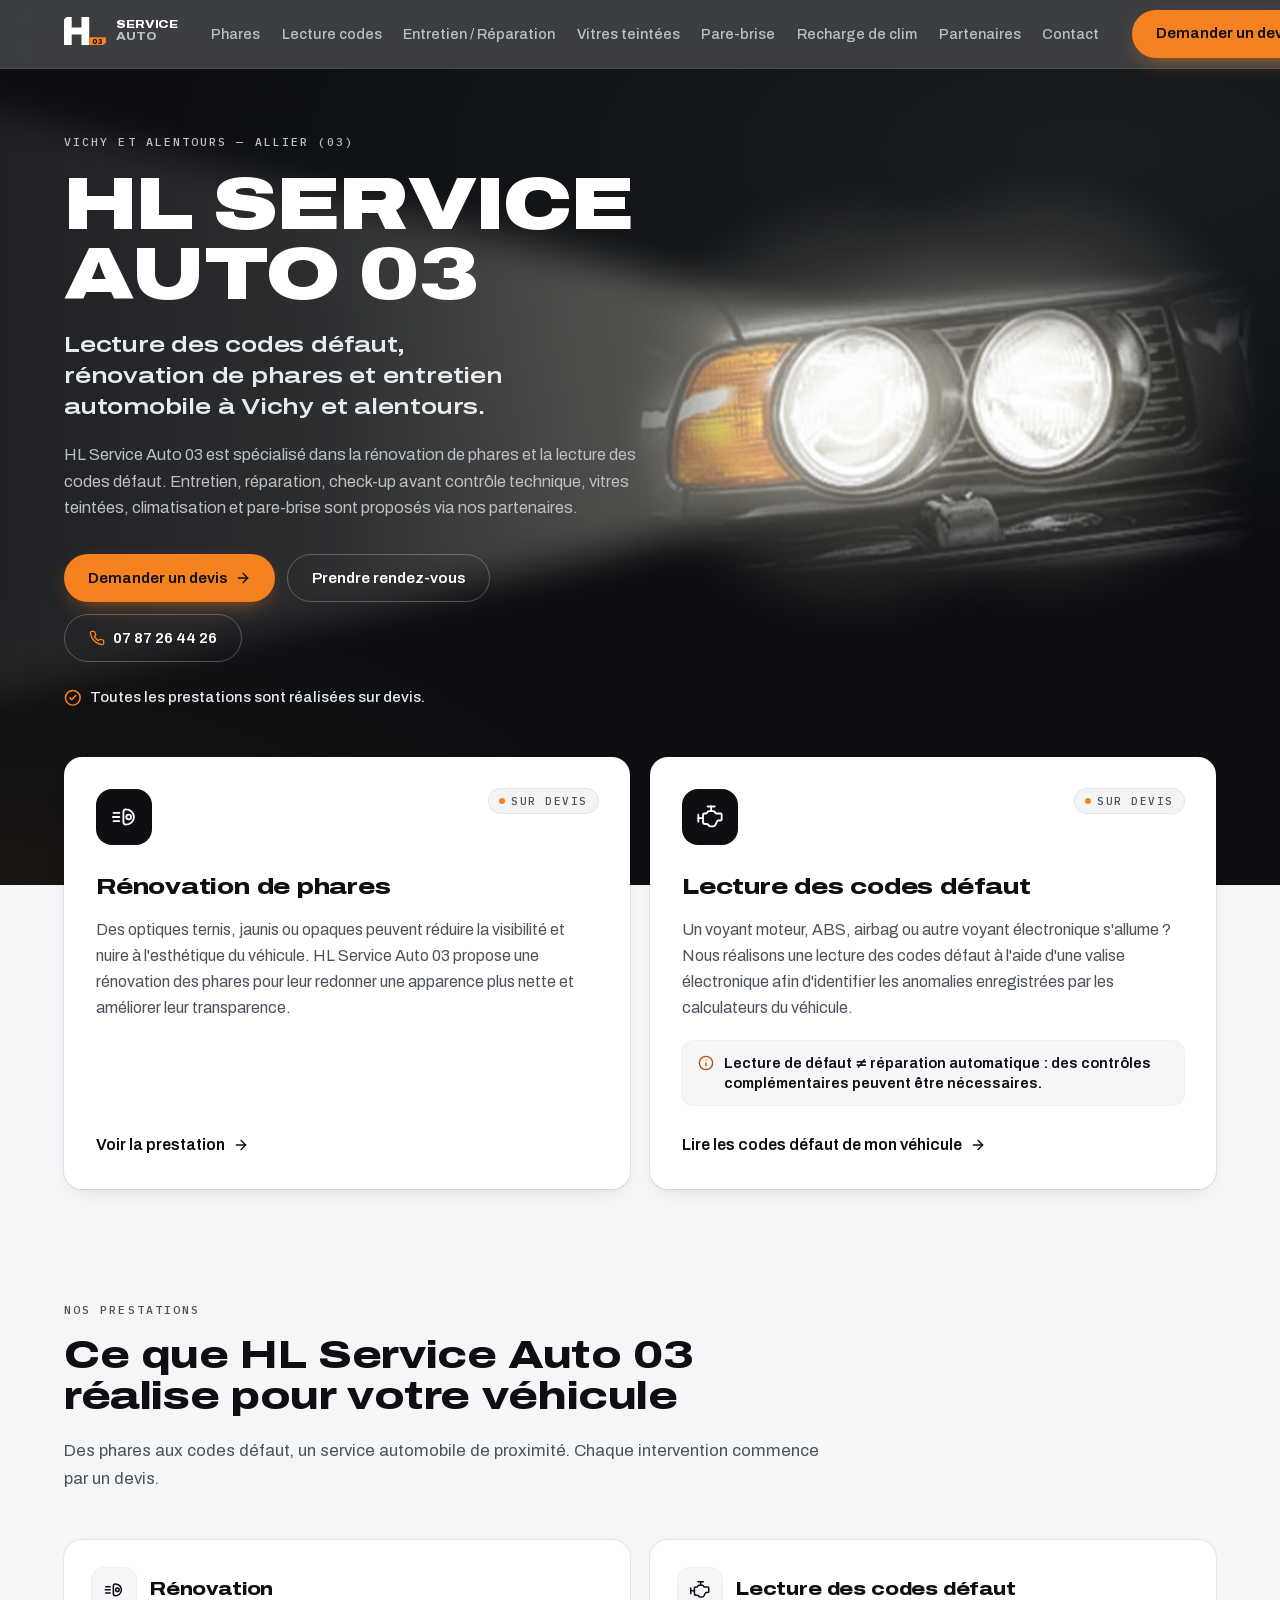
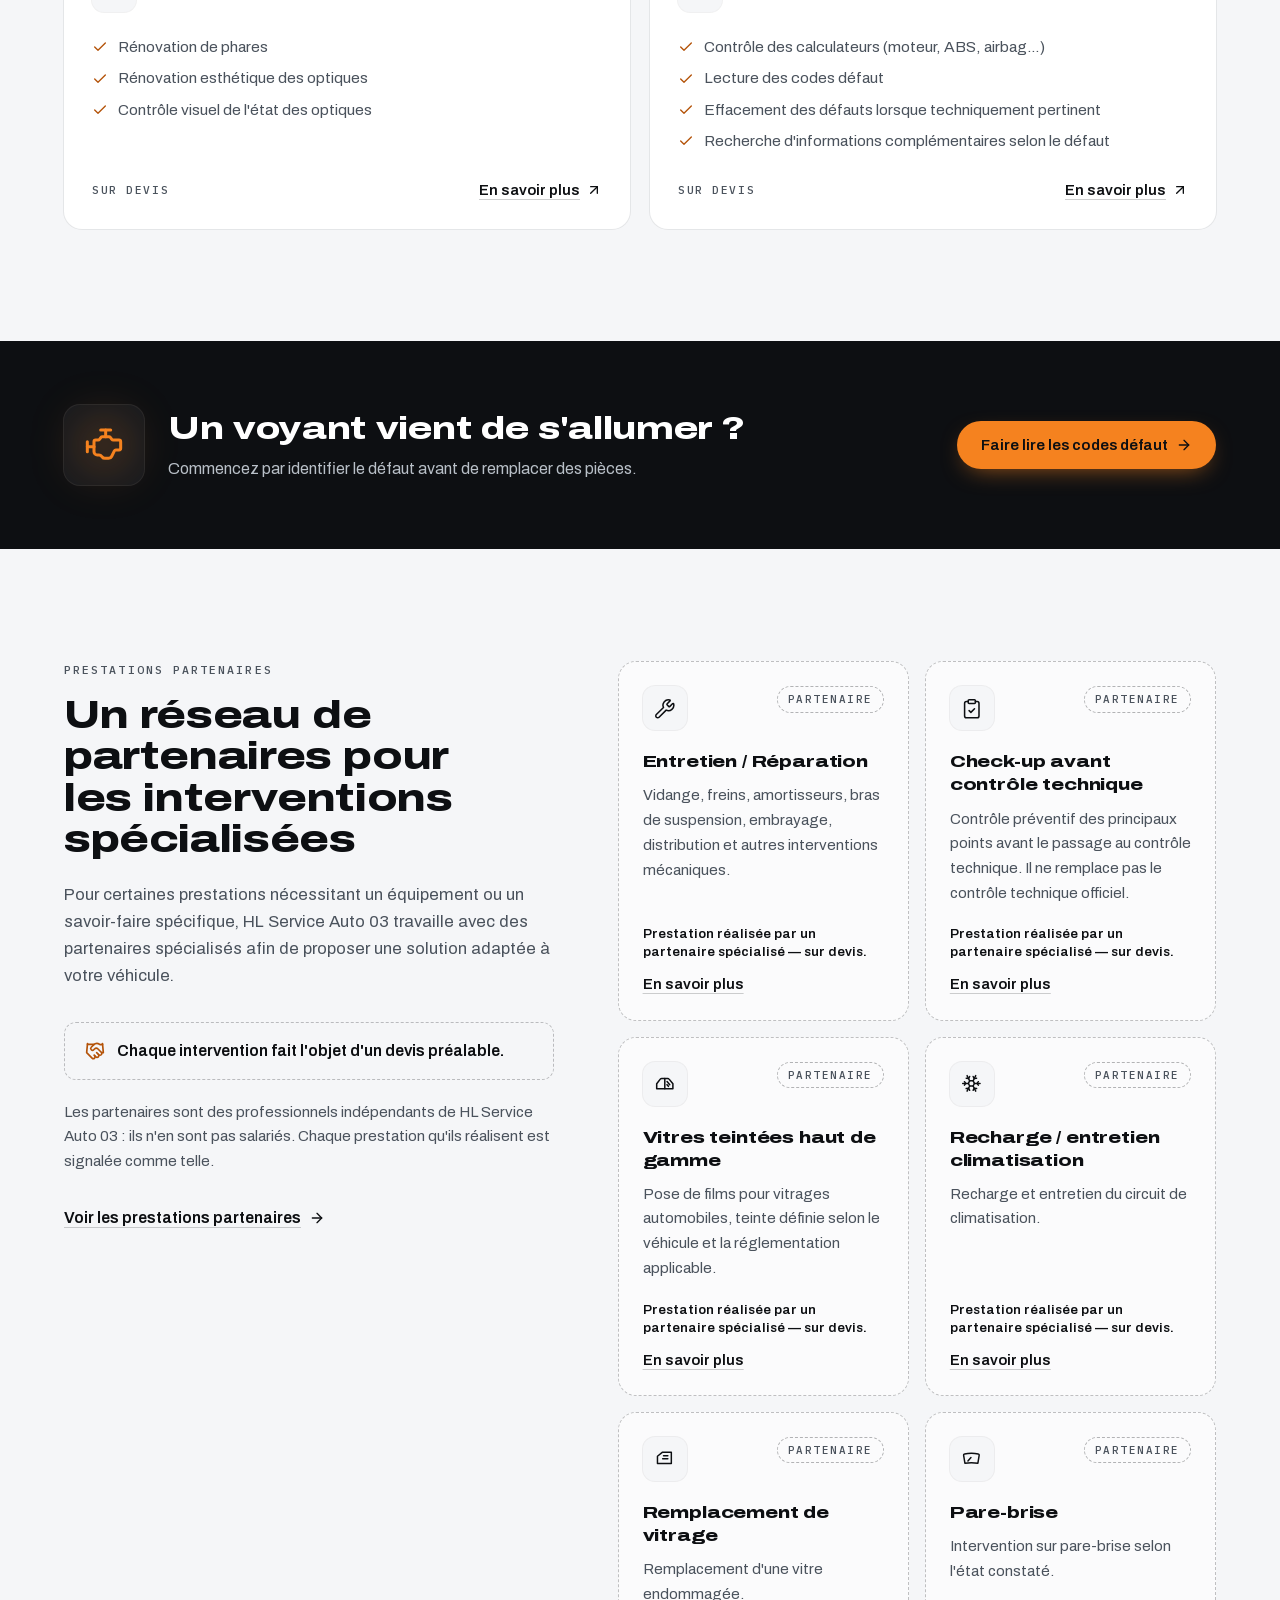
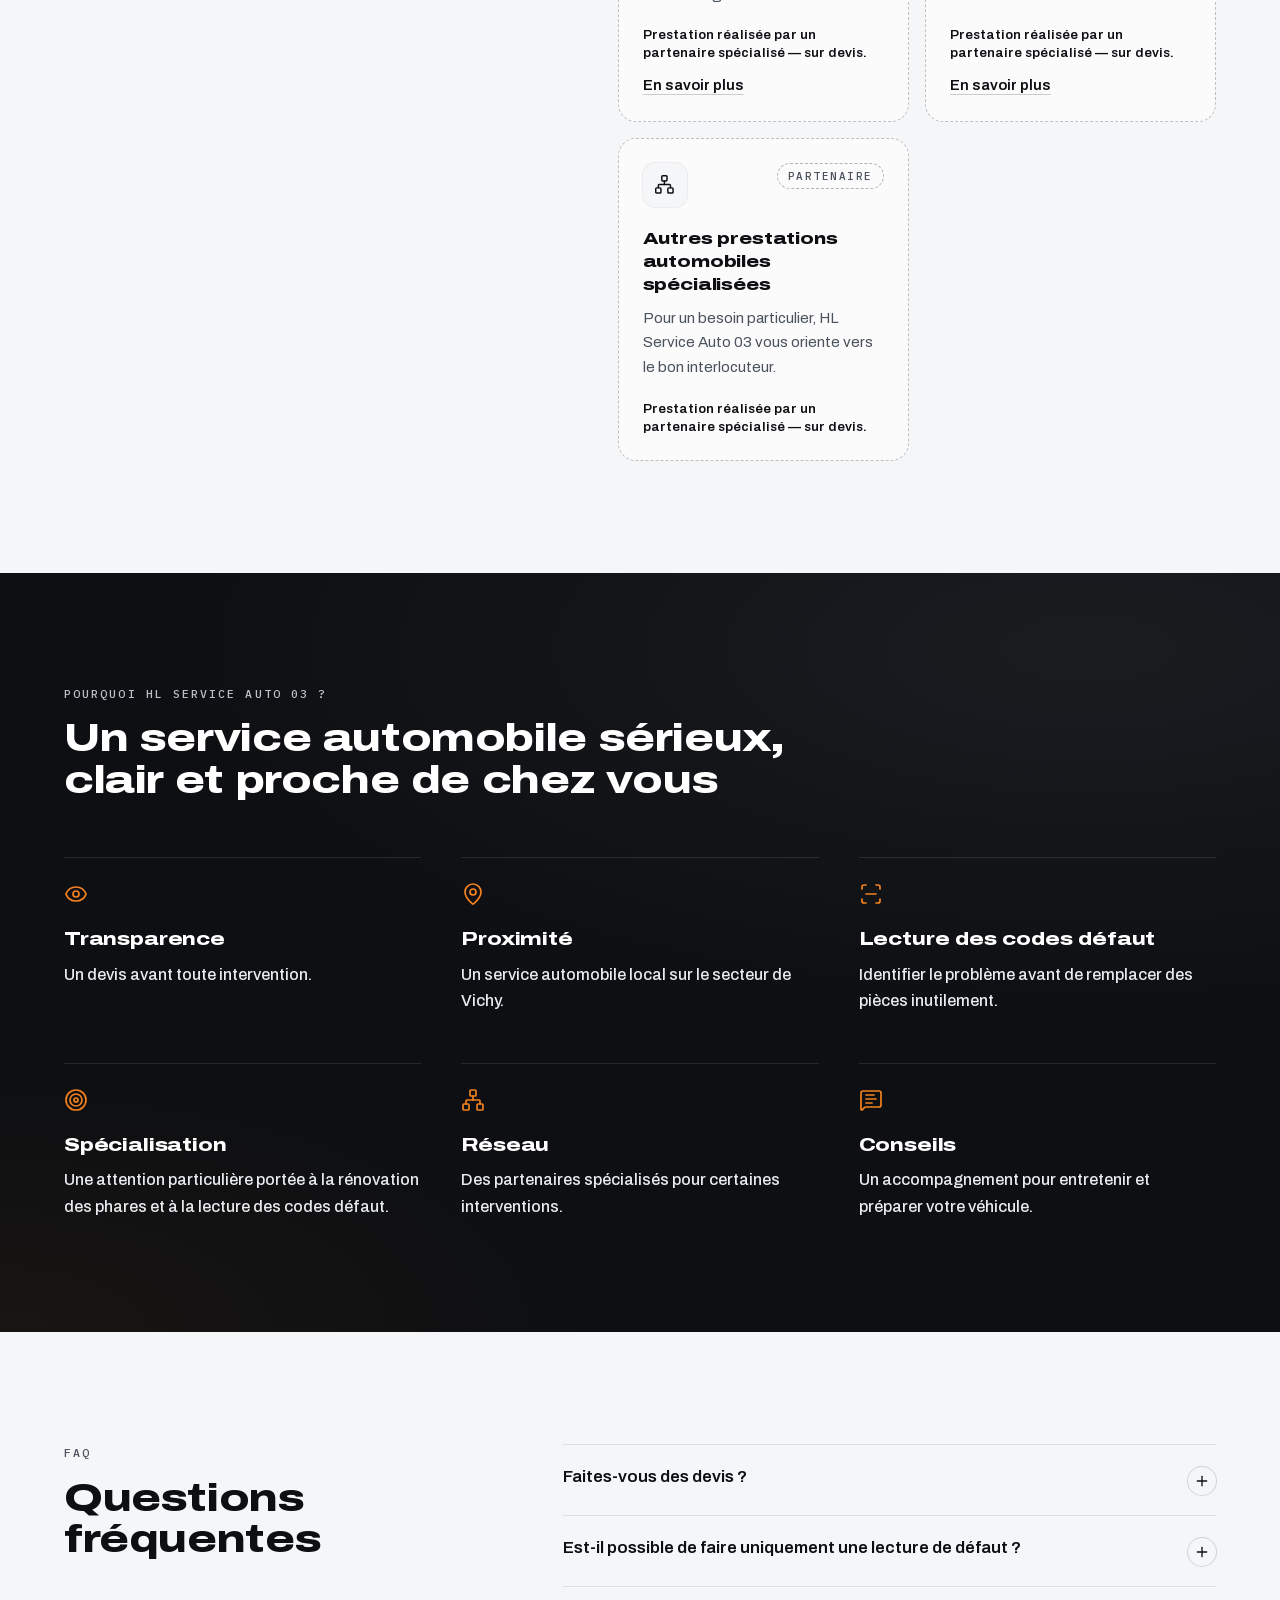
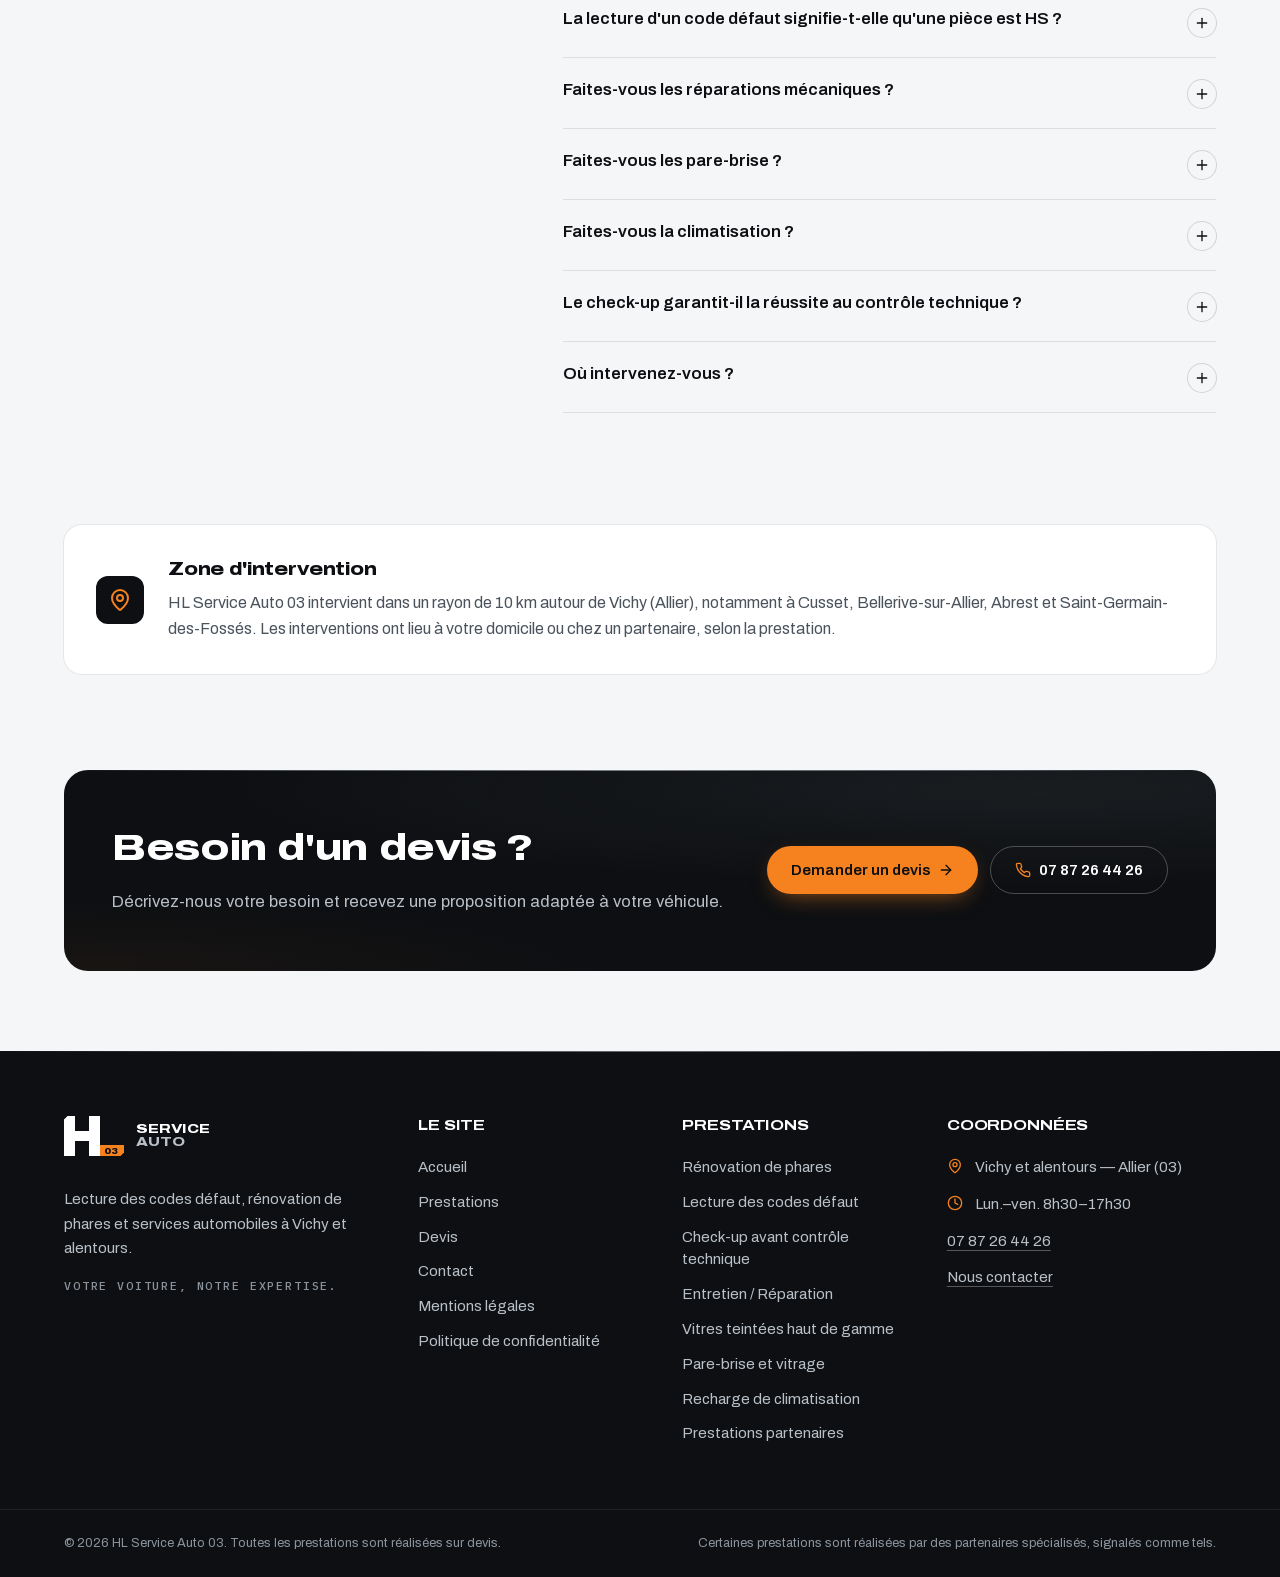
<file: index.html>
<!DOCTYPE html><html lang="fr" class="archivo_8c2be2a3-module__iX1fDW__variable ibm_plex_mono_992fec55-module__ID1hoq__variable" data-scroll-behavior="smooth"><head><meta charSet="utf-8"/><meta name="viewport" content="width=device-width, initial-scale=1"/><meta name="google-site-verification" content="a0N8LoDrwcLMwoKRk_DOuui53l1jz75ec1b_hbQ04Pc"/><link rel="preload" href="assets/media/21ca8f3f56c22ca2-s.p.14a9xpaqsbppk.woff2" as="font" crossorigin="" type="font/woff2"/><link rel="preload" href="assets/media/effe91970fc4db64-s.p.28xcb7557rbh2.woff2" as="font" crossorigin="" type="font/woff2"/><link rel="stylesheet" href="assets/1mr0bpzl0qhpt.css" data-precedence="next"/><meta name="theme-color" content="#0d0f12"/><meta name="color-scheme" content="light"/><title>HL Service Auto 03 | Rénovation de phares et codes défaut à Vichy</title><meta name="description" content="Rénovation de phares, lecture des codes défaut, check-up avant contrôle technique, entretien et mécanique à Vichy et alentours. Toutes les prestations sur devis."/><meta name="application-name" content="HL Service Auto 03"/><link rel="manifest" href="assets/manifest.webmanifest"/><meta name="robots" content="index, follow"/><meta name="googlebot" content="index, follow"/><link rel="canonical" href="https://hlservice-auto03.fr/"/><meta name="format-detection" content="telephone=no, address=no, email=no"/><meta property="og:title" content="HL Service Auto 03 | Rénovation de phares et codes défaut à Vichy"/><meta property="og:description" content="Rénovation de phares, lecture des codes défaut, check-up avant contrôle technique, entretien et mécanique à Vichy et alentours. Toutes les prestations sur devis."/><meta property="og:url" content="https://hlservice-auto03.fr/"/><meta property="og:site_name" content="HL Service Auto 03"/><meta property="og:locale" content="fr_FR"/><meta property="og:type" content="website"/><meta name="twitter:card" content="summary_large_image"/><meta name="twitter:title" content="HL Service Auto 03 | Rénovation de phares et codes défaut à Vichy"/><meta name="twitter:description" content="Rénovation de phares, lecture des codes défaut, check-up avant contrôle technique, entretien et mécanique à Vichy et alentours. Toutes les prestations sur devis."/><link rel="icon" href="assets/favicon.ico" sizes="48x48" type="image/x-icon"/><link rel="icon" href="assets/icon.svg" sizes="any" type="image/svg+xml"/><link rel="apple-touch-icon" href="assets/apple-icon.png" sizes="180x180" type="image/png"/><meta name="next-size-adjust" content=""/><style>
.e34{position:relative}
.e34 img{display:block;width:100%;height:auto}
.e34-blink{position:absolute;inset:0;background:radial-gradient(ellipse at 20% 48%,#ffd27a 0,#ff9a1f 14%,#ff7a00 30%);mix-blend-mode:screen;
clip-path:polygon(26.8% 24.6%,29.6% 24.2%,27.6% 28.5%,26.1% 32.4%,25% 37.1%,24.8% 48.8%,25.5% 58.6%,27% 64%,29.6% 69.1%,11.5% 70.7%,10.8% 60.5%,11.3% 52.7%,12.8% 38.3%,14.4% 32.4%,19.2% 28.1%);
animation:e34-blink .9s linear 2.2s infinite both}
.e34-blink-halo{position:absolute;left:20%;top:48%;width:46%;aspect-ratio:1;border-radius:50%;transform:translate(-50%,-50%);background:radial-gradient(circle,rgba(255,140,20,.55) 0,rgba(255,140,20,.16) 42%,transparent 68%);filter:blur(12px);mix-blend-mode:screen;animation:e34-blink .9s linear 2.2s infinite both}
@keyframes e34-blink{0%,6%{opacity:0}12%,50%{opacity:1}58%,to{opacity:0}}
.e34-pic{position:relative;
-webkit-mask-image:linear-gradient(to right,transparent 0,#000 26%,#000 78%,transparent 100%),linear-gradient(to bottom,transparent 0,#000 30%,#000 72%,transparent 100%);
mask-image:linear-gradient(to right,transparent 0,#000 26%,#000 78%,transparent 100%),linear-gradient(to bottom,transparent 0,#000 30%,#000 72%,transparent 100%);
-webkit-mask-composite:source-in;mask-composite:intersect}
@media (min-width:1024px){.e34{transform:scale(1.18);transform-origin:60% 50%}}
.e34-lamp,.e34-halo{position:absolute;aspect-ratio:1;border-radius:50%;transform:translate(-50%,-50%);mix-blend-mode:screen;opacity:0;animation:e34-on 1.5s ease-out .5s forwards}
.e34-lamp{width:25%;background:radial-gradient(circle,rgba(255,255,255,.95) 0,rgba(255,250,232,.8) 32%,rgba(255,243,210,.3) 58%,transparent 72%)}
.e34-halo{width:70%;background:radial-gradient(circle,rgba(255,246,220,.5) 0,rgba(255,246,220,.14) 40%,transparent 68%);filter:blur(14px)}
.e34-beam{position:absolute;right:48%;top:-127%;width:260%;height:340%;filter:blur(16px);mix-blend-mode:screen;opacity:0;transform-origin:100% 50%;animation:e34-beam-x 1.3s cubic-bezier(.25,1,.5,1) 1.5s forwards}
.e34-beam i{position:absolute;inset:0;background:linear-gradient(to left,rgba(255,246,220,.42),rgba(255,255,255,.12) 38%,transparent 88%);clip-path:polygon(100% 45%,0 4%,0 96%,100% 57%)}
@media (max-width:1023px){
.e34-beam{right:auto;left:-12%;top:44%;width:124%;height:520%;transform-origin:50% 0;animation-name:e34-beam-y}
.e34-beam i{background:linear-gradient(to bottom,rgba(255,246,220,.4),rgba(255,255,255,.1) 40%,transparent 90%);clip-path:polygon(28% 0,80% 0,100% 100%,0 100%)}
}
@keyframes e34-on{0%{opacity:0}8%{opacity:.9}14%{opacity:.15}22%{opacity:1}30%{opacity:.45}42%,to{opacity:1}}
@keyframes e34-beam-x{0%{opacity:0;transform:scaleX(.5)}35%{opacity:1}to{opacity:1;transform:scaleX(1)}}
@keyframes e34-beam-y{0%{opacity:0;transform:scaleY(.5)}35%{opacity:1}to{opacity:1;transform:scaleY(1)}}
@media (prefers-reduced-motion:reduce){.e34-lamp,.e34-halo,.e34-beam{opacity:1;animation:none;transform-origin:initial}.e34-lamp,.e34-halo{transform:translate(-50%,-50%)}.e34-blink,.e34-blink-halo{animation:none;opacity:0}}
</style><style>@media (min-width:1024px) and (max-width:1399px){header nav ul.gap-1 a{padding-left:.55rem;padding-right:.55rem}}</style><meta property="og:image" content="https://hlservice-auto03.fr/og-hlservice.jpg"/><meta property="og:image:width" content="1200"/><meta property="og:image:height" content="630"/><meta property="og:image:alt" content="HL Service Auto 03 — rénovation de phares et lecture des codes défaut à Vichy"/><meta name="twitter:image" content="https://hlservice-auto03.fr/og-hlservice.jpg"/><script type="application/ld+json">{"@context":"https://schema.org","@graph":[{"@type":"AutoRepair","@id":"https://hlservice-auto03.fr/#entreprise","name":"HL Service Auto 03","url":"https://hlservice-auto03.fr/","telephone":"+33787264426","email":"hlserviceauto03@gmail.com","image":"https://hlservice-auto03.fr/og-hlservice.jpg","logo":"https://hlservice-auto03.fr/assets/apple-icon.png","description":"Service automobile à Vichy et alentours (Allier), ouvert du lundi au vendredi de 8h30 à 17h30, spécialisé dans la rénovation de phares et la lecture des codes défaut (avec déplacement possible chez le client). Entretien, réparation, check-up avant contrôle technique, vitres teintées, climatisation et pare-brise via des partenaires spécialisés. Toutes les prestations sont réalisées sur devis.","address":{"@type":"PostalAddress","addressLocality":"Vichy","addressRegion":"Auvergne-Rhône-Alpes","addressCountry":"FR"},"areaServed":[{"@type":"City","name":"Vichy"},{"@type":"City","name":"Cusset"},{"@type":"City","name":"Bellerive-sur-Allier"},{"@type":"City","name":"Abrest"},{"@type":"City","name":"Saint-Germain-des-Fossés"},{"@type":"AdministrativeArea","name":"Allier (03)"}],"founder":{"@type":"Person","name":"Hervé Lombardo"},"openingHoursSpecification":[{"@type":"OpeningHoursSpecification","dayOfWeek":["Monday","Tuesday","Wednesday","Thursday","Friday"],"opens":"08:30","closes":"17:30"}],"knowsAbout":["Rénovation de phares","Lecture des codes défaut","Valise électronique automobile","Voyant moteur","Entretien automobile"],"hasOfferCatalog":{"@type":"OfferCatalog","name":"Prestations HL Service Auto 03","itemListElement":[{"@type":"Offer","itemOffered":{"@id":"https://hlservice-auto03.fr/renovation-phares.html#service"}},{"@type":"Offer","itemOffered":{"@id":"https://hlservice-auto03.fr/diagnostic-auto.html#service"}},{"@type":"Offer","itemOffered":{"@id":"https://hlservice-auto03.fr/entretien-mecanique.html#service"}},{"@type":"Offer","itemOffered":{"@id":"https://hlservice-auto03.fr/vitres-teintees.html#service"}},{"@type":"Offer","itemOffered":{"@id":"https://hlservice-auto03.fr/recharge-clim.html#service"}},{"@type":"Offer","itemOffered":{"@id":"https://hlservice-auto03.fr/pare-brise.html#service"}}]}},{"@type":"WebSite","@id":"https://hlservice-auto03.fr/#site","url":"https://hlservice-auto03.fr/","name":"HL Service Auto 03","inLanguage":"fr-FR","publisher":{"@id":"https://hlservice-auto03.fr/#entreprise"}},{"@type":"WebPage","@id":"https://hlservice-auto03.fr/#webpage","url":"https://hlservice-auto03.fr/","name":"HL Service Auto 03 | Rénovation de phares et codes défaut à Vichy","description":"Rénovation de phares, lecture des codes défaut, check-up avant contrôle technique, entretien et mécanique à Vichy et alentours. Toutes les prestations sur devis.","inLanguage":"fr-FR","isPartOf":{"@id":"https://hlservice-auto03.fr/#site"},"about":{"@id":"https://hlservice-auto03.fr/#entreprise"},"dateModified":"2026-10-09"},{"@type":"FAQPage","@id":"https://hlservice-auto03.fr/#faq","mainEntity":[{"@type":"Question","name":"Faites-vous des devis ?","acceptedAnswer":{"@type":"Answer","text":"Oui. Toutes les prestations sont réalisées après établissement d'un devis."}},{"@type":"Question","name":"Faites-vous les réparations mécaniques ?","acceptedAnswer":{"@type":"Answer","text":"Certaines interventions sont proposées sur devis, via un partenaire spécialisé."}},{"@type":"Question","name":"Faites-vous les pare-brise ?","acceptedAnswer":{"@type":"Answer","text":"Les prestations de vitrage et pare-brise peuvent être réalisées via des partenaires spécialisés."}},{"@type":"Question","name":"Faites-vous la climatisation ?","acceptedAnswer":{"@type":"Answer","text":"Des prestations liées à la climatisation peuvent être proposées via un partenaire spécialisé."}},{"@type":"Question","name":"Où intervenez-vous ?","acceptedAnswer":{"@type":"Answer","text":"HL Service Auto 03 intervient sur le secteur de Vichy et alentours, du lundi au vendredi de 8h30 à 17h30. La lecture des codes défaut et le pare-brise peuvent être réalisés chez vous."}}]}]}</script><script defer src="https://cloud.umami.is/script.js" data-website-id="69b320fe-6316-4dba-9961-7a17dd2dff12" data-domains="hlservice-auto03.fr"></script></head><body class="has-mobile-bar flex min-h-dvh flex-col antialiased"><div hidden=""><!--$--><!--/$--></div><a href="#contenu" class="sr-only z-50 rounded-pill bg-amber px-5 py-3 font-semibold text-ink focus:not-sr-only focus:fixed focus:left-4 focus:top-4">Aller au contenu</a><header class="sticky top-0 z-40 border-b border-white/[0.08] bg-ink/90 backdrop-blur-md supports-[backdrop-filter]:bg-ink/80"><div class="mx-auto w-full max-w-[76rem] px-5 sm:px-8 flex h-[4.25rem] items-center justify-between gap-6"><a class="shrink-0 rounded-md" aria-label="HL Service Auto 03 — accueil" href="./"><span class="inline-flex items-center gap-2.5"><svg viewBox="0 0 120 80" class="h-7 w-auto" aria-hidden="true" focusable="false"><polygon points="7,0 22,0 22,30 50,30 50,0 72,0 72,80 50,80 50,50 22,50 22,80 0,80 0,7" class="fill-white"></polygon><polygon points="72,58 120,58 120,73 113,80 72,80" class="fill-amber"></polygon><text x="94" y="76" text-anchor="middle" font-family="Archivo, Arial Black, sans-serif" font-weight="900" font-size="19" fill="#0D0F12">03</text></svg><span aria-hidden="true" class="font-display font-extrabold uppercase leading-[1.05] text-[0.66rem] tracking-[0.26em] text-white">Service<!-- --> <span class="block text-mist">Auto</span></span><span class="sr-only">HL Service Auto 03</span></span></a><nav aria-label="Navigation principale" class="hidden xl:block"><ul class="flex items-center gap-1"><li><a class="relative whitespace-nowrap rounded-md px-3 py-2 text-[0.9rem] font-medium transition-colors text-mist hover:text-white" href="renovation-phares.html">Phares</a></li><li><a class="relative whitespace-nowrap rounded-md px-3 py-2 text-[0.9rem] font-medium transition-colors text-mist hover:text-white" href="diagnostic-auto.html">Lecture codes</a></li><li><a class="relative whitespace-nowrap rounded-md px-3 py-2 text-[0.9rem] font-medium transition-colors text-mist hover:text-white" href="entretien-mecanique.html">Entretien / Réparation</a></li><li><a class="relative whitespace-nowrap rounded-md px-3 py-2 text-[0.9rem] font-medium transition-colors text-mist hover:text-white" href="vitres-teintees.html">Vitres teintées</a></li><li><a class="relative whitespace-nowrap rounded-md px-3 py-2 text-[0.9rem] font-medium transition-colors text-mist hover:text-white" href="pare-brise.html">Pare-brise</a></li><li><a class="relative whitespace-nowrap rounded-md px-3 py-2 text-[0.9rem] font-medium transition-colors text-mist hover:text-white" href="recharge-clim.html">Recharge de clim</a></li><li><a class="relative whitespace-nowrap rounded-md px-3 py-2 text-[0.9rem] font-medium transition-colors text-mist hover:text-white" href="prestations-partenaires.html">Partenaires</a></li><li><a class="relative whitespace-nowrap rounded-md px-3 py-2 text-[0.9rem] font-medium transition-colors text-mist hover:text-white" href="contact.html">Contact</a></li></ul></nav><div class="flex items-center gap-2"><div class="hidden lg:block"><a class="group inline-flex min-h-12 items-center justify-center gap-2 rounded-pill px-6 text-[0.95rem] font-semibold transition-[background-color,color,border-color,transform,box-shadow] duration-200 ease-out active:scale-[0.98] bg-amber text-ink shadow-[0_8px_24px_-10px_rgb(245_130_31/0.7)] hover:bg-amber-soft min-h-11 whitespace-nowrap px-5 text-sm" data-umami-event="Clic devis" data-umami-event-emplacement="en-tete" href="devis.html">Demander un devis</a></div><div class="xl:hidden"><button type="button" aria-expanded="false" aria-controls="_R_ulb_" class="inline-flex size-11 items-center justify-center rounded-pill border border-white/15 text-white transition-colors hover:border-white/40"><svg xmlns="http://www.w3.org/2000/svg" width="24" height="24" viewBox="0 0 24 24" fill="none" stroke="currentColor" stroke-width="2" stroke-linecap="round" stroke-linejoin="round" class="lucide lucide-menu size-5" aria-hidden="true"><path d="M4 5h16"></path><path d="M4 12h16"></path><path d="M4 19h16"></path></svg><span class="sr-only">Ouvrir le menu</span></button><div id="_R_ulb_" hidden="" class="fixed inset-x-0 bottom-0 top-[4.25rem] z-40 overflow-y-auto bg-ink px-5 pb-28 pt-6"><nav aria-label="Navigation mobile"><ul class="divide-y divide-white/[0.08] border-y border-white/[0.08]"><li><a aria-current="page" class="font-display flex items-center justify-between py-4 text-lg font-bold text-white" href="./">Accueil<span aria-hidden="true" class="size-2 rounded-full bg-amber"></span></a></li><li><a class="font-display flex items-center justify-between py-4 text-lg font-bold text-silver" href="renovation-phares.html">Phares</a></li><li><a class="font-display flex items-center justify-between py-4 text-lg font-bold text-silver" href="diagnostic-auto.html">Lecture des codes défaut</a></li><li><a class="font-display flex items-center justify-between py-4 text-lg font-bold text-silver" href="entretien-mecanique.html">Entretien / Réparation</a></li><li><a class="font-display flex items-center justify-between py-4 text-lg font-bold text-silver" href="vitres-teintees.html">Vitres teintées</a></li><li><a class="font-display flex items-center justify-between py-4 text-lg font-bold text-silver" href="pare-brise.html">Pare-brise</a></li><li><a class="font-display flex items-center justify-between py-4 text-lg font-bold text-silver" href="recharge-clim.html">Recharge de clim</a></li><li><a class="font-display flex items-center justify-between py-4 text-lg font-bold text-silver" href="prestations-partenaires.html">Partenaires</a></li><li><a class="font-display flex items-center justify-between py-4 text-lg font-bold text-silver" href="contact.html">Contact</a></li></ul></nav><div class="mt-8 grid gap-3"><a class="group inline-flex min-h-12 items-center justify-center gap-2 rounded-pill px-6 text-[0.95rem] font-semibold transition-[background-color,color,border-color,transform,box-shadow] duration-200 ease-out active:scale-[0.98] bg-amber text-ink shadow-[0_8px_24px_-10px_rgb(245_130_31/0.7)] hover:bg-amber-soft w-full" data-umami-event="Clic devis" data-umami-event-emplacement="en-tete" href="devis.html">Demander un devis</a></div><p class="mt-8 text-sm text-metal">Vichy et alentours — Allier (03)</p></div></div></div></div></header><main id="contenu" class="flex-1"><section aria-labelledby="hero-title" class="bg-ink-grain relative isolate overflow-hidden"><div class="mx-auto w-full max-w-[76rem] px-5 sm:px-8 relative grid items-center gap-2 pb-36 pt-4 sm:gap-6 sm:pt-14 lg:min-h-[38rem] lg:grid-cols-[1.05fr_1fr] lg:gap-4 lg:pb-44 lg:pt-16"><div class="pointer-events-none relative mt-6 lg:order-2 lg:mt-0"><div class="e34"><div class="e34-pic"><img fetchpriority="high" decoding="async" src="assets/phare-e34.jpg" alt="Phares avant d'une BMW Série 5 E34 noire" width="548" height="256"><span class="e34-blink"></span></div><span class="e34-blink-halo"></span><span class="e34-halo" style="left:38.3%;top:46%"></span><span class="e34-halo" style="left:67.5%;top:40%"></span><span class="e34-lamp" style="left:38.3%;top:46%"></span><span class="e34-lamp" style="left:67.5%;top:40%"></span><span class="e34-beam" aria-hidden="true"><i></i></span></div></div><div class="relative z-10 lg:order-1"><p class="font-mono text-[0.72rem] font-medium uppercase tracking-[0.18em] text-mist">Vichy et alentours — Allier (03)</p><h1 id="hero-title" class="font-display mt-5 text-[2.9rem] font-black uppercase leading-[0.95] text-white sm:text-[4.2rem] lg:text-[4.6rem]">HL Service Auto 03<span class="sr-only"> : </span><span style="text-transform:none" class="block font-display text-balance mt-5 max-w-xl text-[1.08rem] font-semibold leading-snug text-silver sm:text-[1.4rem]">Lecture des codes défaut, rénovation de phares et entretien automobile à Vichy et alentours.</span></h1><p class="text-pretty mt-5 max-w-xl text-[1.02rem] leading-relaxed text-mist">HL Service Auto 03 est spécialisé dans la rénovation de phares et la lecture des codes défaut. Entretien, réparation, check-up avant contrôle technique, vitres teintées, climatisation et pare-brise sont proposés via nos partenaires.</p><div class="mt-8 flex flex-col gap-3 sm:flex-row" style="flex-wrap:wrap"><a style="white-space:nowrap" class="group inline-flex min-h-12 items-center justify-center gap-2 rounded-pill px-6 text-[0.95rem] font-semibold transition-[background-color,color,border-color,transform,box-shadow] duration-200 ease-out active:scale-[0.98] bg-amber text-ink shadow-[0_8px_24px_-10px_rgb(245_130_31/0.7)] hover:bg-amber-soft" data-umami-event="Clic devis" data-umami-event-emplacement="contenu" href="devis.html">Demander un devis<svg xmlns="http://www.w3.org/2000/svg" width="24" height="24" viewBox="0 0 24 24" fill="none" stroke="currentColor" stroke-width="2" stroke-linecap="round" stroke-linejoin="round" class="lucide lucide-arrow-right size-4 transition-transform duration-200 ease-out group-hover:translate-x-0.5" aria-hidden="true"><path d="M5 12h14"></path><path d="m12 5 7 7-7 7"></path></svg></a><a style="white-space:nowrap" class="group inline-flex min-h-12 items-center justify-center gap-2 rounded-pill px-6 text-[0.95rem] font-semibold transition-[background-color,color,border-color,transform,box-shadow] duration-200 ease-out active:scale-[0.98] border border-white/25 text-white hover:border-white/60 hover:bg-white/5" href="contact.html?objet=rendez-vous#formulaire">Prendre rendez-vous</a><a style="white-space:nowrap" class="group inline-flex min-h-12 items-center justify-center gap-2 rounded-pill px-6 text-[0.95rem] font-semibold transition-[background-color,color,border-color,transform,box-shadow] duration-200 ease-out active:scale-[0.98] border border-white/25 text-white hover:border-white/60 hover:bg-white/5" data-umami-event="Appel" data-umami-event-emplacement="contenu" href="tel:+33787264426"><svg xmlns="http://www.w3.org/2000/svg" width="24" height="24" viewBox="0 0 24 24" fill="none" stroke="currentColor" stroke-width="2" stroke-linecap="round" stroke-linejoin="round" class="size-4 text-amber" aria-hidden="true"><path d="M22 16.92v3a2 2 0 0 1-2.18 2 19.79 19.79 0 0 1-8.63-3.07 19.5 19.5 0 0 1-6-6 19.79 19.79 0 0 1-3.07-8.67A2 2 0 0 1 4.11 2h3a2 2 0 0 1 2 1.72 12.84 12.84 0 0 0 .7 2.81 2 2 0 0 1-.45 2.11L8.09 9.91a16 16 0 0 0 6 6l1.27-1.27a2 2 0 0 1 2.11-.45 12.84 12.84 0 0 0 2.81.7A2 2 0 0 1 22 16.92z"></path></svg>07 87 26 44 26</a></div><p class="mt-6 flex items-center gap-2 text-[0.95rem] font-medium text-silver"><svg xmlns="http://www.w3.org/2000/svg" width="24" height="24" viewBox="0 0 24 24" fill="none" stroke="currentColor" stroke-width="2" stroke-linecap="round" stroke-linejoin="round" class="lucide lucide-circle-check lucide-check-circle-2 size-[1.1rem] shrink-0 text-amber" aria-hidden="true"><circle cx="12" cy="12" r="10"></circle><path d="m16 9-5.5 5.5L8 12"></path></svg>Toutes les prestations sont réalisées sur devis.</p></div></div></section><section aria-labelledby="specialites-title" class="relative z-10 -mt-24 lg:-mt-32"><h2 id="specialites-title" class="sr-only">Nos deux spécialités</h2><div class="mx-auto w-full max-w-[76rem] px-5 sm:px-8"><ul class="grid gap-5 lg:grid-cols-2"><li class="reveal h-full"><article class="group relative flex h-full flex-col rounded-card bg-white p-7 shadow-card ring-1 ring-ink/[0.06] transition-[box-shadow,transform] duration-300 ease-out hover:-translate-y-0.5 hover:shadow-card-hover sm:p-8"><div class="flex items-start justify-between gap-4"><span class="inline-flex size-14 items-center justify-center rounded-2xl bg-ink text-white"><svg width="24" height="24" viewBox="0 0 24 24" fill="none" stroke="currentColor" stroke-width="1.6" stroke-linecap="round" stroke-linejoin="round" class="size-7" aria-hidden="true"><path d="M13.5 5.5c4 0 7 2.9 7 6.5s-3 6.5-7 6.5c-1.4 0-2-.8-2-2.4V7.9c0-1.6.6-2.4 2-2.4Z"></path><circle cx="16" cy="12" r="2"></circle><path d="M8 8.5H3"></path><path d="M8 12H2.5"></path><path d="M8 15.5H3"></path></svg></span><span class="inline-flex items-center gap-1.5 rounded-pill px-2.5 py-1 font-mono text-[0.68rem] font-medium uppercase tracking-[0.14em] bg-ink/[0.045] text-slate ring-1 ring-ink/10"><span aria-hidden="true" class="size-1.5 rounded-full bg-amber"></span>Sur devis</span></div><h3 class="font-display text-balance mt-7 text-[1.4rem] font-extrabold leading-tight text-ink">Rénovation de phares</h3><p class="text-pretty mt-4 leading-relaxed text-slate">Des optiques ternis, jaunis ou opaques peuvent réduire la visibilité et nuire à l&#x27;esthétique du véhicule. HL Service Auto 03 propose une rénovation des phares pour leur redonner une apparence plus nette et améliorer leur transparence.</p><div class="mt-auto pt-7"><a class="inline-flex items-center gap-2 font-semibold text-ink transition-colors after:absolute after:inset-0 after:rounded-card hover:text-amber-deep" href="renovation-phares.html">Voir la prestation<svg xmlns="http://www.w3.org/2000/svg" width="24" height="24" viewBox="0 0 24 24" fill="none" stroke="currentColor" stroke-width="2" stroke-linecap="round" stroke-linejoin="round" class="lucide lucide-arrow-right size-4 transition-transform duration-200 ease-out group-hover:translate-x-1" aria-hidden="true"><path d="M5 12h14"></path><path d="m12 5 7 7-7 7"></path></svg></a></div></article></li><li class="reveal h-full" style="--reveal-delay:80ms"><article class="group relative flex h-full flex-col rounded-card bg-white p-7 shadow-card ring-1 ring-ink/[0.06] transition-[box-shadow,transform] duration-300 ease-out hover:-translate-y-0.5 hover:shadow-card-hover sm:p-8"><div class="flex items-start justify-between gap-4"><span class="inline-flex size-14 items-center justify-center rounded-2xl bg-ink text-white"><svg xmlns="http://www.w3.org/2000/svg" width="24" height="24" viewBox="0 0 24 24" fill="none" stroke="currentColor" stroke-width="1.6" stroke-linecap="round" stroke-linejoin="round" class="lucide lucide-engine size-7" aria-hidden="true"><path d="M10 3h6"></path><path d="M13 3v4"></path><path d="M2 10v6"></path><path d="M2 13h4"></path><path d="M6 16a2 2 0 002 2h1a2 2 0 011.6.8l.3.4a2 2 0 001.6.8h2.264a2 2 0 001.789-1.106l1.67-3.341a1 1 0 01.895-.553H21a1 1 0 001-1v-4a1 1 0 00-1-1h-3.5a1 1 0 01-.8-.4l-.9-1.2A1 1 0 0015 7h-4a1 1 0 00-.8.4l-.9 1.2a1 1 0 01-.8.4H7a1 1 0 00-1 1z"></path></svg></span><span class="inline-flex items-center gap-1.5 rounded-pill px-2.5 py-1 font-mono text-[0.68rem] font-medium uppercase tracking-[0.14em] bg-ink/[0.045] text-slate ring-1 ring-ink/10"><span aria-hidden="true" class="size-1.5 rounded-full bg-amber"></span>Sur devis</span></div><h3 class="font-display text-balance mt-7 text-[1.4rem] font-extrabold leading-tight text-ink">Lecture des codes défaut</h3><p class="text-pretty mt-4 leading-relaxed text-slate">Un voyant moteur, ABS, airbag ou autre voyant électronique s&#x27;allume ? Nous réalisons une lecture des codes défaut à l&#x27;aide d&#x27;une valise électronique afin d&#x27;identifier les anomalies enregistrées par les calculateurs du véhicule.</p><p class="mt-5 flex gap-2.5 rounded-xl bg-paper px-4 py-3 text-[0.92rem] font-semibold leading-snug text-ink ring-1 ring-ink/[0.06]"><svg xmlns="http://www.w3.org/2000/svg" width="24" height="24" viewBox="0 0 24 24" fill="none" stroke="currentColor" stroke-width="2" stroke-linecap="round" stroke-linejoin="round" class="lucide lucide-info mt-0.5 size-4 shrink-0 text-amber-deep" aria-hidden="true"><circle cx="12" cy="12" r="10"></circle><path d="M12 16v-4"></path><path d="M12 8h.01"></path></svg>Lecture de défaut ≠ réparation automatique : des contrôles complémentaires peuvent être nécessaires.</p><div class="mt-auto pt-7"><a class="inline-flex items-center gap-2 font-semibold text-ink transition-colors after:absolute after:inset-0 after:rounded-card hover:text-amber-deep" href="diagnostic-auto.html">Lire les codes défaut de mon véhicule<svg xmlns="http://www.w3.org/2000/svg" width="24" height="24" viewBox="0 0 24 24" fill="none" stroke="currentColor" stroke-width="2" stroke-linecap="round" stroke-linejoin="round" class="lucide lucide-arrow-right size-4 transition-transform duration-200 ease-out group-hover:translate-x-1" aria-hidden="true"><path d="M5 12h14"></path><path d="m12 5 7 7-7 7"></path></svg></a></div></article></li></ul></div></section><section id="prestations" aria-labelledby="prestations-title" class="py-20 sm:py-28"><div class="mx-auto w-full max-w-[76rem] px-5 sm:px-8"><div class="max-w-3xl"><p class="font-mono text-[0.72rem] font-medium uppercase tracking-[0.18em] text-slate mb-4">Nos prestations</p><h2 id="prestations-title" class="font-display text-balance text-[1.85rem] font-extrabold leading-[1.08] sm:text-[2.4rem] text-ink">Ce que HL Service Auto 03 réalise pour votre véhicule</h2><p class="text-pretty mt-5 text-[1.05rem] leading-relaxed text-slate">Des phares aux codes défaut, un service automobile de proximité. Chaque intervention commence par un devis.</p></div><ul class="mt-12 grid gap-5 md:grid-cols-2"><li class="reveal h-full"><article class="flex h-full flex-col rounded-card bg-white p-7 ring-1 ring-ink/[0.07]"><div class="flex items-center gap-3.5"><span class="inline-flex size-11 items-center justify-center rounded-xl bg-paper text-ink ring-1 ring-ink/[0.06]"><svg width="24" height="24" viewBox="0 0 24 24" fill="none" stroke="currentColor" stroke-width="1.7" stroke-linecap="round" stroke-linejoin="round" class="size-[1.35rem]" aria-hidden="true"><path d="M13.5 5.5c4 0 7 2.9 7 6.5s-3 6.5-7 6.5c-1.4 0-2-.8-2-2.4V7.9c0-1.6.6-2.4 2-2.4Z"></path><circle cx="16" cy="12" r="2"></circle><path d="M8 8.5H3"></path><path d="M8 12H2.5"></path><path d="M8 15.5H3"></path></svg></span><h3 class="font-display text-[1.1rem] font-extrabold leading-tight text-ink">Rénovation</h3></div><ul class="mt-6 space-y-2.5"><li class="flex gap-2.5 text-[0.97rem] leading-snug text-slate"><svg xmlns="http://www.w3.org/2000/svg" width="24" height="24" viewBox="0 0 24 24" fill="none" stroke="currentColor" stroke-width="2" stroke-linecap="round" stroke-linejoin="round" class="lucide lucide-check mt-[0.2rem] size-4 shrink-0 text-amber-deep" aria-hidden="true"><path d="M20 6 9 17l-5-5"></path></svg>Rénovation de phares</li><li class="flex gap-2.5 text-[0.97rem] leading-snug text-slate"><svg xmlns="http://www.w3.org/2000/svg" width="24" height="24" viewBox="0 0 24 24" fill="none" stroke="currentColor" stroke-width="2" stroke-linecap="round" stroke-linejoin="round" class="lucide lucide-check mt-[0.2rem] size-4 shrink-0 text-amber-deep" aria-hidden="true"><path d="M20 6 9 17l-5-5"></path></svg>Rénovation esthétique des optiques</li><li class="flex gap-2.5 text-[0.97rem] leading-snug text-slate"><svg xmlns="http://www.w3.org/2000/svg" width="24" height="24" viewBox="0 0 24 24" fill="none" stroke="currentColor" stroke-width="2" stroke-linecap="round" stroke-linejoin="round" class="lucide lucide-check mt-[0.2rem] size-4 shrink-0 text-amber-deep" aria-hidden="true"><path d="M20 6 9 17l-5-5"></path></svg>Contrôle visuel de l&#x27;état des optiques</li></ul><div class="mt-auto flex items-center justify-between gap-4 pt-7"><span class="font-mono text-[0.7rem] uppercase tracking-[0.14em] text-slate">Sur devis</span><a class="inline-flex items-center gap-1.5 text-[0.92rem] font-semibold text-ink underline decoration-ink/20 underline-offset-4 transition-colors hover:text-amber-deep hover:decoration-amber-deep/40" href="renovation-phares.html">En savoir plus<span class="sr-only"> : <!-- -->Rénovation</span><svg xmlns="http://www.w3.org/2000/svg" width="24" height="24" viewBox="0 0 24 24" fill="none" stroke="currentColor" stroke-width="2" stroke-linecap="round" stroke-linejoin="round" class="lucide lucide-arrow-up-right size-4" aria-hidden="true"><path d="M7 7h10v10"></path><path d="M7 17 17 7"></path></svg></a></div></article></li><li class="reveal h-full" style="--reveal-delay:70ms"><article class="flex h-full flex-col rounded-card bg-white p-7 ring-1 ring-ink/[0.07]"><div class="flex items-center gap-3.5"><span class="inline-flex size-11 items-center justify-center rounded-xl bg-paper text-ink ring-1 ring-ink/[0.06]"><svg xmlns="http://www.w3.org/2000/svg" width="24" height="24" viewBox="0 0 24 24" fill="none" stroke="currentColor" stroke-width="1.7" stroke-linecap="round" stroke-linejoin="round" class="lucide lucide-engine size-[1.35rem]" aria-hidden="true"><path d="M10 3h6"></path><path d="M13 3v4"></path><path d="M2 10v6"></path><path d="M2 13h4"></path><path d="M6 16a2 2 0 002 2h1a2 2 0 011.6.8l.3.4a2 2 0 001.6.8h2.264a2 2 0 001.789-1.106l1.67-3.341a1 1 0 01.895-.553H21a1 1 0 001-1v-4a1 1 0 00-1-1h-3.5a1 1 0 01-.8-.4l-.9-1.2A1 1 0 0015 7h-4a1 1 0 00-.8.4l-.9 1.2a1 1 0 01-.8.4H7a1 1 0 00-1 1z"></path></svg></span><h3 class="font-display text-[1.1rem] font-extrabold leading-tight text-ink">Lecture des codes défaut</h3></div><ul class="mt-6 space-y-2.5"><li class="flex gap-2.5 text-[0.97rem] leading-snug text-slate"><svg xmlns="http://www.w3.org/2000/svg" width="24" height="24" viewBox="0 0 24 24" fill="none" stroke="currentColor" stroke-width="2" stroke-linecap="round" stroke-linejoin="round" class="lucide lucide-check mt-[0.2rem] size-4 shrink-0 text-amber-deep" aria-hidden="true"><path d="M20 6 9 17l-5-5"></path></svg>Contrôle des calculateurs (moteur, ABS, airbag…)</li><li class="flex gap-2.5 text-[0.97rem] leading-snug text-slate"><svg xmlns="http://www.w3.org/2000/svg" width="24" height="24" viewBox="0 0 24 24" fill="none" stroke="currentColor" stroke-width="2" stroke-linecap="round" stroke-linejoin="round" class="lucide lucide-check mt-[0.2rem] size-4 shrink-0 text-amber-deep" aria-hidden="true"><path d="M20 6 9 17l-5-5"></path></svg>Lecture des codes défaut</li><li class="flex gap-2.5 text-[0.97rem] leading-snug text-slate"><svg xmlns="http://www.w3.org/2000/svg" width="24" height="24" viewBox="0 0 24 24" fill="none" stroke="currentColor" stroke-width="2" stroke-linecap="round" stroke-linejoin="round" class="lucide lucide-check mt-[0.2rem] size-4 shrink-0 text-amber-deep" aria-hidden="true"><path d="M20 6 9 17l-5-5"></path></svg>Effacement des défauts lorsque techniquement pertinent</li><li class="flex gap-2.5 text-[0.97rem] leading-snug text-slate"><svg xmlns="http://www.w3.org/2000/svg" width="24" height="24" viewBox="0 0 24 24" fill="none" stroke="currentColor" stroke-width="2" stroke-linecap="round" stroke-linejoin="round" class="lucide lucide-check mt-[0.2rem] size-4 shrink-0 text-amber-deep" aria-hidden="true"><path d="M20 6 9 17l-5-5"></path></svg>Recherche d&#x27;informations complémentaires selon le défaut</li></ul><div class="mt-auto flex items-center justify-between gap-4 pt-7"><span class="font-mono text-[0.7rem] uppercase tracking-[0.14em] text-slate">Sur devis</span><a class="inline-flex items-center gap-1.5 text-[0.92rem] font-semibold text-ink underline decoration-ink/20 underline-offset-4 transition-colors hover:text-amber-deep hover:decoration-amber-deep/40" href="diagnostic-auto.html">En savoir plus<span class="sr-only"> : <!-- -->Lecture des codes défaut</span><svg xmlns="http://www.w3.org/2000/svg" width="24" height="24" viewBox="0 0 24 24" fill="none" stroke="currentColor" stroke-width="2" stroke-linecap="round" stroke-linejoin="round" class="lucide lucide-arrow-up-right size-4" aria-hidden="true"><path d="M7 7h10v10"></path><path d="M7 17 17 7"></path></svg></a></div></article></li></ul></div></section><section aria-labelledby="voyant-title" class="bg-ink"><div class="mx-auto w-full max-w-[76rem] px-5 sm:px-8 flex flex-col items-start gap-8 py-14 sm:flex-row sm:items-center sm:justify-between sm:py-16"><div class="flex items-center gap-5 sm:gap-6"><span class="relative inline-flex size-16 shrink-0 items-center justify-center rounded-2xl bg-graphite ring-1 ring-white/10 sm:size-20"><span aria-hidden="true" class="absolute inset-3 rounded-full bg-amber/25 blur-xl"></span><svg xmlns="http://www.w3.org/2000/svg" width="24" height="24" viewBox="0 0 24 24" fill="none" stroke="currentColor" stroke-width="1.8" stroke-linecap="round" stroke-linejoin="round" class="lucide lucide-engine relative size-8 text-amber sm:size-10" aria-hidden="true"><path d="M10 3h6"></path><path d="M13 3v4"></path><path d="M2 10v6"></path><path d="M2 13h4"></path><path d="M6 16a2 2 0 002 2h1a2 2 0 011.6.8l.3.4a2 2 0 001.6.8h2.264a2 2 0 001.789-1.106l1.67-3.341a1 1 0 01.895-.553H21a1 1 0 001-1v-4a1 1 0 00-1-1h-3.5a1 1 0 01-.8-.4l-.9-1.2A1 1 0 0015 7h-4a1 1 0 00-.8.4l-.9 1.2a1 1 0 01-.8.4H7a1 1 0 00-1 1z"></path></svg></span><div><h2 id="voyant-title" class="font-display text-[1.6rem] font-extrabold leading-tight text-white sm:text-[2rem]">Un voyant vient de s&#x27;allumer ?</h2><p class="mt-2 text-mist">Commencez par identifier le défaut avant de remplacer des pièces.</p></div></div><a class="group inline-flex min-h-12 items-center justify-center gap-2 rounded-pill px-6 text-[0.95rem] font-semibold transition-[background-color,color,border-color,transform,box-shadow] duration-200 ease-out active:scale-[0.98] bg-amber text-ink shadow-[0_8px_24px_-10px_rgb(245_130_31/0.7)] hover:bg-amber-soft shrink-0" data-umami-event="Clic devis" data-umami-event-emplacement="contenu" href="devis.html?prestation=diagnostic">Faire lire les codes défaut<svg xmlns="http://www.w3.org/2000/svg" width="24" height="24" viewBox="0 0 24 24" fill="none" stroke="currentColor" stroke-width="2" stroke-linecap="round" stroke-linejoin="round" class="lucide lucide-arrow-right size-4 transition-transform duration-200 ease-out group-hover:translate-x-0.5" aria-hidden="true"><path d="M5 12h14"></path><path d="m12 5 7 7-7 7"></path></svg></a></div></section><section aria-labelledby="partenaires-title" class="py-20 sm:py-28"><div class="mx-auto w-full max-w-[76rem] px-5 sm:px-8"><div class="grid gap-12 lg:grid-cols-[0.9fr_1.1fr] lg:gap-16"><div><div class="max-w-3xl"><p class="font-mono text-[0.72rem] font-medium uppercase tracking-[0.18em] text-slate mb-4">Prestations partenaires</p><h2 id="partenaires-title" class="font-display text-balance text-[1.85rem] font-extrabold leading-[1.08] sm:text-[2.4rem] text-ink">Un réseau de partenaires pour les interventions spécialisées</h2><p class="text-pretty mt-5 text-[1.05rem] leading-relaxed text-slate">Pour certaines prestations nécessitant un équipement ou un savoir-faire spécifique, HL Service Auto 03 travaille avec des partenaires spécialisés afin de proposer une solution adaptée à votre véhicule.</p></div><p class="mt-8 flex items-center gap-3 rounded-xl border border-dashed border-ink/25 px-5 py-4 font-semibold text-ink"><svg xmlns="http://www.w3.org/2000/svg" width="24" height="24" viewBox="0 0 24 24" fill="none" stroke="currentColor" stroke-width="2" stroke-linecap="round" stroke-linejoin="round" class="lucide lucide-handshake size-5 shrink-0 text-amber-deep" aria-hidden="true"><path d="m11 17 2 2a1 1 0 1 0 3-3"></path><path d="m14 14 2.5 2.5a1 1 0 1 0 3-3l-3.88-3.88a3 3 0 0 0-4.24 0l-.88.88a1 1 0 1 1-3-3l2.81-2.81a5.79 5.79 0 0 1 7.06-.87l.47.28a2 2 0 0 0 1.42.25L21 4"></path><path d="m21 3 1 11h-2"></path><path d="M3 3 2 14l6.5 6.5a1 1 0 1 0 3-3"></path><path d="M3 4h8"></path></svg>Chaque intervention fait l&#x27;objet d&#x27;un devis préalable.</p><p class="mt-5 text-[0.95rem] leading-relaxed text-slate">Les partenaires sont des professionnels indépendants de HL Service Auto 03 : ils n&#x27;en sont pas salariés. Chaque prestation qu&#x27;ils réalisent est signalée comme telle.</p><a class="mt-8 inline-flex items-center gap-2 font-semibold text-ink underline decoration-ink/20 underline-offset-4 hover:text-amber-deep" href="prestations-partenaires.html">Voir les prestations partenaires<svg xmlns="http://www.w3.org/2000/svg" width="24" height="24" viewBox="0 0 24 24" fill="none" stroke="currentColor" stroke-width="2" stroke-linecap="round" stroke-linejoin="round" class="lucide lucide-arrow-right size-4" aria-hidden="true"><path d="M5 12h14"></path><path d="m12 5 7 7-7 7"></path></svg></a></div><ul class="grid gap-4 sm:grid-cols-2"><li class="reveal h-full"><article class="flex h-full flex-col rounded-card border border-dashed border-ink/25 bg-white/60 p-6"><div class="flex items-start justify-between gap-3"><span class="inline-flex size-11 items-center justify-center rounded-xl bg-paper text-ink ring-1 ring-ink/[0.06]"><svg xmlns="http://www.w3.org/2000/svg" width="24" height="24" viewBox="0 0 24 24" fill="none" stroke="currentColor" stroke-width="1.7" stroke-linecap="round" stroke-linejoin="round" class="lucide lucide-wrench size-[1.35rem]" aria-hidden="true"><path d="M14.7 6.3a1 1 0 0 0 0 1.4l1.6 1.6a1 1 0 0 0 1.4 0l3.106-3.105c.32-.322.863-.22.983.218a6 6 0 0 1-8.259 7.057l-7.91 7.91a1 1 0 0 1-2.999-3l7.91-7.91a6 6 0 0 1 7.057-8.259c.438.12.54.662.219.984z"></path></svg></span><span class="inline-flex items-center gap-1.5 rounded-pill border border-dashed border-ink/30 px-2.5 py-1 font-mono text-[0.68rem] font-medium uppercase tracking-[0.14em] text-slate">Partenaire</span></div><h3 class="font-display mt-5 text-[1.05rem] font-extrabold leading-snug text-ink">Entretien / Réparation</h3><p class="mt-2.5 text-[0.95rem] leading-relaxed text-slate">Vidange, freins, amortisseurs, bras de suspension, embrayage, distribution et autres interventions mécaniques.</p><p class="mt-auto pt-5 text-[0.82rem] font-semibold leading-snug text-ink">Prestation réalisée par un partenaire spécialisé — sur devis.</p><a class="inline-flex items-center gap-1.5 text-[0.92rem] font-semibold text-ink underline decoration-ink/20 underline-offset-4 hover:text-amber-deep" style="margin-top:.75rem;pointer-events:auto" href="entretien-mecanique.html">En savoir plus<span class="sr-only"> : Entretien / Réparation</span></a></article></li><li class="reveal h-full"><article class="flex h-full flex-col rounded-card border border-dashed border-ink/25 bg-white/60 p-6"><div class="flex items-start justify-between gap-3"><span class="inline-flex size-11 items-center justify-center rounded-xl bg-paper text-ink ring-1 ring-ink/[0.06]"><svg xmlns="http://www.w3.org/2000/svg" width="24" height="24" viewBox="0 0 24 24" fill="none" stroke="currentColor" stroke-width="1.7" stroke-linecap="round" stroke-linejoin="round" class="lucide lucide-clipboard-check size-[1.35rem]" aria-hidden="true"><rect width="8" height="4" x="8" y="2" rx="1" ry="1"></rect><path d="M16 4h2a2 2 0 0 1 2 2v14a2 2 0 0 1-2 2H6a2 2 0 0 1-2-2V6a2 2 0 0 1 2-2h2"></path><path d="m9 14 2 2 4-4"></path></svg></span><span class="inline-flex items-center gap-1.5 rounded-pill border border-dashed border-ink/30 px-2.5 py-1 font-mono text-[0.68rem] font-medium uppercase tracking-[0.14em] text-slate">Partenaire</span></div><h3 class="font-display mt-5 text-[1.05rem] font-extrabold leading-snug text-ink">Check-up avant contrôle technique</h3><p class="mt-2.5 text-[0.95rem] leading-relaxed text-slate">Contrôle préventif des principaux points avant le passage au contrôle technique. Il ne remplace pas le contrôle technique officiel.</p><p class="mt-auto pt-5 text-[0.82rem] font-semibold leading-snug text-ink">Prestation réalisée par un partenaire spécialisé — sur devis.</p><a class="inline-flex items-center gap-1.5 text-[0.92rem] font-semibold text-ink underline decoration-ink/20 underline-offset-4 hover:text-amber-deep" style="margin-top:.75rem;pointer-events:auto" href="entretien-mecanique.html#pre-controle">En savoir plus<span class="sr-only"> : Check-up avant contrôle technique</span></a></article></li><li class="reveal h-full"><article class="flex h-full flex-col rounded-card border border-dashed border-ink/25 bg-white/60 p-6"><div class="flex items-start justify-between gap-3"><span class="inline-flex size-11 items-center justify-center rounded-xl bg-paper text-ink ring-1 ring-ink/[0.06]"><svg width="24" height="24" viewBox="0 0 24 24" fill="none" stroke="currentColor" stroke-width="1.7" stroke-linecap="round" stroke-linejoin="round" class="size-[1.35rem]" aria-hidden="true"><path d="M3 17.5h18V12l-4.2-5.2a2 2 0 0 0-1.6-.8H8.6a2 2 0 0 0-1.6.8L3 12Z"></path><path d="M12 6v11.5"></path><path d="M14.5 9.5l3 3.5M14.5 13l1.5 1.8"></path></svg></span><span class="inline-flex items-center gap-1.5 rounded-pill border border-dashed border-ink/30 px-2.5 py-1 font-mono text-[0.68rem] font-medium uppercase tracking-[0.14em] text-slate">Partenaire</span></div><h3 class="font-display mt-5 text-[1.05rem] font-extrabold leading-snug text-ink">Vitres teintées haut de gamme</h3><p class="mt-2.5 text-[0.95rem] leading-relaxed text-slate">Pose de films pour vitrages automobiles, teinte définie selon le véhicule et la réglementation applicable.</p><p class="mt-auto pt-5 text-[0.82rem] font-semibold leading-snug text-ink">Prestation réalisée par un partenaire spécialisé — sur devis.</p><a class="inline-flex items-center gap-1.5 text-[0.92rem] font-semibold text-ink underline decoration-ink/20 underline-offset-4 hover:text-amber-deep" style="margin-top:.75rem;pointer-events:auto" href="vitres-teintees.html">En savoir plus<span class="sr-only"> : Vitres teintées haut de gamme</span></a></article></li><li class="reveal h-full"><article class="flex h-full flex-col rounded-card border border-dashed border-ink/25 bg-white/60 p-6"><div class="flex items-start justify-between gap-3"><span class="inline-flex size-11 items-center justify-center rounded-xl bg-paper text-ink ring-1 ring-ink/[0.06]"><svg xmlns="http://www.w3.org/2000/svg" width="24" height="24" viewBox="0 0 24 24" fill="none" stroke="currentColor" stroke-width="1.7" stroke-linecap="round" stroke-linejoin="round" class="lucide lucide-snowflake size-[1.3rem]" aria-hidden="true"><path d="m10 20-1.25-2.5L6 18"></path><path d="M10 4 8.75 6.5 6 6"></path><path d="m14 20 1.25-2.5L18 18"></path><path d="m14 4 1.25 2.5L18 6"></path><path d="m17 21-3-6h-4"></path><path d="m17 3-3 6 1.5 3"></path><path d="M2 12h6.5L10 9"></path><path d="m20 10-1.5 2 1.5 2"></path><path d="M22 12h-6.5L14 15"></path><path d="m4 10 1.5 2L4 14"></path><path d="m7 21 3-6-1.5-3"></path><path d="m7 3 3 6h4"></path></svg></span><span class="inline-flex items-center gap-1.5 rounded-pill border border-dashed border-ink/30 px-2.5 py-1 font-mono text-[0.68rem] font-medium uppercase tracking-[0.14em] text-slate">Partenaire</span></div><h3 class="font-display mt-5 text-[1.05rem] font-extrabold leading-snug text-ink">Recharge / entretien climatisation</h3><p class="mt-2.5 text-[0.95rem] leading-relaxed text-slate">Recharge et entretien du circuit de climatisation.</p><p class="mt-auto pt-5 text-[0.82rem] font-semibold leading-snug text-ink">Prestation réalisée par un partenaire spécialisé — sur devis.</p><a class="inline-flex items-center gap-1.5 text-[0.92rem] font-semibold text-ink underline decoration-ink/20 underline-offset-4 hover:text-amber-deep" style="margin-top:.75rem;pointer-events:auto" href="recharge-clim.html">En savoir plus<span class="sr-only"> : Recharge / entretien climatisation</span></a></article></li><li class="reveal h-full" style="--reveal-delay:70ms"><article class="flex h-full flex-col rounded-card border border-dashed border-ink/25 bg-white/60 p-6"><div class="flex items-start justify-between gap-3"><span class="inline-flex size-11 items-center justify-center rounded-xl bg-paper text-ink ring-1 ring-ink/[0.06]"><svg width="24" height="24" viewBox="0 0 24 24" fill="none" stroke="currentColor" stroke-width="1.7" stroke-linecap="round" stroke-linejoin="round" class="size-[1.3rem]" aria-hidden="true"><path d="M4 18V9.5L9.5 5H20v13Z"></path><path d="M11 9h5M10 12.5h6"></path></svg></span><span class="inline-flex items-center gap-1.5 rounded-pill border border-dashed border-ink/30 px-2.5 py-1 font-mono text-[0.68rem] font-medium uppercase tracking-[0.14em] text-slate">Partenaire</span></div><h3 class="font-display mt-5 text-[1.05rem] font-extrabold leading-snug text-ink">Remplacement de vitrage</h3><p class="mt-2.5 text-[0.95rem] leading-relaxed text-slate">Remplacement d&#x27;une vitre endommagée.</p><p class="mt-auto pt-5 text-[0.82rem] font-semibold leading-snug text-ink">Prestation réalisée par un partenaire spécialisé — sur devis.</p><a class="inline-flex items-center gap-1.5 text-[0.92rem] font-semibold text-ink underline decoration-ink/20 underline-offset-4 hover:text-amber-deep" style="margin-top:.75rem;pointer-events:auto" href="pare-brise.html">En savoir plus<span class="sr-only"> : Remplacement de vitrage</span></a></article></li><li class="reveal h-full"><article class="flex h-full flex-col rounded-card border border-dashed border-ink/25 bg-white/60 p-6"><div class="flex items-start justify-between gap-3"><span class="inline-flex size-11 items-center justify-center rounded-xl bg-paper text-ink ring-1 ring-ink/[0.06]"><svg width="24" height="24" viewBox="0 0 24 24" fill="none" stroke="currentColor" stroke-width="1.7" stroke-linecap="round" stroke-linejoin="round" class="size-[1.3rem]" aria-hidden="true"><path d="M4.5 17.5 3 8.2C2.9 7.5 3.4 7 4 6.9 6.6 6.3 9.3 6 12 6s5.4.3 8 .9c.6.1 1.1.6 1 1.3l-1.5 9.3c-2.4-.4-5-.6-7.5-.6s-5.1.2-7.5.6Z"></path><path d="M8 15l3.5-4"></path></svg></span><span class="inline-flex items-center gap-1.5 rounded-pill border border-dashed border-ink/30 px-2.5 py-1 font-mono text-[0.68rem] font-medium uppercase tracking-[0.14em] text-slate">Partenaire</span></div><h3 class="font-display mt-5 text-[1.05rem] font-extrabold leading-snug text-ink">Pare-brise</h3><p class="mt-2.5 text-[0.95rem] leading-relaxed text-slate">Intervention sur pare-brise selon l&#x27;état constaté.</p><p class="mt-auto pt-5 text-[0.82rem] font-semibold leading-snug text-ink">Prestation réalisée par un partenaire spécialisé — sur devis.</p><a class="inline-flex items-center gap-1.5 text-[0.92rem] font-semibold text-ink underline decoration-ink/20 underline-offset-4 hover:text-amber-deep" style="margin-top:.75rem;pointer-events:auto" href="pare-brise.html">En savoir plus<span class="sr-only"> : Pare-brise</span></a></article></li><li class="reveal h-full" style="--reveal-delay:70ms"><article class="flex h-full flex-col rounded-card border border-dashed border-ink/25 bg-white/60 p-6"><div class="flex items-start justify-between gap-3"><span class="inline-flex size-11 items-center justify-center rounded-xl bg-paper text-ink ring-1 ring-ink/[0.06]"><svg xmlns="http://www.w3.org/2000/svg" width="24" height="24" viewBox="0 0 24 24" fill="none" stroke="currentColor" stroke-width="1.7" stroke-linecap="round" stroke-linejoin="round" class="lucide lucide-network size-[1.3rem]" aria-hidden="true"><rect x="16" y="16" width="6" height="6" rx="1"></rect><rect x="2" y="16" width="6" height="6" rx="1"></rect><rect x="9" y="2" width="6" height="6" rx="1"></rect><path d="M5 16v-3a1 1 0 0 1 1-1h12a1 1 0 0 1 1 1v3"></path><path d="M12 12V8"></path></svg></span><span class="inline-flex items-center gap-1.5 rounded-pill border border-dashed border-ink/30 px-2.5 py-1 font-mono text-[0.68rem] font-medium uppercase tracking-[0.14em] text-slate">Partenaire</span></div><h3 class="font-display mt-5 text-[1.05rem] font-extrabold leading-snug text-ink">Autres prestations automobiles spécialisées</h3><p class="mt-2.5 text-[0.95rem] leading-relaxed text-slate">Pour un besoin particulier, HL Service Auto 03 vous oriente vers le bon interlocuteur.</p><p class="mt-auto pt-5 text-[0.82rem] font-semibold leading-snug text-ink">Prestation réalisée par un partenaire spécialisé — sur devis.</p></article></li></ul></div></div></section><section aria-labelledby="pourquoi-title" class="bg-ink-grain py-20 text-white sm:py-28"><div class="mx-auto w-full max-w-[76rem] px-5 sm:px-8"><div class="max-w-3xl"><p class="font-mono text-[0.72rem] font-medium uppercase tracking-[0.18em] text-mist mb-4">Pourquoi HL Service Auto 03 ?</p><h2 id="pourquoi-title" class="font-display text-balance text-[1.85rem] font-extrabold leading-[1.08] sm:text-[2.4rem] text-white">Un service automobile sérieux, clair et proche de chez vous</h2></div><ul class="mt-14 grid gap-x-10 gap-y-12 sm:grid-cols-2 lg:grid-cols-3"><li class="reveal"><div class="border-t border-white/10 pt-6"><svg xmlns="http://www.w3.org/2000/svg" width="24" height="24" viewBox="0 0 24 24" fill="none" stroke="currentColor" stroke-width="1.7" stroke-linecap="round" stroke-linejoin="round" class="lucide lucide-eye size-6 text-amber" aria-hidden="true"><path d="M2.062 12.348a1 1 0 0 1 0-.696 10.75 10.75 0 0 1 19.876 0 1 1 0 0 1 0 .696 10.75 10.75 0 0 1-19.876 0"></path><circle cx="12" cy="12" r="3"></circle></svg><h3 class="font-display mt-5 text-[1.15rem] font-extrabold">Transparence</h3><p class="mt-2 text-[1.02rem] font-medium leading-relaxed text-silver">Un devis avant toute intervention.</p></div></li><li class="reveal" style="--reveal-delay:70ms"><div class="border-t border-white/10 pt-6"><svg xmlns="http://www.w3.org/2000/svg" width="24" height="24" viewBox="0 0 24 24" fill="none" stroke="currentColor" stroke-width="1.7" stroke-linecap="round" stroke-linejoin="round" class="lucide lucide-map-pin size-6 text-amber" aria-hidden="true"><path d="M20 10c0 4.993-5.539 10.193-7.399 11.799a1 1 0 0 1-1.202 0C9.539 20.193 4 14.993 4 10a8 8 0 0 1 16 0"></path><circle cx="12" cy="10" r="3"></circle></svg><h3 class="font-display mt-5 text-[1.15rem] font-extrabold">Proximité</h3><p class="mt-2 text-[1.02rem] font-medium leading-relaxed text-silver">Un service automobile local sur le secteur de Vichy.</p></div></li><li class="reveal" style="--reveal-delay:140ms"><div class="border-t border-white/10 pt-6"><svg xmlns="http://www.w3.org/2000/svg" width="24" height="24" viewBox="0 0 24 24" fill="none" stroke="currentColor" stroke-width="1.7" stroke-linecap="round" stroke-linejoin="round" class="lucide lucide-scan-line size-6 text-amber" aria-hidden="true"><path d="M3 7V5a2 2 0 0 1 2-2h2"></path><path d="M17 3h2a2 2 0 0 1 2 2v2"></path><path d="M21 17v2a2 2 0 0 1-2 2h-2"></path><path d="M7 21H5a2 2 0 0 1-2-2v-2"></path><path d="M7 12h10"></path></svg><h3 class="font-display mt-5 text-[1.15rem] font-extrabold">Lecture des codes défaut</h3><p class="mt-2 text-[1.02rem] font-medium leading-relaxed text-silver">Identifier le problème avant de remplacer des pièces inutilement.</p></div></li><li class="reveal"><div class="border-t border-white/10 pt-6"><svg xmlns="http://www.w3.org/2000/svg" width="24" height="24" viewBox="0 0 24 24" fill="none" stroke="currentColor" stroke-width="1.7" stroke-linecap="round" stroke-linejoin="round" class="lucide lucide-target size-6 text-amber" aria-hidden="true"><circle cx="12" cy="12" r="10"></circle><circle cx="12" cy="12" r="6"></circle><circle cx="12" cy="12" r="2"></circle></svg><h3 class="font-display mt-5 text-[1.15rem] font-extrabold">Spécialisation</h3><p class="mt-2 text-[1.02rem] font-medium leading-relaxed text-silver">Une attention particulière portée à la rénovation des phares et à la lecture des codes défaut.</p></div></li><li class="reveal" style="--reveal-delay:70ms"><div class="border-t border-white/10 pt-6"><svg xmlns="http://www.w3.org/2000/svg" width="24" height="24" viewBox="0 0 24 24" fill="none" stroke="currentColor" stroke-width="1.7" stroke-linecap="round" stroke-linejoin="round" class="lucide lucide-network size-6 text-amber" aria-hidden="true"><rect x="16" y="16" width="6" height="6" rx="1"></rect><rect x="2" y="16" width="6" height="6" rx="1"></rect><rect x="9" y="2" width="6" height="6" rx="1"></rect><path d="M5 16v-3a1 1 0 0 1 1-1h12a1 1 0 0 1 1 1v3"></path><path d="M12 12V8"></path></svg><h3 class="font-display mt-5 text-[1.15rem] font-extrabold">Réseau</h3><p class="mt-2 text-[1.02rem] font-medium leading-relaxed text-silver">Des partenaires spécialisés pour certaines interventions.</p></div></li><li class="reveal" style="--reveal-delay:140ms"><div class="border-t border-white/10 pt-6"><svg xmlns="http://www.w3.org/2000/svg" width="24" height="24" viewBox="0 0 24 24" fill="none" stroke="currentColor" stroke-width="1.7" stroke-linecap="round" stroke-linejoin="round" class="lucide lucide-message-square-text size-6 text-amber" aria-hidden="true"><path d="M22 17a2 2 0 0 1-2 2H6.828a2 2 0 0 0-1.414.586l-2.202 2.202A.71.71 0 0 1 2 21.286V5a2 2 0 0 1 2-2h16a2 2 0 0 1 2 2z"></path><path d="M7 11h10"></path><path d="M7 15h6"></path><path d="M7 7h8"></path></svg><h3 class="font-display mt-5 text-[1.15rem] font-extrabold">Conseils</h3><p class="mt-2 text-[1.02rem] font-medium leading-relaxed text-silver">Un accompagnement pour entretenir et préparer votre véhicule.</p></div></li></ul></div></section><section hidden aria-labelledby="galerie-title" class="py-20 sm:py-28"><div class="mx-auto w-full max-w-[76rem] px-5 sm:px-8"><div class="max-w-3xl"><p class="font-mono text-[0.72rem] font-medium uppercase tracking-[0.18em] text-slate mb-4">Galerie</p><h2 id="galerie-title" class="font-display text-balance text-[1.85rem] font-extrabold leading-[1.08] sm:text-[2.4rem] text-ink">Nos réalisations, en vraies photos</h2><p class="text-pretty mt-5 text-[1.05rem] leading-relaxed text-slate">Cette galerie présente uniquement des photos réelles des véhicules et des interventions de HL Service Auto 03.</p></div><div class="mt-12 grid gap-10 md:grid-cols-2"><div class="reveal"><div class="flex items-baseline justify-between gap-4"><h3 class="font-display text-[1.1rem] font-extrabold text-ink">Rénovation de phares</h3><a class="inline-flex shrink-0 items-center gap-1.5 whitespace-nowrap text-[0.9rem] font-semibold text-slate transition-colors hover:text-ink" href="renovation-phares.html">La prestation<span class="sr-only"> : <!-- -->Rénovation de phares</span><svg xmlns="http://www.w3.org/2000/svg" width="24" height="24" viewBox="0 0 24 24" fill="none" stroke="currentColor" stroke-width="2" stroke-linecap="round" stroke-linejoin="round" class="lucide lucide-arrow-right size-3.5" aria-hidden="true"><path d="M5 12h14"></path><path d="m12 5 7 7-7 7"></path></svg></a></div><div class="grid grid-cols-2 gap-3 mt-4"><div class="aspect-[4/3] flex relative flex-col items-center justify-center gap-2 overflow-hidden rounded-card border border-dashed border-ink/20 bg-silver/60 p-4 text-center"><div aria-hidden="true" class="absolute inset-0 opacity-60 [background-image:repeating-linear-gradient(135deg,transparent_0_14px,rgb(13_15_18/0.035)_14px_15px)]"></div><svg xmlns="http://www.w3.org/2000/svg" width="24" height="24" viewBox="0 0 24 24" fill="none" stroke="currentColor" stroke-width="1.6" stroke-linecap="round" stroke-linejoin="round" class="lucide lucide-camera relative size-6 text-metal" aria-hidden="true"><path d="M13.997 4a2 2 0 0 1 1.76 1.05l.486.9A2 2 0 0 0 18.003 7H20a2 2 0 0 1 2 2v9a2 2 0 0 1-2 2H4a2 2 0 0 1-2-2V9a2 2 0 0 1 2-2h1.997a2 2 0 0 0 1.759-1.048l.489-.904A2 2 0 0 1 10.004 4z"></path><circle cx="12" cy="13" r="3"></circle></svg><p class="relative text-[0.9rem] font-semibold text-ink">Avant</p><p class="relative text-[0.8rem] text-slate">Photo réelle à venir</p></div><div class="aspect-[4/3] flex relative flex-col items-center justify-center gap-2 overflow-hidden rounded-card border border-dashed border-ink/20 bg-silver/60 p-4 text-center"><div aria-hidden="true" class="absolute inset-0 opacity-60 [background-image:repeating-linear-gradient(135deg,transparent_0_14px,rgb(13_15_18/0.035)_14px_15px)]"></div><svg xmlns="http://www.w3.org/2000/svg" width="24" height="24" viewBox="0 0 24 24" fill="none" stroke="currentColor" stroke-width="1.6" stroke-linecap="round" stroke-linejoin="round" class="lucide lucide-camera relative size-6 text-metal" aria-hidden="true"><path d="M13.997 4a2 2 0 0 1 1.76 1.05l.486.9A2 2 0 0 0 18.003 7H20a2 2 0 0 1 2 2v9a2 2 0 0 1-2 2H4a2 2 0 0 1-2-2V9a2 2 0 0 1 2-2h1.997a2 2 0 0 0 1.759-1.048l.489-.904A2 2 0 0 1 10.004 4z"></path><circle cx="12" cy="13" r="3"></circle></svg><p class="relative text-[0.9rem] font-semibold text-ink">Après</p><p class="relative text-[0.8rem] text-slate">Photo réelle à venir</p></div></div></div><div class="reveal" style="--reveal-delay:80ms"><div class="flex items-baseline justify-between gap-4"><h3 class="font-display text-[1.1rem] font-extrabold text-ink">Vitres teintées</h3><a class="inline-flex shrink-0 items-center gap-1.5 whitespace-nowrap text-[0.9rem] font-semibold text-slate transition-colors hover:text-ink" href="vitres-teintees.html">La prestation<span class="sr-only"> : <!-- -->Vitres teintées</span><svg xmlns="http://www.w3.org/2000/svg" width="24" height="24" viewBox="0 0 24 24" fill="none" stroke="currentColor" stroke-width="2" stroke-linecap="round" stroke-linejoin="round" class="lucide lucide-arrow-right size-3.5" aria-hidden="true"><path d="M5 12h14"></path><path d="m12 5 7 7-7 7"></path></svg></a></div><div class="grid gap-3 grid-cols-2 mt-4"><div class="aspect-[4/3] flex relative flex-col items-center justify-center gap-2 overflow-hidden rounded-card border border-dashed border-ink/20 bg-silver/60 p-4 text-center"><div aria-hidden="true" class="absolute inset-0 opacity-60 [background-image:repeating-linear-gradient(135deg,transparent_0_14px,rgb(13_15_18/0.035)_14px_15px)]"></div><svg xmlns="http://www.w3.org/2000/svg" width="24" height="24" viewBox="0 0 24 24" fill="none" stroke="currentColor" stroke-width="1.6" stroke-linecap="round" stroke-linejoin="round" class="lucide lucide-camera relative size-6 text-metal" aria-hidden="true"><path d="M13.997 4a2 2 0 0 1 1.76 1.05l.486.9A2 2 0 0 0 18.003 7H20a2 2 0 0 1 2 2v9a2 2 0 0 1-2 2H4a2 2 0 0 1-2-2V9a2 2 0 0 1 2-2h1.997a2 2 0 0 0 1.759-1.048l.489-.904A2 2 0 0 1 10.004 4z"></path><circle cx="12" cy="13" r="3"></circle></svg><p class="relative text-[0.9rem] font-semibold text-ink">Photos de véhicules</p><p class="relative text-[0.8rem] text-slate">Photo réelle à venir</p></div><div class="aspect-[4/3] flex relative flex-col items-center justify-center gap-2 overflow-hidden rounded-card border border-dashed border-ink/20 bg-silver/60 p-4 text-center"><div aria-hidden="true" class="absolute inset-0 opacity-60 [background-image:repeating-linear-gradient(135deg,transparent_0_14px,rgb(13_15_18/0.035)_14px_15px)]"></div><svg xmlns="http://www.w3.org/2000/svg" width="24" height="24" viewBox="0 0 24 24" fill="none" stroke="currentColor" stroke-width="1.6" stroke-linecap="round" stroke-linejoin="round" class="lucide lucide-camera relative size-6 text-metal" aria-hidden="true"><path d="M13.997 4a2 2 0 0 1 1.76 1.05l.486.9A2 2 0 0 0 18.003 7H20a2 2 0 0 1 2 2v9a2 2 0 0 1-2 2H4a2 2 0 0 1-2-2V9a2 2 0 0 1 2-2h1.997a2 2 0 0 0 1.759-1.048l.489-.904A2 2 0 0 1 10.004 4z"></path><circle cx="12" cy="13" r="3"></circle></svg><p class="relative text-[0.9rem] font-semibold text-ink">Photos de véhicules</p><p class="relative text-[0.8rem] text-slate">Photo réelle à venir</p></div></div></div><div class="reveal"><div class="flex items-baseline justify-between gap-4"><h3 class="font-display text-[1.1rem] font-extrabold text-ink">Entretien</h3><a class="inline-flex shrink-0 items-center gap-1.5 whitespace-nowrap text-[0.9rem] font-semibold text-slate transition-colors hover:text-ink" href="entretien-mecanique.html">La prestation<span class="sr-only"> : <!-- -->Entretien</span><svg xmlns="http://www.w3.org/2000/svg" width="24" height="24" viewBox="0 0 24 24" fill="none" stroke="currentColor" stroke-width="2" stroke-linecap="round" stroke-linejoin="round" class="lucide lucide-arrow-right size-3.5" aria-hidden="true"><path d="M5 12h14"></path><path d="m12 5 7 7-7 7"></path></svg></a></div><div class="grid gap-3 grid-cols-2 mt-4"><div class="aspect-[4/3] flex relative flex-col items-center justify-center gap-2 overflow-hidden rounded-card border border-dashed border-ink/20 bg-silver/60 p-4 text-center"><div aria-hidden="true" class="absolute inset-0 opacity-60 [background-image:repeating-linear-gradient(135deg,transparent_0_14px,rgb(13_15_18/0.035)_14px_15px)]"></div><svg xmlns="http://www.w3.org/2000/svg" width="24" height="24" viewBox="0 0 24 24" fill="none" stroke="currentColor" stroke-width="1.6" stroke-linecap="round" stroke-linejoin="round" class="lucide lucide-camera relative size-6 text-metal" aria-hidden="true"><path d="M13.997 4a2 2 0 0 1 1.76 1.05l.486.9A2 2 0 0 0 18.003 7H20a2 2 0 0 1 2 2v9a2 2 0 0 1-2 2H4a2 2 0 0 1-2-2V9a2 2 0 0 1 2-2h1.997a2 2 0 0 0 1.759-1.048l.489-.904A2 2 0 0 1 10.004 4z"></path><circle cx="12" cy="13" r="3"></circle></svg><p class="relative text-[0.9rem] font-semibold text-ink">Photos des interventions</p><p class="relative text-[0.8rem] text-slate">Photo réelle à venir</p></div><div class="aspect-[4/3] flex relative flex-col items-center justify-center gap-2 overflow-hidden rounded-card border border-dashed border-ink/20 bg-silver/60 p-4 text-center"><div aria-hidden="true" class="absolute inset-0 opacity-60 [background-image:repeating-linear-gradient(135deg,transparent_0_14px,rgb(13_15_18/0.035)_14px_15px)]"></div><svg xmlns="http://www.w3.org/2000/svg" width="24" height="24" viewBox="0 0 24 24" fill="none" stroke="currentColor" stroke-width="1.6" stroke-linecap="round" stroke-linejoin="round" class="lucide lucide-camera relative size-6 text-metal" aria-hidden="true"><path d="M13.997 4a2 2 0 0 1 1.76 1.05l.486.9A2 2 0 0 0 18.003 7H20a2 2 0 0 1 2 2v9a2 2 0 0 1-2 2H4a2 2 0 0 1-2-2V9a2 2 0 0 1 2-2h1.997a2 2 0 0 0 1.759-1.048l.489-.904A2 2 0 0 1 10.004 4z"></path><circle cx="12" cy="13" r="3"></circle></svg><p class="relative text-[0.9rem] font-semibold text-ink">Photos des interventions</p><p class="relative text-[0.8rem] text-slate">Photo réelle à venir</p></div></div></div><div class="reveal" style="--reveal-delay:80ms"><div class="flex items-baseline justify-between gap-4"><h3 class="font-display text-[1.1rem] font-extrabold text-ink">Lecture des codes défaut</h3><a class="inline-flex shrink-0 items-center gap-1.5 whitespace-nowrap text-[0.9rem] font-semibold text-slate transition-colors hover:text-ink" href="diagnostic-auto.html">La prestation<span class="sr-only"> : <!-- -->Lecture des codes défaut</span><svg xmlns="http://www.w3.org/2000/svg" width="24" height="24" viewBox="0 0 24 24" fill="none" stroke="currentColor" stroke-width="2" stroke-linecap="round" stroke-linejoin="round" class="lucide lucide-arrow-right size-3.5" aria-hidden="true"><path d="M5 12h14"></path><path d="m12 5 7 7-7 7"></path></svg></a></div><div class="grid gap-3 grid-cols-2 mt-4"><div class="aspect-[8/3] flex relative flex-col items-center justify-center gap-2 overflow-hidden rounded-card border border-dashed border-ink/20 bg-silver/60 p-4 text-center col-span-2"><div aria-hidden="true" class="absolute inset-0 opacity-60 [background-image:repeating-linear-gradient(135deg,transparent_0_14px,rgb(13_15_18/0.035)_14px_15px)]"></div><svg xmlns="http://www.w3.org/2000/svg" width="24" height="24" viewBox="0 0 24 24" fill="none" stroke="currentColor" stroke-width="1.6" stroke-linecap="round" stroke-linejoin="round" class="lucide lucide-camera relative size-6 text-metal" aria-hidden="true"><path d="M13.997 4a2 2 0 0 1 1.76 1.05l.486.9A2 2 0 0 0 18.003 7H20a2 2 0 0 1 2 2v9a2 2 0 0 1-2 2H4a2 2 0 0 1-2-2V9a2 2 0 0 1 2-2h1.997a2 2 0 0 0 1.759-1.048l.489-.904A2 2 0 0 1 10.004 4z"></path><circle cx="12" cy="13" r="3"></circle></svg><p class="relative text-[0.9rem] font-semibold text-ink">Photo de la valise électronique</p><p class="relative text-[0.8rem] text-slate">Photo réelle à venir</p></div></div></div></div></div></section><section hidden aria-labelledby="avis-title" class="py-20 sm:py-28 bg-silver/50"><div class="mx-auto w-full max-w-[76rem] px-5 sm:px-8"><div class="max-w-3xl"><p class="font-mono text-[0.72rem] font-medium uppercase tracking-[0.18em] text-slate mb-4">Avis clients</p><h2 id="avis-title" class="font-display text-balance text-[1.85rem] font-extrabold leading-[1.08] sm:text-[2.4rem] text-ink">L&#x27;avis de nos clients</h2></div><div class="mt-12 flex flex-col gap-6 rounded-card border border-dashed border-ink/20 bg-white/60 p-8 sm:flex-row sm:items-center sm:justify-between sm:p-10"><div class="flex gap-4"><svg xmlns="http://www.w3.org/2000/svg" width="24" height="24" viewBox="0 0 24 24" fill="none" stroke="currentColor" stroke-width="2" stroke-linecap="round" stroke-linejoin="round" class="lucide lucide-message-square-text mt-1 size-6 shrink-0 text-amber-deep" aria-hidden="true"><path d="M22 17a2 2 0 0 1-2 2H6.828a2 2 0 0 0-1.414.586l-2.202 2.202A.71.71 0 0 1 2 21.286V5a2 2 0 0 1 2-2h16a2 2 0 0 1 2 2z"></path><path d="M7 11h10"></path><path d="M7 15h6"></path><path d="M7 7h8"></path></svg><div><p class="font-display text-[1.15rem] font-extrabold text-ink">Les avis clients seront publiés ici.</p><p class="mt-2 max-w-xl leading-relaxed text-slate">Seuls de vrais avis, laissés par de vrais clients, seront publiés ici.</p></div></div></div></div></section><section id="faq" aria-labelledby="faq-title" class="py-20 sm:py-28"><div class="mx-auto w-full max-w-[76rem] px-5 sm:px-8 grid gap-12 lg:grid-cols-[0.8fr_1.2fr] lg:gap-16"><div class="max-w-3xl"><p class="font-mono text-[0.72rem] font-medium uppercase tracking-[0.18em] text-slate mb-4">FAQ</p><h2 id="faq-title" class="font-display text-balance text-[1.85rem] font-extrabold leading-[1.08] sm:text-[2.4rem] text-ink">Questions fréquentes</h2></div><div class="divide-y divide-ink/10 border-y border-ink/10"><details class="group"><summary class="flex cursor-pointer items-start justify-between gap-6 py-5 text-left font-semibold text-ink transition-colors hover:text-amber-deep"><span class="text-[1.05rem] leading-snug">Faites-vous des devis ?</span><span class="mt-0.5 inline-flex size-7 shrink-0 items-center justify-center rounded-full ring-1 ring-ink/15"><svg xmlns="http://www.w3.org/2000/svg" width="24" height="24" viewBox="0 0 24 24" fill="none" stroke="currentColor" stroke-width="2" stroke-linecap="round" stroke-linejoin="round" class="lucide lucide-plus faq-icon size-4 transition-transform duration-200 ease-out" aria-hidden="true"><path d="M5 12h14"></path><path d="M12 5v14"></path></svg></span></summary><p class="text-pretty -mt-1 pb-6 pr-12 leading-relaxed text-slate">Oui. Toutes les prestations sont réalisées après établissement d&#x27;un devis.</p></details><details class="group"><summary class="flex cursor-pointer items-start justify-between gap-6 py-5 text-left font-semibold text-ink transition-colors hover:text-amber-deep"><span class="text-[1.05rem] leading-snug">Est-il possible de faire uniquement une lecture de défaut ?</span><span class="mt-0.5 inline-flex size-7 shrink-0 items-center justify-center rounded-full ring-1 ring-ink/15"><svg xmlns="http://www.w3.org/2000/svg" width="24" height="24" viewBox="0 0 24 24" fill="none" stroke="currentColor" stroke-width="2" stroke-linecap="round" stroke-linejoin="round" class="lucide lucide-plus faq-icon size-4 transition-transform duration-200 ease-out" aria-hidden="true"><path d="M5 12h14"></path><path d="M12 5v14"></path></svg></span></summary><p class="text-pretty -mt-1 pb-6 pr-12 leading-relaxed text-slate">Oui, selon le véhicule et la demande.</p></details><details class="group"><summary class="flex cursor-pointer items-start justify-between gap-6 py-5 text-left font-semibold text-ink transition-colors hover:text-amber-deep"><span class="text-[1.05rem] leading-snug">La lecture d&#x27;un code défaut signifie-t-elle qu&#x27;une pièce est HS ?</span><span class="mt-0.5 inline-flex size-7 shrink-0 items-center justify-center rounded-full ring-1 ring-ink/15"><svg xmlns="http://www.w3.org/2000/svg" width="24" height="24" viewBox="0 0 24 24" fill="none" stroke="currentColor" stroke-width="2" stroke-linecap="round" stroke-linejoin="round" class="lucide lucide-plus faq-icon size-4 transition-transform duration-200 ease-out" aria-hidden="true"><path d="M5 12h14"></path><path d="M12 5v14"></path></svg></span></summary><p class="text-pretty -mt-1 pb-6 pr-12 leading-relaxed text-slate">Non. Un code défaut constitue une première indication et peut nécessiter des contrôles complémentaires.</p></details><details class="group"><summary class="flex cursor-pointer items-start justify-between gap-6 py-5 text-left font-semibold text-ink transition-colors hover:text-amber-deep"><span class="text-[1.05rem] leading-snug">Faites-vous les réparations mécaniques ?</span><span class="mt-0.5 inline-flex size-7 shrink-0 items-center justify-center rounded-full ring-1 ring-ink/15"><svg xmlns="http://www.w3.org/2000/svg" width="24" height="24" viewBox="0 0 24 24" fill="none" stroke="currentColor" stroke-width="2" stroke-linecap="round" stroke-linejoin="round" class="lucide lucide-plus faq-icon size-4 transition-transform duration-200 ease-out" aria-hidden="true"><path d="M5 12h14"></path><path d="M12 5v14"></path></svg></span></summary><p class="text-pretty -mt-1 pb-6 pr-12 leading-relaxed text-slate">Certaines interventions sont proposées sur devis, via un partenaire spécialisé.</p></details><details class="group"><summary class="flex cursor-pointer items-start justify-between gap-6 py-5 text-left font-semibold text-ink transition-colors hover:text-amber-deep"><span class="text-[1.05rem] leading-snug">Faites-vous les pare-brise ?</span><span class="mt-0.5 inline-flex size-7 shrink-0 items-center justify-center rounded-full ring-1 ring-ink/15"><svg xmlns="http://www.w3.org/2000/svg" width="24" height="24" viewBox="0 0 24 24" fill="none" stroke="currentColor" stroke-width="2" stroke-linecap="round" stroke-linejoin="round" class="lucide lucide-plus faq-icon size-4 transition-transform duration-200 ease-out" aria-hidden="true"><path d="M5 12h14"></path><path d="M12 5v14"></path></svg></span></summary><p class="text-pretty -mt-1 pb-6 pr-12 leading-relaxed text-slate">Les prestations de vitrage et pare-brise peuvent être réalisées via des partenaires spécialisés.</p></details><details class="group"><summary class="flex cursor-pointer items-start justify-between gap-6 py-5 text-left font-semibold text-ink transition-colors hover:text-amber-deep"><span class="text-[1.05rem] leading-snug">Faites-vous la climatisation ?</span><span class="mt-0.5 inline-flex size-7 shrink-0 items-center justify-center rounded-full ring-1 ring-ink/15"><svg xmlns="http://www.w3.org/2000/svg" width="24" height="24" viewBox="0 0 24 24" fill="none" stroke="currentColor" stroke-width="2" stroke-linecap="round" stroke-linejoin="round" class="lucide lucide-plus faq-icon size-4 transition-transform duration-200 ease-out" aria-hidden="true"><path d="M5 12h14"></path><path d="M12 5v14"></path></svg></span></summary><p class="text-pretty -mt-1 pb-6 pr-12 leading-relaxed text-slate">Des prestations liées à la climatisation peuvent être proposées via un partenaire spécialisé.</p></details><details class="group"><summary class="flex cursor-pointer items-start justify-between gap-6 py-5 text-left font-semibold text-ink transition-colors hover:text-amber-deep"><span class="text-[1.05rem] leading-snug">Le check-up garantit-il la réussite au contrôle technique ?</span><span class="mt-0.5 inline-flex size-7 shrink-0 items-center justify-center rounded-full ring-1 ring-ink/15"><svg xmlns="http://www.w3.org/2000/svg" width="24" height="24" viewBox="0 0 24 24" fill="none" stroke="currentColor" stroke-width="2" stroke-linecap="round" stroke-linejoin="round" class="lucide lucide-plus faq-icon size-4 transition-transform duration-200 ease-out" aria-hidden="true"><path d="M5 12h14"></path><path d="M12 5v14"></path></svg></span></summary><p class="text-pretty -mt-1 pb-6 pr-12 leading-relaxed text-slate">Non. Il s&#x27;agit d&#x27;un contrôle préventif et le contrôle technique officiel reste réalisé par un centre agréé.</p></details><details class="group"><summary class="flex cursor-pointer items-start justify-between gap-6 py-5 text-left font-semibold text-ink transition-colors hover:text-amber-deep"><span class="text-[1.05rem] leading-snug">Où intervenez-vous ?</span><span class="mt-0.5 inline-flex size-7 shrink-0 items-center justify-center rounded-full ring-1 ring-ink/15"><svg xmlns="http://www.w3.org/2000/svg" width="24" height="24" viewBox="0 0 24 24" fill="none" stroke="currentColor" stroke-width="2" stroke-linecap="round" stroke-linejoin="round" class="lucide lucide-plus faq-icon size-4 transition-transform duration-200 ease-out" aria-hidden="true"><path d="M5 12h14"></path><path d="M12 5v14"></path></svg></span></summary><p class="text-pretty -mt-1 pb-6 pr-12 leading-relaxed text-slate">HL Service Auto 03 intervient sur le secteur de Vichy et alentours, du lundi au vendredi de 8h30 à 17h30. La lecture des codes défaut et le pare-brise peuvent être réalisés chez vous.</p></details></div></div></section><section aria-labelledby="zone-title" class="pb-4"><div class="mx-auto w-full max-w-[76rem] px-5 sm:px-8"><div class="flex flex-col gap-4 rounded-card bg-white p-7 ring-1 ring-ink/[0.07] sm:flex-row sm:items-center sm:gap-6 sm:p-8"><span class="inline-flex size-12 shrink-0 items-center justify-center rounded-xl bg-ink text-amber"><svg xmlns="http://www.w3.org/2000/svg" width="24" height="24" viewBox="0 0 24 24" fill="none" stroke="currentColor" stroke-width="2" stroke-linecap="round" stroke-linejoin="round" class="lucide lucide-map-pin size-6" aria-hidden="true"><path d="M20 10c0 4.993-5.539 10.193-7.399 11.799a1 1 0 0 1-1.202 0C9.539 20.193 4 14.993 4 10a8 8 0 0 1 16 0"></path><circle cx="12" cy="10" r="3"></circle></svg></span><div><h2 id="zone-title" class="font-display text-[1.1rem] font-extrabold text-ink">Zone d&#x27;intervention</h2><p class="mt-1.5 leading-relaxed text-slate">HL Service Auto 03 intervient dans un rayon de 10 km autour de Vichy (Allier), notamment à Cusset, Bellerive-sur-Allier, Abrest et Saint-Germain-des-Fossés. Les interventions ont lieu à votre domicile ou chez un partenaire, selon la prestation.</p></div></div></div></section><section aria-label="Besoin d&#x27;un devis ?" class="py-16 sm:py-20"><div class="mx-auto w-full max-w-[76rem] px-5 sm:px-8"><div class="bg-ink-grain relative overflow-hidden rounded-[1.5rem] px-7 py-12 sm:px-12 sm:py-14"><div aria-hidden="true" class="metal-rule absolute inset-x-0 top-0 h-px opacity-50"></div><div class="flex flex-col gap-8 lg:flex-row lg:items-center lg:justify-between"><div class="max-w-2xl"><h2 class="font-display text-balance text-[1.9rem] font-extrabold leading-tight text-white sm:text-[2.3rem]">Besoin d&#x27;un devis ?</h2><p class="text-pretty mt-4 text-[1.05rem] leading-relaxed text-mist">Décrivez-nous votre besoin et recevez une proposition adaptée à votre véhicule.</p></div><div class="flex shrink-0 flex-col gap-3 sm:flex-row"><a class="group inline-flex min-h-12 items-center justify-center gap-2 rounded-pill px-6 text-[0.95rem] font-semibold transition-[background-color,color,border-color,transform,box-shadow] duration-200 ease-out active:scale-[0.98] bg-amber text-ink shadow-[0_8px_24px_-10px_rgb(245_130_31/0.7)] hover:bg-amber-soft" data-umami-event="Clic devis" data-umami-event-emplacement="contenu" href="devis.html">Demander un devis<svg xmlns="http://www.w3.org/2000/svg" width="24" height="24" viewBox="0 0 24 24" fill="none" stroke="currentColor" stroke-width="2" stroke-linecap="round" stroke-linejoin="round" class="lucide lucide-arrow-right size-4 transition-transform duration-200 ease-out group-hover:translate-x-0.5" aria-hidden="true"><path d="M5 12h14"></path><path d="m12 5 7 7-7 7"></path></svg></a><a style="white-space:nowrap" class="group inline-flex min-h-12 items-center justify-center gap-2 rounded-pill px-6 text-[0.95rem] font-semibold transition-[background-color,color,border-color,transform,box-shadow] duration-200 ease-out active:scale-[0.98] border border-white/25 text-white hover:border-white/60 hover:bg-white/5" data-umami-event="Appel" data-umami-event-emplacement="contenu" href="tel:+33787264426"><svg xmlns="http://www.w3.org/2000/svg" width="24" height="24" viewBox="0 0 24 24" fill="none" stroke="currentColor" stroke-width="2" stroke-linecap="round" stroke-linejoin="round" class="size-4 text-amber" aria-hidden="true"><path d="M22 16.92v3a2 2 0 0 1-2.18 2 19.79 19.79 0 0 1-8.63-3.07 19.5 19.5 0 0 1-6-6 19.79 19.79 0 0 1-3.07-8.67A2 2 0 0 1 4.11 2h3a2 2 0 0 1 2 1.72 12.84 12.84 0 0 0 .7 2.81 2 2 0 0 1-.45 2.11L8.09 9.91a16 16 0 0 0 6 6l1.27-1.27a2 2 0 0 1 2.11-.45 12.84 12.84 0 0 0 2.81.7A2 2 0 0 1 22 16.92z"></path></svg>07 87 26 44 26</a></div></div></div></div></section><!--$--><!--/$--></main><footer class="bg-ink text-mist"><div aria-hidden="true" class="metal-rule h-px opacity-40"></div><div class="mx-auto w-full max-w-[76rem] px-5 sm:px-8 grid gap-12 py-16 md:grid-cols-2 lg:grid-cols-[1.4fr_1fr_1fr_1.2fr] lg:gap-10"><div><a class="inline-block rounded-md" aria-label="HL Service Auto 03 — accueil" href="./"><span class="inline-flex items-center gap-3"><svg viewBox="0 0 120 80" class="h-10 w-auto" aria-hidden="true" focusable="false"><polygon points="7,0 22,0 22,30 50,30 50,0 72,0 72,80 50,80 50,50 22,50 22,80 0,80 0,7" class="fill-white"></polygon><polygon points="72,58 120,58 120,73 113,80 72,80" class="fill-amber"></polygon><text x="94" y="76" text-anchor="middle" font-family="Archivo, Arial Black, sans-serif" font-weight="900" font-size="19" fill="#0D0F12">03</text></svg><span aria-hidden="true" class="font-display font-extrabold uppercase leading-[1.05] text-[0.8rem] tracking-[0.28em] text-white">Service<!-- --> <span class="block text-mist">Auto</span></span><span class="sr-only">HL Service Auto 03</span></span></a><p class="mt-6 max-w-xs text-[0.95rem] leading-relaxed text-mist">Lecture des codes défaut, rénovation de phares et services automobiles à Vichy et alentours.</p><p class="mt-4 font-mono text-[0.72rem] uppercase tracking-[0.16em] text-metal">Votre voiture, notre expertise.</p></div><nav aria-label="Liens du site"><h2 class="font-display text-sm font-bold uppercase tracking-[0.14em] text-white">Le site</h2><ul class="mt-5 space-y-3 text-[0.95rem]"><li><a class="transition-colors hover:text-white" href="./">Accueil</a></li><li><a class="transition-colors hover:text-white" href="./#prestations">Prestations</a></li><li><a class="transition-colors hover:text-white" data-umami-event="Clic devis" data-umami-event-emplacement="pied de page" href="devis.html">Devis</a></li><li><a class="transition-colors hover:text-white" href="contact.html">Contact</a></li><li><a class="transition-colors hover:text-white" href="mentions-legales.html">Mentions légales</a></li><li><a class="transition-colors hover:text-white" href="politique-confidentialite.html">Politique de confidentialité</a></li></ul></nav><nav aria-label="Nos prestations"><h2 class="font-display text-sm font-bold uppercase tracking-[0.14em] text-white">Prestations</h2><ul class="mt-5 space-y-3 text-[0.95rem]"><li><a class="transition-colors hover:text-white" href="renovation-phares.html">Rénovation de phares</a></li><li><a class="transition-colors hover:text-white" href="diagnostic-auto.html">Lecture des codes défaut</a></li><li><a class="transition-colors hover:text-white" href="entretien-mecanique.html#pre-controle">Check-up avant contrôle technique</a></li><li><a class="transition-colors hover:text-white" href="entretien-mecanique.html">Entretien / Réparation</a></li><li><a class="transition-colors hover:text-white" href="vitres-teintees.html">Vitres teintées haut de gamme</a></li><li><a class="transition-colors hover:text-white" href="pare-brise.html">Pare-brise et vitrage</a></li><li><a class="transition-colors hover:text-white" href="recharge-clim.html">Recharge de climatisation</a></li><li><a class="transition-colors hover:text-white" href="prestations-partenaires.html">Prestations partenaires</a></li></ul></nav><div><h2 class="font-display text-sm font-bold uppercase tracking-[0.14em] text-white">Coordonnées</h2><ul class="mt-5 space-y-3.5 text-[0.95rem]"><li class="flex gap-3"><svg xmlns="http://www.w3.org/2000/svg" width="24" height="24" viewBox="0 0 24 24" fill="none" stroke="currentColor" stroke-width="2" stroke-linecap="round" stroke-linejoin="round" class="lucide lucide-map-pin mt-0.5 size-4 shrink-0 text-amber" aria-hidden="true"><path d="M20 10c0 4.993-5.539 10.193-7.399 11.799a1 1 0 0 1-1.202 0C9.539 20.193 4 14.993 4 10a8 8 0 0 1 16 0"></path><circle cx="12" cy="10" r="3"></circle></svg><span>Vichy et alentours — Allier (03)</span></li><li class="flex gap-3"><svg xmlns="http://www.w3.org/2000/svg" width="24" height="24" viewBox="0 0 24 24" fill="none" stroke="currentColor" stroke-width="2" stroke-linecap="round" stroke-linejoin="round" class="lucide lucide-clock mt-0.5 size-4 shrink-0 text-amber" aria-hidden="true"><circle cx="12" cy="12" r="10"></circle><path d="M12 6v6l4 2"></path></svg><span>Lun.–ven. 8h30–17h30</span></li><li><a class="underline decoration-white/30 underline-offset-4 hover:text-white" data-umami-event="Appel" data-umami-event-emplacement="pied de page" href="tel:+33787264426">07 87 26 44 26</a></li><li><a class="underline decoration-white/30 underline-offset-4 hover:text-white" href="contact.html">Nous contacter</a></li></ul></div></div><div class="border-t border-white/[0.08]"><div class="mx-auto w-full max-w-[76rem] px-5 sm:px-8 flex flex-col gap-2 py-6 text-[0.8rem] text-metal sm:flex-row sm:items-center sm:justify-between"><p>© <!-- -->2026<!-- --> <!-- -->HL Service Auto 03<!-- -->. Toutes les prestations sont réalisées sur devis.</p><p>Certaines prestations sont réalisées par des partenaires spécialisés, signalés comme tels.</p></div></div></footer><div class="zone-dark fixed inset-x-0 bottom-0 z-30 border-t border-white/10 bg-ink/95 px-3 pt-3 backdrop-blur-md [padding-bottom:calc(0.75rem+env(safe-area-inset-bottom))] lg:hidden"><div class="mx-auto grid max-w-lg gap-2.5 grid-cols-[1fr_1.35fr]"><a class="inline-flex min-h-12 items-center justify-center gap-2 rounded-pill border border-white/20 font-semibold text-white active:scale-[0.98]" data-umami-event="Appel" data-umami-event-emplacement="barre mobile" href="tel:+33787264426"><svg xmlns="http://www.w3.org/2000/svg" width="24" height="24" viewBox="0 0 24 24" fill="none" stroke="currentColor" stroke-width="2" stroke-linecap="round" stroke-linejoin="round" class="size-[1.1rem] text-amber" aria-hidden="true"><path d="M22 16.92v3a2 2 0 0 1-2.18 2 19.79 19.79 0 0 1-8.63-3.07 19.5 19.5 0 0 1-6-6 19.79 19.79 0 0 1-3.07-8.67A2 2 0 0 1 4.11 2h3a2 2 0 0 1 2 1.72 12.84 12.84 0 0 0 .7 2.81 2 2 0 0 1-.45 2.11L8.09 9.91a16 16 0 0 0 6 6l1.27-1.27a2 2 0 0 1 2.11-.45 12.84 12.84 0 0 0 2.81.7A2 2 0 0 1 22 16.92z"></path></svg>Appeler</a><a class="inline-flex min-h-12 items-center justify-center gap-2 rounded-pill bg-amber font-semibold text-ink active:scale-[0.98]" data-umami-event="Clic devis" data-umami-event-emplacement="barre mobile" href="devis.html"><svg xmlns="http://www.w3.org/2000/svg" width="24" height="24" viewBox="0 0 24 24" fill="none" stroke="currentColor" stroke-width="2" stroke-linecap="round" stroke-linejoin="round" class="lucide lucide-file-text size-[1.1rem]" aria-hidden="true"><path d="M6 22a2 2 0 0 1-2-2V4a2 2 0 0 1 2-2h8a2.4 2.4 0 0 1 1.704.706l3.588 3.588A2.4 2.4 0 0 1 20 8v12a2 2 0 0 1-2 2z"></path><path d="M14 2v5a1 1 0 0 0 1 1h5"></path><path d="M10 9H8"></path><path d="M16 13H8"></path><path d="M16 17H8"></path></svg>Demander un devis</a></div></div><script>
document.querySelectorAll('button[aria-controls]').forEach(function (b) {
  var m = document.getElementById(b.getAttribute('aria-controls'));
  if (!m) return;
  b.addEventListener('click', function () {
    var open = b.getAttribute('aria-expanded') === 'true';
    b.setAttribute('aria-expanded', String(!open));
    if (open) m.setAttribute('hidden', ''); else m.removeAttribute('hidden');
    // le flou de l'en-tête limiterait le menu plein écran à la hauteur de l'en-tête
    var h = b.closest('header');
    if (h) { h.style.backdropFilter = open ? '' : 'none'; h.style.webkitBackdropFilter = open ? '' : 'none'; }
    document.body.style.overflow = open ? '' : 'hidden';
    var t = b.querySelector('.sr-only'); if (t) t.textContent = open ? 'Ouvrir le menu' : 'Fermer le menu';
  });
});
</script></body></html>
</file>
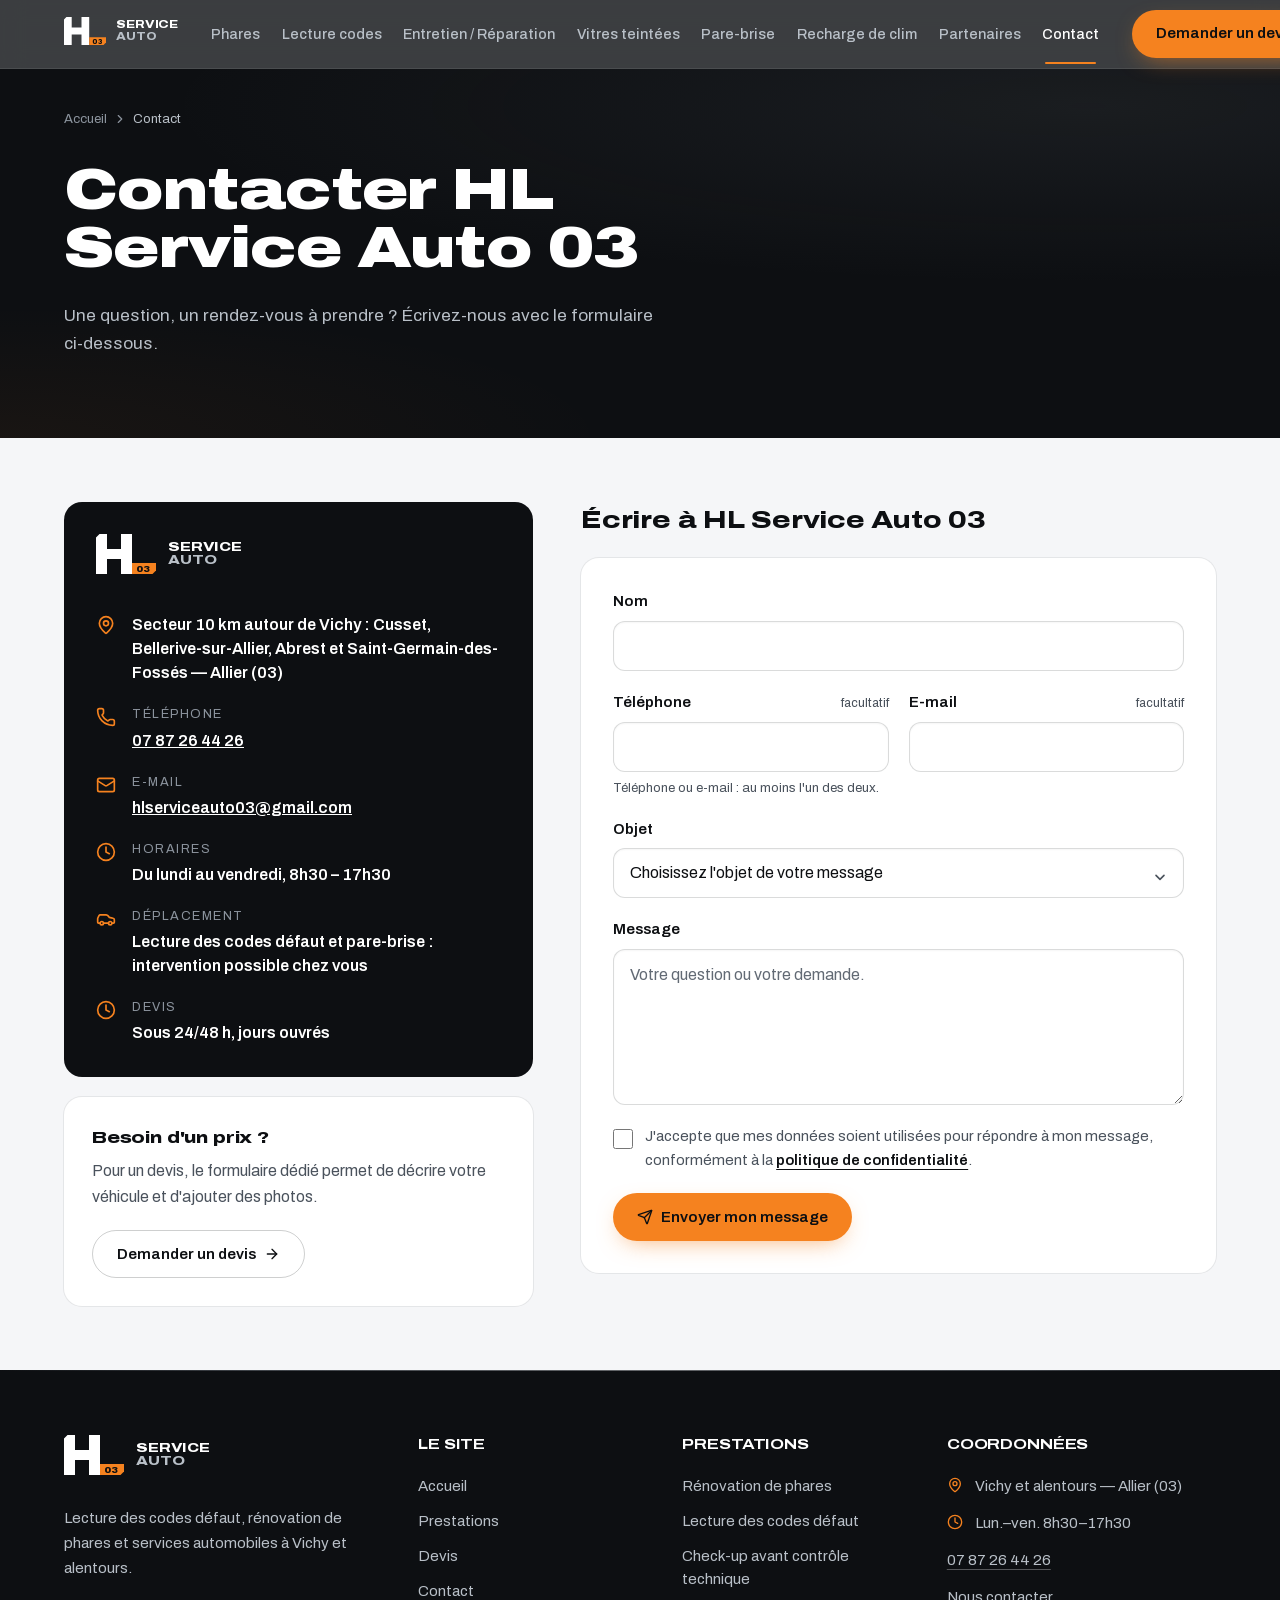
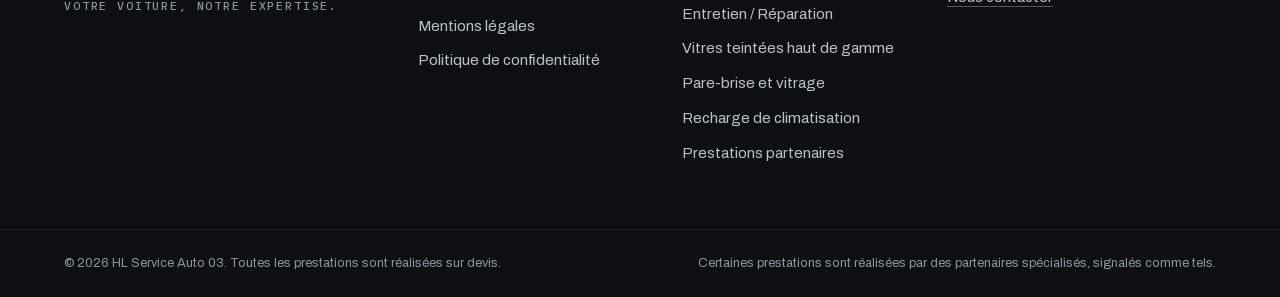
<file: contact.html>
<!DOCTYPE html><html lang="fr" class="archivo_8c2be2a3-module__iX1fDW__variable ibm_plex_mono_992fec55-module__ID1hoq__variable" data-scroll-behavior="smooth"><head><meta charSet="utf-8"/><meta name="viewport" content="width=device-width, initial-scale=1"/><link rel="preload" href="assets/media/21ca8f3f56c22ca2-s.p.14a9xpaqsbppk.woff2" as="font" crossorigin="" type="font/woff2"/><link rel="preload" href="assets/media/effe91970fc4db64-s.p.28xcb7557rbh2.woff2" as="font" crossorigin="" type="font/woff2"/><link rel="stylesheet" href="assets/1mr0bpzl0qhpt.css" data-precedence="next"/><meta name="theme-color" content="#0d0f12"/><meta name="color-scheme" content="light"/><title>Contact | HL Service Auto 03</title><meta name="description" content="Contactez HL Service Auto 03 à Vichy et alentours (Allier, 03) : téléphone 07 87 26 44 26, e-mail ou formulaire. Réponse aux demandes de devis sous 24/48 h."/><meta name="application-name" content="HL Service Auto 03"/><link rel="manifest" href="assets/manifest.webmanifest"/><meta name="robots" content="index, follow"/><meta name="googlebot" content="index, follow"/><link rel="canonical" href="https://hlservice-auto03.fr/contact.html"/><meta name="format-detection" content="telephone=no, address=no, email=no"/><meta property="og:title" content="Contact | HL Service Auto 03"/><meta property="og:description" content="Contactez HL Service Auto 03 à Vichy et alentours (Allier, 03) : téléphone 07 87 26 44 26, e-mail ou formulaire. Réponse aux demandes de devis sous 24/48 h."/><meta property="og:url" content="https://hlservice-auto03.fr/contact.html"/><meta property="og:site_name" content="HL Service Auto 03"/><meta property="og:locale" content="fr_FR"/><meta property="og:type" content="website"/><meta name="twitter:card" content="summary_large_image"/><meta name="twitter:title" content="Contact | HL Service Auto 03"/><meta name="twitter:description" content="Contactez HL Service Auto 03 à Vichy et alentours (Allier, 03) : téléphone 07 87 26 44 26, e-mail ou formulaire. Réponse aux demandes de devis sous 24/48 h."/><link rel="icon" href="assets/favicon.ico" sizes="48x48" type="image/x-icon"/><link rel="icon" href="assets/icon.svg" sizes="any" type="image/svg+xml"/><link rel="apple-touch-icon" href="assets/apple-icon.png" sizes="180x180" type="image/png"/><meta name="next-size-adjust" content=""/><style>@media (min-width:1024px) and (max-width:1399px){header nav ul.gap-1 a{padding-left:.55rem;padding-right:.55rem}}</style><meta property="og:image" content="https://hlservice-auto03.fr/og-hlservice.jpg"/><meta property="og:image:width" content="1200"/><meta property="og:image:height" content="630"/><meta property="og:image:alt" content="HL Service Auto 03 — rénovation de phares et lecture des codes défaut à Vichy"/><meta name="twitter:image" content="https://hlservice-auto03.fr/og-hlservice.jpg"/><script type="application/ld+json">{"@context":"https://schema.org","@graph":[{"@type":"ContactPage","@id":"https://hlservice-auto03.fr/contact.html#webpage","url":"https://hlservice-auto03.fr/contact.html","name":"Contact | HL Service Auto 03","description":"Contactez HL Service Auto 03 à Vichy et alentours (Allier, 03) : téléphone 07 87 26 44 26, e-mail ou formulaire. Réponse aux demandes de devis sous 24/48 h.","inLanguage":"fr-FR","isPartOf":{"@id":"https://hlservice-auto03.fr/#site"},"about":{"@id":"https://hlservice-auto03.fr/#entreprise"},"dateModified":"2026-10-09","breadcrumb":{"@id":"https://hlservice-auto03.fr/contact.html#breadcrumb"}},{"@type":"AutoRepair","@id":"https://hlservice-auto03.fr/#entreprise","name":"HL Service Auto 03","url":"https://hlservice-auto03.fr/","telephone":"+33787264426"},{"@type":"BreadcrumbList","@id":"https://hlservice-auto03.fr/contact.html#breadcrumb","itemListElement":[{"@type":"ListItem","position":1,"name":"Accueil","item":"https://hlservice-auto03.fr/"},{"@type":"ListItem","position":2,"name":"Contact","item":"https://hlservice-auto03.fr/contact.html"}]}]}</script><script defer src="https://cloud.umami.is/script.js" data-website-id="69b320fe-6316-4dba-9961-7a17dd2dff12" data-domains="hlservice-auto03.fr"></script></head><body class="has-mobile-bar flex min-h-dvh flex-col antialiased"><div hidden=""><!--$--><!--/$--></div><a href="#contenu" class="sr-only z-50 rounded-pill bg-amber px-5 py-3 font-semibold text-ink focus:not-sr-only focus:fixed focus:left-4 focus:top-4">Aller au contenu</a><header class="sticky top-0 z-40 border-b border-white/[0.08] bg-ink/90 backdrop-blur-md supports-[backdrop-filter]:bg-ink/80"><div class="mx-auto w-full max-w-[76rem] px-5 sm:px-8 flex h-[4.25rem] items-center justify-between gap-6"><a class="shrink-0 rounded-md" aria-label="HL Service Auto 03 — accueil" href="./"><span class="inline-flex items-center gap-2.5"><svg viewBox="0 0 120 80" class="h-7 w-auto" aria-hidden="true" focusable="false"><polygon points="7,0 22,0 22,30 50,30 50,0 72,0 72,80 50,80 50,50 22,50 22,80 0,80 0,7" class="fill-white"></polygon><polygon points="72,58 120,58 120,73 113,80 72,80" class="fill-amber"></polygon><text x="94" y="76" text-anchor="middle" font-family="Archivo, Arial Black, sans-serif" font-weight="900" font-size="19" fill="#0D0F12">03</text></svg><span aria-hidden="true" class="font-display font-extrabold uppercase leading-[1.05] text-[0.66rem] tracking-[0.26em] text-white">Service<!-- --> <span class="block text-mist">Auto</span></span><span class="sr-only">HL Service Auto 03</span></span></a><nav aria-label="Navigation principale" class="hidden xl:block"><ul class="flex items-center gap-1"><li><a class="relative whitespace-nowrap rounded-md px-3 py-2 text-[0.9rem] font-medium transition-colors text-mist hover:text-white" href="renovation-phares.html">Phares</a></li><li><a class="relative whitespace-nowrap rounded-md px-3 py-2 text-[0.9rem] font-medium transition-colors text-mist hover:text-white" href="diagnostic-auto.html">Lecture codes</a></li><li><a class="relative whitespace-nowrap rounded-md px-3 py-2 text-[0.9rem] font-medium transition-colors text-mist hover:text-white" href="entretien-mecanique.html">Entretien / Réparation</a></li><li><a class="relative whitespace-nowrap rounded-md px-3 py-2 text-[0.9rem] font-medium transition-colors text-mist hover:text-white" href="vitres-teintees.html">Vitres teintées</a></li><li><a class="relative whitespace-nowrap rounded-md px-3 py-2 text-[0.9rem] font-medium transition-colors text-mist hover:text-white" href="pare-brise.html">Pare-brise</a></li><li><a class="relative whitespace-nowrap rounded-md px-3 py-2 text-[0.9rem] font-medium transition-colors text-mist hover:text-white" href="recharge-clim.html">Recharge de clim</a></li><li><a class="relative whitespace-nowrap rounded-md px-3 py-2 text-[0.9rem] font-medium transition-colors text-mist hover:text-white" href="prestations-partenaires.html">Partenaires</a></li><li><a aria-current="page" class="relative whitespace-nowrap rounded-md px-3 py-2 text-[0.9rem] font-medium transition-colors text-white" href="contact.html">Contact<span aria-hidden="true" class="absolute inset-x-3 -bottom-[0.9rem] h-0.5 rounded-full bg-amber"></span></a></li></ul></nav><div class="flex items-center gap-2"><div class="hidden lg:block"><a class="group inline-flex min-h-12 items-center justify-center gap-2 rounded-pill px-6 text-[0.95rem] font-semibold transition-[background-color,color,border-color,transform,box-shadow] duration-200 ease-out active:scale-[0.98] bg-amber text-ink shadow-[0_8px_24px_-10px_rgb(245_130_31/0.7)] hover:bg-amber-soft min-h-11 whitespace-nowrap px-5 text-sm" data-umami-event="Clic devis" data-umami-event-emplacement="en-tete" href="devis.html">Demander un devis</a></div><div class="xl:hidden"><button type="button" aria-expanded="false" aria-controls="_R_ulb_" class="inline-flex size-11 items-center justify-center rounded-pill border border-white/15 text-white transition-colors hover:border-white/40"><svg xmlns="http://www.w3.org/2000/svg" width="24" height="24" viewBox="0 0 24 24" fill="none" stroke="currentColor" stroke-width="2" stroke-linecap="round" stroke-linejoin="round" class="lucide lucide-menu size-5" aria-hidden="true"><path d="M4 5h16"></path><path d="M4 12h16"></path><path d="M4 19h16"></path></svg><span class="sr-only">Ouvrir le menu</span></button><div id="_R_ulb_" hidden="" class="fixed inset-x-0 bottom-0 top-[4.25rem] z-40 overflow-y-auto bg-ink px-5 pb-28 pt-6"><nav aria-label="Navigation mobile"><ul class="divide-y divide-white/[0.08] border-y border-white/[0.08]"><li><a class="font-display flex items-center justify-between py-4 text-lg font-bold text-silver" href="./">Accueil</a></li><li><a class="font-display flex items-center justify-between py-4 text-lg font-bold text-silver" href="renovation-phares.html">Phares</a></li><li><a class="font-display flex items-center justify-between py-4 text-lg font-bold text-silver" href="diagnostic-auto.html">Lecture des codes défaut</a></li><li><a class="font-display flex items-center justify-between py-4 text-lg font-bold text-silver" href="entretien-mecanique.html">Entretien / Réparation</a></li><li><a class="font-display flex items-center justify-between py-4 text-lg font-bold text-silver" href="vitres-teintees.html">Vitres teintées</a></li><li><a class="font-display flex items-center justify-between py-4 text-lg font-bold text-silver" href="pare-brise.html">Pare-brise</a></li><li><a class="font-display flex items-center justify-between py-4 text-lg font-bold text-silver" href="recharge-clim.html">Recharge de clim</a></li><li><a class="font-display flex items-center justify-between py-4 text-lg font-bold text-silver" href="prestations-partenaires.html">Partenaires</a></li><li><a aria-current="page" class="font-display flex items-center justify-between py-4 text-lg font-bold text-white" href="contact.html">Contact<span aria-hidden="true" class="size-2 rounded-full bg-amber"></span></a></li></ul></nav><div class="mt-8 grid gap-3"><a class="group inline-flex min-h-12 items-center justify-center gap-2 rounded-pill px-6 text-[0.95rem] font-semibold transition-[background-color,color,border-color,transform,box-shadow] duration-200 ease-out active:scale-[0.98] bg-amber text-ink shadow-[0_8px_24px_-10px_rgb(245_130_31/0.7)] hover:bg-amber-soft w-full" data-umami-event="Clic devis" data-umami-event-emplacement="en-tete" href="devis.html">Demander un devis</a></div><p class="mt-8 text-sm text-metal">Vichy et alentours — Allier (03)</p></div></div></div></div></header><main id="contenu" class="flex-1"><section class="bg-ink-grain relative overflow-hidden"><div class="mx-auto w-full max-w-[76rem] px-5 sm:px-8 relative pb-16 pt-8 sm:pb-20 sm:pt-10"><div><nav aria-label="Fil d&#x27;Ariane"><ol class="flex flex-wrap items-center gap-1.5 text-[0.82rem] text-metal"><li><a class="transition-colors hover:text-white" href="./">Accueil</a></li><li aria-hidden="true"><svg xmlns="http://www.w3.org/2000/svg" width="24" height="24" viewBox="0 0 24 24" fill="none" stroke="currentColor" stroke-width="2" stroke-linecap="round" stroke-linejoin="round" class="lucide lucide-chevron-right size-3.5" aria-hidden="true"><path d="m9 18 6-6-6-6"></path></svg></li><li aria-current="page" class="text-mist">Contact</li></ol></nav><h1 class="mt-8 max-w-4xl text-white"><span class="font-display text-balance block text-[2.25rem] font-black leading-[1.02] sm:text-[3.2rem] lg:text-[3.6rem]">Contacter HL Service Auto 03</span></h1><div class="text-pretty mt-6 max-w-2xl text-[1.08rem] leading-relaxed text-mist"><p>Une question, un rendez-vous à prendre ? <!-- -->Écrivez-nous avec<!-- --> le formulaire ci-dessous.</p></div></div></div></section><section aria-label="Coordonnées et formulaire" class="py-12 sm:py-16"><div class="mx-auto w-full max-w-[76rem] px-5 sm:px-8 grid gap-10 lg:grid-cols-[0.85fr_1.15fr] lg:gap-12"><div id="coordonnees" class="space-y-5"><div class="rounded-card bg-ink p-7 text-white sm:p-8"><span class="inline-flex items-center gap-3"><svg viewBox="0 0 120 80" class="h-10 w-auto" aria-hidden="true" focusable="false"><polygon points="7,0 22,0 22,30 50,30 50,0 72,0 72,80 50,80 50,50 22,50 22,80 0,80 0,7" class="fill-white"></polygon><polygon points="72,58 120,58 120,73 113,80 72,80" class="fill-amber"></polygon><text x="94" y="76" text-anchor="middle" font-family="Archivo, Arial Black, sans-serif" font-weight="900" font-size="19" fill="#0D0F12">03</text></svg><span aria-hidden="true" class="font-display font-extrabold uppercase leading-[1.05] text-[0.8rem] tracking-[0.28em] text-white">Service<!-- --> <span class="block text-mist">Auto</span></span><span class="sr-only">HL Service Auto 03</span></span><ul class="mt-8 space-y-5"><li class="flex gap-4"><svg xmlns="http://www.w3.org/2000/svg" width="24" height="24" viewBox="0 0 24 24" fill="none" stroke="currentColor" stroke-width="2" stroke-linecap="round" stroke-linejoin="round" class="lucide lucide-map-pin mt-0.5 size-5 shrink-0 text-amber" aria-hidden="true"><path d="M20 10c0 4.993-5.539 10.193-7.399 11.799a1 1 0 0 1-1.202 0C9.539 20.193 4 14.993 4 10a8 8 0 0 1 16 0"></path><circle cx="12" cy="10" r="3"></circle></svg><div><p class="font-semibold">Secteur <!-- -->10 km autour de Vichy : Cusset, Bellerive-sur-Allier, Abrest et Saint-Germain-des-Fossés — Allier (03)</p></div></li><li class="flex gap-4"><svg xmlns="http://www.w3.org/2000/svg" width="24" height="24" viewBox="0 0 24 24" fill="none" stroke="currentColor" stroke-width="2" stroke-linecap="round" stroke-linejoin="round" class="lucide lucide-phone mt-0.5 size-5 shrink-0 text-amber" aria-hidden="true"><path d="M13.832 16.568a1 1 0 0 0 1.213-.303l.355-.465A2 2 0 0 1 17 15h3a2 2 0 0 1 2 2v3a2 2 0 0 1-2 2A18 18 0 0 1 2 4a2 2 0 0 1 2-2h3a2 2 0 0 1 2 2v3a2 2 0 0 1-.8 1.6l-.468.351a1 1 0 0 0-.292 1.233 14 14 0 0 0 6.392 6.384"></path></svg><div><p class="text-[0.8rem] uppercase tracking-[0.12em] text-metal">Téléphone</p><p class="mt-1"><a class="font-semibold text-white underline" data-umami-event="Appel" data-umami-event-emplacement="contenu" href="tel:+33787264426">07 87 26 44 26</a></p></div></li><li class="flex gap-4"><svg xmlns="http://www.w3.org/2000/svg" width="24" height="24" viewBox="0 0 24 24" fill="none" stroke="currentColor" stroke-width="2" stroke-linecap="round" stroke-linejoin="round" class="lucide lucide-mail mt-0.5 size-5 shrink-0 text-amber" aria-hidden="true"><path d="m22 7-8.991 5.727a2 2 0 0 1-2.009 0L2 7"></path><rect x="2" y="4" width="20" height="16" rx="2"></rect></svg><div><p class="text-[0.8rem] uppercase tracking-[0.12em] text-metal">E-mail</p><p class="mt-1"><a class="font-semibold text-white underline" data-umami-event="E-mail" data-umami-event-emplacement="contenu" href="mailto:hlserviceauto03@gmail.com">hlserviceauto03@gmail.com</a></p></div></li><li class="flex gap-4"><svg xmlns="http://www.w3.org/2000/svg" width="24" height="24" viewBox="0 0 24 24" fill="none" stroke="currentColor" stroke-width="2" stroke-linecap="round" stroke-linejoin="round" class="lucide lucide-clock mt-0.5 size-5 shrink-0 text-amber" aria-hidden="true"><circle cx="12" cy="12" r="10"></circle><path d="M12 6v6l4 2"></path></svg><div><p class="text-[0.8rem] uppercase tracking-[0.12em] text-metal">Horaires</p><p class="mt-1"><span class="font-semibold text-white">Du lundi au vendredi, 8h30 – 17h30</span></p></div></li><li class="flex gap-4"><svg xmlns="http://www.w3.org/2000/svg" width="24" height="24" viewBox="0 0 24 24" fill="none" stroke="currentColor" stroke-width="2" stroke-linecap="round" stroke-linejoin="round" class="lucide lucide-car mt-0.5 size-5 shrink-0 text-amber" aria-hidden="true"><path d="M19 17h2c.6 0 1-.4 1-1v-3c0-.9-.7-1.7-1.5-1.9C18.7 10.6 16 10 16 10s-1.3-1.4-2.2-2.3c-.5-.4-1.1-.7-1.8-.7H5c-.6 0-1.1.4-1.4.9l-1.4 2.9A3.7 3.7 0 0 0 2 12v4c0 .6.4 1 1 1h2"></path><circle cx="7" cy="17" r="2"></circle><path d="M9 17h6"></path><circle cx="17" cy="17" r="2"></circle></svg><div><p class="text-[0.8rem] uppercase tracking-[0.12em] text-metal">Déplacement</p><p class="mt-1"><span class="font-semibold text-white">Lecture des codes défaut et pare-brise : intervention possible chez vous</span></p></div></li><li class="flex gap-4"><svg xmlns="http://www.w3.org/2000/svg" width="24" height="24" viewBox="0 0 24 24" fill="none" stroke="currentColor" stroke-width="2" stroke-linecap="round" stroke-linejoin="round" class="lucide lucide-clock mt-0.5 size-5 shrink-0 text-amber" aria-hidden="true"><circle cx="12" cy="12" r="10"></circle><path d="M12 6v6l4 2"></path></svg><div><p class="text-[0.8rem] uppercase tracking-[0.12em] text-metal">Devis</p><p class="mt-1"><span class="font-semibold text-white">Sous 24/48 h, jours ouvrés</span></p></div></li></ul></div><div class="rounded-card bg-white p-7 ring-1 ring-ink/[0.07]"><p class="font-display text-[1.05rem] font-extrabold text-ink">Besoin d&#x27;un prix ?</p><p class="mt-2 leading-relaxed text-slate">Pour un devis, le formulaire dédié permet de décrire votre véhicule et d&#x27;ajouter des photos.</p><a class="group inline-flex min-h-12 items-center justify-center gap-2 rounded-pill px-6 text-[0.95rem] font-semibold transition-[background-color,color,border-color,transform,box-shadow] duration-200 ease-out active:scale-[0.98] border border-ink/20 text-ink hover:border-ink/50 hover:bg-ink/[0.03] mt-5" data-umami-event="Clic devis" data-umami-event-emplacement="contenu" href="devis.html">Demander un devis<svg xmlns="http://www.w3.org/2000/svg" width="24" height="24" viewBox="0 0 24 24" fill="none" stroke="currentColor" stroke-width="2" stroke-linecap="round" stroke-linejoin="round" class="lucide lucide-arrow-right size-4 transition-transform duration-200 ease-out group-hover:translate-x-0.5" aria-hidden="true"><path d="M5 12h14"></path><path d="m12 5 7 7-7 7"></path></svg></a></div></div><div id="formulaire" class="scroll-mt-24"><h2 class="font-display mb-5 text-[1.5rem] font-extrabold text-ink">Écrire à HL Service Auto 03</h2><!--$!--><template data-dgst="BAILOUT_TO_CLIENT_SIDE_RENDERING"></template><form action="https://formsubmit.co/hlserviceauto03@gmail.com" method="POST" enctype="multipart/form-data" class="relative space-y-5 rounded-card bg-white p-6 ring-1 ring-ink/[0.07] sm:p-8"><input type="hidden" name="_subject" value="Nouveau message — site HL Service Auto 03"><input type="hidden" name="_template" value="table"><input type="hidden" name="_captcha" value="false"><div aria-hidden="true" class="absolute -left-[9999px] top-auto h-px w-px overflow-hidden"><label for="site-web">Ne pas remplir ce champ</label><input id="site-web" type="text" tabindex="-1" autoComplete="off" name="_honey"/></div><div class="grid gap-5 sm:grid-cols-2"><div class="sm:col-span-2"><label for="nom" class="flex items-baseline justify-between gap-3 text-[0.95rem] font-semibold text-ink"><span>Nom</span></label><input id="nom" required="" class="mt-2 block w-full rounded-xl border bg-white px-4 py-3 text-[1rem] text-ink shadow-[inset_0_1px_2px_rgb(13_15_18/0.04)] transition-[border-color,box-shadow] duration-150 placeholder:text-dim focus:border-ink focus:outline-none focus:ring-4 focus:ring-amber/25 border-ink/15 hover:border-ink/30" autoComplete="name" name="nom"/></div><div><label for="telephone" class="flex items-baseline justify-between gap-3 text-[0.95rem] font-semibold text-ink"><span>Téléphone</span><span class="text-[0.8rem] font-normal text-slate">facultatif</span></label><input id="telephone" aria-describedby="telephone-hint" class="mt-2 block w-full rounded-xl border bg-white px-4 py-3 text-[1rem] text-ink shadow-[inset_0_1px_2px_rgb(13_15_18/0.04)] transition-[border-color,box-shadow] duration-150 placeholder:text-dim focus:border-ink focus:outline-none focus:ring-4 focus:ring-amber/25 border-ink/15 hover:border-ink/30" type="tel" autoComplete="tel" inputMode="tel" name="telephone"/><p id="telephone-hint" class="mt-1.5 text-[0.82rem] text-slate">Téléphone ou e-mail : au moins l&#x27;un des deux.</p></div><div><label for="email" class="flex items-baseline justify-between gap-3 text-[0.95rem] font-semibold text-ink"><span>E-mail</span><span class="text-[0.8rem] font-normal text-slate">facultatif</span></label><input id="email" class="mt-2 block w-full rounded-xl border bg-white px-4 py-3 text-[1rem] text-ink shadow-[inset_0_1px_2px_rgb(13_15_18/0.04)] transition-[border-color,box-shadow] duration-150 placeholder:text-dim focus:border-ink focus:outline-none focus:ring-4 focus:ring-amber/25 border-ink/15 hover:border-ink/30" type="email" autoComplete="email" inputMode="email" name="email"/></div><div class="sm:col-span-2"><label for="objet" class="flex items-baseline justify-between gap-3 text-[0.95rem] font-semibold text-ink"><span>Objet</span></label><div class="relative"><select id="objet" name="objet" required="" class="mt-2 block w-full rounded-xl border bg-white px-4 py-3 text-[1rem] text-ink shadow-[inset_0_1px_2px_rgb(13_15_18/0.04)] transition-[border-color,box-shadow] duration-150 placeholder:text-dim focus:border-ink focus:outline-none focus:ring-4 focus:ring-amber/25 border-ink/15 hover:border-ink/30 appearance-none pr-11"><option value="" disabled="" selected="">Choisissez l&#x27;objet de votre message</option><option value="rendez-vous">Prendre rendez-vous</option><option value="question">Poser une question</option><option value="autre">Autre demande</option></select><svg aria-hidden="true" viewBox="0 0 20 20" class="pointer-events-none absolute right-4 top-1/2 mt-1 size-4 -translate-y-1/2 text-slate" fill="none" stroke="currentColor" stroke-width="2"><path d="m5 8 5 5 5-5" stroke-linecap="round" stroke-linejoin="round"></path></svg></div></div><div class="sm:col-span-2"><label for="message" class="flex items-baseline justify-between gap-3 text-[0.95rem] font-semibold text-ink"><span>Message</span></label><textarea id="message" name="message" required="" class="mt-2 block w-full rounded-xl border bg-white px-4 py-3 text-[1rem] text-ink shadow-[inset_0_1px_2px_rgb(13_15_18/0.04)] transition-[border-color,box-shadow] duration-150 placeholder:text-dim focus:border-ink focus:outline-none focus:ring-4 focus:ring-amber/25 border-ink/15 hover:border-ink/30 min-h-28 resize-y leading-relaxed" rows="5" placeholder="Votre question ou votre demande."></textarea></div></div><div><label for="consentement" class="flex cursor-pointer gap-3 text-[0.92rem] leading-relaxed text-slate"><input id="consentement" type="checkbox" required="" class="mt-1 size-5 shrink-0 cursor-pointer rounded accent-[#0d0f12]" name="consentement" value="oui"/><span>J&#x27;accepte que mes données soient utilisées pour <!-- -->répondre à mon message<!-- -->, conformément à la<!-- --> <a class="font-semibold text-ink underline underline-offset-4" target="_blank" href="politique-confidentialite.html">politique de confidentialité<span class="sr-only"> (nouvel onglet)</span></a>.</span></label></div><button type="submit" class="group inline-flex min-h-12 items-center justify-center gap-2 rounded-pill px-6 text-[0.95rem] font-semibold transition-[background-color,color,border-color,transform,box-shadow] duration-200 ease-out active:scale-[0.98] bg-amber text-ink shadow-[0_8px_24px_-10px_rgb(245_130_31/0.7)] hover:bg-amber-soft w-full disabled:cursor-wait disabled:opacity-70 sm:w-auto"><svg xmlns="http://www.w3.org/2000/svg" width="24" height="24" viewBox="0 0 24 24" fill="none" stroke="currentColor" stroke-width="2" stroke-linecap="round" stroke-linejoin="round" class="lucide lucide-send size-4" aria-hidden="true"><path d="M14.536 21.686a.5.5 0 0 0 .937-.024l6.5-19a.496.496 0 0 0-.635-.635l-19 6.5a.5.5 0 0 0-.024.937l7.93 3.18a2 2 0 0 1 1.112 1.11z"></path><path d="m21.854 2.147-10.94 10.939"></path></svg>Envoyer mon message</button></form><!--/$--></div></div></section><!--$--><!--/$--></main><footer class="bg-ink text-mist"><div aria-hidden="true" class="metal-rule h-px opacity-40"></div><div class="mx-auto w-full max-w-[76rem] px-5 sm:px-8 grid gap-12 py-16 md:grid-cols-2 lg:grid-cols-[1.4fr_1fr_1fr_1.2fr] lg:gap-10"><div><a class="inline-block rounded-md" aria-label="HL Service Auto 03 — accueil" href="./"><span class="inline-flex items-center gap-3"><svg viewBox="0 0 120 80" class="h-10 w-auto" aria-hidden="true" focusable="false"><polygon points="7,0 22,0 22,30 50,30 50,0 72,0 72,80 50,80 50,50 22,50 22,80 0,80 0,7" class="fill-white"></polygon><polygon points="72,58 120,58 120,73 113,80 72,80" class="fill-amber"></polygon><text x="94" y="76" text-anchor="middle" font-family="Archivo, Arial Black, sans-serif" font-weight="900" font-size="19" fill="#0D0F12">03</text></svg><span aria-hidden="true" class="font-display font-extrabold uppercase leading-[1.05] text-[0.8rem] tracking-[0.28em] text-white">Service<!-- --> <span class="block text-mist">Auto</span></span><span class="sr-only">HL Service Auto 03</span></span></a><p class="mt-6 max-w-xs text-[0.95rem] leading-relaxed text-mist">Lecture des codes défaut, rénovation de phares et services automobiles à Vichy et alentours.</p><p class="mt-4 font-mono text-[0.72rem] uppercase tracking-[0.16em] text-metal">Votre voiture, notre expertise.</p></div><nav aria-label="Liens du site"><h2 class="font-display text-sm font-bold uppercase tracking-[0.14em] text-white">Le site</h2><ul class="mt-5 space-y-3 text-[0.95rem]"><li><a class="transition-colors hover:text-white" href="./">Accueil</a></li><li><a class="transition-colors hover:text-white" href="./#prestations">Prestations</a></li><li><a class="transition-colors hover:text-white" data-umami-event="Clic devis" data-umami-event-emplacement="pied de page" href="devis.html">Devis</a></li><li><a class="transition-colors hover:text-white" href="contact.html">Contact</a></li><li><a class="transition-colors hover:text-white" href="mentions-legales.html">Mentions légales</a></li><li><a class="transition-colors hover:text-white" href="politique-confidentialite.html">Politique de confidentialité</a></li></ul></nav><nav aria-label="Nos prestations"><h2 class="font-display text-sm font-bold uppercase tracking-[0.14em] text-white">Prestations</h2><ul class="mt-5 space-y-3 text-[0.95rem]"><li><a class="transition-colors hover:text-white" href="renovation-phares.html">Rénovation de phares</a></li><li><a class="transition-colors hover:text-white" href="diagnostic-auto.html">Lecture des codes défaut</a></li><li><a class="transition-colors hover:text-white" href="entretien-mecanique.html#pre-controle">Check-up avant contrôle technique</a></li><li><a class="transition-colors hover:text-white" href="entretien-mecanique.html">Entretien / Réparation</a></li><li><a class="transition-colors hover:text-white" href="vitres-teintees.html">Vitres teintées haut de gamme</a></li><li><a class="transition-colors hover:text-white" href="pare-brise.html">Pare-brise et vitrage</a></li><li><a class="transition-colors hover:text-white" href="recharge-clim.html">Recharge de climatisation</a></li><li><a class="transition-colors hover:text-white" href="prestations-partenaires.html">Prestations partenaires</a></li></ul></nav><div><h2 class="font-display text-sm font-bold uppercase tracking-[0.14em] text-white">Coordonnées</h2><ul class="mt-5 space-y-3.5 text-[0.95rem]"><li class="flex gap-3"><svg xmlns="http://www.w3.org/2000/svg" width="24" height="24" viewBox="0 0 24 24" fill="none" stroke="currentColor" stroke-width="2" stroke-linecap="round" stroke-linejoin="round" class="lucide lucide-map-pin mt-0.5 size-4 shrink-0 text-amber" aria-hidden="true"><path d="M20 10c0 4.993-5.539 10.193-7.399 11.799a1 1 0 0 1-1.202 0C9.539 20.193 4 14.993 4 10a8 8 0 0 1 16 0"></path><circle cx="12" cy="10" r="3"></circle></svg><span>Vichy et alentours — Allier (03)</span></li><li class="flex gap-3"><svg xmlns="http://www.w3.org/2000/svg" width="24" height="24" viewBox="0 0 24 24" fill="none" stroke="currentColor" stroke-width="2" stroke-linecap="round" stroke-linejoin="round" class="lucide lucide-clock mt-0.5 size-4 shrink-0 text-amber" aria-hidden="true"><circle cx="12" cy="12" r="10"></circle><path d="M12 6v6l4 2"></path></svg><span>Lun.–ven. 8h30–17h30</span></li><li><a class="underline decoration-white/30 underline-offset-4 hover:text-white" data-umami-event="Appel" data-umami-event-emplacement="pied de page" href="tel:+33787264426">07 87 26 44 26</a></li><li><a class="underline decoration-white/30 underline-offset-4 hover:text-white" href="contact.html">Nous contacter</a></li></ul></div></div><div class="border-t border-white/[0.08]"><div class="mx-auto w-full max-w-[76rem] px-5 sm:px-8 flex flex-col gap-2 py-6 text-[0.8rem] text-metal sm:flex-row sm:items-center sm:justify-between"><p>© <!-- -->2026<!-- --> <!-- -->HL Service Auto 03<!-- -->. Toutes les prestations sont réalisées sur devis.</p><p>Certaines prestations sont réalisées par des partenaires spécialisés, signalés comme tels.</p></div></div></footer><div class="zone-dark fixed inset-x-0 bottom-0 z-30 border-t border-white/10 bg-ink/95 px-3 pt-3 backdrop-blur-md [padding-bottom:calc(0.75rem+env(safe-area-inset-bottom))] lg:hidden"><div class="mx-auto grid max-w-lg gap-2.5 grid-cols-[1fr_1.35fr]"><a class="inline-flex min-h-12 items-center justify-center gap-2 rounded-pill border border-white/20 font-semibold text-white active:scale-[0.98]" data-umami-event="Appel" data-umami-event-emplacement="barre mobile" href="tel:+33787264426"><svg xmlns="http://www.w3.org/2000/svg" width="24" height="24" viewBox="0 0 24 24" fill="none" stroke="currentColor" stroke-width="2" stroke-linecap="round" stroke-linejoin="round" class="size-[1.1rem] text-amber" aria-hidden="true"><path d="M22 16.92v3a2 2 0 0 1-2.18 2 19.79 19.79 0 0 1-8.63-3.07 19.5 19.5 0 0 1-6-6 19.79 19.79 0 0 1-3.07-8.67A2 2 0 0 1 4.11 2h3a2 2 0 0 1 2 1.72 12.84 12.84 0 0 0 .7 2.81 2 2 0 0 1-.45 2.11L8.09 9.91a16 16 0 0 0 6 6l1.27-1.27a2 2 0 0 1 2.11-.45 12.84 12.84 0 0 0 2.81.7A2 2 0 0 1 22 16.92z"></path></svg>Appeler</a><a class="inline-flex min-h-12 items-center justify-center gap-2 rounded-pill bg-amber font-semibold text-ink active:scale-[0.98]" data-umami-event="Clic devis" data-umami-event-emplacement="barre mobile" href="devis.html"><svg xmlns="http://www.w3.org/2000/svg" width="24" height="24" viewBox="0 0 24 24" fill="none" stroke="currentColor" stroke-width="2" stroke-linecap="round" stroke-linejoin="round" class="lucide lucide-file-text size-[1.1rem]" aria-hidden="true"><path d="M6 22a2 2 0 0 1-2-2V4a2 2 0 0 1 2-2h8a2.4 2.4 0 0 1 1.704.706l3.588 3.588A2.4 2.4 0 0 1 20 8v12a2 2 0 0 1-2 2z"></path><path d="M14 2v5a1 1 0 0 0 1 1h5"></path><path d="M10 9H8"></path><path d="M16 13H8"></path><path d="M16 17H8"></path></svg>Demander un devis</a></div></div><script>
document.querySelectorAll('button[aria-controls]').forEach(function (b) {
  var m = document.getElementById(b.getAttribute('aria-controls'));
  if (!m) return;
  b.addEventListener('click', function () {
    var open = b.getAttribute('aria-expanded') === 'true';
    b.setAttribute('aria-expanded', String(!open));
    if (open) m.setAttribute('hidden', ''); else m.removeAttribute('hidden');
    // le flou de l'en-tête limiterait le menu plein écran à la hauteur de l'en-tête
    var h = b.closest('header');
    if (h) { h.style.backdropFilter = open ? '' : 'none'; h.style.webkitBackdropFilter = open ? '' : 'none'; }
    document.body.style.overflow = open ? '' : 'hidden';
    var t = b.querySelector('.sr-only'); if (t) t.textContent = open ? 'Ouvrir le menu' : 'Fermer le menu';
  });
});
</script><script>(function(){try{var v=new URLSearchParams(location.search).get('objet'),s=document.querySelector('select[name="objet"]');if(!v||!s)return;for(var i=0;i<s.options.length;i++){if(s.options[i].value===v){s.value=v;break;}}}catch(e){}})();</script><script>(function(){var f=document.querySelector('form[action*="formsubmit"]');if(!f)return;f.addEventListener('submit',function(){try{var c=f.querySelector('[name="objet"]');if(window.umami)umami.track('Envoi formulaire contact',{objet:c?c.value:''});}catch(e){}});})();</script></body></html>
</file>
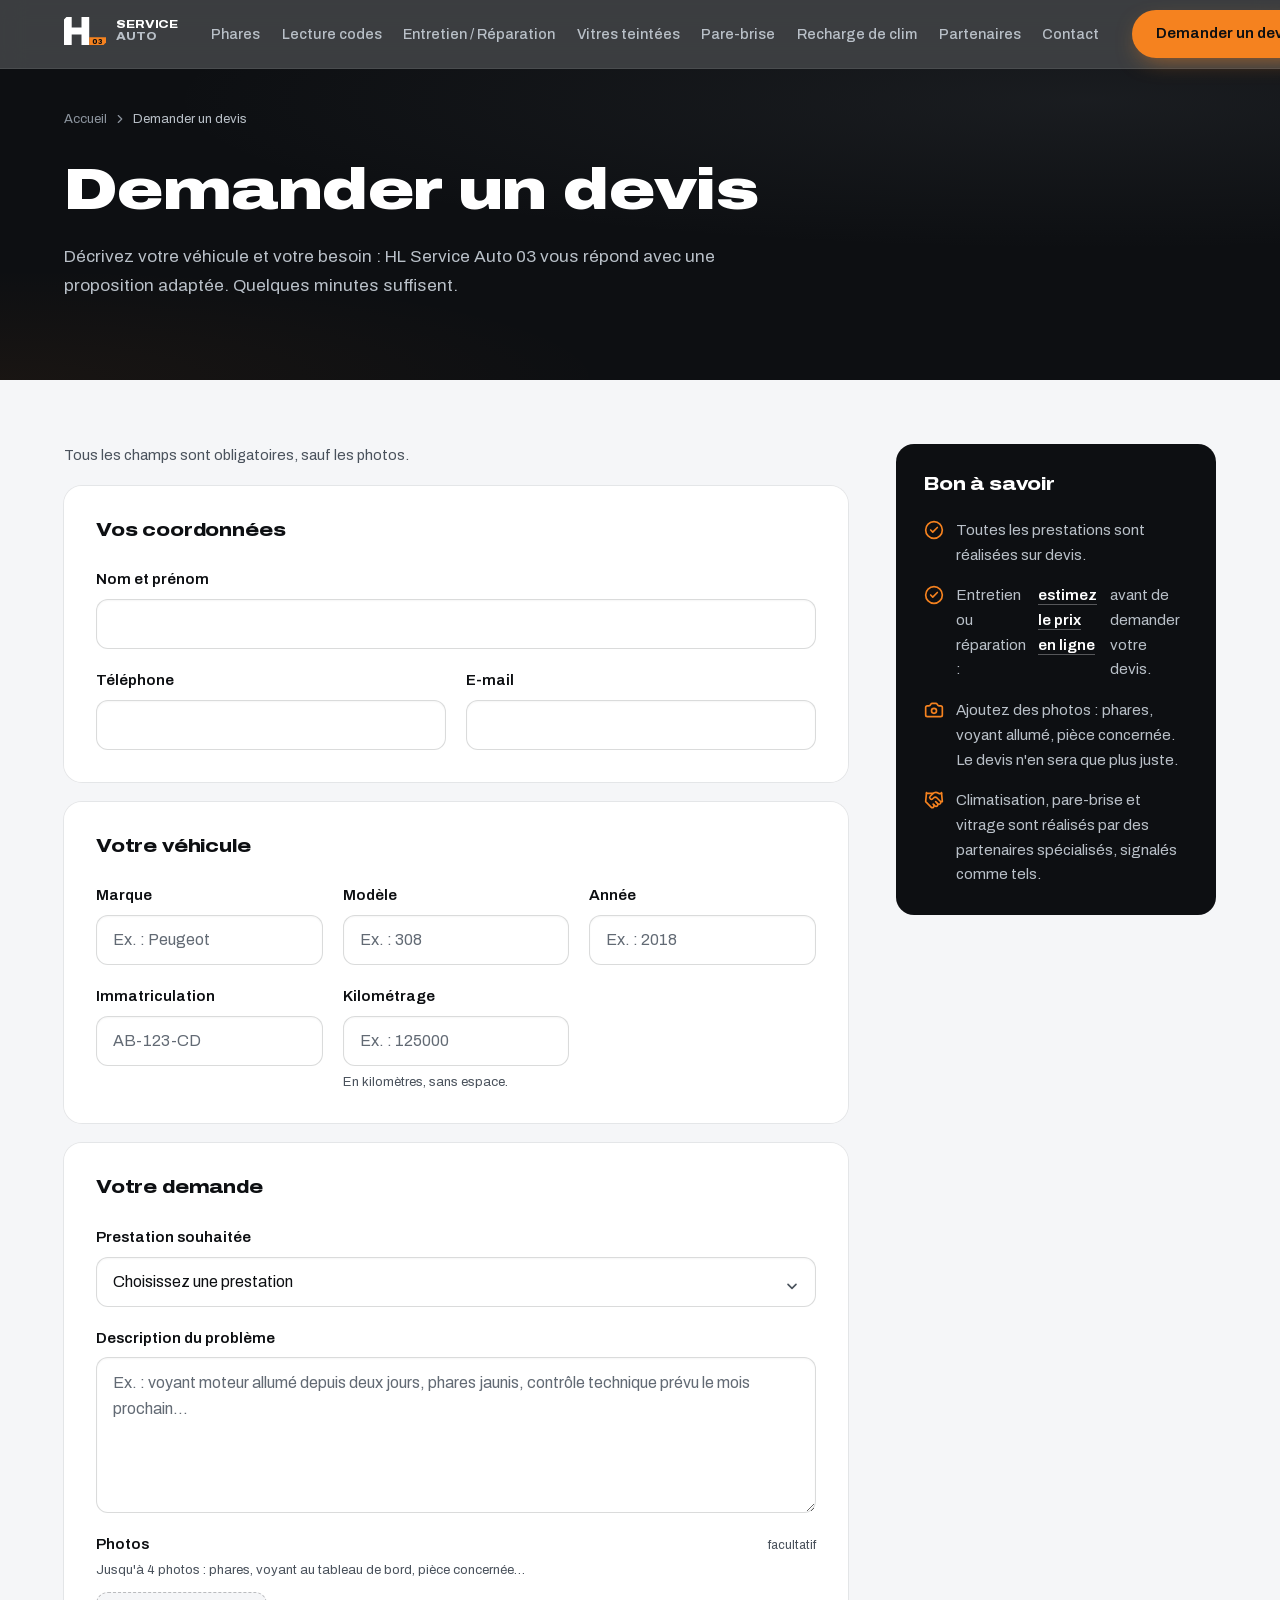
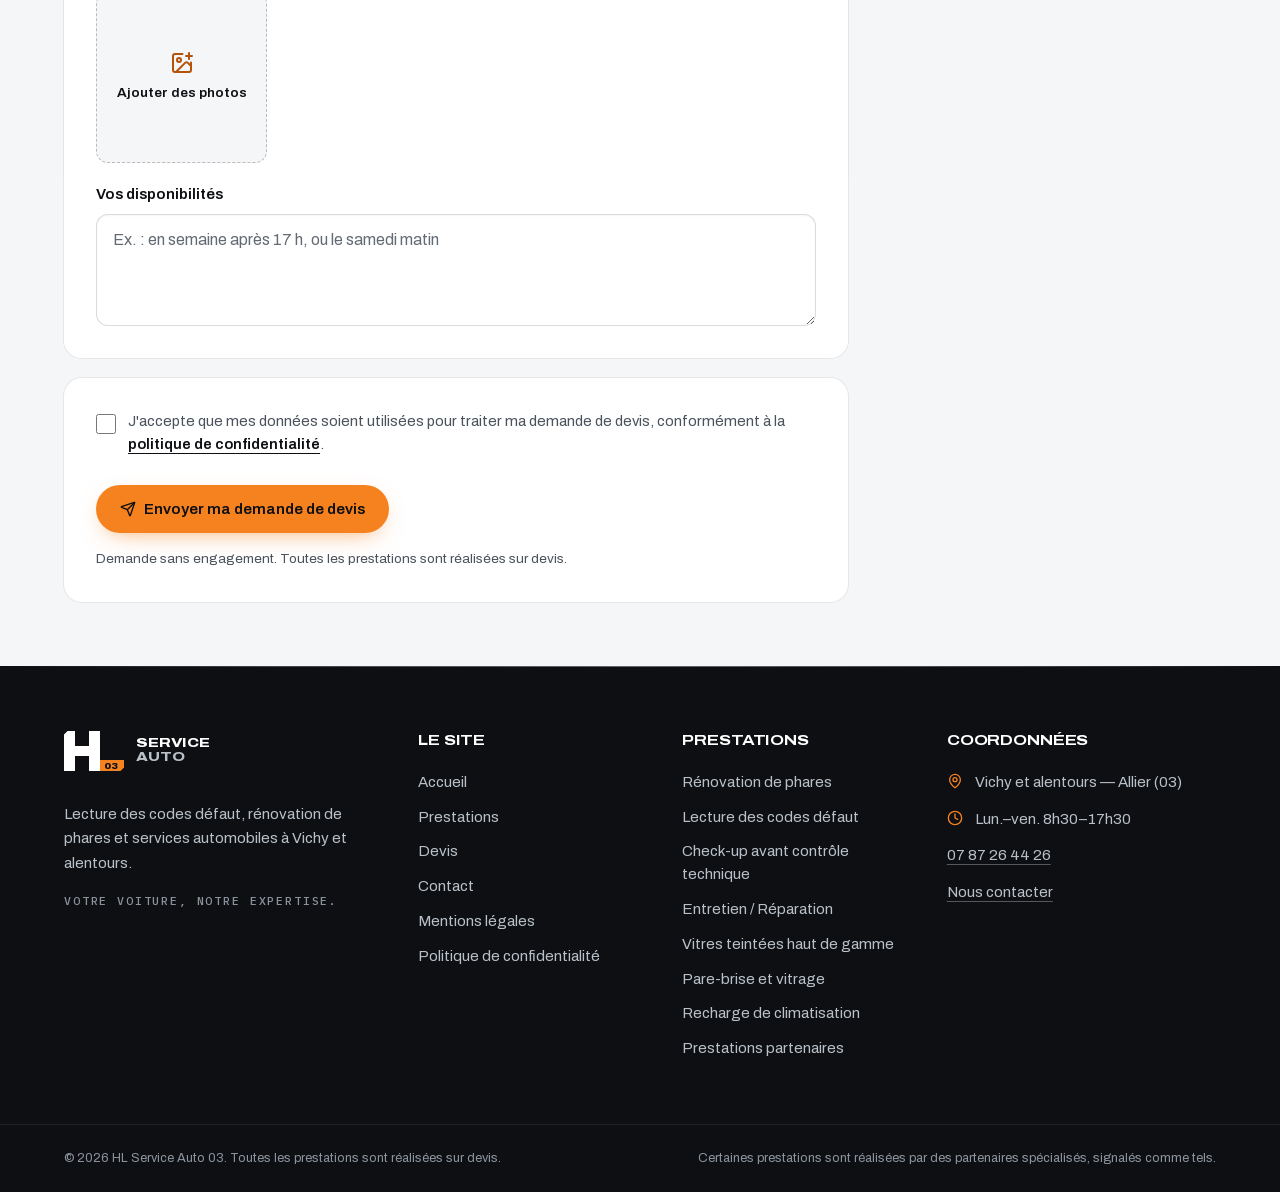
<file: devis.html>
<!DOCTYPE html><html lang="fr" class="archivo_8c2be2a3-module__iX1fDW__variable ibm_plex_mono_992fec55-module__ID1hoq__variable" data-scroll-behavior="smooth"><head><meta charSet="utf-8"/><meta name="viewport" content="width=device-width, initial-scale=1"/><link rel="preload" href="assets/media/21ca8f3f56c22ca2-s.p.14a9xpaqsbppk.woff2" as="font" crossorigin="" type="font/woff2"/><link rel="preload" href="assets/media/effe91970fc4db64-s.p.28xcb7557rbh2.woff2" as="font" crossorigin="" type="font/woff2"/><link rel="stylesheet" href="assets/1mr0bpzl0qhpt.css" data-precedence="next"/><meta name="theme-color" content="#0d0f12"/><meta name="color-scheme" content="light"/><title>Demander un devis | HL Service Auto 03</title><meta name="description" content="Demandez un devis à HL Service Auto 03 : rénovation de phares, lecture des codes défaut, entretien, vitres teintées, pare-brise. Vichy et alentours."/><meta name="application-name" content="HL Service Auto 03"/><link rel="manifest" href="assets/manifest.webmanifest"/><meta name="robots" content="index, follow"/><meta name="googlebot" content="index, follow"/><link rel="canonical" href="https://hlservice-auto03.fr/devis.html"/><meta name="format-detection" content="telephone=no, address=no, email=no"/><meta property="og:title" content="Demander un devis | HL Service Auto 03"/><meta property="og:description" content="Demandez un devis à HL Service Auto 03 : rénovation de phares, lecture des codes défaut, entretien, vitres teintées, pare-brise. Vichy et alentours."/><meta property="og:url" content="https://hlservice-auto03.fr/devis.html"/><meta property="og:site_name" content="HL Service Auto 03"/><meta property="og:locale" content="fr_FR"/><meta property="og:type" content="website"/><meta name="twitter:card" content="summary_large_image"/><meta name="twitter:title" content="Demander un devis | HL Service Auto 03"/><meta name="twitter:description" content="Demandez un devis à HL Service Auto 03 : rénovation de phares, lecture des codes défaut, entretien, vitres teintées, pare-brise. Vichy et alentours."/><link rel="icon" href="assets/favicon.ico" sizes="48x48" type="image/x-icon"/><link rel="icon" href="assets/icon.svg" sizes="any" type="image/svg+xml"/><link rel="apple-touch-icon" href="assets/apple-icon.png" sizes="180x180" type="image/png"/><meta name="next-size-adjust" content=""/><style>@media (min-width:1024px) and (max-width:1399px){header nav ul.gap-1 a{padding-left:.55rem;padding-right:.55rem}}</style><meta property="og:image" content="https://hlservice-auto03.fr/og-hlservice.jpg"/><meta property="og:image:width" content="1200"/><meta property="og:image:height" content="630"/><meta property="og:image:alt" content="HL Service Auto 03 — rénovation de phares et lecture des codes défaut à Vichy"/><meta name="twitter:image" content="https://hlservice-auto03.fr/og-hlservice.jpg"/><script type="application/ld+json">{"@context":"https://schema.org","@graph":[{"@type":"WebPage","@id":"https://hlservice-auto03.fr/devis.html#webpage","url":"https://hlservice-auto03.fr/devis.html","name":"Demander un devis | HL Service Auto 03","description":"Demandez un devis à HL Service Auto 03 : rénovation de phares, lecture des codes défaut, entretien, vitres teintées, pare-brise. Vichy et alentours.","inLanguage":"fr-FR","isPartOf":{"@id":"https://hlservice-auto03.fr/#site"},"about":{"@id":"https://hlservice-auto03.fr/#entreprise"},"dateModified":"2026-10-09","breadcrumb":{"@id":"https://hlservice-auto03.fr/devis.html#breadcrumb"}},{"@type":"AutoRepair","@id":"https://hlservice-auto03.fr/#entreprise","name":"HL Service Auto 03","url":"https://hlservice-auto03.fr/","telephone":"+33787264426"},{"@type":"BreadcrumbList","@id":"https://hlservice-auto03.fr/devis.html#breadcrumb","itemListElement":[{"@type":"ListItem","position":1,"name":"Accueil","item":"https://hlservice-auto03.fr/"},{"@type":"ListItem","position":2,"name":"Demander un devis","item":"https://hlservice-auto03.fr/devis.html"}]}]}</script><script defer src="https://cloud.umami.is/script.js" data-website-id="69b320fe-6316-4dba-9961-7a17dd2dff12" data-domains="hlservice-auto03.fr"></script></head><body class="has-mobile-bar flex min-h-dvh flex-col antialiased"><div hidden=""><!--$--><!--/$--></div><a href="#contenu" class="sr-only z-50 rounded-pill bg-amber px-5 py-3 font-semibold text-ink focus:not-sr-only focus:fixed focus:left-4 focus:top-4">Aller au contenu</a><header class="sticky top-0 z-40 border-b border-white/[0.08] bg-ink/90 backdrop-blur-md supports-[backdrop-filter]:bg-ink/80"><div class="mx-auto w-full max-w-[76rem] px-5 sm:px-8 flex h-[4.25rem] items-center justify-between gap-6"><a class="shrink-0 rounded-md" aria-label="HL Service Auto 03 — accueil" href="./"><span class="inline-flex items-center gap-2.5"><svg viewBox="0 0 120 80" class="h-7 w-auto" aria-hidden="true" focusable="false"><polygon points="7,0 22,0 22,30 50,30 50,0 72,0 72,80 50,80 50,50 22,50 22,80 0,80 0,7" class="fill-white"></polygon><polygon points="72,58 120,58 120,73 113,80 72,80" class="fill-amber"></polygon><text x="94" y="76" text-anchor="middle" font-family="Archivo, Arial Black, sans-serif" font-weight="900" font-size="19" fill="#0D0F12">03</text></svg><span aria-hidden="true" class="font-display font-extrabold uppercase leading-[1.05] text-[0.66rem] tracking-[0.26em] text-white">Service<!-- --> <span class="block text-mist">Auto</span></span><span class="sr-only">HL Service Auto 03</span></span></a><nav aria-label="Navigation principale" class="hidden xl:block"><ul class="flex items-center gap-1"><li><a class="relative whitespace-nowrap rounded-md px-3 py-2 text-[0.9rem] font-medium transition-colors text-mist hover:text-white" href="renovation-phares.html">Phares</a></li><li><a class="relative whitespace-nowrap rounded-md px-3 py-2 text-[0.9rem] font-medium transition-colors text-mist hover:text-white" href="diagnostic-auto.html">Lecture codes</a></li><li><a class="relative whitespace-nowrap rounded-md px-3 py-2 text-[0.9rem] font-medium transition-colors text-mist hover:text-white" href="entretien-mecanique.html">Entretien / Réparation</a></li><li><a class="relative whitespace-nowrap rounded-md px-3 py-2 text-[0.9rem] font-medium transition-colors text-mist hover:text-white" href="vitres-teintees.html">Vitres teintées</a></li><li><a class="relative whitespace-nowrap rounded-md px-3 py-2 text-[0.9rem] font-medium transition-colors text-mist hover:text-white" href="pare-brise.html">Pare-brise</a></li><li><a class="relative whitespace-nowrap rounded-md px-3 py-2 text-[0.9rem] font-medium transition-colors text-mist hover:text-white" href="recharge-clim.html">Recharge de clim</a></li><li><a class="relative whitespace-nowrap rounded-md px-3 py-2 text-[0.9rem] font-medium transition-colors text-mist hover:text-white" href="prestations-partenaires.html">Partenaires</a></li><li><a class="relative whitespace-nowrap rounded-md px-3 py-2 text-[0.9rem] font-medium transition-colors text-mist hover:text-white" href="contact.html">Contact</a></li></ul></nav><div class="flex items-center gap-2"><div class="hidden lg:block"><a class="group inline-flex min-h-12 items-center justify-center gap-2 rounded-pill px-6 text-[0.95rem] font-semibold transition-[background-color,color,border-color,transform,box-shadow] duration-200 ease-out active:scale-[0.98] bg-amber text-ink shadow-[0_8px_24px_-10px_rgb(245_130_31/0.7)] hover:bg-amber-soft min-h-11 whitespace-nowrap px-5 text-sm" data-umami-event="Clic devis" data-umami-event-emplacement="en-tete" href="devis.html">Demander un devis</a></div><div class="xl:hidden"><button type="button" aria-expanded="false" aria-controls="_R_ulb_" class="inline-flex size-11 items-center justify-center rounded-pill border border-white/15 text-white transition-colors hover:border-white/40"><svg xmlns="http://www.w3.org/2000/svg" width="24" height="24" viewBox="0 0 24 24" fill="none" stroke="currentColor" stroke-width="2" stroke-linecap="round" stroke-linejoin="round" class="lucide lucide-menu size-5" aria-hidden="true"><path d="M4 5h16"></path><path d="M4 12h16"></path><path d="M4 19h16"></path></svg><span class="sr-only">Ouvrir le menu</span></button><div id="_R_ulb_" hidden="" class="fixed inset-x-0 bottom-0 top-[4.25rem] z-40 overflow-y-auto bg-ink px-5 pb-28 pt-6"><nav aria-label="Navigation mobile"><ul class="divide-y divide-white/[0.08] border-y border-white/[0.08]"><li><a class="font-display flex items-center justify-between py-4 text-lg font-bold text-silver" href="./">Accueil</a></li><li><a class="font-display flex items-center justify-between py-4 text-lg font-bold text-silver" href="renovation-phares.html">Phares</a></li><li><a class="font-display flex items-center justify-between py-4 text-lg font-bold text-silver" href="diagnostic-auto.html">Lecture des codes défaut</a></li><li><a class="font-display flex items-center justify-between py-4 text-lg font-bold text-silver" href="entretien-mecanique.html">Entretien / Réparation</a></li><li><a class="font-display flex items-center justify-between py-4 text-lg font-bold text-silver" href="vitres-teintees.html">Vitres teintées</a></li><li><a class="font-display flex items-center justify-between py-4 text-lg font-bold text-silver" href="pare-brise.html">Pare-brise</a></li><li><a class="font-display flex items-center justify-between py-4 text-lg font-bold text-silver" href="recharge-clim.html">Recharge de clim</a></li><li><a class="font-display flex items-center justify-between py-4 text-lg font-bold text-silver" href="prestations-partenaires.html">Partenaires</a></li><li><a class="font-display flex items-center justify-between py-4 text-lg font-bold text-silver" href="contact.html">Contact</a></li></ul></nav><div class="mt-8 grid gap-3"><a class="group inline-flex min-h-12 items-center justify-center gap-2 rounded-pill px-6 text-[0.95rem] font-semibold transition-[background-color,color,border-color,transform,box-shadow] duration-200 ease-out active:scale-[0.98] bg-amber text-ink shadow-[0_8px_24px_-10px_rgb(245_130_31/0.7)] hover:bg-amber-soft w-full" data-umami-event="Clic devis" data-umami-event-emplacement="en-tete" href="devis.html">Demander un devis</a></div><p class="mt-8 text-sm text-metal">Vichy et alentours — Allier (03)</p></div></div></div></div></header><main id="contenu" class="flex-1"><section class="bg-ink-grain relative overflow-hidden"><div class="mx-auto w-full max-w-[76rem] px-5 sm:px-8 relative pb-16 pt-8 sm:pb-20 sm:pt-10"><div><nav aria-label="Fil d&#x27;Ariane"><ol class="flex flex-wrap items-center gap-1.5 text-[0.82rem] text-metal"><li><a class="transition-colors hover:text-white" href="./">Accueil</a></li><li aria-hidden="true"><svg xmlns="http://www.w3.org/2000/svg" width="24" height="24" viewBox="0 0 24 24" fill="none" stroke="currentColor" stroke-width="2" stroke-linecap="round" stroke-linejoin="round" class="lucide lucide-chevron-right size-3.5" aria-hidden="true"><path d="m9 18 6-6-6-6"></path></svg></li><li aria-current="page" class="text-mist">Demander un devis</li></ol></nav><h1 class="mt-8 max-w-4xl text-white"><span class="font-display text-balance block text-[2.25rem] font-black leading-[1.02] sm:text-[3.2rem] lg:text-[3.6rem]">Demander un devis</span></h1><div class="text-pretty mt-6 max-w-2xl text-[1.08rem] leading-relaxed text-mist"><p>Décrivez votre véhicule et votre besoin : HL Service Auto 03 vous répond avec une proposition adaptée. Quelques minutes suffisent.</p></div></div></div></section><section aria-label="Formulaire de demande de devis" class="py-12 sm:py-16"><div class="mx-auto w-full max-w-[76rem] px-5 sm:px-8 grid gap-10 lg:grid-cols-[1fr_20rem] lg:gap-12"><div><!--$!--><template data-dgst="BAILOUT_TO_CLIENT_SIDE_RENDERING"></template><form action="https://formsubmit.co/hlserviceauto03@gmail.com" method="POST" enctype="multipart/form-data" class="relative space-y-5" aria-describedby="devis-aide"><input type="hidden" name="_subject" value="Nouvelle demande de devis — site HL Service Auto 03"><input type="hidden" name="_template" value="table"><input type="hidden" name="_captcha" value="false"><p id="devis-aide" class="text-[0.92rem] text-slate">Tous les champs sont obligatoires, sauf les photos.</p><div aria-hidden="true" class="absolute -left-[9999px] top-auto h-px w-px overflow-hidden"><label for="site-web">Ne pas remplir ce champ</label><input id="site-web" type="text" tabindex="-1" autoComplete="off" name="_honey"/></div><fieldset class="rounded-card bg-white p-6 ring-1 ring-ink/[0.07] sm:p-8"><legend class="sr-only">Vos coordonnées</legend><p aria-hidden="true" class="font-display mb-6 text-[1.1rem] font-extrabold text-ink">Vos coordonnées</p><div class="grid gap-5 sm:grid-cols-2"><div class="sm:col-span-2"><label for="nom" class="flex items-baseline justify-between gap-3 text-[0.95rem] font-semibold text-ink"><span>Nom et prénom</span></label><input id="nom" required="" class="mt-2 block w-full rounded-xl border bg-white px-4 py-3 text-[1rem] text-ink shadow-[inset_0_1px_2px_rgb(13_15_18/0.04)] transition-[border-color,box-shadow] duration-150 placeholder:text-dim focus:border-ink focus:outline-none focus:ring-4 focus:ring-amber/25 border-ink/15 hover:border-ink/30" autoComplete="name" name="nom"/></div><div><label for="telephone" class="flex items-baseline justify-between gap-3 text-[0.95rem] font-semibold text-ink"><span>Téléphone</span></label><input id="telephone" required="" class="mt-2 block w-full rounded-xl border bg-white px-4 py-3 text-[1rem] text-ink shadow-[inset_0_1px_2px_rgb(13_15_18/0.04)] transition-[border-color,box-shadow] duration-150 placeholder:text-dim focus:border-ink focus:outline-none focus:ring-4 focus:ring-amber/25 border-ink/15 hover:border-ink/30" type="tel" autoComplete="tel" inputMode="tel" name="telephone"/></div><div><label for="email" class="flex items-baseline justify-between gap-3 text-[0.95rem] font-semibold text-ink"><span>E-mail</span></label><input id="email" required="" class="mt-2 block w-full rounded-xl border bg-white px-4 py-3 text-[1rem] text-ink shadow-[inset_0_1px_2px_rgb(13_15_18/0.04)] transition-[border-color,box-shadow] duration-150 placeholder:text-dim focus:border-ink focus:outline-none focus:ring-4 focus:ring-amber/25 border-ink/15 hover:border-ink/30" type="email" autoComplete="email" inputMode="email" name="email"/></div></div></fieldset><fieldset class="rounded-card bg-white p-6 ring-1 ring-ink/[0.07] sm:p-8"><legend class="sr-only">Votre véhicule</legend><p aria-hidden="true" class="font-display mb-6 text-[1.1rem] font-extrabold text-ink">Votre véhicule</p><div class="grid gap-5 sm:grid-cols-2 lg:grid-cols-3"><div><label for="marque" class="flex items-baseline justify-between gap-3 text-[0.95rem] font-semibold text-ink"><span>Marque</span></label><input id="marque" required="" class="mt-2 block w-full rounded-xl border bg-white px-4 py-3 text-[1rem] text-ink shadow-[inset_0_1px_2px_rgb(13_15_18/0.04)] transition-[border-color,box-shadow] duration-150 placeholder:text-dim focus:border-ink focus:outline-none focus:ring-4 focus:ring-amber/25 border-ink/15 hover:border-ink/30" placeholder="Ex. : Peugeot" autoComplete="off" name="marque"/></div><div><label for="modele" class="flex items-baseline justify-between gap-3 text-[0.95rem] font-semibold text-ink"><span>Modèle</span></label><input id="modele" required="" class="mt-2 block w-full rounded-xl border bg-white px-4 py-3 text-[1rem] text-ink shadow-[inset_0_1px_2px_rgb(13_15_18/0.04)] transition-[border-color,box-shadow] duration-150 placeholder:text-dim focus:border-ink focus:outline-none focus:ring-4 focus:ring-amber/25 border-ink/15 hover:border-ink/30" placeholder="Ex. : 308" autoComplete="off" name="modele"/></div><div><label for="annee" class="flex items-baseline justify-between gap-3 text-[0.95rem] font-semibold text-ink"><span>Année</span></label><input id="annee" required="" class="mt-2 block w-full rounded-xl border bg-white px-4 py-3 text-[1rem] text-ink shadow-[inset_0_1px_2px_rgb(13_15_18/0.04)] transition-[border-color,box-shadow] duration-150 placeholder:text-dim focus:border-ink focus:outline-none focus:ring-4 focus:ring-amber/25 border-ink/15 hover:border-ink/30" inputMode="numeric" pattern="[0-9]{4}" maxLength="4" placeholder="Ex. : 2018" name="annee"/></div><div><label for="immatriculation" class="flex items-baseline justify-between gap-3 text-[0.95rem] font-semibold text-ink"><span>Immatriculation</span></label><input id="immatriculation" required="" class="mt-2 block w-full rounded-xl border bg-white px-4 py-3 text-[1rem] text-ink shadow-[inset_0_1px_2px_rgb(13_15_18/0.04)] transition-[border-color,box-shadow] duration-150 placeholder:text-dim focus:border-ink focus:outline-none focus:ring-4 focus:ring-amber/25 border-ink/15 hover:border-ink/30" placeholder="AB-123-CD" autoCapitalize="characters" autoComplete="off" name="immatriculation"/></div><div><label for="kilometrage" class="flex items-baseline justify-between gap-3 text-[0.95rem] font-semibold text-ink"><span>Kilométrage</span></label><input id="kilometrage" required="" aria-describedby="kilometrage-hint" class="mt-2 block w-full rounded-xl border bg-white px-4 py-3 text-[1rem] text-ink shadow-[inset_0_1px_2px_rgb(13_15_18/0.04)] transition-[border-color,box-shadow] duration-150 placeholder:text-dim focus:border-ink focus:outline-none focus:ring-4 focus:ring-amber/25 border-ink/15 hover:border-ink/30" inputMode="numeric" placeholder="Ex. : 125000" name="kilometrage"/><p id="kilometrage-hint" class="mt-1.5 text-[0.82rem] text-slate">En kilomètres, sans espace.</p></div></div></fieldset><fieldset class="rounded-card bg-white p-6 ring-1 ring-ink/[0.07] sm:p-8"><legend class="sr-only">Votre demande</legend><p aria-hidden="true" class="font-display mb-6 text-[1.1rem] font-extrabold text-ink">Votre demande</p><div class="grid gap-5"><div><label for="prestation" class="flex items-baseline justify-between gap-3 text-[0.95rem] font-semibold text-ink"><span>Prestation souhaitée</span></label><div class="relative"><select id="prestation" name="prestation" required="" class="mt-2 block w-full rounded-xl border bg-white px-4 py-3 text-[1rem] text-ink shadow-[inset_0_1px_2px_rgb(13_15_18/0.04)] transition-[border-color,box-shadow] duration-150 placeholder:text-dim focus:border-ink focus:outline-none focus:ring-4 focus:ring-amber/25 border-ink/15 hover:border-ink/30 appearance-none pr-11"><option value="" disabled="" selected="">Choisissez une prestation</option><option value="renovation-phares">Rénovation de phares</option><option value="diagnostic">Lecture des codes défaut</option><option value="pre-controle-technique">Pré-contrôle technique (via un partenaire)</option><option value="vidange">Vidange (via un partenaire)</option><option value="freins">Freins (via un partenaire)</option><option value="amortisseurs">Amortisseurs (via un partenaire)</option><option value="bras-suspension">Bras de suspension (via un partenaire)</option><option value="embrayage">Embrayage (via un partenaire)</option><option value="distribution">Distribution (via un partenaire)</option><option value="vitres-teintees">Vitres teintées (via un partenaire)</option><option value="climatisation">Climatisation<!-- --> (via un partenaire)</option><option value="pare-brise-vitrage">Pare-brise / vitrage<!-- --> (via un partenaire)</option><option value="autre">Autre</option></select><svg aria-hidden="true" viewBox="0 0 20 20" class="pointer-events-none absolute right-4 top-1/2 mt-1 size-4 -translate-y-1/2 text-slate" fill="none" stroke="currentColor" stroke-width="2"><path d="m5 8 5 5 5-5" stroke-linecap="round" stroke-linejoin="round"></path></svg></div></div><div><label for="description" class="flex items-baseline justify-between gap-3 text-[0.95rem] font-semibold text-ink"><span>Description du problème</span></label><textarea id="description" name="description" required="" class="mt-2 block w-full rounded-xl border bg-white px-4 py-3 text-[1rem] text-ink shadow-[inset_0_1px_2px_rgb(13_15_18/0.04)] transition-[border-color,box-shadow] duration-150 placeholder:text-dim focus:border-ink focus:outline-none focus:ring-4 focus:ring-amber/25 border-ink/15 hover:border-ink/30 min-h-28 resize-y leading-relaxed" rows="5" placeholder="Ex. : voyant moteur allumé depuis deux jours, phares jaunis, contrôle technique prévu le mois prochain…"></textarea></div><div><p class="flex items-baseline justify-between gap-3 text-[0.95rem] font-semibold text-ink"><span id="photos-label">Photos</span><span class="text-[0.8rem] font-normal text-slate">facultatif</span></p><p id="photos-hint" class="mt-1 text-[0.82rem] text-slate">Jusqu&#x27;à <!-- -->4<!-- --> photos : phares, voyant au tableau de bord, pièce concernée…</p><div class="mt-3 grid grid-cols-2 gap-3 sm:grid-cols-4"><label for="photos" class="flex aspect-square cursor-pointer flex-col items-center justify-center gap-2 rounded-xl border border-dashed border-ink/25 bg-paper text-center text-[0.85rem] font-semibold text-ink transition-colors hover:border-ink/50 focus-within:border-ink focus-within:ring-4 focus-within:ring-amber/25"><svg xmlns="http://www.w3.org/2000/svg" width="24" height="24" viewBox="0 0 24 24" fill="none" stroke="currentColor" stroke-width="2" stroke-linecap="round" stroke-linejoin="round" class="lucide lucide-image-plus size-6 text-amber-deep" aria-hidden="true"><path d="M16 5h6"></path><path d="M19 2v6"></path><path d="M21 11.5V19a2 2 0 0 1-2 2H5a2 2 0 0 1-2-2V5a2 2 0 0 1 2-2h7.5"></path><path d="m21 15-3.086-3.086a2 2 0 0 0-2.828 0L6 21"></path><circle cx="9" cy="9" r="2"></circle></svg>Ajouter des photos<input id="photos" type="file" accept="image/*" multiple="" aria-describedby="photos-hint" aria-labelledby="photos-label" class="sr-only" name="attachment"/></label></div></div><div><label for="disponibilites" class="flex items-baseline justify-between gap-3 text-[0.95rem] font-semibold text-ink"><span>Vos disponibilités</span></label><textarea id="disponibilites" name="disponibilites" required="" class="mt-2 block w-full rounded-xl border bg-white px-4 py-3 text-[1rem] text-ink shadow-[inset_0_1px_2px_rgb(13_15_18/0.04)] transition-[border-color,box-shadow] duration-150 placeholder:text-dim focus:border-ink focus:outline-none focus:ring-4 focus:ring-amber/25 border-ink/15 hover:border-ink/30 min-h-28 resize-y leading-relaxed" rows="2" placeholder="Ex. : en semaine après 17 h, ou le samedi matin"></textarea></div></div></fieldset><div class="rounded-card bg-white p-6 ring-1 ring-ink/[0.07] sm:p-8"><div><label for="consentement" class="flex cursor-pointer gap-3 text-[0.92rem] leading-relaxed text-slate"><input id="consentement" type="checkbox" required="" class="mt-1 size-5 shrink-0 cursor-pointer rounded accent-[#0d0f12]" name="consentement" value="oui"/><span>J&#x27;accepte que mes données soient utilisées pour <!-- -->traiter ma demande de devis<!-- -->, conformément à la<!-- --> <a class="font-semibold text-ink underline underline-offset-4" target="_blank" href="politique-confidentialite.html">politique de confidentialité<span class="sr-only"> (nouvel onglet)</span></a>.</span></label></div><button type="submit" class="group inline-flex min-h-12 items-center justify-center gap-2 rounded-pill px-6 text-[0.95rem] font-semibold transition-[background-color,color,border-color,transform,box-shadow] duration-200 ease-out active:scale-[0.98] bg-amber text-ink shadow-[0_8px_24px_-10px_rgb(245_130_31/0.7)] hover:bg-amber-soft mt-7 w-full disabled:cursor-wait disabled:opacity-70 sm:w-auto"><svg xmlns="http://www.w3.org/2000/svg" width="24" height="24" viewBox="0 0 24 24" fill="none" stroke="currentColor" stroke-width="2" stroke-linecap="round" stroke-linejoin="round" class="lucide lucide-send size-4" aria-hidden="true"><path d="M14.536 21.686a.5.5 0 0 0 .937-.024l6.5-19a.496.496 0 0 0-.635-.635l-19 6.5a.5.5 0 0 0-.024.937l7.93 3.18a2 2 0 0 1 1.112 1.11z"></path><path d="m21.854 2.147-10.94 10.939"></path></svg>Envoyer ma demande de devis</button><p class="mt-4 text-[0.85rem] text-slate">Demande sans engagement. Toutes les prestations sont réalisées sur devis.</p></div></form><!--/$--></div><aside aria-label="Bon à savoir"><div class="space-y-5 rounded-card bg-ink p-7 text-white lg:sticky lg:top-24"><p class="font-display text-[1.1rem] font-extrabold">Bon à savoir</p><ul class="space-y-4 text-[0.95rem] leading-relaxed text-mist"><li class="flex gap-3"><svg xmlns="http://www.w3.org/2000/svg" width="24" height="24" viewBox="0 0 24 24" fill="none" stroke="currentColor" stroke-width="2" stroke-linecap="round" stroke-linejoin="round" class="lucide lucide-circle-check lucide-check-circle-2 mt-0.5 size-5 shrink-0 text-amber" aria-hidden="true"><circle cx="12" cy="12" r="10"></circle><path d="m16 9-5.5 5.5L8 12"></path></svg>Toutes les prestations sont réalisées sur devis.</li><li class="flex gap-3"><svg xmlns="http://www.w3.org/2000/svg" width="24" height="24" viewBox="0 0 24 24" fill="none" stroke="currentColor" stroke-width="2" stroke-linecap="round" stroke-linejoin="round" class="lucide lucide-circle-check lucide-check-circle-2 mt-0.5 size-5 shrink-0 text-amber" aria-hidden="true"><circle cx="12" cy="12" r="10"></circle><path d="m16 9-5.5 5.5L8 12"></path></svg>Entretien ou réparation : <a class="font-semibold text-white underline decoration-white/30 underline-offset-4" data-umami-event="Clic estimation" data-umami-event-emplacement="contenu" href="estimation-entretien.html">estimez le prix en ligne</a> avant de demander votre devis.</li><li class="flex gap-3"><svg xmlns="http://www.w3.org/2000/svg" width="24" height="24" viewBox="0 0 24 24" fill="none" stroke="currentColor" stroke-width="2" stroke-linecap="round" stroke-linejoin="round" class="lucide lucide-camera mt-0.5 size-5 shrink-0 text-amber" aria-hidden="true"><path d="M13.997 4a2 2 0 0 1 1.76 1.05l.486.9A2 2 0 0 0 18.003 7H20a2 2 0 0 1 2 2v9a2 2 0 0 1-2 2H4a2 2 0 0 1-2-2V9a2 2 0 0 1 2-2h1.997a2 2 0 0 0 1.759-1.048l.489-.904A2 2 0 0 1 10.004 4z"></path><circle cx="12" cy="13" r="3"></circle></svg>Ajoutez des photos : phares, voyant allumé, pièce concernée. Le devis n&#x27;en sera que plus juste.</li><li class="flex gap-3"><svg xmlns="http://www.w3.org/2000/svg" width="24" height="24" viewBox="0 0 24 24" fill="none" stroke="currentColor" stroke-width="2" stroke-linecap="round" stroke-linejoin="round" class="lucide lucide-handshake mt-0.5 size-5 shrink-0 text-amber" aria-hidden="true"><path d="m11 17 2 2a1 1 0 1 0 3-3"></path><path d="m14 14 2.5 2.5a1 1 0 1 0 3-3l-3.88-3.88a3 3 0 0 0-4.24 0l-.88.88a1 1 0 1 1-3-3l2.81-2.81a5.79 5.79 0 0 1 7.06-.87l.47.28a2 2 0 0 0 1.42.25L21 4"></path><path d="m21 3 1 11h-2"></path><path d="M3 3 2 14l6.5 6.5a1 1 0 1 0 3-3"></path><path d="M3 4h8"></path></svg>Climatisation, pare-brise et vitrage sont réalisés par des partenaires spécialisés, signalés comme tels.</li></ul></div></aside></div></section><!--$--><!--/$--></main><footer class="bg-ink text-mist"><div aria-hidden="true" class="metal-rule h-px opacity-40"></div><div class="mx-auto w-full max-w-[76rem] px-5 sm:px-8 grid gap-12 py-16 md:grid-cols-2 lg:grid-cols-[1.4fr_1fr_1fr_1.2fr] lg:gap-10"><div><a class="inline-block rounded-md" aria-label="HL Service Auto 03 — accueil" href="./"><span class="inline-flex items-center gap-3"><svg viewBox="0 0 120 80" class="h-10 w-auto" aria-hidden="true" focusable="false"><polygon points="7,0 22,0 22,30 50,30 50,0 72,0 72,80 50,80 50,50 22,50 22,80 0,80 0,7" class="fill-white"></polygon><polygon points="72,58 120,58 120,73 113,80 72,80" class="fill-amber"></polygon><text x="94" y="76" text-anchor="middle" font-family="Archivo, Arial Black, sans-serif" font-weight="900" font-size="19" fill="#0D0F12">03</text></svg><span aria-hidden="true" class="font-display font-extrabold uppercase leading-[1.05] text-[0.8rem] tracking-[0.28em] text-white">Service<!-- --> <span class="block text-mist">Auto</span></span><span class="sr-only">HL Service Auto 03</span></span></a><p class="mt-6 max-w-xs text-[0.95rem] leading-relaxed text-mist">Lecture des codes défaut, rénovation de phares et services automobiles à Vichy et alentours.</p><p class="mt-4 font-mono text-[0.72rem] uppercase tracking-[0.16em] text-metal">Votre voiture, notre expertise.</p></div><nav aria-label="Liens du site"><h2 class="font-display text-sm font-bold uppercase tracking-[0.14em] text-white">Le site</h2><ul class="mt-5 space-y-3 text-[0.95rem]"><li><a class="transition-colors hover:text-white" href="./">Accueil</a></li><li><a class="transition-colors hover:text-white" href="./#prestations">Prestations</a></li><li><a class="transition-colors hover:text-white" data-umami-event="Clic devis" data-umami-event-emplacement="pied de page" href="devis.html">Devis</a></li><li><a class="transition-colors hover:text-white" href="contact.html">Contact</a></li><li><a class="transition-colors hover:text-white" href="mentions-legales.html">Mentions légales</a></li><li><a class="transition-colors hover:text-white" href="politique-confidentialite.html">Politique de confidentialité</a></li></ul></nav><nav aria-label="Nos prestations"><h2 class="font-display text-sm font-bold uppercase tracking-[0.14em] text-white">Prestations</h2><ul class="mt-5 space-y-3 text-[0.95rem]"><li><a class="transition-colors hover:text-white" href="renovation-phares.html">Rénovation de phares</a></li><li><a class="transition-colors hover:text-white" href="diagnostic-auto.html">Lecture des codes défaut</a></li><li><a class="transition-colors hover:text-white" href="entretien-mecanique.html#pre-controle">Check-up avant contrôle technique</a></li><li><a class="transition-colors hover:text-white" href="entretien-mecanique.html">Entretien / Réparation</a></li><li><a class="transition-colors hover:text-white" href="vitres-teintees.html">Vitres teintées haut de gamme</a></li><li><a class="transition-colors hover:text-white" href="pare-brise.html">Pare-brise et vitrage</a></li><li><a class="transition-colors hover:text-white" href="recharge-clim.html">Recharge de climatisation</a></li><li><a class="transition-colors hover:text-white" href="prestations-partenaires.html">Prestations partenaires</a></li></ul></nav><div><h2 class="font-display text-sm font-bold uppercase tracking-[0.14em] text-white">Coordonnées</h2><ul class="mt-5 space-y-3.5 text-[0.95rem]"><li class="flex gap-3"><svg xmlns="http://www.w3.org/2000/svg" width="24" height="24" viewBox="0 0 24 24" fill="none" stroke="currentColor" stroke-width="2" stroke-linecap="round" stroke-linejoin="round" class="lucide lucide-map-pin mt-0.5 size-4 shrink-0 text-amber" aria-hidden="true"><path d="M20 10c0 4.993-5.539 10.193-7.399 11.799a1 1 0 0 1-1.202 0C9.539 20.193 4 14.993 4 10a8 8 0 0 1 16 0"></path><circle cx="12" cy="10" r="3"></circle></svg><span>Vichy et alentours — Allier (03)</span></li><li class="flex gap-3"><svg xmlns="http://www.w3.org/2000/svg" width="24" height="24" viewBox="0 0 24 24" fill="none" stroke="currentColor" stroke-width="2" stroke-linecap="round" stroke-linejoin="round" class="lucide lucide-clock mt-0.5 size-4 shrink-0 text-amber" aria-hidden="true"><circle cx="12" cy="12" r="10"></circle><path d="M12 6v6l4 2"></path></svg><span>Lun.–ven. 8h30–17h30</span></li><li><a class="underline decoration-white/30 underline-offset-4 hover:text-white" data-umami-event="Appel" data-umami-event-emplacement="pied de page" href="tel:+33787264426">07 87 26 44 26</a></li><li><a class="underline decoration-white/30 underline-offset-4 hover:text-white" href="contact.html">Nous contacter</a></li></ul></div></div><div class="border-t border-white/[0.08]"><div class="mx-auto w-full max-w-[76rem] px-5 sm:px-8 flex flex-col gap-2 py-6 text-[0.8rem] text-metal sm:flex-row sm:items-center sm:justify-between"><p>© <!-- -->2026<!-- --> <!-- -->HL Service Auto 03<!-- -->. Toutes les prestations sont réalisées sur devis.</p><p>Certaines prestations sont réalisées par des partenaires spécialisés, signalés comme tels.</p></div></div></footer><div class="zone-dark fixed inset-x-0 bottom-0 z-30 border-t border-white/10 bg-ink/95 px-3 pt-3 backdrop-blur-md [padding-bottom:calc(0.75rem+env(safe-area-inset-bottom))] lg:hidden"><div class="mx-auto grid max-w-lg gap-2.5 grid-cols-1"><a class="inline-flex min-h-12 items-center justify-center gap-2 rounded-pill border border-white/20 font-semibold text-white active:scale-[0.98]" data-umami-event="Appel" data-umami-event-emplacement="barre mobile" href="tel:+33787264426"><svg xmlns="http://www.w3.org/2000/svg" width="24" height="24" viewBox="0 0 24 24" fill="none" stroke="currentColor" stroke-width="2" stroke-linecap="round" stroke-linejoin="round" class="size-[1.1rem] text-amber" aria-hidden="true"><path d="M22 16.92v3a2 2 0 0 1-2.18 2 19.79 19.79 0 0 1-8.63-3.07 19.5 19.5 0 0 1-6-6 19.79 19.79 0 0 1-3.07-8.67A2 2 0 0 1 4.11 2h3a2 2 0 0 1 2 1.72 12.84 12.84 0 0 0 .7 2.81 2 2 0 0 1-.45 2.11L8.09 9.91a16 16 0 0 0 6 6l1.27-1.27a2 2 0 0 1 2.11-.45 12.84 12.84 0 0 0 2.81.7A2 2 0 0 1 22 16.92z"></path></svg>Appeler</a></div></div><script>
document.querySelectorAll('button[aria-controls]').forEach(function (b) {
  var m = document.getElementById(b.getAttribute('aria-controls'));
  if (!m) return;
  b.addEventListener('click', function () {
    var open = b.getAttribute('aria-expanded') === 'true';
    b.setAttribute('aria-expanded', String(!open));
    if (open) m.setAttribute('hidden', ''); else m.removeAttribute('hidden');
    // le flou de l'en-tête limiterait le menu plein écran à la hauteur de l'en-tête
    var h = b.closest('header');
    if (h) { h.style.backdropFilter = open ? '' : 'none'; h.style.webkitBackdropFilter = open ? '' : 'none'; }
    document.body.style.overflow = open ? '' : 'hidden';
    var t = b.querySelector('.sr-only'); if (t) t.textContent = open ? 'Ouvrir le menu' : 'Fermer le menu';
  });
});
</script><script>
(function () {
  var f = document.getElementById('photos'); if (!f) return;
  var label = f.closest('label'), base = 'Ajouter des photos';
  var txt = document.createElement('span'); txt.textContent = base;
  [].slice.call(label.childNodes).forEach(function (n) { if (n.nodeType === 3) label.removeChild(n); });
  label.insertBefore(txt, f);
  f.addEventListener('change', function () {
    var n = f.files.length;
    if (n > 4) { alert('4 photos maximum.'); f.value = ''; n = 0; }
    txt.textContent = n ? n + (n > 1 ? ' photos ajoutées' : ' photo ajoutée') : base;
  });
})();
</script><script>(function(){try{var v=new URLSearchParams(location.search).get('prestation'),s=document.getElementById('prestation');if(!v||!s)return;for(var i=0;i<s.options.length;i++){if(s.options[i].value===v){s.value=v;break;}}}catch(e){}})();</script><script>(function(){var f=document.querySelector('form[action*="formsubmit"]');if(!f)return;f.addEventListener('submit',function(){try{var c=f.querySelector('[name="prestation"]');if(window.umami)umami.track('Envoi formulaire devis',{prestation:c?c.value:''});}catch(e){}});})();</script></body></html>
</file>
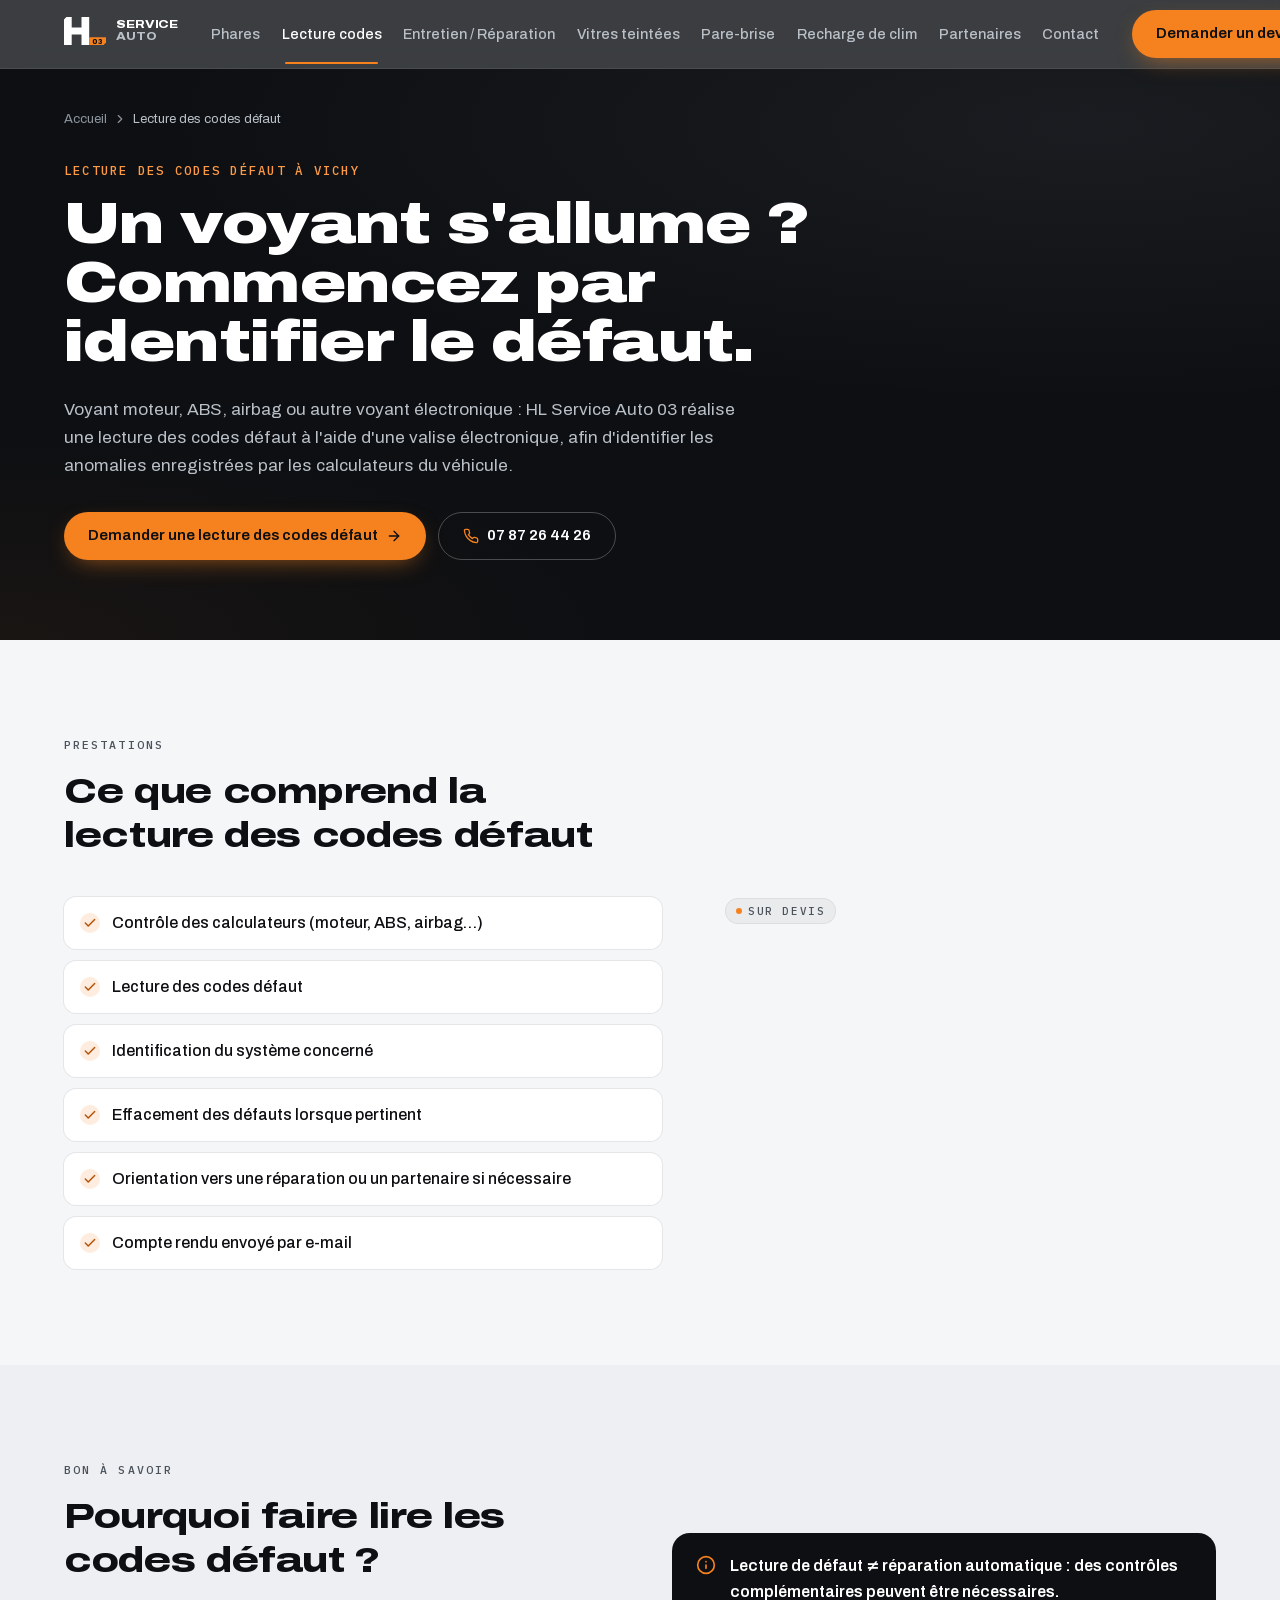
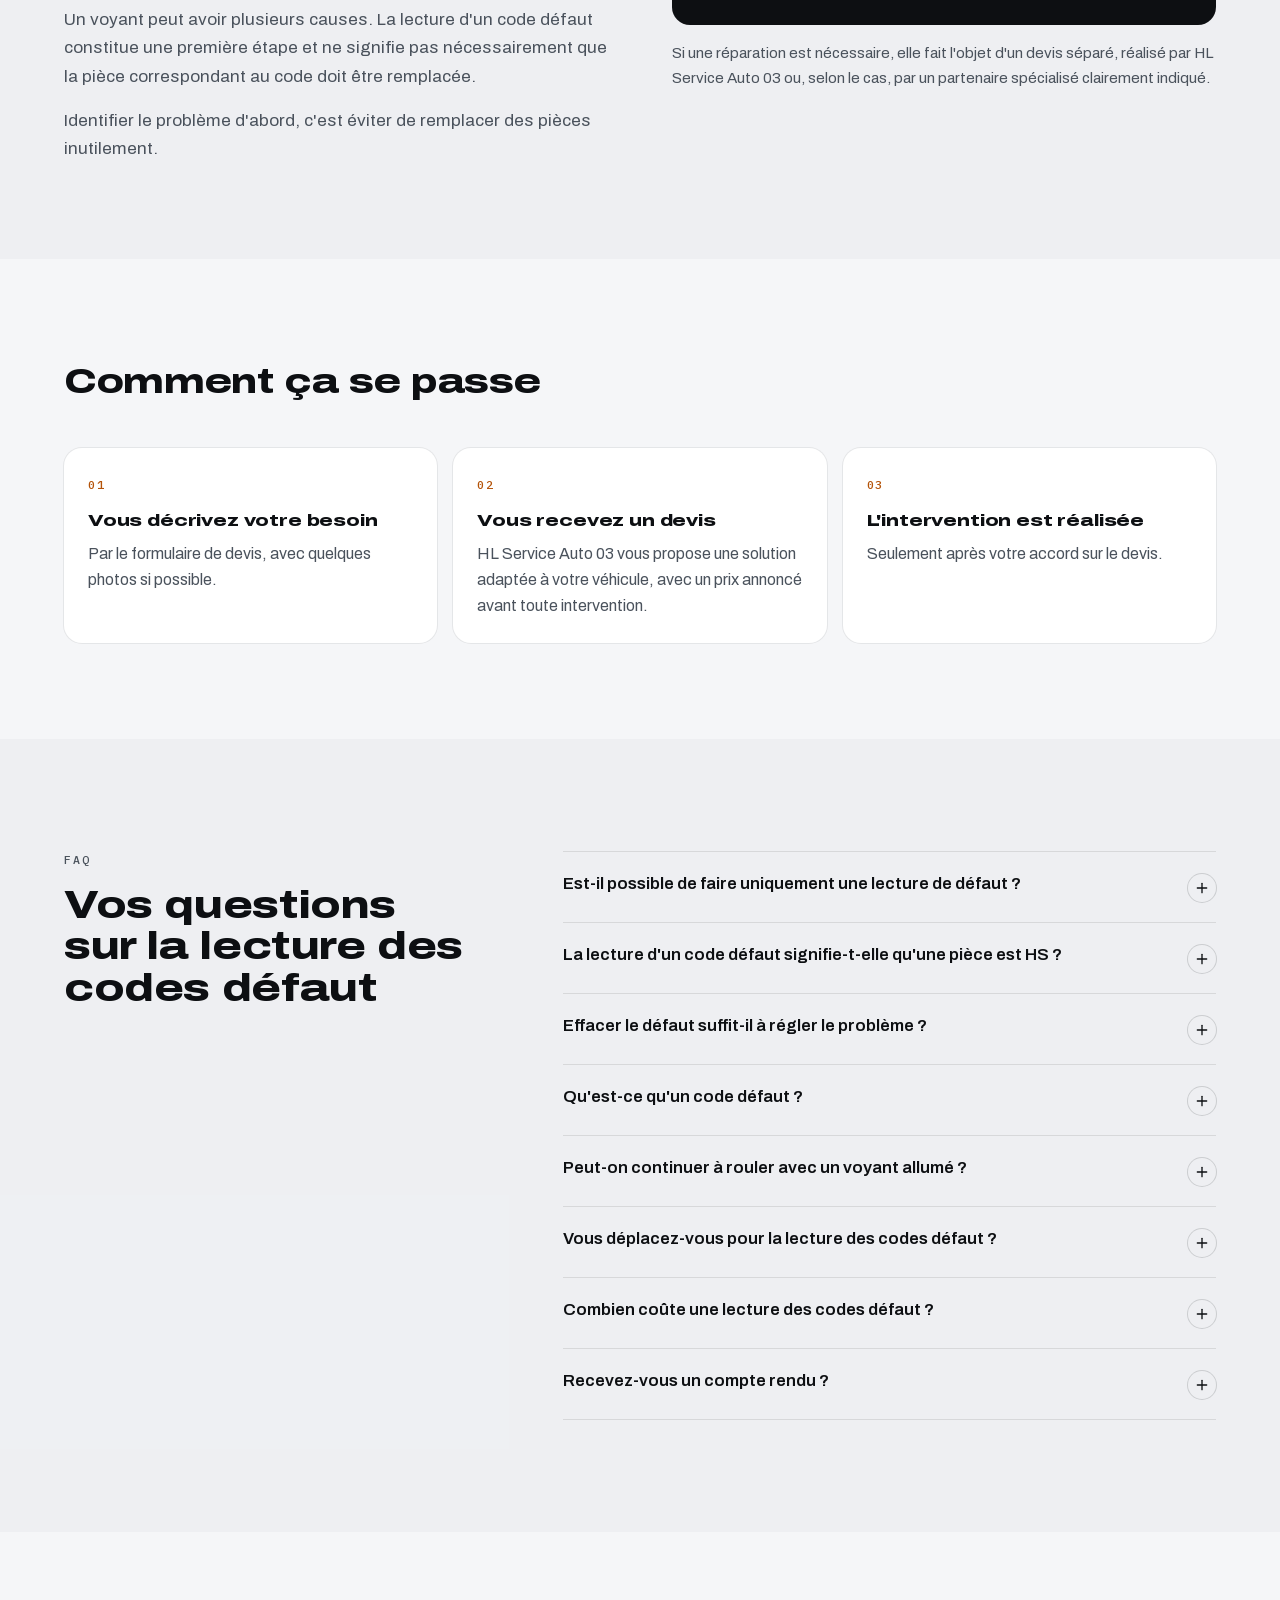
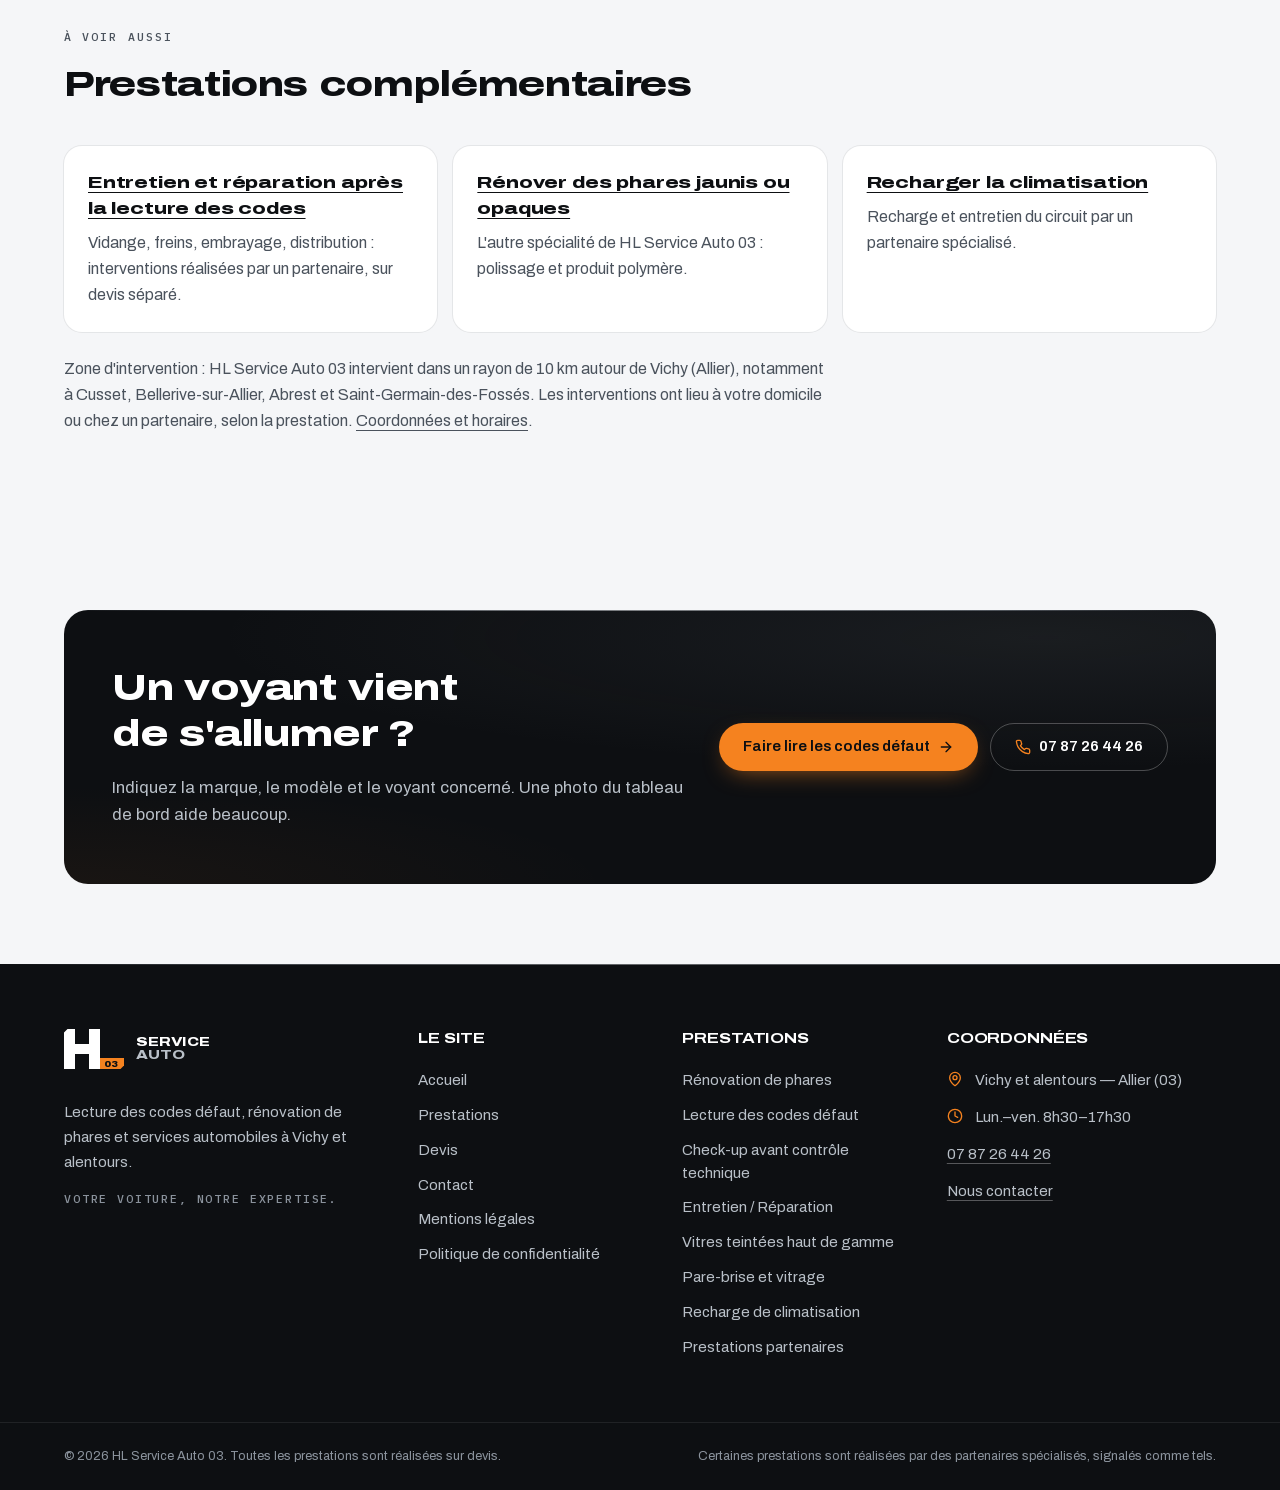
<file: diagnostic-auto.html>
<!DOCTYPE html><html lang="fr" class="archivo_8c2be2a3-module__iX1fDW__variable ibm_plex_mono_992fec55-module__ID1hoq__variable" data-scroll-behavior="smooth"><head><meta charSet="utf-8"/><meta name="viewport" content="width=device-width, initial-scale=1"/><link rel="preload" href="assets/media/21ca8f3f56c22ca2-s.p.14a9xpaqsbppk.woff2" as="font" crossorigin="" type="font/woff2"/><link rel="preload" href="assets/media/effe91970fc4db64-s.p.28xcb7557rbh2.woff2" as="font" crossorigin="" type="font/woff2"/><link rel="stylesheet" href="assets/1mr0bpzl0qhpt.css" data-precedence="next"/><meta name="theme-color" content="#0d0f12"/><meta name="color-scheme" content="light"/><title>Lecture des codes défaut à Vichy | HL Service Auto 03</title><meta name="description" content="Voyant moteur, ABS ou airbag allumé ? Lecture des codes défaut à la valise à Vichy et dans un rayon de 10 km : 50 €, compte rendu par e-mail."/><meta name="application-name" content="HL Service Auto 03"/><link rel="manifest" href="assets/manifest.webmanifest"/><meta name="robots" content="index, follow"/><meta name="googlebot" content="index, follow"/><link rel="canonical" href="https://hlservice-auto03.fr/diagnostic-auto.html"/><meta name="format-detection" content="telephone=no, address=no, email=no"/><meta property="og:title" content="Lecture des codes défaut à Vichy | HL Service Auto 03"/><meta property="og:description" content="Voyant moteur, ABS ou airbag allumé ? Lecture des codes défaut à la valise à Vichy et dans un rayon de 10 km : 50 €, compte rendu par e-mail."/><meta property="og:url" content="https://hlservice-auto03.fr/diagnostic-auto.html"/><meta property="og:site_name" content="HL Service Auto 03"/><meta property="og:locale" content="fr_FR"/><meta property="og:type" content="website"/><meta name="twitter:card" content="summary_large_image"/><meta name="twitter:title" content="Lecture des codes défaut à Vichy | HL Service Auto 03"/><meta name="twitter:description" content="Voyant moteur, ABS ou airbag allumé ? Lecture des codes défaut à la valise à Vichy et dans un rayon de 10 km : 50 €, compte rendu par e-mail."/><link rel="icon" href="assets/favicon.ico" sizes="48x48" type="image/x-icon"/><link rel="icon" href="assets/icon.svg" sizes="any" type="image/svg+xml"/><link rel="apple-touch-icon" href="assets/apple-icon.png" sizes="180x180" type="image/png"/><meta name="next-size-adjust" content=""/><style>@media (min-width:1024px) and (max-width:1399px){header nav ul.gap-1 a{padding-left:.55rem;padding-right:.55rem}}</style><meta property="og:image" content="https://hlservice-auto03.fr/og-hlservice.jpg"/><meta property="og:image:width" content="1200"/><meta property="og:image:height" content="630"/><meta property="og:image:alt" content="HL Service Auto 03 — rénovation de phares et lecture des codes défaut à Vichy"/><meta name="twitter:image" content="https://hlservice-auto03.fr/og-hlservice.jpg"/><script type="application/ld+json">{"@context":"https://schema.org","@graph":[{"@type":"WebPage","@id":"https://hlservice-auto03.fr/diagnostic-auto.html#webpage","url":"https://hlservice-auto03.fr/diagnostic-auto.html","name":"Lecture des codes défaut à Vichy | HL Service Auto 03","description":"Voyant moteur, ABS ou airbag allumé ? Lecture des codes défaut à la valise à Vichy et dans un rayon de 10 km : 50 €, compte rendu par e-mail.","inLanguage":"fr-FR","isPartOf":{"@id":"https://hlservice-auto03.fr/#site"},"about":{"@id":"https://hlservice-auto03.fr/#entreprise"},"dateModified":"2026-10-09","breadcrumb":{"@id":"https://hlservice-auto03.fr/diagnostic-auto.html#breadcrumb"},"mainEntity":{"@id":"https://hlservice-auto03.fr/diagnostic-auto.html#service"}},{"@type":"AutoRepair","@id":"https://hlservice-auto03.fr/#entreprise","name":"HL Service Auto 03","url":"https://hlservice-auto03.fr/","telephone":"+33787264426"},{"@type":"BreadcrumbList","@id":"https://hlservice-auto03.fr/diagnostic-auto.html#breadcrumb","itemListElement":[{"@type":"ListItem","position":1,"name":"Accueil","item":"https://hlservice-auto03.fr/"},{"@type":"ListItem","position":2,"name":"Lecture des codes défaut","item":"https://hlservice-auto03.fr/diagnostic-auto.html"}]},{"@type":"Service","@id":"https://hlservice-auto03.fr/diagnostic-auto.html#service","name":"Lecture des codes défaut","serviceType":"Lecture des codes défaut","description":"Lecture des codes défaut à la valise électronique (voyant moteur, ABS, airbag…) pour identifier les anomalies enregistrées par les calculateurs du véhicule. Intervention possible au domicile du client, à Vichy et alentours. Sur devis.","url":"https://hlservice-auto03.fr/diagnostic-auto.html","areaServed":[{"@type":"City","name":"Vichy"},{"@type":"City","name":"Cusset"},{"@type":"City","name":"Bellerive-sur-Allier"},{"@type":"City","name":"Abrest"},{"@type":"City","name":"Saint-Germain-des-Fossés"}],"offers":{"@type":"Offer","price":"50.00","priceCurrency":"EUR","description":"50 €, plus 20 € de déplacement lorsque l'intervention a lieu au domicile du client. Compte rendu envoyé par e-mail."},"provider":{"@id":"https://hlservice-auto03.fr/#entreprise"}},{"@type":"FAQPage","@id":"https://hlservice-auto03.fr/diagnostic-auto.html#faq","mainEntity":[{"@type":"Question","name":"Est-il possible de faire uniquement une lecture de défaut ?","acceptedAnswer":{"@type":"Answer","text":"Oui, selon le véhicule et la demande."}},{"@type":"Question","name":"La lecture d'un code défaut signifie-t-elle qu'une pièce est HS ?","acceptedAnswer":{"@type":"Answer","text":"Non. Un code défaut constitue une première indication et peut nécessiter des contrôles complémentaires."}},{"@type":"Question","name":"Effacer le défaut suffit-il à régler le problème ?","acceptedAnswer":{"@type":"Answer","text":"Pas forcément. Si la cause est toujours présente, le voyant peut se rallumer. L'effacement n'est réalisé que lorsqu'il est techniquement pertinent."}},{"@type":"Question","name":"Qu'est-ce qu'un code défaut ?","acceptedAnswer":{"@type":"Answer","text":"Les calculateurs du véhicule (moteur, ABS, airbag…) surveillent en permanence de nombreux capteurs. Lorsqu'ils détectent une anomalie, ils enregistrent un code défaut, souvent accompagné de l'allumage d'un voyant au tableau de bord. La valise électronique permet de lire ces codes pour orienter la recherche de la panne."}},{"@type":"Question","name":"Peut-on continuer à rouler avec un voyant allumé ?","acceptedAnswer":{"@type":"Answer","text":"Cela dépend du voyant. Un voyant orange signale une anomalie à faire vérifier rapidement. Un voyant rouge, ou un voyant moteur qui clignote, peut indiquer un problème plus sérieux: limitez l'utilisation du véhicule et reportez-vous au manuel du constructeur. Dans tous les cas, faire lire les codes défaut permet d'y voir plus clair."}},{"@type":"Question","name":"Vous déplacez-vous pour la lecture des codes défaut ?","acceptedAnswer":{"@type":"Answer","text":"Oui. La lecture des codes défaut peut être réalisée chez vous, à Vichy et alentours, du lundi au vendredi de 8h30 à 17h30. Indiquez votre adresse et le voyant concerné dans votre demande."}},{"@type":"Question","name":"Combien coûte une lecture des codes défaut ?","acceptedAnswer":{"@type":"Answer","text":"50 €. Lorsque l'intervention a lieu chez vous, un déplacement de 20 € s'ajoute. Le prix vous est confirmé avant l'intervention."}},{"@type":"Question","name":"Recevez-vous un compte rendu ?","acceptedAnswer":{"@type":"Answer","text":"Oui. Un compte rendu de la lecture des codes défaut vous est envoyé par e-mail."}}]}]}</script><script defer src="https://cloud.umami.is/script.js" data-website-id="69b320fe-6316-4dba-9961-7a17dd2dff12" data-domains="hlservice-auto03.fr"></script></head><body class="has-mobile-bar flex min-h-dvh flex-col antialiased"><div hidden=""><!--$--><!--/$--></div><a href="#contenu" class="sr-only z-50 rounded-pill bg-amber px-5 py-3 font-semibold text-ink focus:not-sr-only focus:fixed focus:left-4 focus:top-4">Aller au contenu</a><header class="sticky top-0 z-40 border-b border-white/[0.08] bg-ink/90 backdrop-blur-md supports-[backdrop-filter]:bg-ink/80"><div class="mx-auto w-full max-w-[76rem] px-5 sm:px-8 flex h-[4.25rem] items-center justify-between gap-6"><a class="shrink-0 rounded-md" aria-label="HL Service Auto 03 — accueil" href="./"><span class="inline-flex items-center gap-2.5"><svg viewBox="0 0 120 80" class="h-7 w-auto" aria-hidden="true" focusable="false"><polygon points="7,0 22,0 22,30 50,30 50,0 72,0 72,80 50,80 50,50 22,50 22,80 0,80 0,7" class="fill-white"></polygon><polygon points="72,58 120,58 120,73 113,80 72,80" class="fill-amber"></polygon><text x="94" y="76" text-anchor="middle" font-family="Archivo, Arial Black, sans-serif" font-weight="900" font-size="19" fill="#0D0F12">03</text></svg><span aria-hidden="true" class="font-display font-extrabold uppercase leading-[1.05] text-[0.66rem] tracking-[0.26em] text-white">Service<!-- --> <span class="block text-mist">Auto</span></span><span class="sr-only">HL Service Auto 03</span></span></a><nav aria-label="Navigation principale" class="hidden xl:block"><ul class="flex items-center gap-1"><li><a class="relative whitespace-nowrap rounded-md px-3 py-2 text-[0.9rem] font-medium transition-colors text-mist hover:text-white" href="renovation-phares.html">Phares</a></li><li><a aria-current="page" class="relative whitespace-nowrap rounded-md px-3 py-2 text-[0.9rem] font-medium transition-colors text-white" href="diagnostic-auto.html">Lecture codes<span aria-hidden="true" class="absolute inset-x-3 -bottom-[0.9rem] h-0.5 rounded-full bg-amber"></span></a></li><li><a class="relative whitespace-nowrap rounded-md px-3 py-2 text-[0.9rem] font-medium transition-colors text-mist hover:text-white" href="entretien-mecanique.html">Entretien / Réparation</a></li><li><a class="relative whitespace-nowrap rounded-md px-3 py-2 text-[0.9rem] font-medium transition-colors text-mist hover:text-white" href="vitres-teintees.html">Vitres teintées</a></li><li><a class="relative whitespace-nowrap rounded-md px-3 py-2 text-[0.9rem] font-medium transition-colors text-mist hover:text-white" href="pare-brise.html">Pare-brise</a></li><li><a class="relative whitespace-nowrap rounded-md px-3 py-2 text-[0.9rem] font-medium transition-colors text-mist hover:text-white" href="recharge-clim.html">Recharge de clim</a></li><li><a class="relative whitespace-nowrap rounded-md px-3 py-2 text-[0.9rem] font-medium transition-colors text-mist hover:text-white" href="prestations-partenaires.html">Partenaires</a></li><li><a class="relative whitespace-nowrap rounded-md px-3 py-2 text-[0.9rem] font-medium transition-colors text-mist hover:text-white" href="contact.html">Contact</a></li></ul></nav><div class="flex items-center gap-2"><div class="hidden lg:block"><a class="group inline-flex min-h-12 items-center justify-center gap-2 rounded-pill px-6 text-[0.95rem] font-semibold transition-[background-color,color,border-color,transform,box-shadow] duration-200 ease-out active:scale-[0.98] bg-amber text-ink shadow-[0_8px_24px_-10px_rgb(245_130_31/0.7)] hover:bg-amber-soft min-h-11 whitespace-nowrap px-5 text-sm" data-umami-event="Clic devis" data-umami-event-emplacement="en-tete" href="devis.html">Demander un devis</a></div><div class="xl:hidden"><button type="button" aria-expanded="false" aria-controls="_R_ulb_" class="inline-flex size-11 items-center justify-center rounded-pill border border-white/15 text-white transition-colors hover:border-white/40"><svg xmlns="http://www.w3.org/2000/svg" width="24" height="24" viewBox="0 0 24 24" fill="none" stroke="currentColor" stroke-width="2" stroke-linecap="round" stroke-linejoin="round" class="lucide lucide-menu size-5" aria-hidden="true"><path d="M4 5h16"></path><path d="M4 12h16"></path><path d="M4 19h16"></path></svg><span class="sr-only">Ouvrir le menu</span></button><div id="_R_ulb_" hidden="" class="fixed inset-x-0 bottom-0 top-[4.25rem] z-40 overflow-y-auto bg-ink px-5 pb-28 pt-6"><nav aria-label="Navigation mobile"><ul class="divide-y divide-white/[0.08] border-y border-white/[0.08]"><li><a class="font-display flex items-center justify-between py-4 text-lg font-bold text-silver" href="./">Accueil</a></li><li><a class="font-display flex items-center justify-between py-4 text-lg font-bold text-silver" href="renovation-phares.html">Phares</a></li><li><a aria-current="page" class="font-display flex items-center justify-between py-4 text-lg font-bold text-white" href="diagnostic-auto.html">Lecture des codes défaut<span aria-hidden="true" class="size-2 rounded-full bg-amber"></span></a></li><li><a class="font-display flex items-center justify-between py-4 text-lg font-bold text-silver" href="entretien-mecanique.html">Entretien / Réparation</a></li><li><a class="font-display flex items-center justify-between py-4 text-lg font-bold text-silver" href="vitres-teintees.html">Vitres teintées</a></li><li><a class="font-display flex items-center justify-between py-4 text-lg font-bold text-silver" href="pare-brise.html">Pare-brise</a></li><li><a class="font-display flex items-center justify-between py-4 text-lg font-bold text-silver" href="recharge-clim.html">Recharge de clim</a></li><li><a class="font-display flex items-center justify-between py-4 text-lg font-bold text-silver" href="prestations-partenaires.html">Partenaires</a></li><li><a class="font-display flex items-center justify-between py-4 text-lg font-bold text-silver" href="contact.html">Contact</a></li></ul></nav><div class="mt-8 grid gap-3"><a class="group inline-flex min-h-12 items-center justify-center gap-2 rounded-pill px-6 text-[0.95rem] font-semibold transition-[background-color,color,border-color,transform,box-shadow] duration-200 ease-out active:scale-[0.98] bg-amber text-ink shadow-[0_8px_24px_-10px_rgb(245_130_31/0.7)] hover:bg-amber-soft w-full" data-umami-event="Clic devis" data-umami-event-emplacement="en-tete" href="devis.html">Demander un devis</a></div><p class="mt-8 text-sm text-metal">Vichy et alentours — Allier (03)</p></div></div></div></div></header><main id="contenu" class="flex-1"><section class="bg-ink-grain relative overflow-hidden"><div class="mx-auto w-full max-w-[76rem] px-5 sm:px-8 relative pb-16 pt-8 sm:pb-20 sm:pt-10"><div><nav aria-label="Fil d&#x27;Ariane"><ol class="flex flex-wrap items-center gap-1.5 text-[0.82rem] text-metal"><li><a class="transition-colors hover:text-white" href="./">Accueil</a></li><li aria-hidden="true"><svg xmlns="http://www.w3.org/2000/svg" width="24" height="24" viewBox="0 0 24 24" fill="none" stroke="currentColor" stroke-width="2" stroke-linecap="round" stroke-linejoin="round" class="lucide lucide-chevron-right size-3.5" aria-hidden="true"><path d="m9 18 6-6-6-6"></path></svg></li><li aria-current="page" class="text-mist">Lecture des codes défaut</li></ol></nav><h1 class="mt-8 max-w-4xl text-white"><span class="mb-4 block font-mono text-[0.78rem] font-medium uppercase tracking-[0.18em] text-amber-soft">Lecture des codes défaut à Vichy</span><span class="sr-only"> : </span><span class="font-display text-balance block text-[2.25rem] font-black leading-[1.02] sm:text-[3.2rem] lg:text-[3.6rem]">Un voyant s&#x27;allume ? Commencez par identifier le défaut.</span></h1><div class="text-pretty mt-6 max-w-2xl text-[1.08rem] leading-relaxed text-mist"><p>Voyant moteur, ABS, airbag ou autre voyant électronique : HL Service Auto 03 réalise une lecture des codes défaut à l&#x27;aide d&#x27;une valise électronique, afin d&#x27;identifier les anomalies enregistrées par les calculateurs du véhicule.</p></div><div class="mt-8 flex flex-col gap-3 sm:flex-row"><a class="group inline-flex min-h-12 items-center justify-center gap-2 rounded-pill px-6 text-[0.95rem] font-semibold transition-[background-color,color,border-color,transform,box-shadow] duration-200 ease-out active:scale-[0.98] bg-amber text-ink shadow-[0_8px_24px_-10px_rgb(245_130_31/0.7)] hover:bg-amber-soft" data-umami-event="Clic devis" data-umami-event-emplacement="contenu" href="devis.html?prestation=diagnostic">Demander une lecture des codes défaut<svg xmlns="http://www.w3.org/2000/svg" width="24" height="24" viewBox="0 0 24 24" fill="none" stroke="currentColor" stroke-width="2" stroke-linecap="round" stroke-linejoin="round" class="lucide lucide-arrow-right size-4 transition-transform duration-200 ease-out group-hover:translate-x-0.5" aria-hidden="true"><path d="M5 12h14"></path><path d="m12 5 7 7-7 7"></path></svg></a><a style="white-space:nowrap" class="group inline-flex min-h-12 items-center justify-center gap-2 rounded-pill px-6 text-[0.95rem] font-semibold transition-[background-color,color,border-color,transform,box-shadow] duration-200 ease-out active:scale-[0.98] border border-white/25 text-white hover:border-white/60 hover:bg-white/5" data-umami-event="Appel" data-umami-event-emplacement="contenu" href="tel:+33787264426"><svg xmlns="http://www.w3.org/2000/svg" width="24" height="24" viewBox="0 0 24 24" fill="none" stroke="currentColor" stroke-width="2" stroke-linecap="round" stroke-linejoin="round" class="size-4 text-amber" aria-hidden="true"><path d="M22 16.92v3a2 2 0 0 1-2.18 2 19.79 19.79 0 0 1-8.63-3.07 19.5 19.5 0 0 1-6-6 19.79 19.79 0 0 1-3.07-8.67A2 2 0 0 1 4.11 2h3a2 2 0 0 1 2 1.72 12.84 12.84 0 0 0 .7 2.81 2 2 0 0 1-.45 2.11L8.09 9.91a16 16 0 0 0 6 6l1.27-1.27a2 2 0 0 1 2.11-.45 12.84 12.84 0 0 0 2.81.7A2 2 0 0 1 22 16.92z"></path></svg>07 87 26 44 26</a></div></div></div></section><section aria-labelledby="prestations-diag-title" class="py-16 sm:py-24"><div class="mx-auto w-full max-w-[76rem] px-5 sm:px-8"><p class="mb-4 font-mono text-[0.72rem] font-medium uppercase tracking-[0.18em] text-slate">Prestations</p><h2 id="prestations-diag-title" class="font-display text-balance max-w-3xl text-[1.75rem] font-extrabold leading-tight text-ink sm:text-[2.2rem]">Ce que comprend la lecture des codes défaut</h2><div class="mt-10"><div class="grid gap-10 lg:grid-cols-[1.1fr_0.9fr] lg:gap-16"><ul class="grid gap-3"><li class="flex gap-3 rounded-xl bg-white px-4 py-3.5 font-medium text-ink ring-1 ring-ink/[0.07]"><span class="mt-0.5 inline-flex size-5 shrink-0 items-center justify-center rounded-full bg-amber/15"><svg xmlns="http://www.w3.org/2000/svg" width="24" height="24" viewBox="0 0 24 24" fill="none" stroke="currentColor" stroke-width="2.5" stroke-linecap="round" stroke-linejoin="round" class="lucide lucide-check size-3.5 text-amber-deep" aria-hidden="true"><path d="M20 6 9 17l-5-5"></path></svg></span>Contrôle des calculateurs (moteur, ABS, airbag…)</li><li class="flex gap-3 rounded-xl bg-white px-4 py-3.5 font-medium text-ink ring-1 ring-ink/[0.07]"><span class="mt-0.5 inline-flex size-5 shrink-0 items-center justify-center rounded-full bg-amber/15"><svg xmlns="http://www.w3.org/2000/svg" width="24" height="24" viewBox="0 0 24 24" fill="none" stroke="currentColor" stroke-width="2.5" stroke-linecap="round" stroke-linejoin="round" class="lucide lucide-check size-3.5 text-amber-deep" aria-hidden="true"><path d="M20 6 9 17l-5-5"></path></svg></span>Lecture des codes défaut</li><li class="flex gap-3 rounded-xl bg-white px-4 py-3.5 font-medium text-ink ring-1 ring-ink/[0.07]"><span class="mt-0.5 inline-flex size-5 shrink-0 items-center justify-center rounded-full bg-amber/15"><svg xmlns="http://www.w3.org/2000/svg" width="24" height="24" viewBox="0 0 24 24" fill="none" stroke="currentColor" stroke-width="2.5" stroke-linecap="round" stroke-linejoin="round" class="lucide lucide-check size-3.5 text-amber-deep" aria-hidden="true"><path d="M20 6 9 17l-5-5"></path></svg></span>Identification du système concerné</li><li class="flex gap-3 rounded-xl bg-white px-4 py-3.5 font-medium text-ink ring-1 ring-ink/[0.07]"><span class="mt-0.5 inline-flex size-5 shrink-0 items-center justify-center rounded-full bg-amber/15"><svg xmlns="http://www.w3.org/2000/svg" width="24" height="24" viewBox="0 0 24 24" fill="none" stroke="currentColor" stroke-width="2.5" stroke-linecap="round" stroke-linejoin="round" class="lucide lucide-check size-3.5 text-amber-deep" aria-hidden="true"><path d="M20 6 9 17l-5-5"></path></svg></span>Effacement des défauts lorsque pertinent</li><li class="flex gap-3 rounded-xl bg-white px-4 py-3.5 font-medium text-ink ring-1 ring-ink/[0.07]"><span class="mt-0.5 inline-flex size-5 shrink-0 items-center justify-center rounded-full bg-amber/15"><svg xmlns="http://www.w3.org/2000/svg" width="24" height="24" viewBox="0 0 24 24" fill="none" stroke="currentColor" stroke-width="2.5" stroke-linecap="round" stroke-linejoin="round" class="lucide lucide-check size-3.5 text-amber-deep" aria-hidden="true"><path d="M20 6 9 17l-5-5"></path></svg></span>Orientation vers une réparation ou un partenaire si nécessaire</li><li class="flex gap-3 rounded-xl bg-white px-4 py-3.5 font-medium text-ink ring-1 ring-ink/[0.07]"><span class="mt-0.5 inline-flex size-5 shrink-0 items-center justify-center rounded-full bg-amber/15"><svg xmlns="http://www.w3.org/2000/svg" width="24" height="24" viewBox="0 0 24 24" fill="none" stroke="currentColor" stroke-width="2.5" stroke-linecap="round" stroke-linejoin="round" class="lucide lucide-check size-3.5 text-amber-deep" aria-hidden="true"><path d="M20 6 9 17l-5-5"></path></svg></span>Compte rendu envoyé par e-mail</li></ul><div class="space-y-4"><div hidden class="grid gap-3"><div class="aspect-[4/3] flex relative flex-col items-center justify-center gap-2 overflow-hidden rounded-card border border-dashed border-ink/20 bg-silver/60 p-4 text-center"><div aria-hidden="true" class="absolute inset-0 opacity-60 [background-image:repeating-linear-gradient(135deg,transparent_0_14px,rgb(13_15_18/0.035)_14px_15px)]"></div><svg xmlns="http://www.w3.org/2000/svg" width="24" height="24" viewBox="0 0 24 24" fill="none" stroke="currentColor" stroke-width="1.6" stroke-linecap="round" stroke-linejoin="round" class="lucide lucide-camera relative size-6 text-metal" aria-hidden="true"><path d="M13.997 4a2 2 0 0 1 1.76 1.05l.486.9A2 2 0 0 0 18.003 7H20a2 2 0 0 1 2 2v9a2 2 0 0 1-2 2H4a2 2 0 0 1-2-2V9a2 2 0 0 1 2-2h1.997a2 2 0 0 0 1.759-1.048l.489-.904A2 2 0 0 1 10.004 4z"></path><circle cx="12" cy="13" r="3"></circle></svg><p class="relative text-[0.9rem] font-semibold text-ink">Photo de la valise électronique</p><p class="relative text-[0.8rem] text-slate">Photo réelle à venir</p></div></div><span class="inline-flex items-center gap-1.5 rounded-pill px-2.5 py-1 font-mono text-[0.68rem] font-medium uppercase tracking-[0.14em] bg-ink/[0.045] text-slate ring-1 ring-ink/10"><span aria-hidden="true" class="size-1.5 rounded-full bg-amber"></span>Sur devis</span></div></div></div></div></section><section aria-labelledby="pourquoi-diag-title" class="bg-silver/50 py-16 sm:py-24"><div class="mx-auto w-full max-w-[76rem] px-5 sm:px-8 grid gap-10 lg:grid-cols-[1fr_1fr] lg:gap-16"><div><p class="mb-4 font-mono text-[0.72rem] font-medium uppercase tracking-[0.18em] text-slate">Bon à savoir</p><h2 id="pourquoi-diag-title" class="font-display text-[1.75rem] font-extrabold leading-tight text-ink sm:text-[2.2rem]">Pourquoi faire lire les codes défaut ?</h2><p class="mt-6 text-[1.08rem] leading-relaxed text-slate">Un voyant peut avoir plusieurs causes. La lecture d&#x27;un code défaut constitue une première étape et ne signifie pas nécessairement que la pièce correspondant au code doit être remplacée.</p><p class="mt-4 text-[1.08rem] leading-relaxed text-slate">Identifier le problème d&#x27;abord, c&#x27;est éviter de remplacer des pièces inutilement.</p></div><div class="flex flex-col justify-center gap-4"><div class="flex gap-3.5 rounded-card bg-ink px-6 py-5 text-white"><svg xmlns="http://www.w3.org/2000/svg" width="24" height="24" viewBox="0 0 24 24" fill="none" stroke="currentColor" stroke-width="2" stroke-linecap="round" stroke-linejoin="round" class="lucide lucide-info mt-0.5 size-5 shrink-0 text-amber" aria-hidden="true"><circle cx="12" cy="12" r="10"></circle><path d="M12 16v-4"></path><path d="M12 8h.01"></path></svg><div class="font-semibold leading-relaxed">Lecture de défaut ≠ réparation automatique : des contrôles complémentaires peuvent être nécessaires.</div></div><p class="text-[0.95rem] leading-relaxed text-slate">Si une réparation est nécessaire, elle fait l&#x27;objet d&#x27;un devis séparé, réalisé par HL Service Auto 03 ou, selon le cas, par un partenaire spécialisé clairement indiqué.</p></div></div></section><section aria-labelledby="etapes-diag-title" class="py-16 sm:py-24"><div class="mx-auto w-full max-w-[76rem] px-5 sm:px-8"><h2 id="etapes-diag-title" class="font-display text-[1.75rem] font-extrabold text-ink sm:text-[2.2rem]">Comment ça se passe</h2><ol class="grid gap-4 md:grid-cols-3 mt-10"><li class="rounded-card bg-white p-6 ring-1 ring-ink/[0.07]"><span class="font-mono text-[0.75rem] font-medium tracking-[0.14em] text-amber-deep">01</span><p class="font-display mt-3 text-[1.08rem] font-extrabold text-ink">Vous décrivez votre besoin</p><p class="mt-2 leading-relaxed text-slate">Par le formulaire de devis, avec quelques photos si possible.</p></li><li class="rounded-card bg-white p-6 ring-1 ring-ink/[0.07]"><span class="font-mono text-[0.75rem] font-medium tracking-[0.14em] text-amber-deep">02</span><p class="font-display mt-3 text-[1.08rem] font-extrabold text-ink">Vous recevez un devis</p><p class="mt-2 leading-relaxed text-slate">HL Service Auto 03 vous propose une solution adaptée à votre véhicule, avec un prix annoncé avant toute intervention.</p></li><li class="rounded-card bg-white p-6 ring-1 ring-ink/[0.07]"><span class="font-mono text-[0.75rem] font-medium tracking-[0.14em] text-amber-deep">03</span><p class="font-display mt-3 text-[1.08rem] font-extrabold text-ink">L&#x27;intervention est réalisée</p><p class="mt-2 leading-relaxed text-slate">Seulement après votre accord sur le devis.</p></li></ol></div></section><section id="faq-diagnostic" aria-labelledby="faq-diagnostic-title" class="py-20 sm:py-28 bg-silver/50"><div class="mx-auto w-full max-w-[76rem] px-5 sm:px-8 grid gap-12 lg:grid-cols-[0.8fr_1.2fr] lg:gap-16"><div class="max-w-3xl"><p class="font-mono text-[0.72rem] font-medium uppercase tracking-[0.18em] text-slate mb-4">FAQ</p><h2 id="faq-diagnostic-title" class="font-display text-balance text-[1.85rem] font-extrabold leading-[1.08] sm:text-[2.4rem] text-ink">Vos questions sur la lecture des codes défaut</h2></div><div class="divide-y divide-ink/10 border-y border-ink/10"><details class="group"><summary class="flex cursor-pointer items-start justify-between gap-6 py-5 text-left font-semibold text-ink transition-colors hover:text-amber-deep"><span class="text-[1.05rem] leading-snug">Est-il possible de faire uniquement une lecture de défaut ?</span><span class="mt-0.5 inline-flex size-7 shrink-0 items-center justify-center rounded-full ring-1 ring-ink/15"><svg xmlns="http://www.w3.org/2000/svg" width="24" height="24" viewBox="0 0 24 24" fill="none" stroke="currentColor" stroke-width="2" stroke-linecap="round" stroke-linejoin="round" class="lucide lucide-plus faq-icon size-4 transition-transform duration-200 ease-out" aria-hidden="true"><path d="M5 12h14"></path><path d="M12 5v14"></path></svg></span></summary><p class="text-pretty -mt-1 pb-6 pr-12 leading-relaxed text-slate">Oui, selon le véhicule et la demande.</p></details><details class="group"><summary class="flex cursor-pointer items-start justify-between gap-6 py-5 text-left font-semibold text-ink transition-colors hover:text-amber-deep"><span class="text-[1.05rem] leading-snug">La lecture d&#x27;un code défaut signifie-t-elle qu&#x27;une pièce est HS ?</span><span class="mt-0.5 inline-flex size-7 shrink-0 items-center justify-center rounded-full ring-1 ring-ink/15"><svg xmlns="http://www.w3.org/2000/svg" width="24" height="24" viewBox="0 0 24 24" fill="none" stroke="currentColor" stroke-width="2" stroke-linecap="round" stroke-linejoin="round" class="lucide lucide-plus faq-icon size-4 transition-transform duration-200 ease-out" aria-hidden="true"><path d="M5 12h14"></path><path d="M12 5v14"></path></svg></span></summary><p class="text-pretty -mt-1 pb-6 pr-12 leading-relaxed text-slate">Non. Un code défaut constitue une première indication et peut nécessiter des contrôles complémentaires.</p></details><details class="group"><summary class="flex cursor-pointer items-start justify-between gap-6 py-5 text-left font-semibold text-ink transition-colors hover:text-amber-deep"><span class="text-[1.05rem] leading-snug">Effacer le défaut suffit-il à régler le problème ?</span><span class="mt-0.5 inline-flex size-7 shrink-0 items-center justify-center rounded-full ring-1 ring-ink/15"><svg xmlns="http://www.w3.org/2000/svg" width="24" height="24" viewBox="0 0 24 24" fill="none" stroke="currentColor" stroke-width="2" stroke-linecap="round" stroke-linejoin="round" class="lucide lucide-plus faq-icon size-4 transition-transform duration-200 ease-out" aria-hidden="true"><path d="M5 12h14"></path><path d="M12 5v14"></path></svg></span></summary><p class="text-pretty -mt-1 pb-6 pr-12 leading-relaxed text-slate">Pas forcément. Si la cause est toujours présente, le voyant peut se rallumer. L&#x27;effacement n&#x27;est réalisé que lorsqu&#x27;il est techniquement pertinent.</p></details><details class="group"><summary class="flex cursor-pointer items-start justify-between gap-6 py-5 text-left font-semibold text-ink transition-colors hover:text-amber-deep"><span class="text-[1.05rem] leading-snug">Qu&#x27;est-ce qu&#x27;un code défaut ?</span><span class="mt-0.5 inline-flex size-7 shrink-0 items-center justify-center rounded-full ring-1 ring-ink/15"><svg xmlns="http://www.w3.org/2000/svg" width="24" height="24" viewBox="0 0 24 24" fill="none" stroke="currentColor" stroke-width="2" stroke-linecap="round" stroke-linejoin="round" class="lucide lucide-plus faq-icon size-4 transition-transform duration-200 ease-out" aria-hidden="true"><path d="M5 12h14"></path><path d="M12 5v14"></path></svg></span></summary><p class="text-pretty -mt-1 pb-6 pr-12 leading-relaxed text-slate">Les calculateurs du véhicule (moteur, ABS, airbag…) surveillent en permanence de nombreux capteurs. Lorsqu&#x27;ils détectent une anomalie, ils enregistrent un code défaut, souvent accompagné de l&#x27;allumage d&#x27;un voyant au tableau de bord. La valise électronique permet de lire ces codes pour orienter la recherche de la panne.</p></details><details class="group"><summary class="flex cursor-pointer items-start justify-between gap-6 py-5 text-left font-semibold text-ink transition-colors hover:text-amber-deep"><span class="text-[1.05rem] leading-snug">Peut-on continuer à rouler avec un voyant allumé ?</span><span class="mt-0.5 inline-flex size-7 shrink-0 items-center justify-center rounded-full ring-1 ring-ink/15"><svg xmlns="http://www.w3.org/2000/svg" width="24" height="24" viewBox="0 0 24 24" fill="none" stroke="currentColor" stroke-width="2" stroke-linecap="round" stroke-linejoin="round" class="lucide lucide-plus faq-icon size-4 transition-transform duration-200 ease-out" aria-hidden="true"><path d="M5 12h14"></path><path d="M12 5v14"></path></svg></span></summary><p class="text-pretty -mt-1 pb-6 pr-12 leading-relaxed text-slate">Cela dépend du voyant. Un voyant orange signale une anomalie à faire vérifier rapidement. Un voyant rouge, ou un voyant moteur qui clignote, peut indiquer un problème plus sérieux : limitez l&#x27;utilisation du véhicule et reportez-vous au manuel du constructeur. Dans tous les cas, faire lire les codes défaut permet d&#x27;y voir plus clair.</p></details><details class="group"><summary class="flex cursor-pointer items-start justify-between gap-6 py-5 text-left font-semibold text-ink transition-colors hover:text-amber-deep"><span class="text-[1.05rem] leading-snug">Vous déplacez-vous pour la lecture des codes défaut ?</span><span class="mt-0.5 inline-flex size-7 shrink-0 items-center justify-center rounded-full ring-1 ring-ink/15"><svg xmlns="http://www.w3.org/2000/svg" width="24" height="24" viewBox="0 0 24 24" fill="none" stroke="currentColor" stroke-width="2" stroke-linecap="round" stroke-linejoin="round" class="lucide lucide-plus faq-icon size-4 transition-transform duration-200 ease-out" aria-hidden="true"><path d="M5 12h14"></path><path d="M12 5v14"></path></svg></span></summary><p class="text-pretty -mt-1 pb-6 pr-12 leading-relaxed text-slate">Oui. La lecture des codes défaut peut être réalisée chez vous, à Vichy et alentours, du lundi au vendredi de 8h30 à 17h30. Indiquez votre adresse et le voyant concerné dans votre demande.</p></details><details class="group"><summary class="flex cursor-pointer items-start justify-between gap-6 py-5 text-left font-semibold text-ink transition-colors hover:text-amber-deep"><span class="text-[1.05rem] leading-snug">Combien coûte une lecture des codes défaut ?</span><span class="mt-0.5 inline-flex size-7 shrink-0 items-center justify-center rounded-full ring-1 ring-ink/15"><svg xmlns="http://www.w3.org/2000/svg" width="24" height="24" viewBox="0 0 24 24" fill="none" stroke="currentColor" stroke-width="2" stroke-linecap="round" stroke-linejoin="round" class="lucide lucide-plus faq-icon size-4 transition-transform duration-200 ease-out" aria-hidden="true"><path d="M5 12h14"></path><path d="M12 5v14"></path></svg></span></summary><p class="text-pretty -mt-1 pb-6 pr-12 leading-relaxed text-slate">50 €. Lorsque l'intervention a lieu chez vous, un déplacement de 20 € s'ajoute. Le prix vous est confirmé avant l'intervention.</p></details><details class="group"><summary class="flex cursor-pointer items-start justify-between gap-6 py-5 text-left font-semibold text-ink transition-colors hover:text-amber-deep"><span class="text-[1.05rem] leading-snug">Recevez-vous un compte rendu ?</span><span class="mt-0.5 inline-flex size-7 shrink-0 items-center justify-center rounded-full ring-1 ring-ink/15"><svg xmlns="http://www.w3.org/2000/svg" width="24" height="24" viewBox="0 0 24 24" fill="none" stroke="currentColor" stroke-width="2" stroke-linecap="round" stroke-linejoin="round" class="lucide lucide-plus faq-icon size-4 transition-transform duration-200 ease-out" aria-hidden="true"><path d="M5 12h14"></path><path d="M12 5v14"></path></svg></span></summary><p class="text-pretty -mt-1 pb-6 pr-12 leading-relaxed text-slate">Oui. Un compte rendu de la lecture des codes défaut vous est envoyé par e-mail.</p></details></div></div></section><section aria-labelledby="liens-title" class="py-16 sm:py-24"><div class="mx-auto w-full max-w-[76rem] px-5 sm:px-8"><p class="mb-4 font-mono text-[0.72rem] font-medium uppercase tracking-[0.18em] text-slate">À voir aussi</p><h2 id="liens-title" class="font-display text-balance max-w-3xl text-[1.75rem] font-extrabold leading-tight text-ink sm:text-[2.2rem]">Prestations complémentaires</h2><ul class="grid gap-4 md:grid-cols-3 mt-10"><li class="rounded-card bg-white p-6 ring-1 ring-ink/[0.07]"><p class="font-display text-[1.08rem] font-extrabold text-ink"><a class="underline underline-offset-4 hover:text-amber-deep" href="entretien-mecanique.html">Entretien et réparation après la lecture des codes</a></p><p class="mt-2 leading-relaxed text-slate">Vidange, freins, embrayage, distribution : interventions réalisées par un partenaire, sur devis séparé.</p></li><li class="rounded-card bg-white p-6 ring-1 ring-ink/[0.07]"><p class="font-display text-[1.08rem] font-extrabold text-ink"><a class="underline underline-offset-4 hover:text-amber-deep" href="renovation-phares.html">Rénover des phares jaunis ou opaques</a></p><p class="mt-2 leading-relaxed text-slate">L'autre spécialité de HL Service Auto 03 : polissage et produit polymère.</p></li><li class="rounded-card bg-white p-6 ring-1 ring-ink/[0.07]"><p class="font-display text-[1.08rem] font-extrabold text-ink"><a class="underline underline-offset-4 hover:text-amber-deep" href="recharge-clim.html">Recharger la climatisation</a></p><p class="mt-2 leading-relaxed text-slate">Recharge et entretien du circuit par un partenaire spécialisé.</p></li></ul><p class="mt-6 max-w-3xl leading-relaxed text-slate">Zone d'intervention : HL Service Auto 03 intervient dans un rayon de 10 km autour de Vichy (Allier), notamment à Cusset, Bellerive-sur-Allier, Abrest et Saint-Germain-des-Fossés. Les interventions ont lieu à votre domicile ou chez un partenaire, selon la prestation. <a class="underline underline-offset-4 hover:text-amber-deep" href="contact.html">Coordonnées et horaires</a>.</p></div></section><section aria-label="Un voyant vient de s&#x27;allumer ?" class="py-16 sm:py-20"><div class="mx-auto w-full max-w-[76rem] px-5 sm:px-8"><div class="bg-ink-grain relative overflow-hidden rounded-[1.5rem] px-7 py-12 sm:px-12 sm:py-14"><div aria-hidden="true" class="metal-rule absolute inset-x-0 top-0 h-px opacity-50"></div><div class="flex flex-col gap-8 lg:flex-row lg:items-center lg:justify-between"><div class="max-w-2xl"><h2 class="font-display text-balance text-[1.9rem] font-extrabold leading-tight text-white sm:text-[2.3rem]">Un voyant vient de s&#x27;allumer ?</h2><p class="text-pretty mt-4 text-[1.05rem] leading-relaxed text-mist">Indiquez la marque, le modèle et le voyant concerné. Une photo du tableau de bord aide beaucoup.</p></div><div class="flex shrink-0 flex-col gap-3 sm:flex-row"><a class="group inline-flex min-h-12 items-center justify-center gap-2 rounded-pill px-6 text-[0.95rem] font-semibold transition-[background-color,color,border-color,transform,box-shadow] duration-200 ease-out active:scale-[0.98] bg-amber text-ink shadow-[0_8px_24px_-10px_rgb(245_130_31/0.7)] hover:bg-amber-soft" data-umami-event="Clic devis" data-umami-event-emplacement="contenu" href="devis.html?prestation=diagnostic">Faire lire les codes défaut<svg xmlns="http://www.w3.org/2000/svg" width="24" height="24" viewBox="0 0 24 24" fill="none" stroke="currentColor" stroke-width="2" stroke-linecap="round" stroke-linejoin="round" class="lucide lucide-arrow-right size-4 transition-transform duration-200 ease-out group-hover:translate-x-0.5" aria-hidden="true"><path d="M5 12h14"></path><path d="m12 5 7 7-7 7"></path></svg></a><a style="white-space:nowrap" class="group inline-flex min-h-12 items-center justify-center gap-2 rounded-pill px-6 text-[0.95rem] font-semibold transition-[background-color,color,border-color,transform,box-shadow] duration-200 ease-out active:scale-[0.98] border border-white/25 text-white hover:border-white/60 hover:bg-white/5" data-umami-event="Appel" data-umami-event-emplacement="contenu" href="tel:+33787264426"><svg xmlns="http://www.w3.org/2000/svg" width="24" height="24" viewBox="0 0 24 24" fill="none" stroke="currentColor" stroke-width="2" stroke-linecap="round" stroke-linejoin="round" class="size-4 text-amber" aria-hidden="true"><path d="M22 16.92v3a2 2 0 0 1-2.18 2 19.79 19.79 0 0 1-8.63-3.07 19.5 19.5 0 0 1-6-6 19.79 19.79 0 0 1-3.07-8.67A2 2 0 0 1 4.11 2h3a2 2 0 0 1 2 1.72 12.84 12.84 0 0 0 .7 2.81 2 2 0 0 1-.45 2.11L8.09 9.91a16 16 0 0 0 6 6l1.27-1.27a2 2 0 0 1 2.11-.45 12.84 12.84 0 0 0 2.81.7A2 2 0 0 1 22 16.92z"></path></svg>07 87 26 44 26</a></div></div></div></div></section><!--$--><!--/$--></main><footer class="bg-ink text-mist"><div aria-hidden="true" class="metal-rule h-px opacity-40"></div><div class="mx-auto w-full max-w-[76rem] px-5 sm:px-8 grid gap-12 py-16 md:grid-cols-2 lg:grid-cols-[1.4fr_1fr_1fr_1.2fr] lg:gap-10"><div><a class="inline-block rounded-md" aria-label="HL Service Auto 03 — accueil" href="./"><span class="inline-flex items-center gap-3"><svg viewBox="0 0 120 80" class="h-10 w-auto" aria-hidden="true" focusable="false"><polygon points="7,0 22,0 22,30 50,30 50,0 72,0 72,80 50,80 50,50 22,50 22,80 0,80 0,7" class="fill-white"></polygon><polygon points="72,58 120,58 120,73 113,80 72,80" class="fill-amber"></polygon><text x="94" y="76" text-anchor="middle" font-family="Archivo, Arial Black, sans-serif" font-weight="900" font-size="19" fill="#0D0F12">03</text></svg><span aria-hidden="true" class="font-display font-extrabold uppercase leading-[1.05] text-[0.8rem] tracking-[0.28em] text-white">Service<!-- --> <span class="block text-mist">Auto</span></span><span class="sr-only">HL Service Auto 03</span></span></a><p class="mt-6 max-w-xs text-[0.95rem] leading-relaxed text-mist">Lecture des codes défaut, rénovation de phares et services automobiles à Vichy et alentours.</p><p class="mt-4 font-mono text-[0.72rem] uppercase tracking-[0.16em] text-metal">Votre voiture, notre expertise.</p></div><nav aria-label="Liens du site"><h2 class="font-display text-sm font-bold uppercase tracking-[0.14em] text-white">Le site</h2><ul class="mt-5 space-y-3 text-[0.95rem]"><li><a class="transition-colors hover:text-white" href="./">Accueil</a></li><li><a class="transition-colors hover:text-white" href="./#prestations">Prestations</a></li><li><a class="transition-colors hover:text-white" data-umami-event="Clic devis" data-umami-event-emplacement="pied de page" href="devis.html">Devis</a></li><li><a class="transition-colors hover:text-white" href="contact.html">Contact</a></li><li><a class="transition-colors hover:text-white" href="mentions-legales.html">Mentions légales</a></li><li><a class="transition-colors hover:text-white" href="politique-confidentialite.html">Politique de confidentialité</a></li></ul></nav><nav aria-label="Nos prestations"><h2 class="font-display text-sm font-bold uppercase tracking-[0.14em] text-white">Prestations</h2><ul class="mt-5 space-y-3 text-[0.95rem]"><li><a class="transition-colors hover:text-white" href="renovation-phares.html">Rénovation de phares</a></li><li><a class="transition-colors hover:text-white" href="diagnostic-auto.html">Lecture des codes défaut</a></li><li><a class="transition-colors hover:text-white" href="entretien-mecanique.html#pre-controle">Check-up avant contrôle technique</a></li><li><a class="transition-colors hover:text-white" href="entretien-mecanique.html">Entretien / Réparation</a></li><li><a class="transition-colors hover:text-white" href="vitres-teintees.html">Vitres teintées haut de gamme</a></li><li><a class="transition-colors hover:text-white" href="pare-brise.html">Pare-brise et vitrage</a></li><li><a class="transition-colors hover:text-white" href="recharge-clim.html">Recharge de climatisation</a></li><li><a class="transition-colors hover:text-white" href="prestations-partenaires.html">Prestations partenaires</a></li></ul></nav><div><h2 class="font-display text-sm font-bold uppercase tracking-[0.14em] text-white">Coordonnées</h2><ul class="mt-5 space-y-3.5 text-[0.95rem]"><li class="flex gap-3"><svg xmlns="http://www.w3.org/2000/svg" width="24" height="24" viewBox="0 0 24 24" fill="none" stroke="currentColor" stroke-width="2" stroke-linecap="round" stroke-linejoin="round" class="lucide lucide-map-pin mt-0.5 size-4 shrink-0 text-amber" aria-hidden="true"><path d="M20 10c0 4.993-5.539 10.193-7.399 11.799a1 1 0 0 1-1.202 0C9.539 20.193 4 14.993 4 10a8 8 0 0 1 16 0"></path><circle cx="12" cy="10" r="3"></circle></svg><span>Vichy et alentours — Allier (03)</span></li><li class="flex gap-3"><svg xmlns="http://www.w3.org/2000/svg" width="24" height="24" viewBox="0 0 24 24" fill="none" stroke="currentColor" stroke-width="2" stroke-linecap="round" stroke-linejoin="round" class="lucide lucide-clock mt-0.5 size-4 shrink-0 text-amber" aria-hidden="true"><circle cx="12" cy="12" r="10"></circle><path d="M12 6v6l4 2"></path></svg><span>Lun.–ven. 8h30–17h30</span></li><li><a class="underline decoration-white/30 underline-offset-4 hover:text-white" data-umami-event="Appel" data-umami-event-emplacement="pied de page" href="tel:+33787264426">07 87 26 44 26</a></li><li><a class="underline decoration-white/30 underline-offset-4 hover:text-white" href="contact.html">Nous contacter</a></li></ul></div></div><div class="border-t border-white/[0.08]"><div class="mx-auto w-full max-w-[76rem] px-5 sm:px-8 flex flex-col gap-2 py-6 text-[0.8rem] text-metal sm:flex-row sm:items-center sm:justify-between"><p>© <!-- -->2026<!-- --> <!-- -->HL Service Auto 03<!-- -->. Toutes les prestations sont réalisées sur devis.</p><p>Certaines prestations sont réalisées par des partenaires spécialisés, signalés comme tels.</p></div></div></footer><div class="zone-dark fixed inset-x-0 bottom-0 z-30 border-t border-white/10 bg-ink/95 px-3 pt-3 backdrop-blur-md [padding-bottom:calc(0.75rem+env(safe-area-inset-bottom))] lg:hidden"><div class="mx-auto grid max-w-lg gap-2.5 grid-cols-[1fr_1.35fr]"><a class="inline-flex min-h-12 items-center justify-center gap-2 rounded-pill border border-white/20 font-semibold text-white active:scale-[0.98]" data-umami-event="Appel" data-umami-event-emplacement="barre mobile" href="tel:+33787264426"><svg xmlns="http://www.w3.org/2000/svg" width="24" height="24" viewBox="0 0 24 24" fill="none" stroke="currentColor" stroke-width="2" stroke-linecap="round" stroke-linejoin="round" class="size-[1.1rem] text-amber" aria-hidden="true"><path d="M22 16.92v3a2 2 0 0 1-2.18 2 19.79 19.79 0 0 1-8.63-3.07 19.5 19.5 0 0 1-6-6 19.79 19.79 0 0 1-3.07-8.67A2 2 0 0 1 4.11 2h3a2 2 0 0 1 2 1.72 12.84 12.84 0 0 0 .7 2.81 2 2 0 0 1-.45 2.11L8.09 9.91a16 16 0 0 0 6 6l1.27-1.27a2 2 0 0 1 2.11-.45 12.84 12.84 0 0 0 2.81.7A2 2 0 0 1 22 16.92z"></path></svg>Appeler</a><a class="inline-flex min-h-12 items-center justify-center gap-2 rounded-pill bg-amber font-semibold text-ink active:scale-[0.98]" data-umami-event="Clic devis" data-umami-event-emplacement="barre mobile" href="devis.html"><svg xmlns="http://www.w3.org/2000/svg" width="24" height="24" viewBox="0 0 24 24" fill="none" stroke="currentColor" stroke-width="2" stroke-linecap="round" stroke-linejoin="round" class="lucide lucide-file-text size-[1.1rem]" aria-hidden="true"><path d="M6 22a2 2 0 0 1-2-2V4a2 2 0 0 1 2-2h8a2.4 2.4 0 0 1 1.704.706l3.588 3.588A2.4 2.4 0 0 1 20 8v12a2 2 0 0 1-2 2z"></path><path d="M14 2v5a1 1 0 0 0 1 1h5"></path><path d="M10 9H8"></path><path d="M16 13H8"></path><path d="M16 17H8"></path></svg>Demander un devis</a></div></div><script>
document.querySelectorAll('button[aria-controls]').forEach(function (b) {
  var m = document.getElementById(b.getAttribute('aria-controls'));
  if (!m) return;
  b.addEventListener('click', function () {
    var open = b.getAttribute('aria-expanded') === 'true';
    b.setAttribute('aria-expanded', String(!open));
    if (open) m.setAttribute('hidden', ''); else m.removeAttribute('hidden');
    // le flou de l'en-tête limiterait le menu plein écran à la hauteur de l'en-tête
    var h = b.closest('header');
    if (h) { h.style.backdropFilter = open ? '' : 'none'; h.style.webkitBackdropFilter = open ? '' : 'none'; }
    document.body.style.overflow = open ? '' : 'hidden';
    var t = b.querySelector('.sr-only'); if (t) t.textContent = open ? 'Ouvrir le menu' : 'Fermer le menu';
  });
});
</script></body></html>
</file>
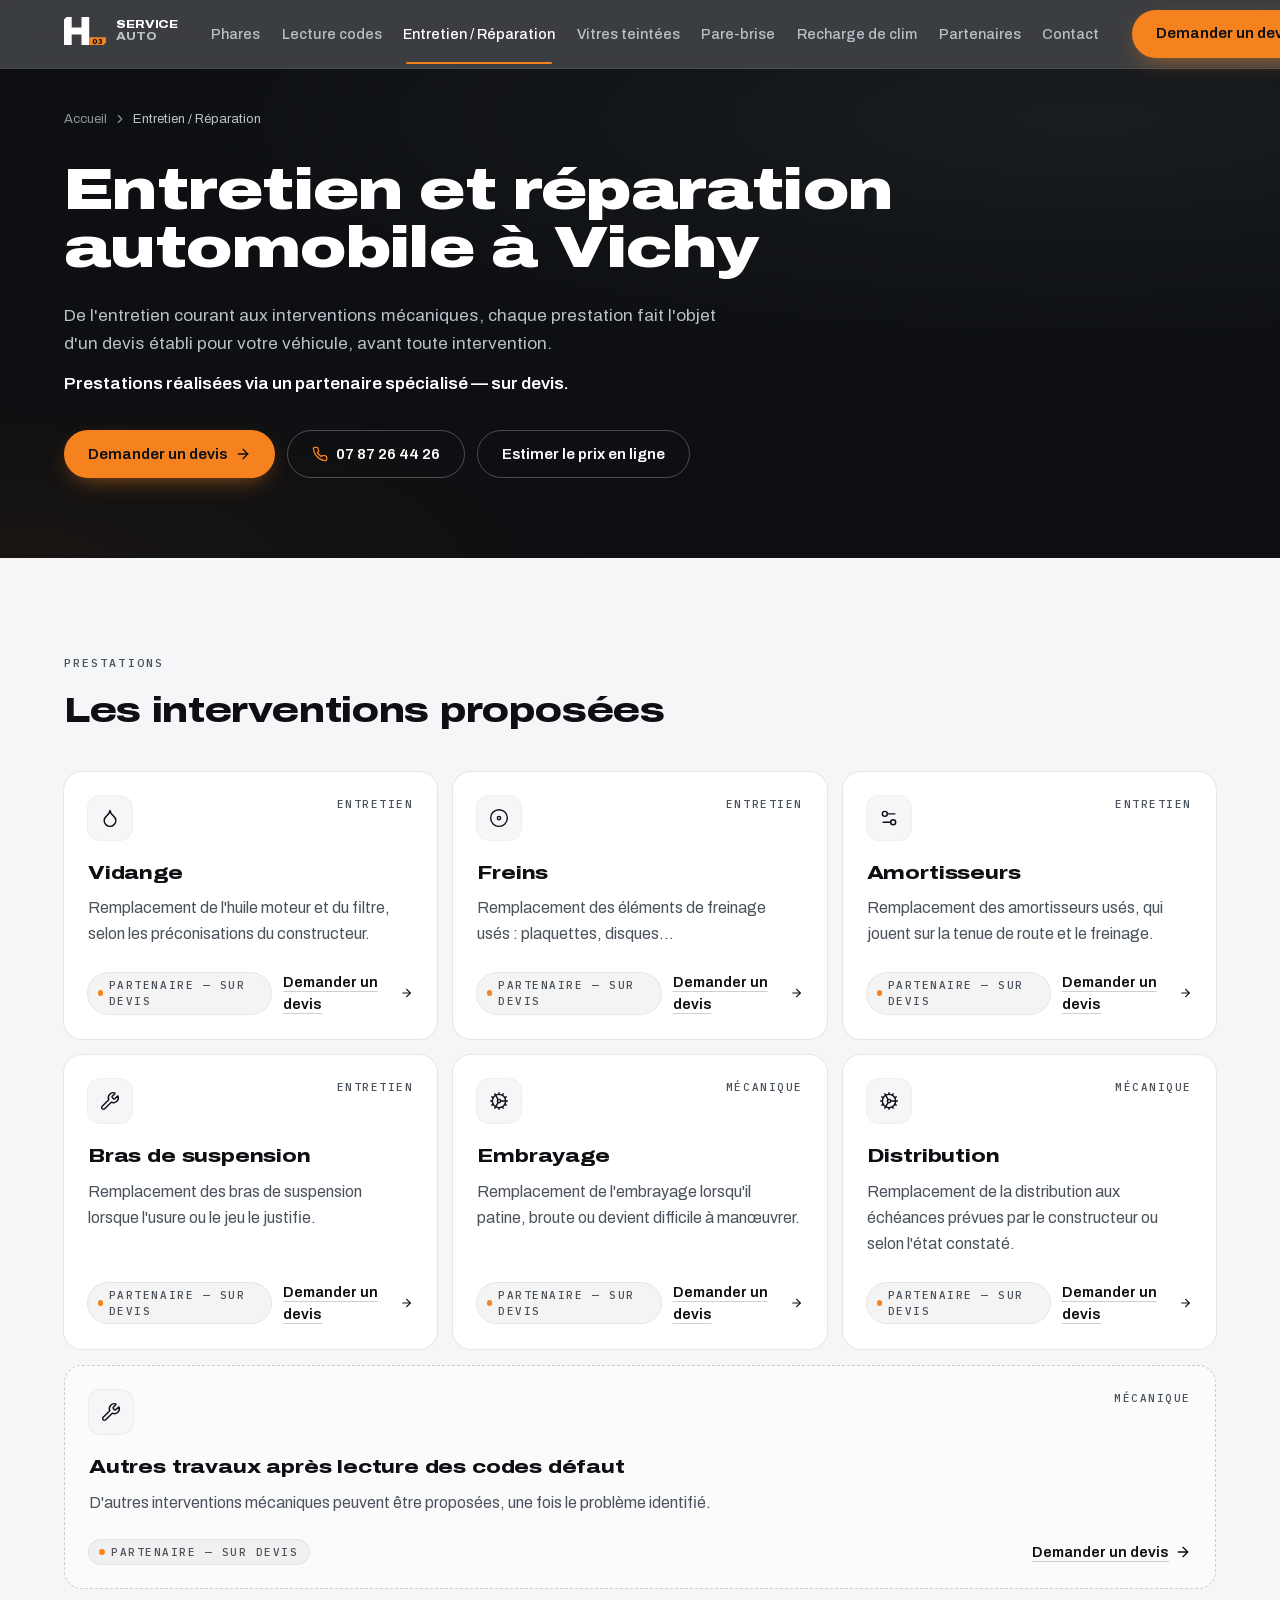
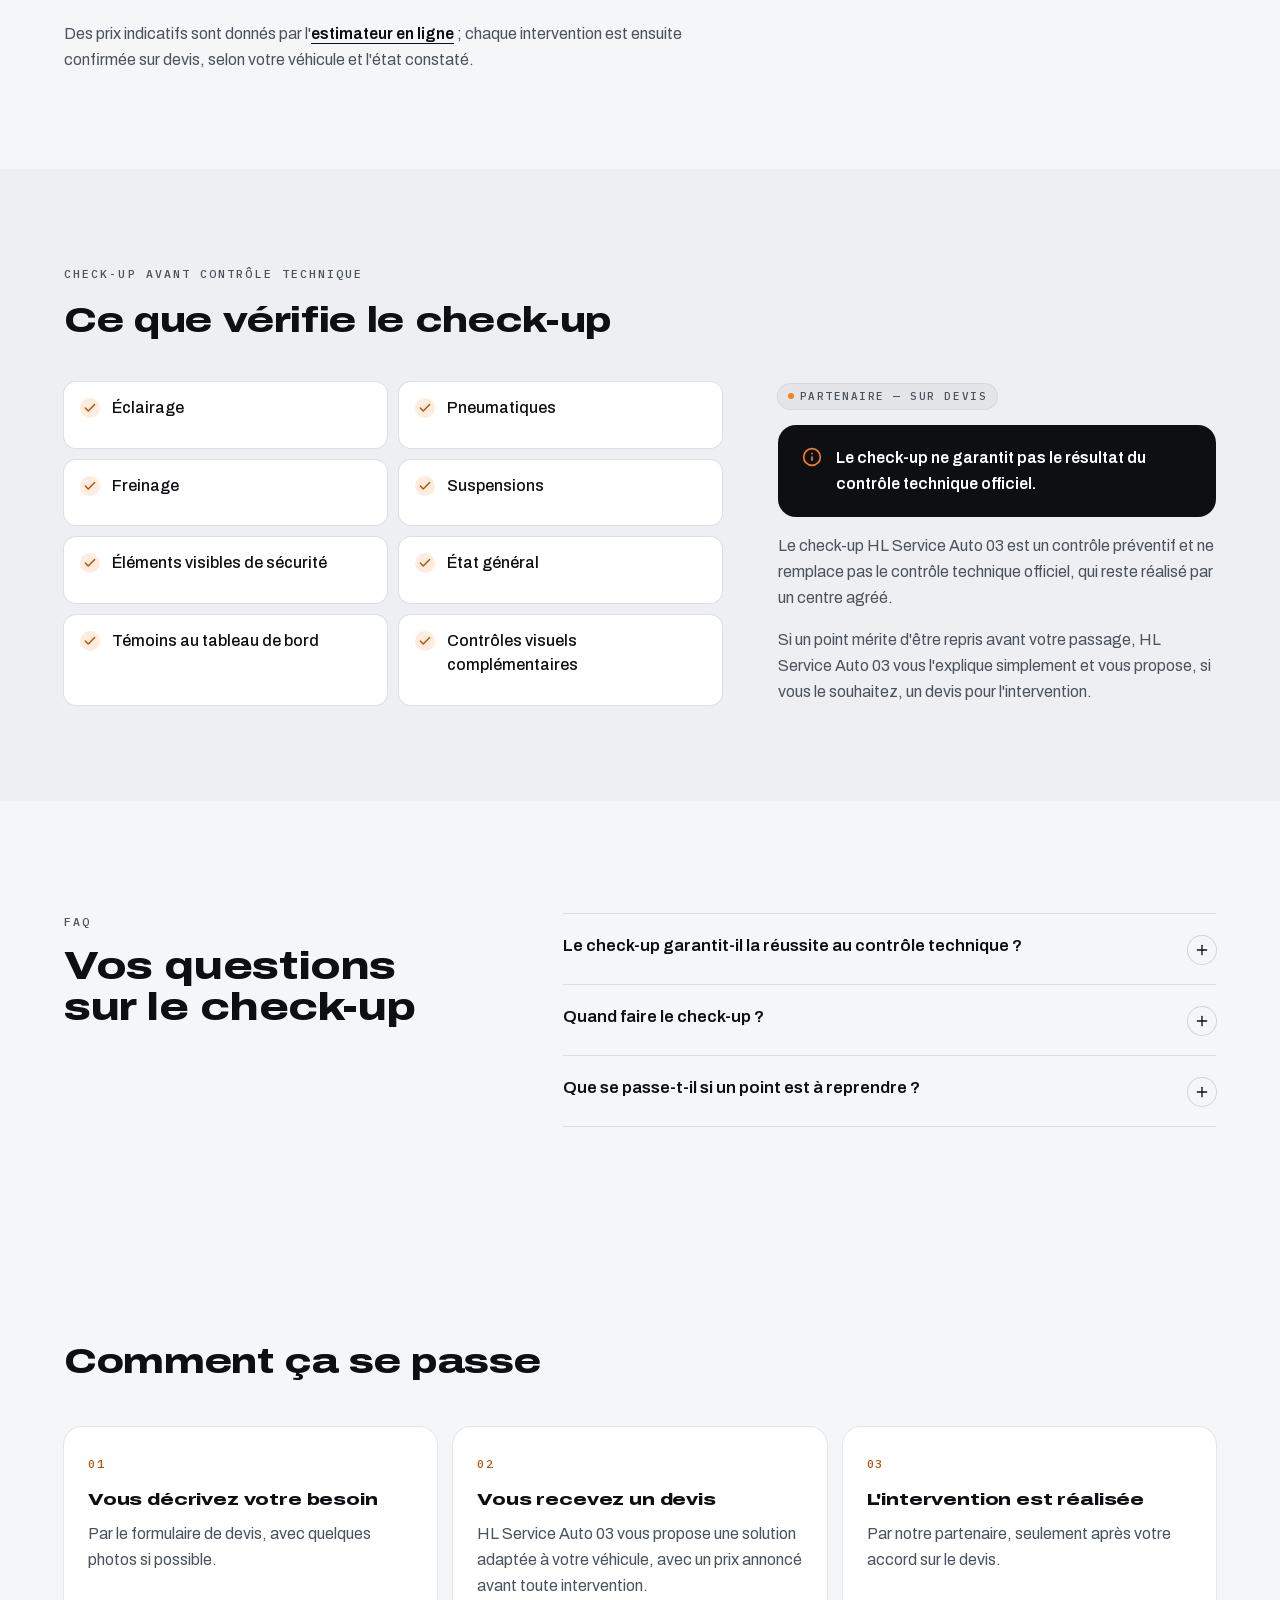
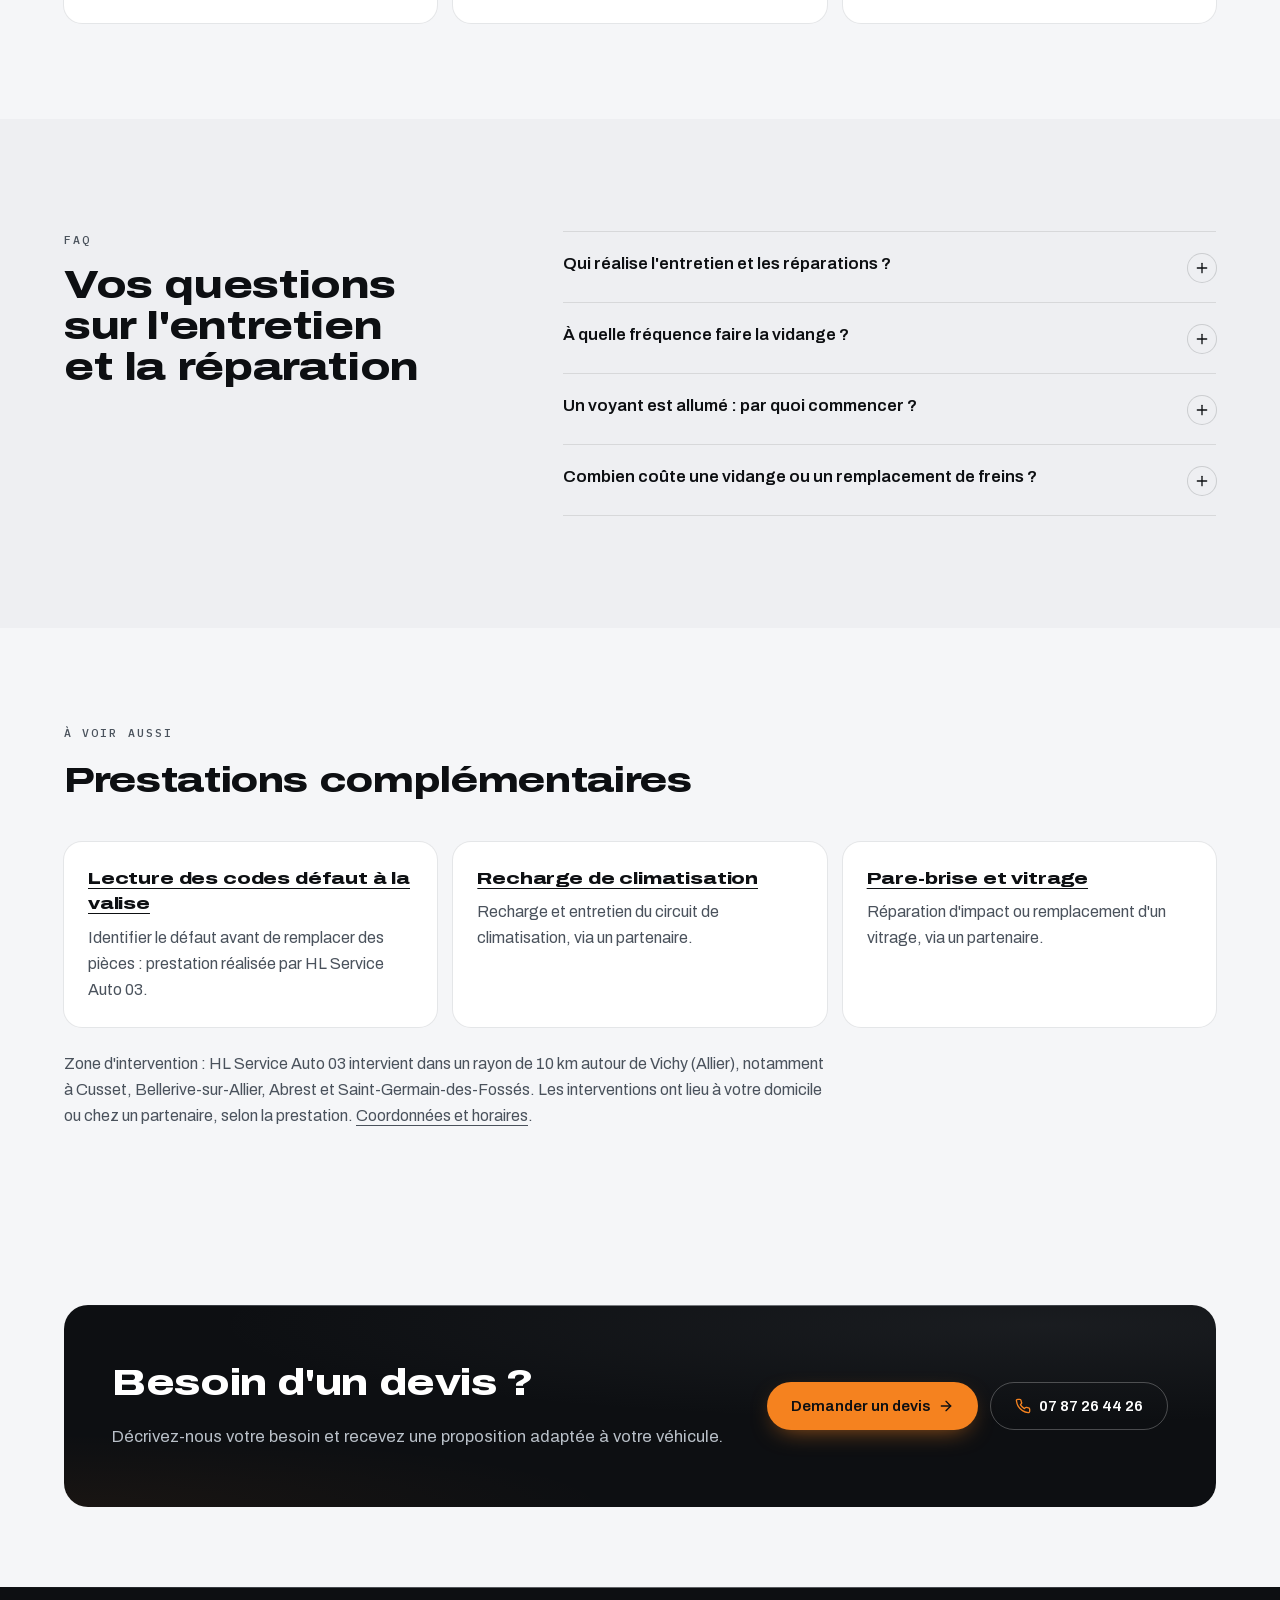
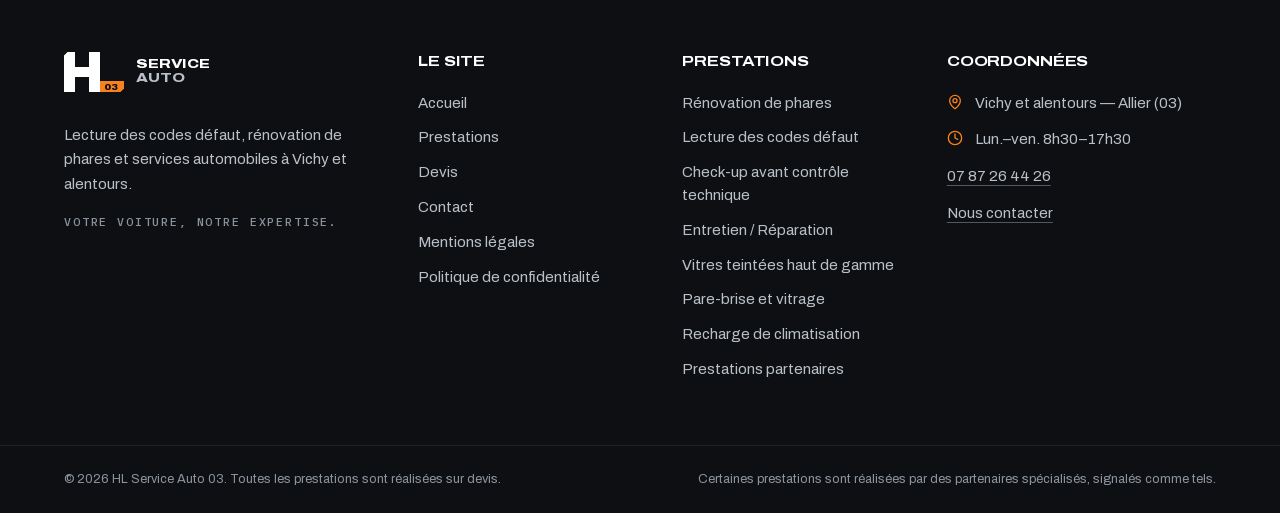
<file: entretien-mecanique.html>
<!DOCTYPE html><html lang="fr" class="archivo_8c2be2a3-module__iX1fDW__variable ibm_plex_mono_992fec55-module__ID1hoq__variable" data-scroll-behavior="smooth"><head><meta charSet="utf-8"/><meta name="viewport" content="width=device-width, initial-scale=1"/><link rel="preload" href="assets/media/21ca8f3f56c22ca2-s.p.14a9xpaqsbppk.woff2" as="font" crossorigin="" type="font/woff2"/><link rel="preload" href="assets/media/effe91970fc4db64-s.p.28xcb7557rbh2.woff2" as="font" crossorigin="" type="font/woff2"/><link rel="stylesheet" href="assets/1mr0bpzl0qhpt.css" data-precedence="next"/><meta name="theme-color" content="#0d0f12"/><meta name="color-scheme" content="light"/><title>Entretien et réparation automobile à Vichy | HL Service Auto 03</title><meta name="description" content="Vidange, freins, amortisseurs, bras de suspension, embrayage, distribution : entretien et mécanique automobile à Vichy et alentours, toujours sur devis."/><meta name="application-name" content="HL Service Auto 03"/><link rel="manifest" href="assets/manifest.webmanifest"/><meta name="robots" content="index, follow"/><meta name="googlebot" content="index, follow"/><link rel="canonical" href="https://hlservice-auto03.fr/entretien-mecanique.html"/><meta name="format-detection" content="telephone=no, address=no, email=no"/><meta property="og:title" content="Entretien et réparation automobile à Vichy | HL Service Auto 03"/><meta property="og:description" content="Vidange, freins, amortisseurs, bras de suspension, embrayage, distribution : entretien et mécanique automobile à Vichy et alentours, toujours sur devis."/><meta property="og:url" content="https://hlservice-auto03.fr/entretien-mecanique.html"/><meta property="og:site_name" content="HL Service Auto 03"/><meta property="og:locale" content="fr_FR"/><meta property="og:type" content="website"/><meta name="twitter:card" content="summary_large_image"/><meta name="twitter:title" content="Entretien et réparation automobile à Vichy | HL Service Auto 03"/><meta name="twitter:description" content="Vidange, freins, amortisseurs, bras de suspension, embrayage, distribution : entretien et mécanique automobile à Vichy et alentours, toujours sur devis."/><link rel="icon" href="assets/favicon.ico" sizes="48x48" type="image/x-icon"/><link rel="icon" href="assets/icon.svg" sizes="any" type="image/svg+xml"/><link rel="apple-touch-icon" href="assets/apple-icon.png" sizes="180x180" type="image/png"/><meta name="next-size-adjust" content=""/><style>@media (min-width:1024px) and (max-width:1399px){header nav ul.gap-1 a{padding-left:.55rem;padding-right:.55rem}}</style><meta property="og:image" content="https://hlservice-auto03.fr/og-hlservice.jpg"/><meta property="og:image:width" content="1200"/><meta property="og:image:height" content="630"/><meta property="og:image:alt" content="HL Service Auto 03 — rénovation de phares et lecture des codes défaut à Vichy"/><meta name="twitter:image" content="https://hlservice-auto03.fr/og-hlservice.jpg"/><script type="application/ld+json">{"@context":"https://schema.org","@graph":[{"@type":"WebPage","@id":"https://hlservice-auto03.fr/entretien-mecanique.html#webpage","url":"https://hlservice-auto03.fr/entretien-mecanique.html","name":"Entretien et réparation automobile à Vichy | HL Service Auto 03","description":"Vidange, freins, amortisseurs, bras de suspension, embrayage, distribution : entretien et mécanique automobile à Vichy et alentours, toujours sur devis.","inLanguage":"fr-FR","isPartOf":{"@id":"https://hlservice-auto03.fr/#site"},"about":{"@id":"https://hlservice-auto03.fr/#entreprise"},"dateModified":"2026-10-09","breadcrumb":{"@id":"https://hlservice-auto03.fr/entretien-mecanique.html#breadcrumb"},"mainEntity":{"@id":"https://hlservice-auto03.fr/entretien-mecanique.html#service"}},{"@type":"AutoRepair","@id":"https://hlservice-auto03.fr/#entreprise","name":"HL Service Auto 03","url":"https://hlservice-auto03.fr/","telephone":"+33787264426"},{"@type":"BreadcrumbList","@id":"https://hlservice-auto03.fr/entretien-mecanique.html#breadcrumb","itemListElement":[{"@type":"ListItem","position":1,"name":"Accueil","item":"https://hlservice-auto03.fr/"},{"@type":"ListItem","position":2,"name":"Entretien et réparation automobile","item":"https://hlservice-auto03.fr/entretien-mecanique.html"}]},{"@type":"Service","@id":"https://hlservice-auto03.fr/entretien-mecanique.html#service","name":"Entretien et réparation automobile","serviceType":"Entretien et réparation automobile","description":"Vidange, freins, amortisseurs, bras de suspension, embrayage, distribution et check-up avant contrôle technique, réalisés par un partenaire spécialisé. Sur devis.","url":"https://hlservice-auto03.fr/entretien-mecanique.html","areaServed":[{"@type":"City","name":"Vichy"},{"@type":"City","name":"Cusset"},{"@type":"City","name":"Bellerive-sur-Allier"},{"@type":"City","name":"Abrest"},{"@type":"City","name":"Saint-Germain-des-Fossés"}],"offers":{"@type":"Offer","description":"Prix communiqué sur devis, avant toute intervention."},"broker":{"@id":"https://hlservice-auto03.fr/#entreprise"}},{"@type":"FAQPage","@id":"https://hlservice-auto03.fr/entretien-mecanique.html#faq","mainEntity":[{"@type":"Question","name":"Le check-up garantit-il la réussite au contrôle technique ?","acceptedAnswer":{"@type":"Answer","text":"Non. Il s'agit d'un contrôle préventif et le contrôle technique officiel reste réalisé par un centre agréé."}},{"@type":"Question","name":"Quand faire le check-up ?","acceptedAnswer":{"@type":"Answer","text":"Idéalement quelques semaines avant votre rendez-vous au contrôle technique, pour laisser le temps de traiter ce qui doit l'être."}},{"@type":"Question","name":"Que se passe-t-il si un point est à reprendre ?","acceptedAnswer":{"@type":"Answer","text":"HL Service Auto 03 vous l'explique simplement et vous propose, si vous le souhaitez, un devis pour l'intervention correspondante."}},{"@type":"Question","name":"Qui réalise l'entretien et les réparations ?","acceptedAnswer":{"@type":"Answer","text":"Un partenaire spécialisé, professionnel indépendant de HL Service Auto 03. Chaque intervention fait l'objet d'un devis préalable et n'est réalisée qu'après votre accord."}},{"@type":"Question","name":"À quelle fréquence faire la vidange ?","acceptedAnswer":{"@type":"Answer","text":"L'intervalle dépend du constructeur, du moteur et de l'usage du véhicule : il figure dans le carnet d'entretien. La vidange est réalisée selon ces préconisations."}},{"@type":"Question","name":"Un voyant est allumé : par quoi commencer ?","acceptedAnswer":{"@type":"Answer","text":"Par une lecture des codes défaut à la valise électronique, réalisée par HL Service Auto 03 : elle identifie le système concerné avant de remplacer des pièces. Si une réparation est nécessaire, elle fait l'objet d'un devis séparé."}},{"@type":"Question","name":"Combien coûte une vidange ou un remplacement de freins ?","acceptedAnswer":{"@type":"Answer","text":"Pour une citadine, comptez à partir de 106,50 € TTC pour une vidange avec filtre à huile et à partir de 119 € TTC pour des plaquettes avant. L'estimateur en ligne donne une fourchette pour chaque prestation ; le prix exact est confirmé sur devis, avec la plaque d'immatriculation."}}]}]}</script><script defer src="https://cloud.umami.is/script.js" data-website-id="69b320fe-6316-4dba-9961-7a17dd2dff12" data-domains="hlservice-auto03.fr"></script></head><body class="has-mobile-bar flex min-h-dvh flex-col antialiased"><div hidden=""><!--$--><!--/$--></div><a href="#contenu" class="sr-only z-50 rounded-pill bg-amber px-5 py-3 font-semibold text-ink focus:not-sr-only focus:fixed focus:left-4 focus:top-4">Aller au contenu</a><header class="sticky top-0 z-40 border-b border-white/[0.08] bg-ink/90 backdrop-blur-md supports-[backdrop-filter]:bg-ink/80"><div class="mx-auto w-full max-w-[76rem] px-5 sm:px-8 flex h-[4.25rem] items-center justify-between gap-6"><a class="shrink-0 rounded-md" aria-label="HL Service Auto 03 — accueil" href="./"><span class="inline-flex items-center gap-2.5"><svg viewBox="0 0 120 80" class="h-7 w-auto" aria-hidden="true" focusable="false"><polygon points="7,0 22,0 22,30 50,30 50,0 72,0 72,80 50,80 50,50 22,50 22,80 0,80 0,7" class="fill-white"></polygon><polygon points="72,58 120,58 120,73 113,80 72,80" class="fill-amber"></polygon><text x="94" y="76" text-anchor="middle" font-family="Archivo, Arial Black, sans-serif" font-weight="900" font-size="19" fill="#0D0F12">03</text></svg><span aria-hidden="true" class="font-display font-extrabold uppercase leading-[1.05] text-[0.66rem] tracking-[0.26em] text-white">Service<!-- --> <span class="block text-mist">Auto</span></span><span class="sr-only">HL Service Auto 03</span></span></a><nav aria-label="Navigation principale" class="hidden xl:block"><ul class="flex items-center gap-1"><li><a class="relative whitespace-nowrap rounded-md px-3 py-2 text-[0.9rem] font-medium transition-colors text-mist hover:text-white" href="renovation-phares.html">Phares</a></li><li><a class="relative whitespace-nowrap rounded-md px-3 py-2 text-[0.9rem] font-medium transition-colors text-mist hover:text-white" href="diagnostic-auto.html">Lecture codes</a></li><li><a aria-current="page" class="relative whitespace-nowrap rounded-md px-3 py-2 text-[0.9rem] font-medium transition-colors text-white" href="entretien-mecanique.html">Entretien / Réparation<span aria-hidden="true" class="absolute inset-x-3 -bottom-[0.9rem] h-0.5 rounded-full bg-amber"></span></a></li><li><a class="relative whitespace-nowrap rounded-md px-3 py-2 text-[0.9rem] font-medium transition-colors text-mist hover:text-white" href="vitres-teintees.html">Vitres teintées</a></li><li><a class="relative whitespace-nowrap rounded-md px-3 py-2 text-[0.9rem] font-medium transition-colors text-mist hover:text-white" href="pare-brise.html">Pare-brise</a></li><li><a class="relative whitespace-nowrap rounded-md px-3 py-2 text-[0.9rem] font-medium transition-colors text-mist hover:text-white" href="recharge-clim.html">Recharge de clim</a></li><li><a class="relative whitespace-nowrap rounded-md px-3 py-2 text-[0.9rem] font-medium transition-colors text-mist hover:text-white" href="prestations-partenaires.html">Partenaires</a></li><li><a class="relative whitespace-nowrap rounded-md px-3 py-2 text-[0.9rem] font-medium transition-colors text-mist hover:text-white" href="contact.html">Contact</a></li></ul></nav><div class="flex items-center gap-2"><div class="hidden lg:block"><a class="group inline-flex min-h-12 items-center justify-center gap-2 rounded-pill px-6 text-[0.95rem] font-semibold transition-[background-color,color,border-color,transform,box-shadow] duration-200 ease-out active:scale-[0.98] bg-amber text-ink shadow-[0_8px_24px_-10px_rgb(245_130_31/0.7)] hover:bg-amber-soft min-h-11 whitespace-nowrap px-5 text-sm" data-umami-event="Clic devis" data-umami-event-emplacement="en-tete" href="devis.html">Demander un devis</a></div><div class="xl:hidden"><button type="button" aria-expanded="false" aria-controls="_R_ulb_" class="inline-flex size-11 items-center justify-center rounded-pill border border-white/15 text-white transition-colors hover:border-white/40"><svg xmlns="http://www.w3.org/2000/svg" width="24" height="24" viewBox="0 0 24 24" fill="none" stroke="currentColor" stroke-width="2" stroke-linecap="round" stroke-linejoin="round" class="lucide lucide-menu size-5" aria-hidden="true"><path d="M4 5h16"></path><path d="M4 12h16"></path><path d="M4 19h16"></path></svg><span class="sr-only">Ouvrir le menu</span></button><div id="_R_ulb_" hidden="" class="fixed inset-x-0 bottom-0 top-[4.25rem] z-40 overflow-y-auto bg-ink px-5 pb-28 pt-6"><nav aria-label="Navigation mobile"><ul class="divide-y divide-white/[0.08] border-y border-white/[0.08]"><li><a class="font-display flex items-center justify-between py-4 text-lg font-bold text-silver" href="./">Accueil</a></li><li><a class="font-display flex items-center justify-between py-4 text-lg font-bold text-silver" href="renovation-phares.html">Phares</a></li><li><a class="font-display flex items-center justify-between py-4 text-lg font-bold text-silver" href="diagnostic-auto.html">Lecture des codes défaut</a></li><li><a aria-current="page" class="font-display flex items-center justify-between py-4 text-lg font-bold text-white" href="entretien-mecanique.html">Entretien / Réparation<span aria-hidden="true" class="size-2 rounded-full bg-amber"></span></a></li><li><a class="font-display flex items-center justify-between py-4 text-lg font-bold text-silver" href="vitres-teintees.html">Vitres teintées</a></li><li><a class="font-display flex items-center justify-between py-4 text-lg font-bold text-silver" href="pare-brise.html">Pare-brise</a></li><li><a class="font-display flex items-center justify-between py-4 text-lg font-bold text-silver" href="recharge-clim.html">Recharge de clim</a></li><li><a class="font-display flex items-center justify-between py-4 text-lg font-bold text-silver" href="prestations-partenaires.html">Partenaires</a></li><li><a class="font-display flex items-center justify-between py-4 text-lg font-bold text-silver" href="contact.html">Contact</a></li></ul></nav><div class="mt-8 grid gap-3"><a class="group inline-flex min-h-12 items-center justify-center gap-2 rounded-pill px-6 text-[0.95rem] font-semibold transition-[background-color,color,border-color,transform,box-shadow] duration-200 ease-out active:scale-[0.98] bg-amber text-ink shadow-[0_8px_24px_-10px_rgb(245_130_31/0.7)] hover:bg-amber-soft w-full" data-umami-event="Clic devis" data-umami-event-emplacement="en-tete" href="devis.html">Demander un devis</a></div><p class="mt-8 text-sm text-metal">Vichy et alentours — Allier (03)</p></div></div></div></div></header><main id="contenu" class="flex-1"><section class="bg-ink-grain relative overflow-hidden"><div class="mx-auto w-full max-w-[76rem] px-5 sm:px-8 relative pb-16 pt-8 sm:pb-20 sm:pt-10"><div><nav aria-label="Fil d&#x27;Ariane"><ol class="flex flex-wrap items-center gap-1.5 text-[0.82rem] text-metal"><li><a class="transition-colors hover:text-white" href="./">Accueil</a></li><li aria-hidden="true"><svg xmlns="http://www.w3.org/2000/svg" width="24" height="24" viewBox="0 0 24 24" fill="none" stroke="currentColor" stroke-width="2" stroke-linecap="round" stroke-linejoin="round" class="lucide lucide-chevron-right size-3.5" aria-hidden="true"><path d="m9 18 6-6-6-6"></path></svg></li><li aria-current="page" class="text-mist">Entretien / Réparation</li></ol></nav><h1 class="mt-8 max-w-4xl text-white"><span class="font-display text-balance block text-[2.25rem] font-black leading-[1.02] sm:text-[3.2rem] lg:text-[3.6rem]">Entretien et réparation automobile à Vichy</span></h1><div class="text-pretty mt-6 max-w-2xl text-[1.08rem] leading-relaxed text-mist"><p>De l&#x27;entretien courant aux interventions mécaniques, chaque prestation fait l&#x27;objet d&#x27;un devis établi pour votre véhicule, avant toute intervention.</p><p class="font-semibold text-white" style="margin-top:.75rem">Prestations réalisées via un partenaire spécialisé — sur devis.</p></div><div class="mt-8 flex flex-col gap-3 sm:flex-row"><a class="group inline-flex min-h-12 items-center justify-center gap-2 rounded-pill px-6 text-[0.95rem] font-semibold transition-[background-color,color,border-color,transform,box-shadow] duration-200 ease-out active:scale-[0.98] bg-amber text-ink shadow-[0_8px_24px_-10px_rgb(245_130_31/0.7)] hover:bg-amber-soft" data-umami-event="Clic devis" data-umami-event-emplacement="contenu" href="devis.html">Demander un devis<svg xmlns="http://www.w3.org/2000/svg" width="24" height="24" viewBox="0 0 24 24" fill="none" stroke="currentColor" stroke-width="2" stroke-linecap="round" stroke-linejoin="round" class="lucide lucide-arrow-right size-4 transition-transform duration-200 ease-out group-hover:translate-x-0.5" aria-hidden="true"><path d="M5 12h14"></path><path d="m12 5 7 7-7 7"></path></svg></a><a style="white-space:nowrap" class="group inline-flex min-h-12 items-center justify-center gap-2 rounded-pill px-6 text-[0.95rem] font-semibold transition-[background-color,color,border-color,transform,box-shadow] duration-200 ease-out active:scale-[0.98] border border-white/25 text-white hover:border-white/60 hover:bg-white/5" data-umami-event="Appel" data-umami-event-emplacement="contenu" href="tel:+33787264426"><svg xmlns="http://www.w3.org/2000/svg" width="24" height="24" viewBox="0 0 24 24" fill="none" stroke="currentColor" stroke-width="2" stroke-linecap="round" stroke-linejoin="round" class="size-4 text-amber" aria-hidden="true"><path d="M22 16.92v3a2 2 0 0 1-2.18 2 19.79 19.79 0 0 1-8.63-3.07 19.5 19.5 0 0 1-6-6 19.79 19.79 0 0 1-3.07-8.67A2 2 0 0 1 4.11 2h3a2 2 0 0 1 2 1.72 12.84 12.84 0 0 0 .7 2.81 2 2 0 0 1-.45 2.11L8.09 9.91a16 16 0 0 0 6 6l1.27-1.27a2 2 0 0 1 2.11-.45 12.84 12.84 0 0 0 2.81.7A2 2 0 0 1 22 16.92z"></path></svg>07 87 26 44 26</a><a style="white-space:nowrap" class="group inline-flex min-h-12 items-center justify-center gap-2 rounded-pill px-6 text-[0.95rem] font-semibold transition-[background-color,color,border-color,transform,box-shadow] duration-200 ease-out active:scale-[0.98] border border-white/25 text-white hover:border-white/60 hover:bg-white/5" data-umami-event="Clic estimation" data-umami-event-emplacement="contenu" href="estimation-entretien.html">Estimer le prix en ligne</a></div></div></div></section><section aria-labelledby="interventions-title" class="py-16 sm:py-24"><div class="mx-auto w-full max-w-[76rem] px-5 sm:px-8"><p class="mb-4 font-mono text-[0.72rem] font-medium uppercase tracking-[0.18em] text-slate">Prestations</p><h2 id="interventions-title" class="font-display text-balance max-w-3xl text-[1.75rem] font-extrabold leading-tight text-ink sm:text-[2.2rem]">Les interventions proposées</h2><div class="mt-10"><ul class="grid gap-4 sm:grid-cols-2 lg:grid-cols-3"><li class="reveal h-full"><article class="flex h-full flex-col rounded-card bg-white p-6 ring-1 ring-ink/[0.07]"><div class="flex items-start justify-between gap-3"><span class="inline-flex size-11 items-center justify-center rounded-xl bg-paper text-ink ring-1 ring-ink/[0.06]"><svg xmlns="http://www.w3.org/2000/svg" width="24" height="24" viewBox="0 0 24 24" fill="none" stroke="currentColor" stroke-width="1.7" stroke-linecap="round" stroke-linejoin="round" class="lucide lucide-droplet size-5" aria-hidden="true"><path d="M12 22a7 7 0 0 0 7-7c0-2-1-3.9-3-5.5s-3.5-4-4-6.5c-.5 2.5-2 4.9-4 6.5C6 11.1 5 13 5 15a7 7 0 0 0 7 7z"></path></svg></span><span class="font-mono text-[0.68rem] uppercase tracking-[0.14em] text-slate">Entretien</span></div><h3 class="font-display mt-5 text-[1.15rem] font-extrabold text-ink">Vidange</h3><p class="mt-2 leading-relaxed text-slate">Remplacement de l&#x27;huile moteur et du filtre, selon les préconisations du constructeur.</p><div class="mt-auto flex items-center justify-between gap-3 pt-6"><span class="inline-flex items-center gap-1.5 rounded-pill px-2.5 py-1 font-mono text-[0.68rem] font-medium uppercase tracking-[0.14em] bg-ink/[0.045] text-slate ring-1 ring-ink/10"><span aria-hidden="true" class="size-1.5 rounded-full bg-amber"></span>Partenaire — sur devis</span><a class="inline-flex items-center gap-1.5 text-[0.92rem] font-semibold text-ink underline decoration-ink/20 underline-offset-4 hover:text-amber-deep" data-umami-event="Clic devis" data-umami-event-emplacement="contenu" href="devis.html?prestation=vidange">Demander un devis<span class="sr-only"> : <!-- -->Vidange</span><svg xmlns="http://www.w3.org/2000/svg" width="24" height="24" viewBox="0 0 24 24" fill="none" stroke="currentColor" stroke-width="2" stroke-linecap="round" stroke-linejoin="round" class="lucide lucide-arrow-right size-4" aria-hidden="true"><path d="M5 12h14"></path><path d="m12 5 7 7-7 7"></path></svg></a></div></article></li><li class="reveal h-full" style="--reveal-delay:60ms"><article class="flex h-full flex-col rounded-card bg-white p-6 ring-1 ring-ink/[0.07]"><div class="flex items-start justify-between gap-3"><span class="inline-flex size-11 items-center justify-center rounded-xl bg-paper text-ink ring-1 ring-ink/[0.06]"><svg xmlns="http://www.w3.org/2000/svg" width="24" height="24" viewBox="0 0 24 24" fill="none" stroke="currentColor" stroke-width="1.7" stroke-linecap="round" stroke-linejoin="round" class="lucide lucide-disc size-5" aria-hidden="true"><circle cx="12" cy="12" r="10"></circle><circle cx="12" cy="12" r="2"></circle></svg></span><span class="font-mono text-[0.68rem] uppercase tracking-[0.14em] text-slate">Entretien</span></div><h3 class="font-display mt-5 text-[1.15rem] font-extrabold text-ink">Freins</h3><p class="mt-2 leading-relaxed text-slate">Remplacement des éléments de freinage usés : plaquettes, disques…</p><div class="mt-auto flex items-center justify-between gap-3 pt-6"><span class="inline-flex items-center gap-1.5 rounded-pill px-2.5 py-1 font-mono text-[0.68rem] font-medium uppercase tracking-[0.14em] bg-ink/[0.045] text-slate ring-1 ring-ink/10"><span aria-hidden="true" class="size-1.5 rounded-full bg-amber"></span>Partenaire — sur devis</span><a class="inline-flex items-center gap-1.5 text-[0.92rem] font-semibold text-ink underline decoration-ink/20 underline-offset-4 hover:text-amber-deep" data-umami-event="Clic devis" data-umami-event-emplacement="contenu" href="devis.html?prestation=freins">Demander un devis<span class="sr-only"> : <!-- -->Freins</span><svg xmlns="http://www.w3.org/2000/svg" width="24" height="24" viewBox="0 0 24 24" fill="none" stroke="currentColor" stroke-width="2" stroke-linecap="round" stroke-linejoin="round" class="lucide lucide-arrow-right size-4" aria-hidden="true"><path d="M5 12h14"></path><path d="m12 5 7 7-7 7"></path></svg></a></div></article></li><li class="reveal h-full" style="--reveal-delay:120ms"><article class="flex h-full flex-col rounded-card bg-white p-6 ring-1 ring-ink/[0.07]"><div class="flex items-start justify-between gap-3"><span class="inline-flex size-11 items-center justify-center rounded-xl bg-paper text-ink ring-1 ring-ink/[0.06]"><svg xmlns="http://www.w3.org/2000/svg" width="24" height="24" viewBox="0 0 24 24" fill="none" stroke="currentColor" stroke-width="1.7" stroke-linecap="round" stroke-linejoin="round" class="lucide lucide-settings-2 size-5" aria-hidden="true"><path d="M14 17H5"></path><path d="M19 7h-9"></path><circle cx="17" cy="17" r="3"></circle><circle cx="7" cy="7" r="3"></circle></svg></span><span class="font-mono text-[0.68rem] uppercase tracking-[0.14em] text-slate">Entretien</span></div><h3 class="font-display mt-5 text-[1.15rem] font-extrabold text-ink">Amortisseurs</h3><p class="mt-2 leading-relaxed text-slate">Remplacement des amortisseurs usés, qui jouent sur la tenue de route et le freinage.</p><div class="mt-auto flex items-center justify-between gap-3 pt-6"><span class="inline-flex items-center gap-1.5 rounded-pill px-2.5 py-1 font-mono text-[0.68rem] font-medium uppercase tracking-[0.14em] bg-ink/[0.045] text-slate ring-1 ring-ink/10"><span aria-hidden="true" class="size-1.5 rounded-full bg-amber"></span>Partenaire — sur devis</span><a class="inline-flex items-center gap-1.5 text-[0.92rem] font-semibold text-ink underline decoration-ink/20 underline-offset-4 hover:text-amber-deep" data-umami-event="Clic devis" data-umami-event-emplacement="contenu" href="devis.html?prestation=amortisseurs">Demander un devis<span class="sr-only"> : <!-- -->Amortisseurs</span><svg xmlns="http://www.w3.org/2000/svg" width="24" height="24" viewBox="0 0 24 24" fill="none" stroke="currentColor" stroke-width="2" stroke-linecap="round" stroke-linejoin="round" class="lucide lucide-arrow-right size-4" aria-hidden="true"><path d="M5 12h14"></path><path d="m12 5 7 7-7 7"></path></svg></a></div></article></li><li class="reveal h-full"><article class="flex h-full flex-col rounded-card bg-white p-6 ring-1 ring-ink/[0.07]"><div class="flex items-start justify-between gap-3"><span class="inline-flex size-11 items-center justify-center rounded-xl bg-paper text-ink ring-1 ring-ink/[0.06]"><svg xmlns="http://www.w3.org/2000/svg" width="24" height="24" viewBox="0 0 24 24" fill="none" stroke="currentColor" stroke-width="1.7" stroke-linecap="round" stroke-linejoin="round" class="lucide lucide-wrench size-5" aria-hidden="true"><path d="M14.7 6.3a1 1 0 0 0 0 1.4l1.6 1.6a1 1 0 0 0 1.4 0l3.106-3.105c.32-.322.863-.22.983.218a6 6 0 0 1-8.259 7.057l-7.91 7.91a1 1 0 0 1-2.999-3l7.91-7.91a6 6 0 0 1 7.057-8.259c.438.12.54.662.219.984z"></path></svg></span><span class="font-mono text-[0.68rem] uppercase tracking-[0.14em] text-slate">Entretien</span></div><h3 class="font-display mt-5 text-[1.15rem] font-extrabold text-ink">Bras de suspension</h3><p class="mt-2 leading-relaxed text-slate">Remplacement des bras de suspension lorsque l&#x27;usure ou le jeu le justifie.</p><div class="mt-auto flex items-center justify-between gap-3 pt-6"><span class="inline-flex items-center gap-1.5 rounded-pill px-2.5 py-1 font-mono text-[0.68rem] font-medium uppercase tracking-[0.14em] bg-ink/[0.045] text-slate ring-1 ring-ink/10"><span aria-hidden="true" class="size-1.5 rounded-full bg-amber"></span>Partenaire — sur devis</span><a class="inline-flex items-center gap-1.5 text-[0.92rem] font-semibold text-ink underline decoration-ink/20 underline-offset-4 hover:text-amber-deep" data-umami-event="Clic devis" data-umami-event-emplacement="contenu" href="devis.html?prestation=bras-suspension">Demander un devis<span class="sr-only"> : <!-- -->Bras de suspension</span><svg xmlns="http://www.w3.org/2000/svg" width="24" height="24" viewBox="0 0 24 24" fill="none" stroke="currentColor" stroke-width="2" stroke-linecap="round" stroke-linejoin="round" class="lucide lucide-arrow-right size-4" aria-hidden="true"><path d="M5 12h14"></path><path d="m12 5 7 7-7 7"></path></svg></a></div></article></li><li class="reveal h-full" style="--reveal-delay:60ms"><article class="flex h-full flex-col rounded-card bg-white p-6 ring-1 ring-ink/[0.07]"><div class="flex items-start justify-between gap-3"><span class="inline-flex size-11 items-center justify-center rounded-xl bg-paper text-ink ring-1 ring-ink/[0.06]"><svg xmlns="http://www.w3.org/2000/svg" width="24" height="24" viewBox="0 0 24 24" fill="none" stroke="currentColor" stroke-width="1.7" stroke-linecap="round" stroke-linejoin="round" class="lucide lucide-cog size-5" aria-hidden="true"><path d="M11 10.27 7 3.34"></path><path d="m11 13.73-4 6.93"></path><path d="M12 22v-2"></path><path d="M12 2v2"></path><path d="M14 12h8"></path><path d="m17 20.66-1-1.73"></path><path d="m17 3.34-1 1.73"></path><path d="M2 12h2"></path><path d="m20.66 17-1.73-1"></path><path d="m20.66 7-1.73 1"></path><path d="m3.34 17 1.73-1"></path><path d="m3.34 7 1.73 1"></path><circle cx="12" cy="12" r="2"></circle><circle cx="12" cy="12" r="8"></circle></svg></span><span class="font-mono text-[0.68rem] uppercase tracking-[0.14em] text-slate">Mécanique</span></div><h3 class="font-display mt-5 text-[1.15rem] font-extrabold text-ink">Embrayage</h3><p class="mt-2 leading-relaxed text-slate">Remplacement de l&#x27;embrayage lorsqu&#x27;il patine, broute ou devient difficile à manœuvrer.</p><div class="mt-auto flex items-center justify-between gap-3 pt-6"><span class="inline-flex items-center gap-1.5 rounded-pill px-2.5 py-1 font-mono text-[0.68rem] font-medium uppercase tracking-[0.14em] bg-ink/[0.045] text-slate ring-1 ring-ink/10"><span aria-hidden="true" class="size-1.5 rounded-full bg-amber"></span>Partenaire — sur devis</span><a class="inline-flex items-center gap-1.5 text-[0.92rem] font-semibold text-ink underline decoration-ink/20 underline-offset-4 hover:text-amber-deep" data-umami-event="Clic devis" data-umami-event-emplacement="contenu" href="devis.html?prestation=embrayage">Demander un devis<span class="sr-only"> : <!-- -->Embrayage</span><svg xmlns="http://www.w3.org/2000/svg" width="24" height="24" viewBox="0 0 24 24" fill="none" stroke="currentColor" stroke-width="2" stroke-linecap="round" stroke-linejoin="round" class="lucide lucide-arrow-right size-4" aria-hidden="true"><path d="M5 12h14"></path><path d="m12 5 7 7-7 7"></path></svg></a></div></article></li><li class="reveal h-full" style="--reveal-delay:120ms"><article class="flex h-full flex-col rounded-card bg-white p-6 ring-1 ring-ink/[0.07]"><div class="flex items-start justify-between gap-3"><span class="inline-flex size-11 items-center justify-center rounded-xl bg-paper text-ink ring-1 ring-ink/[0.06]"><svg xmlns="http://www.w3.org/2000/svg" width="24" height="24" viewBox="0 0 24 24" fill="none" stroke="currentColor" stroke-width="1.7" stroke-linecap="round" stroke-linejoin="round" class="lucide lucide-cog size-5" aria-hidden="true"><path d="M11 10.27 7 3.34"></path><path d="m11 13.73-4 6.93"></path><path d="M12 22v-2"></path><path d="M12 2v2"></path><path d="M14 12h8"></path><path d="m17 20.66-1-1.73"></path><path d="m17 3.34-1 1.73"></path><path d="M2 12h2"></path><path d="m20.66 17-1.73-1"></path><path d="m20.66 7-1.73 1"></path><path d="m3.34 17 1.73-1"></path><path d="m3.34 7 1.73 1"></path><circle cx="12" cy="12" r="2"></circle><circle cx="12" cy="12" r="8"></circle></svg></span><span class="font-mono text-[0.68rem] uppercase tracking-[0.14em] text-slate">Mécanique</span></div><h3 class="font-display mt-5 text-[1.15rem] font-extrabold text-ink">Distribution</h3><p class="mt-2 leading-relaxed text-slate">Remplacement de la distribution aux échéances prévues par le constructeur ou selon l&#x27;état constaté.</p><div class="mt-auto flex items-center justify-between gap-3 pt-6"><span class="inline-flex items-center gap-1.5 rounded-pill px-2.5 py-1 font-mono text-[0.68rem] font-medium uppercase tracking-[0.14em] bg-ink/[0.045] text-slate ring-1 ring-ink/10"><span aria-hidden="true" class="size-1.5 rounded-full bg-amber"></span>Partenaire — sur devis</span><a class="inline-flex items-center gap-1.5 text-[0.92rem] font-semibold text-ink underline decoration-ink/20 underline-offset-4 hover:text-amber-deep" data-umami-event="Clic devis" data-umami-event-emplacement="contenu" href="devis.html?prestation=distribution">Demander un devis<span class="sr-only"> : <!-- -->Distribution</span><svg xmlns="http://www.w3.org/2000/svg" width="24" height="24" viewBox="0 0 24 24" fill="none" stroke="currentColor" stroke-width="2" stroke-linecap="round" stroke-linejoin="round" class="lucide lucide-arrow-right size-4" aria-hidden="true"><path d="M5 12h14"></path><path d="m12 5 7 7-7 7"></path></svg></a></div></article></li><li class="reveal h-full sm:col-span-2 lg:col-span-3"><article class="flex h-full flex-col rounded-card border border-dashed border-ink/20 bg-white/60 p-6"><div class="flex items-start justify-between gap-3"><span class="inline-flex size-11 items-center justify-center rounded-xl bg-paper text-ink ring-1 ring-ink/[0.06]"><svg xmlns="http://www.w3.org/2000/svg" width="24" height="24" viewBox="0 0 24 24" fill="none" stroke="currentColor" stroke-width="1.7" stroke-linecap="round" stroke-linejoin="round" class="lucide lucide-wrench size-5" aria-hidden="true"><path d="M14.7 6.3a1 1 0 0 0 0 1.4l1.6 1.6a1 1 0 0 0 1.4 0l3.106-3.105c.32-.322.863-.22.983.218a6 6 0 0 1-8.259 7.057l-7.91 7.91a1 1 0 0 1-2.999-3l7.91-7.91a6 6 0 0 1 7.057-8.259c.438.12.54.662.219.984z"></path></svg></span><span class="font-mono text-[0.68rem] uppercase tracking-[0.14em] text-slate">Mécanique</span></div><h3 class="font-display mt-5 text-[1.15rem] font-extrabold text-ink">Autres travaux après lecture des codes défaut</h3><p class="mt-2 leading-relaxed text-slate">D&#x27;autres interventions mécaniques peuvent être proposées, une fois le problème identifié.</p><div class="mt-auto flex items-center justify-between gap-3 pt-6"><span class="inline-flex items-center gap-1.5 rounded-pill px-2.5 py-1 font-mono text-[0.68rem] font-medium uppercase tracking-[0.14em] bg-ink/[0.045] text-slate ring-1 ring-ink/10"><span aria-hidden="true" class="size-1.5 rounded-full bg-amber"></span>Partenaire — sur devis</span><a class="inline-flex items-center gap-1.5 text-[0.92rem] font-semibold text-ink underline decoration-ink/20 underline-offset-4 hover:text-amber-deep" data-umami-event="Clic devis" data-umami-event-emplacement="contenu" href="devis.html?prestation=autre">Demander un devis<span class="sr-only"> : <!-- -->Autres travaux après lecture des codes défaut</span><svg xmlns="http://www.w3.org/2000/svg" width="24" height="24" viewBox="0 0 24 24" fill="none" stroke="currentColor" stroke-width="2" stroke-linecap="round" stroke-linejoin="round" class="lucide lucide-arrow-right size-4" aria-hidden="true"><path d="M5 12h14"></path><path d="m12 5 7 7-7 7"></path></svg></a></div></article></li></ul><p class="mt-8 max-w-2xl leading-relaxed text-slate">Des prix indicatifs sont donnés par l&#x27;<a class="font-semibold text-ink underline underline-offset-4" href="estimation-entretien.html">estimateur en ligne</a> ; chaque intervention est ensuite confirmée sur devis, selon votre véhicule et l&#x27;état constaté.</p></div></div></section><section id="pre-controle" style="scroll-margin-top:5rem" aria-labelledby="points-title" class="bg-silver/50 py-16 sm:py-24"><div class="mx-auto w-full max-w-[76rem] px-5 sm:px-8"><p class="mb-4 font-mono text-[0.72rem] font-medium uppercase tracking-[0.18em] text-slate">Check-up avant contrôle technique</p><h2 id="points-title" class="font-display text-balance max-w-3xl text-[1.75rem] font-extrabold leading-tight text-ink sm:text-[2.2rem]">Ce que vérifie le check-up</h2><div class="mt-10"><div class="grid gap-10 lg:grid-cols-[1.2fr_0.8fr] lg:gap-14"><ul class="grid gap-3 sm:grid-cols-2"><li class="flex gap-3 rounded-xl bg-white px-4 py-3.5 font-medium text-ink ring-1 ring-ink/[0.07]"><span class="mt-0.5 inline-flex size-5 shrink-0 items-center justify-center rounded-full bg-amber/15"><svg xmlns="http://www.w3.org/2000/svg" width="24" height="24" viewBox="0 0 24 24" fill="none" stroke="currentColor" stroke-width="2.5" stroke-linecap="round" stroke-linejoin="round" class="lucide lucide-check size-3.5 text-amber-deep" aria-hidden="true"><path d="M20 6 9 17l-5-5"></path></svg></span>Éclairage</li><li class="flex gap-3 rounded-xl bg-white px-4 py-3.5 font-medium text-ink ring-1 ring-ink/[0.07]"><span class="mt-0.5 inline-flex size-5 shrink-0 items-center justify-center rounded-full bg-amber/15"><svg xmlns="http://www.w3.org/2000/svg" width="24" height="24" viewBox="0 0 24 24" fill="none" stroke="currentColor" stroke-width="2.5" stroke-linecap="round" stroke-linejoin="round" class="lucide lucide-check size-3.5 text-amber-deep" aria-hidden="true"><path d="M20 6 9 17l-5-5"></path></svg></span>Pneumatiques</li><li class="flex gap-3 rounded-xl bg-white px-4 py-3.5 font-medium text-ink ring-1 ring-ink/[0.07]"><span class="mt-0.5 inline-flex size-5 shrink-0 items-center justify-center rounded-full bg-amber/15"><svg xmlns="http://www.w3.org/2000/svg" width="24" height="24" viewBox="0 0 24 24" fill="none" stroke="currentColor" stroke-width="2.5" stroke-linecap="round" stroke-linejoin="round" class="lucide lucide-check size-3.5 text-amber-deep" aria-hidden="true"><path d="M20 6 9 17l-5-5"></path></svg></span>Freinage</li><li class="flex gap-3 rounded-xl bg-white px-4 py-3.5 font-medium text-ink ring-1 ring-ink/[0.07]"><span class="mt-0.5 inline-flex size-5 shrink-0 items-center justify-center rounded-full bg-amber/15"><svg xmlns="http://www.w3.org/2000/svg" width="24" height="24" viewBox="0 0 24 24" fill="none" stroke="currentColor" stroke-width="2.5" stroke-linecap="round" stroke-linejoin="round" class="lucide lucide-check size-3.5 text-amber-deep" aria-hidden="true"><path d="M20 6 9 17l-5-5"></path></svg></span>Suspensions</li><li class="flex gap-3 rounded-xl bg-white px-4 py-3.5 font-medium text-ink ring-1 ring-ink/[0.07]"><span class="mt-0.5 inline-flex size-5 shrink-0 items-center justify-center rounded-full bg-amber/15"><svg xmlns="http://www.w3.org/2000/svg" width="24" height="24" viewBox="0 0 24 24" fill="none" stroke="currentColor" stroke-width="2.5" stroke-linecap="round" stroke-linejoin="round" class="lucide lucide-check size-3.5 text-amber-deep" aria-hidden="true"><path d="M20 6 9 17l-5-5"></path></svg></span>Éléments visibles de sécurité</li><li class="flex gap-3 rounded-xl bg-white px-4 py-3.5 font-medium text-ink ring-1 ring-ink/[0.07]"><span class="mt-0.5 inline-flex size-5 shrink-0 items-center justify-center rounded-full bg-amber/15"><svg xmlns="http://www.w3.org/2000/svg" width="24" height="24" viewBox="0 0 24 24" fill="none" stroke="currentColor" stroke-width="2.5" stroke-linecap="round" stroke-linejoin="round" class="lucide lucide-check size-3.5 text-amber-deep" aria-hidden="true"><path d="M20 6 9 17l-5-5"></path></svg></span>État général</li><li class="flex gap-3 rounded-xl bg-white px-4 py-3.5 font-medium text-ink ring-1 ring-ink/[0.07]"><span class="mt-0.5 inline-flex size-5 shrink-0 items-center justify-center rounded-full bg-amber/15"><svg xmlns="http://www.w3.org/2000/svg" width="24" height="24" viewBox="0 0 24 24" fill="none" stroke="currentColor" stroke-width="2.5" stroke-linecap="round" stroke-linejoin="round" class="lucide lucide-check size-3.5 text-amber-deep" aria-hidden="true"><path d="M20 6 9 17l-5-5"></path></svg></span>Témoins au tableau de bord</li><li class="flex gap-3 rounded-xl bg-white px-4 py-3.5 font-medium text-ink ring-1 ring-ink/[0.07]"><span class="mt-0.5 inline-flex size-5 shrink-0 items-center justify-center rounded-full bg-amber/15"><svg xmlns="http://www.w3.org/2000/svg" width="24" height="24" viewBox="0 0 24 24" fill="none" stroke="currentColor" stroke-width="2.5" stroke-linecap="round" stroke-linejoin="round" class="lucide lucide-check size-3.5 text-amber-deep" aria-hidden="true"><path d="M20 6 9 17l-5-5"></path></svg></span>Contrôles visuels complémentaires</li></ul><div class="space-y-4"><span class="inline-flex items-center gap-1.5 rounded-pill px-2.5 py-1 font-mono text-[0.68rem] font-medium uppercase tracking-[0.14em] bg-ink/[0.045] text-slate ring-1 ring-ink/10"><span aria-hidden="true" class="size-1.5 rounded-full bg-amber"></span>Partenaire — sur devis</span><div class="flex gap-3.5 rounded-card bg-ink px-6 py-5 text-white"><svg xmlns="http://www.w3.org/2000/svg" width="24" height="24" viewBox="0 0 24 24" fill="none" stroke="currentColor" stroke-width="2" stroke-linecap="round" stroke-linejoin="round" class="lucide lucide-info mt-0.5 size-5 shrink-0 text-amber" aria-hidden="true"><circle cx="12" cy="12" r="10"></circle><path d="M12 16v-4"></path><path d="M12 8h.01"></path></svg><div class="font-semibold leading-relaxed">Le check-up ne garantit pas le résultat du contrôle technique officiel.</div></div><p class="leading-relaxed text-slate">Le check-up HL Service Auto 03 est un contrôle préventif et ne remplace pas le contrôle technique officiel, qui reste réalisé par un centre agréé.</p><p class="leading-relaxed text-slate">Si un point mérite d&#x27;être repris avant votre passage, HL Service Auto 03 vous l&#x27;explique simplement et vous propose, si vous le souhaitez, un devis pour l&#x27;intervention.</p></div></div></div></div></section><section id="faq-ct" aria-labelledby="faq-ct-title" class="py-20 sm:py-28"><div class="mx-auto w-full max-w-[76rem] px-5 sm:px-8 grid gap-12 lg:grid-cols-[0.8fr_1.2fr] lg:gap-16"><div class="max-w-3xl"><p class="font-mono text-[0.72rem] font-medium uppercase tracking-[0.18em] text-slate mb-4">FAQ</p><h2 id="faq-ct-title" class="font-display text-balance text-[1.85rem] font-extrabold leading-[1.08] sm:text-[2.4rem] text-ink">Vos questions sur le check-up</h2></div><div class="divide-y divide-ink/10 border-y border-ink/10"><details class="group"><summary class="flex cursor-pointer items-start justify-between gap-6 py-5 text-left font-semibold text-ink transition-colors hover:text-amber-deep"><span class="text-[1.05rem] leading-snug">Le check-up garantit-il la réussite au contrôle technique ?</span><span class="mt-0.5 inline-flex size-7 shrink-0 items-center justify-center rounded-full ring-1 ring-ink/15"><svg xmlns="http://www.w3.org/2000/svg" width="24" height="24" viewBox="0 0 24 24" fill="none" stroke="currentColor" stroke-width="2" stroke-linecap="round" stroke-linejoin="round" class="lucide lucide-plus faq-icon size-4 transition-transform duration-200 ease-out" aria-hidden="true"><path d="M5 12h14"></path><path d="M12 5v14"></path></svg></span></summary><p class="text-pretty -mt-1 pb-6 pr-12 leading-relaxed text-slate">Non. Il s&#x27;agit d&#x27;un contrôle préventif et le contrôle technique officiel reste réalisé par un centre agréé.</p></details><details class="group"><summary class="flex cursor-pointer items-start justify-between gap-6 py-5 text-left font-semibold text-ink transition-colors hover:text-amber-deep"><span class="text-[1.05rem] leading-snug">Quand faire le check-up ?</span><span class="mt-0.5 inline-flex size-7 shrink-0 items-center justify-center rounded-full ring-1 ring-ink/15"><svg xmlns="http://www.w3.org/2000/svg" width="24" height="24" viewBox="0 0 24 24" fill="none" stroke="currentColor" stroke-width="2" stroke-linecap="round" stroke-linejoin="round" class="lucide lucide-plus faq-icon size-4 transition-transform duration-200 ease-out" aria-hidden="true"><path d="M5 12h14"></path><path d="M12 5v14"></path></svg></span></summary><p class="text-pretty -mt-1 pb-6 pr-12 leading-relaxed text-slate">Idéalement quelques semaines avant votre rendez-vous au contrôle technique, pour laisser le temps de traiter ce qui doit l&#x27;être.</p></details><details class="group"><summary class="flex cursor-pointer items-start justify-between gap-6 py-5 text-left font-semibold text-ink transition-colors hover:text-amber-deep"><span class="text-[1.05rem] leading-snug">Que se passe-t-il si un point est à reprendre ?</span><span class="mt-0.5 inline-flex size-7 shrink-0 items-center justify-center rounded-full ring-1 ring-ink/15"><svg xmlns="http://www.w3.org/2000/svg" width="24" height="24" viewBox="0 0 24 24" fill="none" stroke="currentColor" stroke-width="2" stroke-linecap="round" stroke-linejoin="round" class="lucide lucide-plus faq-icon size-4 transition-transform duration-200 ease-out" aria-hidden="true"><path d="M5 12h14"></path><path d="M12 5v14"></path></svg></span></summary><p class="text-pretty -mt-1 pb-6 pr-12 leading-relaxed text-slate">HL Service Auto 03 vous l&#x27;explique simplement et vous propose, si vous le souhaitez, un devis pour l&#x27;intervention correspondante.</p></details></div></div></section><section hidden aria-labelledby="photos-entretien-title" class="py-16 sm:py-24 bg-silver/50"><div class="mx-auto w-full max-w-[76rem] px-5 sm:px-8"><p class="mb-4 font-mono text-[0.72rem] font-medium uppercase tracking-[0.18em] text-slate">Galerie</p><h2 id="photos-entretien-title" class="font-display text-balance max-w-3xl text-[1.75rem] font-extrabold leading-tight text-ink sm:text-[2.2rem]">Nos interventions en photos</h2><div class="mt-10"><div class="grid gap-3 sm:grid-cols-2 lg:grid-cols-3"><div class="aspect-[4/3] flex relative flex-col items-center justify-center gap-2 overflow-hidden rounded-card border border-dashed border-ink/20 bg-silver/60 p-4 text-center"><div aria-hidden="true" class="absolute inset-0 opacity-60 [background-image:repeating-linear-gradient(135deg,transparent_0_14px,rgb(13_15_18/0.035)_14px_15px)]"></div><svg xmlns="http://www.w3.org/2000/svg" width="24" height="24" viewBox="0 0 24 24" fill="none" stroke="currentColor" stroke-width="1.6" stroke-linecap="round" stroke-linejoin="round" class="lucide lucide-camera relative size-6 text-metal" aria-hidden="true"><path d="M13.997 4a2 2 0 0 1 1.76 1.05l.486.9A2 2 0 0 0 18.003 7H20a2 2 0 0 1 2 2v9a2 2 0 0 1-2 2H4a2 2 0 0 1-2-2V9a2 2 0 0 1 2-2h1.997a2 2 0 0 0 1.759-1.048l.489-.904A2 2 0 0 1 10.004 4z"></path><circle cx="12" cy="13" r="3"></circle></svg><p class="relative text-[0.9rem] font-semibold text-ink">Photos des interventions</p><p class="relative text-[0.8rem] text-slate">Photo réelle à venir</p></div><div class="aspect-[4/3] hidden sm:flex relative flex-col items-center justify-center gap-2 overflow-hidden rounded-card border border-dashed border-ink/20 bg-silver/60 p-4 text-center"><div aria-hidden="true" class="absolute inset-0 opacity-60 [background-image:repeating-linear-gradient(135deg,transparent_0_14px,rgb(13_15_18/0.035)_14px_15px)]"></div><svg xmlns="http://www.w3.org/2000/svg" width="24" height="24" viewBox="0 0 24 24" fill="none" stroke="currentColor" stroke-width="1.6" stroke-linecap="round" stroke-linejoin="round" class="lucide lucide-camera relative size-6 text-metal" aria-hidden="true"><path d="M13.997 4a2 2 0 0 1 1.76 1.05l.486.9A2 2 0 0 0 18.003 7H20a2 2 0 0 1 2 2v9a2 2 0 0 1-2 2H4a2 2 0 0 1-2-2V9a2 2 0 0 1 2-2h1.997a2 2 0 0 0 1.759-1.048l.489-.904A2 2 0 0 1 10.004 4z"></path><circle cx="12" cy="13" r="3"></circle></svg><p class="relative text-[0.9rem] font-semibold text-ink">Photos des interventions</p><p class="relative text-[0.8rem] text-slate">Photo réelle à venir</p></div><div class="aspect-[4/3] hidden sm:flex relative flex-col items-center justify-center gap-2 overflow-hidden rounded-card border border-dashed border-ink/20 bg-silver/60 p-4 text-center"><div aria-hidden="true" class="absolute inset-0 opacity-60 [background-image:repeating-linear-gradient(135deg,transparent_0_14px,rgb(13_15_18/0.035)_14px_15px)]"></div><svg xmlns="http://www.w3.org/2000/svg" width="24" height="24" viewBox="0 0 24 24" fill="none" stroke="currentColor" stroke-width="1.6" stroke-linecap="round" stroke-linejoin="round" class="lucide lucide-camera relative size-6 text-metal" aria-hidden="true"><path d="M13.997 4a2 2 0 0 1 1.76 1.05l.486.9A2 2 0 0 0 18.003 7H20a2 2 0 0 1 2 2v9a2 2 0 0 1-2 2H4a2 2 0 0 1-2-2V9a2 2 0 0 1 2-2h1.997a2 2 0 0 0 1.759-1.048l.489-.904A2 2 0 0 1 10.004 4z"></path><circle cx="12" cy="13" r="3"></circle></svg><p class="relative text-[0.9rem] font-semibold text-ink">Photos des interventions</p><p class="relative text-[0.8rem] text-slate">Photo réelle à venir</p></div></div></div></div></section><section aria-labelledby="etapes-ent-title" class="py-16 sm:py-24"><div class="mx-auto w-full max-w-[76rem] px-5 sm:px-8"><h2 id="etapes-ent-title" class="font-display text-[1.75rem] font-extrabold text-ink sm:text-[2.2rem]">Comment ça se passe</h2><ol class="grid gap-4 md:grid-cols-3 mt-10"><li class="rounded-card bg-white p-6 ring-1 ring-ink/[0.07]"><span class="font-mono text-[0.75rem] font-medium tracking-[0.14em] text-amber-deep">01</span><p class="font-display mt-3 text-[1.08rem] font-extrabold text-ink">Vous décrivez votre besoin</p><p class="mt-2 leading-relaxed text-slate">Par le formulaire de devis, avec quelques photos si possible.</p></li><li class="rounded-card bg-white p-6 ring-1 ring-ink/[0.07]"><span class="font-mono text-[0.75rem] font-medium tracking-[0.14em] text-amber-deep">02</span><p class="font-display mt-3 text-[1.08rem] font-extrabold text-ink">Vous recevez un devis</p><p class="mt-2 leading-relaxed text-slate">HL Service Auto 03 vous propose une solution adaptée à votre véhicule, avec un prix annoncé avant toute intervention.</p></li><li class="rounded-card bg-white p-6 ring-1 ring-ink/[0.07]"><span class="font-mono text-[0.75rem] font-medium tracking-[0.14em] text-amber-deep">03</span><p class="font-display mt-3 text-[1.08rem] font-extrabold text-ink">L&#x27;intervention est réalisée</p><p class="mt-2 leading-relaxed text-slate">Par notre partenaire, seulement après votre accord sur le devis.</p></li></ol></div></section><section id="faq-entretien" aria-labelledby="faq-entretien-title" class="py-20 sm:py-28 bg-silver/50"><div class="mx-auto w-full max-w-[76rem] px-5 sm:px-8 grid gap-12 lg:grid-cols-[0.8fr_1.2fr] lg:gap-16"><div class="max-w-3xl"><p class="font-mono text-[0.72rem] font-medium uppercase tracking-[0.18em] text-slate mb-4">FAQ</p><h2 id="faq-entretien-title" class="font-display text-balance text-[1.85rem] font-extrabold leading-[1.08] sm:text-[2.4rem] text-ink">Vos questions sur l'entretien et la réparation</h2></div><div class="divide-y divide-ink/10 border-y border-ink/10"><details class="group"><summary class="flex cursor-pointer items-start justify-between gap-6 py-5 text-left font-semibold text-ink transition-colors hover:text-amber-deep"><span class="text-[1.05rem] leading-snug">Qui réalise l'entretien et les réparations ?</span><span class="mt-0.5 inline-flex size-7 shrink-0 items-center justify-center rounded-full ring-1 ring-ink/15"><svg xmlns="http://www.w3.org/2000/svg" width="24" height="24" viewBox="0 0 24 24" fill="none" stroke="currentColor" stroke-width="2" stroke-linecap="round" stroke-linejoin="round" class="lucide lucide-plus faq-icon size-4 transition-transform duration-200 ease-out" aria-hidden="true"><path d="M5 12h14"></path><path d="M12 5v14"></path></svg></span></summary><p class="text-pretty -mt-1 pb-6 pr-12 leading-relaxed text-slate">Un partenaire spécialisé, professionnel indépendant de HL Service Auto 03. Chaque intervention fait l'objet d'un devis préalable et n'est réalisée qu'après votre accord.</p></details><details class="group"><summary class="flex cursor-pointer items-start justify-between gap-6 py-5 text-left font-semibold text-ink transition-colors hover:text-amber-deep"><span class="text-[1.05rem] leading-snug">À quelle fréquence faire la vidange ?</span><span class="mt-0.5 inline-flex size-7 shrink-0 items-center justify-center rounded-full ring-1 ring-ink/15"><svg xmlns="http://www.w3.org/2000/svg" width="24" height="24" viewBox="0 0 24 24" fill="none" stroke="currentColor" stroke-width="2" stroke-linecap="round" stroke-linejoin="round" class="lucide lucide-plus faq-icon size-4 transition-transform duration-200 ease-out" aria-hidden="true"><path d="M5 12h14"></path><path d="M12 5v14"></path></svg></span></summary><p class="text-pretty -mt-1 pb-6 pr-12 leading-relaxed text-slate">L'intervalle dépend du constructeur, du moteur et de l'usage du véhicule : il figure dans le carnet d'entretien. La vidange est réalisée selon ces préconisations.</p></details><details class="group"><summary class="flex cursor-pointer items-start justify-between gap-6 py-5 text-left font-semibold text-ink transition-colors hover:text-amber-deep"><span class="text-[1.05rem] leading-snug">Un voyant est allumé : par quoi commencer ?</span><span class="mt-0.5 inline-flex size-7 shrink-0 items-center justify-center rounded-full ring-1 ring-ink/15"><svg xmlns="http://www.w3.org/2000/svg" width="24" height="24" viewBox="0 0 24 24" fill="none" stroke="currentColor" stroke-width="2" stroke-linecap="round" stroke-linejoin="round" class="lucide lucide-plus faq-icon size-4 transition-transform duration-200 ease-out" aria-hidden="true"><path d="M5 12h14"></path><path d="M12 5v14"></path></svg></span></summary><p class="text-pretty -mt-1 pb-6 pr-12 leading-relaxed text-slate">Par une <a class="underline underline-offset-4 hover:text-amber-deep" href="diagnostic-auto.html">lecture des codes défaut à la valise électronique</a>, réalisée par HL Service Auto 03 : elle identifie le système concerné avant de remplacer des pièces. Si une réparation est nécessaire, elle fait l'objet d'un devis séparé.</p></details><details class="group"><summary class="flex cursor-pointer items-start justify-between gap-6 py-5 text-left font-semibold text-ink transition-colors hover:text-amber-deep"><span class="text-[1.05rem] leading-snug">Combien coûte une vidange ou un remplacement de freins ?</span><span class="mt-0.5 inline-flex size-7 shrink-0 items-center justify-center rounded-full ring-1 ring-ink/15"><svg xmlns="http://www.w3.org/2000/svg" width="24" height="24" viewBox="0 0 24 24" fill="none" stroke="currentColor" stroke-width="2" stroke-linecap="round" stroke-linejoin="round" class="lucide lucide-plus faq-icon size-4 transition-transform duration-200 ease-out" aria-hidden="true"><path d="M5 12h14"></path><path d="M12 5v14"></path></svg></span></summary><p class="text-pretty -mt-1 pb-6 pr-12 leading-relaxed text-slate">Pour une citadine, comptez à partir de 106,50 € TTC pour une vidange avec filtre à huile et à partir de 119 € TTC pour des plaquettes avant. L'<a class="font-semibold text-ink underline underline-offset-4" href="estimation-entretien.html">estimateur en ligne</a> donne une fourchette pour chaque prestation ; le prix exact est confirmé sur devis, avec la plaque d'immatriculation.</p></details></div></div></section><section aria-labelledby="liens-title" class="py-16 sm:py-24"><div class="mx-auto w-full max-w-[76rem] px-5 sm:px-8"><p class="mb-4 font-mono text-[0.72rem] font-medium uppercase tracking-[0.18em] text-slate">À voir aussi</p><h2 id="liens-title" class="font-display text-balance max-w-3xl text-[1.75rem] font-extrabold leading-tight text-ink sm:text-[2.2rem]">Prestations complémentaires</h2><ul class="grid gap-4 md:grid-cols-3 mt-10"><li class="rounded-card bg-white p-6 ring-1 ring-ink/[0.07]"><p class="font-display text-[1.08rem] font-extrabold text-ink"><a class="underline underline-offset-4 hover:text-amber-deep" href="diagnostic-auto.html">Lecture des codes défaut à la valise</a></p><p class="mt-2 leading-relaxed text-slate">Identifier le défaut avant de remplacer des pièces : prestation réalisée par HL Service Auto 03.</p></li><li class="rounded-card bg-white p-6 ring-1 ring-ink/[0.07]"><p class="font-display text-[1.08rem] font-extrabold text-ink"><a class="underline underline-offset-4 hover:text-amber-deep" href="recharge-clim.html">Recharge de climatisation</a></p><p class="mt-2 leading-relaxed text-slate">Recharge et entretien du circuit de climatisation, via un partenaire.</p></li><li class="rounded-card bg-white p-6 ring-1 ring-ink/[0.07]"><p class="font-display text-[1.08rem] font-extrabold text-ink"><a class="underline underline-offset-4 hover:text-amber-deep" href="pare-brise.html">Pare-brise et vitrage</a></p><p class="mt-2 leading-relaxed text-slate">Réparation d'impact ou remplacement d'un vitrage, via un partenaire.</p></li></ul><p class="mt-6 max-w-3xl leading-relaxed text-slate">Zone d'intervention : HL Service Auto 03 intervient dans un rayon de 10 km autour de Vichy (Allier), notamment à Cusset, Bellerive-sur-Allier, Abrest et Saint-Germain-des-Fossés. Les interventions ont lieu à votre domicile ou chez un partenaire, selon la prestation. <a class="underline underline-offset-4 hover:text-amber-deep" href="contact.html">Coordonnées et horaires</a>.</p></div></section><section aria-label="Besoin d&#x27;un devis ?" class="py-16 sm:py-20"><div class="mx-auto w-full max-w-[76rem] px-5 sm:px-8"><div class="bg-ink-grain relative overflow-hidden rounded-[1.5rem] px-7 py-12 sm:px-12 sm:py-14"><div aria-hidden="true" class="metal-rule absolute inset-x-0 top-0 h-px opacity-50"></div><div class="flex flex-col gap-8 lg:flex-row lg:items-center lg:justify-between"><div class="max-w-2xl"><h2 class="font-display text-balance text-[1.9rem] font-extrabold leading-tight text-white sm:text-[2.3rem]">Besoin d&#x27;un devis ?</h2><p class="text-pretty mt-4 text-[1.05rem] leading-relaxed text-mist">Décrivez-nous votre besoin et recevez une proposition adaptée à votre véhicule.</p></div><div class="flex shrink-0 flex-col gap-3 sm:flex-row"><a class="group inline-flex min-h-12 items-center justify-center gap-2 rounded-pill px-6 text-[0.95rem] font-semibold transition-[background-color,color,border-color,transform,box-shadow] duration-200 ease-out active:scale-[0.98] bg-amber text-ink shadow-[0_8px_24px_-10px_rgb(245_130_31/0.7)] hover:bg-amber-soft" data-umami-event="Clic devis" data-umami-event-emplacement="contenu" href="devis.html">Demander un devis<svg xmlns="http://www.w3.org/2000/svg" width="24" height="24" viewBox="0 0 24 24" fill="none" stroke="currentColor" stroke-width="2" stroke-linecap="round" stroke-linejoin="round" class="lucide lucide-arrow-right size-4 transition-transform duration-200 ease-out group-hover:translate-x-0.5" aria-hidden="true"><path d="M5 12h14"></path><path d="m12 5 7 7-7 7"></path></svg></a><a style="white-space:nowrap" class="group inline-flex min-h-12 items-center justify-center gap-2 rounded-pill px-6 text-[0.95rem] font-semibold transition-[background-color,color,border-color,transform,box-shadow] duration-200 ease-out active:scale-[0.98] border border-white/25 text-white hover:border-white/60 hover:bg-white/5" data-umami-event="Appel" data-umami-event-emplacement="contenu" href="tel:+33787264426"><svg xmlns="http://www.w3.org/2000/svg" width="24" height="24" viewBox="0 0 24 24" fill="none" stroke="currentColor" stroke-width="2" stroke-linecap="round" stroke-linejoin="round" class="size-4 text-amber" aria-hidden="true"><path d="M22 16.92v3a2 2 0 0 1-2.18 2 19.79 19.79 0 0 1-8.63-3.07 19.5 19.5 0 0 1-6-6 19.79 19.79 0 0 1-3.07-8.67A2 2 0 0 1 4.11 2h3a2 2 0 0 1 2 1.72 12.84 12.84 0 0 0 .7 2.81 2 2 0 0 1-.45 2.11L8.09 9.91a16 16 0 0 0 6 6l1.27-1.27a2 2 0 0 1 2.11-.45 12.84 12.84 0 0 0 2.81.7A2 2 0 0 1 22 16.92z"></path></svg>07 87 26 44 26</a></div></div></div></div></section><!--$--><!--/$--></main><footer class="bg-ink text-mist"><div aria-hidden="true" class="metal-rule h-px opacity-40"></div><div class="mx-auto w-full max-w-[76rem] px-5 sm:px-8 grid gap-12 py-16 md:grid-cols-2 lg:grid-cols-[1.4fr_1fr_1fr_1.2fr] lg:gap-10"><div><a class="inline-block rounded-md" aria-label="HL Service Auto 03 — accueil" href="./"><span class="inline-flex items-center gap-3"><svg viewBox="0 0 120 80" class="h-10 w-auto" aria-hidden="true" focusable="false"><polygon points="7,0 22,0 22,30 50,30 50,0 72,0 72,80 50,80 50,50 22,50 22,80 0,80 0,7" class="fill-white"></polygon><polygon points="72,58 120,58 120,73 113,80 72,80" class="fill-amber"></polygon><text x="94" y="76" text-anchor="middle" font-family="Archivo, Arial Black, sans-serif" font-weight="900" font-size="19" fill="#0D0F12">03</text></svg><span aria-hidden="true" class="font-display font-extrabold uppercase leading-[1.05] text-[0.8rem] tracking-[0.28em] text-white">Service<!-- --> <span class="block text-mist">Auto</span></span><span class="sr-only">HL Service Auto 03</span></span></a><p class="mt-6 max-w-xs text-[0.95rem] leading-relaxed text-mist">Lecture des codes défaut, rénovation de phares et services automobiles à Vichy et alentours.</p><p class="mt-4 font-mono text-[0.72rem] uppercase tracking-[0.16em] text-metal">Votre voiture, notre expertise.</p></div><nav aria-label="Liens du site"><h2 class="font-display text-sm font-bold uppercase tracking-[0.14em] text-white">Le site</h2><ul class="mt-5 space-y-3 text-[0.95rem]"><li><a class="transition-colors hover:text-white" href="./">Accueil</a></li><li><a class="transition-colors hover:text-white" href="./#prestations">Prestations</a></li><li><a class="transition-colors hover:text-white" data-umami-event="Clic devis" data-umami-event-emplacement="pied de page" href="devis.html">Devis</a></li><li><a class="transition-colors hover:text-white" href="contact.html">Contact</a></li><li><a class="transition-colors hover:text-white" href="mentions-legales.html">Mentions légales</a></li><li><a class="transition-colors hover:text-white" href="politique-confidentialite.html">Politique de confidentialité</a></li></ul></nav><nav aria-label="Nos prestations"><h2 class="font-display text-sm font-bold uppercase tracking-[0.14em] text-white">Prestations</h2><ul class="mt-5 space-y-3 text-[0.95rem]"><li><a class="transition-colors hover:text-white" href="renovation-phares.html">Rénovation de phares</a></li><li><a class="transition-colors hover:text-white" href="diagnostic-auto.html">Lecture des codes défaut</a></li><li><a class="transition-colors hover:text-white" href="entretien-mecanique.html#pre-controle">Check-up avant contrôle technique</a></li><li><a class="transition-colors hover:text-white" href="entretien-mecanique.html">Entretien / Réparation</a></li><li><a class="transition-colors hover:text-white" href="vitres-teintees.html">Vitres teintées haut de gamme</a></li><li><a class="transition-colors hover:text-white" href="pare-brise.html">Pare-brise et vitrage</a></li><li><a class="transition-colors hover:text-white" href="recharge-clim.html">Recharge de climatisation</a></li><li><a class="transition-colors hover:text-white" href="prestations-partenaires.html">Prestations partenaires</a></li></ul></nav><div><h2 class="font-display text-sm font-bold uppercase tracking-[0.14em] text-white">Coordonnées</h2><ul class="mt-5 space-y-3.5 text-[0.95rem]"><li class="flex gap-3"><svg xmlns="http://www.w3.org/2000/svg" width="24" height="24" viewBox="0 0 24 24" fill="none" stroke="currentColor" stroke-width="2" stroke-linecap="round" stroke-linejoin="round" class="lucide lucide-map-pin mt-0.5 size-4 shrink-0 text-amber" aria-hidden="true"><path d="M20 10c0 4.993-5.539 10.193-7.399 11.799a1 1 0 0 1-1.202 0C9.539 20.193 4 14.993 4 10a8 8 0 0 1 16 0"></path><circle cx="12" cy="10" r="3"></circle></svg><span>Vichy et alentours — Allier (03)</span></li><li class="flex gap-3"><svg xmlns="http://www.w3.org/2000/svg" width="24" height="24" viewBox="0 0 24 24" fill="none" stroke="currentColor" stroke-width="2" stroke-linecap="round" stroke-linejoin="round" class="lucide lucide-clock mt-0.5 size-4 shrink-0 text-amber" aria-hidden="true"><circle cx="12" cy="12" r="10"></circle><path d="M12 6v6l4 2"></path></svg><span>Lun.–ven. 8h30–17h30</span></li><li><a class="underline decoration-white/30 underline-offset-4 hover:text-white" data-umami-event="Appel" data-umami-event-emplacement="pied de page" href="tel:+33787264426">07 87 26 44 26</a></li><li><a class="underline decoration-white/30 underline-offset-4 hover:text-white" href="contact.html">Nous contacter</a></li></ul></div></div><div class="border-t border-white/[0.08]"><div class="mx-auto w-full max-w-[76rem] px-5 sm:px-8 flex flex-col gap-2 py-6 text-[0.8rem] text-metal sm:flex-row sm:items-center sm:justify-between"><p>© <!-- -->2026<!-- --> <!-- -->HL Service Auto 03<!-- -->. Toutes les prestations sont réalisées sur devis.</p><p>Certaines prestations sont réalisées par des partenaires spécialisés, signalés comme tels.</p></div></div></footer><div class="zone-dark fixed inset-x-0 bottom-0 z-30 border-t border-white/10 bg-ink/95 px-3 pt-3 backdrop-blur-md [padding-bottom:calc(0.75rem+env(safe-area-inset-bottom))] lg:hidden"><div class="mx-auto grid max-w-lg gap-2.5 grid-cols-[1fr_1.35fr]"><a class="inline-flex min-h-12 items-center justify-center gap-2 rounded-pill border border-white/20 font-semibold text-white active:scale-[0.98]" data-umami-event="Appel" data-umami-event-emplacement="barre mobile" href="tel:+33787264426"><svg xmlns="http://www.w3.org/2000/svg" width="24" height="24" viewBox="0 0 24 24" fill="none" stroke="currentColor" stroke-width="2" stroke-linecap="round" stroke-linejoin="round" class="size-[1.1rem] text-amber" aria-hidden="true"><path d="M22 16.92v3a2 2 0 0 1-2.18 2 19.79 19.79 0 0 1-8.63-3.07 19.5 19.5 0 0 1-6-6 19.79 19.79 0 0 1-3.07-8.67A2 2 0 0 1 4.11 2h3a2 2 0 0 1 2 1.72 12.84 12.84 0 0 0 .7 2.81 2 2 0 0 1-.45 2.11L8.09 9.91a16 16 0 0 0 6 6l1.27-1.27a2 2 0 0 1 2.11-.45 12.84 12.84 0 0 0 2.81.7A2 2 0 0 1 22 16.92z"></path></svg>Appeler</a><a class="inline-flex min-h-12 items-center justify-center gap-2 rounded-pill bg-amber font-semibold text-ink active:scale-[0.98]" data-umami-event="Clic devis" data-umami-event-emplacement="barre mobile" href="devis.html"><svg xmlns="http://www.w3.org/2000/svg" width="24" height="24" viewBox="0 0 24 24" fill="none" stroke="currentColor" stroke-width="2" stroke-linecap="round" stroke-linejoin="round" class="lucide lucide-file-text size-[1.1rem]" aria-hidden="true"><path d="M6 22a2 2 0 0 1-2-2V4a2 2 0 0 1 2-2h8a2.4 2.4 0 0 1 1.704.706l3.588 3.588A2.4 2.4 0 0 1 20 8v12a2 2 0 0 1-2 2z"></path><path d="M14 2v5a1 1 0 0 0 1 1h5"></path><path d="M10 9H8"></path><path d="M16 13H8"></path><path d="M16 17H8"></path></svg>Demander un devis</a></div></div><script>
document.querySelectorAll('button[aria-controls]').forEach(function (b) {
  var m = document.getElementById(b.getAttribute('aria-controls'));
  if (!m) return;
  b.addEventListener('click', function () {
    var open = b.getAttribute('aria-expanded') === 'true';
    b.setAttribute('aria-expanded', String(!open));
    if (open) m.setAttribute('hidden', ''); else m.removeAttribute('hidden');
    // le flou de l'en-tête limiterait le menu plein écran à la hauteur de l'en-tête
    var h = b.closest('header');
    if (h) { h.style.backdropFilter = open ? '' : 'none'; h.style.webkitBackdropFilter = open ? '' : 'none'; }
    document.body.style.overflow = open ? '' : 'hidden';
    var t = b.querySelector('.sr-only'); if (t) t.textContent = open ? 'Ouvrir le menu' : 'Fermer le menu';
  });
});
</script></body></html>
</file>
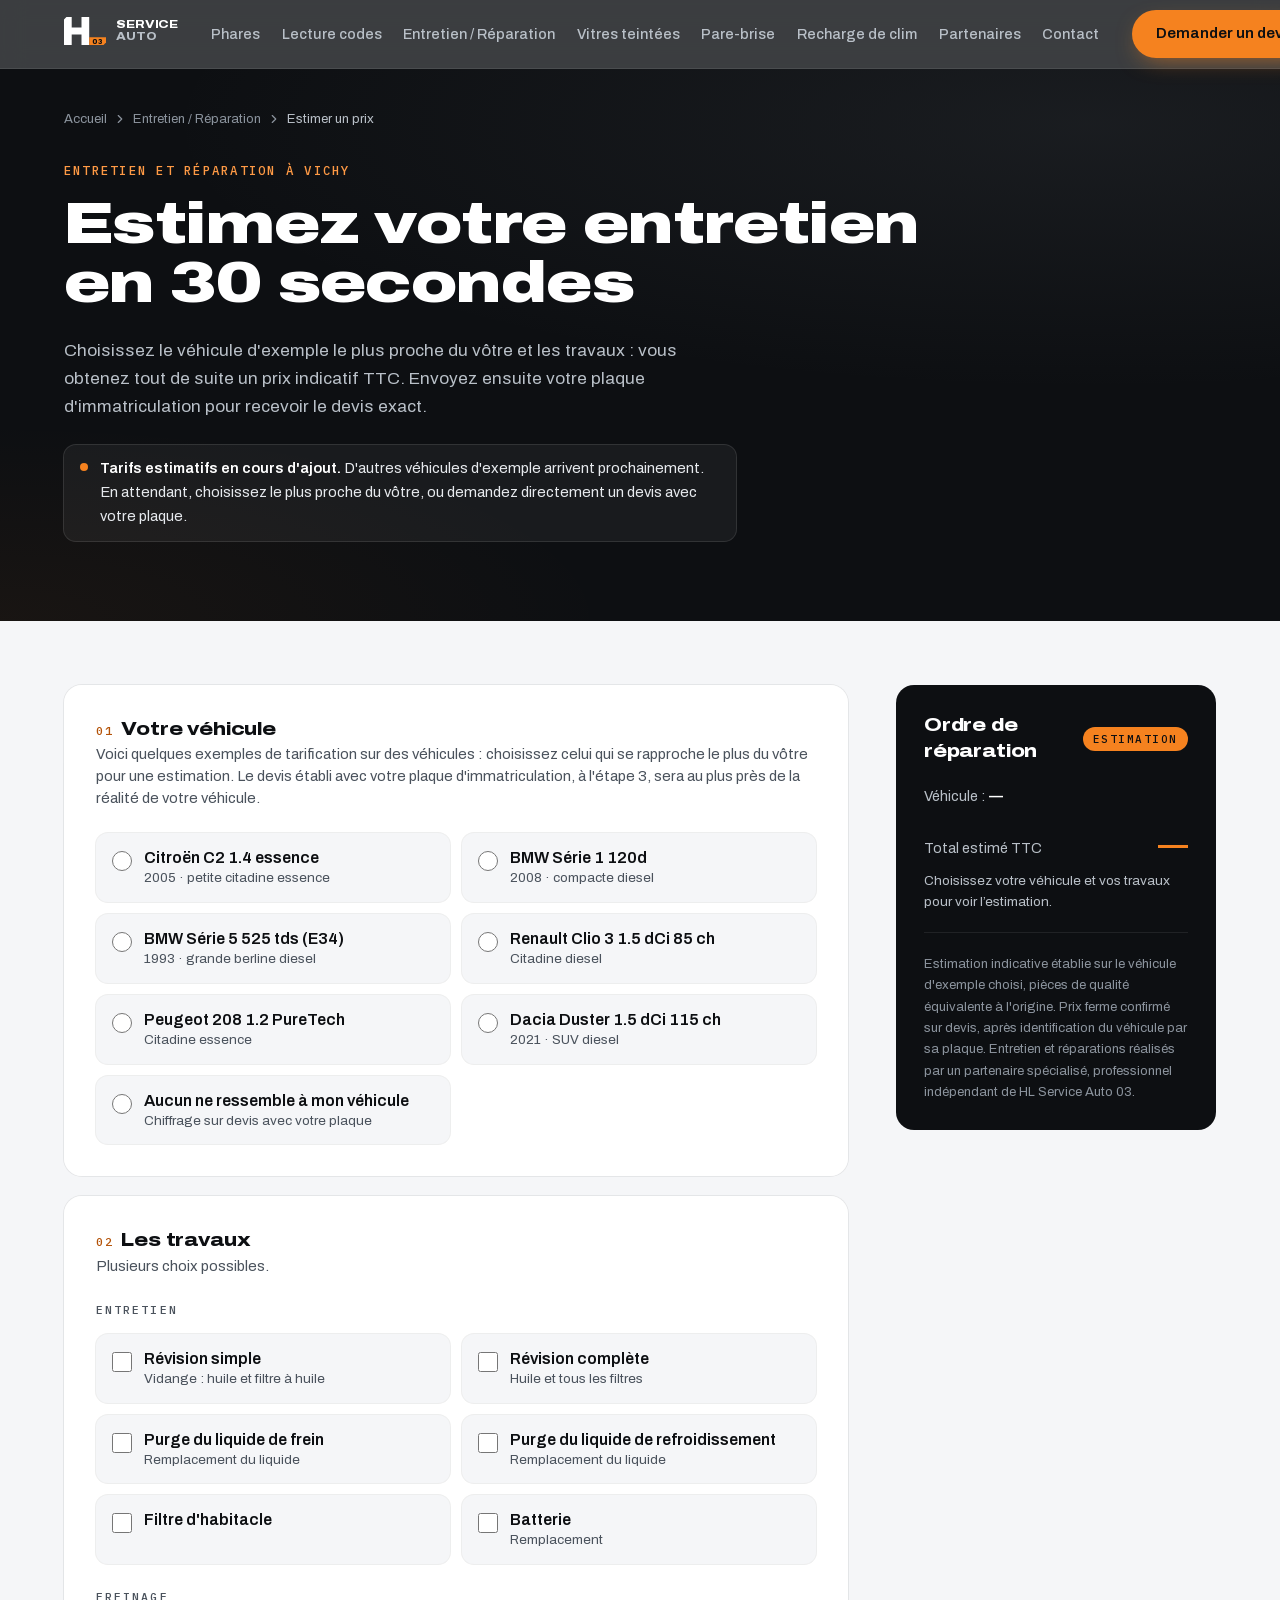
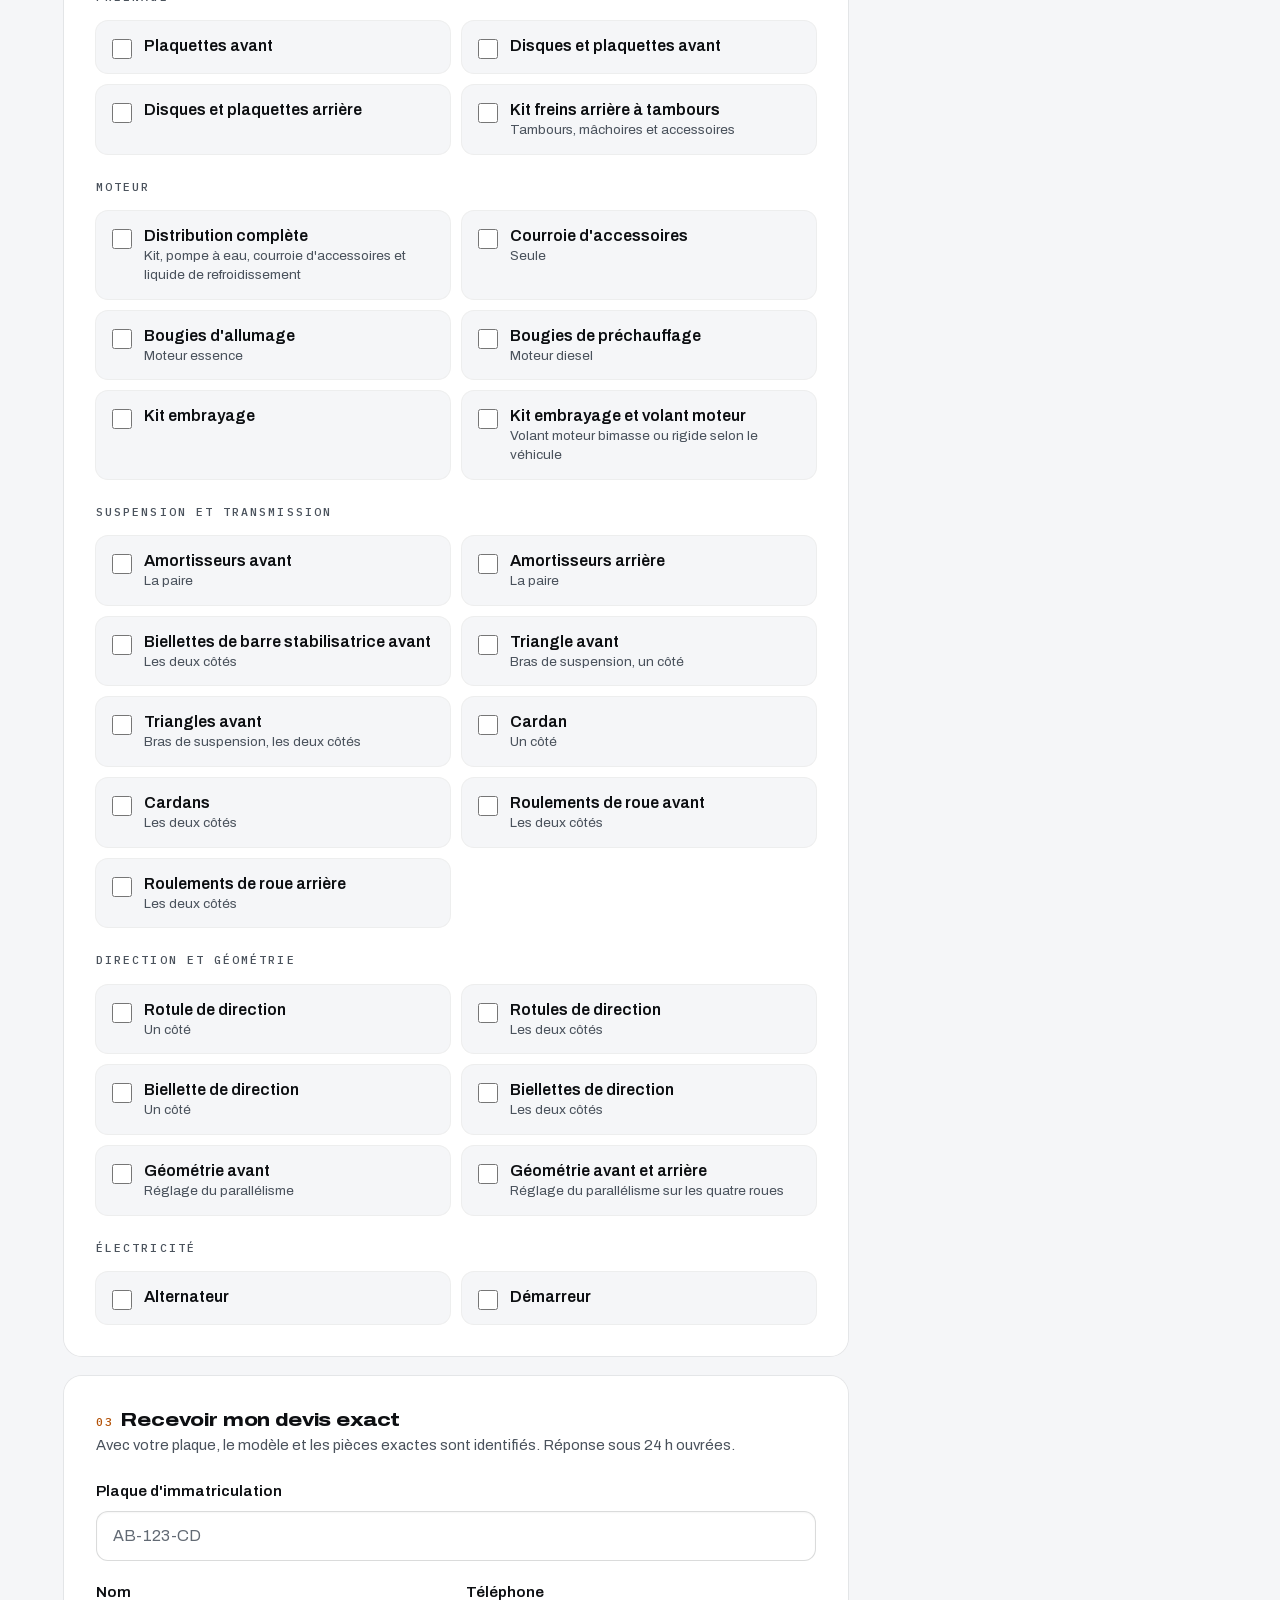
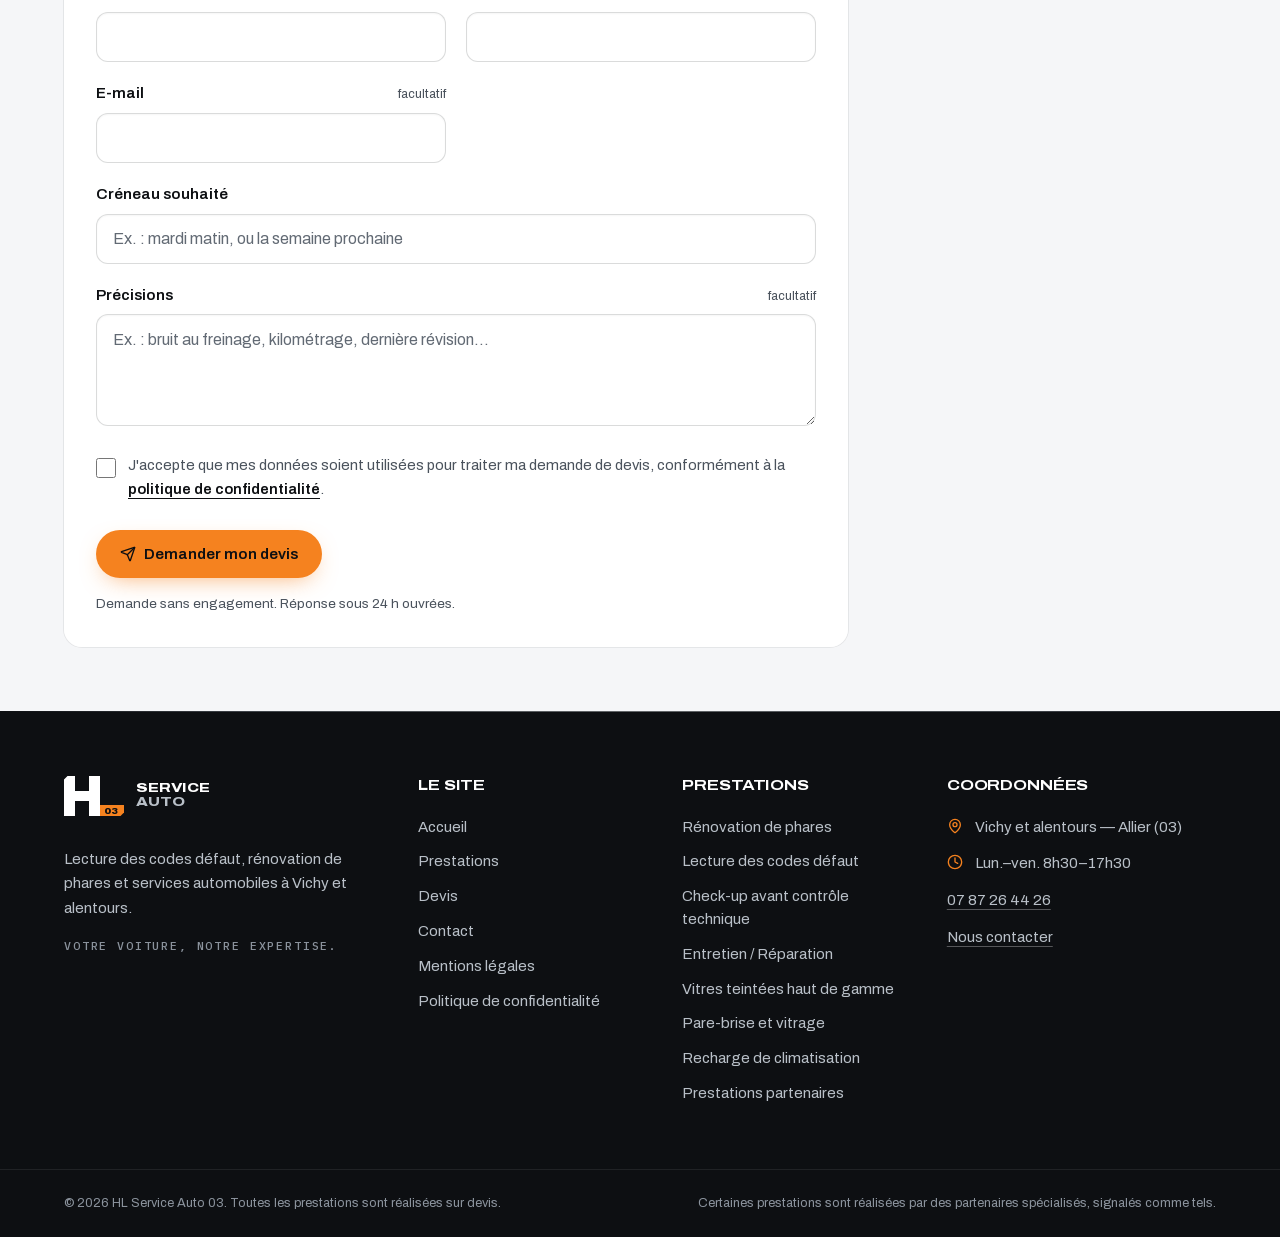
<file: estimation-entretien.html>
<!DOCTYPE html><html lang="fr" class="archivo_8c2be2a3-module__iX1fDW__variable ibm_plex_mono_992fec55-module__ID1hoq__variable" data-scroll-behavior="smooth"><head><meta charSet="utf-8"/><meta name="viewport" content="width=device-width, initial-scale=1"/><link rel="preload" href="assets/media/21ca8f3f56c22ca2-s.p.14a9xpaqsbppk.woff2" as="font" crossorigin="" type="font/woff2"/><link rel="preload" href="assets/media/effe91970fc4db64-s.p.28xcb7557rbh2.woff2" as="font" crossorigin="" type="font/woff2"/><link rel="stylesheet" href="assets/1mr0bpzl0qhpt.css" data-precedence="next"/><meta name="theme-color" content="#0d0f12"/><meta name="color-scheme" content="light"/><title>Estimation entretien et réparation auto à Vichy | HL Service Auto 03</title><meta name="description" content="Estimez en 30 secondes le prix d&#x27;une révision, des freins, de la distribution ou de l&#x27;embrayage à Vichy. Fourchette indicative, prix confirmé sur devis."/><meta name="application-name" content="HL Service Auto 03"/><link rel="manifest" href="assets/manifest.webmanifest"/><meta name="robots" content="index, follow"/><meta name="googlebot" content="index, follow"/><link rel="canonical" href="https://hlservice-auto03.fr/estimation-entretien.html"/><meta name="format-detection" content="telephone=no, address=no, email=no"/><meta property="og:title" content="Estimation entretien et réparation auto à Vichy | HL Service Auto 03"/><meta property="og:description" content="Estimez en 30 secondes le prix d&#x27;une révision, des freins, de la distribution ou de l&#x27;embrayage à Vichy. Fourchette indicative, prix confirmé sur devis."/><meta property="og:url" content="https://hlservice-auto03.fr/estimation-entretien.html"/><meta property="og:site_name" content="HL Service Auto 03"/><meta property="og:locale" content="fr_FR"/><meta property="og:type" content="website"/><meta name="twitter:card" content="summary_large_image"/><meta name="twitter:title" content="Estimation entretien et réparation auto à Vichy | HL Service Auto 03"/><meta name="twitter:description" content="Estimez en 30 secondes le prix d&#x27;une révision, des freins, de la distribution ou de l&#x27;embrayage à Vichy. Fourchette indicative, prix confirmé sur devis."/><link rel="icon" href="assets/favicon.ico" sizes="48x48" type="image/x-icon"/><link rel="icon" href="assets/icon.svg" sizes="any" type="image/svg+xml"/><link rel="apple-touch-icon" href="assets/apple-icon.png" sizes="180x180" type="image/png"/><meta name="next-size-adjust" content=""/><style>@media (min-width:1024px) and (max-width:1399px){header nav ul.gap-1 a{padding-left:.55rem;padding-right:.55rem}}</style><meta property="og:image" content="https://hlservice-auto03.fr/og-hlservice.jpg"/><meta property="og:image:width" content="1200"/><meta property="og:image:height" content="630"/><meta property="og:image:alt" content="HL Service Auto 03 — rénovation de phares et lecture des codes défaut à Vichy"/><meta name="twitter:image" content="https://hlservice-auto03.fr/og-hlservice.jpg"/><script type="application/ld+json">{"@context":"https://schema.org","@graph":[{"@type":"WebPage","@id":"https://hlservice-auto03.fr/estimation-entretien.html#webpage","url":"https://hlservice-auto03.fr/estimation-entretien.html","name":"Estimation entretien et réparation auto à Vichy | HL Service Auto 03","description":"Estimez en 30 secondes le prix d'une révision, des freins, de la distribution ou de l'embrayage à Vichy. Fourchette indicative, prix confirmé sur devis.","inLanguage":"fr-FR","isPartOf":{"@id":"https://hlservice-auto03.fr/#site"},"about":{"@id":"https://hlservice-auto03.fr/#entreprise"},"breadcrumb":{"@id":"https://hlservice-auto03.fr/estimation-entretien.html#breadcrumb"},"dateModified":"2026-11-01"},{"@type":"AutoRepair","@id":"https://hlservice-auto03.fr/#entreprise","name":"HL Service Auto 03","url":"https://hlservice-auto03.fr/","telephone":"+33787264426"},{"@type":"BreadcrumbList","@id":"https://hlservice-auto03.fr/estimation-entretien.html#breadcrumb","itemListElement":[{"@type":"ListItem","position":1,"name":"Accueil","item":"https://hlservice-auto03.fr/"},{"@type":"ListItem","position":2,"name":"Entretien et réparation automobile","item":"https://hlservice-auto03.fr/entretien-mecanique.html"},{"@type":"ListItem","position":3,"name":"Estimer un prix","item":"https://hlservice-auto03.fr/estimation-entretien.html"}]}]}</script><script defer src="https://cloud.umami.is/script.js" data-website-id="69b320fe-6316-4dba-9961-7a17dd2dff12" data-domains="hlservice-auto03.fr"></script><style>.hl-opt:has(input:checked){background:#fff;box-shadow:0 0 0 2px #f5821f}.hl-grp+.hl-grp{margin-top:1.5rem}.hl-empty:empty{display:none}.hl-opt:has(input:focus-visible){outline:3px solid rgb(245 130 31/.35);outline-offset:2px}</style></head><body class="has-mobile-bar flex min-h-dvh flex-col antialiased"><div hidden=""><!--$--><!--/$--></div><a href="#contenu" class="sr-only z-50 rounded-pill bg-amber px-5 py-3 font-semibold text-ink focus:not-sr-only focus:fixed focus:left-4 focus:top-4">Aller au contenu</a><header class="sticky top-0 z-40 border-b border-white/[0.08] bg-ink/90 backdrop-blur-md supports-[backdrop-filter]:bg-ink/80"><div class="mx-auto w-full max-w-[76rem] px-5 sm:px-8 flex h-[4.25rem] items-center justify-between gap-6"><a class="shrink-0 rounded-md" aria-label="HL Service Auto 03 — accueil" href="./"><span class="inline-flex items-center gap-2.5"><svg viewBox="0 0 120 80" class="h-7 w-auto" aria-hidden="true" focusable="false"><polygon points="7,0 22,0 22,30 50,30 50,0 72,0 72,80 50,80 50,50 22,50 22,80 0,80 0,7" class="fill-white"></polygon><polygon points="72,58 120,58 120,73 113,80 72,80" class="fill-amber"></polygon><text x="94" y="76" text-anchor="middle" font-family="Archivo, Arial Black, sans-serif" font-weight="900" font-size="19" fill="#0D0F12">03</text></svg><span aria-hidden="true" class="font-display font-extrabold uppercase leading-[1.05] text-[0.66rem] tracking-[0.26em] text-white">Service<!-- --> <span class="block text-mist">Auto</span></span><span class="sr-only">HL Service Auto 03</span></span></a><nav aria-label="Navigation principale" class="hidden xl:block"><ul class="flex items-center gap-1"><li><a class="relative whitespace-nowrap rounded-md px-3 py-2 text-[0.9rem] font-medium transition-colors text-mist hover:text-white" href="renovation-phares.html">Phares</a></li><li><a class="relative whitespace-nowrap rounded-md px-3 py-2 text-[0.9rem] font-medium transition-colors text-mist hover:text-white" href="diagnostic-auto.html">Lecture codes</a></li><li><a class="relative whitespace-nowrap rounded-md px-3 py-2 text-[0.9rem] font-medium transition-colors text-mist hover:text-white" href="entretien-mecanique.html">Entretien / Réparation</a></li><li><a class="relative whitespace-nowrap rounded-md px-3 py-2 text-[0.9rem] font-medium transition-colors text-mist hover:text-white" href="vitres-teintees.html">Vitres teintées</a></li><li><a class="relative whitespace-nowrap rounded-md px-3 py-2 text-[0.9rem] font-medium transition-colors text-mist hover:text-white" href="pare-brise.html">Pare-brise</a></li><li><a class="relative whitespace-nowrap rounded-md px-3 py-2 text-[0.9rem] font-medium transition-colors text-mist hover:text-white" href="recharge-clim.html">Recharge de clim</a></li><li><a class="relative whitespace-nowrap rounded-md px-3 py-2 text-[0.9rem] font-medium transition-colors text-mist hover:text-white" href="prestations-partenaires.html">Partenaires</a></li><li><a class="relative whitespace-nowrap rounded-md px-3 py-2 text-[0.9rem] font-medium transition-colors text-mist hover:text-white" href="contact.html">Contact</a></li></ul></nav><div class="flex items-center gap-2"><div class="hidden lg:block"><a class="group inline-flex min-h-12 items-center justify-center gap-2 rounded-pill px-6 text-[0.95rem] font-semibold transition-[background-color,color,border-color,transform,box-shadow] duration-200 ease-out active:scale-[0.98] bg-amber text-ink shadow-[0_8px_24px_-10px_rgb(245_130_31/0.7)] hover:bg-amber-soft min-h-11 whitespace-nowrap px-5 text-sm" data-umami-event="Clic devis" data-umami-event-emplacement="en-tete" href="devis.html">Demander un devis</a></div><div class="xl:hidden"><button type="button" aria-expanded="false" aria-controls="_R_ulb_" class="inline-flex size-11 items-center justify-center rounded-pill border border-white/15 text-white transition-colors hover:border-white/40"><svg xmlns="http://www.w3.org/2000/svg" width="24" height="24" viewBox="0 0 24 24" fill="none" stroke="currentColor" stroke-width="2" stroke-linecap="round" stroke-linejoin="round" class="lucide lucide-menu size-5" aria-hidden="true"><path d="M4 5h16"></path><path d="M4 12h16"></path><path d="M4 19h16"></path></svg><span class="sr-only">Ouvrir le menu</span></button><div id="_R_ulb_" hidden="" class="fixed inset-x-0 bottom-0 top-[4.25rem] z-40 overflow-y-auto bg-ink px-5 pb-28 pt-6"><nav aria-label="Navigation mobile"><ul class="divide-y divide-white/[0.08] border-y border-white/[0.08]"><li><a class="font-display flex items-center justify-between py-4 text-lg font-bold text-silver" href="./">Accueil</a></li><li><a class="font-display flex items-center justify-between py-4 text-lg font-bold text-silver" href="renovation-phares.html">Phares</a></li><li><a class="font-display flex items-center justify-between py-4 text-lg font-bold text-silver" href="diagnostic-auto.html">Lecture des codes défaut</a></li><li><a class="font-display flex items-center justify-between py-4 text-lg font-bold text-silver" href="entretien-mecanique.html">Entretien / Réparation</a></li><li><a class="font-display flex items-center justify-between py-4 text-lg font-bold text-silver" href="vitres-teintees.html">Vitres teintées</a></li><li><a class="font-display flex items-center justify-between py-4 text-lg font-bold text-silver" href="pare-brise.html">Pare-brise</a></li><li><a class="font-display flex items-center justify-between py-4 text-lg font-bold text-silver" href="recharge-clim.html">Recharge de clim</a></li><li><a class="font-display flex items-center justify-between py-4 text-lg font-bold text-silver" href="prestations-partenaires.html">Partenaires</a></li><li><a class="font-display flex items-center justify-between py-4 text-lg font-bold text-silver" href="contact.html">Contact</a></li></ul></nav><div class="mt-8 grid gap-3"><a class="group inline-flex min-h-12 items-center justify-center gap-2 rounded-pill px-6 text-[0.95rem] font-semibold transition-[background-color,color,border-color,transform,box-shadow] duration-200 ease-out active:scale-[0.98] bg-amber text-ink shadow-[0_8px_24px_-10px_rgb(245_130_31/0.7)] hover:bg-amber-soft w-full" data-umami-event="Clic devis" data-umami-event-emplacement="en-tete" href="devis.html">Demander un devis</a></div><p class="mt-8 text-sm text-metal">Vichy et alentours — Allier (03)</p></div></div></div></div></header><main id="contenu" class="flex-1"><section class="bg-ink-grain relative overflow-hidden"><div class="mx-auto w-full max-w-[76rem] px-5 sm:px-8 relative pb-16 pt-8 sm:pb-20 sm:pt-10"><div><nav aria-label="Fil d&#x27;Ariane"><ol class="flex flex-wrap items-center gap-1.5 text-[0.82rem] text-metal"><li><a class="transition-colors hover:text-white" href="./">Accueil</a></li><li aria-hidden="true"><svg xmlns="http://www.w3.org/2000/svg" width="24" height="24" viewBox="0 0 24 24" fill="none" stroke="currentColor" stroke-width="2" stroke-linecap="round" stroke-linejoin="round" class="lucide lucide-chevron-right size-3.5" aria-hidden="true"><path d="m9 18 6-6-6-6"></path></svg></li><li><a class="transition-colors hover:text-white" href="entretien-mecanique.html">Entretien / Réparation</a></li><li aria-hidden="true"><svg xmlns="http://www.w3.org/2000/svg" width="24" height="24" viewBox="0 0 24 24" fill="none" stroke="currentColor" stroke-width="2" stroke-linecap="round" stroke-linejoin="round" class="lucide lucide-chevron-right size-3.5" aria-hidden="true"><path d="m9 18 6-6-6-6"></path></svg></li><li aria-current="page" class="text-mist">Estimer un prix</li></ol></nav><h1 class="mt-8 max-w-4xl text-white"><span class="mb-4 block font-mono text-[0.78rem] font-medium uppercase tracking-[0.18em] text-amber-soft">Entretien et réparation à Vichy</span><span class="sr-only"> : </span><span class="font-display text-balance block text-[2.25rem] font-black leading-[1.02] sm:text-[3.2rem] lg:text-[3.6rem]">Estimez votre entretien en 30 secondes</span></h1><div class="text-pretty mt-6 max-w-2xl text-[1.08rem] leading-relaxed text-mist"><p>Choisissez le véhicule d&#x27;exemple le plus proche du vôtre et les travaux : vous obtenez tout de suite un prix indicatif TTC. Envoyez ensuite votre plaque d&#x27;immatriculation pour recevoir le devis exact.</p></div><p style="background:rgb(255 255 255/.05)" class="mt-6 inline-flex max-w-2xl items-start gap-3 rounded-xl px-4 py-3 text-[0.92rem] leading-relaxed text-silver ring-1 ring-white/15"><span aria-hidden="true" class="mt-1.5 size-2 shrink-0 rounded-full bg-amber"></span><span><strong class="font-semibold text-white">Tarifs estimatifs en cours d&#x27;ajout.</strong> D&#x27;autres véhicules d&#x27;exemple arrivent prochainement. En attendant, choisissez le plus proche du vôtre, ou demandez directement un devis avec votre plaque.</span></p></div></div></section><section aria-label="Estimateur de prix" class="py-12 sm:py-16"><div class="mx-auto w-full max-w-[76rem] px-5 sm:px-8 grid gap-10 lg:grid-cols-[1fr_20rem] lg:gap-12"><div><form id="form-estimation" action="https://formsubmit.co/hlserviceauto03@gmail.com" method="POST" class="relative space-y-5"><input type="hidden" name="_subject" value="Nouvelle demande d&#x27;estimation — site HL Service Auto 03"><input type="hidden" name="_template" value="table"><input type="hidden" name="_captcha" value="false"><input type="hidden" id="h-vehicule" name="vehicule_exemple_choisi"><input type="hidden" id="h-travaux" name="travaux_demandes"><input type="hidden" id="h-estimation" name="estimation_affichee"><div aria-hidden="true" class="absolute -left-[9999px] top-auto h-px w-px overflow-hidden"><label for="site-web">Ne pas remplir ce champ</label><input id="site-web" type="text" tabindex="-1" autocomplete="off" name="_honey"/></div><fieldset class="rounded-card bg-white p-6 ring-1 ring-ink/[0.07] sm:p-8"><legend class="sr-only">1. Votre véhicule</legend><p aria-hidden="true" class="font-display text-[1.1rem] font-extrabold text-ink"><span style="margin-right:.5rem" class="font-mono text-[0.75rem] font-medium tracking-[0.14em] text-amber-deep">01</span>Votre véhicule</p><p class="mb-6 text-[0.92rem] text-slate">Voici quelques exemples de tarification sur des véhicules : choisissez celui qui se rapproche le plus du vôtre pour une estimation. Le devis établi avec votre plaque d&#x27;immatriculation, à l&#x27;étape 3, sera au plus près de la réalité de votre véhicule.</p><div class="grid gap-3 sm:grid-cols-2"><label class="hl-opt flex cursor-pointer gap-3 rounded-xl bg-paper px-4 py-3.5 text-ink ring-1 ring-ink/[0.07]"><input type="radio" name="categorie" value="c2_2005" required class="mt-1 size-5 shrink-0 cursor-pointer accent-[#0d0f12]"/><span class="leading-snug"><span class="block font-semibold">Citroën C2 1.4 essence</span><span class="block text-[0.85rem] text-slate">2005 · petite citadine essence</span></span></label><label class="hl-opt flex cursor-pointer gap-3 rounded-xl bg-paper px-4 py-3.5 text-ink ring-1 ring-ink/[0.07]"><input type="radio" name="categorie" value="bmw120d_2008" required class="mt-1 size-5 shrink-0 cursor-pointer accent-[#0d0f12]"/><span class="leading-snug"><span class="block font-semibold">BMW Série 1 120d</span><span class="block text-[0.85rem] text-slate">2008 · compacte diesel</span></span></label><label class="hl-opt flex cursor-pointer gap-3 rounded-xl bg-paper px-4 py-3.5 text-ink ring-1 ring-ink/[0.07]"><input type="radio" name="categorie" value="bmw525tds_1993" required class="mt-1 size-5 shrink-0 cursor-pointer accent-[#0d0f12]"/><span class="leading-snug"><span class="block font-semibold">BMW Série 5 525 tds (E34)</span><span class="block text-[0.85rem] text-slate">1993 · grande berline diesel</span></span></label><label class="hl-opt flex cursor-pointer gap-3 rounded-xl bg-paper px-4 py-3.5 text-ink ring-1 ring-ink/[0.07]"><input type="radio" name="categorie" value="clio3_15dci85" required class="mt-1 size-5 shrink-0 cursor-pointer accent-[#0d0f12]"/><span class="leading-snug"><span class="block font-semibold">Renault Clio 3 1.5 dCi 85 ch</span><span class="block text-[0.85rem] text-slate">Citadine diesel</span></span></label><label class="hl-opt flex cursor-pointer gap-3 rounded-xl bg-paper px-4 py-3.5 text-ink ring-1 ring-ink/[0.07]"><input type="radio" name="categorie" value="p208_12puretech" required class="mt-1 size-5 shrink-0 cursor-pointer accent-[#0d0f12]"/><span class="leading-snug"><span class="block font-semibold">Peugeot 208 1.2 PureTech</span><span class="block text-[0.85rem] text-slate">Citadine essence</span></span></label><label class="hl-opt flex cursor-pointer gap-3 rounded-xl bg-paper px-4 py-3.5 text-ink ring-1 ring-ink/[0.07]"><input type="radio" name="categorie" value="duster_15dci115" required class="mt-1 size-5 shrink-0 cursor-pointer accent-[#0d0f12]"/><span class="leading-snug"><span class="block font-semibold">Dacia Duster 1.5 dCi 115 ch</span><span class="block text-[0.85rem] text-slate">2021 · SUV diesel</span></span></label><label class="hl-opt flex cursor-pointer gap-3 rounded-xl bg-paper px-4 py-3.5 text-ink ring-1 ring-ink/[0.07]"><input type="radio" name="categorie" value="autre" required class="mt-1 size-5 shrink-0 cursor-pointer accent-[#0d0f12]"/><span class="leading-snug"><span class="block font-semibold">Aucun ne ressemble à mon véhicule</span><span class="block text-[0.85rem] text-slate">Chiffrage sur devis avec votre plaque</span></span></label></div></fieldset><fieldset class="rounded-card bg-white p-6 ring-1 ring-ink/[0.07] sm:p-8"><legend class="sr-only">2. Les travaux</legend><p aria-hidden="true" class="font-display text-[1.1rem] font-extrabold text-ink"><span style="margin-right:.5rem" class="font-mono text-[0.75rem] font-medium tracking-[0.14em] text-amber-deep">02</span>Les travaux</p><p class="mb-6 text-[0.92rem] text-slate">Plusieurs choix possibles.</p><div id="travaux"></div></fieldset><fieldset class="rounded-card bg-white p-6 ring-1 ring-ink/[0.07] sm:p-8"><legend class="sr-only">3. Recevoir mon devis exact</legend><p aria-hidden="true" class="font-display text-[1.1rem] font-extrabold text-ink"><span style="margin-right:.5rem" class="font-mono text-[0.75rem] font-medium tracking-[0.14em] text-amber-deep">03</span>Recevoir mon devis exact</p><p class="mb-6 text-[0.92rem] text-slate">Avec votre plaque, le modèle et les pièces exactes sont identifiés. Réponse sous 24 h ouvrées.</p><div class="grid gap-5 sm:grid-cols-2"><div class="sm:col-span-2"><label for="plaque" class="flex items-baseline justify-between gap-3 text-[0.95rem] font-semibold text-ink"><span>Plaque d&#x27;immatriculation</span></label><input id="plaque" class="mt-2 block w-full rounded-xl border bg-white px-4 py-3 text-[1rem] text-ink shadow-[inset_0_1px_2px_rgb(13_15_18/0.04)] transition-[border-color,box-shadow] duration-150 placeholder:text-dim focus:border-ink focus:outline-none focus:ring-4 focus:ring-amber/25 border-ink/15 hover:border-ink/30" name="immatriculation" required autocapitalize="characters" autocomplete="off" placeholder="AB-123-CD" maxlength="12"/></div><div><label for="nom" class="flex items-baseline justify-between gap-3 text-[0.95rem] font-semibold text-ink"><span>Nom</span></label><input id="nom" class="mt-2 block w-full rounded-xl border bg-white px-4 py-3 text-[1rem] text-ink shadow-[inset_0_1px_2px_rgb(13_15_18/0.04)] transition-[border-color,box-shadow] duration-150 placeholder:text-dim focus:border-ink focus:outline-none focus:ring-4 focus:ring-amber/25 border-ink/15 hover:border-ink/30" name="nom" required autocomplete="name"/></div><div><label for="telephone" class="flex items-baseline justify-between gap-3 text-[0.95rem] font-semibold text-ink"><span>Téléphone</span></label><input id="telephone" class="mt-2 block w-full rounded-xl border bg-white px-4 py-3 text-[1rem] text-ink shadow-[inset_0_1px_2px_rgb(13_15_18/0.04)] transition-[border-color,box-shadow] duration-150 placeholder:text-dim focus:border-ink focus:outline-none focus:ring-4 focus:ring-amber/25 border-ink/15 hover:border-ink/30" name="telephone" type="tel" required autocomplete="tel" inputmode="tel"/></div><div><label for="email" class="flex items-baseline justify-between gap-3 text-[0.95rem] font-semibold text-ink"><span>E-mail</span><span class="text-[0.8rem] font-normal text-slate">facultatif</span></label><input id="email" class="mt-2 block w-full rounded-xl border bg-white px-4 py-3 text-[1rem] text-ink shadow-[inset_0_1px_2px_rgb(13_15_18/0.04)] transition-[border-color,box-shadow] duration-150 placeholder:text-dim focus:border-ink focus:outline-none focus:ring-4 focus:ring-amber/25 border-ink/15 hover:border-ink/30" name="email" type="email" autocomplete="email" inputmode="email"/></div><div class="sm:col-span-2"><label for="creneau" class="flex items-baseline justify-between gap-3 text-[0.95rem] font-semibold text-ink"><span>Créneau souhaité</span></label><input id="creneau" class="mt-2 block w-full rounded-xl border bg-white px-4 py-3 text-[1rem] text-ink shadow-[inset_0_1px_2px_rgb(13_15_18/0.04)] transition-[border-color,box-shadow] duration-150 placeholder:text-dim focus:border-ink focus:outline-none focus:ring-4 focus:ring-amber/25 border-ink/15 hover:border-ink/30" name="creneau" required placeholder="Ex. : mardi matin, ou la semaine prochaine"/></div><div class="sm:col-span-2"><label for="precisions" class="flex items-baseline justify-between gap-3 text-[0.95rem] font-semibold text-ink"><span>Précisions</span><span class="text-[0.8rem] font-normal text-slate">facultatif</span></label><textarea id="precisions" name="precisions" rows="3" class="mt-2 block w-full rounded-xl border bg-white px-4 py-3 text-[1rem] text-ink shadow-[inset_0_1px_2px_rgb(13_15_18/0.04)] transition-[border-color,box-shadow] duration-150 placeholder:text-dim focus:border-ink focus:outline-none focus:ring-4 focus:ring-amber/25 border-ink/15 hover:border-ink/30 min-h-28 resize-y leading-relaxed" placeholder="Ex. : bruit au freinage, kilométrage, dernière révision…"></textarea></div></div><div class="mt-7"><label for="consentement" class="flex cursor-pointer gap-3 text-[0.92rem] leading-relaxed text-slate"><input id="consentement" type="checkbox" required class="mt-1 size-5 shrink-0 cursor-pointer rounded accent-[#0d0f12]" name="consentement" value="oui"/><span>J&#x27;accepte que mes données soient utilisées pour traiter ma demande de devis, conformément à la <a class="font-semibold text-ink underline underline-offset-4" target="_blank" href="politique-confidentialite.html">politique de confidentialité<span class="sr-only"> (nouvel onglet)</span></a>.</span></label></div><button type="submit" class="group inline-flex min-h-12 items-center justify-center gap-2 rounded-pill px-6 text-[0.95rem] font-semibold transition-[background-color,color,border-color,transform,box-shadow] duration-200 ease-out active:scale-[0.98] bg-amber text-ink shadow-[0_8px_24px_-10px_rgb(245_130_31/0.7)] hover:bg-amber-soft mt-7 w-full sm:w-auto"><svg xmlns="http://www.w3.org/2000/svg" width="24" height="24" viewBox="0 0 24 24" fill="none" stroke="currentColor" stroke-width="2" stroke-linecap="round" stroke-linejoin="round" class="lucide lucide-send size-4" aria-hidden="true"><path d="M14.536 21.686a.5.5 0 0 0 .937-.024l6.5-19a.496.496 0 0 0-.635-.635l-19 6.5a.5.5 0 0 0-.024.937l7.93 3.18a2 2 0 0 1 1.112 1.11z"></path><path d="m21.854 2.147-10.94 10.939"></path></svg>Demander mon devis</button><p class="mt-4 text-[0.85rem] text-slate">Demande sans engagement. Réponse sous 24 h ouvrées.</p></fieldset></form></div><aside aria-label="Votre estimation"><div class="rounded-card bg-ink p-7 text-white lg:sticky lg:top-24"><p class="flex items-center justify-between gap-3"><span class="font-display text-[1.1rem] font-extrabold">Ordre de réparation</span><span class="rounded-pill bg-amber px-2.5 py-1 font-mono text-[0.68rem] font-medium uppercase tracking-[0.14em] text-ink">Estimation</span></p><p class="mt-5 text-[0.9rem] text-mist">Véhicule : <span id="recap-vehicule" class="font-semibold text-white">—</span></p><ul id="recap-lignes" class="mt-3 divide-y divide-white/[0.08] border-y border-white/[0.08] text-[0.92rem] text-silver hl-empty"></ul><div class="mt-5 flex items-baseline justify-between gap-4" aria-live="polite"><span class="text-[0.9rem] text-mist">Total estimé TTC</span><span id="recap-total" style="text-align:right" class="font-display text-[1.5rem] font-extrabold text-amber">—</span></div><p id="recap-note" class="mt-2 text-[0.85rem] text-mist"></p><p class="mt-5 border-t border-white/[0.08] pt-5 text-[0.82rem] leading-relaxed text-metal">Estimation indicative établie sur le véhicule d&#x27;exemple choisi, pièces de qualité équivalente à l&#x27;origine. Prix ferme confirmé sur devis, après identification du véhicule par sa plaque. Entretien et réparations réalisés par un partenaire spécialisé, professionnel indépendant de HL Service Auto 03.</p></div></aside></div></section><!--$--><!--/$--></main><footer class="bg-ink text-mist"><div aria-hidden="true" class="metal-rule h-px opacity-40"></div><div class="mx-auto w-full max-w-[76rem] px-5 sm:px-8 grid gap-12 py-16 md:grid-cols-2 lg:grid-cols-[1.4fr_1fr_1fr_1.2fr] lg:gap-10"><div><a class="inline-block rounded-md" aria-label="HL Service Auto 03 — accueil" href="./"><span class="inline-flex items-center gap-3"><svg viewBox="0 0 120 80" class="h-10 w-auto" aria-hidden="true" focusable="false"><polygon points="7,0 22,0 22,30 50,30 50,0 72,0 72,80 50,80 50,50 22,50 22,80 0,80 0,7" class="fill-white"></polygon><polygon points="72,58 120,58 120,73 113,80 72,80" class="fill-amber"></polygon><text x="94" y="76" text-anchor="middle" font-family="Archivo, Arial Black, sans-serif" font-weight="900" font-size="19" fill="#0D0F12">03</text></svg><span aria-hidden="true" class="font-display font-extrabold uppercase leading-[1.05] text-[0.8rem] tracking-[0.28em] text-white">Service<!-- --> <span class="block text-mist">Auto</span></span><span class="sr-only">HL Service Auto 03</span></span></a><p class="mt-6 max-w-xs text-[0.95rem] leading-relaxed text-mist">Lecture des codes défaut, rénovation de phares et services automobiles à Vichy et alentours.</p><p class="mt-4 font-mono text-[0.72rem] uppercase tracking-[0.16em] text-metal">Votre voiture, notre expertise.</p></div><nav aria-label="Liens du site"><h2 class="font-display text-sm font-bold uppercase tracking-[0.14em] text-white">Le site</h2><ul class="mt-5 space-y-3 text-[0.95rem]"><li><a class="transition-colors hover:text-white" href="./">Accueil</a></li><li><a class="transition-colors hover:text-white" href="./#prestations">Prestations</a></li><li><a class="transition-colors hover:text-white" data-umami-event="Clic devis" data-umami-event-emplacement="pied de page" href="devis.html">Devis</a></li><li><a class="transition-colors hover:text-white" href="contact.html">Contact</a></li><li><a class="transition-colors hover:text-white" href="mentions-legales.html">Mentions légales</a></li><li><a class="transition-colors hover:text-white" href="politique-confidentialite.html">Politique de confidentialité</a></li></ul></nav><nav aria-label="Nos prestations"><h2 class="font-display text-sm font-bold uppercase tracking-[0.14em] text-white">Prestations</h2><ul class="mt-5 space-y-3 text-[0.95rem]"><li><a class="transition-colors hover:text-white" href="renovation-phares.html">Rénovation de phares</a></li><li><a class="transition-colors hover:text-white" href="diagnostic-auto.html">Lecture des codes défaut</a></li><li><a class="transition-colors hover:text-white" href="entretien-mecanique.html#pre-controle">Check-up avant contrôle technique</a></li><li><a class="transition-colors hover:text-white" href="entretien-mecanique.html">Entretien / Réparation</a></li><li><a class="transition-colors hover:text-white" href="vitres-teintees.html">Vitres teintées haut de gamme</a></li><li><a class="transition-colors hover:text-white" href="pare-brise.html">Pare-brise et vitrage</a></li><li><a class="transition-colors hover:text-white" href="recharge-clim.html">Recharge de climatisation</a></li><li><a class="transition-colors hover:text-white" href="prestations-partenaires.html">Prestations partenaires</a></li></ul></nav><div><h2 class="font-display text-sm font-bold uppercase tracking-[0.14em] text-white">Coordonnées</h2><ul class="mt-5 space-y-3.5 text-[0.95rem]"><li class="flex gap-3"><svg xmlns="http://www.w3.org/2000/svg" width="24" height="24" viewBox="0 0 24 24" fill="none" stroke="currentColor" stroke-width="2" stroke-linecap="round" stroke-linejoin="round" class="lucide lucide-map-pin mt-0.5 size-4 shrink-0 text-amber" aria-hidden="true"><path d="M20 10c0 4.993-5.539 10.193-7.399 11.799a1 1 0 0 1-1.202 0C9.539 20.193 4 14.993 4 10a8 8 0 0 1 16 0"></path><circle cx="12" cy="10" r="3"></circle></svg><span>Vichy et alentours — Allier (03)</span></li><li class="flex gap-3"><svg xmlns="http://www.w3.org/2000/svg" width="24" height="24" viewBox="0 0 24 24" fill="none" stroke="currentColor" stroke-width="2" stroke-linecap="round" stroke-linejoin="round" class="lucide lucide-clock mt-0.5 size-4 shrink-0 text-amber" aria-hidden="true"><circle cx="12" cy="12" r="10"></circle><path d="M12 6v6l4 2"></path></svg><span>Lun.–ven. 8h30–17h30</span></li><li><a class="underline decoration-white/30 underline-offset-4 hover:text-white" data-umami-event="Appel" data-umami-event-emplacement="pied de page" href="tel:+33787264426">07 87 26 44 26</a></li><li><a class="underline decoration-white/30 underline-offset-4 hover:text-white" href="contact.html">Nous contacter</a></li></ul></div></div><div class="border-t border-white/[0.08]"><div class="mx-auto w-full max-w-[76rem] px-5 sm:px-8 flex flex-col gap-2 py-6 text-[0.8rem] text-metal sm:flex-row sm:items-center sm:justify-between"><p>© <!-- -->2026<!-- --> <!-- -->HL Service Auto 03<!-- -->. Toutes les prestations sont réalisées sur devis.</p><p>Certaines prestations sont réalisées par des partenaires spécialisés, signalés comme tels.</p></div></div></footer><div class="zone-dark fixed inset-x-0 bottom-0 z-30 border-t border-white/10 bg-ink/95 px-3 pt-3 backdrop-blur-md [padding-bottom:calc(0.75rem+env(safe-area-inset-bottom))] lg:hidden"><div class="mx-auto grid max-w-lg gap-2.5 grid-cols-1"><a class="inline-flex min-h-12 items-center justify-center gap-2 rounded-pill border border-white/20 font-semibold text-white active:scale-[0.98]" data-umami-event="Appel" data-umami-event-emplacement="barre mobile" href="tel:+33787264426"><svg xmlns="http://www.w3.org/2000/svg" width="24" height="24" viewBox="0 0 24 24" fill="none" stroke="currentColor" stroke-width="2" stroke-linecap="round" stroke-linejoin="round" class="size-[1.1rem] text-amber" aria-hidden="true"><path d="M22 16.92v3a2 2 0 0 1-2.18 2 19.79 19.79 0 0 1-8.63-3.07 19.5 19.5 0 0 1-6-6 19.79 19.79 0 0 1-3.07-8.67A2 2 0 0 1 4.11 2h3a2 2 0 0 1 2 1.72 12.84 12.84 0 0 0 .7 2.81 2 2 0 0 1-.45 2.11L8.09 9.91a16 16 0 0 0 6 6l1.27-1.27a2 2 0 0 1 2.11-.45 12.84 12.84 0 0 0 2.81.7A2 2 0 0 1 22 16.92z"></path></svg>Appeler</a></div></div><script>
document.querySelectorAll('button[aria-controls]').forEach(function (b) {
  var m = document.getElementById(b.getAttribute('aria-controls'));
  if (!m) return;
  b.addEventListener('click', function () {
    var open = b.getAttribute('aria-expanded') === 'true';
    b.setAttribute('aria-expanded', String(!open));
    if (open) m.setAttribute('hidden', ''); else m.removeAttribute('hidden');
    // le flou de l'en-tête limiterait le menu plein écran à la hauteur de l'en-tête
    var h = b.closest('header');
    if (h) { h.style.backdropFilter = open ? '' : 'none'; h.style.webkitBackdropFilter = open ? '' : 'none'; }
    document.body.style.overflow = open ? '' : 'hidden';
    var t = b.querySelector('.sr-only'); if (t) t.textContent = open ? 'Ouvrir le menu' : 'Fermer le menu';
  });
});
</script><script>/* ============================== RÉGLAGES ==============================
   Prix TTC affichés au client, par véhicule d'exemple :
     [prix]          -> « à partir de prix »
     [mini, maxi]    -> fourchette « mini à maxi »
     null            -> « sur devis »
   c2_2005      : Citroën C2 1.4 essence 2005 (prix donnés le 01/11/2026).
   bmw120d_2008 : BMW Série 1 120d 2008, prix Vroomly de GH Auto 03 relevés le 01/11/2026, moins 5 %.
   bmw525tds_1993 : BMW Série 5 525 tds E34 1993, prix GH Auto 03 moins 5 % (relevés Vroomly + donnés par le propriétaire).
   clio3_15dci85 : Renault Clio 3 1.5 dCi 85 ch, prix GH Auto 03 TTC donnés par le propriétaire, moins 5 %.
   p208_12puretech : Peugeot 208 1.2 PureTech essence, prix GH Auto 03 TTC, moins 5 %.
   duster_15dci115 : Dacia Duster 1.5 dCi 115 ch 2021, prix GH Auto 03 TTC (Vroomly), moins 5 %.
   Pour ajouter un véhicule : une entrée dans « categories », un choix dans la liste de l'étape 1
   (build_estimateur.py, VEHICULES) et une colonne dans chaque prixTTC.
   Pour mémoire : taux horaire 76 € HT, produits divers 6,80 € HT par prestation, TVA 20 %.
   ==================================================================== */
var REGLAGES = {
  categories: {
    c2_2005:      { nom: "Citroën C2 1.4 essence (2005)" },
    bmw120d_2008: { nom: "BMW Série 1 120d (2008)" },
    bmw525tds_1993: { nom: "BMW Série 5 525 tds E34 (1993)" },
    clio3_15dci85: { nom: "Renault Clio 3 1.5 dCi 85 ch" },
    p208_12puretech: { nom: "Peugeot 208 1.2 PureTech essence" },
    duster_15dci115: { nom: "Dacia Duster 1.5 dCi 115 ch (2021)" }
  },
  prestations: [
    { id: "revision-simple", groupe: "Entretien", nom: "Révision simple", detail: "Vidange : huile et filtre à huile",
      prixTTC: { c2_2005: [106.50], bmw120d_2008: [139.94], bmw525tds_1993: [147.12], clio3_15dci85: [119.97], p208_12puretech: [112.01], duster_15dci115: [135.15] } },
    { id: "revision-complete", groupe: "Entretien", nom: "Révision complète", detail: "Huile et tous les filtres",
      prixTTC: { c2_2005: [199], bmw120d_2008: [331.44], bmw525tds_1993: [215.47], clio3_15dci85: [300.10], p208_12puretech: [234.75], duster_15dci115: [274.80] } },
    { id: "liquide-frein", groupe: "Entretien", nom: "Purge du liquide de frein", detail: "Remplacement du liquide",
      prixTTC: { c2_2005: [49], bmw120d_2008: [51.30], bmw525tds_1993: [51.30], clio3_15dci85: [51.30], p208_12puretech: [51.30], duster_15dci115: [51.30] } },
    { id: "purge-refroidissement", groupe: "Entretien", nom: "Purge du liquide de refroidissement", detail: "Remplacement du liquide",
      prixTTC: { c2_2005: [49], bmw120d_2008: [119.51], bmw525tds_1993: [94.72], clio3_15dci85: [164.26], p208_12puretech: [80.09], duster_15dci115: [114.81] } },
    { id: "filtre-habitacle", groupe: "Entretien", nom: "Filtre d'habitacle", detail: "",
      prixTTC: { c2_2005: [29], bmw120d_2008: [55.58], bmw525tds_1993: [63.94], clio3_15dci85: [43.49], p208_12puretech: [46.89], duster_15dci115: [56.76] } },
    { id: "batterie", groupe: "Entretien", nom: "Batterie", detail: "Remplacement",
      prixTTC: { c2_2005: [149], bmw120d_2008: [426.38], bmw525tds_1993: [287.57], clio3_15dci85: [211.62], p208_12puretech: [237.91], duster_15dci115: [315.67] } },
    { id: "plaquettes-av", groupe: "Freinage", nom: "Plaquettes avant", detail: "",
      prixTTC: { c2_2005: [119], bmw120d_2008: [382.02], bmw525tds_1993: [159.77], clio3_15dci85: [127.11], p208_12puretech: [156.75], duster_15dci115: [130.17] } },
    { id: "disques-plaquettes-av", groupe: "Freinage", nom: "Disques et plaquettes avant", detail: "",
      prixTTC: { c2_2005: [249], bmw120d_2008: [874.68], bmw525tds_1993: [420.28], clio3_15dci85: [339.37], p208_12puretech: [469.22], duster_15dci115: [428.74] } },
    { id: "disques-plaquettes-ar", groupe: "Freinage", nom: "Disques et plaquettes arrière", detail: "",
      prixTTC: { c2_2005: [269], bmw120d_2008: [412.16], bmw525tds_1993: [327.23], clio3_15dci85: [398.87], p208_12puretech: null, duster_15dci115: null } },
    { id: "kit-tambours-ar", groupe: "Freinage", nom: "Kit freins arrière à tambours", detail: "Tambours, mâchoires et accessoires",
      prixTTC: { c2_2005: [369], bmw120d_2008: null, bmw525tds_1993: null, clio3_15dci85: [432.65], p208_12puretech: [353.68], duster_15dci115: [293.93] } },
    { id: "distribution", groupe: "Moteur", nom: "Distribution complète", detail: "Kit, pompe à eau, courroie d'accessoires et liquide de refroidissement",
      prixTTC: { c2_2005: [449], bmw120d_2008: null, bmw525tds_1993: null, clio3_15dci85: [1003.76], p208_12puretech: [910.87], duster_15dci115: [622.78] } },
    { id: "courroie-accessoires", groupe: "Moteur", nom: "Courroie d'accessoires", detail: "Seule",
      prixTTC: { c2_2005: [65], bmw120d_2008: [66.20], bmw525tds_1993: [99.36], clio3_15dci85: [120.21], p208_12puretech: [46.01], duster_15dci115: [82.07] } },
    { id: "bougies-allumage", groupe: "Moteur", nom: "Bougies d'allumage", detail: "Moteur essence",
      prixTTC: { c2_2005: [59], bmw120d_2008: null, bmw525tds_1993: null, clio3_15dci85: null, p208_12puretech: [135.20], duster_15dci115: null } },
    { id: "bougies-prechauffage", groupe: "Moteur", nom: "Bougies de préchauffage", detail: "Moteur diesel",
      prixTTC: { c2_2005: null, bmw120d_2008: [252.21], bmw525tds_1993: [196.37], clio3_15dci85: [187.19], p208_12puretech: null, duster_15dci115: [197.11] } },
    { id: "embrayage", groupe: "Moteur", nom: "Kit embrayage", detail: "",
      prixTTC: { c2_2005: [569], bmw120d_2008: [1690.20], bmw525tds_1993: [1307.63], clio3_15dci85: null, p208_12puretech: null, duster_15dci115: [1064.19] } },
    { id: "embrayage-bimasse", groupe: "Moteur", nom: "Kit embrayage et volant moteur", detail: "Volant moteur bimasse ou rigide selon le véhicule",
      prixTTC: { c2_2005: null, bmw120d_2008: null, bmw525tds_1993: null, clio3_15dci85: [1504.56], p208_12puretech: [2063.05], duster_15dci115: [1373.92] } },
    { id: "amortisseurs-av", groupe: "Suspension et transmission", nom: "Amortisseurs avant", detail: "La paire",
      prixTTC: { c2_2005: [429], bmw120d_2008: [736.51], bmw525tds_1993: [557.27], clio3_15dci85: [420.57], p208_12puretech: [514.01], duster_15dci115: [343.78] } },
    { id: "amortisseurs-ar", groupe: "Suspension et transmission", nom: "Amortisseurs arrière", detail: "La paire",
      prixTTC: { c2_2005: [239], bmw120d_2008: [277.31], bmw525tds_1993: [253.58], clio3_15dci85: [347.59], p208_12puretech: [328.23], duster_15dci115: [289.06] } },
    /* rotules : 1 côté + géométrie = 169 € ; 2 côtés + géométrie = 299 € (C2) */
    { id: "rotule-direction", groupe: "Direction et géométrie", nom: "Rotule de direction", detail: "Un côté", exclut: ["rotules-direction-2"],
      prixTTC: { c2_2005: [100], bmw120d_2008: [267.74], bmw525tds_1993: [151.03], clio3_15dci85: [232.26], p208_12puretech: [203.26], duster_15dci115: [271.44] } },
    { id: "rotules-direction-2", groupe: "Direction et géométrie", nom: "Rotules de direction", detail: "Les deux côtés", exclut: ["rotule-direction"],
      prixTTC: { c2_2005: [230], bmw120d_2008: [382.83], bmw525tds_1993: [194.89], clio3_15dci85: [311.87], p208_12puretech: [279.71], duster_15dci115: [384.16] } },
    /* biellettes : 1 côté + géométrie = 269 € ; 2 côtés + géométrie = 419 € (C2) */
    { id: "biellette-direction", groupe: "Direction et géométrie", nom: "Biellette de direction", detail: "Un côté", exclut: ["biellettes-direction-2"],
      prixTTC: { c2_2005: [200], bmw120d_2008: [325.76], bmw525tds_1993: [212.19], clio3_15dci85: [289.77], p208_12puretech: null, duster_15dci115: null } },
    { id: "biellettes-direction-2", groupe: "Direction et géométrie", nom: "Biellettes de direction", detail: "Les deux côtés", exclut: ["biellette-direction"],
      prixTTC: { c2_2005: [350], bmw120d_2008: [497.61], bmw525tds_1993: [373.84], clio3_15dci85: [407.08], p208_12puretech: null, duster_15dci115: null } },
    /* géométrie : 89 € seule ; 69 € quand elle accompagne une rotule ou une biellette (ajoutée automatiquement) */
    { id: "geometrie-av", groupe: "Direction et géométrie", nom: "Géométrie avant", detail: "Réglage du parallélisme",
      prixTTC: { c2_2005: [89], bmw120d_2008: [96.90], bmw525tds_1993: [96.90], clio3_15dci85: [66.45], p208_12puretech: [79.80], duster_15dci115: [79.80] },
      avec: { si: ["rotule-direction", "rotules-direction-2", "biellette-direction", "biellettes-direction-2"], prixTTC: { c2_2005: [69], bmw120d_2008: null, bmw525tds_1993: null, clio3_15dci85: null, p208_12puretech: null, duster_15dci115: null } } },
    { id: "geometrie-av-ar", groupe: "Direction et géométrie", nom: "Géométrie avant et arrière", detail: "Réglage du parallélisme sur les quatre roues",
      prixTTC: { c2_2005: null, bmw120d_2008: [96.90], bmw525tds_1993: [96.90], clio3_15dci85: [96.90], p208_12puretech: [96.90], duster_15dci115: [96.90] } },
    { id: "biellettes-stab-av", groupe: "Suspension et transmission", nom: "Biellettes de barre stabilisatrice avant", detail: "Les deux côtés",
      prixTTC: { c2_2005: null, bmw120d_2008: null, bmw525tds_1993: null, clio3_15dci85: null, p208_12puretech: null, duster_15dci115: [86.75] } },
    { id: "triangle-av", groupe: "Suspension et transmission", nom: "Triangle avant", detail: "Bras de suspension, un côté", exclut: ["triangles-av-2"],
      prixTTC: { c2_2005: [259], bmw120d_2008: null, bmw525tds_1993: null, clio3_15dci85: [332.31], p208_12puretech: [240.55], duster_15dci115: [245.10] } },
    { id: "triangles-av-2", groupe: "Suspension et transmission", nom: "Triangles avant", detail: "Bras de suspension, les deux côtés", exclut: ["triangle-av"],
      prixTTC: { c2_2005: [439], bmw120d_2008: null, bmw525tds_1993: null, clio3_15dci85: [562.40], p208_12puretech: [371.66], duster_15dci115: [435.10] } },
    { id: "cardan", groupe: "Suspension et transmission", nom: "Cardan", detail: "Un côté", exclut: ["cardans-2"],
      prixTTC: { c2_2005: [269], bmw120d_2008: null, bmw525tds_1993: null, clio3_15dci85: [363.47, 467.17], p208_12puretech: [351.12, 358.53], duster_15dci115: [387.03, 446.52] } },
    { id: "cardans-2", groupe: "Suspension et transmission", nom: "Cardans", detail: "Les deux côtés", exclut: ["cardan"],
      prixTTC: { c2_2005: [529], bmw120d_2008: null, bmw525tds_1993: null, clio3_15dci85: [736.25], p208_12puretech: [554.61], duster_15dci115: [782.93] } },
    { id: "roulement-roue", groupe: "Suspension et transmission", nom: "Roulements de roue avant", detail: "Les deux côtés",
      prixTTC: { c2_2005: [339], bmw120d_2008: [680.90], bmw525tds_1993: [665.53], clio3_15dci85: [422.96], p208_12puretech: [584.32], duster_15dci115: [511.53] } },
    { id: "roulements-roue-ar", groupe: "Suspension et transmission", nom: "Roulements de roue arrière", detail: "Les deux côtés",
      prixTTC: { c2_2005: null, bmw120d_2008: null, bmw525tds_1993: [211.46], clio3_15dci85: [253.31], p208_12puretech: [605.90], duster_15dci115: [274.87] } },
    { id: "alternateur", groupe: "Électricité", nom: "Alternateur", detail: "",
      prixTTC: { c2_2005: [549], bmw120d_2008: [734.46], bmw525tds_1993: [424.09], clio3_15dci85: [721.10], p208_12puretech: [543.05], duster_15dci115: [808.83] } },
    { id: "demarreur", groupe: "Électricité", nom: "Démarreur", detail: "",
      prixTTC: { c2_2005: [319], bmw120d_2008: [487.85], bmw525tds_1993: [356.58], clio3_15dci85: [250.14], p208_12puretech: [558.50], duster_15dci115: [473.10] } }
  ]
};
/* ============================ FIN DES RÉGLAGES ============================ */
(function () {
  var R = REGLAGES, form = document.getElementById('form-estimation');
  if (!form) return;
  var fmt = new Intl.NumberFormat('fr-FR', { style: 'currency', currency: 'EUR', minimumFractionDigits: 2, maximumFractionDigits: 2 });
  var listeTravaux = document.getElementById('travaux'), recap = document.getElementById('recap-lignes');
  var totalEl = document.getElementById('recap-total'), vehEl = document.getElementById('recap-vehicule');
  var noteEl = document.getElementById('recap-note');

  /* liste des travaux, groupée */
  var groupes = [];
  R.prestations.forEach(function (p) { if (groupes.indexOf(p.groupe) < 0) groupes.push(p.groupe); });
  groupes.forEach(function (g) {
    var fs = document.createElement('fieldset'); fs.className = 'hl-grp';
    var lg = document.createElement('legend'); lg.className = 'mb-4 font-mono text-[0.72rem] font-medium uppercase tracking-[0.18em] text-slate'; lg.textContent = g;
    fs.appendChild(lg);
    var grid = document.createElement('div'); grid.className = 'grid gap-3 sm:grid-cols-2';
    R.prestations.filter(function (p) { return p.groupe === g; }).forEach(function (p) {
      var l = document.createElement('label'); l.className = 'hl-opt flex cursor-pointer gap-3 rounded-xl bg-paper px-4 py-3.5 text-ink ring-1 ring-ink/[0.07]';
      var i = document.createElement('input'); i.type = 'checkbox'; i.name = 'travail'; i.value = p.id;
      i.className = 'mt-1 size-5 shrink-0 cursor-pointer rounded accent-[#0d0f12]';
      var s = document.createElement('span'); s.className = 'leading-snug';
      var b = document.createElement('span'); b.className = 'block font-semibold'; b.textContent = p.nom;
      s.appendChild(b);
      if (p.detail) { var d = document.createElement('span'); d.className = 'block text-[0.85rem] text-slate'; d.textContent = p.detail; s.appendChild(d); }
      l.appendChild(i); l.appendChild(s); grid.appendChild(l);
    });
    fs.appendChild(grid); listeTravaux.appendChild(fs);
  });

  /* prix TTC d'une prestation : [mini, maxi, aPartirDe] ou null (sur devis) */
  function prix(p, cat, ids) {
    var v = p.prixTTC && p.prixTTC[cat];
    if (p.avec && ids && p.avec.si.some(function (x) { return ids.indexOf(x) >= 0; }) && p.avec.prixTTC[cat]) v = p.avec.prixTTC[cat];
    if (!R.categories[cat] || !v || !v.length) return null;
    return v.length === 1 ? [v[0], v[0], true] : [v[0], v[1], false];
  }
  function euros(n) { return fmt.format(n).replace(/,00(?=\s?€)/, ''); }
  function fourchette(a) { return a[2] ? 'à partir de ' + euros(a[0]) : (a[0] === a[1] ? euros(a[0]) : euros(a[0]) + ' à ' + euros(a[1])); }
  function etat() {
    var cat = (form.querySelector('input[name="categorie"]:checked') || {}).value || '';
    var ids = [].map.call(form.querySelectorAll('input[name="travail"]:checked'), function (i) { return i.value; });
    var lignes = R.prestations.filter(function (p) { return ids.indexOf(p.id) >= 0; }).map(function (p) { return { p: p, prix: prix(p, cat, ids) }; });
    var tot = [0, 0, false], chiffrees = 0;
    lignes.forEach(function (l) { if (l.prix) { tot[0] += l.prix[0]; tot[1] += l.prix[1]; tot[2] = tot[2] || l.prix[2]; chiffrees++; } });
    return { cat: cat, lignes: lignes, total: chiffrees ? tot : null, surDevis: lignes.length - chiffrees };
  }
  function maj() {
    var e = etat();
    vehEl.textContent = e.cat === 'autre' ? 'Autre véhicule (devis avec la plaque)' : (R.categories[e.cat] ? R.categories[e.cat].nom : '—');
    recap.innerHTML = '';
    e.lignes.forEach(function (l) {
      var li = document.createElement('li'); li.className = 'flex justify-between gap-4 py-2';
      var a = document.createElement('span'); a.textContent = l.p.nom;
      var b = document.createElement('span'); b.className = 'shrink-0 font-semibold'; b.style.textAlign = 'right'; b.textContent = l.prix ? fourchette(l.prix) : 'sur devis';
      li.appendChild(a); li.appendChild(b); recap.appendChild(li);
    });
    if (!e.lignes.length) {
      totalEl.textContent = '—';
      noteEl.textContent = e.cat ? 'Cochez au moins une prestation pour voir l’estimation.' : 'Choisissez votre véhicule et vos travaux pour voir l’estimation.';
    } else if (!e.total) {
      totalEl.textContent = 'Sur devis';
      noteEl.textContent = 'Ces travaux sont chiffrés au cas par cas : envoyez votre demande, vous recevez un devis.';
    } else {
      totalEl.textContent = fourchette(e.total);
      noteEl.textContent = e.surDevis ? '+ ' + e.surDevis + (e.surDevis > 1 ? ' prestations chiffrées' : ' prestation chiffrée') + ' sur devis.' : '';
    }
    return e;
  }
  form.addEventListener('change', function (ev) {
    var t = ev.target;
    if (t.name === 'travail' && t.checked) {
      var choisi = R.prestations.filter(function (p) { return p.id === t.value; })[0];
      (choisi && choisi.exclut || []).forEach(function (x) {
        var b = form.querySelector('input[name="travail"][value="' + x + '"]');
        if (b) b.checked = false;
      });
      R.prestations.forEach(function (p) {
        if (p.avec && p.avec.si.indexOf(t.value) >= 0) {
          var b = form.querySelector('input[name="travail"][value="' + p.id + '"]');
          if (b) b.checked = true;
        }
      });
    }
    maj();
  });

  /* pré-sélection depuis un lien : estimation-entretien.html?prestation=distribution */
  try {
    var q = new URLSearchParams(location.search).get('prestation');
    var box = q && form.querySelector('input[name="travail"][value="' + q.replace(/[^a-z0-9-]/g, '') + '"]');
    if (box) box.checked = true;
  } catch (err) {}
  maj();

  var plaque = document.getElementById('plaque');
  plaque.addEventListener('input', function () { plaque.value = plaque.value.toUpperCase(); });

  form.addEventListener('submit', function (ev) {
    var e = maj(), premier = form.querySelector('input[name="travail"]');
    premier.setCustomValidity(e.lignes.length ? '' : 'Cochez au moins une prestation.');
    if (!e.lignes.length) { ev.preventDefault(); premier.reportValidity(); return; }
    document.getElementById('h-vehicule').value = vehEl.textContent;
    document.getElementById('h-travaux').value = e.lignes.map(function (l) { return l.p.nom + ' : ' + (l.prix ? fourchette(l.prix) + ' TTC' : 'sur devis'); }).join(' | ');
    document.getElementById('h-estimation').value = e.total ? fourchette(e.total) + ' TTC' + (e.surDevis ? ' (+ ' + e.surDevis + ' sur devis)' : '') : 'Sur devis';
    try { if (window.umami) umami.track('Envoi formulaire estimation', { categorie: e.cat, prestations: e.lignes.length }); } catch (err) {}
  });
  form.querySelectorAll('input[name="travail"]').forEach(function (i) { i.addEventListener('change', function () { form.querySelector('input[name="travail"]').setCustomValidity(''); }); });
})();
</script></body></html>
</file>
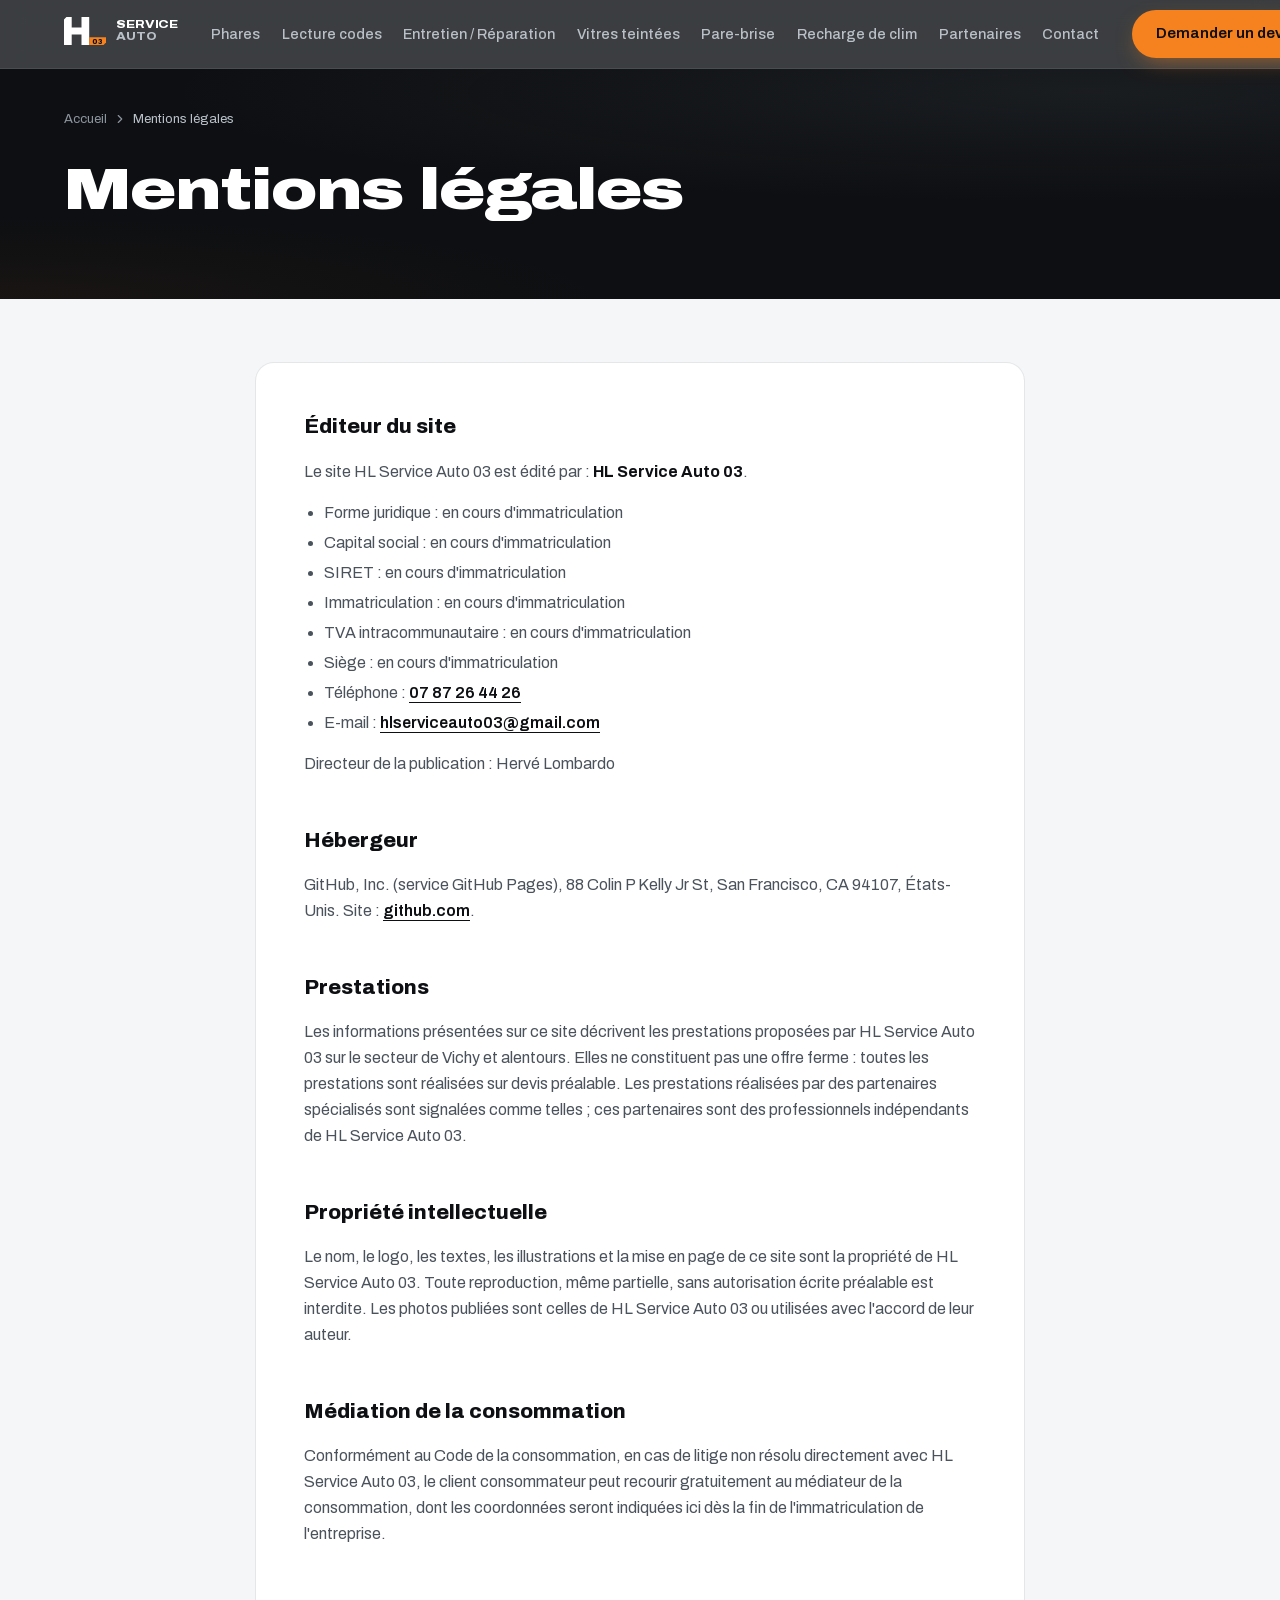
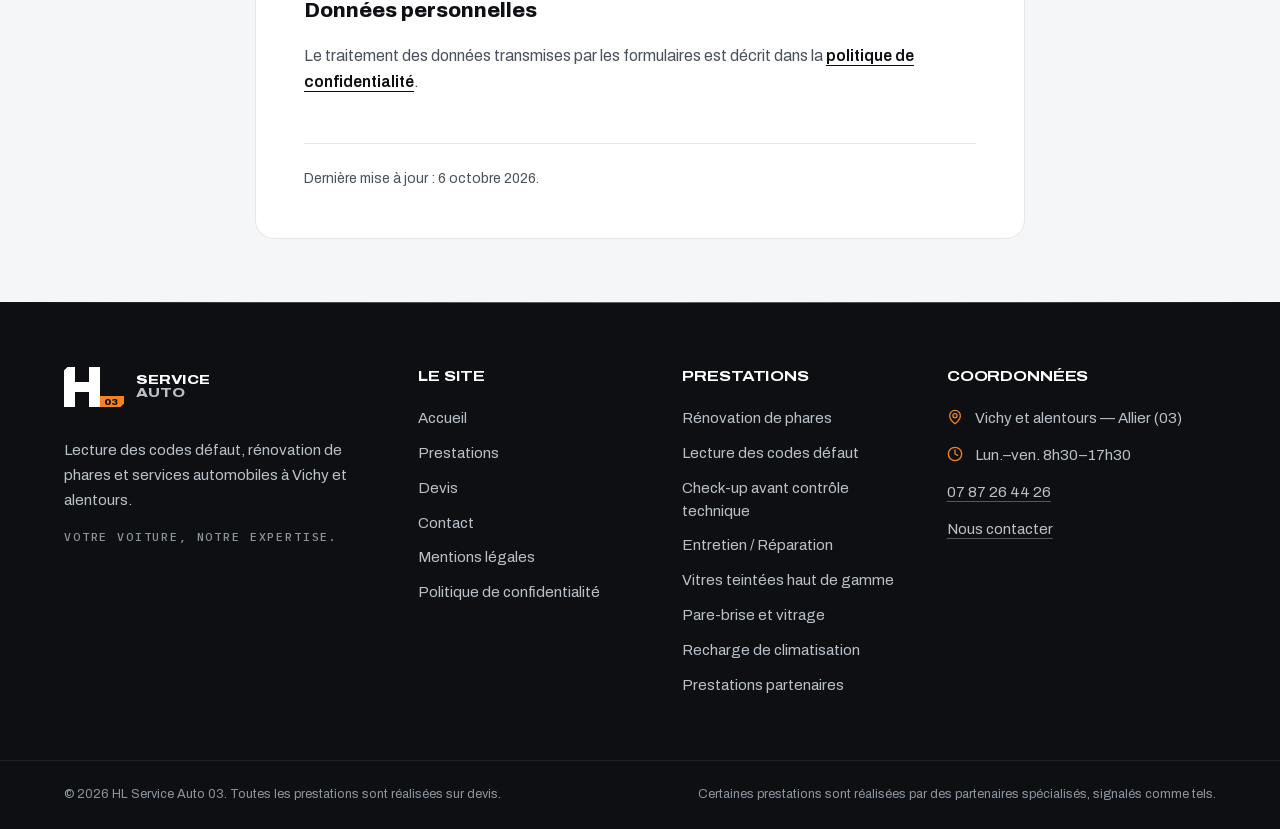
<file: mentions-legales.html>
<!DOCTYPE html><html lang="fr" class="archivo_8c2be2a3-module__iX1fDW__variable ibm_plex_mono_992fec55-module__ID1hoq__variable" data-scroll-behavior="smooth"><head><meta charSet="utf-8"/><meta name="viewport" content="width=device-width, initial-scale=1"/><link rel="preload" href="assets/media/21ca8f3f56c22ca2-s.p.14a9xpaqsbppk.woff2" as="font" crossorigin="" type="font/woff2"/><link rel="preload" href="assets/media/effe91970fc4db64-s.p.28xcb7557rbh2.woff2" as="font" crossorigin="" type="font/woff2"/><link rel="stylesheet" href="assets/1mr0bpzl0qhpt.css" data-precedence="next"/><meta name="theme-color" content="#0d0f12"/><meta name="color-scheme" content="light"/><title>Mentions légales | HL Service Auto 03</title><meta name="description" content="Mentions légales du site HL Service Auto 03 : éditeur, hébergeur, propriété intellectuelle."/><meta name="application-name" content="HL Service Auto 03"/><link rel="manifest" href="assets/manifest.webmanifest"/><meta name="robots" content="index, follow"/><meta name="googlebot" content="index, follow"/><link rel="canonical" href="https://hlservice-auto03.fr/mentions-legales.html"/><meta name="format-detection" content="telephone=no, address=no, email=no"/><meta property="og:title" content="Mentions légales | HL Service Auto 03"/><meta property="og:description" content="Mentions légales du site HL Service Auto 03 : éditeur, hébergeur, propriété intellectuelle."/><meta property="og:url" content="https://hlservice-auto03.fr/mentions-legales.html"/><meta property="og:site_name" content="HL Service Auto 03"/><meta property="og:locale" content="fr_FR"/><meta property="og:type" content="website"/><meta name="twitter:card" content="summary_large_image"/><meta name="twitter:title" content="Mentions légales | HL Service Auto 03"/><meta name="twitter:description" content="Mentions légales du site HL Service Auto 03 : éditeur, hébergeur, propriété intellectuelle."/><link rel="icon" href="assets/favicon.ico" sizes="48x48" type="image/x-icon"/><link rel="icon" href="assets/icon.svg" sizes="any" type="image/svg+xml"/><link rel="apple-touch-icon" href="assets/apple-icon.png" sizes="180x180" type="image/png"/><meta name="next-size-adjust" content=""/><style>@media (min-width:1024px) and (max-width:1399px){header nav ul.gap-1 a{padding-left:.55rem;padding-right:.55rem}}</style><meta property="og:image" content="https://hlservice-auto03.fr/og-hlservice.jpg"/><meta property="og:image:width" content="1200"/><meta property="og:image:height" content="630"/><meta property="og:image:alt" content="HL Service Auto 03 — rénovation de phares et lecture des codes défaut à Vichy"/><meta name="twitter:image" content="https://hlservice-auto03.fr/og-hlservice.jpg"/><script type="application/ld+json">{"@context":"https://schema.org","@graph":[{"@type":"WebPage","@id":"https://hlservice-auto03.fr/mentions-legales.html#webpage","url":"https://hlservice-auto03.fr/mentions-legales.html","name":"Mentions légales | HL Service Auto 03","description":"Mentions légales du site HL Service Auto 03 : éditeur, hébergeur, propriété intellectuelle.","inLanguage":"fr-FR","isPartOf":{"@id":"https://hlservice-auto03.fr/#site"},"about":{"@id":"https://hlservice-auto03.fr/#entreprise"},"dateModified":"2026-10-09","breadcrumb":{"@id":"https://hlservice-auto03.fr/mentions-legales.html#breadcrumb"}},{"@type":"AutoRepair","@id":"https://hlservice-auto03.fr/#entreprise","name":"HL Service Auto 03","url":"https://hlservice-auto03.fr/","telephone":"+33787264426"},{"@type":"BreadcrumbList","@id":"https://hlservice-auto03.fr/mentions-legales.html#breadcrumb","itemListElement":[{"@type":"ListItem","position":1,"name":"Accueil","item":"https://hlservice-auto03.fr/"},{"@type":"ListItem","position":2,"name":"Mentions légales","item":"https://hlservice-auto03.fr/mentions-legales.html"}]}]}</script><script defer src="https://cloud.umami.is/script.js" data-website-id="69b320fe-6316-4dba-9961-7a17dd2dff12" data-domains="hlservice-auto03.fr"></script></head><body class="has-mobile-bar flex min-h-dvh flex-col antialiased"><div hidden=""><!--$--><!--/$--></div><a href="#contenu" class="sr-only z-50 rounded-pill bg-amber px-5 py-3 font-semibold text-ink focus:not-sr-only focus:fixed focus:left-4 focus:top-4">Aller au contenu</a><header class="sticky top-0 z-40 border-b border-white/[0.08] bg-ink/90 backdrop-blur-md supports-[backdrop-filter]:bg-ink/80"><div class="mx-auto w-full max-w-[76rem] px-5 sm:px-8 flex h-[4.25rem] items-center justify-between gap-6"><a class="shrink-0 rounded-md" aria-label="HL Service Auto 03 — accueil" href="./"><span class="inline-flex items-center gap-2.5"><svg viewBox="0 0 120 80" class="h-7 w-auto" aria-hidden="true" focusable="false"><polygon points="7,0 22,0 22,30 50,30 50,0 72,0 72,80 50,80 50,50 22,50 22,80 0,80 0,7" class="fill-white"></polygon><polygon points="72,58 120,58 120,73 113,80 72,80" class="fill-amber"></polygon><text x="94" y="76" text-anchor="middle" font-family="Archivo, Arial Black, sans-serif" font-weight="900" font-size="19" fill="#0D0F12">03</text></svg><span aria-hidden="true" class="font-display font-extrabold uppercase leading-[1.05] text-[0.66rem] tracking-[0.26em] text-white">Service<!-- --> <span class="block text-mist">Auto</span></span><span class="sr-only">HL Service Auto 03</span></span></a><nav aria-label="Navigation principale" class="hidden xl:block"><ul class="flex items-center gap-1"><li><a class="relative whitespace-nowrap rounded-md px-3 py-2 text-[0.9rem] font-medium transition-colors text-mist hover:text-white" href="renovation-phares.html">Phares</a></li><li><a class="relative whitespace-nowrap rounded-md px-3 py-2 text-[0.9rem] font-medium transition-colors text-mist hover:text-white" href="diagnostic-auto.html">Lecture codes</a></li><li><a class="relative whitespace-nowrap rounded-md px-3 py-2 text-[0.9rem] font-medium transition-colors text-mist hover:text-white" href="entretien-mecanique.html">Entretien / Réparation</a></li><li><a class="relative whitespace-nowrap rounded-md px-3 py-2 text-[0.9rem] font-medium transition-colors text-mist hover:text-white" href="vitres-teintees.html">Vitres teintées</a></li><li><a class="relative whitespace-nowrap rounded-md px-3 py-2 text-[0.9rem] font-medium transition-colors text-mist hover:text-white" href="pare-brise.html">Pare-brise</a></li><li><a class="relative whitespace-nowrap rounded-md px-3 py-2 text-[0.9rem] font-medium transition-colors text-mist hover:text-white" href="recharge-clim.html">Recharge de clim</a></li><li><a class="relative whitespace-nowrap rounded-md px-3 py-2 text-[0.9rem] font-medium transition-colors text-mist hover:text-white" href="prestations-partenaires.html">Partenaires</a></li><li><a class="relative whitespace-nowrap rounded-md px-3 py-2 text-[0.9rem] font-medium transition-colors text-mist hover:text-white" href="contact.html">Contact</a></li></ul></nav><div class="flex items-center gap-2"><div class="hidden lg:block"><a class="group inline-flex min-h-12 items-center justify-center gap-2 rounded-pill px-6 text-[0.95rem] font-semibold transition-[background-color,color,border-color,transform,box-shadow] duration-200 ease-out active:scale-[0.98] bg-amber text-ink shadow-[0_8px_24px_-10px_rgb(245_130_31/0.7)] hover:bg-amber-soft min-h-11 whitespace-nowrap px-5 text-sm" data-umami-event="Clic devis" data-umami-event-emplacement="en-tete" href="devis.html">Demander un devis</a></div><div class="xl:hidden"><button type="button" aria-expanded="false" aria-controls="_R_ulb_" class="inline-flex size-11 items-center justify-center rounded-pill border border-white/15 text-white transition-colors hover:border-white/40"><svg xmlns="http://www.w3.org/2000/svg" width="24" height="24" viewBox="0 0 24 24" fill="none" stroke="currentColor" stroke-width="2" stroke-linecap="round" stroke-linejoin="round" class="lucide lucide-menu size-5" aria-hidden="true"><path d="M4 5h16"></path><path d="M4 12h16"></path><path d="M4 19h16"></path></svg><span class="sr-only">Ouvrir le menu</span></button><div id="_R_ulb_" hidden="" class="fixed inset-x-0 bottom-0 top-[4.25rem] z-40 overflow-y-auto bg-ink px-5 pb-28 pt-6"><nav aria-label="Navigation mobile"><ul class="divide-y divide-white/[0.08] border-y border-white/[0.08]"><li><a class="font-display flex items-center justify-between py-4 text-lg font-bold text-silver" href="./">Accueil</a></li><li><a class="font-display flex items-center justify-between py-4 text-lg font-bold text-silver" href="renovation-phares.html">Phares</a></li><li><a class="font-display flex items-center justify-between py-4 text-lg font-bold text-silver" href="diagnostic-auto.html">Lecture des codes défaut</a></li><li><a class="font-display flex items-center justify-between py-4 text-lg font-bold text-silver" href="entretien-mecanique.html">Entretien / Réparation</a></li><li><a class="font-display flex items-center justify-between py-4 text-lg font-bold text-silver" href="vitres-teintees.html">Vitres teintées</a></li><li><a class="font-display flex items-center justify-between py-4 text-lg font-bold text-silver" href="pare-brise.html">Pare-brise</a></li><li><a class="font-display flex items-center justify-between py-4 text-lg font-bold text-silver" href="recharge-clim.html">Recharge de clim</a></li><li><a class="font-display flex items-center justify-between py-4 text-lg font-bold text-silver" href="prestations-partenaires.html">Partenaires</a></li><li><a class="font-display flex items-center justify-between py-4 text-lg font-bold text-silver" href="contact.html">Contact</a></li></ul></nav><div class="mt-8 grid gap-3"><a class="group inline-flex min-h-12 items-center justify-center gap-2 rounded-pill px-6 text-[0.95rem] font-semibold transition-[background-color,color,border-color,transform,box-shadow] duration-200 ease-out active:scale-[0.98] bg-amber text-ink shadow-[0_8px_24px_-10px_rgb(245_130_31/0.7)] hover:bg-amber-soft w-full" data-umami-event="Clic devis" data-umami-event-emplacement="en-tete" href="devis.html">Demander un devis</a></div><p class="mt-8 text-sm text-metal">Vichy et alentours — Allier (03)</p></div></div></div></div></header><main id="contenu" class="flex-1"><section class="bg-ink-grain relative overflow-hidden"><div class="mx-auto w-full max-w-[76rem] px-5 sm:px-8 relative pb-16 pt-8 sm:pb-20 sm:pt-10"><div><nav aria-label="Fil d&#x27;Ariane"><ol class="flex flex-wrap items-center gap-1.5 text-[0.82rem] text-metal"><li><a class="transition-colors hover:text-white" href="./">Accueil</a></li><li aria-hidden="true"><svg xmlns="http://www.w3.org/2000/svg" width="24" height="24" viewBox="0 0 24 24" fill="none" stroke="currentColor" stroke-width="2" stroke-linecap="round" stroke-linejoin="round" class="lucide lucide-chevron-right size-3.5" aria-hidden="true"><path d="m9 18 6-6-6-6"></path></svg></li><li aria-current="page" class="text-mist">Mentions légales</li></ol></nav><h1 class="mt-8 max-w-4xl text-white"><span class="font-display text-balance block text-[2.25rem] font-black leading-[1.02] sm:text-[3.2rem] lg:text-[3.6rem]">Mentions légales</span></h1></div></div></section><section class="py-12 sm:py-16"><div class="mx-auto w-full max-w-[76rem] px-5 sm:px-8"><article class="mx-auto max-w-3xl rounded-card bg-white p-7 ring-1 ring-ink/[0.07] sm:p-12 [&amp;_a]:font-semibold [&amp;_a]:text-ink [&amp;_a]:underline [&amp;_a]:underline-offset-4 [&amp;_h2]:font-display [&amp;_h2]:mt-12 [&amp;_h2]:text-[1.3rem] [&amp;_h2]:font-extrabold [&amp;_h2]:text-ink [&amp;_h2:first-child]:mt-0 [&amp;_li]:mt-1.5 [&amp;_p]:mt-4 [&amp;_p]:leading-relaxed [&amp;_p]:text-slate [&amp;_ul]:mt-4 [&amp;_ul]:list-disc [&amp;_ul]:space-y-1 [&amp;_ul]:pl-5 [&amp;_ul]:text-slate"><h2>Éditeur du site</h2><p>Le site <!-- -->HL Service Auto 03<!-- --> est édité par :<!-- --> <strong class="text-ink">HL Service Auto 03</strong>.</p><ul><li>Forme juridique : en cours d&#x27;immatriculation</li><li>Capital social : en cours d&#x27;immatriculation</li><li>SIRET : en cours d&#x27;immatriculation</li><li>Immatriculation : en cours d&#x27;immatriculation</li><li>TVA intracommunautaire : en cours d&#x27;immatriculation</li><li>Siège : en cours d&#x27;immatriculation</li><li>Téléphone : <a class="font-semibold underline" data-umami-event="Appel" data-umami-event-emplacement="contenu" href="tel:+33787264426">07 87 26 44 26</a></li><li>E-mail : <a class="font-semibold underline" data-umami-event="E-mail" data-umami-event-emplacement="contenu" href="mailto:hlserviceauto03@gmail.com">hlserviceauto03@gmail.com</a></li></ul><p>Directeur de la publication :<!-- --> Hervé Lombardo</p><h2>Hébergeur</h2><p>GitHub, Inc. (service GitHub Pages), 88 Colin P Kelly Jr St, San Francisco, CA 94107, États-Unis. Site : <a href="https://github.com">github.com</a>.</p><h2>Prestations</h2><p>Les informations présentées sur ce site décrivent les prestations proposées par <!-- -->HL Service Auto 03<!-- --> sur le secteur de Vichy et alentours. Elles ne constituent pas une offre ferme : toutes les prestations sont réalisées sur devis préalable. Les prestations réalisées par des partenaires spécialisés sont signalées comme telles ; ces partenaires sont des professionnels indépendants de <!-- -->HL Service Auto 03<!-- -->.</p><h2>Propriété intellectuelle</h2><p>Le nom, le logo, les textes, les illustrations et la mise en page de ce site sont la propriété de<!-- --> <!-- -->HL Service Auto 03<!-- -->. Toute reproduction, même partielle, sans autorisation écrite préalable est interdite. Les photos publiées sont celles de <!-- -->HL Service Auto 03<!-- --> ou utilisées avec l&#x27;accord de leur auteur.</p><h2>Médiation de la consommation</h2><p>Conformément au Code de la consommation, en cas de litige non résolu directement avec <!-- -->HL Service Auto 03<!-- -->, le client consommateur peut recourir gratuitement au médiateur de la consommation, dont les coordonnées seront indiquées ici dès la fin de l&#x27;immatriculation de l&#x27;entreprise.</p><h2>Données personnelles</h2><p>Le traitement des données transmises par les formulaires est décrit dans la<!-- --> <a href="politique-confidentialite.html">politique de confidentialité</a>.</p><p class="!mt-12 border-t border-ink/10 pt-6 text-sm">Dernière mise à jour : <!-- -->6 octobre 2026<!-- -->.</p></article></div></section><!--$--><!--/$--></main><footer class="bg-ink text-mist"><div aria-hidden="true" class="metal-rule h-px opacity-40"></div><div class="mx-auto w-full max-w-[76rem] px-5 sm:px-8 grid gap-12 py-16 md:grid-cols-2 lg:grid-cols-[1.4fr_1fr_1fr_1.2fr] lg:gap-10"><div><a class="inline-block rounded-md" aria-label="HL Service Auto 03 — accueil" href="./"><span class="inline-flex items-center gap-3"><svg viewBox="0 0 120 80" class="h-10 w-auto" aria-hidden="true" focusable="false"><polygon points="7,0 22,0 22,30 50,30 50,0 72,0 72,80 50,80 50,50 22,50 22,80 0,80 0,7" class="fill-white"></polygon><polygon points="72,58 120,58 120,73 113,80 72,80" class="fill-amber"></polygon><text x="94" y="76" text-anchor="middle" font-family="Archivo, Arial Black, sans-serif" font-weight="900" font-size="19" fill="#0D0F12">03</text></svg><span aria-hidden="true" class="font-display font-extrabold uppercase leading-[1.05] text-[0.8rem] tracking-[0.28em] text-white">Service<!-- --> <span class="block text-mist">Auto</span></span><span class="sr-only">HL Service Auto 03</span></span></a><p class="mt-6 max-w-xs text-[0.95rem] leading-relaxed text-mist">Lecture des codes défaut, rénovation de phares et services automobiles à Vichy et alentours.</p><p class="mt-4 font-mono text-[0.72rem] uppercase tracking-[0.16em] text-metal">Votre voiture, notre expertise.</p></div><nav aria-label="Liens du site"><h2 class="font-display text-sm font-bold uppercase tracking-[0.14em] text-white">Le site</h2><ul class="mt-5 space-y-3 text-[0.95rem]"><li><a class="transition-colors hover:text-white" href="./">Accueil</a></li><li><a class="transition-colors hover:text-white" href="./#prestations">Prestations</a></li><li><a class="transition-colors hover:text-white" data-umami-event="Clic devis" data-umami-event-emplacement="pied de page" href="devis.html">Devis</a></li><li><a class="transition-colors hover:text-white" href="contact.html">Contact</a></li><li><a class="transition-colors hover:text-white" href="mentions-legales.html">Mentions légales</a></li><li><a class="transition-colors hover:text-white" href="politique-confidentialite.html">Politique de confidentialité</a></li></ul></nav><nav aria-label="Nos prestations"><h2 class="font-display text-sm font-bold uppercase tracking-[0.14em] text-white">Prestations</h2><ul class="mt-5 space-y-3 text-[0.95rem]"><li><a class="transition-colors hover:text-white" href="renovation-phares.html">Rénovation de phares</a></li><li><a class="transition-colors hover:text-white" href="diagnostic-auto.html">Lecture des codes défaut</a></li><li><a class="transition-colors hover:text-white" href="entretien-mecanique.html#pre-controle">Check-up avant contrôle technique</a></li><li><a class="transition-colors hover:text-white" href="entretien-mecanique.html">Entretien / Réparation</a></li><li><a class="transition-colors hover:text-white" href="vitres-teintees.html">Vitres teintées haut de gamme</a></li><li><a class="transition-colors hover:text-white" href="pare-brise.html">Pare-brise et vitrage</a></li><li><a class="transition-colors hover:text-white" href="recharge-clim.html">Recharge de climatisation</a></li><li><a class="transition-colors hover:text-white" href="prestations-partenaires.html">Prestations partenaires</a></li></ul></nav><div><h2 class="font-display text-sm font-bold uppercase tracking-[0.14em] text-white">Coordonnées</h2><ul class="mt-5 space-y-3.5 text-[0.95rem]"><li class="flex gap-3"><svg xmlns="http://www.w3.org/2000/svg" width="24" height="24" viewBox="0 0 24 24" fill="none" stroke="currentColor" stroke-width="2" stroke-linecap="round" stroke-linejoin="round" class="lucide lucide-map-pin mt-0.5 size-4 shrink-0 text-amber" aria-hidden="true"><path d="M20 10c0 4.993-5.539 10.193-7.399 11.799a1 1 0 0 1-1.202 0C9.539 20.193 4 14.993 4 10a8 8 0 0 1 16 0"></path><circle cx="12" cy="10" r="3"></circle></svg><span>Vichy et alentours — Allier (03)</span></li><li class="flex gap-3"><svg xmlns="http://www.w3.org/2000/svg" width="24" height="24" viewBox="0 0 24 24" fill="none" stroke="currentColor" stroke-width="2" stroke-linecap="round" stroke-linejoin="round" class="lucide lucide-clock mt-0.5 size-4 shrink-0 text-amber" aria-hidden="true"><circle cx="12" cy="12" r="10"></circle><path d="M12 6v6l4 2"></path></svg><span>Lun.–ven. 8h30–17h30</span></li><li><a class="underline decoration-white/30 underline-offset-4 hover:text-white" data-umami-event="Appel" data-umami-event-emplacement="pied de page" href="tel:+33787264426">07 87 26 44 26</a></li><li><a class="underline decoration-white/30 underline-offset-4 hover:text-white" href="contact.html">Nous contacter</a></li></ul></div></div><div class="border-t border-white/[0.08]"><div class="mx-auto w-full max-w-[76rem] px-5 sm:px-8 flex flex-col gap-2 py-6 text-[0.8rem] text-metal sm:flex-row sm:items-center sm:justify-between"><p>© <!-- -->2026<!-- --> <!-- -->HL Service Auto 03<!-- -->. Toutes les prestations sont réalisées sur devis.</p><p>Certaines prestations sont réalisées par des partenaires spécialisés, signalés comme tels.</p></div></div></footer><div class="zone-dark fixed inset-x-0 bottom-0 z-30 border-t border-white/10 bg-ink/95 px-3 pt-3 backdrop-blur-md [padding-bottom:calc(0.75rem+env(safe-area-inset-bottom))] lg:hidden"><div class="mx-auto grid max-w-lg gap-2.5 grid-cols-[1fr_1.35fr]"><a class="inline-flex min-h-12 items-center justify-center gap-2 rounded-pill border border-white/20 font-semibold text-white active:scale-[0.98]" data-umami-event="Appel" data-umami-event-emplacement="barre mobile" href="tel:+33787264426"><svg xmlns="http://www.w3.org/2000/svg" width="24" height="24" viewBox="0 0 24 24" fill="none" stroke="currentColor" stroke-width="2" stroke-linecap="round" stroke-linejoin="round" class="size-[1.1rem] text-amber" aria-hidden="true"><path d="M22 16.92v3a2 2 0 0 1-2.18 2 19.79 19.79 0 0 1-8.63-3.07 19.5 19.5 0 0 1-6-6 19.79 19.79 0 0 1-3.07-8.67A2 2 0 0 1 4.11 2h3a2 2 0 0 1 2 1.72 12.84 12.84 0 0 0 .7 2.81 2 2 0 0 1-.45 2.11L8.09 9.91a16 16 0 0 0 6 6l1.27-1.27a2 2 0 0 1 2.11-.45 12.84 12.84 0 0 0 2.81.7A2 2 0 0 1 22 16.92z"></path></svg>Appeler</a><a class="inline-flex min-h-12 items-center justify-center gap-2 rounded-pill bg-amber font-semibold text-ink active:scale-[0.98]" data-umami-event="Clic devis" data-umami-event-emplacement="barre mobile" href="devis.html"><svg xmlns="http://www.w3.org/2000/svg" width="24" height="24" viewBox="0 0 24 24" fill="none" stroke="currentColor" stroke-width="2" stroke-linecap="round" stroke-linejoin="round" class="lucide lucide-file-text size-[1.1rem]" aria-hidden="true"><path d="M6 22a2 2 0 0 1-2-2V4a2 2 0 0 1 2-2h8a2.4 2.4 0 0 1 1.704.706l3.588 3.588A2.4 2.4 0 0 1 20 8v12a2 2 0 0 1-2 2z"></path><path d="M14 2v5a1 1 0 0 0 1 1h5"></path><path d="M10 9H8"></path><path d="M16 13H8"></path><path d="M16 17H8"></path></svg>Demander un devis</a></div></div><script>
document.querySelectorAll('button[aria-controls]').forEach(function (b) {
  var m = document.getElementById(b.getAttribute('aria-controls'));
  if (!m) return;
  b.addEventListener('click', function () {
    var open = b.getAttribute('aria-expanded') === 'true';
    b.setAttribute('aria-expanded', String(!open));
    if (open) m.setAttribute('hidden', ''); else m.removeAttribute('hidden');
    // le flou de l'en-tête limiterait le menu plein écran à la hauteur de l'en-tête
    var h = b.closest('header');
    if (h) { h.style.backdropFilter = open ? '' : 'none'; h.style.webkitBackdropFilter = open ? '' : 'none'; }
    document.body.style.overflow = open ? '' : 'hidden';
    var t = b.querySelector('.sr-only'); if (t) t.textContent = open ? 'Ouvrir le menu' : 'Fermer le menu';
  });
});
</script></body></html>
</file>
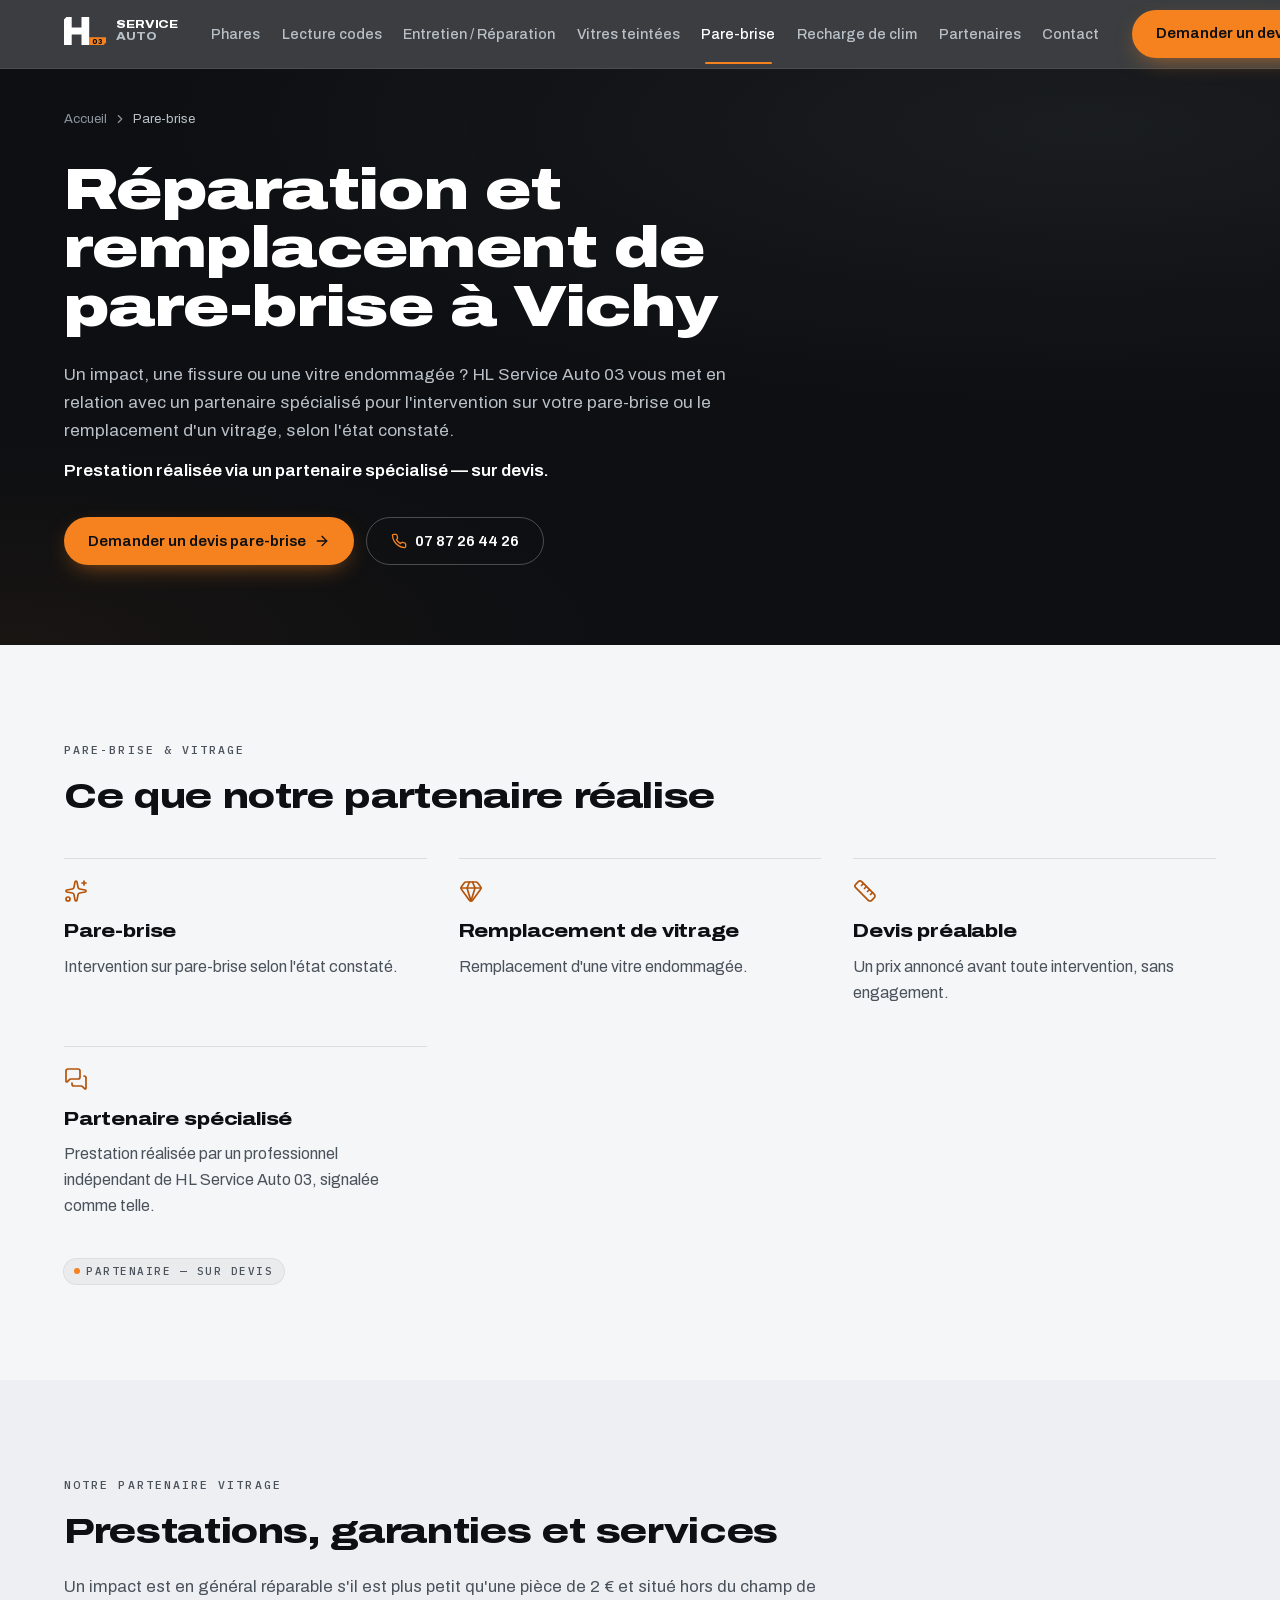
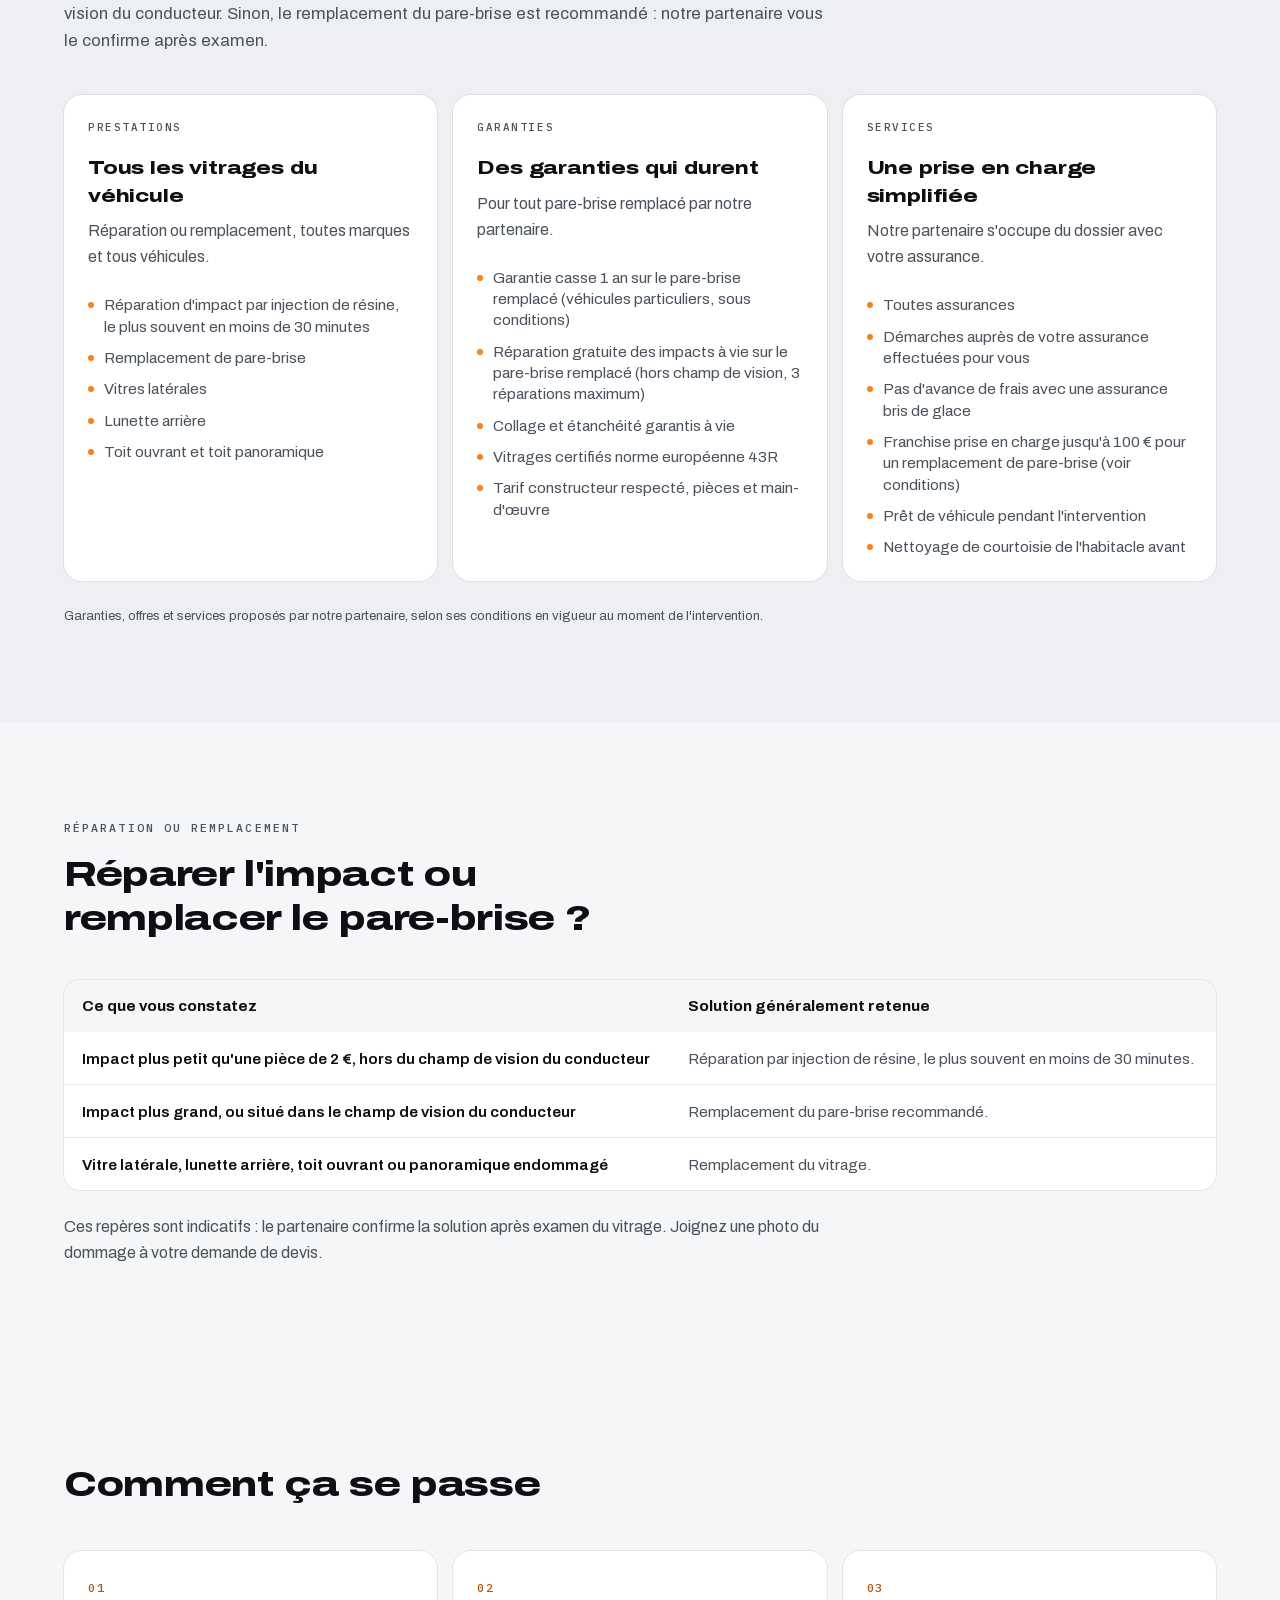
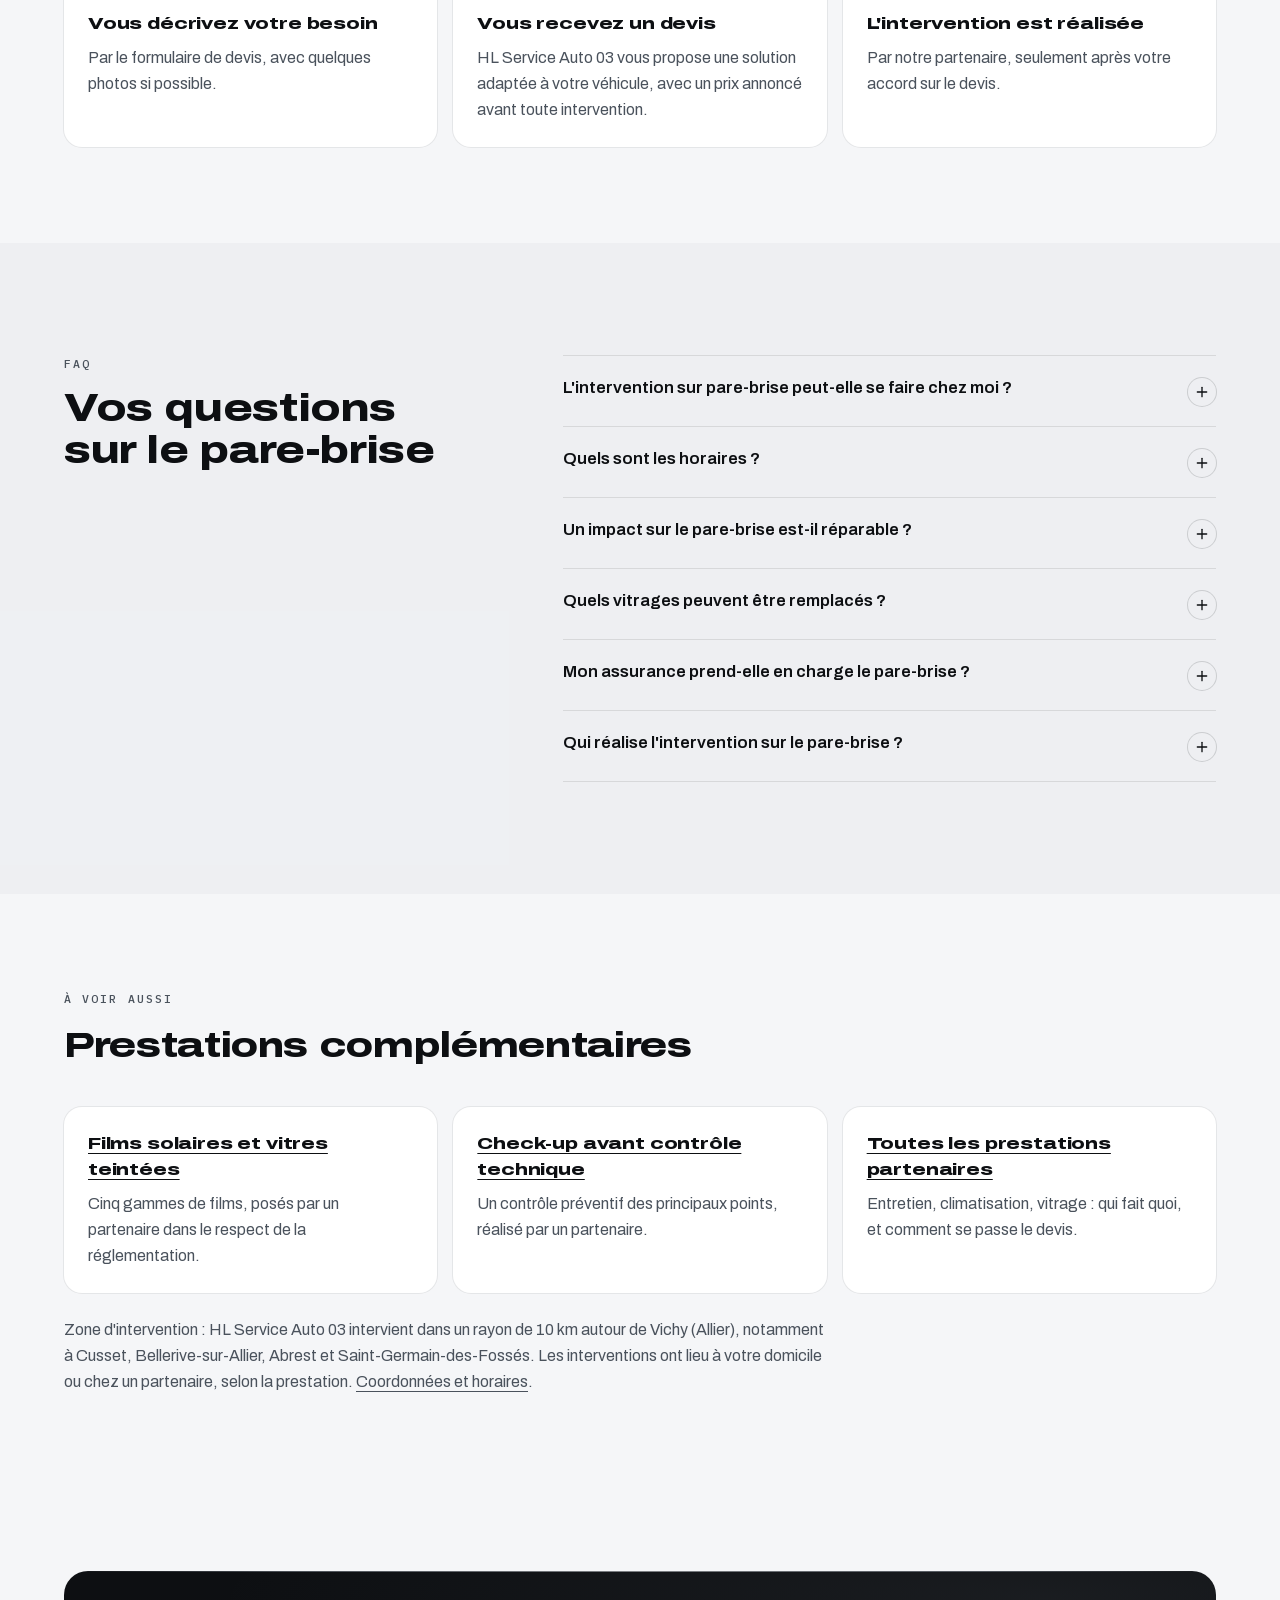
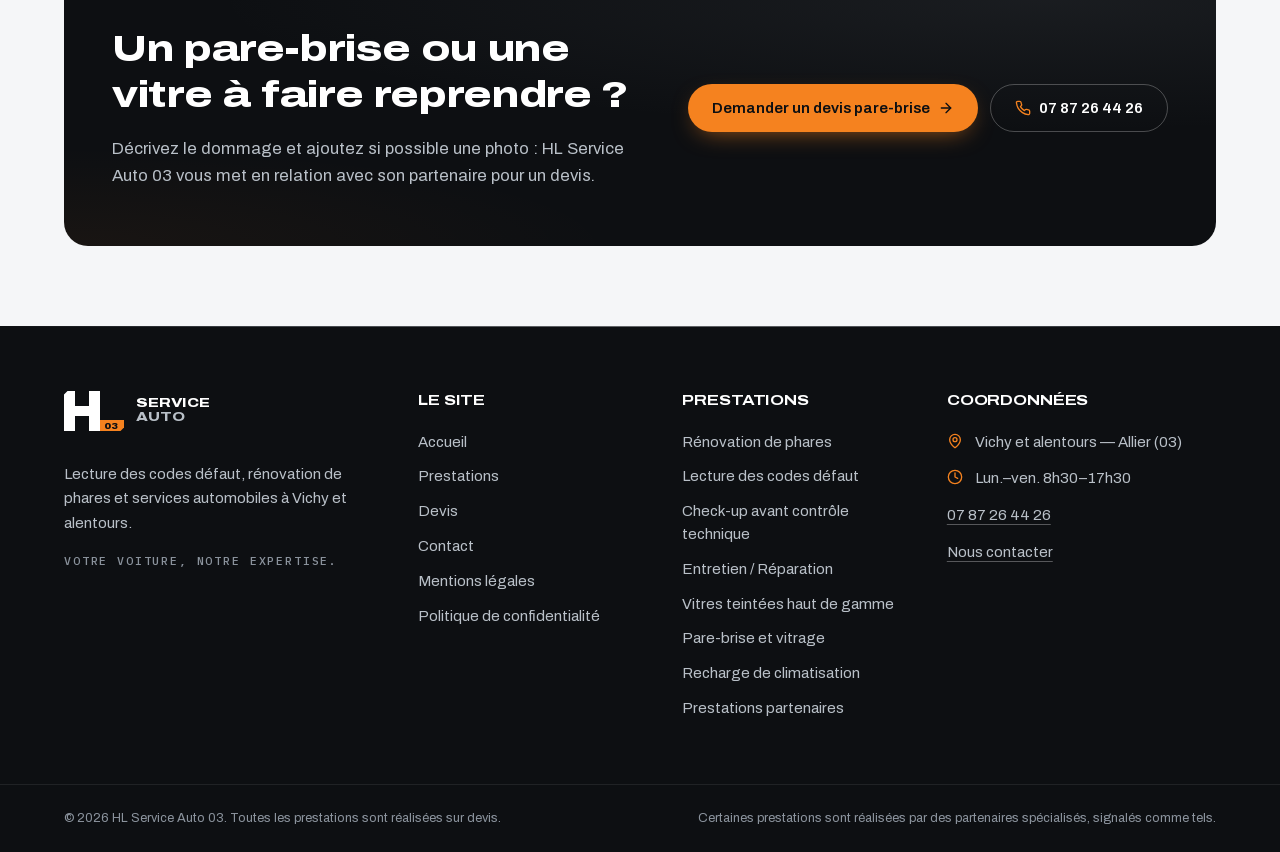
<file: pare-brise.html>
<!DOCTYPE html><html lang="fr" class="archivo_8c2be2a3-module__iX1fDW__variable ibm_plex_mono_992fec55-module__ID1hoq__variable" data-scroll-behavior="smooth"><head><meta charSet="utf-8"/><meta name="viewport" content="width=device-width, initial-scale=1"/><link rel="preload" href="assets/media/21ca8f3f56c22ca2-s.p.14a9xpaqsbppk.woff2" as="font" crossorigin="" type="font/woff2"/><link rel="preload" href="assets/media/effe91970fc4db64-s.p.28xcb7557rbh2.woff2" as="font" crossorigin="" type="font/woff2"/><link rel="stylesheet" href="assets/1mr0bpzl0qhpt.css" data-precedence="next"/><meta name="theme-color" content="#0d0f12"/><meta name="color-scheme" content="light"/><title>Pare-brise à Vichy : réparation et remplacement | HL Service Auto 03</title><meta name="description" content="Impact ou vitre cassée ? Réparation et remplacement de pare-brise et de vitrage auto à Vichy et alentours, via un partenaire spécialisé. Devis préalable."/><meta name="application-name" content="HL Service Auto 03"/><link rel="manifest" href="assets/manifest.webmanifest"/><meta name="robots" content="index, follow"/><link rel="canonical" href="https://hlservice-auto03.fr/pare-brise.html"/><meta name="format-detection" content="telephone=no, address=no, email=no"/><meta property="og:title" content="Pare-brise à Vichy : réparation et remplacement | HL Service Auto 03"/><meta property="og:description" content="Impact ou vitre cassée ? Réparation et remplacement de pare-brise et de vitrage auto à Vichy et alentours, via un partenaire spécialisé. Devis préalable."/><meta property="og:url" content="https://hlservice-auto03.fr/pare-brise.html"/><meta property="og:site_name" content="HL Service Auto 03"/><meta property="og:locale" content="fr_FR"/><meta property="og:type" content="website"/><meta name="twitter:card" content="summary_large_image"/><meta name="twitter:title" content="Pare-brise à Vichy : réparation et remplacement | HL Service Auto 03"/><meta name="twitter:description" content="Impact ou vitre cassée ? Réparation et remplacement de pare-brise et de vitrage auto à Vichy et alentours, via un partenaire spécialisé. Devis préalable."/><link rel="icon" href="assets/favicon.ico" sizes="48x48" type="image/x-icon"/><link rel="icon" href="assets/icon.svg" sizes="any" type="image/svg+xml"/><link rel="apple-touch-icon" href="assets/apple-icon.png" sizes="180x180" type="image/png"/><meta name="next-size-adjust" content=""/><style>@media (min-width:1024px) and (max-width:1399px){header nav ul.gap-1 a{padding-left:.55rem;padding-right:.55rem}}</style><meta property="og:image" content="https://hlservice-auto03.fr/og-hlservice.jpg"/><meta property="og:image:width" content="1200"/><meta property="og:image:height" content="630"/><meta property="og:image:alt" content="HL Service Auto 03 — rénovation de phares et lecture des codes défaut à Vichy"/><meta name="twitter:image" content="https://hlservice-auto03.fr/og-hlservice.jpg"/><script type="application/ld+json">{"@context":"https://schema.org","@graph":[{"@type":"WebPage","@id":"https://hlservice-auto03.fr/pare-brise.html#webpage","url":"https://hlservice-auto03.fr/pare-brise.html","name":"Pare-brise à Vichy : réparation et remplacement | HL Service Auto 03","description":"Impact ou vitre cassée ? Réparation et remplacement de pare-brise et de vitrage auto à Vichy et alentours, via un partenaire spécialisé. Devis préalable.","inLanguage":"fr-FR","isPartOf":{"@id":"https://hlservice-auto03.fr/#site"},"about":{"@id":"https://hlservice-auto03.fr/#entreprise"},"dateModified":"2026-10-09","breadcrumb":{"@id":"https://hlservice-auto03.fr/pare-brise.html#breadcrumb"},"mainEntity":{"@id":"https://hlservice-auto03.fr/pare-brise.html#service"}},{"@type":"AutoRepair","@id":"https://hlservice-auto03.fr/#entreprise","name":"HL Service Auto 03","url":"https://hlservice-auto03.fr/","telephone":"+33787264426"},{"@type":"BreadcrumbList","@id":"https://hlservice-auto03.fr/pare-brise.html#breadcrumb","itemListElement":[{"@type":"ListItem","position":1,"name":"Accueil","item":"https://hlservice-auto03.fr/"},{"@type":"ListItem","position":2,"name":"Pare-brise et remplacement de vitrage","item":"https://hlservice-auto03.fr/pare-brise.html"}]},{"@type":"Service","@id":"https://hlservice-auto03.fr/pare-brise.html#service","name":"Pare-brise et remplacement de vitrage","serviceType":"Pare-brise et remplacement de vitrage","description":"Intervention sur pare-brise et remplacement de vitrage selon l'état constaté, par un partenaire spécialisé. Intervention possible au domicile du client, à Vichy et alentours. Sur devis.","url":"https://hlservice-auto03.fr/pare-brise.html","areaServed":[{"@type":"City","name":"Vichy"},{"@type":"City","name":"Cusset"},{"@type":"City","name":"Bellerive-sur-Allier"},{"@type":"City","name":"Abrest"},{"@type":"City","name":"Saint-Germain-des-Fossés"}],"offers":{"@type":"Offer","description":"Prix communiqué sur devis, avant toute intervention."},"broker":{"@id":"https://hlservice-auto03.fr/#entreprise"}},{"@type":"FAQPage","@id":"https://hlservice-auto03.fr/pare-brise.html#faq","mainEntity":[{"@type":"Question","name":"L'intervention sur pare-brise peut-elle se faire chez moi ?","acceptedAnswer":{"@type":"Answer","text":"Oui. L'intervention sur pare-brise peut être réalisée chez vous, à Vichy et alentours. Précisez-le dans votre demande de devis, avec une photo du pare-brise si possible."}},{"@type":"Question","name":"Quels sont les horaires ?","acceptedAnswer":{"@type":"Answer","text":"Du lundi au vendredi, de 8h30 à 17h30."}},{"@type":"Question","name":"Un impact sur le pare-brise est-il réparable ?","acceptedAnswer":{"@type":"Answer","text":"Un impact est en général réparable s'il est plus petit qu'une pièce de 2 € et situé hors du champ de vision du conducteur. Sinon, le remplacement du pare-brise est recommandé : le partenaire vous le confirme après examen."}},{"@type":"Question","name":"Quels vitrages peuvent être remplacés ?","acceptedAnswer":{"@type":"Answer","text":"Le pare-brise, les vitres latérales, la lunette arrière, le toit ouvrant et le toit panoramique."}},{"@type":"Question","name":"Mon assurance prend-elle en charge le pare-brise ?","acceptedAnswer":{"@type":"Answer","text":"Cela dépend de votre contrat : la prise en charge suppose une garantie bris de glace, avec ou sans franchise. Le partenaire travaille avec toutes les assurances et effectue les démarches pour vous, selon ses conditions en vigueur au moment de l'intervention."}},{"@type":"Question","name":"Qui réalise l'intervention sur le pare-brise ?","acceptedAnswer":{"@type":"Answer","text":"Un partenaire spécialisé, professionnel indépendant de HL Service Auto 03. HL Service Auto 03 vous met en relation avec lui et l'intervention n'a lieu qu'après votre accord sur le devis."}}]}]}</script><style>.hl-table-wrap{overflow-x:auto;border-radius:1rem;background:#fff;box-shadow:0 0 0 1px rgb(13 15 18/.07)}.hl-table{width:100%;min-width:34rem;border-collapse:collapse;font-size:.97rem;line-height:1.5}.hl-table th,.hl-table td{padding:.9rem 1.1rem;text-align:left;vertical-align:top;border-bottom:1px solid rgb(13 15 18/.08)}.hl-table thead th{background:rgb(13 15 18/.035);font-weight:700}.hl-table tbody th{font-weight:600}.hl-table tr:last-child>*{border-bottom:0}</style><script defer src="https://cloud.umami.is/script.js" data-website-id="69b320fe-6316-4dba-9961-7a17dd2dff12" data-domains="hlservice-auto03.fr"></script></head><body class="has-mobile-bar flex min-h-dvh flex-col antialiased"><div hidden=""><!--$--><!--/$--></div><a href="#contenu" class="sr-only z-50 rounded-pill bg-amber px-5 py-3 font-semibold text-ink focus:not-sr-only focus:fixed focus:left-4 focus:top-4">Aller au contenu</a><header class="sticky top-0 z-40 border-b border-white/[0.08] bg-ink/90 backdrop-blur-md supports-[backdrop-filter]:bg-ink/80"><div class="mx-auto w-full max-w-[76rem] px-5 sm:px-8 flex h-[4.25rem] items-center justify-between gap-6"><a class="shrink-0 rounded-md" aria-label="HL Service Auto 03 — accueil" href="./"><span class="inline-flex items-center gap-2.5"><svg viewBox="0 0 120 80" class="h-7 w-auto" aria-hidden="true" focusable="false"><polygon points="7,0 22,0 22,30 50,30 50,0 72,0 72,80 50,80 50,50 22,50 22,80 0,80 0,7" class="fill-white"></polygon><polygon points="72,58 120,58 120,73 113,80 72,80" class="fill-amber"></polygon><text x="94" y="76" text-anchor="middle" font-family="Archivo, Arial Black, sans-serif" font-weight="900" font-size="19" fill="#0D0F12">03</text></svg><span aria-hidden="true" class="font-display font-extrabold uppercase leading-[1.05] text-[0.66rem] tracking-[0.26em] text-white">Service<!-- --> <span class="block text-mist">Auto</span></span><span class="sr-only">HL Service Auto 03</span></span></a><nav aria-label="Navigation principale" class="hidden xl:block"><ul class="flex items-center gap-1"><li><a class="relative whitespace-nowrap rounded-md px-3 py-2 text-[0.9rem] font-medium transition-colors text-mist hover:text-white" href="renovation-phares.html">Phares</a></li><li><a class="relative whitespace-nowrap rounded-md px-3 py-2 text-[0.9rem] font-medium transition-colors text-mist hover:text-white" href="diagnostic-auto.html">Lecture codes</a></li><li><a class="relative whitespace-nowrap rounded-md px-3 py-2 text-[0.9rem] font-medium transition-colors text-mist hover:text-white" href="entretien-mecanique.html">Entretien / Réparation</a></li><li><a class="relative whitespace-nowrap rounded-md px-3 py-2 text-[0.9rem] font-medium transition-colors text-mist hover:text-white" href="vitres-teintees.html">Vitres teintées</a></li><li><a aria-current="page" class="relative whitespace-nowrap rounded-md px-3 py-2 text-[0.9rem] font-medium transition-colors text-white" href="pare-brise.html">Pare-brise<span aria-hidden="true" class="absolute inset-x-3 -bottom-[0.9rem] h-0.5 rounded-full bg-amber"></span></a></li><li><a class="relative whitespace-nowrap rounded-md px-3 py-2 text-[0.9rem] font-medium transition-colors text-mist hover:text-white" href="recharge-clim.html">Recharge de clim</a></li><li><a class="relative whitespace-nowrap rounded-md px-3 py-2 text-[0.9rem] font-medium transition-colors text-mist hover:text-white" href="prestations-partenaires.html">Partenaires</a></li><li><a class="relative whitespace-nowrap rounded-md px-3 py-2 text-[0.9rem] font-medium transition-colors text-mist hover:text-white" href="contact.html">Contact</a></li></ul></nav><div class="flex items-center gap-2"><div class="hidden lg:block"><a class="group inline-flex min-h-12 items-center justify-center gap-2 rounded-pill px-6 text-[0.95rem] font-semibold transition-[background-color,color,border-color,transform,box-shadow] duration-200 ease-out active:scale-[0.98] bg-amber text-ink shadow-[0_8px_24px_-10px_rgb(245_130_31/0.7)] hover:bg-amber-soft min-h-11 whitespace-nowrap px-5 text-sm" data-umami-event="Clic devis" data-umami-event-emplacement="en-tete" href="devis.html">Demander un devis</a></div><div class="xl:hidden"><button type="button" aria-expanded="false" aria-controls="_R_ulb_" class="inline-flex size-11 items-center justify-center rounded-pill border border-white/15 text-white transition-colors hover:border-white/40"><svg xmlns="http://www.w3.org/2000/svg" width="24" height="24" viewBox="0 0 24 24" fill="none" stroke="currentColor" stroke-width="2" stroke-linecap="round" stroke-linejoin="round" class="lucide lucide-menu size-5" aria-hidden="true"><path d="M4 5h16"></path><path d="M4 12h16"></path><path d="M4 19h16"></path></svg><span class="sr-only">Ouvrir le menu</span></button><div id="_R_ulb_" hidden="" class="fixed inset-x-0 bottom-0 top-[4.25rem] z-40 overflow-y-auto bg-ink px-5 pb-28 pt-6"><nav aria-label="Navigation mobile"><ul class="divide-y divide-white/[0.08] border-y border-white/[0.08]"><li><a class="font-display flex items-center justify-between py-4 text-lg font-bold text-silver" href="./">Accueil</a></li><li><a class="font-display flex items-center justify-between py-4 text-lg font-bold text-silver" href="renovation-phares.html">Phares</a></li><li><a class="font-display flex items-center justify-between py-4 text-lg font-bold text-silver" href="diagnostic-auto.html">Lecture des codes défaut</a></li><li><a class="font-display flex items-center justify-between py-4 text-lg font-bold text-silver" href="entretien-mecanique.html">Entretien / Réparation</a></li><li><a class="font-display flex items-center justify-between py-4 text-lg font-bold text-silver" href="vitres-teintees.html">Vitres teintées</a></li><li><a aria-current="page" class="font-display flex items-center justify-between py-4 text-lg font-bold text-white" href="pare-brise.html">Pare-brise<span aria-hidden="true" class="size-2 rounded-full bg-amber"></span></a></li><li><a class="font-display flex items-center justify-between py-4 text-lg font-bold text-silver" href="recharge-clim.html">Recharge de clim</a></li><li><a class="font-display flex items-center justify-between py-4 text-lg font-bold text-silver" href="prestations-partenaires.html">Partenaires</a></li><li><a class="font-display flex items-center justify-between py-4 text-lg font-bold text-silver" href="contact.html">Contact</a></li></ul></nav><div class="mt-8 grid gap-3"><a class="group inline-flex min-h-12 items-center justify-center gap-2 rounded-pill px-6 text-[0.95rem] font-semibold transition-[background-color,color,border-color,transform,box-shadow] duration-200 ease-out active:scale-[0.98] bg-amber text-ink shadow-[0_8px_24px_-10px_rgb(245_130_31/0.7)] hover:bg-amber-soft w-full" data-umami-event="Clic devis" data-umami-event-emplacement="en-tete" href="devis.html">Demander un devis</a></div><p class="mt-8 text-sm text-metal">Vichy et alentours — Allier (03)</p></div></div></div></div></header><main id="contenu" class="flex-1"><section class="bg-ink-grain relative overflow-hidden"><div class="mx-auto w-full max-w-[76rem] px-5 sm:px-8 relative pb-16 pt-8 sm:pb-20 sm:pt-10"><div><nav aria-label="Fil d&#x27;Ariane"><ol class="flex flex-wrap items-center gap-1.5 text-[0.82rem] text-metal"><li><a class="transition-colors hover:text-white" href="./">Accueil</a></li><li aria-hidden="true"><svg xmlns="http://www.w3.org/2000/svg" width="24" height="24" viewBox="0 0 24 24" fill="none" stroke="currentColor" stroke-width="2" stroke-linecap="round" stroke-linejoin="round" class="lucide lucide-chevron-right size-3.5" aria-hidden="true"><path d="m9 18 6-6-6-6"></path></svg></li><li aria-current="page" class="text-mist">Pare-brise</li></ol></nav><h1 class="mt-8 max-w-4xl text-white"><span class="font-display text-balance block text-[2.25rem] font-black leading-[1.02] sm:text-[3.2rem] lg:text-[3.6rem]">Réparation et remplacement de pare-brise à Vichy</span></h1><div class="text-pretty mt-6 max-w-2xl text-[1.08rem] leading-relaxed text-mist"><p>Un impact, une fissure ou une vitre endommagée ? HL Service Auto 03 vous met en relation avec un partenaire spécialisé pour l&#x27;intervention sur votre pare-brise ou le remplacement d&#x27;un vitrage, selon l&#x27;état constaté.</p><p class="font-semibold text-white" style="margin-top:.75rem">Prestation réalisée via un partenaire spécialisé — sur devis.</p></div><div class="mt-8 flex flex-col gap-3 sm:flex-row"><a class="group inline-flex min-h-12 items-center justify-center gap-2 rounded-pill px-6 text-[0.95rem] font-semibold transition-[background-color,color,border-color,transform,box-shadow] duration-200 ease-out active:scale-[0.98] bg-amber text-ink shadow-[0_8px_24px_-10px_rgb(245_130_31/0.7)] hover:bg-amber-soft" data-umami-event="Clic devis" data-umami-event-emplacement="contenu" href="devis.html?prestation=pare-brise-vitrage">Demander un devis pare-brise<svg xmlns="http://www.w3.org/2000/svg" width="24" height="24" viewBox="0 0 24 24" fill="none" stroke="currentColor" stroke-width="2" stroke-linecap="round" stroke-linejoin="round" class="lucide lucide-arrow-right size-4 transition-transform duration-200 ease-out group-hover:translate-x-0.5" aria-hidden="true"><path d="M5 12h14"></path><path d="m12 5 7 7-7 7"></path></svg></a><a style="white-space:nowrap" class="group inline-flex min-h-12 items-center justify-center gap-2 rounded-pill px-6 text-[0.95rem] font-semibold transition-[background-color,color,border-color,transform,box-shadow] duration-200 ease-out active:scale-[0.98] border border-white/25 text-white hover:border-white/60 hover:bg-white/5" data-umami-event="Appel" data-umami-event-emplacement="contenu" href="tel:+33787264426"><svg xmlns="http://www.w3.org/2000/svg" width="24" height="24" viewBox="0 0 24 24" fill="none" stroke="currentColor" stroke-width="2" stroke-linecap="round" stroke-linejoin="round" class="size-4 text-amber" aria-hidden="true"><path d="M22 16.92v3a2 2 0 0 1-2.18 2 19.79 19.79 0 0 1-8.63-3.07 19.5 19.5 0 0 1-6-6 19.79 19.79 0 0 1-3.07-8.67A2 2 0 0 1 4.11 2h3a2 2 0 0 1 2 1.72 12.84 12.84 0 0 0 .7 2.81 2 2 0 0 1-.45 2.11L8.09 9.91a16 16 0 0 0 6 6l1.27-1.27a2 2 0 0 1 2.11-.45 12.84 12.84 0 0 0 2.81.7A2 2 0 0 1 22 16.92z"></path></svg>07 87 26 44 26</a></div></div></div></section><section aria-labelledby="pourquoi-vitres-title" class="py-16 sm:py-24"><div class="mx-auto w-full max-w-[76rem] px-5 sm:px-8"><p class="mb-4 font-mono text-[0.72rem] font-medium uppercase tracking-[0.18em] text-slate">Pare-brise &amp; vitrage</p><h2 id="pourquoi-vitres-title" class="font-display text-balance max-w-3xl text-[1.75rem] font-extrabold leading-tight text-ink sm:text-[2.2rem]">Ce que notre partenaire réalise</h2><div class="mt-10"><ul class="grid gap-x-8 gap-y-10 sm:grid-cols-2 lg:grid-cols-3"><li class="reveal"><div class="border-t border-ink/10 pt-5"><svg xmlns="http://www.w3.org/2000/svg" width="24" height="24" viewBox="0 0 24 24" fill="none" stroke="currentColor" stroke-width="1.7" stroke-linecap="round" stroke-linejoin="round" class="lucide lucide-sparkles lucide-stars size-6 text-amber-deep" aria-hidden="true"><path d="M11.017 2.814a1 1 0 0 1 1.966 0l1.051 5.558a2 2 0 0 0 1.594 1.594l5.558 1.051a1 1 0 0 1 0 1.966l-5.558 1.051a2 2 0 0 0-1.594 1.594l-1.051 5.558a1 1 0 0 1-1.966 0l-1.051-5.558a2 2 0 0 0-1.594-1.594l-5.558-1.051a1 1 0 0 1 0-1.966l5.558-1.051a2 2 0 0 0 1.594-1.594z"></path><path d="M20 2v4"></path><path d="M22 4h-4"></path><circle cx="4" cy="20" r="2"></circle></svg><h3 class="font-display mt-4 text-[1.1rem] font-extrabold text-ink">Pare-brise</h3><p class="mt-2 leading-relaxed text-slate">Intervention sur pare-brise selon l&#x27;état constaté.</p></div></li><li class="reveal"><div class="border-t border-ink/10 pt-5"><svg xmlns="http://www.w3.org/2000/svg" width="24" height="24" viewBox="0 0 24 24" fill="none" stroke="currentColor" stroke-width="1.7" stroke-linecap="round" stroke-linejoin="round" class="lucide lucide-gem size-6 text-amber-deep" aria-hidden="true"><path d="M10.5 3 8 9l4 13 4-13-2.5-6"></path><path d="M17 3a2 2 0 0 1 1.6.8l3 4a2 2 0 0 1 .013 2.382l-7.99 10.986a2 2 0 0 1-3.247 0l-7.99-10.986A2 2 0 0 1 2.4 7.8l2.998-3.997A2 2 0 0 1 7 3z"></path><path d="M2 9h20"></path></svg><h3 class="font-display mt-4 text-[1.1rem] font-extrabold text-ink">Remplacement de vitrage</h3><p class="mt-2 leading-relaxed text-slate">Remplacement d&#x27;une vitre endommagée.</p></div></li><li class="reveal"><div class="border-t border-ink/10 pt-5"><svg xmlns="http://www.w3.org/2000/svg" width="24" height="24" viewBox="0 0 24 24" fill="none" stroke="currentColor" stroke-width="1.7" stroke-linecap="round" stroke-linejoin="round" class="lucide lucide-ruler size-6 text-amber-deep" aria-hidden="true"><path d="M21.3 15.3a2.4 2.4 0 0 1 0 3.4l-2.6 2.6a2.4 2.4 0 0 1-3.4 0L2.7 8.7a2.41 2.41 0 0 1 0-3.4l2.6-2.6a2.41 2.41 0 0 1 3.4 0Z"></path><path d="m14.5 12.5 2-2"></path><path d="m11.5 9.5 2-2"></path><path d="m8.5 6.5 2-2"></path><path d="m17.5 15.5 2-2"></path></svg><h3 class="font-display mt-4 text-[1.1rem] font-extrabold text-ink">Devis préalable</h3><p class="mt-2 leading-relaxed text-slate">Un prix annoncé avant toute intervention, sans engagement.</p></div></li><li class="reveal"><div class="border-t border-ink/10 pt-5"><svg xmlns="http://www.w3.org/2000/svg" width="24" height="24" viewBox="0 0 24 24" fill="none" stroke="currentColor" stroke-width="1.7" stroke-linecap="round" stroke-linejoin="round" class="lucide lucide-messages-square size-6 text-amber-deep" aria-hidden="true"><path d="M16 10a2 2 0 0 1-2 2H6.828a2 2 0 0 0-1.414.586l-2.202 2.202A.71.71 0 0 1 2 14.286V4a2 2 0 0 1 2-2h10a2 2 0 0 1 2 2z"></path><path d="M20 9a2 2 0 0 1 2 2v10.286a.71.71 0 0 1-1.212.502l-2.202-2.202A2 2 0 0 0 17.172 19H10a2 2 0 0 1-2-2v-1"></path></svg><h3 class="font-display mt-4 text-[1.1rem] font-extrabold text-ink">Partenaire spécialisé</h3><p class="mt-2 leading-relaxed text-slate">Prestation réalisée par un professionnel indépendant de HL Service Auto 03, signalée comme telle.</p></div></li></ul><span class="inline-flex items-center gap-1.5 rounded-pill px-2.5 py-1 font-mono text-[0.68rem] font-medium uppercase tracking-[0.14em] bg-ink/[0.045] text-slate ring-1 ring-ink/10 mt-10"><span aria-hidden="true" class="size-1.5 rounded-full bg-amber"></span>Partenaire — sur devis</span></div></div></section><section aria-labelledby="vitrage-partenaire-title" class="bg-silver/50 py-16 sm:py-24"><div class="mx-auto w-full max-w-[76rem] px-5 sm:px-8"><p class="mb-4 font-mono text-[0.72rem] font-medium uppercase tracking-[0.18em] text-slate">Notre partenaire vitrage</p><h2 id="vitrage-partenaire-title" class="font-display text-balance max-w-3xl text-[1.75rem] font-extrabold leading-tight text-ink sm:text-[2.2rem]">Prestations, garanties et services</h2><p class="text-pretty mt-5 max-w-3xl text-[1.05rem] leading-relaxed text-slate">Un impact est en général réparable s&#x27;il est plus petit qu&#x27;une pièce de 2&nbsp;€ et situé hors du champ de vision du conducteur. Sinon, le remplacement du pare-brise est recommandé : notre partenaire vous le confirme après examen.</p><div class="mt-10"><ul class="grid gap-4 sm:grid-cols-2 lg:grid-cols-3"><li class="reveal h-full"><article class="flex h-full flex-col rounded-card bg-white p-6 ring-1 ring-ink/[0.07]"><span class="font-mono text-[0.68rem] uppercase tracking-[0.14em] text-slate">Prestations</span><h3 class="font-display mt-5 text-[1.15rem] font-extrabold text-ink">Tous les vitrages du véhicule</h3><p class="mt-2 leading-relaxed text-slate">Réparation ou remplacement, toutes marques et tous véhicules.</p><ul class="mt-6 space-y-2.5"><li class="flex gap-2.5 text-[0.97rem] leading-snug text-slate"><span aria-hidden="true" class="size-1.5 rounded-full bg-amber" style="margin-top:.5rem;flex:none"></span>Réparation d&#x27;impact par injection de résine, le plus souvent en moins de 30 minutes</li><li class="flex gap-2.5 text-[0.97rem] leading-snug text-slate"><span aria-hidden="true" class="size-1.5 rounded-full bg-amber" style="margin-top:.5rem;flex:none"></span>Remplacement de pare-brise</li><li class="flex gap-2.5 text-[0.97rem] leading-snug text-slate"><span aria-hidden="true" class="size-1.5 rounded-full bg-amber" style="margin-top:.5rem;flex:none"></span>Vitres latérales</li><li class="flex gap-2.5 text-[0.97rem] leading-snug text-slate"><span aria-hidden="true" class="size-1.5 rounded-full bg-amber" style="margin-top:.5rem;flex:none"></span>Lunette arrière</li><li class="flex gap-2.5 text-[0.97rem] leading-snug text-slate"><span aria-hidden="true" class="size-1.5 rounded-full bg-amber" style="margin-top:.5rem;flex:none"></span>Toit ouvrant et toit panoramique</li></ul></article></li><li class="reveal h-full"><article class="flex h-full flex-col rounded-card bg-white p-6 ring-1 ring-ink/[0.07]"><span class="font-mono text-[0.68rem] uppercase tracking-[0.14em] text-slate">Garanties</span><h3 class="font-display mt-5 text-[1.15rem] font-extrabold text-ink">Des garanties qui durent</h3><p class="mt-2 leading-relaxed text-slate">Pour tout pare-brise remplacé par notre partenaire.</p><ul class="mt-6 space-y-2.5"><li class="flex gap-2.5 text-[0.97rem] leading-snug text-slate"><span aria-hidden="true" class="size-1.5 rounded-full bg-amber" style="margin-top:.5rem;flex:none"></span>Garantie casse 1 an sur le pare-brise remplacé (véhicules particuliers, sous conditions)</li><li class="flex gap-2.5 text-[0.97rem] leading-snug text-slate"><span aria-hidden="true" class="size-1.5 rounded-full bg-amber" style="margin-top:.5rem;flex:none"></span>Réparation gratuite des impacts à vie sur le pare-brise remplacé (hors champ de vision, 3 réparations maximum)</li><li class="flex gap-2.5 text-[0.97rem] leading-snug text-slate"><span aria-hidden="true" class="size-1.5 rounded-full bg-amber" style="margin-top:.5rem;flex:none"></span>Collage et étanchéité garantis à vie</li><li class="flex gap-2.5 text-[0.97rem] leading-snug text-slate"><span aria-hidden="true" class="size-1.5 rounded-full bg-amber" style="margin-top:.5rem;flex:none"></span>Vitrages certifiés norme européenne 43R</li><li class="flex gap-2.5 text-[0.97rem] leading-snug text-slate"><span aria-hidden="true" class="size-1.5 rounded-full bg-amber" style="margin-top:.5rem;flex:none"></span>Tarif constructeur respecté, pièces et main-d&#x27;œuvre</li></ul></article></li><li class="reveal h-full"><article class="flex h-full flex-col rounded-card bg-white p-6 ring-1 ring-ink/[0.07]"><span class="font-mono text-[0.68rem] uppercase tracking-[0.14em] text-slate">Services</span><h3 class="font-display mt-5 text-[1.15rem] font-extrabold text-ink">Une prise en charge simplifiée</h3><p class="mt-2 leading-relaxed text-slate">Notre partenaire s&#x27;occupe du dossier avec votre assurance.</p><ul class="mt-6 space-y-2.5"><li class="flex gap-2.5 text-[0.97rem] leading-snug text-slate"><span aria-hidden="true" class="size-1.5 rounded-full bg-amber" style="margin-top:.5rem;flex:none"></span>Toutes assurances</li><li class="flex gap-2.5 text-[0.97rem] leading-snug text-slate"><span aria-hidden="true" class="size-1.5 rounded-full bg-amber" style="margin-top:.5rem;flex:none"></span>Démarches auprès de votre assurance effectuées pour vous</li><li class="flex gap-2.5 text-[0.97rem] leading-snug text-slate"><span aria-hidden="true" class="size-1.5 rounded-full bg-amber" style="margin-top:.5rem;flex:none"></span>Pas d&#x27;avance de frais avec une assurance bris de glace</li><li class="flex gap-2.5 text-[0.97rem] leading-snug text-slate"><span aria-hidden="true" class="size-1.5 rounded-full bg-amber" style="margin-top:.5rem;flex:none"></span>Franchise prise en charge jusqu&#x27;à 100&nbsp;€ pour un remplacement de pare-brise (voir conditions)</li><li class="flex gap-2.5 text-[0.97rem] leading-snug text-slate"><span aria-hidden="true" class="size-1.5 rounded-full bg-amber" style="margin-top:.5rem;flex:none"></span>Prêt de véhicule pendant l&#x27;intervention</li><li class="flex gap-2.5 text-[0.97rem] leading-snug text-slate"><span aria-hidden="true" class="size-1.5 rounded-full bg-amber" style="margin-top:.5rem;flex:none"></span>Nettoyage de courtoisie de l&#x27;habitacle avant</li></ul></article></li></ul></div><p class="text-[0.82rem] leading-relaxed text-slate" style="margin-top:1.5rem">Garanties, offres et services proposés par notre partenaire, selon ses conditions en vigueur au moment de l&#x27;intervention.</p></div></section><section aria-labelledby="reparer-remplacer-title" class="py-16 sm:py-24"><div class="mx-auto w-full max-w-[76rem] px-5 sm:px-8"><p class="mb-4 font-mono text-[0.72rem] font-medium uppercase tracking-[0.18em] text-slate">Réparation ou remplacement</p><h2 id="reparer-remplacer-title" class="font-display text-balance max-w-3xl text-[1.75rem] font-extrabold leading-tight text-ink sm:text-[2.2rem]">Réparer l'impact ou remplacer le pare-brise ?</h2><div class="hl-table-wrap mt-10"><table class="hl-table"><caption class="sr-only">Réparation ou remplacement selon le dommage constaté</caption><thead><tr><th scope="col" class="text-ink">Ce que vous constatez</th><th scope="col" class="text-ink">Solution généralement retenue</th></tr></thead><tbody><tr><th scope="row" class="text-ink">Impact plus petit qu'une pièce de 2 €, hors du champ de vision du conducteur</th><td class="text-slate">Réparation par injection de résine, le plus souvent en moins de 30 minutes.</td></tr><tr><th scope="row" class="text-ink">Impact plus grand, ou situé dans le champ de vision du conducteur</th><td class="text-slate">Remplacement du pare-brise recommandé.</td></tr><tr><th scope="row" class="text-ink">Vitre latérale, lunette arrière, toit ouvrant ou panoramique endommagé</th><td class="text-slate">Remplacement du vitrage.</td></tr></tbody></table></div><p class="mt-6 max-w-3xl leading-relaxed text-slate">Ces repères sont indicatifs : le partenaire confirme la solution après examen du vitrage. Joignez une photo du dommage à votre demande de devis.</p></div></section><section aria-labelledby="etapes-ent-title" class="py-16 sm:py-24"><div class="mx-auto w-full max-w-[76rem] px-5 sm:px-8"><h2 id="etapes-ent-title" class="font-display text-[1.75rem] font-extrabold text-ink sm:text-[2.2rem]">Comment ça se passe</h2><ol class="grid gap-4 md:grid-cols-3 mt-10"><li class="rounded-card bg-white p-6 ring-1 ring-ink/[0.07]"><span class="font-mono text-[0.75rem] font-medium tracking-[0.14em] text-amber-deep">01</span><p class="font-display mt-3 text-[1.08rem] font-extrabold text-ink">Vous décrivez votre besoin</p><p class="mt-2 leading-relaxed text-slate">Par le formulaire de devis, avec quelques photos si possible.</p></li><li class="rounded-card bg-white p-6 ring-1 ring-ink/[0.07]"><span class="font-mono text-[0.75rem] font-medium tracking-[0.14em] text-amber-deep">02</span><p class="font-display mt-3 text-[1.08rem] font-extrabold text-ink">Vous recevez un devis</p><p class="mt-2 leading-relaxed text-slate">HL Service Auto 03 vous propose une solution adaptée à votre véhicule, avec un prix annoncé avant toute intervention.</p></li><li class="rounded-card bg-white p-6 ring-1 ring-ink/[0.07]"><span class="font-mono text-[0.75rem] font-medium tracking-[0.14em] text-amber-deep">03</span><p class="font-display mt-3 text-[1.08rem] font-extrabold text-ink">L&#x27;intervention est réalisée</p><p class="mt-2 leading-relaxed text-slate">Par notre partenaire, seulement après votre accord sur le devis.</p></li></ol></div></section><section id="faq-pare-brise" aria-labelledby="faq-pare-brise-title" class="py-20 sm:py-28 bg-silver/50"><div class="mx-auto w-full max-w-[76rem] px-5 sm:px-8 grid gap-12 lg:grid-cols-[0.8fr_1.2fr] lg:gap-16"><div class="max-w-3xl"><p class="font-mono text-[0.72rem] font-medium uppercase tracking-[0.18em] text-slate mb-4">FAQ</p><h2 id="faq-pare-brise-title" class="font-display text-balance text-[1.85rem] font-extrabold leading-[1.08] sm:text-[2.4rem] text-ink">Vos questions sur le pare-brise</h2></div><div class="divide-y divide-ink/10 border-y border-ink/10"><details class="group"><summary class="flex cursor-pointer items-start justify-between gap-6 py-5 text-left font-semibold text-ink transition-colors hover:text-amber-deep"><span class="text-[1.05rem] leading-snug">L&#x27;intervention sur pare-brise peut-elle se faire chez moi ?</span><span class="mt-0.5 inline-flex size-7 shrink-0 items-center justify-center rounded-full ring-1 ring-ink/15"><svg xmlns="http://www.w3.org/2000/svg" width="24" height="24" viewBox="0 0 24 24" fill="none" stroke="currentColor" stroke-width="2" stroke-linecap="round" stroke-linejoin="round" class="lucide lucide-plus faq-icon size-4 transition-transform duration-200 ease-out" aria-hidden="true"><path d="M5 12h14"></path><path d="M12 5v14"></path></svg></span></summary><p class="text-pretty -mt-1 pb-6 pr-12 leading-relaxed text-slate">Oui. L&#x27;intervention sur pare-brise peut être réalisée chez vous, à Vichy et alentours. Précisez-le dans votre demande de devis, avec une photo du pare-brise si possible.</p></details><details class="group"><summary class="flex cursor-pointer items-start justify-between gap-6 py-5 text-left font-semibold text-ink transition-colors hover:text-amber-deep"><span class="text-[1.05rem] leading-snug">Quels sont les horaires ?</span><span class="mt-0.5 inline-flex size-7 shrink-0 items-center justify-center rounded-full ring-1 ring-ink/15"><svg xmlns="http://www.w3.org/2000/svg" width="24" height="24" viewBox="0 0 24 24" fill="none" stroke="currentColor" stroke-width="2" stroke-linecap="round" stroke-linejoin="round" class="lucide lucide-plus faq-icon size-4 transition-transform duration-200 ease-out" aria-hidden="true"><path d="M5 12h14"></path><path d="M12 5v14"></path></svg></span></summary><p class="text-pretty -mt-1 pb-6 pr-12 leading-relaxed text-slate">Du lundi au vendredi, de 8h30 à 17h30.</p></details><details class="group"><summary class="flex cursor-pointer items-start justify-between gap-6 py-5 text-left font-semibold text-ink transition-colors hover:text-amber-deep"><span class="text-[1.05rem] leading-snug">Un impact sur le pare-brise est-il réparable ?</span><span class="mt-0.5 inline-flex size-7 shrink-0 items-center justify-center rounded-full ring-1 ring-ink/15"><svg xmlns="http://www.w3.org/2000/svg" width="24" height="24" viewBox="0 0 24 24" fill="none" stroke="currentColor" stroke-width="2" stroke-linecap="round" stroke-linejoin="round" class="lucide lucide-plus faq-icon size-4 transition-transform duration-200 ease-out" aria-hidden="true"><path d="M5 12h14"></path><path d="M12 5v14"></path></svg></span></summary><p class="text-pretty -mt-1 pb-6 pr-12 leading-relaxed text-slate">Un impact est en général réparable s'il est plus petit qu'une pièce de 2 € et situé hors du champ de vision du conducteur. Sinon, le remplacement du pare-brise est recommandé : le partenaire vous le confirme après examen.</p></details><details class="group"><summary class="flex cursor-pointer items-start justify-between gap-6 py-5 text-left font-semibold text-ink transition-colors hover:text-amber-deep"><span class="text-[1.05rem] leading-snug">Quels vitrages peuvent être remplacés ?</span><span class="mt-0.5 inline-flex size-7 shrink-0 items-center justify-center rounded-full ring-1 ring-ink/15"><svg xmlns="http://www.w3.org/2000/svg" width="24" height="24" viewBox="0 0 24 24" fill="none" stroke="currentColor" stroke-width="2" stroke-linecap="round" stroke-linejoin="round" class="lucide lucide-plus faq-icon size-4 transition-transform duration-200 ease-out" aria-hidden="true"><path d="M5 12h14"></path><path d="M12 5v14"></path></svg></span></summary><p class="text-pretty -mt-1 pb-6 pr-12 leading-relaxed text-slate">Le pare-brise, les vitres latérales, la lunette arrière, le toit ouvrant et le toit panoramique.</p></details><details class="group"><summary class="flex cursor-pointer items-start justify-between gap-6 py-5 text-left font-semibold text-ink transition-colors hover:text-amber-deep"><span class="text-[1.05rem] leading-snug">Mon assurance prend-elle en charge le pare-brise ?</span><span class="mt-0.5 inline-flex size-7 shrink-0 items-center justify-center rounded-full ring-1 ring-ink/15"><svg xmlns="http://www.w3.org/2000/svg" width="24" height="24" viewBox="0 0 24 24" fill="none" stroke="currentColor" stroke-width="2" stroke-linecap="round" stroke-linejoin="round" class="lucide lucide-plus faq-icon size-4 transition-transform duration-200 ease-out" aria-hidden="true"><path d="M5 12h14"></path><path d="M12 5v14"></path></svg></span></summary><p class="text-pretty -mt-1 pb-6 pr-12 leading-relaxed text-slate">Cela dépend de votre contrat : la prise en charge suppose une garantie bris de glace, avec ou sans franchise. Le partenaire travaille avec toutes les assurances et effectue les démarches pour vous, selon ses conditions en vigueur au moment de l'intervention.</p></details><details class="group"><summary class="flex cursor-pointer items-start justify-between gap-6 py-5 text-left font-semibold text-ink transition-colors hover:text-amber-deep"><span class="text-[1.05rem] leading-snug">Qui réalise l'intervention sur le pare-brise ?</span><span class="mt-0.5 inline-flex size-7 shrink-0 items-center justify-center rounded-full ring-1 ring-ink/15"><svg xmlns="http://www.w3.org/2000/svg" width="24" height="24" viewBox="0 0 24 24" fill="none" stroke="currentColor" stroke-width="2" stroke-linecap="round" stroke-linejoin="round" class="lucide lucide-plus faq-icon size-4 transition-transform duration-200 ease-out" aria-hidden="true"><path d="M5 12h14"></path><path d="M12 5v14"></path></svg></span></summary><p class="text-pretty -mt-1 pb-6 pr-12 leading-relaxed text-slate">Un partenaire spécialisé, professionnel indépendant de HL Service Auto 03. HL Service Auto 03 vous met en relation avec lui et l'intervention n'a lieu qu'après votre accord sur le devis.</p></details></div></div></section><section aria-labelledby="liens-title" class="py-16 sm:py-24"><div class="mx-auto w-full max-w-[76rem] px-5 sm:px-8"><p class="mb-4 font-mono text-[0.72rem] font-medium uppercase tracking-[0.18em] text-slate">À voir aussi</p><h2 id="liens-title" class="font-display text-balance max-w-3xl text-[1.75rem] font-extrabold leading-tight text-ink sm:text-[2.2rem]">Prestations complémentaires</h2><ul class="grid gap-4 md:grid-cols-3 mt-10"><li class="rounded-card bg-white p-6 ring-1 ring-ink/[0.07]"><p class="font-display text-[1.08rem] font-extrabold text-ink"><a class="underline underline-offset-4 hover:text-amber-deep" href="vitres-teintees.html">Films solaires et vitres teintées</a></p><p class="mt-2 leading-relaxed text-slate">Cinq gammes de films, posés par un partenaire dans le respect de la réglementation.</p></li><li class="rounded-card bg-white p-6 ring-1 ring-ink/[0.07]"><p class="font-display text-[1.08rem] font-extrabold text-ink"><a class="underline underline-offset-4 hover:text-amber-deep" href="entretien-mecanique.html#pre-controle">Check-up avant contrôle technique</a></p><p class="mt-2 leading-relaxed text-slate">Un contrôle préventif des principaux points, réalisé par un partenaire.</p></li><li class="rounded-card bg-white p-6 ring-1 ring-ink/[0.07]"><p class="font-display text-[1.08rem] font-extrabold text-ink"><a class="underline underline-offset-4 hover:text-amber-deep" href="prestations-partenaires.html">Toutes les prestations partenaires</a></p><p class="mt-2 leading-relaxed text-slate">Entretien, climatisation, vitrage : qui fait quoi, et comment se passe le devis.</p></li></ul><p class="mt-6 max-w-3xl leading-relaxed text-slate">Zone d'intervention : HL Service Auto 03 intervient dans un rayon de 10 km autour de Vichy (Allier), notamment à Cusset, Bellerive-sur-Allier, Abrest et Saint-Germain-des-Fossés. Les interventions ont lieu à votre domicile ou chez un partenaire, selon la prestation. <a class="underline underline-offset-4 hover:text-amber-deep" href="contact.html">Coordonnées et horaires</a>.</p></div></section><section aria-label="Un pare-brise ou une vitre à faire reprendre ?" class="py-16 sm:py-20"><div class="mx-auto w-full max-w-[76rem] px-5 sm:px-8"><div class="bg-ink-grain relative overflow-hidden rounded-[1.5rem] px-7 py-12 sm:px-12 sm:py-14"><div aria-hidden="true" class="metal-rule absolute inset-x-0 top-0 h-px opacity-50"></div><div class="flex flex-col gap-8 lg:flex-row lg:items-center lg:justify-between"><div class="max-w-2xl"><h2 class="font-display text-balance text-[1.9rem] font-extrabold leading-tight text-white sm:text-[2.3rem]">Un pare-brise ou une vitre à faire reprendre ?</h2><p class="text-pretty mt-4 text-[1.05rem] leading-relaxed text-mist">Décrivez le dommage et ajoutez si possible une photo : HL Service Auto 03 vous met en relation avec son partenaire pour un devis.</p></div><div class="flex shrink-0 flex-col gap-3 sm:flex-row"><a class="group inline-flex min-h-12 items-center justify-center gap-2 rounded-pill px-6 text-[0.95rem] font-semibold transition-[background-color,color,border-color,transform,box-shadow] duration-200 ease-out active:scale-[0.98] bg-amber text-ink shadow-[0_8px_24px_-10px_rgb(245_130_31/0.7)] hover:bg-amber-soft" data-umami-event="Clic devis" data-umami-event-emplacement="contenu" href="devis.html?prestation=pare-brise-vitrage">Demander un devis pare-brise<svg xmlns="http://www.w3.org/2000/svg" width="24" height="24" viewBox="0 0 24 24" fill="none" stroke="currentColor" stroke-width="2" stroke-linecap="round" stroke-linejoin="round" class="lucide lucide-arrow-right size-4 transition-transform duration-200 ease-out group-hover:translate-x-0.5" aria-hidden="true"><path d="M5 12h14"></path><path d="m12 5 7 7-7 7"></path></svg></a><a style="white-space:nowrap" class="group inline-flex min-h-12 items-center justify-center gap-2 rounded-pill px-6 text-[0.95rem] font-semibold transition-[background-color,color,border-color,transform,box-shadow] duration-200 ease-out active:scale-[0.98] border border-white/25 text-white hover:border-white/60 hover:bg-white/5" data-umami-event="Appel" data-umami-event-emplacement="contenu" href="tel:+33787264426"><svg xmlns="http://www.w3.org/2000/svg" width="24" height="24" viewBox="0 0 24 24" fill="none" stroke="currentColor" stroke-width="2" stroke-linecap="round" stroke-linejoin="round" class="size-4 text-amber" aria-hidden="true"><path d="M22 16.92v3a2 2 0 0 1-2.18 2 19.79 19.79 0 0 1-8.63-3.07 19.5 19.5 0 0 1-6-6 19.79 19.79 0 0 1-3.07-8.67A2 2 0 0 1 4.11 2h3a2 2 0 0 1 2 1.72 12.84 12.84 0 0 0 .7 2.81 2 2 0 0 1-.45 2.11L8.09 9.91a16 16 0 0 0 6 6l1.27-1.27a2 2 0 0 1 2.11-.45 12.84 12.84 0 0 0 2.81.7A2 2 0 0 1 22 16.92z"></path></svg>07 87 26 44 26</a></div></div></div></div></section><!--$--><!--/$--></main><footer class="bg-ink text-mist"><div aria-hidden="true" class="metal-rule h-px opacity-40"></div><div class="mx-auto w-full max-w-[76rem] px-5 sm:px-8 grid gap-12 py-16 md:grid-cols-2 lg:grid-cols-[1.4fr_1fr_1fr_1.2fr] lg:gap-10"><div><a class="inline-block rounded-md" aria-label="HL Service Auto 03 — accueil" href="./"><span class="inline-flex items-center gap-3"><svg viewBox="0 0 120 80" class="h-10 w-auto" aria-hidden="true" focusable="false"><polygon points="7,0 22,0 22,30 50,30 50,0 72,0 72,80 50,80 50,50 22,50 22,80 0,80 0,7" class="fill-white"></polygon><polygon points="72,58 120,58 120,73 113,80 72,80" class="fill-amber"></polygon><text x="94" y="76" text-anchor="middle" font-family="Archivo, Arial Black, sans-serif" font-weight="900" font-size="19" fill="#0D0F12">03</text></svg><span aria-hidden="true" class="font-display font-extrabold uppercase leading-[1.05] text-[0.8rem] tracking-[0.28em] text-white">Service<!-- --> <span class="block text-mist">Auto</span></span><span class="sr-only">HL Service Auto 03</span></span></a><p class="mt-6 max-w-xs text-[0.95rem] leading-relaxed text-mist">Lecture des codes défaut, rénovation de phares et services automobiles à Vichy et alentours.</p><p class="mt-4 font-mono text-[0.72rem] uppercase tracking-[0.16em] text-metal">Votre voiture, notre expertise.</p></div><nav aria-label="Liens du site"><h2 class="font-display text-sm font-bold uppercase tracking-[0.14em] text-white">Le site</h2><ul class="mt-5 space-y-3 text-[0.95rem]"><li><a class="transition-colors hover:text-white" href="./">Accueil</a></li><li><a class="transition-colors hover:text-white" href="./#prestations">Prestations</a></li><li><a class="transition-colors hover:text-white" data-umami-event="Clic devis" data-umami-event-emplacement="pied de page" href="devis.html">Devis</a></li><li><a class="transition-colors hover:text-white" href="contact.html">Contact</a></li><li><a class="transition-colors hover:text-white" href="mentions-legales.html">Mentions légales</a></li><li><a class="transition-colors hover:text-white" href="politique-confidentialite.html">Politique de confidentialité</a></li></ul></nav><nav aria-label="Nos prestations"><h2 class="font-display text-sm font-bold uppercase tracking-[0.14em] text-white">Prestations</h2><ul class="mt-5 space-y-3 text-[0.95rem]"><li><a class="transition-colors hover:text-white" href="renovation-phares.html">Rénovation de phares</a></li><li><a class="transition-colors hover:text-white" href="diagnostic-auto.html">Lecture des codes défaut</a></li><li><a class="transition-colors hover:text-white" href="entretien-mecanique.html#pre-controle">Check-up avant contrôle technique</a></li><li><a class="transition-colors hover:text-white" href="entretien-mecanique.html">Entretien / Réparation</a></li><li><a class="transition-colors hover:text-white" href="vitres-teintees.html">Vitres teintées haut de gamme</a></li><li><a class="transition-colors hover:text-white" href="pare-brise.html">Pare-brise et vitrage</a></li><li><a class="transition-colors hover:text-white" href="recharge-clim.html">Recharge de climatisation</a></li><li><a class="transition-colors hover:text-white" href="prestations-partenaires.html">Prestations partenaires</a></li></ul></nav><div><h2 class="font-display text-sm font-bold uppercase tracking-[0.14em] text-white">Coordonnées</h2><ul class="mt-5 space-y-3.5 text-[0.95rem]"><li class="flex gap-3"><svg xmlns="http://www.w3.org/2000/svg" width="24" height="24" viewBox="0 0 24 24" fill="none" stroke="currentColor" stroke-width="2" stroke-linecap="round" stroke-linejoin="round" class="lucide lucide-map-pin mt-0.5 size-4 shrink-0 text-amber" aria-hidden="true"><path d="M20 10c0 4.993-5.539 10.193-7.399 11.799a1 1 0 0 1-1.202 0C9.539 20.193 4 14.993 4 10a8 8 0 0 1 16 0"></path><circle cx="12" cy="10" r="3"></circle></svg><span>Vichy et alentours — Allier (03)</span></li><li class="flex gap-3"><svg xmlns="http://www.w3.org/2000/svg" width="24" height="24" viewBox="0 0 24 24" fill="none" stroke="currentColor" stroke-width="2" stroke-linecap="round" stroke-linejoin="round" class="lucide lucide-clock mt-0.5 size-4 shrink-0 text-amber" aria-hidden="true"><circle cx="12" cy="12" r="10"></circle><path d="M12 6v6l4 2"></path></svg><span>Lun.–ven. 8h30–17h30</span></li><li><a class="underline decoration-white/30 underline-offset-4 hover:text-white" data-umami-event="Appel" data-umami-event-emplacement="pied de page" href="tel:+33787264426">07 87 26 44 26</a></li><li><a class="underline decoration-white/30 underline-offset-4 hover:text-white" href="contact.html">Nous contacter</a></li></ul></div></div><div class="border-t border-white/[0.08]"><div class="mx-auto w-full max-w-[76rem] px-5 sm:px-8 flex flex-col gap-2 py-6 text-[0.8rem] text-metal sm:flex-row sm:items-center sm:justify-between"><p>© <!-- -->2026<!-- --> <!-- -->HL Service Auto 03<!-- -->. Toutes les prestations sont réalisées sur devis.</p><p>Certaines prestations sont réalisées par des partenaires spécialisés, signalés comme tels.</p></div></div></footer><div class="zone-dark fixed inset-x-0 bottom-0 z-30 border-t border-white/10 bg-ink/95 px-3 pt-3 backdrop-blur-md [padding-bottom:calc(0.75rem+env(safe-area-inset-bottom))] lg:hidden"><div class="mx-auto grid max-w-lg gap-2.5 grid-cols-[1fr_1.35fr]"><a class="inline-flex min-h-12 items-center justify-center gap-2 rounded-pill border border-white/20 font-semibold text-white active:scale-[0.98]" data-umami-event="Appel" data-umami-event-emplacement="barre mobile" href="tel:+33787264426"><svg xmlns="http://www.w3.org/2000/svg" width="24" height="24" viewBox="0 0 24 24" fill="none" stroke="currentColor" stroke-width="2" stroke-linecap="round" stroke-linejoin="round" class="size-[1.1rem] text-amber" aria-hidden="true"><path d="M22 16.92v3a2 2 0 0 1-2.18 2 19.79 19.79 0 0 1-8.63-3.07 19.5 19.5 0 0 1-6-6 19.79 19.79 0 0 1-3.07-8.67A2 2 0 0 1 4.11 2h3a2 2 0 0 1 2 1.72 12.84 12.84 0 0 0 .7 2.81 2 2 0 0 1-.45 2.11L8.09 9.91a16 16 0 0 0 6 6l1.27-1.27a2 2 0 0 1 2.11-.45 12.84 12.84 0 0 0 2.81.7A2 2 0 0 1 22 16.92z"></path></svg>Appeler</a><a class="inline-flex min-h-12 items-center justify-center gap-2 rounded-pill bg-amber font-semibold text-ink active:scale-[0.98]" data-umami-event="Clic devis" data-umami-event-emplacement="barre mobile" href="devis.html"><svg xmlns="http://www.w3.org/2000/svg" width="24" height="24" viewBox="0 0 24 24" fill="none" stroke="currentColor" stroke-width="2" stroke-linecap="round" stroke-linejoin="round" class="lucide lucide-file-text size-[1.1rem]" aria-hidden="true"><path d="M6 22a2 2 0 0 1-2-2V4a2 2 0 0 1 2-2h8a2.4 2.4 0 0 1 1.704.706l3.588 3.588A2.4 2.4 0 0 1 20 8v12a2 2 0 0 1-2 2z"></path><path d="M14 2v5a1 1 0 0 0 1 1h5"></path><path d="M10 9H8"></path><path d="M16 13H8"></path><path d="M16 17H8"></path></svg>Demander un devis</a></div></div><script>
document.querySelectorAll('button[aria-controls]').forEach(function (b) {
  var m = document.getElementById(b.getAttribute('aria-controls'));
  if (!m) return;
  b.addEventListener('click', function () {
    var open = b.getAttribute('aria-expanded') === 'true';
    b.setAttribute('aria-expanded', String(!open));
    if (open) m.setAttribute('hidden', ''); else m.removeAttribute('hidden');
    // le flou de l'en-tête limiterait le menu plein écran à la hauteur de l'en-tête
    var h = b.closest('header');
    if (h) { h.style.backdropFilter = open ? '' : 'none'; h.style.webkitBackdropFilter = open ? '' : 'none'; }
    document.body.style.overflow = open ? '' : 'hidden';
    var t = b.querySelector('.sr-only'); if (t) t.textContent = open ? 'Ouvrir le menu' : 'Fermer le menu';
  });
});
</script></body></html>
</file>
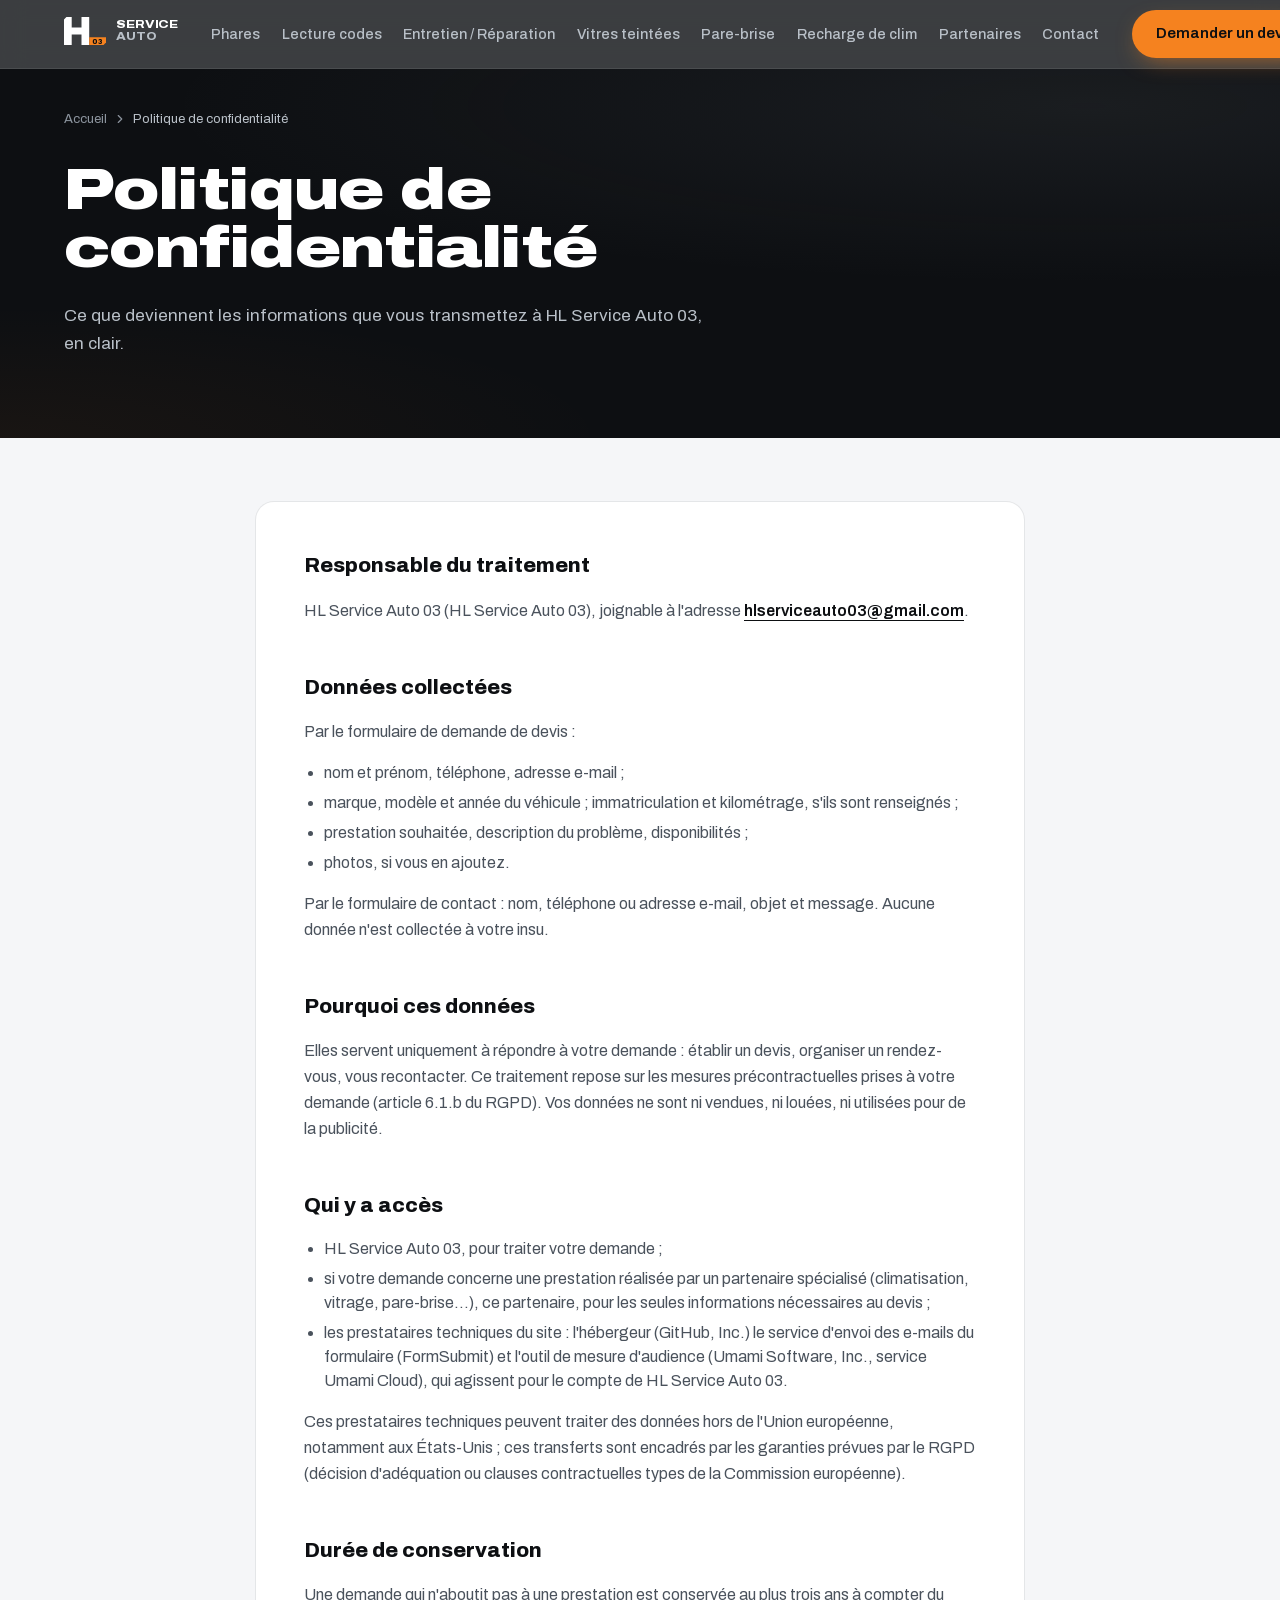
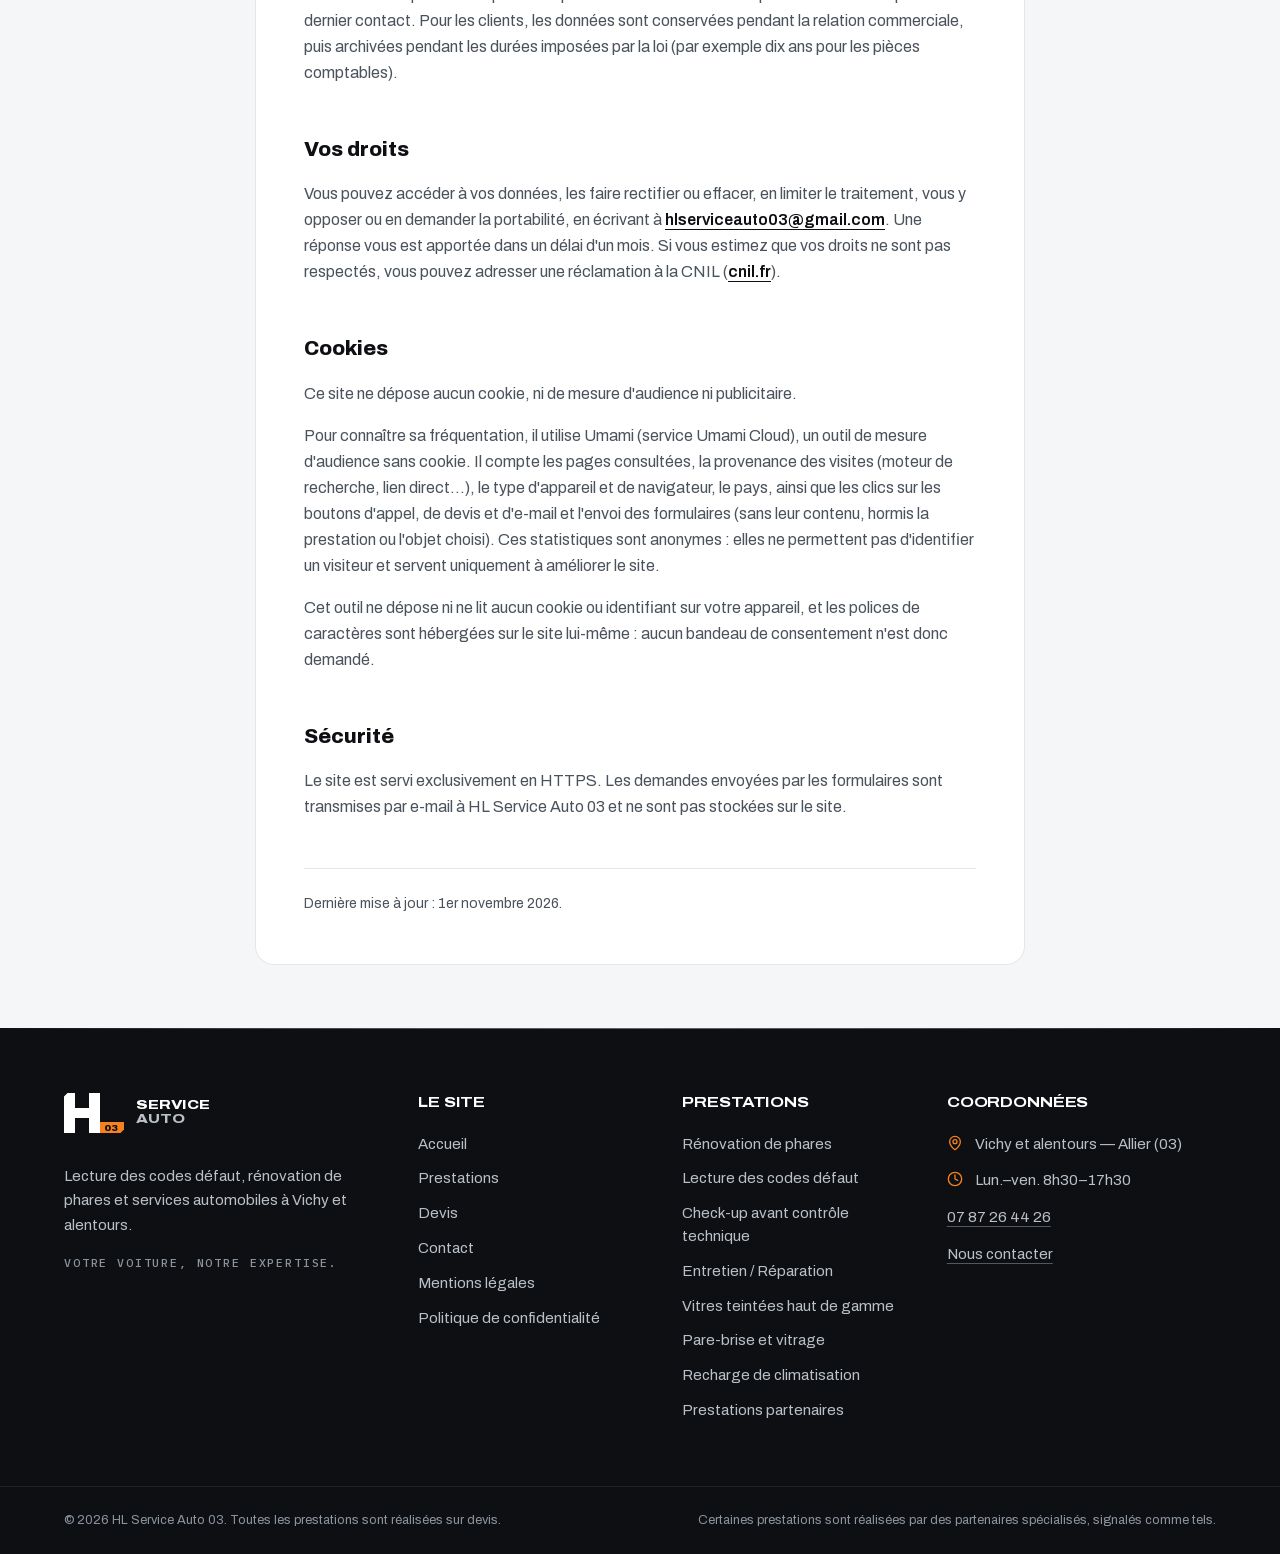
<file: politique-confidentialite.html>
<!DOCTYPE html><html lang="fr" class="archivo_8c2be2a3-module__iX1fDW__variable ibm_plex_mono_992fec55-module__ID1hoq__variable" data-scroll-behavior="smooth"><head><meta charSet="utf-8"/><meta name="viewport" content="width=device-width, initial-scale=1"/><link rel="preload" href="assets/media/21ca8f3f56c22ca2-s.p.14a9xpaqsbppk.woff2" as="font" crossorigin="" type="font/woff2"/><link rel="preload" href="assets/media/effe91970fc4db64-s.p.28xcb7557rbh2.woff2" as="font" crossorigin="" type="font/woff2"/><link rel="stylesheet" href="assets/1mr0bpzl0qhpt.css" data-precedence="next"/><meta name="theme-color" content="#0d0f12"/><meta name="color-scheme" content="light"/><title>Politique de confidentialité | HL Service Auto 03</title><meta name="description" content="Comment HL Service Auto 03 traite les données transmises par les formulaires de devis et de contact, et comment exercer vos droits."/><meta name="application-name" content="HL Service Auto 03"/><link rel="manifest" href="assets/manifest.webmanifest"/><meta name="robots" content="index, follow"/><meta name="googlebot" content="index, follow"/><link rel="canonical" href="https://hlservice-auto03.fr/politique-confidentialite.html"/><meta name="format-detection" content="telephone=no, address=no, email=no"/><meta property="og:title" content="Politique de confidentialité | HL Service Auto 03"/><meta property="og:description" content="Comment HL Service Auto 03 traite les données transmises par les formulaires de devis et de contact, et comment exercer vos droits."/><meta property="og:url" content="https://hlservice-auto03.fr/politique-confidentialite.html"/><meta property="og:site_name" content="HL Service Auto 03"/><meta property="og:locale" content="fr_FR"/><meta property="og:type" content="website"/><meta name="twitter:card" content="summary_large_image"/><meta name="twitter:title" content="Politique de confidentialité | HL Service Auto 03"/><meta name="twitter:description" content="Comment HL Service Auto 03 traite les données transmises par les formulaires de devis et de contact, et comment exercer vos droits."/><link rel="icon" href="assets/favicon.ico" sizes="48x48" type="image/x-icon"/><link rel="icon" href="assets/icon.svg" sizes="any" type="image/svg+xml"/><link rel="apple-touch-icon" href="assets/apple-icon.png" sizes="180x180" type="image/png"/><meta name="next-size-adjust" content=""/><style>@media (min-width:1024px) and (max-width:1399px){header nav ul.gap-1 a{padding-left:.55rem;padding-right:.55rem}}</style><meta property="og:image" content="https://hlservice-auto03.fr/og-hlservice.jpg"/><meta property="og:image:width" content="1200"/><meta property="og:image:height" content="630"/><meta property="og:image:alt" content="HL Service Auto 03 — rénovation de phares et lecture des codes défaut à Vichy"/><meta name="twitter:image" content="https://hlservice-auto03.fr/og-hlservice.jpg"/><script type="application/ld+json">{"@context":"https://schema.org","@graph":[{"@type":"WebPage","@id":"https://hlservice-auto03.fr/politique-confidentialite.html#webpage","url":"https://hlservice-auto03.fr/politique-confidentialite.html","name":"Politique de confidentialité | HL Service Auto 03","description":"Comment HL Service Auto 03 traite les données transmises par les formulaires de devis et de contact, et comment exercer vos droits.","inLanguage":"fr-FR","isPartOf":{"@id":"https://hlservice-auto03.fr/#site"},"about":{"@id":"https://hlservice-auto03.fr/#entreprise"},"dateModified":"2026-10-09","breadcrumb":{"@id":"https://hlservice-auto03.fr/politique-confidentialite.html#breadcrumb"}},{"@type":"AutoRepair","@id":"https://hlservice-auto03.fr/#entreprise","name":"HL Service Auto 03","url":"https://hlservice-auto03.fr/","telephone":"+33787264426"},{"@type":"BreadcrumbList","@id":"https://hlservice-auto03.fr/politique-confidentialite.html#breadcrumb","itemListElement":[{"@type":"ListItem","position":1,"name":"Accueil","item":"https://hlservice-auto03.fr/"},{"@type":"ListItem","position":2,"name":"Politique de confidentialité","item":"https://hlservice-auto03.fr/politique-confidentialite.html"}]}]}</script><script defer src="https://cloud.umami.is/script.js" data-website-id="69b320fe-6316-4dba-9961-7a17dd2dff12" data-domains="hlservice-auto03.fr"></script></head><body class="has-mobile-bar flex min-h-dvh flex-col antialiased"><div hidden=""><!--$--><!--/$--></div><a href="#contenu" class="sr-only z-50 rounded-pill bg-amber px-5 py-3 font-semibold text-ink focus:not-sr-only focus:fixed focus:left-4 focus:top-4">Aller au contenu</a><header class="sticky top-0 z-40 border-b border-white/[0.08] bg-ink/90 backdrop-blur-md supports-[backdrop-filter]:bg-ink/80"><div class="mx-auto w-full max-w-[76rem] px-5 sm:px-8 flex h-[4.25rem] items-center justify-between gap-6"><a class="shrink-0 rounded-md" aria-label="HL Service Auto 03 — accueil" href="./"><span class="inline-flex items-center gap-2.5"><svg viewBox="0 0 120 80" class="h-7 w-auto" aria-hidden="true" focusable="false"><polygon points="7,0 22,0 22,30 50,30 50,0 72,0 72,80 50,80 50,50 22,50 22,80 0,80 0,7" class="fill-white"></polygon><polygon points="72,58 120,58 120,73 113,80 72,80" class="fill-amber"></polygon><text x="94" y="76" text-anchor="middle" font-family="Archivo, Arial Black, sans-serif" font-weight="900" font-size="19" fill="#0D0F12">03</text></svg><span aria-hidden="true" class="font-display font-extrabold uppercase leading-[1.05] text-[0.66rem] tracking-[0.26em] text-white">Service<!-- --> <span class="block text-mist">Auto</span></span><span class="sr-only">HL Service Auto 03</span></span></a><nav aria-label="Navigation principale" class="hidden xl:block"><ul class="flex items-center gap-1"><li><a class="relative whitespace-nowrap rounded-md px-3 py-2 text-[0.9rem] font-medium transition-colors text-mist hover:text-white" href="renovation-phares.html">Phares</a></li><li><a class="relative whitespace-nowrap rounded-md px-3 py-2 text-[0.9rem] font-medium transition-colors text-mist hover:text-white" href="diagnostic-auto.html">Lecture codes</a></li><li><a class="relative whitespace-nowrap rounded-md px-3 py-2 text-[0.9rem] font-medium transition-colors text-mist hover:text-white" href="entretien-mecanique.html">Entretien / Réparation</a></li><li><a class="relative whitespace-nowrap rounded-md px-3 py-2 text-[0.9rem] font-medium transition-colors text-mist hover:text-white" href="vitres-teintees.html">Vitres teintées</a></li><li><a class="relative whitespace-nowrap rounded-md px-3 py-2 text-[0.9rem] font-medium transition-colors text-mist hover:text-white" href="pare-brise.html">Pare-brise</a></li><li><a class="relative whitespace-nowrap rounded-md px-3 py-2 text-[0.9rem] font-medium transition-colors text-mist hover:text-white" href="recharge-clim.html">Recharge de clim</a></li><li><a class="relative whitespace-nowrap rounded-md px-3 py-2 text-[0.9rem] font-medium transition-colors text-mist hover:text-white" href="prestations-partenaires.html">Partenaires</a></li><li><a class="relative whitespace-nowrap rounded-md px-3 py-2 text-[0.9rem] font-medium transition-colors text-mist hover:text-white" href="contact.html">Contact</a></li></ul></nav><div class="flex items-center gap-2"><div class="hidden lg:block"><a class="group inline-flex min-h-12 items-center justify-center gap-2 rounded-pill px-6 text-[0.95rem] font-semibold transition-[background-color,color,border-color,transform,box-shadow] duration-200 ease-out active:scale-[0.98] bg-amber text-ink shadow-[0_8px_24px_-10px_rgb(245_130_31/0.7)] hover:bg-amber-soft min-h-11 whitespace-nowrap px-5 text-sm" data-umami-event="Clic devis" data-umami-event-emplacement="en-tete" href="devis.html">Demander un devis</a></div><div class="xl:hidden"><button type="button" aria-expanded="false" aria-controls="_R_ulb_" class="inline-flex size-11 items-center justify-center rounded-pill border border-white/15 text-white transition-colors hover:border-white/40"><svg xmlns="http://www.w3.org/2000/svg" width="24" height="24" viewBox="0 0 24 24" fill="none" stroke="currentColor" stroke-width="2" stroke-linecap="round" stroke-linejoin="round" class="lucide lucide-menu size-5" aria-hidden="true"><path d="M4 5h16"></path><path d="M4 12h16"></path><path d="M4 19h16"></path></svg><span class="sr-only">Ouvrir le menu</span></button><div id="_R_ulb_" hidden="" class="fixed inset-x-0 bottom-0 top-[4.25rem] z-40 overflow-y-auto bg-ink px-5 pb-28 pt-6"><nav aria-label="Navigation mobile"><ul class="divide-y divide-white/[0.08] border-y border-white/[0.08]"><li><a class="font-display flex items-center justify-between py-4 text-lg font-bold text-silver" href="./">Accueil</a></li><li><a class="font-display flex items-center justify-between py-4 text-lg font-bold text-silver" href="renovation-phares.html">Phares</a></li><li><a class="font-display flex items-center justify-between py-4 text-lg font-bold text-silver" href="diagnostic-auto.html">Lecture des codes défaut</a></li><li><a class="font-display flex items-center justify-between py-4 text-lg font-bold text-silver" href="entretien-mecanique.html">Entretien / Réparation</a></li><li><a class="font-display flex items-center justify-between py-4 text-lg font-bold text-silver" href="vitres-teintees.html">Vitres teintées</a></li><li><a class="font-display flex items-center justify-between py-4 text-lg font-bold text-silver" href="pare-brise.html">Pare-brise</a></li><li><a class="font-display flex items-center justify-between py-4 text-lg font-bold text-silver" href="recharge-clim.html">Recharge de clim</a></li><li><a class="font-display flex items-center justify-between py-4 text-lg font-bold text-silver" href="prestations-partenaires.html">Partenaires</a></li><li><a class="font-display flex items-center justify-between py-4 text-lg font-bold text-silver" href="contact.html">Contact</a></li></ul></nav><div class="mt-8 grid gap-3"><a class="group inline-flex min-h-12 items-center justify-center gap-2 rounded-pill px-6 text-[0.95rem] font-semibold transition-[background-color,color,border-color,transform,box-shadow] duration-200 ease-out active:scale-[0.98] bg-amber text-ink shadow-[0_8px_24px_-10px_rgb(245_130_31/0.7)] hover:bg-amber-soft w-full" data-umami-event="Clic devis" data-umami-event-emplacement="en-tete" href="devis.html">Demander un devis</a></div><p class="mt-8 text-sm text-metal">Vichy et alentours — Allier (03)</p></div></div></div></div></header><main id="contenu" class="flex-1"><section class="bg-ink-grain relative overflow-hidden"><div class="mx-auto w-full max-w-[76rem] px-5 sm:px-8 relative pb-16 pt-8 sm:pb-20 sm:pt-10"><div><nav aria-label="Fil d&#x27;Ariane"><ol class="flex flex-wrap items-center gap-1.5 text-[0.82rem] text-metal"><li><a class="transition-colors hover:text-white" href="./">Accueil</a></li><li aria-hidden="true"><svg xmlns="http://www.w3.org/2000/svg" width="24" height="24" viewBox="0 0 24 24" fill="none" stroke="currentColor" stroke-width="2" stroke-linecap="round" stroke-linejoin="round" class="lucide lucide-chevron-right size-3.5" aria-hidden="true"><path d="m9 18 6-6-6-6"></path></svg></li><li aria-current="page" class="text-mist">Politique de confidentialité</li></ol></nav><h1 class="mt-8 max-w-4xl text-white"><span class="font-display text-balance block text-[2.25rem] font-black leading-[1.02] sm:text-[3.2rem] lg:text-[3.6rem]">Politique de confidentialité</span></h1><div class="text-pretty mt-6 max-w-2xl text-[1.08rem] leading-relaxed text-mist"><p>Ce que deviennent les informations que vous transmettez à <!-- -->HL Service Auto 03<!-- -->, en clair.</p></div></div></div></section><section class="py-12 sm:py-16"><div class="mx-auto w-full max-w-[76rem] px-5 sm:px-8"><article class="mx-auto max-w-3xl rounded-card bg-white p-7 ring-1 ring-ink/[0.07] sm:p-12 [&amp;_a]:font-semibold [&amp;_a]:text-ink [&amp;_a]:underline [&amp;_a]:underline-offset-4 [&amp;_h2]:font-display [&amp;_h2]:mt-12 [&amp;_h2]:text-[1.3rem] [&amp;_h2]:font-extrabold [&amp;_h2]:text-ink [&amp;_h2:first-child]:mt-0 [&amp;_li]:mt-1.5 [&amp;_p]:mt-4 [&amp;_p]:leading-relaxed [&amp;_p]:text-slate [&amp;_ul]:mt-4 [&amp;_ul]:list-disc [&amp;_ul]:space-y-1 [&amp;_ul]:pl-5 [&amp;_ul]:text-slate"><h2>Responsable du traitement</h2><p>HL Service Auto 03 (<!-- -->HL Service Auto 03<!-- -->), joignable à l&#x27;adresse <a class="font-semibold underline" data-umami-event="E-mail" data-umami-event-emplacement="contenu" href="mailto:hlserviceauto03@gmail.com">hlserviceauto03@gmail.com</a>.</p><h2>Données collectées</h2><p>Par le formulaire de demande de devis :</p><ul><li>nom et prénom, téléphone, adresse e-mail ;</li><li>marque, modèle et année du véhicule ; immatriculation et kilométrage, s&#x27;ils sont renseignés ;</li><li>prestation souhaitée, description du problème, disponibilités ;</li><li>photos, si vous en ajoutez.</li></ul><p>Par le formulaire de contact : nom, téléphone ou adresse e-mail, objet et message. Aucune donnée n&#x27;est collectée à votre insu.</p><h2>Pourquoi ces données</h2><p>Elles servent uniquement à répondre à votre demande : établir un devis, organiser un rendez-vous, vous recontacter. Ce traitement repose sur les mesures précontractuelles prises à votre demande (article 6.1.b du RGPD). Vos données ne sont ni vendues, ni louées, ni utilisées pour de la publicité.</p><h2>Qui y a accès</h2><ul><li>HL Service Auto 03<!-- -->, pour traiter votre demande ;</li><li>si votre demande concerne une prestation réalisée par un partenaire spécialisé (climatisation, vitrage, pare-brise…), ce partenaire, pour les seules informations nécessaires au devis ;</li><li>les prestataires techniques du site : l&#x27;hébergeur (GitHub, Inc.) le service d&#x27;envoi des e-mails du formulaire (FormSubmit) et l&#x27;outil de mesure d&#x27;audience (Umami Software, Inc., service Umami Cloud), qui agissent pour le compte de <!-- -->HL Service Auto 03<!-- -->.</li></ul><p>Ces prestataires techniques peuvent traiter des données hors de l&#x27;Union européenne, notamment aux États-Unis ; ces transferts sont encadrés par les garanties prévues par le RGPD (décision d&#x27;adéquation ou clauses contractuelles types de la Commission européenne).</p><h2>Durée de conservation</h2><p>Une demande qui n&#x27;aboutit pas à une prestation est conservée au plus trois ans à compter du dernier contact. Pour les clients, les données sont conservées pendant la relation commerciale, puis archivées pendant les durées imposées par la loi (par exemple dix ans pour les pièces comptables).</p><h2>Vos droits</h2><p>Vous pouvez accéder à vos données, les faire rectifier ou effacer, en limiter le traitement, vous y opposer ou en demander la portabilité, en écrivant à <a class="font-semibold underline" data-umami-event="E-mail" data-umami-event-emplacement="contenu" href="mailto:hlserviceauto03@gmail.com">hlserviceauto03@gmail.com</a>. Une réponse vous est apportée dans un délai d&#x27;un mois. Si vous estimez que vos droits ne sont pas respectés, vous pouvez adresser une réclamation à la CNIL (<a href="https://www.cnil.fr" target="_blank" rel="noopener noreferrer">cnil.fr</a>).</p><h2>Cookies</h2><p>Ce site ne dépose aucun cookie, ni de mesure d&#x27;audience ni publicitaire.</p><p>Pour connaître sa fréquentation, il utilise Umami (service Umami Cloud), un outil de mesure d&#x27;audience sans cookie. Il compte les pages consultées, la provenance des visites (moteur de recherche, lien direct…), le type d&#x27;appareil et de navigateur, le pays, ainsi que les clics sur les boutons d&#x27;appel, de devis et d&#x27;e-mail et l&#x27;envoi des formulaires (sans leur contenu, hormis la prestation ou l&#x27;objet choisi). Ces statistiques sont anonymes : elles ne permettent pas d&#x27;identifier un visiteur et servent uniquement à améliorer le site.</p><p>Cet outil ne dépose ni ne lit aucun cookie ou identifiant sur votre appareil, et les polices de caractères sont hébergées sur le site lui-même : aucun bandeau de consentement n&#x27;est donc demandé.</p><h2>Sécurité</h2><p>Le site est servi exclusivement en HTTPS. Les demandes envoyées par les formulaires sont transmises par e-mail à <!-- -->HL Service Auto 03<!-- --> et ne sont pas stockées sur le site.</p><p class="!mt-12 border-t border-ink/10 pt-6 text-sm">Dernière mise à jour : <!-- -->1er novembre 2026<!-- -->.</p></article></div></section><!--$--><!--/$--></main><footer class="bg-ink text-mist"><div aria-hidden="true" class="metal-rule h-px opacity-40"></div><div class="mx-auto w-full max-w-[76rem] px-5 sm:px-8 grid gap-12 py-16 md:grid-cols-2 lg:grid-cols-[1.4fr_1fr_1fr_1.2fr] lg:gap-10"><div><a class="inline-block rounded-md" aria-label="HL Service Auto 03 — accueil" href="./"><span class="inline-flex items-center gap-3"><svg viewBox="0 0 120 80" class="h-10 w-auto" aria-hidden="true" focusable="false"><polygon points="7,0 22,0 22,30 50,30 50,0 72,0 72,80 50,80 50,50 22,50 22,80 0,80 0,7" class="fill-white"></polygon><polygon points="72,58 120,58 120,73 113,80 72,80" class="fill-amber"></polygon><text x="94" y="76" text-anchor="middle" font-family="Archivo, Arial Black, sans-serif" font-weight="900" font-size="19" fill="#0D0F12">03</text></svg><span aria-hidden="true" class="font-display font-extrabold uppercase leading-[1.05] text-[0.8rem] tracking-[0.28em] text-white">Service<!-- --> <span class="block text-mist">Auto</span></span><span class="sr-only">HL Service Auto 03</span></span></a><p class="mt-6 max-w-xs text-[0.95rem] leading-relaxed text-mist">Lecture des codes défaut, rénovation de phares et services automobiles à Vichy et alentours.</p><p class="mt-4 font-mono text-[0.72rem] uppercase tracking-[0.16em] text-metal">Votre voiture, notre expertise.</p></div><nav aria-label="Liens du site"><h2 class="font-display text-sm font-bold uppercase tracking-[0.14em] text-white">Le site</h2><ul class="mt-5 space-y-3 text-[0.95rem]"><li><a class="transition-colors hover:text-white" href="./">Accueil</a></li><li><a class="transition-colors hover:text-white" href="./#prestations">Prestations</a></li><li><a class="transition-colors hover:text-white" data-umami-event="Clic devis" data-umami-event-emplacement="pied de page" href="devis.html">Devis</a></li><li><a class="transition-colors hover:text-white" href="contact.html">Contact</a></li><li><a class="transition-colors hover:text-white" href="mentions-legales.html">Mentions légales</a></li><li><a class="transition-colors hover:text-white" href="politique-confidentialite.html">Politique de confidentialité</a></li></ul></nav><nav aria-label="Nos prestations"><h2 class="font-display text-sm font-bold uppercase tracking-[0.14em] text-white">Prestations</h2><ul class="mt-5 space-y-3 text-[0.95rem]"><li><a class="transition-colors hover:text-white" href="renovation-phares.html">Rénovation de phares</a></li><li><a class="transition-colors hover:text-white" href="diagnostic-auto.html">Lecture des codes défaut</a></li><li><a class="transition-colors hover:text-white" href="entretien-mecanique.html#pre-controle">Check-up avant contrôle technique</a></li><li><a class="transition-colors hover:text-white" href="entretien-mecanique.html">Entretien / Réparation</a></li><li><a class="transition-colors hover:text-white" href="vitres-teintees.html">Vitres teintées haut de gamme</a></li><li><a class="transition-colors hover:text-white" href="pare-brise.html">Pare-brise et vitrage</a></li><li><a class="transition-colors hover:text-white" href="recharge-clim.html">Recharge de climatisation</a></li><li><a class="transition-colors hover:text-white" href="prestations-partenaires.html">Prestations partenaires</a></li></ul></nav><div><h2 class="font-display text-sm font-bold uppercase tracking-[0.14em] text-white">Coordonnées</h2><ul class="mt-5 space-y-3.5 text-[0.95rem]"><li class="flex gap-3"><svg xmlns="http://www.w3.org/2000/svg" width="24" height="24" viewBox="0 0 24 24" fill="none" stroke="currentColor" stroke-width="2" stroke-linecap="round" stroke-linejoin="round" class="lucide lucide-map-pin mt-0.5 size-4 shrink-0 text-amber" aria-hidden="true"><path d="M20 10c0 4.993-5.539 10.193-7.399 11.799a1 1 0 0 1-1.202 0C9.539 20.193 4 14.993 4 10a8 8 0 0 1 16 0"></path><circle cx="12" cy="10" r="3"></circle></svg><span>Vichy et alentours — Allier (03)</span></li><li class="flex gap-3"><svg xmlns="http://www.w3.org/2000/svg" width="24" height="24" viewBox="0 0 24 24" fill="none" stroke="currentColor" stroke-width="2" stroke-linecap="round" stroke-linejoin="round" class="lucide lucide-clock mt-0.5 size-4 shrink-0 text-amber" aria-hidden="true"><circle cx="12" cy="12" r="10"></circle><path d="M12 6v6l4 2"></path></svg><span>Lun.–ven. 8h30–17h30</span></li><li><a class="underline decoration-white/30 underline-offset-4 hover:text-white" data-umami-event="Appel" data-umami-event-emplacement="pied de page" href="tel:+33787264426">07 87 26 44 26</a></li><li><a class="underline decoration-white/30 underline-offset-4 hover:text-white" href="contact.html">Nous contacter</a></li></ul></div></div><div class="border-t border-white/[0.08]"><div class="mx-auto w-full max-w-[76rem] px-5 sm:px-8 flex flex-col gap-2 py-6 text-[0.8rem] text-metal sm:flex-row sm:items-center sm:justify-between"><p>© <!-- -->2026<!-- --> <!-- -->HL Service Auto 03<!-- -->. Toutes les prestations sont réalisées sur devis.</p><p>Certaines prestations sont réalisées par des partenaires spécialisés, signalés comme tels.</p></div></div></footer><div class="zone-dark fixed inset-x-0 bottom-0 z-30 border-t border-white/10 bg-ink/95 px-3 pt-3 backdrop-blur-md [padding-bottom:calc(0.75rem+env(safe-area-inset-bottom))] lg:hidden"><div class="mx-auto grid max-w-lg gap-2.5 grid-cols-[1fr_1.35fr]"><a class="inline-flex min-h-12 items-center justify-center gap-2 rounded-pill border border-white/20 font-semibold text-white active:scale-[0.98]" data-umami-event="Appel" data-umami-event-emplacement="barre mobile" href="tel:+33787264426"><svg xmlns="http://www.w3.org/2000/svg" width="24" height="24" viewBox="0 0 24 24" fill="none" stroke="currentColor" stroke-width="2" stroke-linecap="round" stroke-linejoin="round" class="size-[1.1rem] text-amber" aria-hidden="true"><path d="M22 16.92v3a2 2 0 0 1-2.18 2 19.79 19.79 0 0 1-8.63-3.07 19.5 19.5 0 0 1-6-6 19.79 19.79 0 0 1-3.07-8.67A2 2 0 0 1 4.11 2h3a2 2 0 0 1 2 1.72 12.84 12.84 0 0 0 .7 2.81 2 2 0 0 1-.45 2.11L8.09 9.91a16 16 0 0 0 6 6l1.27-1.27a2 2 0 0 1 2.11-.45 12.84 12.84 0 0 0 2.81.7A2 2 0 0 1 22 16.92z"></path></svg>Appeler</a><a class="inline-flex min-h-12 items-center justify-center gap-2 rounded-pill bg-amber font-semibold text-ink active:scale-[0.98]" data-umami-event="Clic devis" data-umami-event-emplacement="barre mobile" href="devis.html"><svg xmlns="http://www.w3.org/2000/svg" width="24" height="24" viewBox="0 0 24 24" fill="none" stroke="currentColor" stroke-width="2" stroke-linecap="round" stroke-linejoin="round" class="lucide lucide-file-text size-[1.1rem]" aria-hidden="true"><path d="M6 22a2 2 0 0 1-2-2V4a2 2 0 0 1 2-2h8a2.4 2.4 0 0 1 1.704.706l3.588 3.588A2.4 2.4 0 0 1 20 8v12a2 2 0 0 1-2 2z"></path><path d="M14 2v5a1 1 0 0 0 1 1h5"></path><path d="M10 9H8"></path><path d="M16 13H8"></path><path d="M16 17H8"></path></svg>Demander un devis</a></div></div><script>
document.querySelectorAll('button[aria-controls]').forEach(function (b) {
  var m = document.getElementById(b.getAttribute('aria-controls'));
  if (!m) return;
  b.addEventListener('click', function () {
    var open = b.getAttribute('aria-expanded') === 'true';
    b.setAttribute('aria-expanded', String(!open));
    if (open) m.setAttribute('hidden', ''); else m.removeAttribute('hidden');
    // le flou de l'en-tête limiterait le menu plein écran à la hauteur de l'en-tête
    var h = b.closest('header');
    if (h) { h.style.backdropFilter = open ? '' : 'none'; h.style.webkitBackdropFilter = open ? '' : 'none'; }
    document.body.style.overflow = open ? '' : 'hidden';
    var t = b.querySelector('.sr-only'); if (t) t.textContent = open ? 'Ouvrir le menu' : 'Fermer le menu';
  });
});
</script></body></html>
</file>
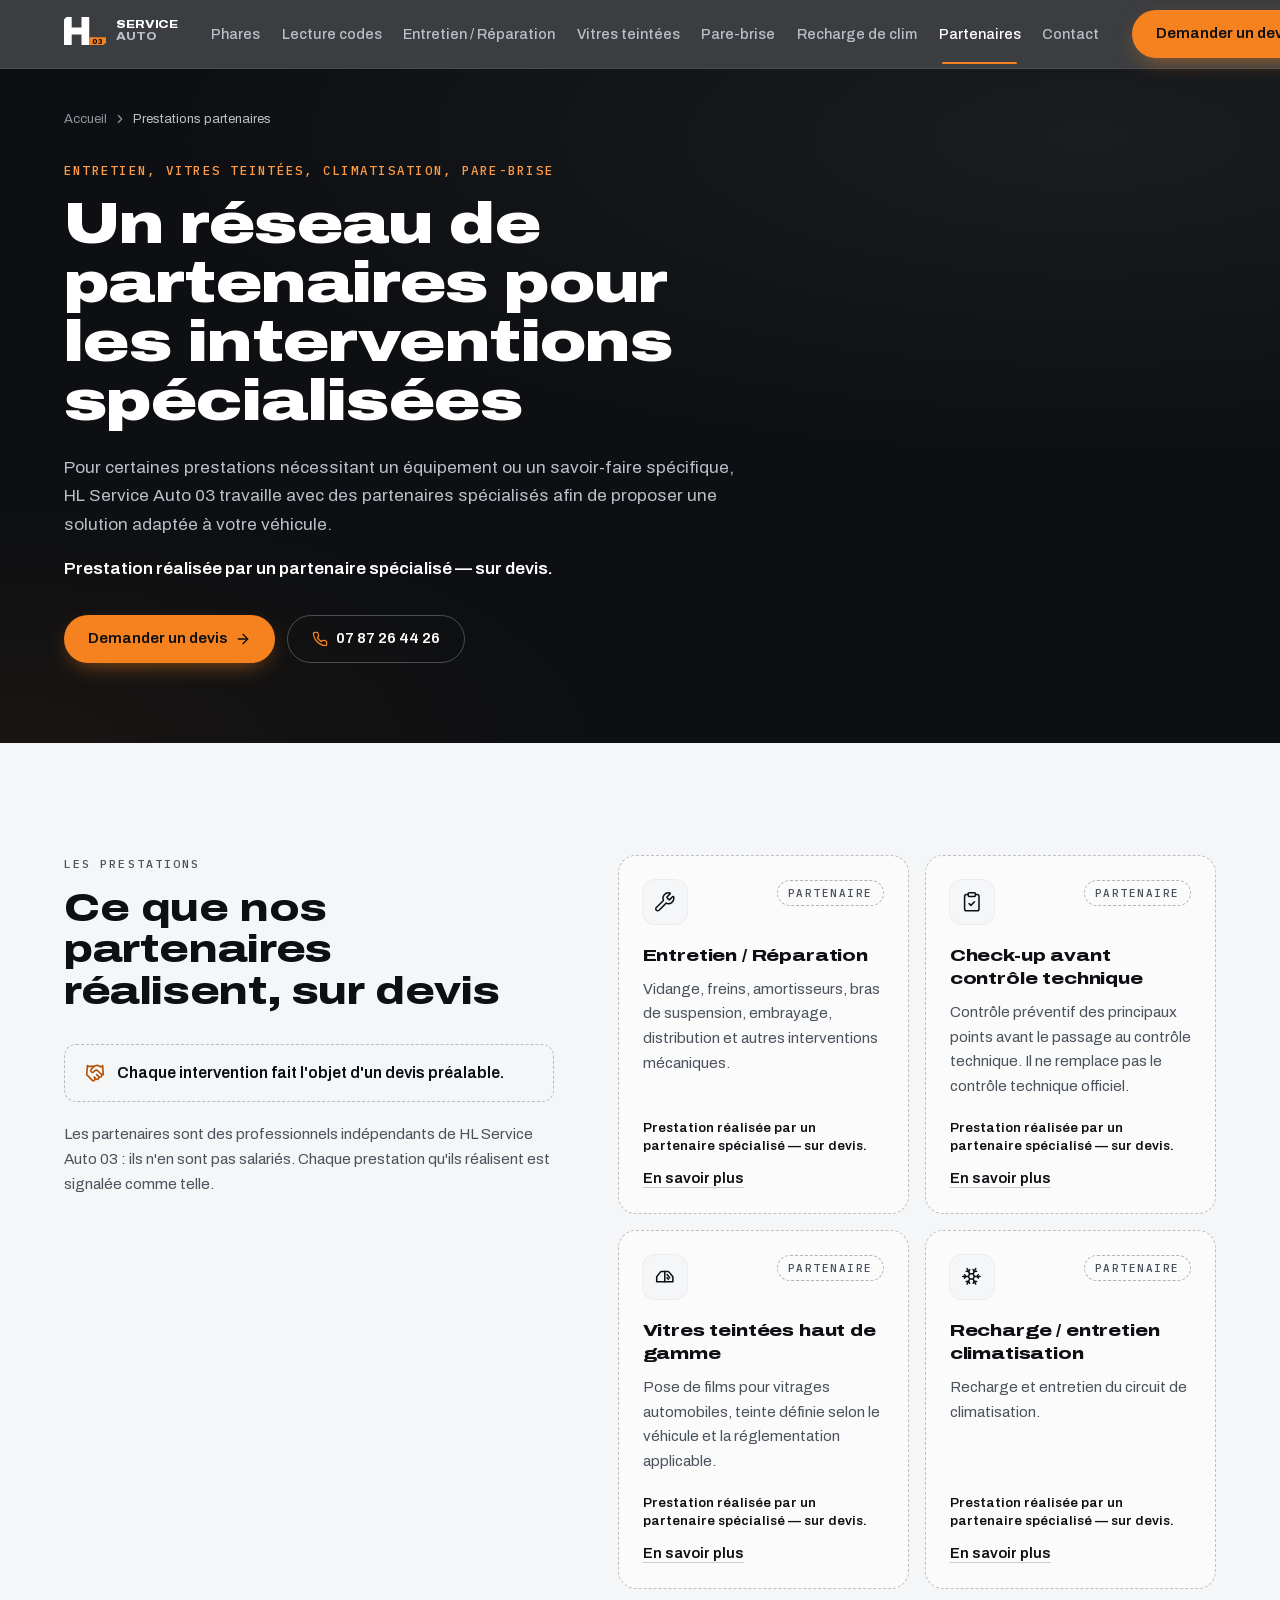
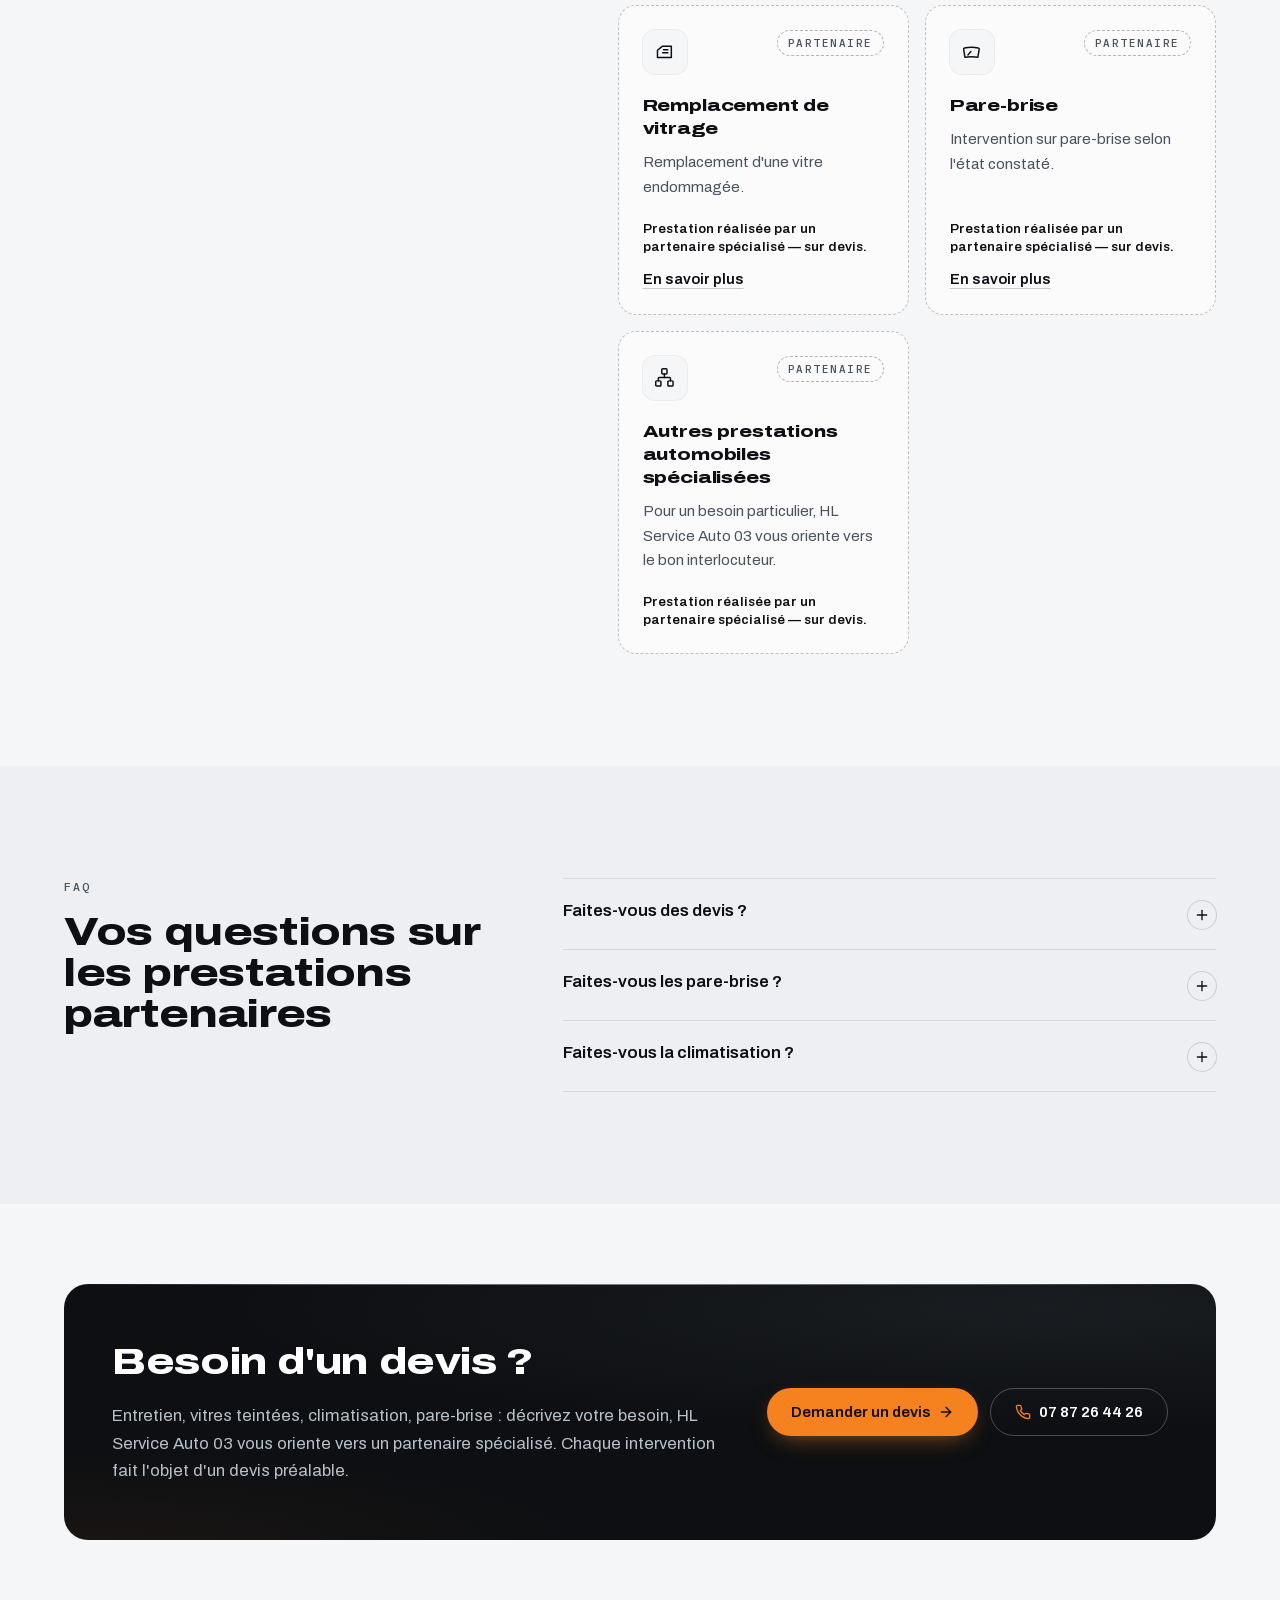
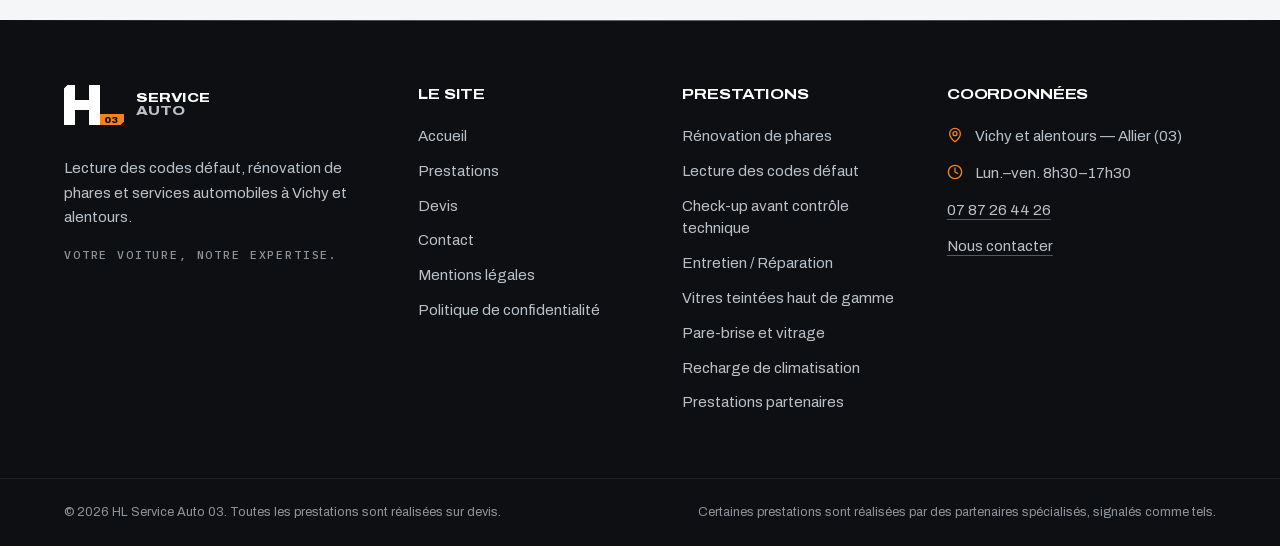
<file: prestations-partenaires.html>
<!DOCTYPE html><html lang="fr" class="archivo_8c2be2a3-module__iX1fDW__variable ibm_plex_mono_992fec55-module__ID1hoq__variable" data-scroll-behavior="smooth"><head><meta charSet="utf-8"/><meta name="viewport" content="width=device-width, initial-scale=1"/><link rel="preload" href="assets/media/21ca8f3f56c22ca2-s.p.14a9xpaqsbppk.woff2" as="font" crossorigin="" type="font/woff2"/><link rel="preload" href="assets/media/effe91970fc4db64-s.p.28xcb7557rbh2.woff2" as="font" crossorigin="" type="font/woff2"/><link rel="stylesheet" href="assets/1mr0bpzl0qhpt.css" data-precedence="next"/><meta name="theme-color" content="#0d0f12"/><meta name="color-scheme" content="light"/><title>Climatisation, vitrage et pare-brise via nos partenaires | HL Service Auto 03</title><meta name="description" content="Climatisation, remplacement de vitrage, pare-brise : HL Service Auto 03 vous oriente vers des partenaires spécialisés. Chaque intervention sur devis."/><meta name="application-name" content="HL Service Auto 03"/><link rel="manifest" href="assets/manifest.webmanifest"/><meta name="robots" content="index, follow"/><meta name="googlebot" content="index, follow"/><link rel="canonical" href="https://hlservice-auto03.fr/prestations-partenaires.html"/><meta name="format-detection" content="telephone=no, address=no, email=no"/><meta property="og:title" content="Climatisation, vitrage et pare-brise via nos partenaires | HL Service Auto 03"/><meta property="og:description" content="Climatisation, remplacement de vitrage, pare-brise : HL Service Auto 03 vous oriente vers des partenaires spécialisés. Chaque intervention sur devis."/><meta property="og:url" content="https://hlservice-auto03.fr/prestations-partenaires.html"/><meta property="og:site_name" content="HL Service Auto 03"/><meta property="og:locale" content="fr_FR"/><meta property="og:type" content="website"/><meta name="twitter:card" content="summary_large_image"/><meta name="twitter:title" content="Climatisation, vitrage et pare-brise via nos partenaires | HL Service Auto 03"/><meta name="twitter:description" content="Climatisation, remplacement de vitrage, pare-brise : HL Service Auto 03 vous oriente vers des partenaires spécialisés. Chaque intervention sur devis."/><link rel="icon" href="assets/favicon.ico" sizes="48x48" type="image/x-icon"/><link rel="icon" href="assets/icon.svg" sizes="any" type="image/svg+xml"/><link rel="apple-touch-icon" href="assets/apple-icon.png" sizes="180x180" type="image/png"/><meta name="next-size-adjust" content=""/><style>@media (min-width:1024px) and (max-width:1399px){header nav ul.gap-1 a{padding-left:.55rem;padding-right:.55rem}}</style><meta property="og:image" content="https://hlservice-auto03.fr/og-hlservice.jpg"/><meta property="og:image:width" content="1200"/><meta property="og:image:height" content="630"/><meta property="og:image:alt" content="HL Service Auto 03 — rénovation de phares et lecture des codes défaut à Vichy"/><meta name="twitter:image" content="https://hlservice-auto03.fr/og-hlservice.jpg"/><script type="application/ld+json">{"@context":"https://schema.org","@graph":[{"@type":"WebPage","@id":"https://hlservice-auto03.fr/prestations-partenaires.html#webpage","url":"https://hlservice-auto03.fr/prestations-partenaires.html","name":"Climatisation, vitrage et pare-brise via nos partenaires | HL Service Auto 03","description":"Climatisation, remplacement de vitrage, pare-brise : HL Service Auto 03 vous oriente vers des partenaires spécialisés. Chaque intervention sur devis.","inLanguage":"fr-FR","isPartOf":{"@id":"https://hlservice-auto03.fr/#site"},"about":{"@id":"https://hlservice-auto03.fr/#entreprise"},"dateModified":"2026-10-09","breadcrumb":{"@id":"https://hlservice-auto03.fr/prestations-partenaires.html#breadcrumb"}},{"@type":"AutoRepair","@id":"https://hlservice-auto03.fr/#entreprise","name":"HL Service Auto 03","url":"https://hlservice-auto03.fr/","telephone":"+33787264426"},{"@type":"BreadcrumbList","@id":"https://hlservice-auto03.fr/prestations-partenaires.html#breadcrumb","itemListElement":[{"@type":"ListItem","position":1,"name":"Accueil","item":"https://hlservice-auto03.fr/"},{"@type":"ListItem","position":2,"name":"Prestations partenaires","item":"https://hlservice-auto03.fr/prestations-partenaires.html"}]}]}</script><script defer src="https://cloud.umami.is/script.js" data-website-id="69b320fe-6316-4dba-9961-7a17dd2dff12" data-domains="hlservice-auto03.fr"></script></head><body class="has-mobile-bar flex min-h-dvh flex-col antialiased"><div hidden=""><!--$--><!--/$--></div><a href="#contenu" class="sr-only z-50 rounded-pill bg-amber px-5 py-3 font-semibold text-ink focus:not-sr-only focus:fixed focus:left-4 focus:top-4">Aller au contenu</a><header class="sticky top-0 z-40 border-b border-white/[0.08] bg-ink/90 backdrop-blur-md supports-[backdrop-filter]:bg-ink/80"><div class="mx-auto w-full max-w-[76rem] px-5 sm:px-8 flex h-[4.25rem] items-center justify-between gap-6"><a class="shrink-0 rounded-md" aria-label="HL Service Auto 03 — accueil" href="./"><span class="inline-flex items-center gap-2.5"><svg viewBox="0 0 120 80" class="h-7 w-auto" aria-hidden="true" focusable="false"><polygon points="7,0 22,0 22,30 50,30 50,0 72,0 72,80 50,80 50,50 22,50 22,80 0,80 0,7" class="fill-white"></polygon><polygon points="72,58 120,58 120,73 113,80 72,80" class="fill-amber"></polygon><text x="94" y="76" text-anchor="middle" font-family="Archivo, Arial Black, sans-serif" font-weight="900" font-size="19" fill="#0D0F12">03</text></svg><span aria-hidden="true" class="font-display font-extrabold uppercase leading-[1.05] text-[0.66rem] tracking-[0.26em] text-white">Service<!-- --> <span class="block text-mist">Auto</span></span><span class="sr-only">HL Service Auto 03</span></span></a><nav aria-label="Navigation principale" class="hidden xl:block"><ul class="flex items-center gap-1"><li><a class="relative whitespace-nowrap rounded-md px-3 py-2 text-[0.9rem] font-medium transition-colors text-mist hover:text-white" href="renovation-phares.html">Phares</a></li><li><a class="relative whitespace-nowrap rounded-md px-3 py-2 text-[0.9rem] font-medium transition-colors text-mist hover:text-white" href="diagnostic-auto.html">Lecture codes</a></li><li><a class="relative whitespace-nowrap rounded-md px-3 py-2 text-[0.9rem] font-medium transition-colors text-mist hover:text-white" href="entretien-mecanique.html">Entretien / Réparation</a></li><li><a class="relative whitespace-nowrap rounded-md px-3 py-2 text-[0.9rem] font-medium transition-colors text-mist hover:text-white" href="vitres-teintees.html">Vitres teintées</a></li><li><a class="relative whitespace-nowrap rounded-md px-3 py-2 text-[0.9rem] font-medium transition-colors text-mist hover:text-white" href="pare-brise.html">Pare-brise</a></li><li><a class="relative whitespace-nowrap rounded-md px-3 py-2 text-[0.9rem] font-medium transition-colors text-mist hover:text-white" href="recharge-clim.html">Recharge de clim</a></li><li><a aria-current="page" class="relative whitespace-nowrap rounded-md px-3 py-2 text-[0.9rem] font-medium transition-colors text-white" href="prestations-partenaires.html">Partenaires<span aria-hidden="true" class="absolute inset-x-3 -bottom-[0.9rem] h-0.5 rounded-full bg-amber"></span></a></li><li><a class="relative whitespace-nowrap rounded-md px-3 py-2 text-[0.9rem] font-medium transition-colors text-mist hover:text-white" href="contact.html">Contact</a></li></ul></nav><div class="flex items-center gap-2"><div class="hidden lg:block"><a class="group inline-flex min-h-12 items-center justify-center gap-2 rounded-pill px-6 text-[0.95rem] font-semibold transition-[background-color,color,border-color,transform,box-shadow] duration-200 ease-out active:scale-[0.98] bg-amber text-ink shadow-[0_8px_24px_-10px_rgb(245_130_31/0.7)] hover:bg-amber-soft min-h-11 whitespace-nowrap px-5 text-sm" data-umami-event="Clic devis" data-umami-event-emplacement="en-tete" href="devis.html">Demander un devis</a></div><div class="xl:hidden"><button type="button" aria-expanded="false" aria-controls="_R_ulb_" class="inline-flex size-11 items-center justify-center rounded-pill border border-white/15 text-white transition-colors hover:border-white/40"><svg xmlns="http://www.w3.org/2000/svg" width="24" height="24" viewBox="0 0 24 24" fill="none" stroke="currentColor" stroke-width="2" stroke-linecap="round" stroke-linejoin="round" class="lucide lucide-menu size-5" aria-hidden="true"><path d="M4 5h16"></path><path d="M4 12h16"></path><path d="M4 19h16"></path></svg><span class="sr-only">Ouvrir le menu</span></button><div id="_R_ulb_" hidden="" class="fixed inset-x-0 bottom-0 top-[4.25rem] z-40 overflow-y-auto bg-ink px-5 pb-28 pt-6"><nav aria-label="Navigation mobile"><ul class="divide-y divide-white/[0.08] border-y border-white/[0.08]"><li><a class="font-display flex items-center justify-between py-4 text-lg font-bold text-silver" href="./">Accueil</a></li><li><a class="font-display flex items-center justify-between py-4 text-lg font-bold text-silver" href="renovation-phares.html">Phares</a></li><li><a class="font-display flex items-center justify-between py-4 text-lg font-bold text-silver" href="diagnostic-auto.html">Lecture des codes défaut</a></li><li><a class="font-display flex items-center justify-between py-4 text-lg font-bold text-silver" href="entretien-mecanique.html">Entretien / Réparation</a></li><li><a class="font-display flex items-center justify-between py-4 text-lg font-bold text-silver" href="vitres-teintees.html">Vitres teintées</a></li><li><a class="font-display flex items-center justify-between py-4 text-lg font-bold text-silver" href="pare-brise.html">Pare-brise</a></li><li><a class="font-display flex items-center justify-between py-4 text-lg font-bold text-silver" href="recharge-clim.html">Recharge de clim</a></li><li><a aria-current="page" class="font-display flex items-center justify-between py-4 text-lg font-bold text-white" href="prestations-partenaires.html">Partenaires<span aria-hidden="true" class="size-2 rounded-full bg-amber"></span></a></li><li><a class="font-display flex items-center justify-between py-4 text-lg font-bold text-silver" href="contact.html">Contact</a></li></ul></nav><div class="mt-8 grid gap-3"><a class="group inline-flex min-h-12 items-center justify-center gap-2 rounded-pill px-6 text-[0.95rem] font-semibold transition-[background-color,color,border-color,transform,box-shadow] duration-200 ease-out active:scale-[0.98] bg-amber text-ink shadow-[0_8px_24px_-10px_rgb(245_130_31/0.7)] hover:bg-amber-soft w-full" data-umami-event="Clic devis" data-umami-event-emplacement="en-tete" href="devis.html">Demander un devis</a></div><p class="mt-8 text-sm text-metal">Vichy et alentours — Allier (03)</p></div></div></div></div></header><main id="contenu" class="flex-1"><section class="bg-ink-grain relative overflow-hidden"><div class="mx-auto w-full max-w-[76rem] px-5 sm:px-8 relative pb-16 pt-8 sm:pb-20 sm:pt-10"><div><nav aria-label="Fil d&#x27;Ariane"><ol class="flex flex-wrap items-center gap-1.5 text-[0.82rem] text-metal"><li><a class="transition-colors hover:text-white" href="./">Accueil</a></li><li aria-hidden="true"><svg xmlns="http://www.w3.org/2000/svg" width="24" height="24" viewBox="0 0 24 24" fill="none" stroke="currentColor" stroke-width="2" stroke-linecap="round" stroke-linejoin="round" class="lucide lucide-chevron-right size-3.5" aria-hidden="true"><path d="m9 18 6-6-6-6"></path></svg></li><li aria-current="page" class="text-mist">Prestations partenaires</li></ol></nav><h1 class="mt-8 max-w-4xl text-white"><span class="mb-4 block font-mono text-[0.78rem] font-medium uppercase tracking-[0.18em] text-amber-soft">Entretien, vitres teintées, climatisation, pare-brise</span><span class="sr-only"> : </span><span class="font-display text-balance block text-[2.25rem] font-black leading-[1.02] sm:text-[3.2rem] lg:text-[3.6rem]">Un réseau de partenaires pour les interventions spécialisées</span></h1><div class="text-pretty mt-6 max-w-2xl text-[1.08rem] leading-relaxed text-mist"><p>Pour certaines prestations nécessitant un équipement ou un savoir-faire spécifique, HL Service Auto 03 travaille avec des partenaires spécialisés afin de proposer une solution adaptée à votre véhicule.</p><p class="mt-4 font-semibold text-white">Prestation réalisée par un partenaire spécialisé — sur devis.</p></div><div class="mt-8 flex flex-col gap-3 sm:flex-row"><a class="group inline-flex min-h-12 items-center justify-center gap-2 rounded-pill px-6 text-[0.95rem] font-semibold transition-[background-color,color,border-color,transform,box-shadow] duration-200 ease-out active:scale-[0.98] bg-amber text-ink shadow-[0_8px_24px_-10px_rgb(245_130_31/0.7)] hover:bg-amber-soft" data-umami-event="Clic devis" data-umami-event-emplacement="contenu" href="devis.html">Demander un devis<svg xmlns="http://www.w3.org/2000/svg" width="24" height="24" viewBox="0 0 24 24" fill="none" stroke="currentColor" stroke-width="2" stroke-linecap="round" stroke-linejoin="round" class="lucide lucide-arrow-right size-4 transition-transform duration-200 ease-out group-hover:translate-x-0.5" aria-hidden="true"><path d="M5 12h14"></path><path d="m12 5 7 7-7 7"></path></svg></a><a style="white-space:nowrap" class="group inline-flex min-h-12 items-center justify-center gap-2 rounded-pill px-6 text-[0.95rem] font-semibold transition-[background-color,color,border-color,transform,box-shadow] duration-200 ease-out active:scale-[0.98] border border-white/25 text-white hover:border-white/60 hover:bg-white/5" data-umami-event="Appel" data-umami-event-emplacement="contenu" href="tel:+33787264426"><svg xmlns="http://www.w3.org/2000/svg" width="24" height="24" viewBox="0 0 24 24" fill="none" stroke="currentColor" stroke-width="2" stroke-linecap="round" stroke-linejoin="round" class="size-4 text-amber" aria-hidden="true"><path d="M22 16.92v3a2 2 0 0 1-2.18 2 19.79 19.79 0 0 1-8.63-3.07 19.5 19.5 0 0 1-6-6 19.79 19.79 0 0 1-3.07-8.67A2 2 0 0 1 4.11 2h3a2 2 0 0 1 2 1.72 12.84 12.84 0 0 0 .7 2.81 2 2 0 0 1-.45 2.11L8.09 9.91a16 16 0 0 0 6 6l1.27-1.27a2 2 0 0 1 2.11-.45 12.84 12.84 0 0 0 2.81.7A2 2 0 0 1 22 16.92z"></path></svg>07 87 26 44 26</a></div></div></div></section><section aria-labelledby="partenaires-title" class="py-20 sm:py-28"><div class="mx-auto w-full max-w-[76rem] px-5 sm:px-8"><div class="grid gap-12 lg:grid-cols-[0.9fr_1.1fr] lg:gap-16"><div><div class="max-w-3xl"><p class="font-mono text-[0.72rem] font-medium uppercase tracking-[0.18em] text-slate mb-4">Les prestations</p><h2 id="partenaires-title" class="font-display text-balance text-[1.85rem] font-extrabold leading-[1.08] sm:text-[2.4rem] text-ink">Ce que nos partenaires réalisent, sur devis</h2></div><p class="mt-8 flex items-center gap-3 rounded-xl border border-dashed border-ink/25 px-5 py-4 font-semibold text-ink"><svg xmlns="http://www.w3.org/2000/svg" width="24" height="24" viewBox="0 0 24 24" fill="none" stroke="currentColor" stroke-width="2" stroke-linecap="round" stroke-linejoin="round" class="lucide lucide-handshake size-5 shrink-0 text-amber-deep" aria-hidden="true"><path d="m11 17 2 2a1 1 0 1 0 3-3"></path><path d="m14 14 2.5 2.5a1 1 0 1 0 3-3l-3.88-3.88a3 3 0 0 0-4.24 0l-.88.88a1 1 0 1 1-3-3l2.81-2.81a5.79 5.79 0 0 1 7.06-.87l.47.28a2 2 0 0 0 1.42.25L21 4"></path><path d="m21 3 1 11h-2"></path><path d="M3 3 2 14l6.5 6.5a1 1 0 1 0 3-3"></path><path d="M3 4h8"></path></svg>Chaque intervention fait l&#x27;objet d&#x27;un devis préalable.</p><p class="mt-5 text-[0.95rem] leading-relaxed text-slate">Les partenaires sont des professionnels indépendants de HL Service Auto 03 : ils n&#x27;en sont pas salariés. Chaque prestation qu&#x27;ils réalisent est signalée comme telle.</p></div><ul class="grid gap-4 sm:grid-cols-2"><li class="reveal h-full"><article class="flex h-full flex-col rounded-card border border-dashed border-ink/25 bg-white/60 p-6"><div class="flex items-start justify-between gap-3"><span class="inline-flex size-11 items-center justify-center rounded-xl bg-paper text-ink ring-1 ring-ink/[0.06]"><svg xmlns="http://www.w3.org/2000/svg" width="24" height="24" viewBox="0 0 24 24" fill="none" stroke="currentColor" stroke-width="1.7" stroke-linecap="round" stroke-linejoin="round" class="lucide lucide-wrench size-[1.35rem]" aria-hidden="true"><path d="M14.7 6.3a1 1 0 0 0 0 1.4l1.6 1.6a1 1 0 0 0 1.4 0l3.106-3.105c.32-.322.863-.22.983.218a6 6 0 0 1-8.259 7.057l-7.91 7.91a1 1 0 0 1-2.999-3l7.91-7.91a6 6 0 0 1 7.057-8.259c.438.12.54.662.219.984z"></path></svg></span><span class="inline-flex items-center gap-1.5 rounded-pill border border-dashed border-ink/30 px-2.5 py-1 font-mono text-[0.68rem] font-medium uppercase tracking-[0.14em] text-slate">Partenaire</span></div><h3 class="font-display mt-5 text-[1.05rem] font-extrabold leading-snug text-ink">Entretien / Réparation</h3><p class="mt-2.5 text-[0.95rem] leading-relaxed text-slate">Vidange, freins, amortisseurs, bras de suspension, embrayage, distribution et autres interventions mécaniques.</p><p class="mt-auto pt-5 text-[0.82rem] font-semibold leading-snug text-ink">Prestation réalisée par un partenaire spécialisé — sur devis.</p><a class="inline-flex items-center gap-1.5 text-[0.92rem] font-semibold text-ink underline decoration-ink/20 underline-offset-4 hover:text-amber-deep" style="margin-top:.75rem;pointer-events:auto" href="entretien-mecanique.html">En savoir plus<span class="sr-only"> : Entretien / Réparation</span></a></article></li><li class="reveal h-full"><article class="flex h-full flex-col rounded-card border border-dashed border-ink/25 bg-white/60 p-6"><div class="flex items-start justify-between gap-3"><span class="inline-flex size-11 items-center justify-center rounded-xl bg-paper text-ink ring-1 ring-ink/[0.06]"><svg xmlns="http://www.w3.org/2000/svg" width="24" height="24" viewBox="0 0 24 24" fill="none" stroke="currentColor" stroke-width="1.7" stroke-linecap="round" stroke-linejoin="round" class="lucide lucide-clipboard-check size-[1.35rem]" aria-hidden="true"><rect width="8" height="4" x="8" y="2" rx="1" ry="1"></rect><path d="M16 4h2a2 2 0 0 1 2 2v14a2 2 0 0 1-2 2H6a2 2 0 0 1-2-2V6a2 2 0 0 1 2-2h2"></path><path d="m9 14 2 2 4-4"></path></svg></span><span class="inline-flex items-center gap-1.5 rounded-pill border border-dashed border-ink/30 px-2.5 py-1 font-mono text-[0.68rem] font-medium uppercase tracking-[0.14em] text-slate">Partenaire</span></div><h3 class="font-display mt-5 text-[1.05rem] font-extrabold leading-snug text-ink">Check-up avant contrôle technique</h3><p class="mt-2.5 text-[0.95rem] leading-relaxed text-slate">Contrôle préventif des principaux points avant le passage au contrôle technique. Il ne remplace pas le contrôle technique officiel.</p><p class="mt-auto pt-5 text-[0.82rem] font-semibold leading-snug text-ink">Prestation réalisée par un partenaire spécialisé — sur devis.</p><a class="inline-flex items-center gap-1.5 text-[0.92rem] font-semibold text-ink underline decoration-ink/20 underline-offset-4 hover:text-amber-deep" style="margin-top:.75rem;pointer-events:auto" href="entretien-mecanique.html#pre-controle">En savoir plus<span class="sr-only"> : Check-up avant contrôle technique</span></a></article></li><li class="reveal h-full"><article class="flex h-full flex-col rounded-card border border-dashed border-ink/25 bg-white/60 p-6"><div class="flex items-start justify-between gap-3"><span class="inline-flex size-11 items-center justify-center rounded-xl bg-paper text-ink ring-1 ring-ink/[0.06]"><svg width="24" height="24" viewBox="0 0 24 24" fill="none" stroke="currentColor" stroke-width="1.7" stroke-linecap="round" stroke-linejoin="round" class="size-[1.35rem]" aria-hidden="true"><path d="M3 17.5h18V12l-4.2-5.2a2 2 0 0 0-1.6-.8H8.6a2 2 0 0 0-1.6.8L3 12Z"></path><path d="M12 6v11.5"></path><path d="M14.5 9.5l3 3.5M14.5 13l1.5 1.8"></path></svg></span><span class="inline-flex items-center gap-1.5 rounded-pill border border-dashed border-ink/30 px-2.5 py-1 font-mono text-[0.68rem] font-medium uppercase tracking-[0.14em] text-slate">Partenaire</span></div><h3 class="font-display mt-5 text-[1.05rem] font-extrabold leading-snug text-ink">Vitres teintées haut de gamme</h3><p class="mt-2.5 text-[0.95rem] leading-relaxed text-slate">Pose de films pour vitrages automobiles, teinte définie selon le véhicule et la réglementation applicable.</p><p class="mt-auto pt-5 text-[0.82rem] font-semibold leading-snug text-ink">Prestation réalisée par un partenaire spécialisé — sur devis.</p><a class="inline-flex items-center gap-1.5 text-[0.92rem] font-semibold text-ink underline decoration-ink/20 underline-offset-4 hover:text-amber-deep" style="margin-top:.75rem;pointer-events:auto" href="vitres-teintees.html">En savoir plus<span class="sr-only"> : Vitres teintées haut de gamme</span></a></article></li><li class="reveal h-full"><article class="flex h-full flex-col rounded-card border border-dashed border-ink/25 bg-white/60 p-6"><div class="flex items-start justify-between gap-3"><span class="inline-flex size-11 items-center justify-center rounded-xl bg-paper text-ink ring-1 ring-ink/[0.06]"><svg xmlns="http://www.w3.org/2000/svg" width="24" height="24" viewBox="0 0 24 24" fill="none" stroke="currentColor" stroke-width="1.7" stroke-linecap="round" stroke-linejoin="round" class="lucide lucide-snowflake size-[1.3rem]" aria-hidden="true"><path d="m10 20-1.25-2.5L6 18"></path><path d="M10 4 8.75 6.5 6 6"></path><path d="m14 20 1.25-2.5L18 18"></path><path d="m14 4 1.25 2.5L18 6"></path><path d="m17 21-3-6h-4"></path><path d="m17 3-3 6 1.5 3"></path><path d="M2 12h6.5L10 9"></path><path d="m20 10-1.5 2 1.5 2"></path><path d="M22 12h-6.5L14 15"></path><path d="m4 10 1.5 2L4 14"></path><path d="m7 21 3-6-1.5-3"></path><path d="m7 3 3 6h4"></path></svg></span><span class="inline-flex items-center gap-1.5 rounded-pill border border-dashed border-ink/30 px-2.5 py-1 font-mono text-[0.68rem] font-medium uppercase tracking-[0.14em] text-slate">Partenaire</span></div><h3 id="recharge-clim" style="scroll-margin-top:6rem" class="font-display mt-5 text-[1.05rem] font-extrabold leading-snug text-ink">Recharge / entretien climatisation</h3><p class="mt-2.5 text-[0.95rem] leading-relaxed text-slate">Recharge et entretien du circuit de climatisation.</p><p class="mt-auto pt-5 text-[0.82rem] font-semibold leading-snug text-ink">Prestation réalisée par un partenaire spécialisé — sur devis.</p><a class="inline-flex items-center gap-1.5 text-[0.92rem] font-semibold text-ink underline decoration-ink/20 underline-offset-4 hover:text-amber-deep" style="margin-top:.75rem;pointer-events:auto" href="recharge-clim.html">En savoir plus<span class="sr-only"> : Recharge / entretien climatisation</span></a></article></li><li class="reveal h-full" style="--reveal-delay:70ms"><article class="flex h-full flex-col rounded-card border border-dashed border-ink/25 bg-white/60 p-6"><div class="flex items-start justify-between gap-3"><span class="inline-flex size-11 items-center justify-center rounded-xl bg-paper text-ink ring-1 ring-ink/[0.06]"><svg width="24" height="24" viewBox="0 0 24 24" fill="none" stroke="currentColor" stroke-width="1.7" stroke-linecap="round" stroke-linejoin="round" class="size-[1.3rem]" aria-hidden="true"><path d="M4 18V9.5L9.5 5H20v13Z"></path><path d="M11 9h5M10 12.5h6"></path></svg></span><span class="inline-flex items-center gap-1.5 rounded-pill border border-dashed border-ink/30 px-2.5 py-1 font-mono text-[0.68rem] font-medium uppercase tracking-[0.14em] text-slate">Partenaire</span></div><h3 class="font-display mt-5 text-[1.05rem] font-extrabold leading-snug text-ink">Remplacement de vitrage</h3><p class="mt-2.5 text-[0.95rem] leading-relaxed text-slate">Remplacement d&#x27;une vitre endommagée.</p><p class="mt-auto pt-5 text-[0.82rem] font-semibold leading-snug text-ink">Prestation réalisée par un partenaire spécialisé — sur devis.</p><a class="inline-flex items-center gap-1.5 text-[0.92rem] font-semibold text-ink underline decoration-ink/20 underline-offset-4 hover:text-amber-deep" style="margin-top:.75rem;pointer-events:auto" href="pare-brise.html">En savoir plus<span class="sr-only"> : Remplacement de vitrage</span></a></article></li><li class="reveal h-full"><article class="flex h-full flex-col rounded-card border border-dashed border-ink/25 bg-white/60 p-6"><div class="flex items-start justify-between gap-3"><span class="inline-flex size-11 items-center justify-center rounded-xl bg-paper text-ink ring-1 ring-ink/[0.06]"><svg width="24" height="24" viewBox="0 0 24 24" fill="none" stroke="currentColor" stroke-width="1.7" stroke-linecap="round" stroke-linejoin="round" class="size-[1.3rem]" aria-hidden="true"><path d="M4.5 17.5 3 8.2C2.9 7.5 3.4 7 4 6.9 6.6 6.3 9.3 6 12 6s5.4.3 8 .9c.6.1 1.1.6 1 1.3l-1.5 9.3c-2.4-.4-5-.6-7.5-.6s-5.1.2-7.5.6Z"></path><path d="M8 15l3.5-4"></path></svg></span><span class="inline-flex items-center gap-1.5 rounded-pill border border-dashed border-ink/30 px-2.5 py-1 font-mono text-[0.68rem] font-medium uppercase tracking-[0.14em] text-slate">Partenaire</span></div><h3 id="pare-brise" style="scroll-margin-top:6rem" class="font-display mt-5 text-[1.05rem] font-extrabold leading-snug text-ink">Pare-brise</h3><p class="mt-2.5 text-[0.95rem] leading-relaxed text-slate">Intervention sur pare-brise selon l&#x27;état constaté.</p><p class="mt-auto pt-5 text-[0.82rem] font-semibold leading-snug text-ink">Prestation réalisée par un partenaire spécialisé — sur devis.</p><a class="inline-flex items-center gap-1.5 text-[0.92rem] font-semibold text-ink underline decoration-ink/20 underline-offset-4 hover:text-amber-deep" style="margin-top:.75rem;pointer-events:auto" href="pare-brise.html">En savoir plus<span class="sr-only"> : Pare-brise</span></a></article></li><li class="reveal h-full" style="--reveal-delay:70ms"><article class="flex h-full flex-col rounded-card border border-dashed border-ink/25 bg-white/60 p-6"><div class="flex items-start justify-between gap-3"><span class="inline-flex size-11 items-center justify-center rounded-xl bg-paper text-ink ring-1 ring-ink/[0.06]"><svg xmlns="http://www.w3.org/2000/svg" width="24" height="24" viewBox="0 0 24 24" fill="none" stroke="currentColor" stroke-width="1.7" stroke-linecap="round" stroke-linejoin="round" class="lucide lucide-network size-[1.3rem]" aria-hidden="true"><rect x="16" y="16" width="6" height="6" rx="1"></rect><rect x="2" y="16" width="6" height="6" rx="1"></rect><rect x="9" y="2" width="6" height="6" rx="1"></rect><path d="M5 16v-3a1 1 0 0 1 1-1h12a1 1 0 0 1 1 1v3"></path><path d="M12 12V8"></path></svg></span><span class="inline-flex items-center gap-1.5 rounded-pill border border-dashed border-ink/30 px-2.5 py-1 font-mono text-[0.68rem] font-medium uppercase tracking-[0.14em] text-slate">Partenaire</span></div><h3 class="font-display mt-5 text-[1.05rem] font-extrabold leading-snug text-ink">Autres prestations automobiles spécialisées</h3><p class="mt-2.5 text-[0.95rem] leading-relaxed text-slate">Pour un besoin particulier, HL Service Auto 03 vous oriente vers le bon interlocuteur.</p><p class="mt-auto pt-5 text-[0.82rem] font-semibold leading-snug text-ink">Prestation réalisée par un partenaire spécialisé — sur devis.</p></article></li></ul></div></div></section><section id="faq-partenaires" aria-labelledby="faq-partenaires-title" class="py-20 sm:py-28 bg-silver/50"><div class="mx-auto w-full max-w-[76rem] px-5 sm:px-8 grid gap-12 lg:grid-cols-[0.8fr_1.2fr] lg:gap-16"><div class="max-w-3xl"><p class="font-mono text-[0.72rem] font-medium uppercase tracking-[0.18em] text-slate mb-4">FAQ</p><h2 id="faq-partenaires-title" class="font-display text-balance text-[1.85rem] font-extrabold leading-[1.08] sm:text-[2.4rem] text-ink">Vos questions sur les prestations partenaires</h2></div><div class="divide-y divide-ink/10 border-y border-ink/10"><details class="group"><summary class="flex cursor-pointer items-start justify-between gap-6 py-5 text-left font-semibold text-ink transition-colors hover:text-amber-deep"><span class="text-[1.05rem] leading-snug">Faites-vous des devis ?</span><span class="mt-0.5 inline-flex size-7 shrink-0 items-center justify-center rounded-full ring-1 ring-ink/15"><svg xmlns="http://www.w3.org/2000/svg" width="24" height="24" viewBox="0 0 24 24" fill="none" stroke="currentColor" stroke-width="2" stroke-linecap="round" stroke-linejoin="round" class="lucide lucide-plus faq-icon size-4 transition-transform duration-200 ease-out" aria-hidden="true"><path d="M5 12h14"></path><path d="M12 5v14"></path></svg></span></summary><p class="text-pretty -mt-1 pb-6 pr-12 leading-relaxed text-slate">Oui. Toutes les prestations sont réalisées après établissement d&#x27;un devis.</p></details><details class="group"><summary class="flex cursor-pointer items-start justify-between gap-6 py-5 text-left font-semibold text-ink transition-colors hover:text-amber-deep"><span class="text-[1.05rem] leading-snug">Faites-vous les pare-brise ?</span><span class="mt-0.5 inline-flex size-7 shrink-0 items-center justify-center rounded-full ring-1 ring-ink/15"><svg xmlns="http://www.w3.org/2000/svg" width="24" height="24" viewBox="0 0 24 24" fill="none" stroke="currentColor" stroke-width="2" stroke-linecap="round" stroke-linejoin="round" class="lucide lucide-plus faq-icon size-4 transition-transform duration-200 ease-out" aria-hidden="true"><path d="M5 12h14"></path><path d="M12 5v14"></path></svg></span></summary><p class="text-pretty -mt-1 pb-6 pr-12 leading-relaxed text-slate">Les prestations de vitrage et pare-brise peuvent être réalisées via des partenaires spécialisés.</p></details><details class="group"><summary class="flex cursor-pointer items-start justify-between gap-6 py-5 text-left font-semibold text-ink transition-colors hover:text-amber-deep"><span class="text-[1.05rem] leading-snug">Faites-vous la climatisation ?</span><span class="mt-0.5 inline-flex size-7 shrink-0 items-center justify-center rounded-full ring-1 ring-ink/15"><svg xmlns="http://www.w3.org/2000/svg" width="24" height="24" viewBox="0 0 24 24" fill="none" stroke="currentColor" stroke-width="2" stroke-linecap="round" stroke-linejoin="round" class="lucide lucide-plus faq-icon size-4 transition-transform duration-200 ease-out" aria-hidden="true"><path d="M5 12h14"></path><path d="M12 5v14"></path></svg></span></summary><p class="text-pretty -mt-1 pb-6 pr-12 leading-relaxed text-slate">Des prestations liées à la climatisation peuvent être proposées via un partenaire spécialisé.</p></details></div></div></section><section aria-label="Besoin d&#x27;un devis ?" class="py-16 sm:py-20"><div class="mx-auto w-full max-w-[76rem] px-5 sm:px-8"><div class="bg-ink-grain relative overflow-hidden rounded-[1.5rem] px-7 py-12 sm:px-12 sm:py-14"><div aria-hidden="true" class="metal-rule absolute inset-x-0 top-0 h-px opacity-50"></div><div class="flex flex-col gap-8 lg:flex-row lg:items-center lg:justify-between"><div class="max-w-2xl"><h2 class="font-display text-balance text-[1.9rem] font-extrabold leading-tight text-white sm:text-[2.3rem]">Besoin d&#x27;un devis ?</h2><p class="text-pretty mt-4 text-[1.05rem] leading-relaxed text-mist">Entretien, vitres teintées, climatisation, pare-brise : décrivez votre besoin, HL Service Auto 03 vous oriente vers un partenaire spécialisé. Chaque intervention fait l&#x27;objet d&#x27;un devis préalable.</p></div><div class="flex shrink-0 flex-col gap-3 sm:flex-row"><a class="group inline-flex min-h-12 items-center justify-center gap-2 rounded-pill px-6 text-[0.95rem] font-semibold transition-[background-color,color,border-color,transform,box-shadow] duration-200 ease-out active:scale-[0.98] bg-amber text-ink shadow-[0_8px_24px_-10px_rgb(245_130_31/0.7)] hover:bg-amber-soft" data-umami-event="Clic devis" data-umami-event-emplacement="contenu" href="devis.html">Demander un devis<svg xmlns="http://www.w3.org/2000/svg" width="24" height="24" viewBox="0 0 24 24" fill="none" stroke="currentColor" stroke-width="2" stroke-linecap="round" stroke-linejoin="round" class="lucide lucide-arrow-right size-4 transition-transform duration-200 ease-out group-hover:translate-x-0.5" aria-hidden="true"><path d="M5 12h14"></path><path d="m12 5 7 7-7 7"></path></svg></a><a style="white-space:nowrap" class="group inline-flex min-h-12 items-center justify-center gap-2 rounded-pill px-6 text-[0.95rem] font-semibold transition-[background-color,color,border-color,transform,box-shadow] duration-200 ease-out active:scale-[0.98] border border-white/25 text-white hover:border-white/60 hover:bg-white/5" data-umami-event="Appel" data-umami-event-emplacement="contenu" href="tel:+33787264426"><svg xmlns="http://www.w3.org/2000/svg" width="24" height="24" viewBox="0 0 24 24" fill="none" stroke="currentColor" stroke-width="2" stroke-linecap="round" stroke-linejoin="round" class="size-4 text-amber" aria-hidden="true"><path d="M22 16.92v3a2 2 0 0 1-2.18 2 19.79 19.79 0 0 1-8.63-3.07 19.5 19.5 0 0 1-6-6 19.79 19.79 0 0 1-3.07-8.67A2 2 0 0 1 4.11 2h3a2 2 0 0 1 2 1.72 12.84 12.84 0 0 0 .7 2.81 2 2 0 0 1-.45 2.11L8.09 9.91a16 16 0 0 0 6 6l1.27-1.27a2 2 0 0 1 2.11-.45 12.84 12.84 0 0 0 2.81.7A2 2 0 0 1 22 16.92z"></path></svg>07 87 26 44 26</a></div></div></div></div></section><!--$--><!--/$--></main><footer class="bg-ink text-mist"><div aria-hidden="true" class="metal-rule h-px opacity-40"></div><div class="mx-auto w-full max-w-[76rem] px-5 sm:px-8 grid gap-12 py-16 md:grid-cols-2 lg:grid-cols-[1.4fr_1fr_1fr_1.2fr] lg:gap-10"><div><a class="inline-block rounded-md" aria-label="HL Service Auto 03 — accueil" href="./"><span class="inline-flex items-center gap-3"><svg viewBox="0 0 120 80" class="h-10 w-auto" aria-hidden="true" focusable="false"><polygon points="7,0 22,0 22,30 50,30 50,0 72,0 72,80 50,80 50,50 22,50 22,80 0,80 0,7" class="fill-white"></polygon><polygon points="72,58 120,58 120,73 113,80 72,80" class="fill-amber"></polygon><text x="94" y="76" text-anchor="middle" font-family="Archivo, Arial Black, sans-serif" font-weight="900" font-size="19" fill="#0D0F12">03</text></svg><span aria-hidden="true" class="font-display font-extrabold uppercase leading-[1.05] text-[0.8rem] tracking-[0.28em] text-white">Service<!-- --> <span class="block text-mist">Auto</span></span><span class="sr-only">HL Service Auto 03</span></span></a><p class="mt-6 max-w-xs text-[0.95rem] leading-relaxed text-mist">Lecture des codes défaut, rénovation de phares et services automobiles à Vichy et alentours.</p><p class="mt-4 font-mono text-[0.72rem] uppercase tracking-[0.16em] text-metal">Votre voiture, notre expertise.</p></div><nav aria-label="Liens du site"><h2 class="font-display text-sm font-bold uppercase tracking-[0.14em] text-white">Le site</h2><ul class="mt-5 space-y-3 text-[0.95rem]"><li><a class="transition-colors hover:text-white" href="./">Accueil</a></li><li><a class="transition-colors hover:text-white" href="./#prestations">Prestations</a></li><li><a class="transition-colors hover:text-white" data-umami-event="Clic devis" data-umami-event-emplacement="pied de page" href="devis.html">Devis</a></li><li><a class="transition-colors hover:text-white" href="contact.html">Contact</a></li><li><a class="transition-colors hover:text-white" href="mentions-legales.html">Mentions légales</a></li><li><a class="transition-colors hover:text-white" href="politique-confidentialite.html">Politique de confidentialité</a></li></ul></nav><nav aria-label="Nos prestations"><h2 class="font-display text-sm font-bold uppercase tracking-[0.14em] text-white">Prestations</h2><ul class="mt-5 space-y-3 text-[0.95rem]"><li><a class="transition-colors hover:text-white" href="renovation-phares.html">Rénovation de phares</a></li><li><a class="transition-colors hover:text-white" href="diagnostic-auto.html">Lecture des codes défaut</a></li><li><a class="transition-colors hover:text-white" href="entretien-mecanique.html#pre-controle">Check-up avant contrôle technique</a></li><li><a class="transition-colors hover:text-white" href="entretien-mecanique.html">Entretien / Réparation</a></li><li><a class="transition-colors hover:text-white" href="vitres-teintees.html">Vitres teintées haut de gamme</a></li><li><a class="transition-colors hover:text-white" href="pare-brise.html">Pare-brise et vitrage</a></li><li><a class="transition-colors hover:text-white" href="recharge-clim.html">Recharge de climatisation</a></li><li><a class="transition-colors hover:text-white" href="prestations-partenaires.html">Prestations partenaires</a></li></ul></nav><div><h2 class="font-display text-sm font-bold uppercase tracking-[0.14em] text-white">Coordonnées</h2><ul class="mt-5 space-y-3.5 text-[0.95rem]"><li class="flex gap-3"><svg xmlns="http://www.w3.org/2000/svg" width="24" height="24" viewBox="0 0 24 24" fill="none" stroke="currentColor" stroke-width="2" stroke-linecap="round" stroke-linejoin="round" class="lucide lucide-map-pin mt-0.5 size-4 shrink-0 text-amber" aria-hidden="true"><path d="M20 10c0 4.993-5.539 10.193-7.399 11.799a1 1 0 0 1-1.202 0C9.539 20.193 4 14.993 4 10a8 8 0 0 1 16 0"></path><circle cx="12" cy="10" r="3"></circle></svg><span>Vichy et alentours — Allier (03)</span></li><li class="flex gap-3"><svg xmlns="http://www.w3.org/2000/svg" width="24" height="24" viewBox="0 0 24 24" fill="none" stroke="currentColor" stroke-width="2" stroke-linecap="round" stroke-linejoin="round" class="lucide lucide-clock mt-0.5 size-4 shrink-0 text-amber" aria-hidden="true"><circle cx="12" cy="12" r="10"></circle><path d="M12 6v6l4 2"></path></svg><span>Lun.–ven. 8h30–17h30</span></li><li><a class="underline decoration-white/30 underline-offset-4 hover:text-white" data-umami-event="Appel" data-umami-event-emplacement="pied de page" href="tel:+33787264426">07 87 26 44 26</a></li><li><a class="underline decoration-white/30 underline-offset-4 hover:text-white" href="contact.html">Nous contacter</a></li></ul></div></div><div class="border-t border-white/[0.08]"><div class="mx-auto w-full max-w-[76rem] px-5 sm:px-8 flex flex-col gap-2 py-6 text-[0.8rem] text-metal sm:flex-row sm:items-center sm:justify-between"><p>© <!-- -->2026<!-- --> <!-- -->HL Service Auto 03<!-- -->. Toutes les prestations sont réalisées sur devis.</p><p>Certaines prestations sont réalisées par des partenaires spécialisés, signalés comme tels.</p></div></div></footer><div class="zone-dark fixed inset-x-0 bottom-0 z-30 border-t border-white/10 bg-ink/95 px-3 pt-3 backdrop-blur-md [padding-bottom:calc(0.75rem+env(safe-area-inset-bottom))] lg:hidden"><div class="mx-auto grid max-w-lg gap-2.5 grid-cols-[1fr_1.35fr]"><a class="inline-flex min-h-12 items-center justify-center gap-2 rounded-pill border border-white/20 font-semibold text-white active:scale-[0.98]" data-umami-event="Appel" data-umami-event-emplacement="barre mobile" href="tel:+33787264426"><svg xmlns="http://www.w3.org/2000/svg" width="24" height="24" viewBox="0 0 24 24" fill="none" stroke="currentColor" stroke-width="2" stroke-linecap="round" stroke-linejoin="round" class="size-[1.1rem] text-amber" aria-hidden="true"><path d="M22 16.92v3a2 2 0 0 1-2.18 2 19.79 19.79 0 0 1-8.63-3.07 19.5 19.5 0 0 1-6-6 19.79 19.79 0 0 1-3.07-8.67A2 2 0 0 1 4.11 2h3a2 2 0 0 1 2 1.72 12.84 12.84 0 0 0 .7 2.81 2 2 0 0 1-.45 2.11L8.09 9.91a16 16 0 0 0 6 6l1.27-1.27a2 2 0 0 1 2.11-.45 12.84 12.84 0 0 0 2.81.7A2 2 0 0 1 22 16.92z"></path></svg>Appeler</a><a class="inline-flex min-h-12 items-center justify-center gap-2 rounded-pill bg-amber font-semibold text-ink active:scale-[0.98]" data-umami-event="Clic devis" data-umami-event-emplacement="barre mobile" href="devis.html"><svg xmlns="http://www.w3.org/2000/svg" width="24" height="24" viewBox="0 0 24 24" fill="none" stroke="currentColor" stroke-width="2" stroke-linecap="round" stroke-linejoin="round" class="lucide lucide-file-text size-[1.1rem]" aria-hidden="true"><path d="M6 22a2 2 0 0 1-2-2V4a2 2 0 0 1 2-2h8a2.4 2.4 0 0 1 1.704.706l3.588 3.588A2.4 2.4 0 0 1 20 8v12a2 2 0 0 1-2 2z"></path><path d="M14 2v5a1 1 0 0 0 1 1h5"></path><path d="M10 9H8"></path><path d="M16 13H8"></path><path d="M16 17H8"></path></svg>Demander un devis</a></div></div><script>
document.querySelectorAll('button[aria-controls]').forEach(function (b) {
  var m = document.getElementById(b.getAttribute('aria-controls'));
  if (!m) return;
  b.addEventListener('click', function () {
    var open = b.getAttribute('aria-expanded') === 'true';
    b.setAttribute('aria-expanded', String(!open));
    if (open) m.setAttribute('hidden', ''); else m.removeAttribute('hidden');
    // le flou de l'en-tête limiterait le menu plein écran à la hauteur de l'en-tête
    var h = b.closest('header');
    if (h) { h.style.backdropFilter = open ? '' : 'none'; h.style.webkitBackdropFilter = open ? '' : 'none'; }
    document.body.style.overflow = open ? '' : 'hidden';
    var t = b.querySelector('.sr-only'); if (t) t.textContent = open ? 'Ouvrir le menu' : 'Fermer le menu';
  });
});
</script></body></html>
</file>
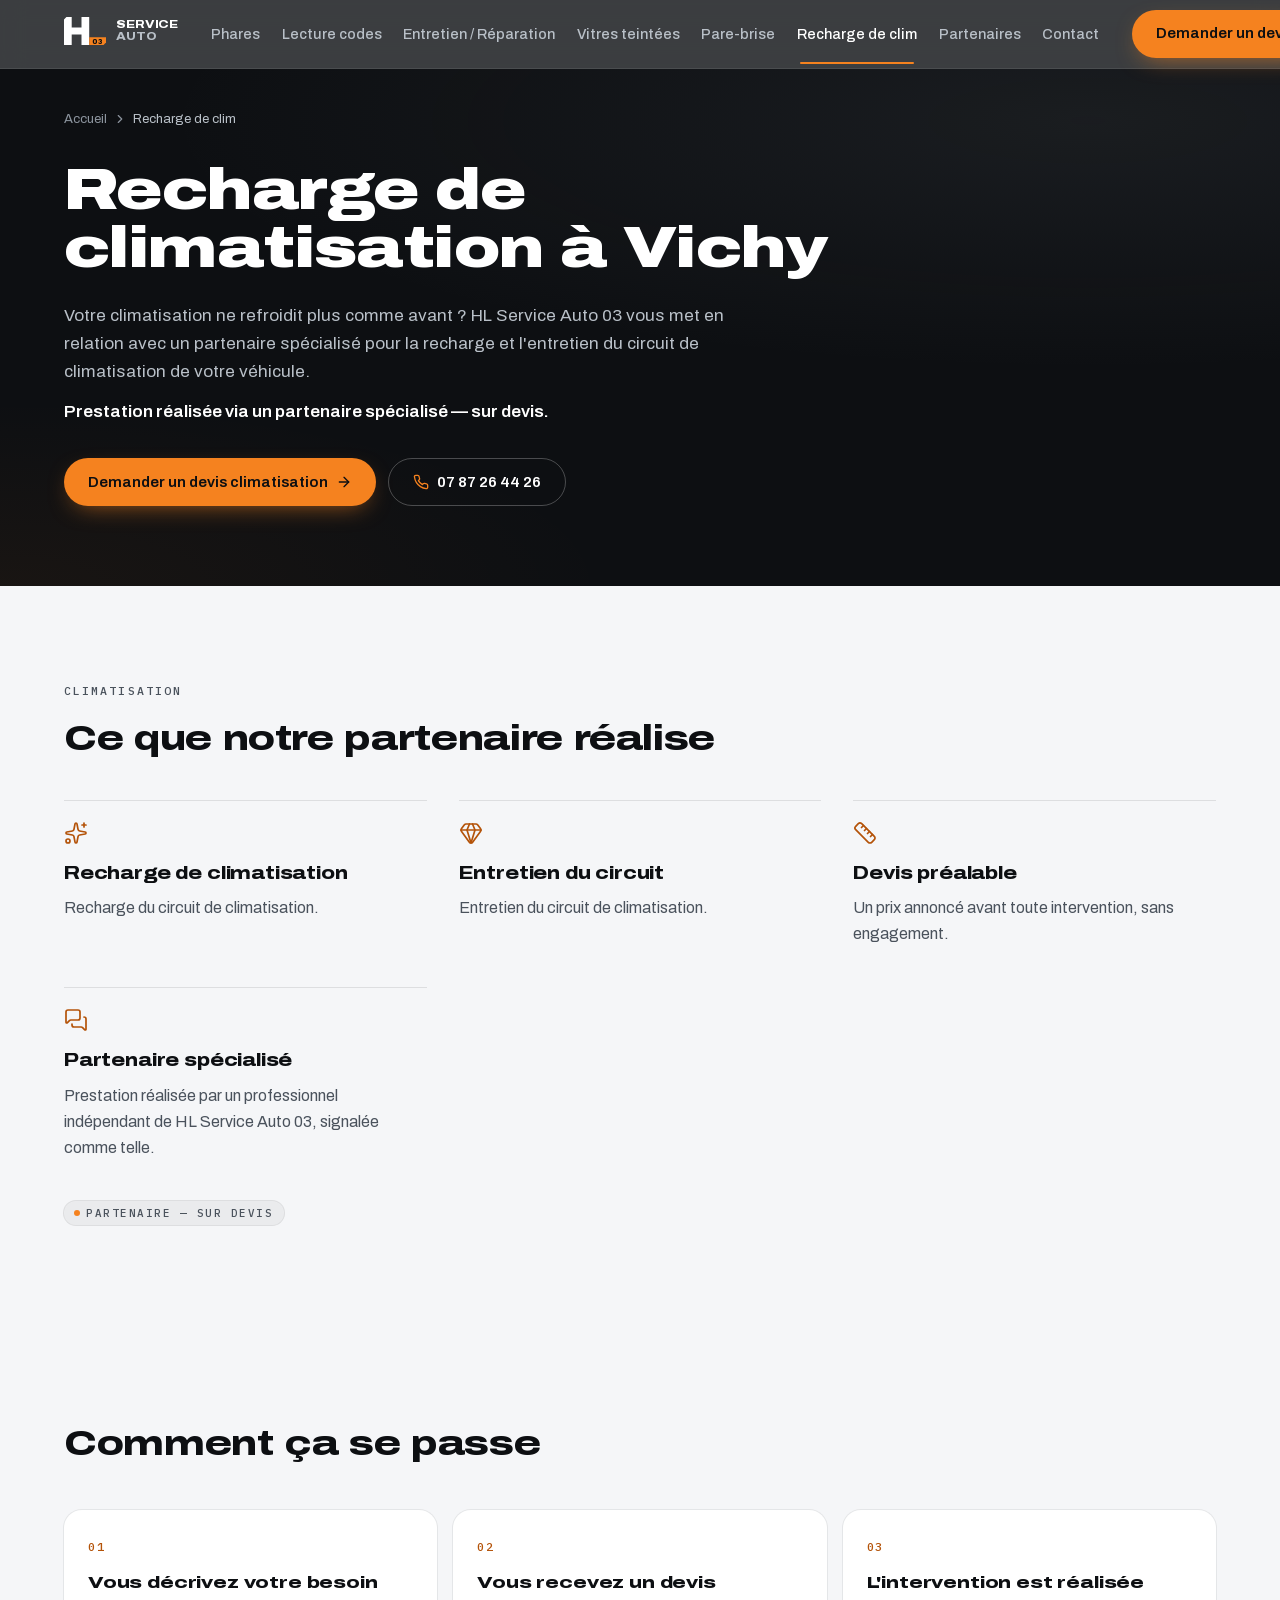
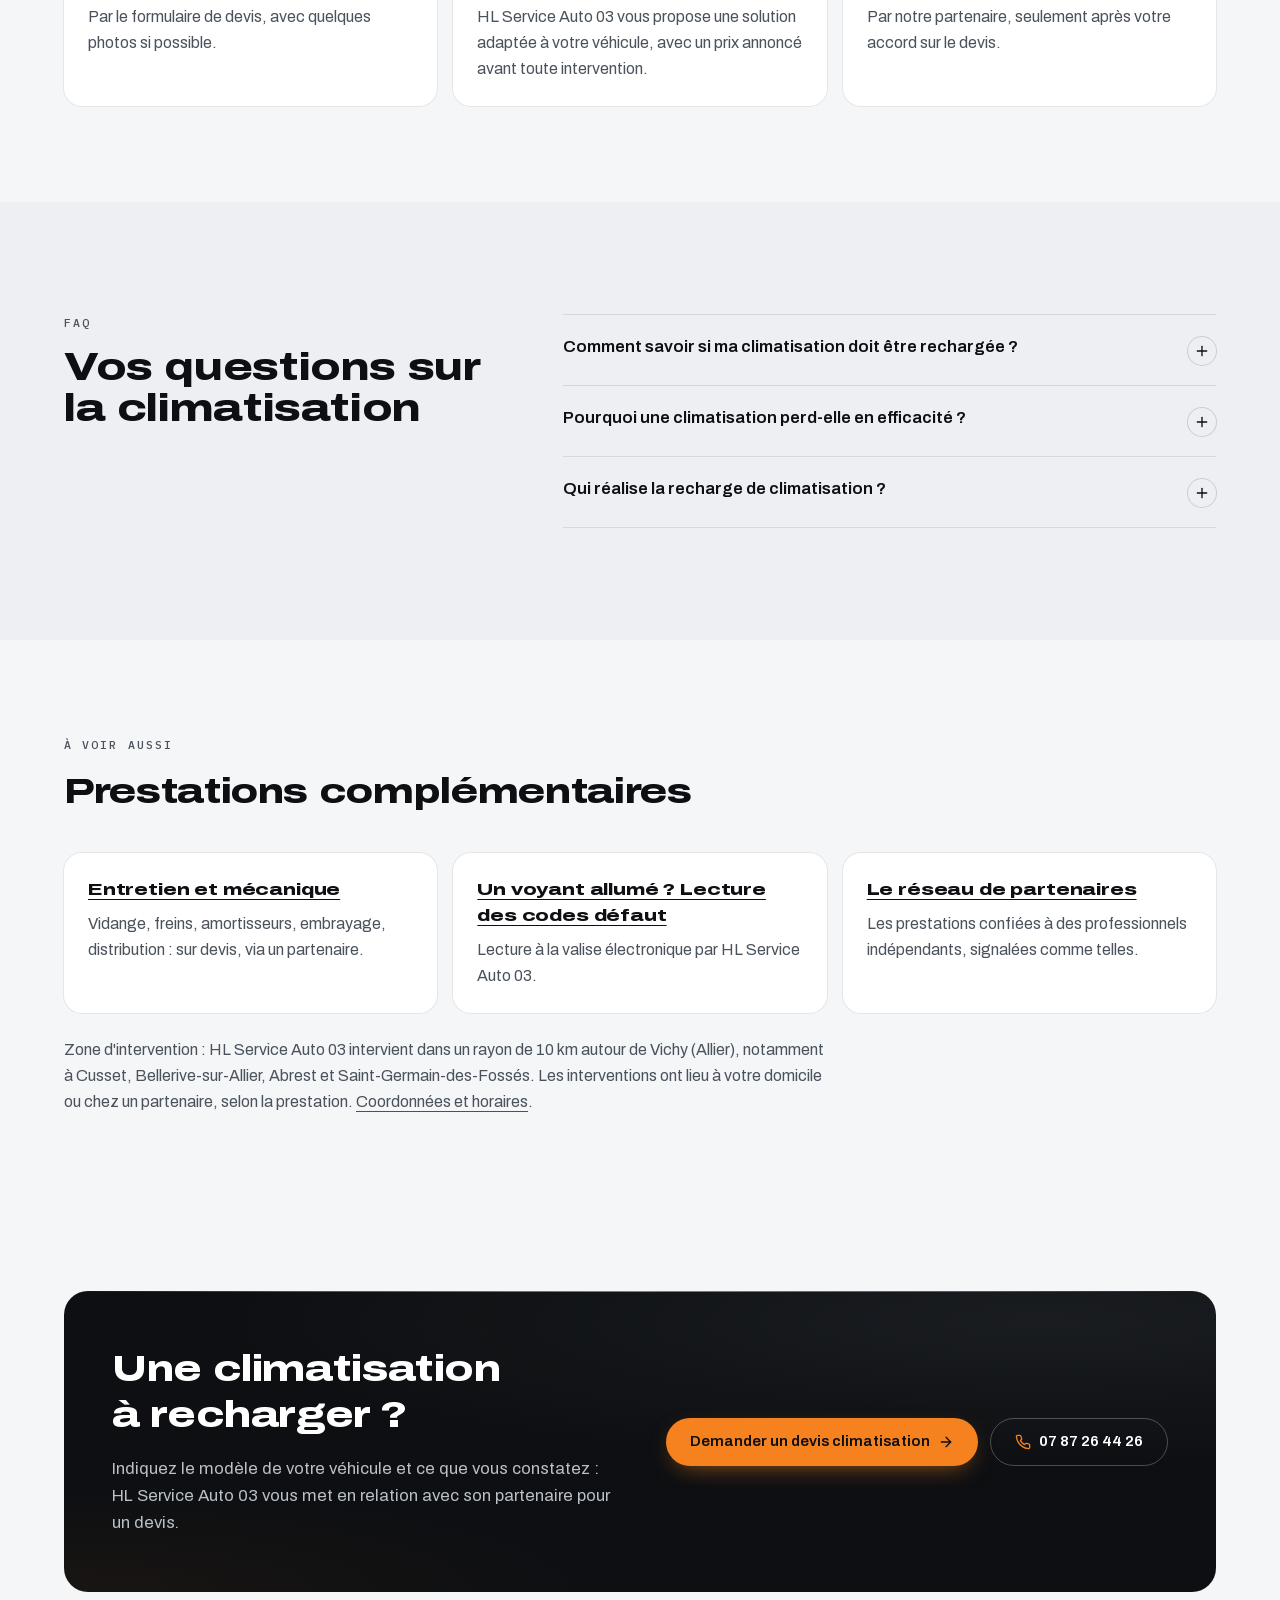
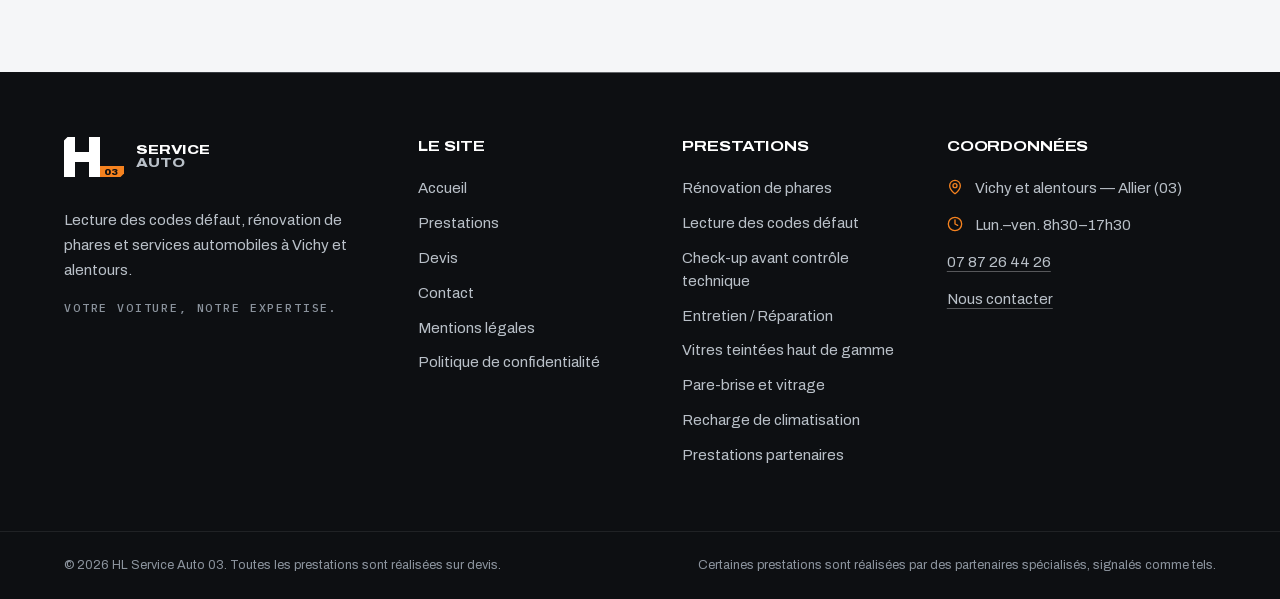
<file: recharge-clim.html>
<!DOCTYPE html><html lang="fr" class="archivo_8c2be2a3-module__iX1fDW__variable ibm_plex_mono_992fec55-module__ID1hoq__variable" data-scroll-behavior="smooth"><head><meta charSet="utf-8"/><meta name="viewport" content="width=device-width, initial-scale=1"/><link rel="preload" href="assets/media/21ca8f3f56c22ca2-s.p.14a9xpaqsbppk.woff2" as="font" crossorigin="" type="font/woff2"/><link rel="preload" href="assets/media/effe91970fc4db64-s.p.28xcb7557rbh2.woff2" as="font" crossorigin="" type="font/woff2"/><link rel="stylesheet" href="assets/1mr0bpzl0qhpt.css" data-precedence="next"/><meta name="theme-color" content="#0d0f12"/><meta name="color-scheme" content="light"/><title>Recharge de climatisation à Vichy | HL Service Auto 03</title><meta name="description" content="Recharge et entretien de climatisation automobile à Vichy et alentours, réalisés par un partenaire spécialisé. Demandez votre devis à HL Service Auto 03."/><meta name="application-name" content="HL Service Auto 03"/><link rel="manifest" href="assets/manifest.webmanifest"/><meta name="robots" content="index, follow"/><link rel="canonical" href="https://hlservice-auto03.fr/recharge-clim.html"/><meta name="format-detection" content="telephone=no, address=no, email=no"/><meta property="og:title" content="Recharge de climatisation à Vichy | HL Service Auto 03"/><meta property="og:description" content="Recharge et entretien de climatisation automobile à Vichy et alentours, réalisés par un partenaire spécialisé. Demandez votre devis à HL Service Auto 03."/><meta property="og:url" content="https://hlservice-auto03.fr/recharge-clim.html"/><meta property="og:site_name" content="HL Service Auto 03"/><meta property="og:locale" content="fr_FR"/><meta property="og:type" content="website"/><meta name="twitter:card" content="summary_large_image"/><meta name="twitter:title" content="Recharge de climatisation à Vichy | HL Service Auto 03"/><meta name="twitter:description" content="Recharge et entretien de climatisation automobile à Vichy et alentours, réalisés par un partenaire spécialisé. Demandez votre devis à HL Service Auto 03."/><link rel="icon" href="assets/favicon.ico" sizes="48x48" type="image/x-icon"/><link rel="icon" href="assets/icon.svg" sizes="any" type="image/svg+xml"/><link rel="apple-touch-icon" href="assets/apple-icon.png" sizes="180x180" type="image/png"/><meta name="next-size-adjust" content=""/><style>@media (min-width:1024px) and (max-width:1399px){header nav ul.gap-1 a{padding-left:.55rem;padding-right:.55rem}}</style><meta property="og:image" content="https://hlservice-auto03.fr/og-hlservice.jpg"/><meta property="og:image:width" content="1200"/><meta property="og:image:height" content="630"/><meta property="og:image:alt" content="HL Service Auto 03 — rénovation de phares et lecture des codes défaut à Vichy"/><meta name="twitter:image" content="https://hlservice-auto03.fr/og-hlservice.jpg"/><script type="application/ld+json">{"@context":"https://schema.org","@graph":[{"@type":"WebPage","@id":"https://hlservice-auto03.fr/recharge-clim.html#webpage","url":"https://hlservice-auto03.fr/recharge-clim.html","name":"Recharge de climatisation à Vichy | HL Service Auto 03","description":"Recharge et entretien de climatisation automobile à Vichy et alentours, réalisés par un partenaire spécialisé. Demandez votre devis à HL Service Auto 03.","inLanguage":"fr-FR","isPartOf":{"@id":"https://hlservice-auto03.fr/#site"},"about":{"@id":"https://hlservice-auto03.fr/#entreprise"},"dateModified":"2026-10-09","breadcrumb":{"@id":"https://hlservice-auto03.fr/recharge-clim.html#breadcrumb"},"mainEntity":{"@id":"https://hlservice-auto03.fr/recharge-clim.html#service"}},{"@type":"AutoRepair","@id":"https://hlservice-auto03.fr/#entreprise","name":"HL Service Auto 03","url":"https://hlservice-auto03.fr/","telephone":"+33787264426"},{"@type":"BreadcrumbList","@id":"https://hlservice-auto03.fr/recharge-clim.html#breadcrumb","itemListElement":[{"@type":"ListItem","position":1,"name":"Accueil","item":"https://hlservice-auto03.fr/"},{"@type":"ListItem","position":2,"name":"Recharge et entretien de climatisation","item":"https://hlservice-auto03.fr/recharge-clim.html"}]},{"@type":"Service","@id":"https://hlservice-auto03.fr/recharge-clim.html#service","name":"Recharge et entretien de climatisation","serviceType":"Recharge et entretien de climatisation","description":"Recharge et entretien du circuit de climatisation automobile par un partenaire spécialisé. Sur devis.","url":"https://hlservice-auto03.fr/recharge-clim.html","areaServed":[{"@type":"City","name":"Vichy"},{"@type":"City","name":"Cusset"},{"@type":"City","name":"Bellerive-sur-Allier"},{"@type":"City","name":"Abrest"},{"@type":"City","name":"Saint-Germain-des-Fossés"}],"offers":{"@type":"Offer","description":"Prix communiqué sur devis, avant toute intervention."},"broker":{"@id":"https://hlservice-auto03.fr/#entreprise"}},{"@type":"FAQPage","@id":"https://hlservice-auto03.fr/recharge-clim.html#faq","mainEntity":[{"@type":"Question","name":"Comment savoir si ma climatisation doit être rechargée ?","acceptedAnswer":{"@type":"Answer","text":"Le signe le plus courant est un air moins frais qu'auparavant. Une odeur désagréable ou un bruit inhabituel à la mise en marche peuvent aussi indiquer qu'un entretien du circuit est utile."}},{"@type":"Question","name":"Pourquoi une climatisation perd-elle en efficacité ?","acceptedAnswer":{"@type":"Answer","text":"Avec le temps, le circuit perd naturellement une petite partie de son gaz réfrigérant, ce qui réduit sa capacité à refroidir. Une fuite peut aussi en être la cause: c'est au professionnel de le déterminer lors de l'intervention."}},{"@type":"Question","name":"Qui réalise la recharge de climatisation ?","acceptedAnswer":{"@type":"Answer","text":"La recharge et l'entretien du circuit sont réalisés par un partenaire spécialisé, professionnel indépendant de HL Service Auto 03, après votre accord sur le devis."}}]}]}</script><script defer src="https://cloud.umami.is/script.js" data-website-id="69b320fe-6316-4dba-9961-7a17dd2dff12" data-domains="hlservice-auto03.fr"></script></head><body class="has-mobile-bar flex min-h-dvh flex-col antialiased"><div hidden=""><!--$--><!--/$--></div><a href="#contenu" class="sr-only z-50 rounded-pill bg-amber px-5 py-3 font-semibold text-ink focus:not-sr-only focus:fixed focus:left-4 focus:top-4">Aller au contenu</a><header class="sticky top-0 z-40 border-b border-white/[0.08] bg-ink/90 backdrop-blur-md supports-[backdrop-filter]:bg-ink/80"><div class="mx-auto w-full max-w-[76rem] px-5 sm:px-8 flex h-[4.25rem] items-center justify-between gap-6"><a class="shrink-0 rounded-md" aria-label="HL Service Auto 03 — accueil" href="./"><span class="inline-flex items-center gap-2.5"><svg viewBox="0 0 120 80" class="h-7 w-auto" aria-hidden="true" focusable="false"><polygon points="7,0 22,0 22,30 50,30 50,0 72,0 72,80 50,80 50,50 22,50 22,80 0,80 0,7" class="fill-white"></polygon><polygon points="72,58 120,58 120,73 113,80 72,80" class="fill-amber"></polygon><text x="94" y="76" text-anchor="middle" font-family="Archivo, Arial Black, sans-serif" font-weight="900" font-size="19" fill="#0D0F12">03</text></svg><span aria-hidden="true" class="font-display font-extrabold uppercase leading-[1.05] text-[0.66rem] tracking-[0.26em] text-white">Service<!-- --> <span class="block text-mist">Auto</span></span><span class="sr-only">HL Service Auto 03</span></span></a><nav aria-label="Navigation principale" class="hidden xl:block"><ul class="flex items-center gap-1"><li><a class="relative whitespace-nowrap rounded-md px-3 py-2 text-[0.9rem] font-medium transition-colors text-mist hover:text-white" href="renovation-phares.html">Phares</a></li><li><a class="relative whitespace-nowrap rounded-md px-3 py-2 text-[0.9rem] font-medium transition-colors text-mist hover:text-white" href="diagnostic-auto.html">Lecture codes</a></li><li><a class="relative whitespace-nowrap rounded-md px-3 py-2 text-[0.9rem] font-medium transition-colors text-mist hover:text-white" href="entretien-mecanique.html">Entretien / Réparation</a></li><li><a class="relative whitespace-nowrap rounded-md px-3 py-2 text-[0.9rem] font-medium transition-colors text-mist hover:text-white" href="vitres-teintees.html">Vitres teintées</a></li><li><a class="relative whitespace-nowrap rounded-md px-3 py-2 text-[0.9rem] font-medium transition-colors text-mist hover:text-white" href="pare-brise.html">Pare-brise</a></li><li><a aria-current="page" class="relative whitespace-nowrap rounded-md px-3 py-2 text-[0.9rem] font-medium transition-colors text-white" href="recharge-clim.html">Recharge de clim<span aria-hidden="true" class="absolute inset-x-3 -bottom-[0.9rem] h-0.5 rounded-full bg-amber"></span></a></li><li><a class="relative whitespace-nowrap rounded-md px-3 py-2 text-[0.9rem] font-medium transition-colors text-mist hover:text-white" href="prestations-partenaires.html">Partenaires</a></li><li><a class="relative whitespace-nowrap rounded-md px-3 py-2 text-[0.9rem] font-medium transition-colors text-mist hover:text-white" href="contact.html">Contact</a></li></ul></nav><div class="flex items-center gap-2"><div class="hidden lg:block"><a class="group inline-flex min-h-12 items-center justify-center gap-2 rounded-pill px-6 text-[0.95rem] font-semibold transition-[background-color,color,border-color,transform,box-shadow] duration-200 ease-out active:scale-[0.98] bg-amber text-ink shadow-[0_8px_24px_-10px_rgb(245_130_31/0.7)] hover:bg-amber-soft min-h-11 whitespace-nowrap px-5 text-sm" data-umami-event="Clic devis" data-umami-event-emplacement="en-tete" href="devis.html">Demander un devis</a></div><div class="xl:hidden"><button type="button" aria-expanded="false" aria-controls="_R_ulb_" class="inline-flex size-11 items-center justify-center rounded-pill border border-white/15 text-white transition-colors hover:border-white/40"><svg xmlns="http://www.w3.org/2000/svg" width="24" height="24" viewBox="0 0 24 24" fill="none" stroke="currentColor" stroke-width="2" stroke-linecap="round" stroke-linejoin="round" class="lucide lucide-menu size-5" aria-hidden="true"><path d="M4 5h16"></path><path d="M4 12h16"></path><path d="M4 19h16"></path></svg><span class="sr-only">Ouvrir le menu</span></button><div id="_R_ulb_" hidden="" class="fixed inset-x-0 bottom-0 top-[4.25rem] z-40 overflow-y-auto bg-ink px-5 pb-28 pt-6"><nav aria-label="Navigation mobile"><ul class="divide-y divide-white/[0.08] border-y border-white/[0.08]"><li><a class="font-display flex items-center justify-between py-4 text-lg font-bold text-silver" href="./">Accueil</a></li><li><a class="font-display flex items-center justify-between py-4 text-lg font-bold text-silver" href="renovation-phares.html">Phares</a></li><li><a class="font-display flex items-center justify-between py-4 text-lg font-bold text-silver" href="diagnostic-auto.html">Lecture des codes défaut</a></li><li><a class="font-display flex items-center justify-between py-4 text-lg font-bold text-silver" href="entretien-mecanique.html">Entretien / Réparation</a></li><li><a class="font-display flex items-center justify-between py-4 text-lg font-bold text-silver" href="vitres-teintees.html">Vitres teintées</a></li><li><a class="font-display flex items-center justify-between py-4 text-lg font-bold text-silver" href="pare-brise.html">Pare-brise</a></li><li><a aria-current="page" class="font-display flex items-center justify-between py-4 text-lg font-bold text-white" href="recharge-clim.html">Recharge de clim<span aria-hidden="true" class="size-2 rounded-full bg-amber"></span></a></li><li><a class="font-display flex items-center justify-between py-4 text-lg font-bold text-silver" href="prestations-partenaires.html">Partenaires</a></li><li><a class="font-display flex items-center justify-between py-4 text-lg font-bold text-silver" href="contact.html">Contact</a></li></ul></nav><div class="mt-8 grid gap-3"><a class="group inline-flex min-h-12 items-center justify-center gap-2 rounded-pill px-6 text-[0.95rem] font-semibold transition-[background-color,color,border-color,transform,box-shadow] duration-200 ease-out active:scale-[0.98] bg-amber text-ink shadow-[0_8px_24px_-10px_rgb(245_130_31/0.7)] hover:bg-amber-soft w-full" data-umami-event="Clic devis" data-umami-event-emplacement="en-tete" href="devis.html">Demander un devis</a></div><p class="mt-8 text-sm text-metal">Vichy et alentours — Allier (03)</p></div></div></div></div></header><main id="contenu" class="flex-1"><section class="bg-ink-grain relative overflow-hidden"><div class="mx-auto w-full max-w-[76rem] px-5 sm:px-8 relative pb-16 pt-8 sm:pb-20 sm:pt-10"><div><nav aria-label="Fil d&#x27;Ariane"><ol class="flex flex-wrap items-center gap-1.5 text-[0.82rem] text-metal"><li><a class="transition-colors hover:text-white" href="./">Accueil</a></li><li aria-hidden="true"><svg xmlns="http://www.w3.org/2000/svg" width="24" height="24" viewBox="0 0 24 24" fill="none" stroke="currentColor" stroke-width="2" stroke-linecap="round" stroke-linejoin="round" class="lucide lucide-chevron-right size-3.5" aria-hidden="true"><path d="m9 18 6-6-6-6"></path></svg></li><li aria-current="page" class="text-mist">Recharge de clim</li></ol></nav><h1 class="mt-8 max-w-4xl text-white"><span class="font-display text-balance block text-[2.25rem] font-black leading-[1.02] sm:text-[3.2rem] lg:text-[3.6rem]">Recharge de climatisation à Vichy</span></h1><div class="text-pretty mt-6 max-w-2xl text-[1.08rem] leading-relaxed text-mist"><p>Votre climatisation ne refroidit plus comme avant ? HL Service Auto 03 vous met en relation avec un partenaire spécialisé pour la recharge et l&#x27;entretien du circuit de climatisation de votre véhicule.</p><p class="font-semibold text-white" style="margin-top:.75rem">Prestation réalisée via un partenaire spécialisé — sur devis.</p></div><div class="mt-8 flex flex-col gap-3 sm:flex-row"><a class="group inline-flex min-h-12 items-center justify-center gap-2 rounded-pill px-6 text-[0.95rem] font-semibold transition-[background-color,color,border-color,transform,box-shadow] duration-200 ease-out active:scale-[0.98] bg-amber text-ink shadow-[0_8px_24px_-10px_rgb(245_130_31/0.7)] hover:bg-amber-soft" data-umami-event="Clic devis" data-umami-event-emplacement="contenu" href="devis.html?prestation=climatisation">Demander un devis climatisation<svg xmlns="http://www.w3.org/2000/svg" width="24" height="24" viewBox="0 0 24 24" fill="none" stroke="currentColor" stroke-width="2" stroke-linecap="round" stroke-linejoin="round" class="lucide lucide-arrow-right size-4 transition-transform duration-200 ease-out group-hover:translate-x-0.5" aria-hidden="true"><path d="M5 12h14"></path><path d="m12 5 7 7-7 7"></path></svg></a><a style="white-space:nowrap" class="group inline-flex min-h-12 items-center justify-center gap-2 rounded-pill px-6 text-[0.95rem] font-semibold transition-[background-color,color,border-color,transform,box-shadow] duration-200 ease-out active:scale-[0.98] border border-white/25 text-white hover:border-white/60 hover:bg-white/5" data-umami-event="Appel" data-umami-event-emplacement="contenu" href="tel:+33787264426"><svg xmlns="http://www.w3.org/2000/svg" width="24" height="24" viewBox="0 0 24 24" fill="none" stroke="currentColor" stroke-width="2" stroke-linecap="round" stroke-linejoin="round" class="size-4 text-amber" aria-hidden="true"><path d="M22 16.92v3a2 2 0 0 1-2.18 2 19.79 19.79 0 0 1-8.63-3.07 19.5 19.5 0 0 1-6-6 19.79 19.79 0 0 1-3.07-8.67A2 2 0 0 1 4.11 2h3a2 2 0 0 1 2 1.72 12.84 12.84 0 0 0 .7 2.81 2 2 0 0 1-.45 2.11L8.09 9.91a16 16 0 0 0 6 6l1.27-1.27a2 2 0 0 1 2.11-.45 12.84 12.84 0 0 0 2.81.7A2 2 0 0 1 22 16.92z"></path></svg>07 87 26 44 26</a></div></div></div></section><section aria-labelledby="pourquoi-vitres-title" class="py-16 sm:py-24"><div class="mx-auto w-full max-w-[76rem] px-5 sm:px-8"><p class="mb-4 font-mono text-[0.72rem] font-medium uppercase tracking-[0.18em] text-slate">Climatisation</p><h2 id="pourquoi-vitres-title" class="font-display text-balance max-w-3xl text-[1.75rem] font-extrabold leading-tight text-ink sm:text-[2.2rem]">Ce que notre partenaire réalise</h2><div class="mt-10"><ul class="grid gap-x-8 gap-y-10 sm:grid-cols-2 lg:grid-cols-3"><li class="reveal"><div class="border-t border-ink/10 pt-5"><svg xmlns="http://www.w3.org/2000/svg" width="24" height="24" viewBox="0 0 24 24" fill="none" stroke="currentColor" stroke-width="1.7" stroke-linecap="round" stroke-linejoin="round" class="lucide lucide-sparkles lucide-stars size-6 text-amber-deep" aria-hidden="true"><path d="M11.017 2.814a1 1 0 0 1 1.966 0l1.051 5.558a2 2 0 0 0 1.594 1.594l5.558 1.051a1 1 0 0 1 0 1.966l-5.558 1.051a2 2 0 0 0-1.594 1.594l-1.051 5.558a1 1 0 0 1-1.966 0l-1.051-5.558a2 2 0 0 0-1.594-1.594l-5.558-1.051a1 1 0 0 1 0-1.966l5.558-1.051a2 2 0 0 0 1.594-1.594z"></path><path d="M20 2v4"></path><path d="M22 4h-4"></path><circle cx="4" cy="20" r="2"></circle></svg><h3 class="font-display mt-4 text-[1.1rem] font-extrabold text-ink">Recharge de climatisation</h3><p class="mt-2 leading-relaxed text-slate">Recharge du circuit de climatisation.</p></div></li><li class="reveal"><div class="border-t border-ink/10 pt-5"><svg xmlns="http://www.w3.org/2000/svg" width="24" height="24" viewBox="0 0 24 24" fill="none" stroke="currentColor" stroke-width="1.7" stroke-linecap="round" stroke-linejoin="round" class="lucide lucide-gem size-6 text-amber-deep" aria-hidden="true"><path d="M10.5 3 8 9l4 13 4-13-2.5-6"></path><path d="M17 3a2 2 0 0 1 1.6.8l3 4a2 2 0 0 1 .013 2.382l-7.99 10.986a2 2 0 0 1-3.247 0l-7.99-10.986A2 2 0 0 1 2.4 7.8l2.998-3.997A2 2 0 0 1 7 3z"></path><path d="M2 9h20"></path></svg><h3 class="font-display mt-4 text-[1.1rem] font-extrabold text-ink">Entretien du circuit</h3><p class="mt-2 leading-relaxed text-slate">Entretien du circuit de climatisation.</p></div></li><li class="reveal"><div class="border-t border-ink/10 pt-5"><svg xmlns="http://www.w3.org/2000/svg" width="24" height="24" viewBox="0 0 24 24" fill="none" stroke="currentColor" stroke-width="1.7" stroke-linecap="round" stroke-linejoin="round" class="lucide lucide-ruler size-6 text-amber-deep" aria-hidden="true"><path d="M21.3 15.3a2.4 2.4 0 0 1 0 3.4l-2.6 2.6a2.4 2.4 0 0 1-3.4 0L2.7 8.7a2.41 2.41 0 0 1 0-3.4l2.6-2.6a2.41 2.41 0 0 1 3.4 0Z"></path><path d="m14.5 12.5 2-2"></path><path d="m11.5 9.5 2-2"></path><path d="m8.5 6.5 2-2"></path><path d="m17.5 15.5 2-2"></path></svg><h3 class="font-display mt-4 text-[1.1rem] font-extrabold text-ink">Devis préalable</h3><p class="mt-2 leading-relaxed text-slate">Un prix annoncé avant toute intervention, sans engagement.</p></div></li><li class="reveal"><div class="border-t border-ink/10 pt-5"><svg xmlns="http://www.w3.org/2000/svg" width="24" height="24" viewBox="0 0 24 24" fill="none" stroke="currentColor" stroke-width="1.7" stroke-linecap="round" stroke-linejoin="round" class="lucide lucide-messages-square size-6 text-amber-deep" aria-hidden="true"><path d="M16 10a2 2 0 0 1-2 2H6.828a2 2 0 0 0-1.414.586l-2.202 2.202A.71.71 0 0 1 2 14.286V4a2 2 0 0 1 2-2h10a2 2 0 0 1 2 2z"></path><path d="M20 9a2 2 0 0 1 2 2v10.286a.71.71 0 0 1-1.212.502l-2.202-2.202A2 2 0 0 0 17.172 19H10a2 2 0 0 1-2-2v-1"></path></svg><h3 class="font-display mt-4 text-[1.1rem] font-extrabold text-ink">Partenaire spécialisé</h3><p class="mt-2 leading-relaxed text-slate">Prestation réalisée par un professionnel indépendant de HL Service Auto 03, signalée comme telle.</p></div></li></ul><span class="inline-flex items-center gap-1.5 rounded-pill px-2.5 py-1 font-mono text-[0.68rem] font-medium uppercase tracking-[0.14em] bg-ink/[0.045] text-slate ring-1 ring-ink/10 mt-10"><span aria-hidden="true" class="size-1.5 rounded-full bg-amber"></span>Partenaire — sur devis</span></div></div></section><section aria-labelledby="etapes-ent-title" class="py-16 sm:py-24"><div class="mx-auto w-full max-w-[76rem] px-5 sm:px-8"><h2 id="etapes-ent-title" class="font-display text-[1.75rem] font-extrabold text-ink sm:text-[2.2rem]">Comment ça se passe</h2><ol class="grid gap-4 md:grid-cols-3 mt-10"><li class="rounded-card bg-white p-6 ring-1 ring-ink/[0.07]"><span class="font-mono text-[0.75rem] font-medium tracking-[0.14em] text-amber-deep">01</span><p class="font-display mt-3 text-[1.08rem] font-extrabold text-ink">Vous décrivez votre besoin</p><p class="mt-2 leading-relaxed text-slate">Par le formulaire de devis, avec quelques photos si possible.</p></li><li class="rounded-card bg-white p-6 ring-1 ring-ink/[0.07]"><span class="font-mono text-[0.75rem] font-medium tracking-[0.14em] text-amber-deep">02</span><p class="font-display mt-3 text-[1.08rem] font-extrabold text-ink">Vous recevez un devis</p><p class="mt-2 leading-relaxed text-slate">HL Service Auto 03 vous propose une solution adaptée à votre véhicule, avec un prix annoncé avant toute intervention.</p></li><li class="rounded-card bg-white p-6 ring-1 ring-ink/[0.07]"><span class="font-mono text-[0.75rem] font-medium tracking-[0.14em] text-amber-deep">03</span><p class="font-display mt-3 text-[1.08rem] font-extrabold text-ink">L&#x27;intervention est réalisée</p><p class="mt-2 leading-relaxed text-slate">Par notre partenaire, seulement après votre accord sur le devis.</p></li></ol></div></section><section id="faq-clim" aria-labelledby="faq-clim-title" class="py-20 sm:py-28 bg-silver/50"><div class="mx-auto w-full max-w-[76rem] px-5 sm:px-8 grid gap-12 lg:grid-cols-[0.8fr_1.2fr] lg:gap-16"><div class="max-w-3xl"><p class="font-mono text-[0.72rem] font-medium uppercase tracking-[0.18em] text-slate mb-4">FAQ</p><h2 id="faq-clim-title" class="font-display text-balance text-[1.85rem] font-extrabold leading-[1.08] sm:text-[2.4rem] text-ink">Vos questions sur la climatisation</h2></div><div class="divide-y divide-ink/10 border-y border-ink/10"><details class="group"><summary class="flex cursor-pointer items-start justify-between gap-6 py-5 text-left font-semibold text-ink transition-colors hover:text-amber-deep"><span class="text-[1.05rem] leading-snug">Comment savoir si ma climatisation doit être rechargée ?</span><span class="mt-0.5 inline-flex size-7 shrink-0 items-center justify-center rounded-full ring-1 ring-ink/15"><svg xmlns="http://www.w3.org/2000/svg" width="24" height="24" viewBox="0 0 24 24" fill="none" stroke="currentColor" stroke-width="2" stroke-linecap="round" stroke-linejoin="round" class="lucide lucide-plus faq-icon size-4 transition-transform duration-200 ease-out" aria-hidden="true"><path d="M5 12h14"></path><path d="M12 5v14"></path></svg></span></summary><p class="text-pretty -mt-1 pb-6 pr-12 leading-relaxed text-slate">Le signe le plus courant est un air moins frais qu&#x27;auparavant. Une odeur désagréable ou un bruit inhabituel à la mise en marche peuvent aussi indiquer qu&#x27;un entretien du circuit est utile.</p></details><details class="group"><summary class="flex cursor-pointer items-start justify-between gap-6 py-5 text-left font-semibold text-ink transition-colors hover:text-amber-deep"><span class="text-[1.05rem] leading-snug">Pourquoi une climatisation perd-elle en efficacité ?</span><span class="mt-0.5 inline-flex size-7 shrink-0 items-center justify-center rounded-full ring-1 ring-ink/15"><svg xmlns="http://www.w3.org/2000/svg" width="24" height="24" viewBox="0 0 24 24" fill="none" stroke="currentColor" stroke-width="2" stroke-linecap="round" stroke-linejoin="round" class="lucide lucide-plus faq-icon size-4 transition-transform duration-200 ease-out" aria-hidden="true"><path d="M5 12h14"></path><path d="M12 5v14"></path></svg></span></summary><p class="text-pretty -mt-1 pb-6 pr-12 leading-relaxed text-slate">Avec le temps, le circuit perd naturellement une petite partie de son gaz réfrigérant, ce qui réduit sa capacité à refroidir. Une fuite peut aussi en être la cause : c&#x27;est au professionnel de le déterminer lors de l&#x27;intervention.</p></details><details class="group"><summary class="flex cursor-pointer items-start justify-between gap-6 py-5 text-left font-semibold text-ink transition-colors hover:text-amber-deep"><span class="text-[1.05rem] leading-snug">Qui réalise la recharge de climatisation ?</span><span class="mt-0.5 inline-flex size-7 shrink-0 items-center justify-center rounded-full ring-1 ring-ink/15"><svg xmlns="http://www.w3.org/2000/svg" width="24" height="24" viewBox="0 0 24 24" fill="none" stroke="currentColor" stroke-width="2" stroke-linecap="round" stroke-linejoin="round" class="lucide lucide-plus faq-icon size-4 transition-transform duration-200 ease-out" aria-hidden="true"><path d="M5 12h14"></path><path d="M12 5v14"></path></svg></span></summary><p class="text-pretty -mt-1 pb-6 pr-12 leading-relaxed text-slate">La recharge et l&#x27;entretien du circuit sont réalisés par un partenaire spécialisé, professionnel indépendant de HL Service Auto 03, après votre accord sur le devis.</p></details></div></div></section><section aria-labelledby="liens-title" class="py-16 sm:py-24"><div class="mx-auto w-full max-w-[76rem] px-5 sm:px-8"><p class="mb-4 font-mono text-[0.72rem] font-medium uppercase tracking-[0.18em] text-slate">À voir aussi</p><h2 id="liens-title" class="font-display text-balance max-w-3xl text-[1.75rem] font-extrabold leading-tight text-ink sm:text-[2.2rem]">Prestations complémentaires</h2><ul class="grid gap-4 md:grid-cols-3 mt-10"><li class="rounded-card bg-white p-6 ring-1 ring-ink/[0.07]"><p class="font-display text-[1.08rem] font-extrabold text-ink"><a class="underline underline-offset-4 hover:text-amber-deep" href="entretien-mecanique.html">Entretien et mécanique</a></p><p class="mt-2 leading-relaxed text-slate">Vidange, freins, amortisseurs, embrayage, distribution : sur devis, via un partenaire.</p></li><li class="rounded-card bg-white p-6 ring-1 ring-ink/[0.07]"><p class="font-display text-[1.08rem] font-extrabold text-ink"><a class="underline underline-offset-4 hover:text-amber-deep" href="diagnostic-auto.html">Un voyant allumé ? Lecture des codes défaut</a></p><p class="mt-2 leading-relaxed text-slate">Lecture à la valise électronique par HL Service Auto 03.</p></li><li class="rounded-card bg-white p-6 ring-1 ring-ink/[0.07]"><p class="font-display text-[1.08rem] font-extrabold text-ink"><a class="underline underline-offset-4 hover:text-amber-deep" href="prestations-partenaires.html">Le réseau de partenaires</a></p><p class="mt-2 leading-relaxed text-slate">Les prestations confiées à des professionnels indépendants, signalées comme telles.</p></li></ul><p class="mt-6 max-w-3xl leading-relaxed text-slate">Zone d'intervention : HL Service Auto 03 intervient dans un rayon de 10 km autour de Vichy (Allier), notamment à Cusset, Bellerive-sur-Allier, Abrest et Saint-Germain-des-Fossés. Les interventions ont lieu à votre domicile ou chez un partenaire, selon la prestation. <a class="underline underline-offset-4 hover:text-amber-deep" href="contact.html">Coordonnées et horaires</a>.</p></div></section><section aria-label="Une climatisation à recharger ?" class="py-16 sm:py-20"><div class="mx-auto w-full max-w-[76rem] px-5 sm:px-8"><div class="bg-ink-grain relative overflow-hidden rounded-[1.5rem] px-7 py-12 sm:px-12 sm:py-14"><div aria-hidden="true" class="metal-rule absolute inset-x-0 top-0 h-px opacity-50"></div><div class="flex flex-col gap-8 lg:flex-row lg:items-center lg:justify-between"><div class="max-w-2xl"><h2 class="font-display text-balance text-[1.9rem] font-extrabold leading-tight text-white sm:text-[2.3rem]">Une climatisation à recharger ?</h2><p class="text-pretty mt-4 text-[1.05rem] leading-relaxed text-mist">Indiquez le modèle de votre véhicule et ce que vous constatez : HL Service Auto 03 vous met en relation avec son partenaire pour un devis.</p></div><div class="flex shrink-0 flex-col gap-3 sm:flex-row"><a class="group inline-flex min-h-12 items-center justify-center gap-2 rounded-pill px-6 text-[0.95rem] font-semibold transition-[background-color,color,border-color,transform,box-shadow] duration-200 ease-out active:scale-[0.98] bg-amber text-ink shadow-[0_8px_24px_-10px_rgb(245_130_31/0.7)] hover:bg-amber-soft" data-umami-event="Clic devis" data-umami-event-emplacement="contenu" href="devis.html?prestation=climatisation">Demander un devis climatisation<svg xmlns="http://www.w3.org/2000/svg" width="24" height="24" viewBox="0 0 24 24" fill="none" stroke="currentColor" stroke-width="2" stroke-linecap="round" stroke-linejoin="round" class="lucide lucide-arrow-right size-4 transition-transform duration-200 ease-out group-hover:translate-x-0.5" aria-hidden="true"><path d="M5 12h14"></path><path d="m12 5 7 7-7 7"></path></svg></a><a style="white-space:nowrap" class="group inline-flex min-h-12 items-center justify-center gap-2 rounded-pill px-6 text-[0.95rem] font-semibold transition-[background-color,color,border-color,transform,box-shadow] duration-200 ease-out active:scale-[0.98] border border-white/25 text-white hover:border-white/60 hover:bg-white/5" data-umami-event="Appel" data-umami-event-emplacement="contenu" href="tel:+33787264426"><svg xmlns="http://www.w3.org/2000/svg" width="24" height="24" viewBox="0 0 24 24" fill="none" stroke="currentColor" stroke-width="2" stroke-linecap="round" stroke-linejoin="round" class="size-4 text-amber" aria-hidden="true"><path d="M22 16.92v3a2 2 0 0 1-2.18 2 19.79 19.79 0 0 1-8.63-3.07 19.5 19.5 0 0 1-6-6 19.79 19.79 0 0 1-3.07-8.67A2 2 0 0 1 4.11 2h3a2 2 0 0 1 2 1.72 12.84 12.84 0 0 0 .7 2.81 2 2 0 0 1-.45 2.11L8.09 9.91a16 16 0 0 0 6 6l1.27-1.27a2 2 0 0 1 2.11-.45 12.84 12.84 0 0 0 2.81.7A2 2 0 0 1 22 16.92z"></path></svg>07 87 26 44 26</a></div></div></div></div></section><!--$--><!--/$--></main><footer class="bg-ink text-mist"><div aria-hidden="true" class="metal-rule h-px opacity-40"></div><div class="mx-auto w-full max-w-[76rem] px-5 sm:px-8 grid gap-12 py-16 md:grid-cols-2 lg:grid-cols-[1.4fr_1fr_1fr_1.2fr] lg:gap-10"><div><a class="inline-block rounded-md" aria-label="HL Service Auto 03 — accueil" href="./"><span class="inline-flex items-center gap-3"><svg viewBox="0 0 120 80" class="h-10 w-auto" aria-hidden="true" focusable="false"><polygon points="7,0 22,0 22,30 50,30 50,0 72,0 72,80 50,80 50,50 22,50 22,80 0,80 0,7" class="fill-white"></polygon><polygon points="72,58 120,58 120,73 113,80 72,80" class="fill-amber"></polygon><text x="94" y="76" text-anchor="middle" font-family="Archivo, Arial Black, sans-serif" font-weight="900" font-size="19" fill="#0D0F12">03</text></svg><span aria-hidden="true" class="font-display font-extrabold uppercase leading-[1.05] text-[0.8rem] tracking-[0.28em] text-white">Service<!-- --> <span class="block text-mist">Auto</span></span><span class="sr-only">HL Service Auto 03</span></span></a><p class="mt-6 max-w-xs text-[0.95rem] leading-relaxed text-mist">Lecture des codes défaut, rénovation de phares et services automobiles à Vichy et alentours.</p><p class="mt-4 font-mono text-[0.72rem] uppercase tracking-[0.16em] text-metal">Votre voiture, notre expertise.</p></div><nav aria-label="Liens du site"><h2 class="font-display text-sm font-bold uppercase tracking-[0.14em] text-white">Le site</h2><ul class="mt-5 space-y-3 text-[0.95rem]"><li><a class="transition-colors hover:text-white" href="./">Accueil</a></li><li><a class="transition-colors hover:text-white" href="./#prestations">Prestations</a></li><li><a class="transition-colors hover:text-white" data-umami-event="Clic devis" data-umami-event-emplacement="pied de page" href="devis.html">Devis</a></li><li><a class="transition-colors hover:text-white" href="contact.html">Contact</a></li><li><a class="transition-colors hover:text-white" href="mentions-legales.html">Mentions légales</a></li><li><a class="transition-colors hover:text-white" href="politique-confidentialite.html">Politique de confidentialité</a></li></ul></nav><nav aria-label="Nos prestations"><h2 class="font-display text-sm font-bold uppercase tracking-[0.14em] text-white">Prestations</h2><ul class="mt-5 space-y-3 text-[0.95rem]"><li><a class="transition-colors hover:text-white" href="renovation-phares.html">Rénovation de phares</a></li><li><a class="transition-colors hover:text-white" href="diagnostic-auto.html">Lecture des codes défaut</a></li><li><a class="transition-colors hover:text-white" href="entretien-mecanique.html#pre-controle">Check-up avant contrôle technique</a></li><li><a class="transition-colors hover:text-white" href="entretien-mecanique.html">Entretien / Réparation</a></li><li><a class="transition-colors hover:text-white" href="vitres-teintees.html">Vitres teintées haut de gamme</a></li><li><a class="transition-colors hover:text-white" href="pare-brise.html">Pare-brise et vitrage</a></li><li><a class="transition-colors hover:text-white" href="recharge-clim.html">Recharge de climatisation</a></li><li><a class="transition-colors hover:text-white" href="prestations-partenaires.html">Prestations partenaires</a></li></ul></nav><div><h2 class="font-display text-sm font-bold uppercase tracking-[0.14em] text-white">Coordonnées</h2><ul class="mt-5 space-y-3.5 text-[0.95rem]"><li class="flex gap-3"><svg xmlns="http://www.w3.org/2000/svg" width="24" height="24" viewBox="0 0 24 24" fill="none" stroke="currentColor" stroke-width="2" stroke-linecap="round" stroke-linejoin="round" class="lucide lucide-map-pin mt-0.5 size-4 shrink-0 text-amber" aria-hidden="true"><path d="M20 10c0 4.993-5.539 10.193-7.399 11.799a1 1 0 0 1-1.202 0C9.539 20.193 4 14.993 4 10a8 8 0 0 1 16 0"></path><circle cx="12" cy="10" r="3"></circle></svg><span>Vichy et alentours — Allier (03)</span></li><li class="flex gap-3"><svg xmlns="http://www.w3.org/2000/svg" width="24" height="24" viewBox="0 0 24 24" fill="none" stroke="currentColor" stroke-width="2" stroke-linecap="round" stroke-linejoin="round" class="lucide lucide-clock mt-0.5 size-4 shrink-0 text-amber" aria-hidden="true"><circle cx="12" cy="12" r="10"></circle><path d="M12 6v6l4 2"></path></svg><span>Lun.–ven. 8h30–17h30</span></li><li><a class="underline decoration-white/30 underline-offset-4 hover:text-white" data-umami-event="Appel" data-umami-event-emplacement="pied de page" href="tel:+33787264426">07 87 26 44 26</a></li><li><a class="underline decoration-white/30 underline-offset-4 hover:text-white" href="contact.html">Nous contacter</a></li></ul></div></div><div class="border-t border-white/[0.08]"><div class="mx-auto w-full max-w-[76rem] px-5 sm:px-8 flex flex-col gap-2 py-6 text-[0.8rem] text-metal sm:flex-row sm:items-center sm:justify-between"><p>© <!-- -->2026<!-- --> <!-- -->HL Service Auto 03<!-- -->. Toutes les prestations sont réalisées sur devis.</p><p>Certaines prestations sont réalisées par des partenaires spécialisés, signalés comme tels.</p></div></div></footer><div class="zone-dark fixed inset-x-0 bottom-0 z-30 border-t border-white/10 bg-ink/95 px-3 pt-3 backdrop-blur-md [padding-bottom:calc(0.75rem+env(safe-area-inset-bottom))] lg:hidden"><div class="mx-auto grid max-w-lg gap-2.5 grid-cols-[1fr_1.35fr]"><a class="inline-flex min-h-12 items-center justify-center gap-2 rounded-pill border border-white/20 font-semibold text-white active:scale-[0.98]" data-umami-event="Appel" data-umami-event-emplacement="barre mobile" href="tel:+33787264426"><svg xmlns="http://www.w3.org/2000/svg" width="24" height="24" viewBox="0 0 24 24" fill="none" stroke="currentColor" stroke-width="2" stroke-linecap="round" stroke-linejoin="round" class="size-[1.1rem] text-amber" aria-hidden="true"><path d="M22 16.92v3a2 2 0 0 1-2.18 2 19.79 19.79 0 0 1-8.63-3.07 19.5 19.5 0 0 1-6-6 19.79 19.79 0 0 1-3.07-8.67A2 2 0 0 1 4.11 2h3a2 2 0 0 1 2 1.72 12.84 12.84 0 0 0 .7 2.81 2 2 0 0 1-.45 2.11L8.09 9.91a16 16 0 0 0 6 6l1.27-1.27a2 2 0 0 1 2.11-.45 12.84 12.84 0 0 0 2.81.7A2 2 0 0 1 22 16.92z"></path></svg>Appeler</a><a class="inline-flex min-h-12 items-center justify-center gap-2 rounded-pill bg-amber font-semibold text-ink active:scale-[0.98]" data-umami-event="Clic devis" data-umami-event-emplacement="barre mobile" href="devis.html"><svg xmlns="http://www.w3.org/2000/svg" width="24" height="24" viewBox="0 0 24 24" fill="none" stroke="currentColor" stroke-width="2" stroke-linecap="round" stroke-linejoin="round" class="lucide lucide-file-text size-[1.1rem]" aria-hidden="true"><path d="M6 22a2 2 0 0 1-2-2V4a2 2 0 0 1 2-2h8a2.4 2.4 0 0 1 1.704.706l3.588 3.588A2.4 2.4 0 0 1 20 8v12a2 2 0 0 1-2 2z"></path><path d="M14 2v5a1 1 0 0 0 1 1h5"></path><path d="M10 9H8"></path><path d="M16 13H8"></path><path d="M16 17H8"></path></svg>Demander un devis</a></div></div><script>
document.querySelectorAll('button[aria-controls]').forEach(function (b) {
  var m = document.getElementById(b.getAttribute('aria-controls'));
  if (!m) return;
  b.addEventListener('click', function () {
    var open = b.getAttribute('aria-expanded') === 'true';
    b.setAttribute('aria-expanded', String(!open));
    if (open) m.setAttribute('hidden', ''); else m.removeAttribute('hidden');
    // le flou de l'en-tête limiterait le menu plein écran à la hauteur de l'en-tête
    var h = b.closest('header');
    if (h) { h.style.backdropFilter = open ? '' : 'none'; h.style.webkitBackdropFilter = open ? '' : 'none'; }
    document.body.style.overflow = open ? '' : 'hidden';
    var t = b.querySelector('.sr-only'); if (t) t.textContent = open ? 'Ouvrir le menu' : 'Fermer le menu';
  });
});
</script></body></html>
</file>
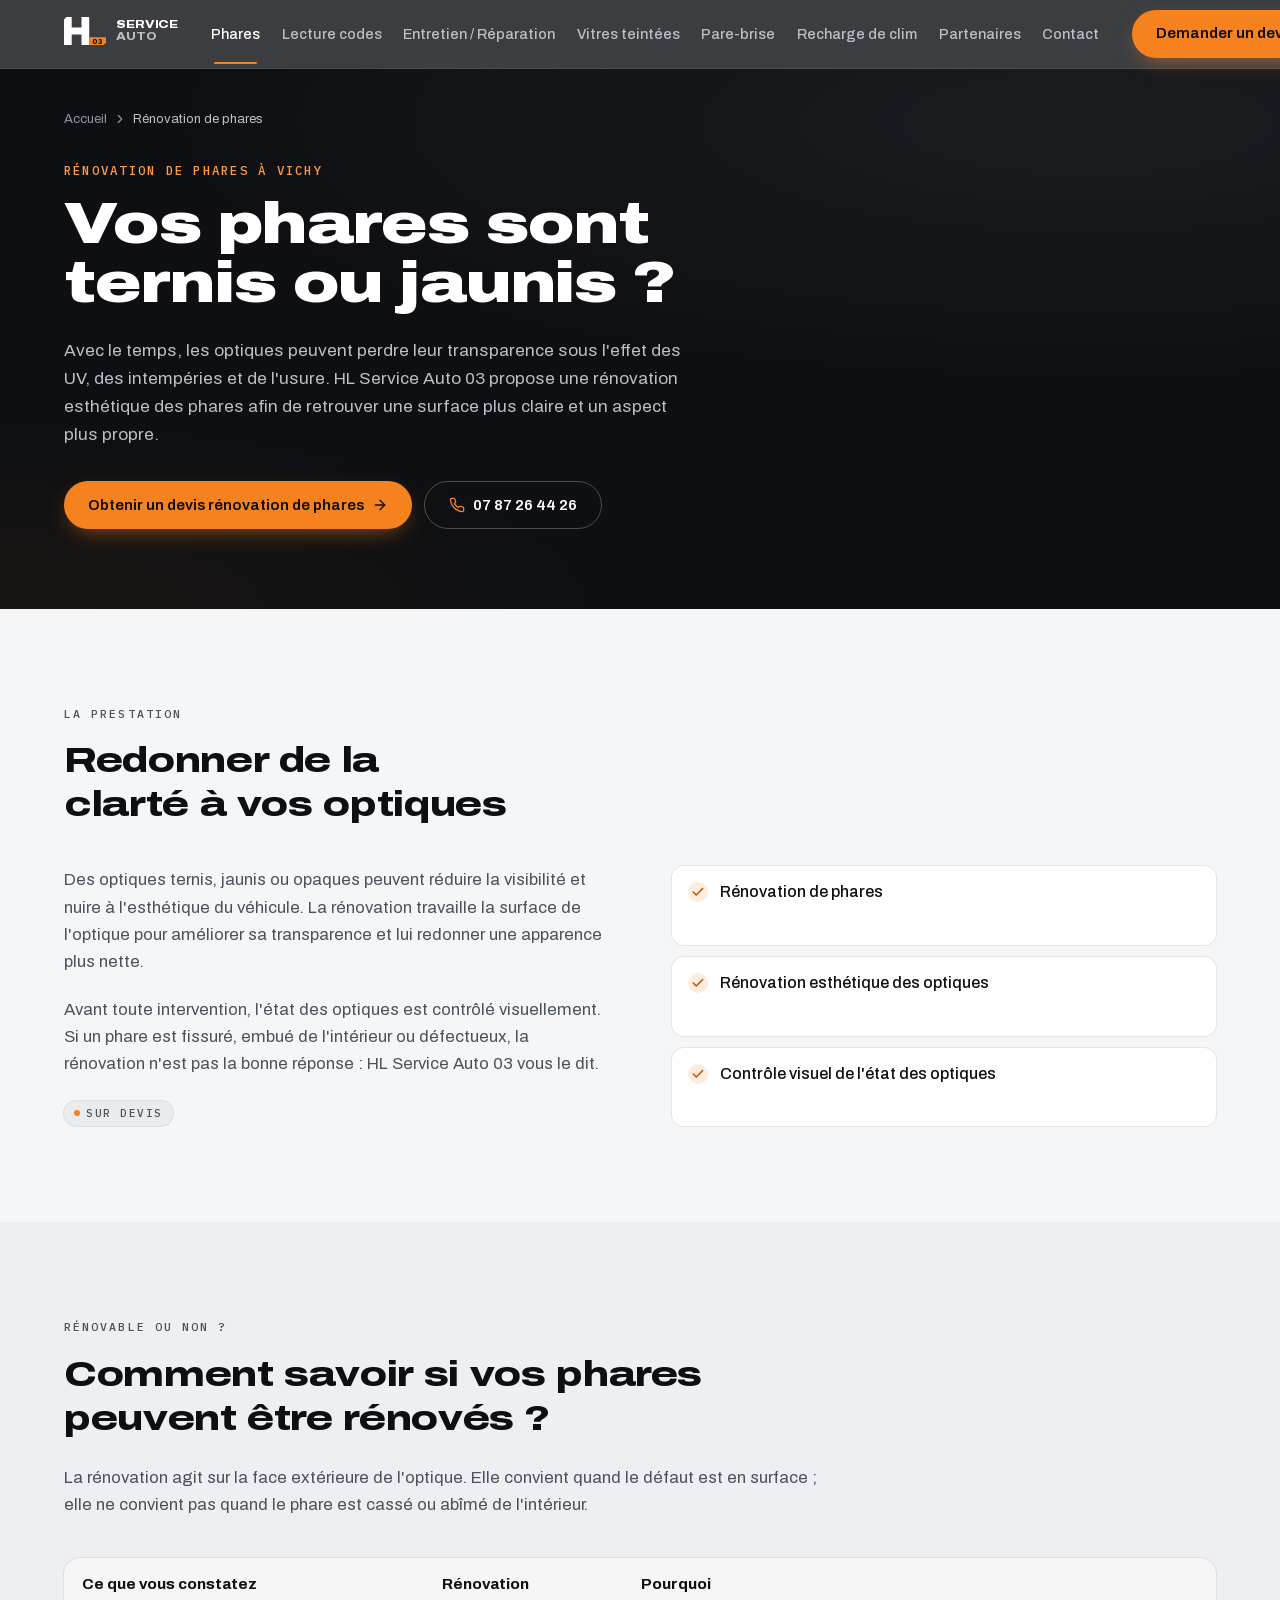
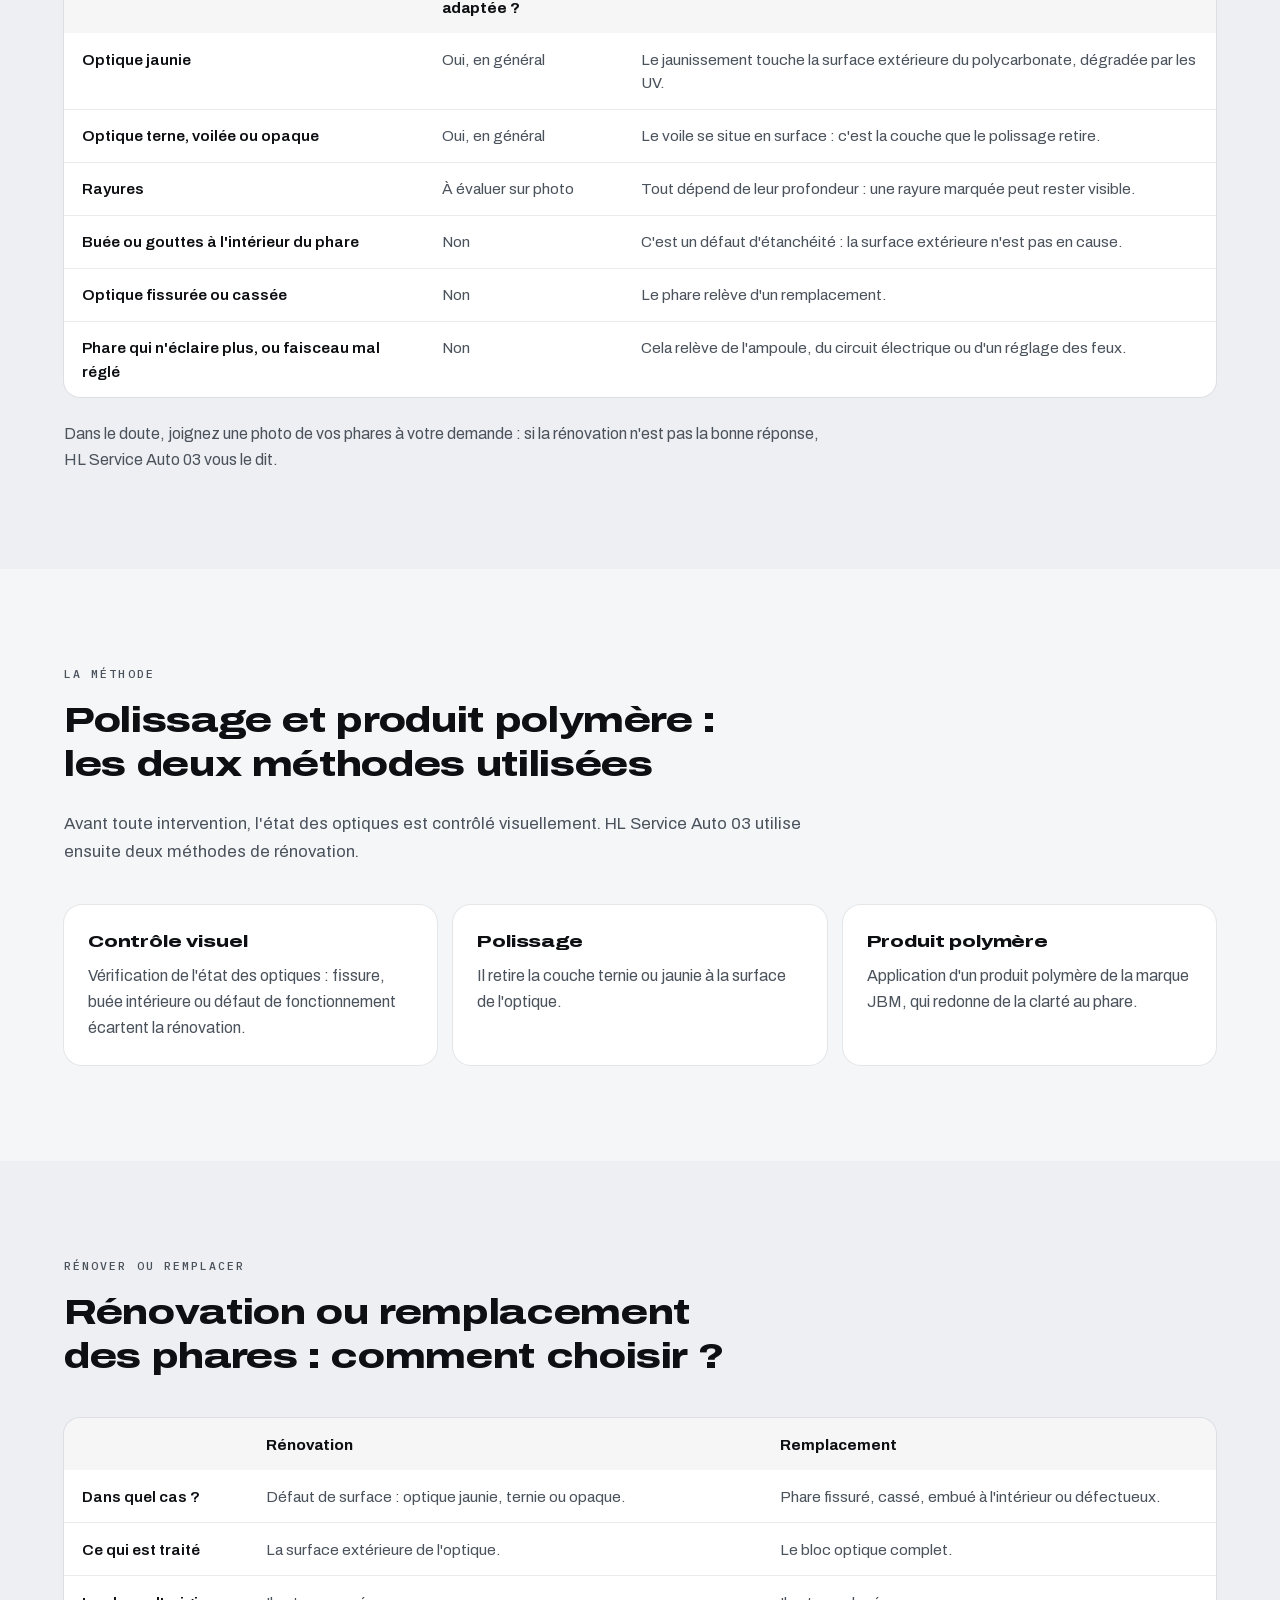
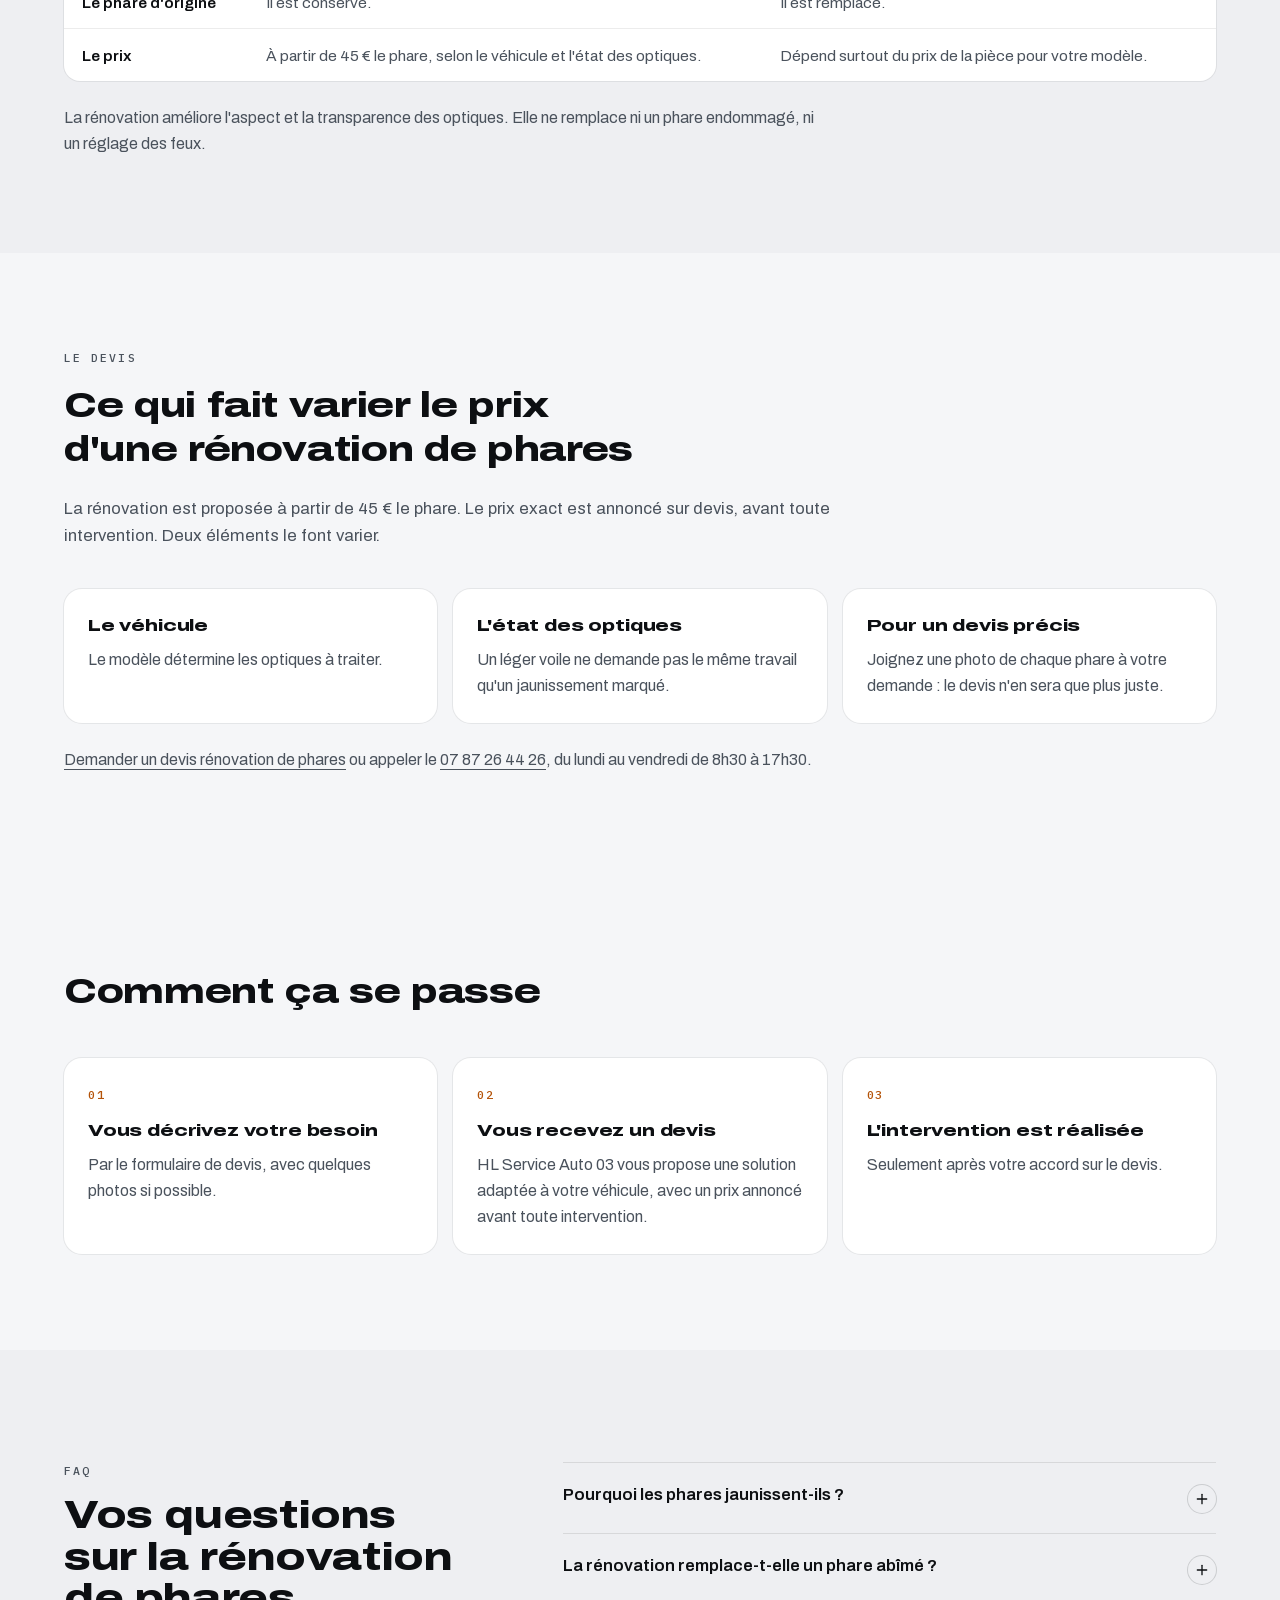
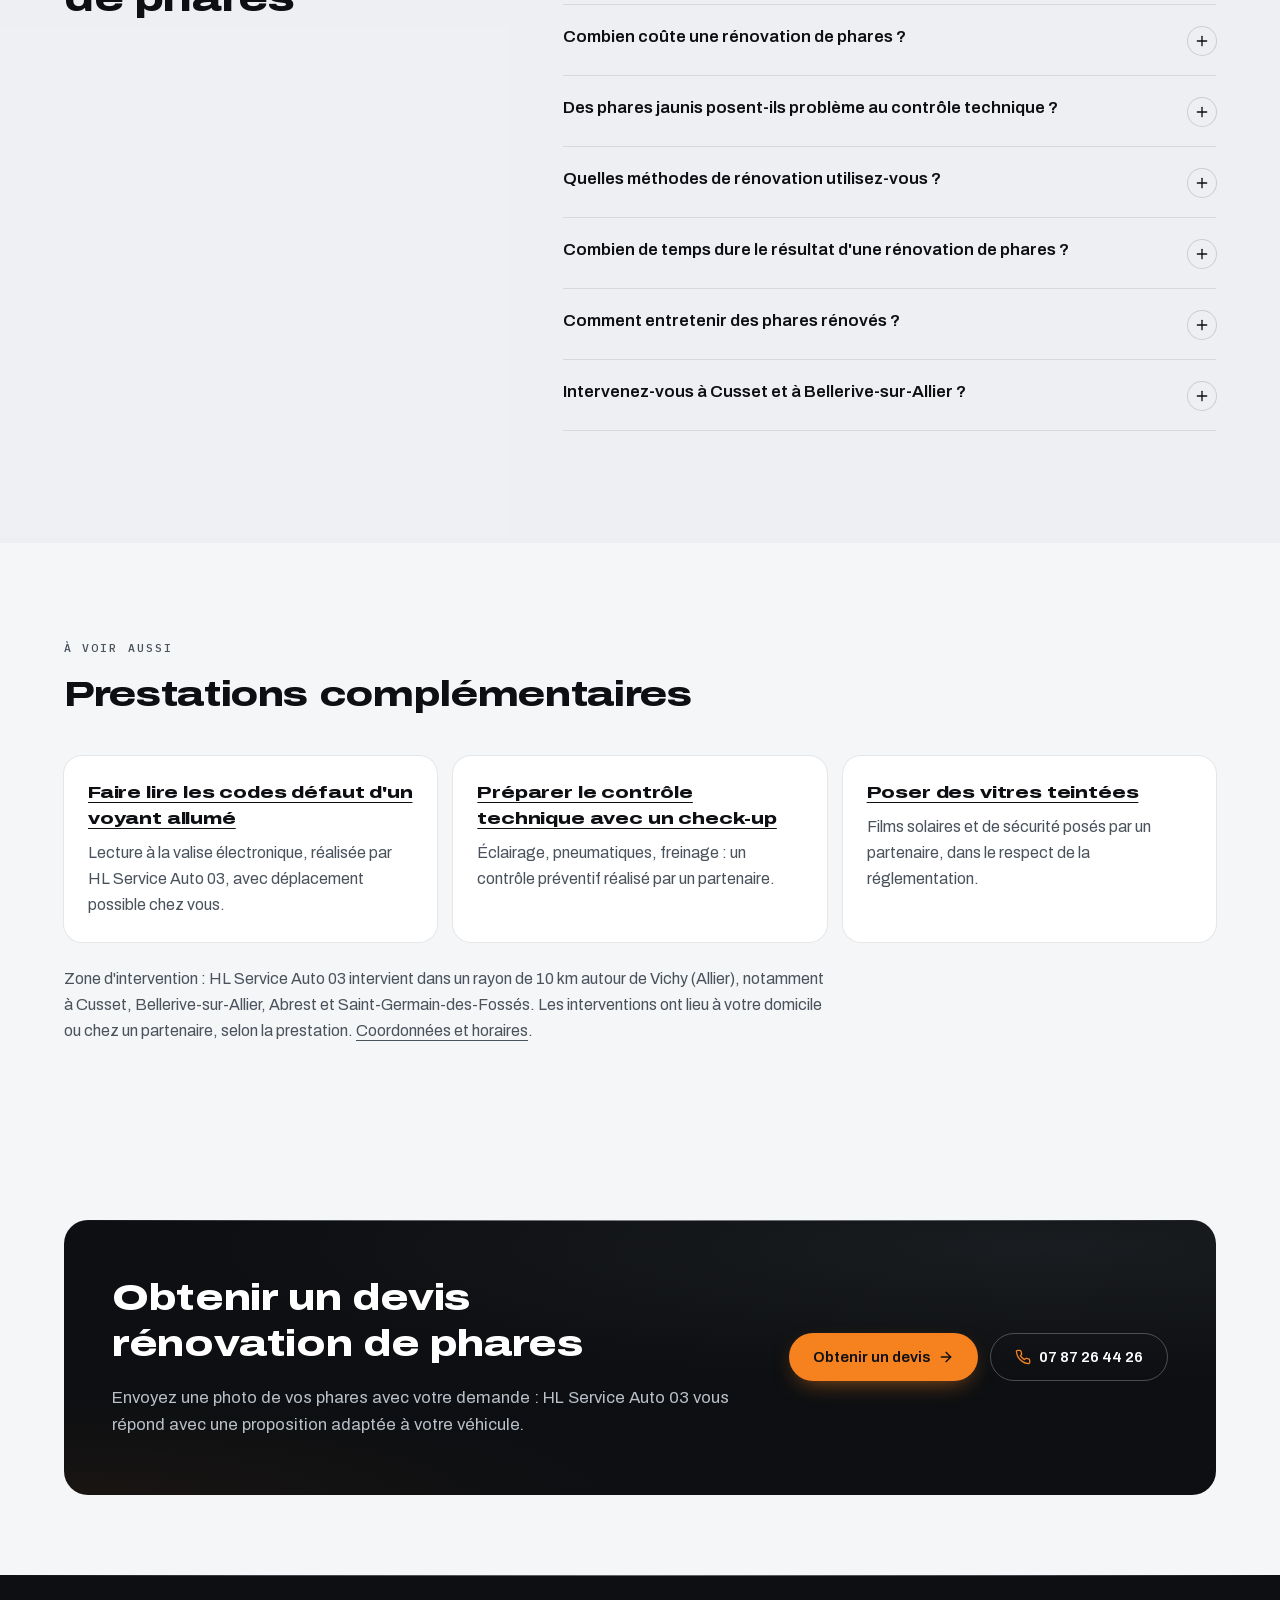
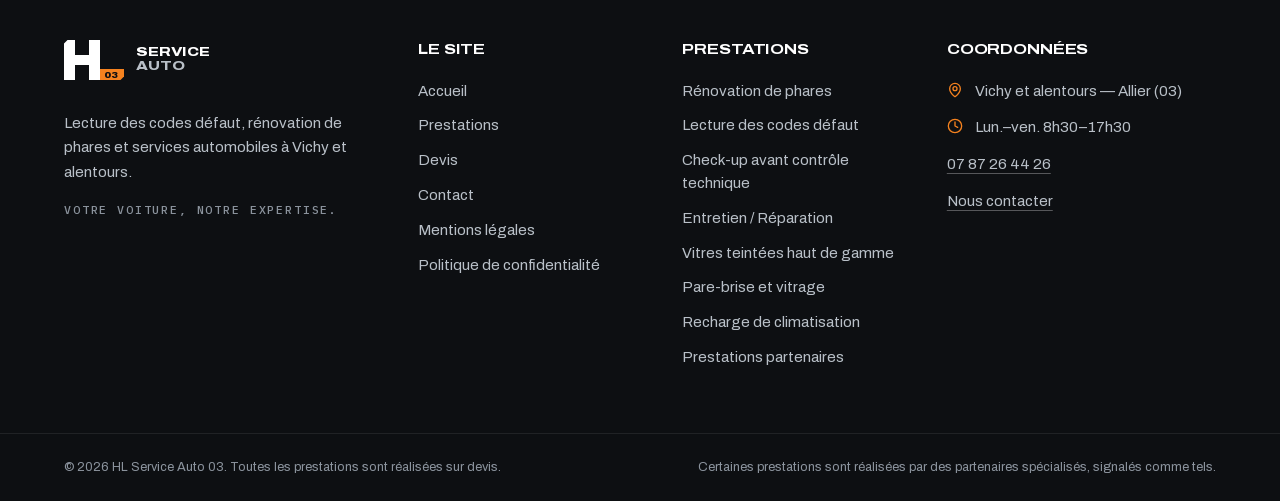
<file: renovation-phares.html>
<!DOCTYPE html><html lang="fr" class="archivo_8c2be2a3-module__iX1fDW__variable ibm_plex_mono_992fec55-module__ID1hoq__variable" data-scroll-behavior="smooth"><head><meta charSet="utf-8"/><meta name="viewport" content="width=device-width, initial-scale=1"/><link rel="preload" href="assets/media/21ca8f3f56c22ca2-s.p.14a9xpaqsbppk.woff2" as="font" crossorigin="" type="font/woff2"/><link rel="preload" href="assets/media/effe91970fc4db64-s.p.28xcb7557rbh2.woff2" as="font" crossorigin="" type="font/woff2"/><link rel="stylesheet" href="assets/1mr0bpzl0qhpt.css" data-precedence="next"/><meta name="theme-color" content="#0d0f12"/><meta name="color-scheme" content="light"/><title>Rénovation de phares à Vichy | HL Service Auto 03</title><meta name="description" content="Phares ternis, jaunis ou opaques ? HL Service Auto 03 rénove vos optiques à Vichy et dans un rayon de 10 km. À partir de 45 € le phare, sur devis."/><meta name="application-name" content="HL Service Auto 03"/><link rel="manifest" href="assets/manifest.webmanifest"/><meta name="robots" content="index, follow"/><meta name="googlebot" content="index, follow"/><link rel="canonical" href="https://hlservice-auto03.fr/renovation-phares.html"/><meta name="format-detection" content="telephone=no, address=no, email=no"/><meta property="og:title" content="Rénovation de phares à Vichy | HL Service Auto 03"/><meta property="og:description" content="Phares ternis, jaunis ou opaques ? HL Service Auto 03 rénove vos optiques à Vichy et dans un rayon de 10 km. À partir de 45 € le phare, sur devis."/><meta property="og:url" content="https://hlservice-auto03.fr/renovation-phares.html"/><meta property="og:site_name" content="HL Service Auto 03"/><meta property="og:locale" content="fr_FR"/><meta property="og:type" content="website"/><meta name="twitter:card" content="summary_large_image"/><meta name="twitter:title" content="Rénovation de phares à Vichy | HL Service Auto 03"/><meta name="twitter:description" content="Phares ternis, jaunis ou opaques ? HL Service Auto 03 rénove vos optiques à Vichy et dans un rayon de 10 km. À partir de 45 € le phare, sur devis."/><link rel="icon" href="assets/favicon.ico" sizes="48x48" type="image/x-icon"/><link rel="icon" href="assets/icon.svg" sizes="any" type="image/svg+xml"/><link rel="apple-touch-icon" href="assets/apple-icon.png" sizes="180x180" type="image/png"/><meta name="next-size-adjust" content=""/><style>@media (min-width:1024px) and (max-width:1399px){header nav ul.gap-1 a{padding-left:.55rem;padding-right:.55rem}}</style><meta property="og:image" content="https://hlservice-auto03.fr/og-hlservice.jpg"/><meta property="og:image:width" content="1200"/><meta property="og:image:height" content="630"/><meta property="og:image:alt" content="HL Service Auto 03 — rénovation de phares et lecture des codes défaut à Vichy"/><meta name="twitter:image" content="https://hlservice-auto03.fr/og-hlservice.jpg"/><script type="application/ld+json">{"@context":"https://schema.org","@graph":[{"@type":"WebPage","@id":"https://hlservice-auto03.fr/renovation-phares.html#webpage","url":"https://hlservice-auto03.fr/renovation-phares.html","name":"Rénovation de phares à Vichy | HL Service Auto 03","description":"Phares ternis, jaunis ou opaques ? HL Service Auto 03 rénove vos optiques à Vichy et dans un rayon de 10 km. À partir de 45 € le phare, sur devis.","inLanguage":"fr-FR","isPartOf":{"@id":"https://hlservice-auto03.fr/#site"},"about":{"@id":"https://hlservice-auto03.fr/#entreprise"},"dateModified":"2026-10-09","breadcrumb":{"@id":"https://hlservice-auto03.fr/renovation-phares.html#breadcrumb"},"mainEntity":{"@id":"https://hlservice-auto03.fr/renovation-phares.html#service"}},{"@type":"AutoRepair","@id":"https://hlservice-auto03.fr/#entreprise","name":"HL Service Auto 03","url":"https://hlservice-auto03.fr/","telephone":"+33787264426"},{"@type":"BreadcrumbList","@id":"https://hlservice-auto03.fr/renovation-phares.html#breadcrumb","itemListElement":[{"@type":"ListItem","position":1,"name":"Accueil","item":"https://hlservice-auto03.fr/"},{"@type":"ListItem","position":2,"name":"Rénovation de phares","item":"https://hlservice-auto03.fr/renovation-phares.html"}]},{"@type":"Service","@id":"https://hlservice-auto03.fr/renovation-phares.html#service","name":"Rénovation de phares","serviceType":"Rénovation de phares","description":"Rénovation des optiques de phares ternis, jaunis ou opaques par polissage ou application d'un produit polymère (JBM), pour retrouver un aspect plus net et une meilleure transparence. À partir de 45 € le phare, sur devis.","url":"https://hlservice-auto03.fr/renovation-phares.html","areaServed":[{"@type":"City","name":"Vichy"},{"@type":"City","name":"Cusset"},{"@type":"City","name":"Bellerive-sur-Allier"},{"@type":"City","name":"Abrest"},{"@type":"City","name":"Saint-Germain-des-Fossés"}],"offers":{"@type":"Offer","priceCurrency":"EUR","priceSpecification":{"@type":"PriceSpecification","minPrice":45,"priceCurrency":"EUR"},"description":"À partir de 45 € le phare. Prix exact communiqué sur devis, avant toute intervention."},"provider":{"@id":"https://hlservice-auto03.fr/#entreprise"}},{"@type":"FAQPage","@id":"https://hlservice-auto03.fr/renovation-phares.html#faq","mainEntity":[{"@type":"Question","name":"Pourquoi les phares jaunissent-ils ?","acceptedAnswer":{"@type":"Answer","text":"La plupart des optiques récentes sont en polycarbonate. Avec le temps, les UV, les intempéries et l'usure dégradent leur surface, qui devient terne, jaunie ou opaque."}},{"@type":"Question","name":"La rénovation remplace-t-elle un phare abîmé ?","acceptedAnswer":{"@type":"Answer","text":"Non. La rénovation agit sur l'aspect de la surface de l'optique. Un phare fissuré, embué à l'intérieur ou défectueux relève d'une autre intervention: HL Service Auto 03 vous le dira après avoir vu le véhicule."}},{"@type":"Question","name":"Combien coûte une rénovation de phares ?","acceptedAnswer":{"@type":"Answer","text":"À partir de 45 € le phare. Le prix exact dépend du véhicule et de l'état des optiques. Envoyez une photo de vos phares avec votre demande de devis pour obtenir une proposition adaptée."}},{"@type":"Question","name":"Des phares jaunis posent-ils problème au contrôle technique ?","acceptedAnswer":{"@type":"Answer","text":"Des optiques très dégradées diminuent la qualité de l'éclairage et peuvent être relevées lors du contrôle technique, qui vérifie notamment l'état des feux. La rénovation améliore l'aspect et la transparence des optiques; elle ne remplace ni un phare endommagé, ni un réglage des feux."}},{"@type":"Question","name":"Quelles méthodes de rénovation utilisez-vous ?","acceptedAnswer":{"@type":"Answer","text":"HL Service Auto 03 utilise deux méthodes: le polissage, qui retire la couche ternie ou jaunie à la surface de l'optique, et l'application d'un produit polymère, qui redonne de la clarté au phare."}},{"@type":"Question","name":"Combien de temps dure le résultat d'une rénovation de phares ?","acceptedAnswer":{"@type":"Answer","text":"Cela dépend surtout de l'exposition du véhicule : soleil, stationnement en extérieur, intempéries et produits de lavage agressifs accélèrent le ternissement. Aucune durée chiffrée n'est annoncée sur ce site : posez la question lors de votre demande de devis, en précisant où stationne le véhicule."}},{"@type":"Question","name":"Comment entretenir des phares rénovés ?","acceptedAnswer":{"@type":"Answer","text":"Lavez-les à l'eau et au shampoing auto, avec une éponge ou une microfibre propre. Évitez les produits abrasifs et les solvants, et stationnez à l'abri du soleil quand c'est possible : les UV sont la première cause du jaunissement."}},{"@type":"Question","name":"Intervenez-vous à Cusset et à Bellerive-sur-Allier ?","acceptedAnswer":{"@type":"Answer","text":"Oui. HL Service Auto 03 intervient dans un rayon de 10 km autour de Vichy, ce qui inclut Cusset, Bellerive-sur-Allier, Abrest et Saint-Germain-des-Fossés. L'intervention a lieu à votre domicile ou chez un partenaire. Indiquez votre commune dans la demande de devis."}}]}]}</script><style>.hl-table-wrap{overflow-x:auto;border-radius:1rem;background:#fff;box-shadow:0 0 0 1px rgb(13 15 18/.07)}.hl-table{width:100%;min-width:34rem;border-collapse:collapse;font-size:.97rem;line-height:1.5}.hl-table th,.hl-table td{padding:.9rem 1.1rem;text-align:left;vertical-align:top;border-bottom:1px solid rgb(13 15 18/.08)}.hl-table thead th{background:rgb(13 15 18/.035);font-weight:700}.hl-table tbody th{font-weight:600}.hl-table tr:last-child>*{border-bottom:0}</style><script defer src="https://cloud.umami.is/script.js" data-website-id="69b320fe-6316-4dba-9961-7a17dd2dff12" data-domains="hlservice-auto03.fr"></script></head><body class="has-mobile-bar flex min-h-dvh flex-col antialiased"><div hidden=""><!--$--><!--/$--></div><a href="#contenu" class="sr-only z-50 rounded-pill bg-amber px-5 py-3 font-semibold text-ink focus:not-sr-only focus:fixed focus:left-4 focus:top-4">Aller au contenu</a><header class="sticky top-0 z-40 border-b border-white/[0.08] bg-ink/90 backdrop-blur-md supports-[backdrop-filter]:bg-ink/80"><div class="mx-auto w-full max-w-[76rem] px-5 sm:px-8 flex h-[4.25rem] items-center justify-between gap-6"><a class="shrink-0 rounded-md" aria-label="HL Service Auto 03 — accueil" href="./"><span class="inline-flex items-center gap-2.5"><svg viewBox="0 0 120 80" class="h-7 w-auto" aria-hidden="true" focusable="false"><polygon points="7,0 22,0 22,30 50,30 50,0 72,0 72,80 50,80 50,50 22,50 22,80 0,80 0,7" class="fill-white"></polygon><polygon points="72,58 120,58 120,73 113,80 72,80" class="fill-amber"></polygon><text x="94" y="76" text-anchor="middle" font-family="Archivo, Arial Black, sans-serif" font-weight="900" font-size="19" fill="#0D0F12">03</text></svg><span aria-hidden="true" class="font-display font-extrabold uppercase leading-[1.05] text-[0.66rem] tracking-[0.26em] text-white">Service<!-- --> <span class="block text-mist">Auto</span></span><span class="sr-only">HL Service Auto 03</span></span></a><nav aria-label="Navigation principale" class="hidden xl:block"><ul class="flex items-center gap-1"><li><a aria-current="page" class="relative whitespace-nowrap rounded-md px-3 py-2 text-[0.9rem] font-medium transition-colors text-white" href="renovation-phares.html">Phares<span aria-hidden="true" class="absolute inset-x-3 -bottom-[0.9rem] h-0.5 rounded-full bg-amber"></span></a></li><li><a class="relative whitespace-nowrap rounded-md px-3 py-2 text-[0.9rem] font-medium transition-colors text-mist hover:text-white" href="diagnostic-auto.html">Lecture codes</a></li><li><a class="relative whitespace-nowrap rounded-md px-3 py-2 text-[0.9rem] font-medium transition-colors text-mist hover:text-white" href="entretien-mecanique.html">Entretien / Réparation</a></li><li><a class="relative whitespace-nowrap rounded-md px-3 py-2 text-[0.9rem] font-medium transition-colors text-mist hover:text-white" href="vitres-teintees.html">Vitres teintées</a></li><li><a class="relative whitespace-nowrap rounded-md px-3 py-2 text-[0.9rem] font-medium transition-colors text-mist hover:text-white" href="pare-brise.html">Pare-brise</a></li><li><a class="relative whitespace-nowrap rounded-md px-3 py-2 text-[0.9rem] font-medium transition-colors text-mist hover:text-white" href="recharge-clim.html">Recharge de clim</a></li><li><a class="relative whitespace-nowrap rounded-md px-3 py-2 text-[0.9rem] font-medium transition-colors text-mist hover:text-white" href="prestations-partenaires.html">Partenaires</a></li><li><a class="relative whitespace-nowrap rounded-md px-3 py-2 text-[0.9rem] font-medium transition-colors text-mist hover:text-white" href="contact.html">Contact</a></li></ul></nav><div class="flex items-center gap-2"><div class="hidden lg:block"><a class="group inline-flex min-h-12 items-center justify-center gap-2 rounded-pill px-6 text-[0.95rem] font-semibold transition-[background-color,color,border-color,transform,box-shadow] duration-200 ease-out active:scale-[0.98] bg-amber text-ink shadow-[0_8px_24px_-10px_rgb(245_130_31/0.7)] hover:bg-amber-soft min-h-11 whitespace-nowrap px-5 text-sm" data-umami-event="Clic devis" data-umami-event-emplacement="en-tete" href="devis.html">Demander un devis</a></div><div class="xl:hidden"><button type="button" aria-expanded="false" aria-controls="_R_ulb_" class="inline-flex size-11 items-center justify-center rounded-pill border border-white/15 text-white transition-colors hover:border-white/40"><svg xmlns="http://www.w3.org/2000/svg" width="24" height="24" viewBox="0 0 24 24" fill="none" stroke="currentColor" stroke-width="2" stroke-linecap="round" stroke-linejoin="round" class="lucide lucide-menu size-5" aria-hidden="true"><path d="M4 5h16"></path><path d="M4 12h16"></path><path d="M4 19h16"></path></svg><span class="sr-only">Ouvrir le menu</span></button><div id="_R_ulb_" hidden="" class="fixed inset-x-0 bottom-0 top-[4.25rem] z-40 overflow-y-auto bg-ink px-5 pb-28 pt-6"><nav aria-label="Navigation mobile"><ul class="divide-y divide-white/[0.08] border-y border-white/[0.08]"><li><a class="font-display flex items-center justify-between py-4 text-lg font-bold text-silver" href="./">Accueil</a></li><li><a aria-current="page" class="font-display flex items-center justify-between py-4 text-lg font-bold text-white" href="renovation-phares.html">Phares<span aria-hidden="true" class="size-2 rounded-full bg-amber"></span></a></li><li><a class="font-display flex items-center justify-between py-4 text-lg font-bold text-silver" href="diagnostic-auto.html">Lecture des codes défaut</a></li><li><a class="font-display flex items-center justify-between py-4 text-lg font-bold text-silver" href="entretien-mecanique.html">Entretien / Réparation</a></li><li><a class="font-display flex items-center justify-between py-4 text-lg font-bold text-silver" href="vitres-teintees.html">Vitres teintées</a></li><li><a class="font-display flex items-center justify-between py-4 text-lg font-bold text-silver" href="pare-brise.html">Pare-brise</a></li><li><a class="font-display flex items-center justify-between py-4 text-lg font-bold text-silver" href="recharge-clim.html">Recharge de clim</a></li><li><a class="font-display flex items-center justify-between py-4 text-lg font-bold text-silver" href="prestations-partenaires.html">Partenaires</a></li><li><a class="font-display flex items-center justify-between py-4 text-lg font-bold text-silver" href="contact.html">Contact</a></li></ul></nav><div class="mt-8 grid gap-3"><a class="group inline-flex min-h-12 items-center justify-center gap-2 rounded-pill px-6 text-[0.95rem] font-semibold transition-[background-color,color,border-color,transform,box-shadow] duration-200 ease-out active:scale-[0.98] bg-amber text-ink shadow-[0_8px_24px_-10px_rgb(245_130_31/0.7)] hover:bg-amber-soft w-full" data-umami-event="Clic devis" data-umami-event-emplacement="en-tete" href="devis.html">Demander un devis</a></div><p class="mt-8 text-sm text-metal">Vichy et alentours — Allier (03)</p></div></div></div></div></header><main id="contenu" class="flex-1"><section class="bg-ink-grain relative overflow-hidden"><div class="mx-auto w-full max-w-[76rem] px-5 sm:px-8 relative pb-16 pt-8 sm:pb-20 sm:pt-10"><div><nav aria-label="Fil d&#x27;Ariane"><ol class="flex flex-wrap items-center gap-1.5 text-[0.82rem] text-metal"><li><a class="transition-colors hover:text-white" href="./">Accueil</a></li><li aria-hidden="true"><svg xmlns="http://www.w3.org/2000/svg" width="24" height="24" viewBox="0 0 24 24" fill="none" stroke="currentColor" stroke-width="2" stroke-linecap="round" stroke-linejoin="round" class="lucide lucide-chevron-right size-3.5" aria-hidden="true"><path d="m9 18 6-6-6-6"></path></svg></li><li aria-current="page" class="text-mist">Rénovation de phares</li></ol></nav><h1 class="mt-8 max-w-4xl text-white"><span class="mb-4 block font-mono text-[0.78rem] font-medium uppercase tracking-[0.18em] text-amber-soft">Rénovation de phares à Vichy</span><span class="sr-only"> : </span><span class="font-display text-balance block text-[2.25rem] font-black leading-[1.02] sm:text-[3.2rem] lg:text-[3.6rem]">Vos phares sont ternis ou jaunis ?</span></h1><div class="text-pretty mt-6 max-w-2xl text-[1.08rem] leading-relaxed text-mist"><p>Avec le temps, les optiques peuvent perdre leur transparence sous l&#x27;effet des UV, des intempéries et de l&#x27;usure. HL Service Auto 03 propose une rénovation esthétique des phares afin de retrouver une surface plus claire et un aspect plus propre.</p></div><div class="mt-8 flex flex-col gap-3 sm:flex-row"><a class="group inline-flex min-h-12 items-center justify-center gap-2 rounded-pill px-6 text-[0.95rem] font-semibold transition-[background-color,color,border-color,transform,box-shadow] duration-200 ease-out active:scale-[0.98] bg-amber text-ink shadow-[0_8px_24px_-10px_rgb(245_130_31/0.7)] hover:bg-amber-soft" data-umami-event="Clic devis" data-umami-event-emplacement="contenu" href="devis.html?prestation=renovation-phares">Obtenir un devis rénovation de phares<svg xmlns="http://www.w3.org/2000/svg" width="24" height="24" viewBox="0 0 24 24" fill="none" stroke="currentColor" stroke-width="2" stroke-linecap="round" stroke-linejoin="round" class="lucide lucide-arrow-right size-4 transition-transform duration-200 ease-out group-hover:translate-x-0.5" aria-hidden="true"><path d="M5 12h14"></path><path d="m12 5 7 7-7 7"></path></svg></a><a style="white-space:nowrap" class="group inline-flex min-h-12 items-center justify-center gap-2 rounded-pill px-6 text-[0.95rem] font-semibold transition-[background-color,color,border-color,transform,box-shadow] duration-200 ease-out active:scale-[0.98] border border-white/25 text-white hover:border-white/60 hover:bg-white/5" data-umami-event="Appel" data-umami-event-emplacement="contenu" href="tel:+33787264426"><svg xmlns="http://www.w3.org/2000/svg" width="24" height="24" viewBox="0 0 24 24" fill="none" stroke="currentColor" stroke-width="2" stroke-linecap="round" stroke-linejoin="round" class="size-4 text-amber" aria-hidden="true"><path d="M22 16.92v3a2 2 0 0 1-2.18 2 19.79 19.79 0 0 1-8.63-3.07 19.5 19.5 0 0 1-6-6 19.79 19.79 0 0 1-3.07-8.67A2 2 0 0 1 4.11 2h3a2 2 0 0 1 2 1.72 12.84 12.84 0 0 0 .7 2.81 2 2 0 0 1-.45 2.11L8.09 9.91a16 16 0 0 0 6 6l1.27-1.27a2 2 0 0 1 2.11-.45 12.84 12.84 0 0 0 2.81.7A2 2 0 0 1 22 16.92z"></path></svg>07 87 26 44 26</a></div></div></div></section><section aria-labelledby="prestation-title" class="py-16 sm:py-24"><div class="mx-auto w-full max-w-[76rem] px-5 sm:px-8"><p class="mb-4 font-mono text-[0.72rem] font-medium uppercase tracking-[0.18em] text-slate">La prestation</p><h2 id="prestation-title" class="font-display text-balance max-w-3xl text-[1.75rem] font-extrabold leading-tight text-ink sm:text-[2.2rem]">Redonner de la clarté à vos optiques</h2><div class="mt-10"><div class="grid gap-10 lg:grid-cols-[1fr_1fr] lg:gap-16"><div class="space-y-5 text-[1.05rem] leading-relaxed text-slate"><p>Des optiques ternis, jaunis ou opaques peuvent réduire la visibilité et nuire à l&#x27;esthétique du véhicule. La rénovation travaille la surface de l&#x27;optique pour améliorer sa transparence et lui redonner une apparence plus nette.</p><p>Avant toute intervention, l&#x27;état des optiques est contrôlé visuellement. Si un phare est fissuré, embué de l&#x27;intérieur ou défectueux, la rénovation n&#x27;est pas la bonne réponse : HL Service Auto 03 vous le dit.</p><span class="inline-flex items-center gap-1.5 rounded-pill px-2.5 py-1 font-mono text-[0.68rem] font-medium uppercase tracking-[0.14em] bg-ink/[0.045] text-slate ring-1 ring-ink/10"><span aria-hidden="true" class="size-1.5 rounded-full bg-amber"></span>Sur devis</span></div><ul class="grid gap-3"><li class="flex gap-3 rounded-xl bg-white px-4 py-3.5 font-medium text-ink ring-1 ring-ink/[0.07]"><span class="mt-0.5 inline-flex size-5 shrink-0 items-center justify-center rounded-full bg-amber/15"><svg xmlns="http://www.w3.org/2000/svg" width="24" height="24" viewBox="0 0 24 24" fill="none" stroke="currentColor" stroke-width="2.5" stroke-linecap="round" stroke-linejoin="round" class="lucide lucide-check size-3.5 text-amber-deep" aria-hidden="true"><path d="M20 6 9 17l-5-5"></path></svg></span>Rénovation de phares</li><li class="flex gap-3 rounded-xl bg-white px-4 py-3.5 font-medium text-ink ring-1 ring-ink/[0.07]"><span class="mt-0.5 inline-flex size-5 shrink-0 items-center justify-center rounded-full bg-amber/15"><svg xmlns="http://www.w3.org/2000/svg" width="24" height="24" viewBox="0 0 24 24" fill="none" stroke="currentColor" stroke-width="2.5" stroke-linecap="round" stroke-linejoin="round" class="lucide lucide-check size-3.5 text-amber-deep" aria-hidden="true"><path d="M20 6 9 17l-5-5"></path></svg></span>Rénovation esthétique des optiques</li><li class="flex gap-3 rounded-xl bg-white px-4 py-3.5 font-medium text-ink ring-1 ring-ink/[0.07]"><span class="mt-0.5 inline-flex size-5 shrink-0 items-center justify-center rounded-full bg-amber/15"><svg xmlns="http://www.w3.org/2000/svg" width="24" height="24" viewBox="0 0 24 24" fill="none" stroke="currentColor" stroke-width="2.5" stroke-linecap="round" stroke-linejoin="round" class="lucide lucide-check size-3.5 text-amber-deep" aria-hidden="true"><path d="M20 6 9 17l-5-5"></path></svg></span>Contrôle visuel de l&#x27;état des optiques</li></ul></div></div></div></section><section aria-labelledby="symptomes-title" class="py-16 sm:py-24 bg-silver/50"><div class="mx-auto w-full max-w-[76rem] px-5 sm:px-8"><p class="mb-4 font-mono text-[0.72rem] font-medium uppercase tracking-[0.18em] text-slate">Rénovable ou non ?</p><h2 id="symptomes-title" class="font-display text-balance max-w-3xl text-[1.75rem] font-extrabold leading-tight text-ink sm:text-[2.2rem]">Comment savoir si vos phares peuvent être rénovés ?</h2><p class="mt-6 max-w-3xl text-[1.05rem] leading-relaxed text-slate">La rénovation agit sur la face extérieure de l'optique. Elle convient quand le défaut est en surface ; elle ne convient pas quand le phare est cassé ou abîmé de l'intérieur.</p><div class="hl-table-wrap mt-10"><table class="hl-table"><caption class="sr-only">Symptômes des phares et pertinence d'une rénovation</caption><thead><tr><th scope="col" class="text-ink">Ce que vous constatez</th><th scope="col" class="text-ink">Rénovation adaptée ?</th><th scope="col" class="text-ink">Pourquoi</th></tr></thead><tbody><tr><th scope="row" class="text-ink">Optique jaunie</th><td class="text-slate">Oui, en général</td><td class="text-slate">Le jaunissement touche la surface extérieure du polycarbonate, dégradée par les UV.</td></tr><tr><th scope="row" class="text-ink">Optique terne, voilée ou opaque</th><td class="text-slate">Oui, en général</td><td class="text-slate">Le voile se situe en surface : c'est la couche que le polissage retire.</td></tr><tr><th scope="row" class="text-ink">Rayures</th><td class="text-slate">À évaluer sur photo</td><td class="text-slate">Tout dépend de leur profondeur : une rayure marquée peut rester visible.</td></tr><tr><th scope="row" class="text-ink">Buée ou gouttes à l'intérieur du phare</th><td class="text-slate">Non</td><td class="text-slate">C'est un défaut d'étanchéité : la surface extérieure n'est pas en cause.</td></tr><tr><th scope="row" class="text-ink">Optique fissurée ou cassée</th><td class="text-slate">Non</td><td class="text-slate">Le phare relève d'un remplacement.</td></tr><tr><th scope="row" class="text-ink">Phare qui n'éclaire plus, ou faisceau mal réglé</th><td class="text-slate">Non</td><td class="text-slate">Cela relève de l'ampoule, du circuit électrique ou d'un réglage des feux.</td></tr></tbody></table></div><p class="mt-6 max-w-3xl leading-relaxed text-slate">Dans le doute, joignez une photo de vos phares à votre demande : si la rénovation n'est pas la bonne réponse, HL Service Auto 03 vous le dit.</p></div></section><section aria-labelledby="methode-title" class="py-16 sm:py-24"><div class="mx-auto w-full max-w-[76rem] px-5 sm:px-8"><p class="mb-4 font-mono text-[0.72rem] font-medium uppercase tracking-[0.18em] text-slate">La méthode</p><h2 id="methode-title" class="font-display text-balance max-w-3xl text-[1.75rem] font-extrabold leading-tight text-ink sm:text-[2.2rem]">Polissage et produit polymère : les deux méthodes utilisées</h2><p class="mt-6 max-w-3xl text-[1.05rem] leading-relaxed text-slate">Avant toute intervention, l'état des optiques est contrôlé visuellement. HL Service Auto 03 utilise ensuite deux méthodes de rénovation.</p><ul class="grid gap-4 md:grid-cols-3 mt-10"><li class="rounded-card bg-white p-6 ring-1 ring-ink/[0.07]"><p class="font-display text-[1.08rem] font-extrabold text-ink">Contrôle visuel</p><p class="mt-2 leading-relaxed text-slate">Vérification de l'état des optiques : fissure, buée intérieure ou défaut de fonctionnement écartent la rénovation.</p></li><li class="rounded-card bg-white p-6 ring-1 ring-ink/[0.07]"><p class="font-display text-[1.08rem] font-extrabold text-ink">Polissage</p><p class="mt-2 leading-relaxed text-slate">Il retire la couche ternie ou jaunie à la surface de l'optique.</p></li><li class="rounded-card bg-white p-6 ring-1 ring-ink/[0.07]"><p class="font-display text-[1.08rem] font-extrabold text-ink">Produit polymère</p><p class="mt-2 leading-relaxed text-slate">Application d'un produit polymère de la marque JBM, qui redonne de la clarté au phare.</p></li></ul></div></section><section aria-labelledby="choix-title" class="py-16 sm:py-24 bg-silver/50"><div class="mx-auto w-full max-w-[76rem] px-5 sm:px-8"><p class="mb-4 font-mono text-[0.72rem] font-medium uppercase tracking-[0.18em] text-slate">Rénover ou remplacer</p><h2 id="choix-title" class="font-display text-balance max-w-3xl text-[1.75rem] font-extrabold leading-tight text-ink sm:text-[2.2rem]">Rénovation ou remplacement des phares : comment choisir ?</h2><div class="hl-table-wrap mt-10"><table class="hl-table"><caption class="sr-only">Comparaison entre la rénovation et le remplacement d'un phare</caption><thead><tr><th scope="col" class="text-ink"></th><th scope="col" class="text-ink">Rénovation</th><th scope="col" class="text-ink">Remplacement</th></tr></thead><tbody><tr><th scope="row" class="text-ink">Dans quel cas ?</th><td class="text-slate">Défaut de surface : optique jaunie, ternie ou opaque.</td><td class="text-slate">Phare fissuré, cassé, embué à l'intérieur ou défectueux.</td></tr><tr><th scope="row" class="text-ink">Ce qui est traité</th><td class="text-slate">La surface extérieure de l'optique.</td><td class="text-slate">Le bloc optique complet.</td></tr><tr><th scope="row" class="text-ink">Le phare d'origine</th><td class="text-slate">Il est conservé.</td><td class="text-slate">Il est remplacé.</td></tr><tr><th scope="row" class="text-ink">Le prix</th><td class="text-slate">À partir de 45 € le phare, selon le véhicule et l'état des optiques.</td><td class="text-slate">Dépend surtout du prix de la pièce pour votre modèle.</td></tr></tbody></table></div><p class="mt-6 max-w-3xl leading-relaxed text-slate">La rénovation améliore l'aspect et la transparence des optiques. Elle ne remplace ni un phare endommagé, ni un réglage des feux.</p></div></section><section aria-labelledby="prix-title" class="py-16 sm:py-24"><div class="mx-auto w-full max-w-[76rem] px-5 sm:px-8"><p class="mb-4 font-mono text-[0.72rem] font-medium uppercase tracking-[0.18em] text-slate">Le devis</p><h2 id="prix-title" class="font-display text-balance max-w-3xl text-[1.75rem] font-extrabold leading-tight text-ink sm:text-[2.2rem]">Ce qui fait varier le prix d'une rénovation de phares</h2><p class="mt-6 max-w-3xl text-[1.05rem] leading-relaxed text-slate">La rénovation est proposée à partir de 45 € le phare. Le prix exact est annoncé sur devis, avant toute intervention. Deux éléments le font varier.</p><ul class="grid gap-4 md:grid-cols-3 mt-10"><li class="rounded-card bg-white p-6 ring-1 ring-ink/[0.07]"><p class="font-display text-[1.08rem] font-extrabold text-ink">Le véhicule</p><p class="mt-2 leading-relaxed text-slate">Le modèle détermine les optiques à traiter.</p></li><li class="rounded-card bg-white p-6 ring-1 ring-ink/[0.07]"><p class="font-display text-[1.08rem] font-extrabold text-ink">L'état des optiques</p><p class="mt-2 leading-relaxed text-slate">Un léger voile ne demande pas le même travail qu'un jaunissement marqué.</p></li><li class="rounded-card bg-white p-6 ring-1 ring-ink/[0.07]"><p class="font-display text-[1.08rem] font-extrabold text-ink">Pour un devis précis</p><p class="mt-2 leading-relaxed text-slate">Joignez une photo de chaque phare à votre demande : le devis n'en sera que plus juste.</p></li></ul><p class="mt-6 max-w-3xl leading-relaxed text-slate"><a class="underline underline-offset-4 hover:text-amber-deep" data-umami-event="Clic devis" data-umami-event-emplacement="contenu" href="devis.html?prestation=renovation-phares">Demander un devis rénovation de phares</a> ou appeler le <a class="underline underline-offset-4 hover:text-amber-deep" data-umami-event="Appel" data-umami-event-emplacement="contenu" href="tel:+33787264426">07 87 26 44 26</a>, du lundi au vendredi de 8h30 à 17h30.</p></div></section><section hidden aria-labelledby="avant-apres-title" class="py-16 sm:py-24 bg-silver/50"><div class="mx-auto w-full max-w-[76rem] px-5 sm:px-8"><p class="mb-4 font-mono text-[0.72rem] font-medium uppercase tracking-[0.18em] text-slate">Avant / Après</p><h2 id="avant-apres-title" class="font-display text-balance max-w-3xl text-[1.75rem] font-extrabold leading-tight text-ink sm:text-[2.2rem]">Des photos réelles, et seulement des photos réelles</h2><div class="mt-10"><p class="-mt-4 mb-8 max-w-2xl leading-relaxed text-slate">Les photos avant / après publiées ici seront celles de véhicules traités par HL Service Auto 03. Aucune image retouchée ni empruntée.</p><div class="grid grid-cols-2 gap-3"><div class="aspect-[4/3] flex relative flex-col items-center justify-center gap-2 overflow-hidden rounded-card border border-dashed border-ink/20 bg-silver/60 p-4 text-center"><div aria-hidden="true" class="absolute inset-0 opacity-60 [background-image:repeating-linear-gradient(135deg,transparent_0_14px,rgb(13_15_18/0.035)_14px_15px)]"></div><svg xmlns="http://www.w3.org/2000/svg" width="24" height="24" viewBox="0 0 24 24" fill="none" stroke="currentColor" stroke-width="1.6" stroke-linecap="round" stroke-linejoin="round" class="lucide lucide-camera relative size-6 text-metal" aria-hidden="true"><path d="M13.997 4a2 2 0 0 1 1.76 1.05l.486.9A2 2 0 0 0 18.003 7H20a2 2 0 0 1 2 2v9a2 2 0 0 1-2 2H4a2 2 0 0 1-2-2V9a2 2 0 0 1 2-2h1.997a2 2 0 0 0 1.759-1.048l.489-.904A2 2 0 0 1 10.004 4z"></path><circle cx="12" cy="13" r="3"></circle></svg><p class="relative text-[0.9rem] font-semibold text-ink">Avant</p><p class="relative text-[0.8rem] text-slate">Photo réelle à venir</p></div><div class="aspect-[4/3] flex relative flex-col items-center justify-center gap-2 overflow-hidden rounded-card border border-dashed border-ink/20 bg-silver/60 p-4 text-center"><div aria-hidden="true" class="absolute inset-0 opacity-60 [background-image:repeating-linear-gradient(135deg,transparent_0_14px,rgb(13_15_18/0.035)_14px_15px)]"></div><svg xmlns="http://www.w3.org/2000/svg" width="24" height="24" viewBox="0 0 24 24" fill="none" stroke="currentColor" stroke-width="1.6" stroke-linecap="round" stroke-linejoin="round" class="lucide lucide-camera relative size-6 text-metal" aria-hidden="true"><path d="M13.997 4a2 2 0 0 1 1.76 1.05l.486.9A2 2 0 0 0 18.003 7H20a2 2 0 0 1 2 2v9a2 2 0 0 1-2 2H4a2 2 0 0 1-2-2V9a2 2 0 0 1 2-2h1.997a2 2 0 0 0 1.759-1.048l.489-.904A2 2 0 0 1 10.004 4z"></path><circle cx="12" cy="13" r="3"></circle></svg><p class="relative text-[0.9rem] font-semibold text-ink">Après</p><p class="relative text-[0.8rem] text-slate">Photo réelle à venir</p></div></div></div></div></section><section aria-labelledby="etapes-title" class="py-16 sm:py-24"><div class="mx-auto w-full max-w-[76rem] px-5 sm:px-8"><h2 id="etapes-title" class="font-display text-[1.75rem] font-extrabold text-ink sm:text-[2.2rem]">Comment ça se passe</h2><ol class="grid gap-4 md:grid-cols-3 mt-10"><li class="rounded-card bg-white p-6 ring-1 ring-ink/[0.07]"><span class="font-mono text-[0.75rem] font-medium tracking-[0.14em] text-amber-deep">01</span><p class="font-display mt-3 text-[1.08rem] font-extrabold text-ink">Vous décrivez votre besoin</p><p class="mt-2 leading-relaxed text-slate">Par le formulaire de devis, avec quelques photos si possible.</p></li><li class="rounded-card bg-white p-6 ring-1 ring-ink/[0.07]"><span class="font-mono text-[0.75rem] font-medium tracking-[0.14em] text-amber-deep">02</span><p class="font-display mt-3 text-[1.08rem] font-extrabold text-ink">Vous recevez un devis</p><p class="mt-2 leading-relaxed text-slate">HL Service Auto 03 vous propose une solution adaptée à votre véhicule, avec un prix annoncé avant toute intervention.</p></li><li class="rounded-card bg-white p-6 ring-1 ring-ink/[0.07]"><span class="font-mono text-[0.75rem] font-medium tracking-[0.14em] text-amber-deep">03</span><p class="font-display mt-3 text-[1.08rem] font-extrabold text-ink">L&#x27;intervention est réalisée</p><p class="mt-2 leading-relaxed text-slate">Seulement après votre accord sur le devis.</p></li></ol></div></section><section id="faq-phares" aria-labelledby="faq-phares-title" class="py-20 sm:py-28 bg-silver/50"><div class="mx-auto w-full max-w-[76rem] px-5 sm:px-8 grid gap-12 lg:grid-cols-[0.8fr_1.2fr] lg:gap-16"><div class="max-w-3xl"><p class="font-mono text-[0.72rem] font-medium uppercase tracking-[0.18em] text-slate mb-4">FAQ</p><h2 id="faq-phares-title" class="font-display text-balance text-[1.85rem] font-extrabold leading-[1.08] sm:text-[2.4rem] text-ink">Vos questions sur la rénovation de phares</h2></div><div class="divide-y divide-ink/10 border-y border-ink/10"><details class="group"><summary class="flex cursor-pointer items-start justify-between gap-6 py-5 text-left font-semibold text-ink transition-colors hover:text-amber-deep"><span class="text-[1.05rem] leading-snug">Pourquoi les phares jaunissent-ils ?</span><span class="mt-0.5 inline-flex size-7 shrink-0 items-center justify-center rounded-full ring-1 ring-ink/15"><svg xmlns="http://www.w3.org/2000/svg" width="24" height="24" viewBox="0 0 24 24" fill="none" stroke="currentColor" stroke-width="2" stroke-linecap="round" stroke-linejoin="round" class="lucide lucide-plus faq-icon size-4 transition-transform duration-200 ease-out" aria-hidden="true"><path d="M5 12h14"></path><path d="M12 5v14"></path></svg></span></summary><p class="text-pretty -mt-1 pb-6 pr-12 leading-relaxed text-slate">La plupart des optiques récentes sont en polycarbonate. Avec le temps, les UV, les intempéries et l&#x27;usure dégradent leur surface, qui devient terne, jaunie ou opaque.</p></details><details class="group"><summary class="flex cursor-pointer items-start justify-between gap-6 py-5 text-left font-semibold text-ink transition-colors hover:text-amber-deep"><span class="text-[1.05rem] leading-snug">La rénovation remplace-t-elle un phare abîmé ?</span><span class="mt-0.5 inline-flex size-7 shrink-0 items-center justify-center rounded-full ring-1 ring-ink/15"><svg xmlns="http://www.w3.org/2000/svg" width="24" height="24" viewBox="0 0 24 24" fill="none" stroke="currentColor" stroke-width="2" stroke-linecap="round" stroke-linejoin="round" class="lucide lucide-plus faq-icon size-4 transition-transform duration-200 ease-out" aria-hidden="true"><path d="M5 12h14"></path><path d="M12 5v14"></path></svg></span></summary><p class="text-pretty -mt-1 pb-6 pr-12 leading-relaxed text-slate">Non. La rénovation agit sur l&#x27;aspect de la surface de l&#x27;optique. Un phare fissuré, embué à l&#x27;intérieur ou défectueux relève d&#x27;une autre intervention : HL Service Auto 03 vous le dira après avoir vu le véhicule.</p></details><details class="group"><summary class="flex cursor-pointer items-start justify-between gap-6 py-5 text-left font-semibold text-ink transition-colors hover:text-amber-deep"><span class="text-[1.05rem] leading-snug">Combien coûte une rénovation de phares ?</span><span class="mt-0.5 inline-flex size-7 shrink-0 items-center justify-center rounded-full ring-1 ring-ink/15"><svg xmlns="http://www.w3.org/2000/svg" width="24" height="24" viewBox="0 0 24 24" fill="none" stroke="currentColor" stroke-width="2" stroke-linecap="round" stroke-linejoin="round" class="lucide lucide-plus faq-icon size-4 transition-transform duration-200 ease-out" aria-hidden="true"><path d="M5 12h14"></path><path d="M12 5v14"></path></svg></span></summary><p class="text-pretty -mt-1 pb-6 pr-12 leading-relaxed text-slate">À partir de 45 € le phare. Le prix exact dépend du véhicule et de l&#x27;état des optiques. Envoyez une photo de vos phares avec votre demande de devis pour obtenir une proposition adaptée.</p></details><details class="group"><summary class="flex cursor-pointer items-start justify-between gap-6 py-5 text-left font-semibold text-ink transition-colors hover:text-amber-deep"><span class="text-[1.05rem] leading-snug">Des phares jaunis posent-ils problème au contrôle technique ?</span><span class="mt-0.5 inline-flex size-7 shrink-0 items-center justify-center rounded-full ring-1 ring-ink/15"><svg xmlns="http://www.w3.org/2000/svg" width="24" height="24" viewBox="0 0 24 24" fill="none" stroke="currentColor" stroke-width="2" stroke-linecap="round" stroke-linejoin="round" class="lucide lucide-plus faq-icon size-4 transition-transform duration-200 ease-out" aria-hidden="true"><path d="M5 12h14"></path><path d="M12 5v14"></path></svg></span></summary><p class="text-pretty -mt-1 pb-6 pr-12 leading-relaxed text-slate">Des optiques très dégradées diminuent la qualité de l&#x27;éclairage et peuvent être relevées lors du contrôle technique, qui vérifie notamment l&#x27;état des feux. La rénovation améliore l&#x27;aspect et la transparence des optiques ; elle ne remplace ni un phare endommagé, ni un réglage des feux.</p></details><details class="group"><summary class="flex cursor-pointer items-start justify-between gap-6 py-5 text-left font-semibold text-ink transition-colors hover:text-amber-deep"><span class="text-[1.05rem] leading-snug">Quelles méthodes de rénovation utilisez-vous ?</span><span class="mt-0.5 inline-flex size-7 shrink-0 items-center justify-center rounded-full ring-1 ring-ink/15"><svg xmlns="http://www.w3.org/2000/svg" width="24" height="24" viewBox="0 0 24 24" fill="none" stroke="currentColor" stroke-width="2" stroke-linecap="round" stroke-linejoin="round" class="lucide lucide-plus faq-icon size-4 transition-transform duration-200 ease-out" aria-hidden="true"><path d="M5 12h14"></path><path d="M12 5v14"></path></svg></span></summary><p class="text-pretty -mt-1 pb-6 pr-12 leading-relaxed text-slate">HL Service Auto 03 utilise deux méthodes : le polissage, qui retire la couche ternie ou jaunie à la surface de l&#x27;optique, et l&#x27;application d&#x27;un produit polymère, qui redonne de la clarté au phare.</p></details><details class="group"><summary class="flex cursor-pointer items-start justify-between gap-6 py-5 text-left font-semibold text-ink transition-colors hover:text-amber-deep"><span class="text-[1.05rem] leading-snug">Combien de temps dure le résultat d'une rénovation de phares ?</span><span class="mt-0.5 inline-flex size-7 shrink-0 items-center justify-center rounded-full ring-1 ring-ink/15"><svg xmlns="http://www.w3.org/2000/svg" width="24" height="24" viewBox="0 0 24 24" fill="none" stroke="currentColor" stroke-width="2" stroke-linecap="round" stroke-linejoin="round" class="lucide lucide-plus faq-icon size-4 transition-transform duration-200 ease-out" aria-hidden="true"><path d="M5 12h14"></path><path d="M12 5v14"></path></svg></span></summary><p class="text-pretty -mt-1 pb-6 pr-12 leading-relaxed text-slate">Cela dépend surtout de l'exposition du véhicule : soleil, stationnement en extérieur, intempéries et produits de lavage agressifs accélèrent le ternissement. Aucune durée chiffrée n'est annoncée sur ce site : posez la question lors de votre demande de devis, en précisant où stationne le véhicule.</p></details><details class="group"><summary class="flex cursor-pointer items-start justify-between gap-6 py-5 text-left font-semibold text-ink transition-colors hover:text-amber-deep"><span class="text-[1.05rem] leading-snug">Comment entretenir des phares rénovés ?</span><span class="mt-0.5 inline-flex size-7 shrink-0 items-center justify-center rounded-full ring-1 ring-ink/15"><svg xmlns="http://www.w3.org/2000/svg" width="24" height="24" viewBox="0 0 24 24" fill="none" stroke="currentColor" stroke-width="2" stroke-linecap="round" stroke-linejoin="round" class="lucide lucide-plus faq-icon size-4 transition-transform duration-200 ease-out" aria-hidden="true"><path d="M5 12h14"></path><path d="M12 5v14"></path></svg></span></summary><p class="text-pretty -mt-1 pb-6 pr-12 leading-relaxed text-slate">Lavez-les à l'eau et au shampoing auto, avec une éponge ou une microfibre propre. Évitez les produits abrasifs et les solvants, et stationnez à l'abri du soleil quand c'est possible : les UV sont la première cause du jaunissement.</p></details><details class="group"><summary class="flex cursor-pointer items-start justify-between gap-6 py-5 text-left font-semibold text-ink transition-colors hover:text-amber-deep"><span class="text-[1.05rem] leading-snug">Intervenez-vous à Cusset et à Bellerive-sur-Allier ?</span><span class="mt-0.5 inline-flex size-7 shrink-0 items-center justify-center rounded-full ring-1 ring-ink/15"><svg xmlns="http://www.w3.org/2000/svg" width="24" height="24" viewBox="0 0 24 24" fill="none" stroke="currentColor" stroke-width="2" stroke-linecap="round" stroke-linejoin="round" class="lucide lucide-plus faq-icon size-4 transition-transform duration-200 ease-out" aria-hidden="true"><path d="M5 12h14"></path><path d="M12 5v14"></path></svg></span></summary><p class="text-pretty -mt-1 pb-6 pr-12 leading-relaxed text-slate">Oui. HL Service Auto 03 intervient dans un rayon de 10 km autour de Vichy, ce qui inclut Cusset, Bellerive-sur-Allier, Abrest et Saint-Germain-des-Fossés. L'intervention a lieu à votre domicile ou chez un partenaire. Indiquez votre commune dans la demande de devis.</p></details></div></div></section><section aria-labelledby="liens-title" class="py-16 sm:py-24"><div class="mx-auto w-full max-w-[76rem] px-5 sm:px-8"><p class="mb-4 font-mono text-[0.72rem] font-medium uppercase tracking-[0.18em] text-slate">À voir aussi</p><h2 id="liens-title" class="font-display text-balance max-w-3xl text-[1.75rem] font-extrabold leading-tight text-ink sm:text-[2.2rem]">Prestations complémentaires</h2><ul class="grid gap-4 md:grid-cols-3 mt-10"><li class="rounded-card bg-white p-6 ring-1 ring-ink/[0.07]"><p class="font-display text-[1.08rem] font-extrabold text-ink"><a class="underline underline-offset-4 hover:text-amber-deep" href="diagnostic-auto.html">Faire lire les codes défaut d'un voyant allumé</a></p><p class="mt-2 leading-relaxed text-slate">Lecture à la valise électronique, réalisée par HL Service Auto 03, avec déplacement possible chez vous.</p></li><li class="rounded-card bg-white p-6 ring-1 ring-ink/[0.07]"><p class="font-display text-[1.08rem] font-extrabold text-ink"><a class="underline underline-offset-4 hover:text-amber-deep" href="entretien-mecanique.html#pre-controle">Préparer le contrôle technique avec un check-up</a></p><p class="mt-2 leading-relaxed text-slate">Éclairage, pneumatiques, freinage : un contrôle préventif réalisé par un partenaire.</p></li><li class="rounded-card bg-white p-6 ring-1 ring-ink/[0.07]"><p class="font-display text-[1.08rem] font-extrabold text-ink"><a class="underline underline-offset-4 hover:text-amber-deep" href="vitres-teintees.html">Poser des vitres teintées</a></p><p class="mt-2 leading-relaxed text-slate">Films solaires et de sécurité posés par un partenaire, dans le respect de la réglementation.</p></li></ul><p class="mt-6 max-w-3xl leading-relaxed text-slate">Zone d'intervention : HL Service Auto 03 intervient dans un rayon de 10 km autour de Vichy (Allier), notamment à Cusset, Bellerive-sur-Allier, Abrest et Saint-Germain-des-Fossés. Les interventions ont lieu à votre domicile ou chez un partenaire, selon la prestation. <a class="underline underline-offset-4 hover:text-amber-deep" href="contact.html">Coordonnées et horaires</a>.</p></div></section><section aria-label="Obtenir un devis rénovation de phares" class="py-16 sm:py-20"><div class="mx-auto w-full max-w-[76rem] px-5 sm:px-8"><div class="bg-ink-grain relative overflow-hidden rounded-[1.5rem] px-7 py-12 sm:px-12 sm:py-14"><div aria-hidden="true" class="metal-rule absolute inset-x-0 top-0 h-px opacity-50"></div><div class="flex flex-col gap-8 lg:flex-row lg:items-center lg:justify-between"><div class="max-w-2xl"><h2 class="font-display text-balance text-[1.9rem] font-extrabold leading-tight text-white sm:text-[2.3rem]">Obtenir un devis rénovation de phares</h2><p class="text-pretty mt-4 text-[1.05rem] leading-relaxed text-mist">Envoyez une photo de vos phares avec votre demande : HL Service Auto 03 vous répond avec une proposition adaptée à votre véhicule.</p></div><div class="flex shrink-0 flex-col gap-3 sm:flex-row"><a class="group inline-flex min-h-12 items-center justify-center gap-2 rounded-pill px-6 text-[0.95rem] font-semibold transition-[background-color,color,border-color,transform,box-shadow] duration-200 ease-out active:scale-[0.98] bg-amber text-ink shadow-[0_8px_24px_-10px_rgb(245_130_31/0.7)] hover:bg-amber-soft" data-umami-event="Clic devis" data-umami-event-emplacement="contenu" href="devis.html?prestation=renovation-phares">Obtenir un devis<svg xmlns="http://www.w3.org/2000/svg" width="24" height="24" viewBox="0 0 24 24" fill="none" stroke="currentColor" stroke-width="2" stroke-linecap="round" stroke-linejoin="round" class="lucide lucide-arrow-right size-4 transition-transform duration-200 ease-out group-hover:translate-x-0.5" aria-hidden="true"><path d="M5 12h14"></path><path d="m12 5 7 7-7 7"></path></svg></a><a style="white-space:nowrap" class="group inline-flex min-h-12 items-center justify-center gap-2 rounded-pill px-6 text-[0.95rem] font-semibold transition-[background-color,color,border-color,transform,box-shadow] duration-200 ease-out active:scale-[0.98] border border-white/25 text-white hover:border-white/60 hover:bg-white/5" data-umami-event="Appel" data-umami-event-emplacement="contenu" href="tel:+33787264426"><svg xmlns="http://www.w3.org/2000/svg" width="24" height="24" viewBox="0 0 24 24" fill="none" stroke="currentColor" stroke-width="2" stroke-linecap="round" stroke-linejoin="round" class="size-4 text-amber" aria-hidden="true"><path d="M22 16.92v3a2 2 0 0 1-2.18 2 19.79 19.79 0 0 1-8.63-3.07 19.5 19.5 0 0 1-6-6 19.79 19.79 0 0 1-3.07-8.67A2 2 0 0 1 4.11 2h3a2 2 0 0 1 2 1.72 12.84 12.84 0 0 0 .7 2.81 2 2 0 0 1-.45 2.11L8.09 9.91a16 16 0 0 0 6 6l1.27-1.27a2 2 0 0 1 2.11-.45 12.84 12.84 0 0 0 2.81.7A2 2 0 0 1 22 16.92z"></path></svg>07 87 26 44 26</a></div></div></div></div></section><!--$--><!--/$--></main><footer class="bg-ink text-mist"><div aria-hidden="true" class="metal-rule h-px opacity-40"></div><div class="mx-auto w-full max-w-[76rem] px-5 sm:px-8 grid gap-12 py-16 md:grid-cols-2 lg:grid-cols-[1.4fr_1fr_1fr_1.2fr] lg:gap-10"><div><a class="inline-block rounded-md" aria-label="HL Service Auto 03 — accueil" href="./"><span class="inline-flex items-center gap-3"><svg viewBox="0 0 120 80" class="h-10 w-auto" aria-hidden="true" focusable="false"><polygon points="7,0 22,0 22,30 50,30 50,0 72,0 72,80 50,80 50,50 22,50 22,80 0,80 0,7" class="fill-white"></polygon><polygon points="72,58 120,58 120,73 113,80 72,80" class="fill-amber"></polygon><text x="94" y="76" text-anchor="middle" font-family="Archivo, Arial Black, sans-serif" font-weight="900" font-size="19" fill="#0D0F12">03</text></svg><span aria-hidden="true" class="font-display font-extrabold uppercase leading-[1.05] text-[0.8rem] tracking-[0.28em] text-white">Service<!-- --> <span class="block text-mist">Auto</span></span><span class="sr-only">HL Service Auto 03</span></span></a><p class="mt-6 max-w-xs text-[0.95rem] leading-relaxed text-mist">Lecture des codes défaut, rénovation de phares et services automobiles à Vichy et alentours.</p><p class="mt-4 font-mono text-[0.72rem] uppercase tracking-[0.16em] text-metal">Votre voiture, notre expertise.</p></div><nav aria-label="Liens du site"><h2 class="font-display text-sm font-bold uppercase tracking-[0.14em] text-white">Le site</h2><ul class="mt-5 space-y-3 text-[0.95rem]"><li><a class="transition-colors hover:text-white" href="./">Accueil</a></li><li><a class="transition-colors hover:text-white" href="./#prestations">Prestations</a></li><li><a class="transition-colors hover:text-white" data-umami-event="Clic devis" data-umami-event-emplacement="pied de page" href="devis.html">Devis</a></li><li><a class="transition-colors hover:text-white" href="contact.html">Contact</a></li><li><a class="transition-colors hover:text-white" href="mentions-legales.html">Mentions légales</a></li><li><a class="transition-colors hover:text-white" href="politique-confidentialite.html">Politique de confidentialité</a></li></ul></nav><nav aria-label="Nos prestations"><h2 class="font-display text-sm font-bold uppercase tracking-[0.14em] text-white">Prestations</h2><ul class="mt-5 space-y-3 text-[0.95rem]"><li><a class="transition-colors hover:text-white" href="renovation-phares.html">Rénovation de phares</a></li><li><a class="transition-colors hover:text-white" href="diagnostic-auto.html">Lecture des codes défaut</a></li><li><a class="transition-colors hover:text-white" href="entretien-mecanique.html#pre-controle">Check-up avant contrôle technique</a></li><li><a class="transition-colors hover:text-white" href="entretien-mecanique.html">Entretien / Réparation</a></li><li><a class="transition-colors hover:text-white" href="vitres-teintees.html">Vitres teintées haut de gamme</a></li><li><a class="transition-colors hover:text-white" href="pare-brise.html">Pare-brise et vitrage</a></li><li><a class="transition-colors hover:text-white" href="recharge-clim.html">Recharge de climatisation</a></li><li><a class="transition-colors hover:text-white" href="prestations-partenaires.html">Prestations partenaires</a></li></ul></nav><div><h2 class="font-display text-sm font-bold uppercase tracking-[0.14em] text-white">Coordonnées</h2><ul class="mt-5 space-y-3.5 text-[0.95rem]"><li class="flex gap-3"><svg xmlns="http://www.w3.org/2000/svg" width="24" height="24" viewBox="0 0 24 24" fill="none" stroke="currentColor" stroke-width="2" stroke-linecap="round" stroke-linejoin="round" class="lucide lucide-map-pin mt-0.5 size-4 shrink-0 text-amber" aria-hidden="true"><path d="M20 10c0 4.993-5.539 10.193-7.399 11.799a1 1 0 0 1-1.202 0C9.539 20.193 4 14.993 4 10a8 8 0 0 1 16 0"></path><circle cx="12" cy="10" r="3"></circle></svg><span>Vichy et alentours — Allier (03)</span></li><li class="flex gap-3"><svg xmlns="http://www.w3.org/2000/svg" width="24" height="24" viewBox="0 0 24 24" fill="none" stroke="currentColor" stroke-width="2" stroke-linecap="round" stroke-linejoin="round" class="lucide lucide-clock mt-0.5 size-4 shrink-0 text-amber" aria-hidden="true"><circle cx="12" cy="12" r="10"></circle><path d="M12 6v6l4 2"></path></svg><span>Lun.–ven. 8h30–17h30</span></li><li><a class="underline decoration-white/30 underline-offset-4 hover:text-white" data-umami-event="Appel" data-umami-event-emplacement="pied de page" href="tel:+33787264426">07 87 26 44 26</a></li><li><a class="underline decoration-white/30 underline-offset-4 hover:text-white" href="contact.html">Nous contacter</a></li></ul></div></div><div class="border-t border-white/[0.08]"><div class="mx-auto w-full max-w-[76rem] px-5 sm:px-8 flex flex-col gap-2 py-6 text-[0.8rem] text-metal sm:flex-row sm:items-center sm:justify-between"><p>© <!-- -->2026<!-- --> <!-- -->HL Service Auto 03<!-- -->. Toutes les prestations sont réalisées sur devis.</p><p>Certaines prestations sont réalisées par des partenaires spécialisés, signalés comme tels.</p></div></div></footer><div class="zone-dark fixed inset-x-0 bottom-0 z-30 border-t border-white/10 bg-ink/95 px-3 pt-3 backdrop-blur-md [padding-bottom:calc(0.75rem+env(safe-area-inset-bottom))] lg:hidden"><div class="mx-auto grid max-w-lg gap-2.5 grid-cols-[1fr_1.35fr]"><a class="inline-flex min-h-12 items-center justify-center gap-2 rounded-pill border border-white/20 font-semibold text-white active:scale-[0.98]" data-umami-event="Appel" data-umami-event-emplacement="barre mobile" href="tel:+33787264426"><svg xmlns="http://www.w3.org/2000/svg" width="24" height="24" viewBox="0 0 24 24" fill="none" stroke="currentColor" stroke-width="2" stroke-linecap="round" stroke-linejoin="round" class="size-[1.1rem] text-amber" aria-hidden="true"><path d="M22 16.92v3a2 2 0 0 1-2.18 2 19.79 19.79 0 0 1-8.63-3.07 19.5 19.5 0 0 1-6-6 19.79 19.79 0 0 1-3.07-8.67A2 2 0 0 1 4.11 2h3a2 2 0 0 1 2 1.72 12.84 12.84 0 0 0 .7 2.81 2 2 0 0 1-.45 2.11L8.09 9.91a16 16 0 0 0 6 6l1.27-1.27a2 2 0 0 1 2.11-.45 12.84 12.84 0 0 0 2.81.7A2 2 0 0 1 22 16.92z"></path></svg>Appeler</a><a class="inline-flex min-h-12 items-center justify-center gap-2 rounded-pill bg-amber font-semibold text-ink active:scale-[0.98]" data-umami-event="Clic devis" data-umami-event-emplacement="barre mobile" href="devis.html"><svg xmlns="http://www.w3.org/2000/svg" width="24" height="24" viewBox="0 0 24 24" fill="none" stroke="currentColor" stroke-width="2" stroke-linecap="round" stroke-linejoin="round" class="lucide lucide-file-text size-[1.1rem]" aria-hidden="true"><path d="M6 22a2 2 0 0 1-2-2V4a2 2 0 0 1 2-2h8a2.4 2.4 0 0 1 1.704.706l3.588 3.588A2.4 2.4 0 0 1 20 8v12a2 2 0 0 1-2 2z"></path><path d="M14 2v5a1 1 0 0 0 1 1h5"></path><path d="M10 9H8"></path><path d="M16 13H8"></path><path d="M16 17H8"></path></svg>Demander un devis</a></div></div><script>
document.querySelectorAll('button[aria-controls]').forEach(function (b) {
  var m = document.getElementById(b.getAttribute('aria-controls'));
  if (!m) return;
  b.addEventListener('click', function () {
    var open = b.getAttribute('aria-expanded') === 'true';
    b.setAttribute('aria-expanded', String(!open));
    if (open) m.setAttribute('hidden', ''); else m.removeAttribute('hidden');
    // le flou de l'en-tête limiterait le menu plein écran à la hauteur de l'en-tête
    var h = b.closest('header');
    if (h) { h.style.backdropFilter = open ? '' : 'none'; h.style.webkitBackdropFilter = open ? '' : 'none'; }
    document.body.style.overflow = open ? '' : 'hidden';
    var t = b.querySelector('.sr-only'); if (t) t.textContent = open ? 'Ouvrir le menu' : 'Fermer le menu';
  });
});
</script></body></html>
</file>
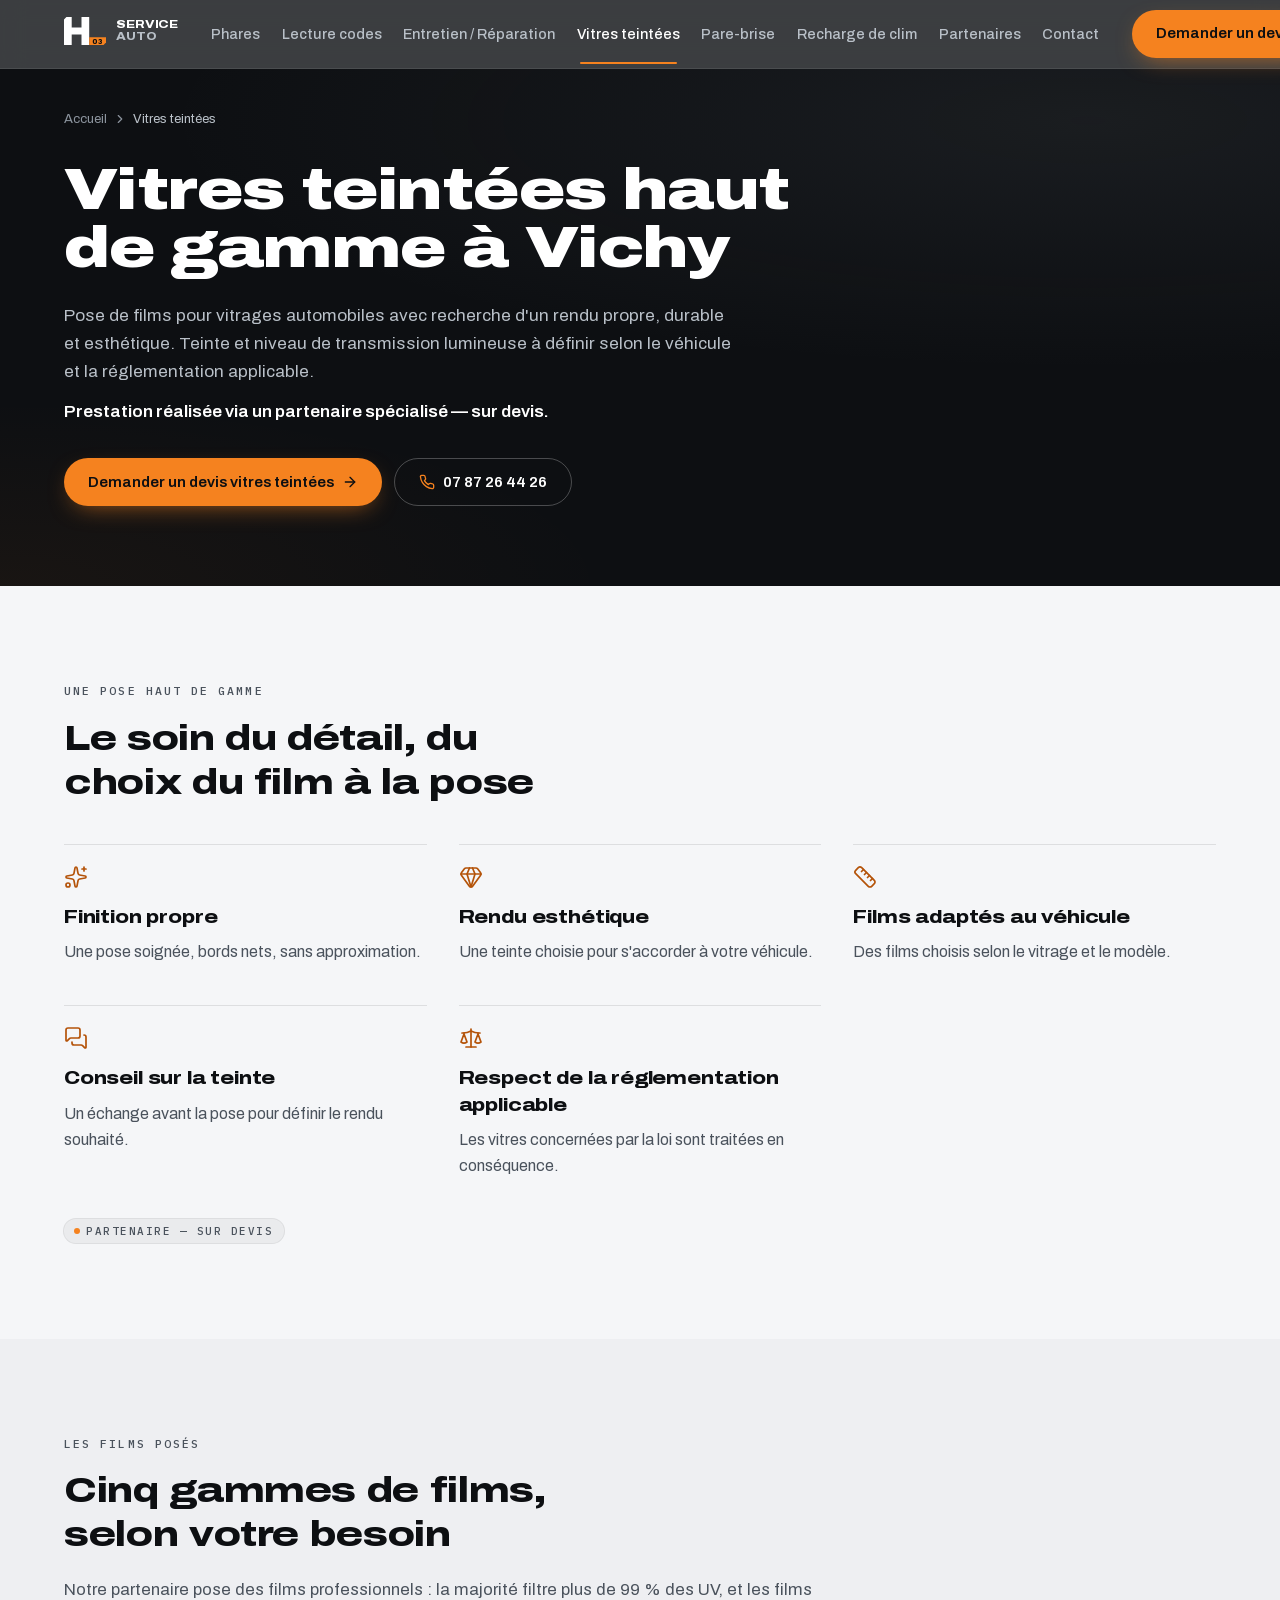
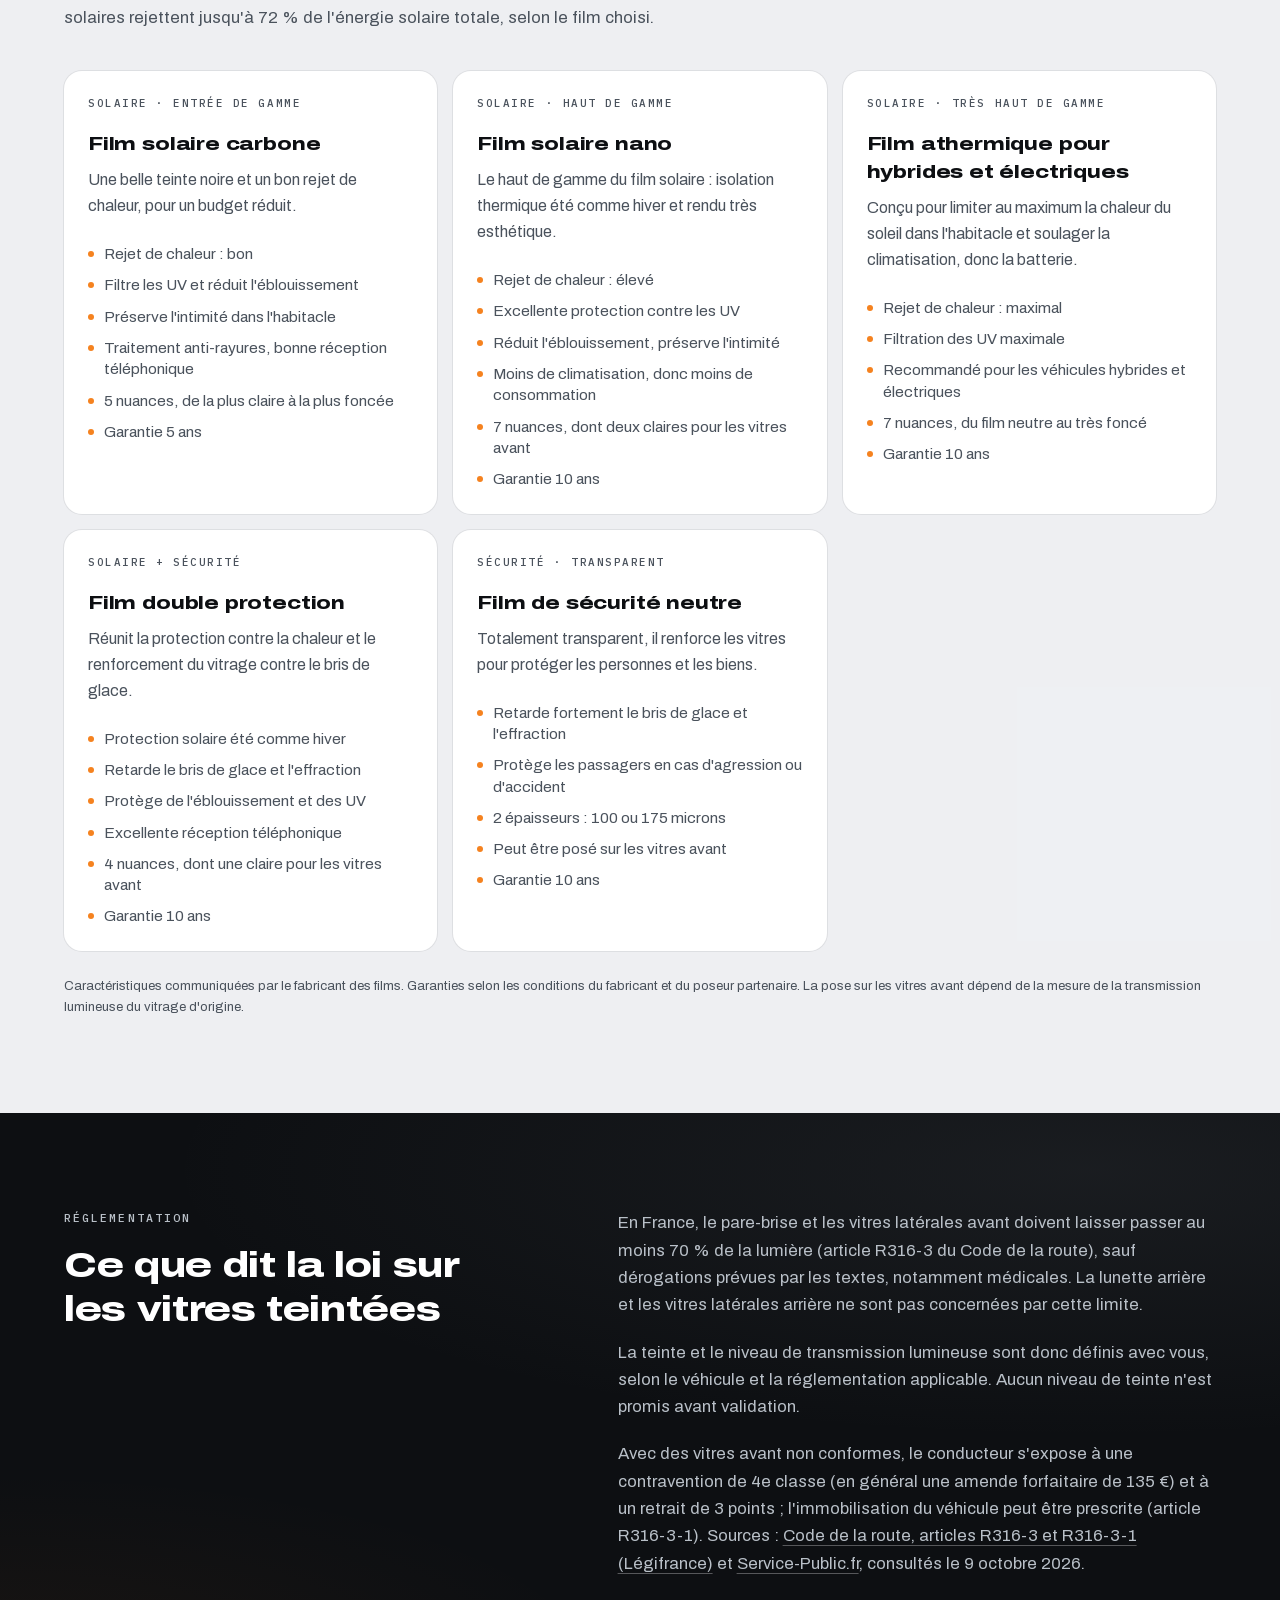
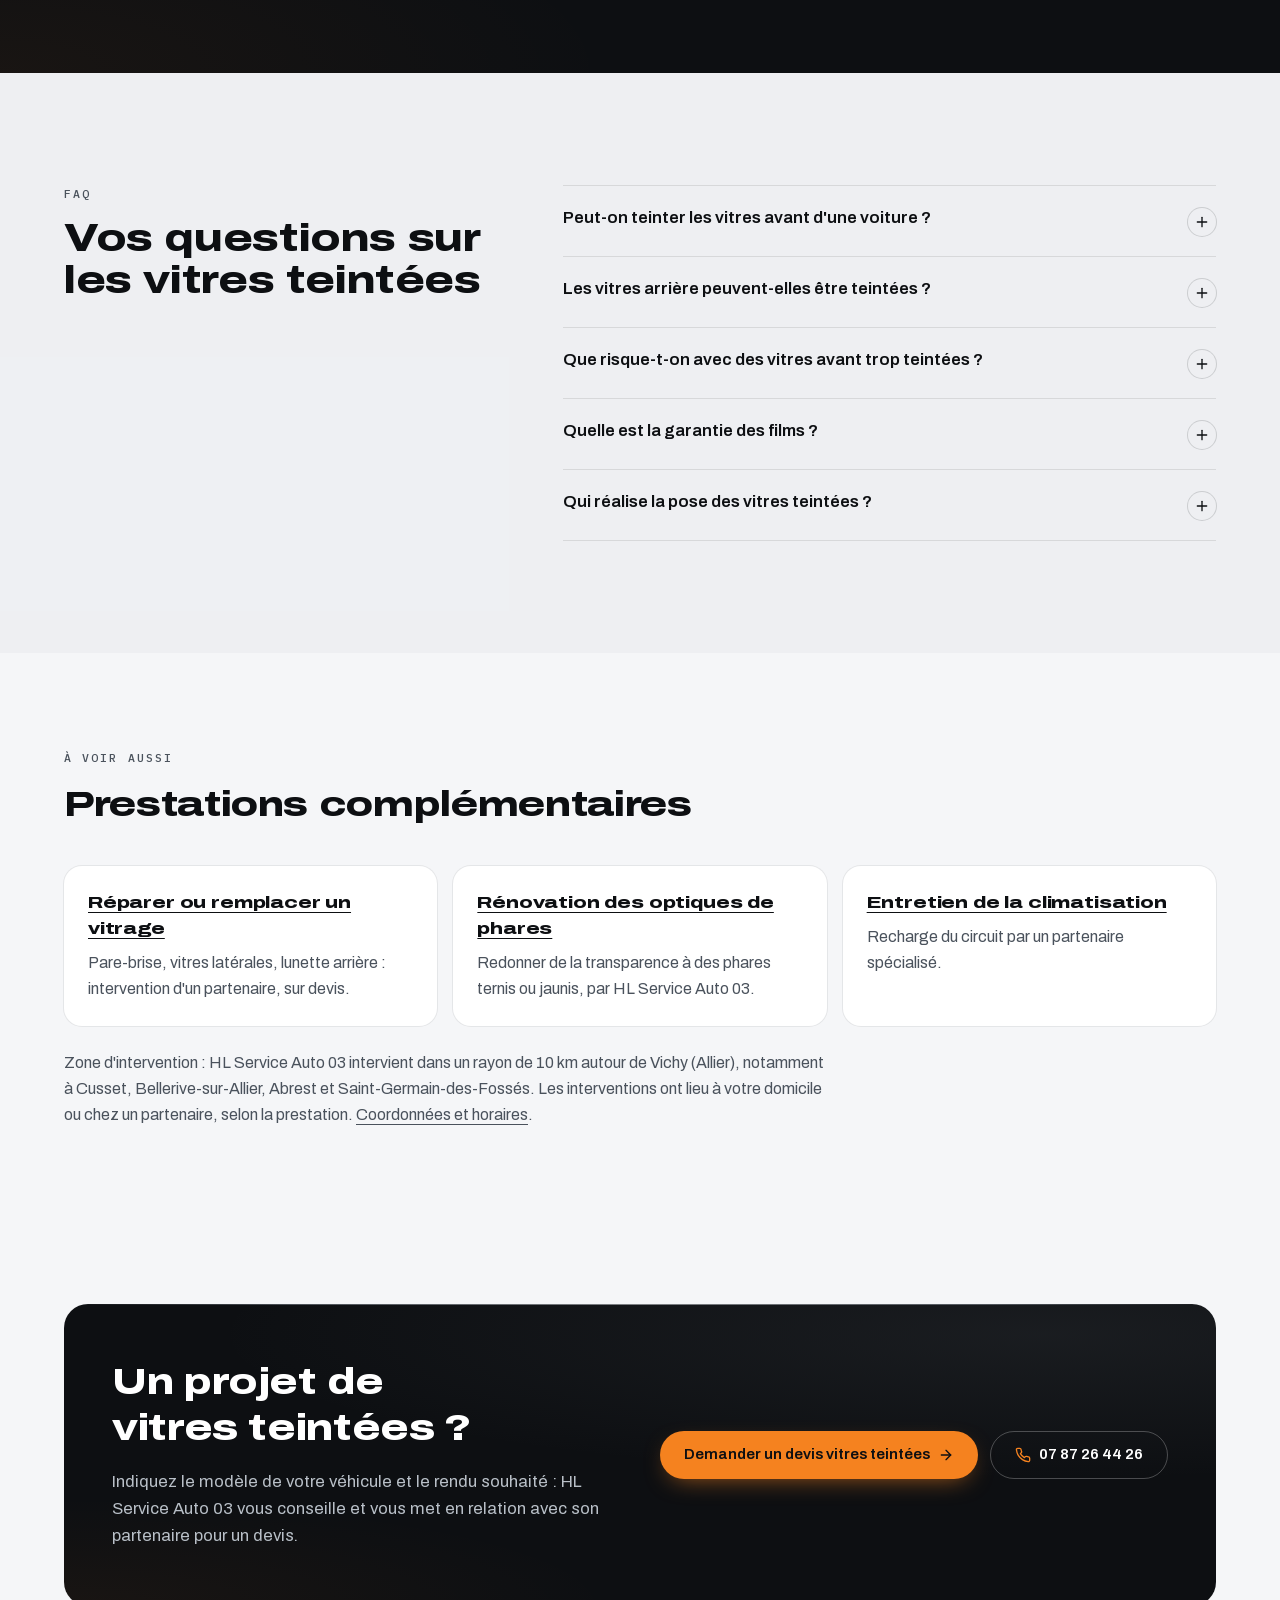
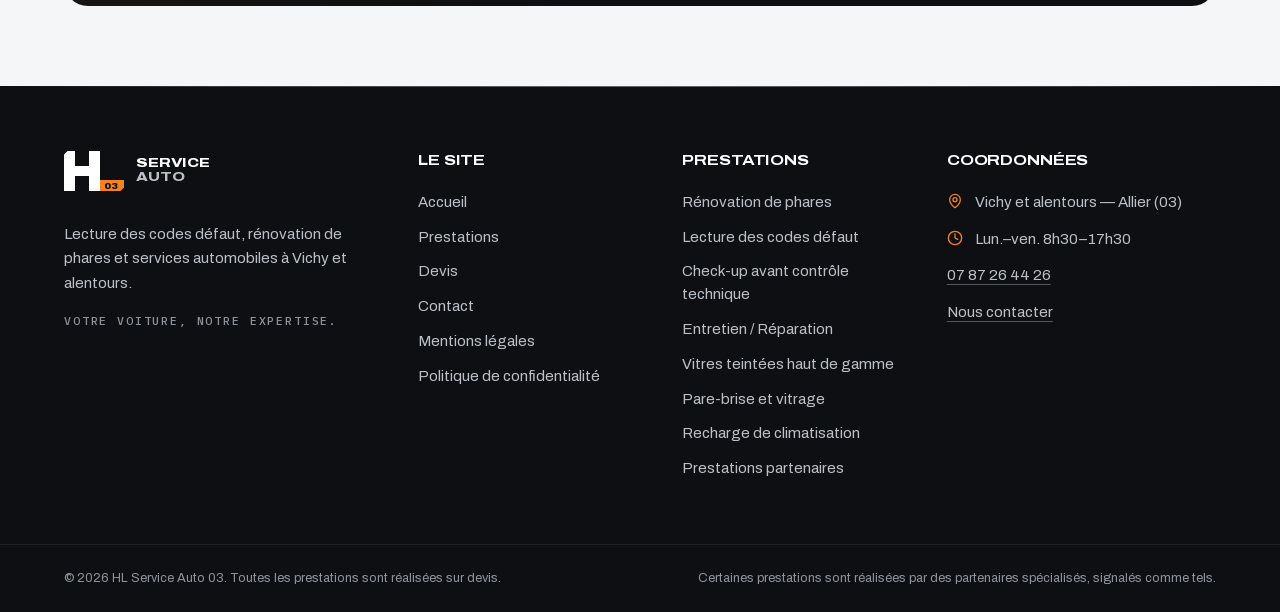
<file: vitres-teintees.html>
<!DOCTYPE html><html lang="fr" class="archivo_8c2be2a3-module__iX1fDW__variable ibm_plex_mono_992fec55-module__ID1hoq__variable" data-scroll-behavior="smooth"><head><meta charSet="utf-8"/><meta name="viewport" content="width=device-width, initial-scale=1"/><link rel="preload" href="assets/media/21ca8f3f56c22ca2-s.p.14a9xpaqsbppk.woff2" as="font" crossorigin="" type="font/woff2"/><link rel="preload" href="assets/media/effe91970fc4db64-s.p.28xcb7557rbh2.woff2" as="font" crossorigin="" type="font/woff2"/><link rel="stylesheet" href="assets/1mr0bpzl0qhpt.css" data-precedence="next"/><meta name="theme-color" content="#0d0f12"/><meta name="color-scheme" content="light"/><title>Vitres teintées et films solaires auto à Vichy | HL Service Auto 03</title><meta name="description" content="Pose de films pour vitrages automobiles à Vichy : finition propre, rendu esthétique, conseil sur la teinte dans le respect de la réglementation. Sur devis."/><meta name="application-name" content="HL Service Auto 03"/><link rel="manifest" href="assets/manifest.webmanifest"/><meta name="robots" content="index, follow"/><meta name="googlebot" content="index, follow"/><link rel="canonical" href="https://hlservice-auto03.fr/vitres-teintees.html"/><meta name="format-detection" content="telephone=no, address=no, email=no"/><meta property="og:title" content="Vitres teintées et films solaires auto à Vichy | HL Service Auto 03"/><meta property="og:description" content="Pose de films pour vitrages automobiles à Vichy : finition propre, rendu esthétique, conseil sur la teinte dans le respect de la réglementation. Sur devis."/><meta property="og:url" content="https://hlservice-auto03.fr/vitres-teintees.html"/><meta property="og:site_name" content="HL Service Auto 03"/><meta property="og:locale" content="fr_FR"/><meta property="og:type" content="website"/><meta name="twitter:card" content="summary_large_image"/><meta name="twitter:title" content="Vitres teintées et films solaires auto à Vichy | HL Service Auto 03"/><meta name="twitter:description" content="Pose de films pour vitrages automobiles à Vichy : finition propre, rendu esthétique, conseil sur la teinte dans le respect de la réglementation. Sur devis."/><link rel="icon" href="assets/favicon.ico" sizes="48x48" type="image/x-icon"/><link rel="icon" href="assets/icon.svg" sizes="any" type="image/svg+xml"/><link rel="apple-touch-icon" href="assets/apple-icon.png" sizes="180x180" type="image/png"/><meta name="next-size-adjust" content=""/><style>@media (min-width:1024px) and (max-width:1399px){header nav ul.gap-1 a{padding-left:.55rem;padding-right:.55rem}}</style><meta property="og:image" content="https://hlservice-auto03.fr/og-hlservice.jpg"/><meta property="og:image:width" content="1200"/><meta property="og:image:height" content="630"/><meta property="og:image:alt" content="HL Service Auto 03 — rénovation de phares et lecture des codes défaut à Vichy"/><meta name="twitter:image" content="https://hlservice-auto03.fr/og-hlservice.jpg"/><script type="application/ld+json">{"@context":"https://schema.org","@graph":[{"@type":"WebPage","@id":"https://hlservice-auto03.fr/vitres-teintees.html#webpage","url":"https://hlservice-auto03.fr/vitres-teintees.html","name":"Vitres teintées et films solaires auto à Vichy | HL Service Auto 03","description":"Pose de films pour vitrages automobiles à Vichy : finition propre, rendu esthétique, conseil sur la teinte dans le respect de la réglementation. Sur devis.","inLanguage":"fr-FR","isPartOf":{"@id":"https://hlservice-auto03.fr/#site"},"about":{"@id":"https://hlservice-auto03.fr/#entreprise"},"dateModified":"2026-10-09","breadcrumb":{"@id":"https://hlservice-auto03.fr/vitres-teintees.html#breadcrumb"},"mainEntity":{"@id":"https://hlservice-auto03.fr/vitres-teintees.html#service"}},{"@type":"AutoRepair","@id":"https://hlservice-auto03.fr/#entreprise","name":"HL Service Auto 03","url":"https://hlservice-auto03.fr/","telephone":"+33787264426"},{"@type":"BreadcrumbList","@id":"https://hlservice-auto03.fr/vitres-teintees.html#breadcrumb","itemListElement":[{"@type":"ListItem","position":1,"name":"Accueil","item":"https://hlservice-auto03.fr/"},{"@type":"ListItem","position":2,"name":"Vitres teintées","item":"https://hlservice-auto03.fr/vitres-teintees.html"}]},{"@type":"Service","@id":"https://hlservice-auto03.fr/vitres-teintees.html#service","name":"Vitres teintées","serviceType":"Vitres teintées","description":"Pose de films pour vitrages automobiles, teinte définie selon le véhicule et la réglementation applicable, par un partenaire spécialisé. Sur devis.","url":"https://hlservice-auto03.fr/vitres-teintees.html","areaServed":[{"@type":"City","name":"Vichy"},{"@type":"City","name":"Cusset"},{"@type":"City","name":"Bellerive-sur-Allier"},{"@type":"City","name":"Abrest"},{"@type":"City","name":"Saint-Germain-des-Fossés"}],"offers":{"@type":"Offer","description":"Prix communiqué sur devis, avant toute intervention."},"broker":{"@id":"https://hlservice-auto03.fr/#entreprise"}},{"@type":"FAQPage","@id":"https://hlservice-auto03.fr/vitres-teintees.html#faq","mainEntity":[{"@type":"Question","name":"Peut-on teinter les vitres avant d'une voiture ?","acceptedAnswer":{"@type":"Answer","text":"Le pare-brise et les vitres latérales avant doivent laisser passer au moins 70 % de la lumière (article R316-3 du Code de la route). Un film n'y est donc envisageable que si le vitrage reste au-dessus de ce seuil une fois le film posé : cela dépend de la transmission lumineuse du vitrage d'origine, mesurée avant la pose."}},{"@type":"Question","name":"Les vitres arrière peuvent-elles être teintées ?","acceptedAnswer":{"@type":"Answer","text":"Le seuil de 70 % vise le pare-brise et les vitres latérales avant. Les vitres latérales arrière et la lunette arrière ne sont pas concernées par cette limite."}},{"@type":"Question","name":"Que risque-t-on avec des vitres avant trop teintées ?","acceptedAnswer":{"@type":"Answer","text":"Le conducteur s'expose à une contravention de 4e classe (en général une amende forfaitaire de 135 €) et à un retrait de 3 points sur le permis de conduire. L'immobilisation du véhicule peut aussi être prescrite (article R316-3-1 du Code de la route)."}},{"@type":"Question","name":"Quelle est la garantie des films ?","acceptedAnswer":{"@type":"Answer","text":"5 ans pour le film solaire carbone et 10 ans pour les autres gammes, selon les conditions du fabricant et du poseur partenaire."}},{"@type":"Question","name":"Qui réalise la pose des vitres teintées ?","acceptedAnswer":{"@type":"Answer","text":"Un partenaire spécialisé, professionnel indépendant de HL Service Auto 03. HL Service Auto 03 vous conseille, vous met en relation avec lui, et la pose n'a lieu qu'après votre accord sur le devis."}}]}]}</script><script defer src="https://cloud.umami.is/script.js" data-website-id="69b320fe-6316-4dba-9961-7a17dd2dff12" data-domains="hlservice-auto03.fr"></script></head><body class="has-mobile-bar flex min-h-dvh flex-col antialiased"><div hidden=""><!--$--><!--/$--></div><a href="#contenu" class="sr-only z-50 rounded-pill bg-amber px-5 py-3 font-semibold text-ink focus:not-sr-only focus:fixed focus:left-4 focus:top-4">Aller au contenu</a><header class="sticky top-0 z-40 border-b border-white/[0.08] bg-ink/90 backdrop-blur-md supports-[backdrop-filter]:bg-ink/80"><div class="mx-auto w-full max-w-[76rem] px-5 sm:px-8 flex h-[4.25rem] items-center justify-between gap-6"><a class="shrink-0 rounded-md" aria-label="HL Service Auto 03 — accueil" href="./"><span class="inline-flex items-center gap-2.5"><svg viewBox="0 0 120 80" class="h-7 w-auto" aria-hidden="true" focusable="false"><polygon points="7,0 22,0 22,30 50,30 50,0 72,0 72,80 50,80 50,50 22,50 22,80 0,80 0,7" class="fill-white"></polygon><polygon points="72,58 120,58 120,73 113,80 72,80" class="fill-amber"></polygon><text x="94" y="76" text-anchor="middle" font-family="Archivo, Arial Black, sans-serif" font-weight="900" font-size="19" fill="#0D0F12">03</text></svg><span aria-hidden="true" class="font-display font-extrabold uppercase leading-[1.05] text-[0.66rem] tracking-[0.26em] text-white">Service<!-- --> <span class="block text-mist">Auto</span></span><span class="sr-only">HL Service Auto 03</span></span></a><nav aria-label="Navigation principale" class="hidden xl:block"><ul class="flex items-center gap-1"><li><a class="relative whitespace-nowrap rounded-md px-3 py-2 text-[0.9rem] font-medium transition-colors text-mist hover:text-white" href="renovation-phares.html">Phares</a></li><li><a class="relative whitespace-nowrap rounded-md px-3 py-2 text-[0.9rem] font-medium transition-colors text-mist hover:text-white" href="diagnostic-auto.html">Lecture codes</a></li><li><a class="relative whitespace-nowrap rounded-md px-3 py-2 text-[0.9rem] font-medium transition-colors text-mist hover:text-white" href="entretien-mecanique.html">Entretien / Réparation</a></li><li><a aria-current="page" class="relative whitespace-nowrap rounded-md px-3 py-2 text-[0.9rem] font-medium transition-colors text-white" href="vitres-teintees.html">Vitres teintées<span aria-hidden="true" class="absolute inset-x-3 -bottom-[0.9rem] h-0.5 rounded-full bg-amber"></span></a></li><li><a class="relative whitespace-nowrap rounded-md px-3 py-2 text-[0.9rem] font-medium transition-colors text-mist hover:text-white" href="pare-brise.html">Pare-brise</a></li><li><a class="relative whitespace-nowrap rounded-md px-3 py-2 text-[0.9rem] font-medium transition-colors text-mist hover:text-white" href="recharge-clim.html">Recharge de clim</a></li><li><a class="relative whitespace-nowrap rounded-md px-3 py-2 text-[0.9rem] font-medium transition-colors text-mist hover:text-white" href="prestations-partenaires.html">Partenaires</a></li><li><a class="relative whitespace-nowrap rounded-md px-3 py-2 text-[0.9rem] font-medium transition-colors text-mist hover:text-white" href="contact.html">Contact</a></li></ul></nav><div class="flex items-center gap-2"><div class="hidden lg:block"><a class="group inline-flex min-h-12 items-center justify-center gap-2 rounded-pill px-6 text-[0.95rem] font-semibold transition-[background-color,color,border-color,transform,box-shadow] duration-200 ease-out active:scale-[0.98] bg-amber text-ink shadow-[0_8px_24px_-10px_rgb(245_130_31/0.7)] hover:bg-amber-soft min-h-11 whitespace-nowrap px-5 text-sm" data-umami-event="Clic devis" data-umami-event-emplacement="en-tete" href="devis.html">Demander un devis</a></div><div class="xl:hidden"><button type="button" aria-expanded="false" aria-controls="_R_ulb_" class="inline-flex size-11 items-center justify-center rounded-pill border border-white/15 text-white transition-colors hover:border-white/40"><svg xmlns="http://www.w3.org/2000/svg" width="24" height="24" viewBox="0 0 24 24" fill="none" stroke="currentColor" stroke-width="2" stroke-linecap="round" stroke-linejoin="round" class="lucide lucide-menu size-5" aria-hidden="true"><path d="M4 5h16"></path><path d="M4 12h16"></path><path d="M4 19h16"></path></svg><span class="sr-only">Ouvrir le menu</span></button><div id="_R_ulb_" hidden="" class="fixed inset-x-0 bottom-0 top-[4.25rem] z-40 overflow-y-auto bg-ink px-5 pb-28 pt-6"><nav aria-label="Navigation mobile"><ul class="divide-y divide-white/[0.08] border-y border-white/[0.08]"><li><a class="font-display flex items-center justify-between py-4 text-lg font-bold text-silver" href="./">Accueil</a></li><li><a class="font-display flex items-center justify-between py-4 text-lg font-bold text-silver" href="renovation-phares.html">Phares</a></li><li><a class="font-display flex items-center justify-between py-4 text-lg font-bold text-silver" href="diagnostic-auto.html">Lecture des codes défaut</a></li><li><a class="font-display flex items-center justify-between py-4 text-lg font-bold text-silver" href="entretien-mecanique.html">Entretien / Réparation</a></li><li><a aria-current="page" class="font-display flex items-center justify-between py-4 text-lg font-bold text-white" href="vitres-teintees.html">Vitres teintées<span aria-hidden="true" class="size-2 rounded-full bg-amber"></span></a></li><li><a class="font-display flex items-center justify-between py-4 text-lg font-bold text-silver" href="pare-brise.html">Pare-brise</a></li><li><a class="font-display flex items-center justify-between py-4 text-lg font-bold text-silver" href="recharge-clim.html">Recharge de clim</a></li><li><a class="font-display flex items-center justify-between py-4 text-lg font-bold text-silver" href="prestations-partenaires.html">Partenaires</a></li><li><a class="font-display flex items-center justify-between py-4 text-lg font-bold text-silver" href="contact.html">Contact</a></li></ul></nav><div class="mt-8 grid gap-3"><a class="group inline-flex min-h-12 items-center justify-center gap-2 rounded-pill px-6 text-[0.95rem] font-semibold transition-[background-color,color,border-color,transform,box-shadow] duration-200 ease-out active:scale-[0.98] bg-amber text-ink shadow-[0_8px_24px_-10px_rgb(245_130_31/0.7)] hover:bg-amber-soft w-full" data-umami-event="Clic devis" data-umami-event-emplacement="en-tete" href="devis.html">Demander un devis</a></div><p class="mt-8 text-sm text-metal">Vichy et alentours — Allier (03)</p></div></div></div></div></header><main id="contenu" class="flex-1"><section class="bg-ink-grain relative overflow-hidden"><div class="mx-auto w-full max-w-[76rem] px-5 sm:px-8 relative pb-16 pt-8 sm:pb-20 sm:pt-10"><div><nav aria-label="Fil d&#x27;Ariane"><ol class="flex flex-wrap items-center gap-1.5 text-[0.82rem] text-metal"><li><a class="transition-colors hover:text-white" href="./">Accueil</a></li><li aria-hidden="true"><svg xmlns="http://www.w3.org/2000/svg" width="24" height="24" viewBox="0 0 24 24" fill="none" stroke="currentColor" stroke-width="2" stroke-linecap="round" stroke-linejoin="round" class="lucide lucide-chevron-right size-3.5" aria-hidden="true"><path d="m9 18 6-6-6-6"></path></svg></li><li aria-current="page" class="text-mist">Vitres teintées</li></ol></nav><h1 class="mt-8 max-w-4xl text-white"><span class="font-display text-balance block text-[2.25rem] font-black leading-[1.02] sm:text-[3.2rem] lg:text-[3.6rem]">Vitres teintées haut de gamme à Vichy</span></h1><div class="text-pretty mt-6 max-w-2xl text-[1.08rem] leading-relaxed text-mist"><p>Pose de films pour vitrages automobiles avec recherche d&#x27;un rendu propre, durable et esthétique. Teinte et niveau de transmission lumineuse à définir selon le véhicule et la réglementation applicable.</p><p class="font-semibold text-white" style="margin-top:.75rem">Prestation réalisée via un partenaire spécialisé — sur devis.</p></div><div class="mt-8 flex flex-col gap-3 sm:flex-row"><a class="group inline-flex min-h-12 items-center justify-center gap-2 rounded-pill px-6 text-[0.95rem] font-semibold transition-[background-color,color,border-color,transform,box-shadow] duration-200 ease-out active:scale-[0.98] bg-amber text-ink shadow-[0_8px_24px_-10px_rgb(245_130_31/0.7)] hover:bg-amber-soft" data-umami-event="Clic devis" data-umami-event-emplacement="contenu" href="devis.html?prestation=vitres-teintees">Demander un devis vitres teintées<svg xmlns="http://www.w3.org/2000/svg" width="24" height="24" viewBox="0 0 24 24" fill="none" stroke="currentColor" stroke-width="2" stroke-linecap="round" stroke-linejoin="round" class="lucide lucide-arrow-right size-4 transition-transform duration-200 ease-out group-hover:translate-x-0.5" aria-hidden="true"><path d="M5 12h14"></path><path d="m12 5 7 7-7 7"></path></svg></a><a style="white-space:nowrap" class="group inline-flex min-h-12 items-center justify-center gap-2 rounded-pill px-6 text-[0.95rem] font-semibold transition-[background-color,color,border-color,transform,box-shadow] duration-200 ease-out active:scale-[0.98] border border-white/25 text-white hover:border-white/60 hover:bg-white/5" data-umami-event="Appel" data-umami-event-emplacement="contenu" href="tel:+33787264426"><svg xmlns="http://www.w3.org/2000/svg" width="24" height="24" viewBox="0 0 24 24" fill="none" stroke="currentColor" stroke-width="2" stroke-linecap="round" stroke-linejoin="round" class="size-4 text-amber" aria-hidden="true"><path d="M22 16.92v3a2 2 0 0 1-2.18 2 19.79 19.79 0 0 1-8.63-3.07 19.5 19.5 0 0 1-6-6 19.79 19.79 0 0 1-3.07-8.67A2 2 0 0 1 4.11 2h3a2 2 0 0 1 2 1.72 12.84 12.84 0 0 0 .7 2.81 2 2 0 0 1-.45 2.11L8.09 9.91a16 16 0 0 0 6 6l1.27-1.27a2 2 0 0 1 2.11-.45 12.84 12.84 0 0 0 2.81.7A2 2 0 0 1 22 16.92z"></path></svg>07 87 26 44 26</a></div></div></div></section><section aria-labelledby="pourquoi-vitres-title" class="py-16 sm:py-24"><div class="mx-auto w-full max-w-[76rem] px-5 sm:px-8"><p class="mb-4 font-mono text-[0.72rem] font-medium uppercase tracking-[0.18em] text-slate">Une pose haut de gamme</p><h2 id="pourquoi-vitres-title" class="font-display text-balance max-w-3xl text-[1.75rem] font-extrabold leading-tight text-ink sm:text-[2.2rem]">Le soin du détail, du choix du film à la pose</h2><div class="mt-10"><ul class="grid gap-x-8 gap-y-10 sm:grid-cols-2 lg:grid-cols-3"><li class="reveal"><div class="border-t border-ink/10 pt-5"><svg xmlns="http://www.w3.org/2000/svg" width="24" height="24" viewBox="0 0 24 24" fill="none" stroke="currentColor" stroke-width="1.7" stroke-linecap="round" stroke-linejoin="round" class="lucide lucide-sparkles lucide-stars size-6 text-amber-deep" aria-hidden="true"><path d="M11.017 2.814a1 1 0 0 1 1.966 0l1.051 5.558a2 2 0 0 0 1.594 1.594l5.558 1.051a1 1 0 0 1 0 1.966l-5.558 1.051a2 2 0 0 0-1.594 1.594l-1.051 5.558a1 1 0 0 1-1.966 0l-1.051-5.558a2 2 0 0 0-1.594-1.594l-5.558-1.051a1 1 0 0 1 0-1.966l5.558-1.051a2 2 0 0 0 1.594-1.594z"></path><path d="M20 2v4"></path><path d="M22 4h-4"></path><circle cx="4" cy="20" r="2"></circle></svg><h3 class="font-display mt-4 text-[1.1rem] font-extrabold text-ink">Finition propre</h3><p class="mt-2 leading-relaxed text-slate">Une pose soignée, bords nets, sans approximation.</p></div></li><li class="reveal" style="--reveal-delay:60ms"><div class="border-t border-ink/10 pt-5"><svg xmlns="http://www.w3.org/2000/svg" width="24" height="24" viewBox="0 0 24 24" fill="none" stroke="currentColor" stroke-width="1.7" stroke-linecap="round" stroke-linejoin="round" class="lucide lucide-gem size-6 text-amber-deep" aria-hidden="true"><path d="M10.5 3 8 9l4 13 4-13-2.5-6"></path><path d="M17 3a2 2 0 0 1 1.6.8l3 4a2 2 0 0 1 .013 2.382l-7.99 10.986a2 2 0 0 1-3.247 0l-7.99-10.986A2 2 0 0 1 2.4 7.8l2.998-3.997A2 2 0 0 1 7 3z"></path><path d="M2 9h20"></path></svg><h3 class="font-display mt-4 text-[1.1rem] font-extrabold text-ink">Rendu esthétique</h3><p class="mt-2 leading-relaxed text-slate">Une teinte choisie pour s&#x27;accorder à votre véhicule.</p></div></li><li class="reveal" style="--reveal-delay:120ms"><div class="border-t border-ink/10 pt-5"><svg xmlns="http://www.w3.org/2000/svg" width="24" height="24" viewBox="0 0 24 24" fill="none" stroke="currentColor" stroke-width="1.7" stroke-linecap="round" stroke-linejoin="round" class="lucide lucide-ruler size-6 text-amber-deep" aria-hidden="true"><path d="M21.3 15.3a2.4 2.4 0 0 1 0 3.4l-2.6 2.6a2.4 2.4 0 0 1-3.4 0L2.7 8.7a2.41 2.41 0 0 1 0-3.4l2.6-2.6a2.41 2.41 0 0 1 3.4 0Z"></path><path d="m14.5 12.5 2-2"></path><path d="m11.5 9.5 2-2"></path><path d="m8.5 6.5 2-2"></path><path d="m17.5 15.5 2-2"></path></svg><h3 class="font-display mt-4 text-[1.1rem] font-extrabold text-ink">Films adaptés au véhicule</h3><p class="mt-2 leading-relaxed text-slate">Des films choisis selon le vitrage et le modèle.</p></div></li><li class="reveal"><div class="border-t border-ink/10 pt-5"><svg xmlns="http://www.w3.org/2000/svg" width="24" height="24" viewBox="0 0 24 24" fill="none" stroke="currentColor" stroke-width="1.7" stroke-linecap="round" stroke-linejoin="round" class="lucide lucide-messages-square size-6 text-amber-deep" aria-hidden="true"><path d="M16 10a2 2 0 0 1-2 2H6.828a2 2 0 0 0-1.414.586l-2.202 2.202A.71.71 0 0 1 2 14.286V4a2 2 0 0 1 2-2h10a2 2 0 0 1 2 2z"></path><path d="M20 9a2 2 0 0 1 2 2v10.286a.71.71 0 0 1-1.212.502l-2.202-2.202A2 2 0 0 0 17.172 19H10a2 2 0 0 1-2-2v-1"></path></svg><h3 class="font-display mt-4 text-[1.1rem] font-extrabold text-ink">Conseil sur la teinte</h3><p class="mt-2 leading-relaxed text-slate">Un échange avant la pose pour définir le rendu souhaité.</p></div></li><li class="reveal" style="--reveal-delay:60ms"><div class="border-t border-ink/10 pt-5"><svg xmlns="http://www.w3.org/2000/svg" width="24" height="24" viewBox="0 0 24 24" fill="none" stroke="currentColor" stroke-width="1.7" stroke-linecap="round" stroke-linejoin="round" class="lucide lucide-scale size-6 text-amber-deep" aria-hidden="true"><path d="M12 3v18"></path><path d="m19 8 3 8a5 5 0 0 1-6 0zV7"></path><path d="M3 7h1a17 17 0 0 0 8-2 17 17 0 0 0 8 2h1"></path><path d="m5 8 3 8a5 5 0 0 1-6 0zV7"></path><path d="M7 21h10"></path></svg><h3 class="font-display mt-4 text-[1.1rem] font-extrabold text-ink">Respect de la réglementation applicable</h3><p class="mt-2 leading-relaxed text-slate">Les vitres concernées par la loi sont traitées en conséquence.</p></div></li></ul><span class="inline-flex items-center gap-1.5 rounded-pill px-2.5 py-1 font-mono text-[0.68rem] font-medium uppercase tracking-[0.14em] bg-ink/[0.045] text-slate ring-1 ring-ink/10 mt-10"><span aria-hidden="true" class="size-1.5 rounded-full bg-amber"></span>Partenaire — sur devis</span></div></div></section><section aria-labelledby="gammes-films-title" class="bg-silver/50 py-16 sm:py-24"><div class="mx-auto w-full max-w-[76rem] px-5 sm:px-8"><p class="mb-4 font-mono text-[0.72rem] font-medium uppercase tracking-[0.18em] text-slate">Les films posés</p><h2 id="gammes-films-title" class="font-display text-balance max-w-3xl text-[1.75rem] font-extrabold leading-tight text-ink sm:text-[2.2rem]">Cinq gammes de films, selon votre besoin</h2><p class="text-pretty mt-5 max-w-3xl text-[1.05rem] leading-relaxed text-slate">Notre partenaire pose des films professionnels : la majorité filtre plus de 99&nbsp;% des UV, et les films solaires rejettent jusqu&#x27;à 72&nbsp;% de l&#x27;énergie solaire totale, selon le film choisi.</p><div class="mt-10"><ul class="grid gap-4 sm:grid-cols-2 lg:grid-cols-3"><li class="reveal h-full"><article class="flex h-full flex-col rounded-card bg-white p-6 ring-1 ring-ink/[0.07]"><span class="font-mono text-[0.68rem] uppercase tracking-[0.14em] text-slate">Solaire · entrée de gamme</span><h3 class="font-display mt-5 text-[1.15rem] font-extrabold text-ink">Film solaire carbone</h3><p class="mt-2 leading-relaxed text-slate">Une belle teinte noire et un bon rejet de chaleur, pour un budget réduit.</p><ul class="mt-6 space-y-2.5"><li class="flex gap-2.5 text-[0.97rem] leading-snug text-slate"><span aria-hidden="true" class="size-1.5 rounded-full bg-amber" style="margin-top:.5rem;flex:none"></span>Rejet de chaleur : bon</li><li class="flex gap-2.5 text-[0.97rem] leading-snug text-slate"><span aria-hidden="true" class="size-1.5 rounded-full bg-amber" style="margin-top:.5rem;flex:none"></span>Filtre les UV et réduit l&#x27;éblouissement</li><li class="flex gap-2.5 text-[0.97rem] leading-snug text-slate"><span aria-hidden="true" class="size-1.5 rounded-full bg-amber" style="margin-top:.5rem;flex:none"></span>Préserve l&#x27;intimité dans l&#x27;habitacle</li><li class="flex gap-2.5 text-[0.97rem] leading-snug text-slate"><span aria-hidden="true" class="size-1.5 rounded-full bg-amber" style="margin-top:.5rem;flex:none"></span>Traitement anti-rayures, bonne réception téléphonique</li><li class="flex gap-2.5 text-[0.97rem] leading-snug text-slate"><span aria-hidden="true" class="size-1.5 rounded-full bg-amber" style="margin-top:.5rem;flex:none"></span>5 nuances, de la plus claire à la plus foncée</li><li class="flex gap-2.5 text-[0.97rem] leading-snug text-slate"><span aria-hidden="true" class="size-1.5 rounded-full bg-amber" style="margin-top:.5rem;flex:none"></span>Garantie 5 ans</li></ul></article></li><li class="reveal h-full"><article class="flex h-full flex-col rounded-card bg-white p-6 ring-1 ring-ink/[0.07]"><span class="font-mono text-[0.68rem] uppercase tracking-[0.14em] text-slate">Solaire · haut de gamme</span><h3 class="font-display mt-5 text-[1.15rem] font-extrabold text-ink">Film solaire nano</h3><p class="mt-2 leading-relaxed text-slate">Le haut de gamme du film solaire : isolation thermique été comme hiver et rendu très esthétique.</p><ul class="mt-6 space-y-2.5"><li class="flex gap-2.5 text-[0.97rem] leading-snug text-slate"><span aria-hidden="true" class="size-1.5 rounded-full bg-amber" style="margin-top:.5rem;flex:none"></span>Rejet de chaleur : élevé</li><li class="flex gap-2.5 text-[0.97rem] leading-snug text-slate"><span aria-hidden="true" class="size-1.5 rounded-full bg-amber" style="margin-top:.5rem;flex:none"></span>Excellente protection contre les UV</li><li class="flex gap-2.5 text-[0.97rem] leading-snug text-slate"><span aria-hidden="true" class="size-1.5 rounded-full bg-amber" style="margin-top:.5rem;flex:none"></span>Réduit l&#x27;éblouissement, préserve l&#x27;intimité</li><li class="flex gap-2.5 text-[0.97rem] leading-snug text-slate"><span aria-hidden="true" class="size-1.5 rounded-full bg-amber" style="margin-top:.5rem;flex:none"></span>Moins de climatisation, donc moins de consommation</li><li class="flex gap-2.5 text-[0.97rem] leading-snug text-slate"><span aria-hidden="true" class="size-1.5 rounded-full bg-amber" style="margin-top:.5rem;flex:none"></span>7 nuances, dont deux claires pour les vitres avant</li><li class="flex gap-2.5 text-[0.97rem] leading-snug text-slate"><span aria-hidden="true" class="size-1.5 rounded-full bg-amber" style="margin-top:.5rem;flex:none"></span>Garantie 10 ans</li></ul></article></li><li class="reveal h-full"><article class="flex h-full flex-col rounded-card bg-white p-6 ring-1 ring-ink/[0.07]"><span class="font-mono text-[0.68rem] uppercase tracking-[0.14em] text-slate">Solaire · très haut de gamme</span><h3 class="font-display mt-5 text-[1.15rem] font-extrabold text-ink">Film athermique pour hybrides et électriques</h3><p class="mt-2 leading-relaxed text-slate">Conçu pour limiter au maximum la chaleur du soleil dans l&#x27;habitacle et soulager la climatisation, donc la batterie.</p><ul class="mt-6 space-y-2.5"><li class="flex gap-2.5 text-[0.97rem] leading-snug text-slate"><span aria-hidden="true" class="size-1.5 rounded-full bg-amber" style="margin-top:.5rem;flex:none"></span>Rejet de chaleur : maximal</li><li class="flex gap-2.5 text-[0.97rem] leading-snug text-slate"><span aria-hidden="true" class="size-1.5 rounded-full bg-amber" style="margin-top:.5rem;flex:none"></span>Filtration des UV maximale</li><li class="flex gap-2.5 text-[0.97rem] leading-snug text-slate"><span aria-hidden="true" class="size-1.5 rounded-full bg-amber" style="margin-top:.5rem;flex:none"></span>Recommandé pour les véhicules hybrides et électriques</li><li class="flex gap-2.5 text-[0.97rem] leading-snug text-slate"><span aria-hidden="true" class="size-1.5 rounded-full bg-amber" style="margin-top:.5rem;flex:none"></span>7 nuances, du film neutre au très foncé</li><li class="flex gap-2.5 text-[0.97rem] leading-snug text-slate"><span aria-hidden="true" class="size-1.5 rounded-full bg-amber" style="margin-top:.5rem;flex:none"></span>Garantie 10 ans</li></ul></article></li><li class="reveal h-full"><article class="flex h-full flex-col rounded-card bg-white p-6 ring-1 ring-ink/[0.07]"><span class="font-mono text-[0.68rem] uppercase tracking-[0.14em] text-slate">Solaire + sécurité</span><h3 class="font-display mt-5 text-[1.15rem] font-extrabold text-ink">Film double protection</h3><p class="mt-2 leading-relaxed text-slate">Réunit la protection contre la chaleur et le renforcement du vitrage contre le bris de glace.</p><ul class="mt-6 space-y-2.5"><li class="flex gap-2.5 text-[0.97rem] leading-snug text-slate"><span aria-hidden="true" class="size-1.5 rounded-full bg-amber" style="margin-top:.5rem;flex:none"></span>Protection solaire été comme hiver</li><li class="flex gap-2.5 text-[0.97rem] leading-snug text-slate"><span aria-hidden="true" class="size-1.5 rounded-full bg-amber" style="margin-top:.5rem;flex:none"></span>Retarde le bris de glace et l&#x27;effraction</li><li class="flex gap-2.5 text-[0.97rem] leading-snug text-slate"><span aria-hidden="true" class="size-1.5 rounded-full bg-amber" style="margin-top:.5rem;flex:none"></span>Protège de l&#x27;éblouissement et des UV</li><li class="flex gap-2.5 text-[0.97rem] leading-snug text-slate"><span aria-hidden="true" class="size-1.5 rounded-full bg-amber" style="margin-top:.5rem;flex:none"></span>Excellente réception téléphonique</li><li class="flex gap-2.5 text-[0.97rem] leading-snug text-slate"><span aria-hidden="true" class="size-1.5 rounded-full bg-amber" style="margin-top:.5rem;flex:none"></span>4 nuances, dont une claire pour les vitres avant</li><li class="flex gap-2.5 text-[0.97rem] leading-snug text-slate"><span aria-hidden="true" class="size-1.5 rounded-full bg-amber" style="margin-top:.5rem;flex:none"></span>Garantie 10 ans</li></ul></article></li><li class="reveal h-full"><article class="flex h-full flex-col rounded-card bg-white p-6 ring-1 ring-ink/[0.07]"><span class="font-mono text-[0.68rem] uppercase tracking-[0.14em] text-slate">Sécurité · transparent</span><h3 class="font-display mt-5 text-[1.15rem] font-extrabold text-ink">Film de sécurité neutre</h3><p class="mt-2 leading-relaxed text-slate">Totalement transparent, il renforce les vitres pour protéger les personnes et les biens.</p><ul class="mt-6 space-y-2.5"><li class="flex gap-2.5 text-[0.97rem] leading-snug text-slate"><span aria-hidden="true" class="size-1.5 rounded-full bg-amber" style="margin-top:.5rem;flex:none"></span>Retarde fortement le bris de glace et l&#x27;effraction</li><li class="flex gap-2.5 text-[0.97rem] leading-snug text-slate"><span aria-hidden="true" class="size-1.5 rounded-full bg-amber" style="margin-top:.5rem;flex:none"></span>Protège les passagers en cas d&#x27;agression ou d&#x27;accident</li><li class="flex gap-2.5 text-[0.97rem] leading-snug text-slate"><span aria-hidden="true" class="size-1.5 rounded-full bg-amber" style="margin-top:.5rem;flex:none"></span>2 épaisseurs : 100 ou 175 microns</li><li class="flex gap-2.5 text-[0.97rem] leading-snug text-slate"><span aria-hidden="true" class="size-1.5 rounded-full bg-amber" style="margin-top:.5rem;flex:none"></span>Peut être posé sur les vitres avant</li><li class="flex gap-2.5 text-[0.97rem] leading-snug text-slate"><span aria-hidden="true" class="size-1.5 rounded-full bg-amber" style="margin-top:.5rem;flex:none"></span>Garantie 10 ans</li></ul></article></li></ul></div><p class="text-[0.82rem] leading-relaxed text-slate" style="margin-top:1.5rem">Caractéristiques communiquées par le fabricant des films. Garanties selon les conditions du fabricant et du poseur partenaire. La pose sur les vitres avant dépend de la mesure de la transmission lumineuse du vitrage d&#x27;origine.</p></div></section><section aria-labelledby="reglementation-title" class="bg-ink-grain py-16 text-white sm:py-24"><div class="mx-auto w-full max-w-[76rem] px-5 sm:px-8 grid gap-10 lg:grid-cols-[0.9fr_1.1fr] lg:gap-16"><div><p class="mb-4 font-mono text-[0.72rem] font-medium uppercase tracking-[0.18em] text-mist">Réglementation</p><h2 id="reglementation-title" class="font-display text-balance text-[1.75rem] font-extrabold leading-tight sm:text-[2.2rem]">Ce que dit la loi sur les vitres teintées</h2></div><div class="space-y-5 text-[1.05rem] leading-relaxed text-mist"><p>En France, le pare-brise et les vitres latérales avant doivent laisser passer au moins 70 % de la lumière (article R316-3 du Code de la route), sauf dérogations prévues par les textes, notamment médicales. La lunette arrière et les vitres latérales arrière ne sont pas concernées par cette limite.</p><p>La teinte et le niveau de transmission lumineuse sont donc définis avec vous, selon le véhicule et la réglementation applicable. Aucun niveau de teinte n&#x27;est promis avant validation.</p><p>Avec des vitres avant non conformes, le conducteur s'expose à une contravention de 4e classe (en général une amende forfaitaire de 135 €) et à un retrait de 3 points ; l'immobilisation du véhicule peut être prescrite (article R316-3-1). Sources : <a class="underline decoration-white/30 underline-offset-4 hover:text-white" href="https://www.legifrance.gouv.fr/codes/section_lc/LEGITEXT000006074228/LEGISCTA000006159582" target="_blank" rel="noopener noreferrer">Code de la route, articles R316-3 et R316-3-1 (Légifrance)</a> et <a class="underline decoration-white/30 underline-offset-4 hover:text-white" href="https://www.service-public.gouv.fr/particuliers/vosdroits/F19459" target="_blank" rel="noopener noreferrer">Service-Public.fr</a>, consultés le 9 octobre 2026.</p></div></div></section><section hidden aria-labelledby="galerie-vitres-title" class="py-16 sm:py-24"><div class="mx-auto w-full max-w-[76rem] px-5 sm:px-8"><p class="mb-4 font-mono text-[0.72rem] font-medium uppercase tracking-[0.18em] text-slate">Galerie</p><h2 id="galerie-vitres-title" class="font-display text-balance max-w-3xl text-[1.75rem] font-extrabold leading-tight text-ink sm:text-[2.2rem]">Des véhicules réels, photographiés après la pose</h2><div class="mt-10"><div class="grid gap-3 sm:grid-cols-2 lg:grid-cols-3"><div class="aspect-[4/3] flex relative flex-col items-center justify-center gap-2 overflow-hidden rounded-card border border-dashed border-ink/20 bg-silver/60 p-4 text-center"><div aria-hidden="true" class="absolute inset-0 opacity-60 [background-image:repeating-linear-gradient(135deg,transparent_0_14px,rgb(13_15_18/0.035)_14px_15px)]"></div><svg xmlns="http://www.w3.org/2000/svg" width="24" height="24" viewBox="0 0 24 24" fill="none" stroke="currentColor" stroke-width="1.6" stroke-linecap="round" stroke-linejoin="round" class="lucide lucide-camera relative size-6 text-metal" aria-hidden="true"><path d="M13.997 4a2 2 0 0 1 1.76 1.05l.486.9A2 2 0 0 0 18.003 7H20a2 2 0 0 1 2 2v9a2 2 0 0 1-2 2H4a2 2 0 0 1-2-2V9a2 2 0 0 1 2-2h1.997a2 2 0 0 0 1.759-1.048l.489-.904A2 2 0 0 1 10.004 4z"></path><circle cx="12" cy="13" r="3"></circle></svg><p class="relative text-[0.9rem] font-semibold text-ink">Photos de véhicules</p><p class="relative text-[0.8rem] text-slate">Photo réelle à venir</p></div><div class="aspect-[4/3] hidden sm:flex relative flex-col items-center justify-center gap-2 overflow-hidden rounded-card border border-dashed border-ink/20 bg-silver/60 p-4 text-center"><div aria-hidden="true" class="absolute inset-0 opacity-60 [background-image:repeating-linear-gradient(135deg,transparent_0_14px,rgb(13_15_18/0.035)_14px_15px)]"></div><svg xmlns="http://www.w3.org/2000/svg" width="24" height="24" viewBox="0 0 24 24" fill="none" stroke="currentColor" stroke-width="1.6" stroke-linecap="round" stroke-linejoin="round" class="lucide lucide-camera relative size-6 text-metal" aria-hidden="true"><path d="M13.997 4a2 2 0 0 1 1.76 1.05l.486.9A2 2 0 0 0 18.003 7H20a2 2 0 0 1 2 2v9a2 2 0 0 1-2 2H4a2 2 0 0 1-2-2V9a2 2 0 0 1 2-2h1.997a2 2 0 0 0 1.759-1.048l.489-.904A2 2 0 0 1 10.004 4z"></path><circle cx="12" cy="13" r="3"></circle></svg><p class="relative text-[0.9rem] font-semibold text-ink">Photos de véhicules</p><p class="relative text-[0.8rem] text-slate">Photo réelle à venir</p></div><div class="aspect-[4/3] hidden sm:flex relative flex-col items-center justify-center gap-2 overflow-hidden rounded-card border border-dashed border-ink/20 bg-silver/60 p-4 text-center"><div aria-hidden="true" class="absolute inset-0 opacity-60 [background-image:repeating-linear-gradient(135deg,transparent_0_14px,rgb(13_15_18/0.035)_14px_15px)]"></div><svg xmlns="http://www.w3.org/2000/svg" width="24" height="24" viewBox="0 0 24 24" fill="none" stroke="currentColor" stroke-width="1.6" stroke-linecap="round" stroke-linejoin="round" class="lucide lucide-camera relative size-6 text-metal" aria-hidden="true"><path d="M13.997 4a2 2 0 0 1 1.76 1.05l.486.9A2 2 0 0 0 18.003 7H20a2 2 0 0 1 2 2v9a2 2 0 0 1-2 2H4a2 2 0 0 1-2-2V9a2 2 0 0 1 2-2h1.997a2 2 0 0 0 1.759-1.048l.489-.904A2 2 0 0 1 10.004 4z"></path><circle cx="12" cy="13" r="3"></circle></svg><p class="relative text-[0.9rem] font-semibold text-ink">Photos de véhicules</p><p class="relative text-[0.8rem] text-slate">Photo réelle à venir</p></div></div></div></div></section><section id="faq-vitres" aria-labelledby="faq-vitres-title" class="py-20 sm:py-28 bg-silver/50"><div class="mx-auto w-full max-w-[76rem] px-5 sm:px-8 grid gap-12 lg:grid-cols-[0.8fr_1.2fr] lg:gap-16"><div class="max-w-3xl"><p class="font-mono text-[0.72rem] font-medium uppercase tracking-[0.18em] text-slate mb-4">FAQ</p><h2 id="faq-vitres-title" class="font-display text-balance text-[1.85rem] font-extrabold leading-[1.08] sm:text-[2.4rem] text-ink">Vos questions sur les vitres teintées</h2></div><div class="divide-y divide-ink/10 border-y border-ink/10"><details class="group"><summary class="flex cursor-pointer items-start justify-between gap-6 py-5 text-left font-semibold text-ink transition-colors hover:text-amber-deep"><span class="text-[1.05rem] leading-snug">Peut-on teinter les vitres avant d'une voiture ?</span><span class="mt-0.5 inline-flex size-7 shrink-0 items-center justify-center rounded-full ring-1 ring-ink/15"><svg xmlns="http://www.w3.org/2000/svg" width="24" height="24" viewBox="0 0 24 24" fill="none" stroke="currentColor" stroke-width="2" stroke-linecap="round" stroke-linejoin="round" class="lucide lucide-plus faq-icon size-4 transition-transform duration-200 ease-out" aria-hidden="true"><path d="M5 12h14"></path><path d="M12 5v14"></path></svg></span></summary><p class="text-pretty -mt-1 pb-6 pr-12 leading-relaxed text-slate">Le pare-brise et les vitres latérales avant doivent laisser passer au moins 70 % de la lumière (article R316-3 du Code de la route). Un film n'y est donc envisageable que si le vitrage reste au-dessus de ce seuil une fois le film posé : cela dépend de la transmission lumineuse du vitrage d'origine, mesurée avant la pose.</p></details><details class="group"><summary class="flex cursor-pointer items-start justify-between gap-6 py-5 text-left font-semibold text-ink transition-colors hover:text-amber-deep"><span class="text-[1.05rem] leading-snug">Les vitres arrière peuvent-elles être teintées ?</span><span class="mt-0.5 inline-flex size-7 shrink-0 items-center justify-center rounded-full ring-1 ring-ink/15"><svg xmlns="http://www.w3.org/2000/svg" width="24" height="24" viewBox="0 0 24 24" fill="none" stroke="currentColor" stroke-width="2" stroke-linecap="round" stroke-linejoin="round" class="lucide lucide-plus faq-icon size-4 transition-transform duration-200 ease-out" aria-hidden="true"><path d="M5 12h14"></path><path d="M12 5v14"></path></svg></span></summary><p class="text-pretty -mt-1 pb-6 pr-12 leading-relaxed text-slate">Le seuil de 70 % vise le pare-brise et les vitres latérales avant. Les vitres latérales arrière et la lunette arrière ne sont pas concernées par cette limite.</p></details><details class="group"><summary class="flex cursor-pointer items-start justify-between gap-6 py-5 text-left font-semibold text-ink transition-colors hover:text-amber-deep"><span class="text-[1.05rem] leading-snug">Que risque-t-on avec des vitres avant trop teintées ?</span><span class="mt-0.5 inline-flex size-7 shrink-0 items-center justify-center rounded-full ring-1 ring-ink/15"><svg xmlns="http://www.w3.org/2000/svg" width="24" height="24" viewBox="0 0 24 24" fill="none" stroke="currentColor" stroke-width="2" stroke-linecap="round" stroke-linejoin="round" class="lucide lucide-plus faq-icon size-4 transition-transform duration-200 ease-out" aria-hidden="true"><path d="M5 12h14"></path><path d="M12 5v14"></path></svg></span></summary><p class="text-pretty -mt-1 pb-6 pr-12 leading-relaxed text-slate">Le conducteur s'expose à une contravention de 4e classe (en général une amende forfaitaire de 135 €) et à un retrait de 3 points sur le permis de conduire. L'immobilisation du véhicule peut aussi être prescrite (article R316-3-1 du Code de la route).</p></details><details class="group"><summary class="flex cursor-pointer items-start justify-between gap-6 py-5 text-left font-semibold text-ink transition-colors hover:text-amber-deep"><span class="text-[1.05rem] leading-snug">Quelle est la garantie des films ?</span><span class="mt-0.5 inline-flex size-7 shrink-0 items-center justify-center rounded-full ring-1 ring-ink/15"><svg xmlns="http://www.w3.org/2000/svg" width="24" height="24" viewBox="0 0 24 24" fill="none" stroke="currentColor" stroke-width="2" stroke-linecap="round" stroke-linejoin="round" class="lucide lucide-plus faq-icon size-4 transition-transform duration-200 ease-out" aria-hidden="true"><path d="M5 12h14"></path><path d="M12 5v14"></path></svg></span></summary><p class="text-pretty -mt-1 pb-6 pr-12 leading-relaxed text-slate">5 ans pour le film solaire carbone et 10 ans pour les autres gammes, selon les conditions du fabricant et du poseur partenaire.</p></details><details class="group"><summary class="flex cursor-pointer items-start justify-between gap-6 py-5 text-left font-semibold text-ink transition-colors hover:text-amber-deep"><span class="text-[1.05rem] leading-snug">Qui réalise la pose des vitres teintées ?</span><span class="mt-0.5 inline-flex size-7 shrink-0 items-center justify-center rounded-full ring-1 ring-ink/15"><svg xmlns="http://www.w3.org/2000/svg" width="24" height="24" viewBox="0 0 24 24" fill="none" stroke="currentColor" stroke-width="2" stroke-linecap="round" stroke-linejoin="round" class="lucide lucide-plus faq-icon size-4 transition-transform duration-200 ease-out" aria-hidden="true"><path d="M5 12h14"></path><path d="M12 5v14"></path></svg></span></summary><p class="text-pretty -mt-1 pb-6 pr-12 leading-relaxed text-slate">Un partenaire spécialisé, professionnel indépendant de HL Service Auto 03. HL Service Auto 03 vous conseille, vous met en relation avec lui, et la pose n'a lieu qu'après votre accord sur le devis.</p></details></div></div></section><section aria-labelledby="liens-title" class="py-16 sm:py-24"><div class="mx-auto w-full max-w-[76rem] px-5 sm:px-8"><p class="mb-4 font-mono text-[0.72rem] font-medium uppercase tracking-[0.18em] text-slate">À voir aussi</p><h2 id="liens-title" class="font-display text-balance max-w-3xl text-[1.75rem] font-extrabold leading-tight text-ink sm:text-[2.2rem]">Prestations complémentaires</h2><ul class="grid gap-4 md:grid-cols-3 mt-10"><li class="rounded-card bg-white p-6 ring-1 ring-ink/[0.07]"><p class="font-display text-[1.08rem] font-extrabold text-ink"><a class="underline underline-offset-4 hover:text-amber-deep" href="pare-brise.html">Réparer ou remplacer un vitrage</a></p><p class="mt-2 leading-relaxed text-slate">Pare-brise, vitres latérales, lunette arrière : intervention d'un partenaire, sur devis.</p></li><li class="rounded-card bg-white p-6 ring-1 ring-ink/[0.07]"><p class="font-display text-[1.08rem] font-extrabold text-ink"><a class="underline underline-offset-4 hover:text-amber-deep" href="renovation-phares.html">Rénovation des optiques de phares</a></p><p class="mt-2 leading-relaxed text-slate">Redonner de la transparence à des phares ternis ou jaunis, par HL Service Auto 03.</p></li><li class="rounded-card bg-white p-6 ring-1 ring-ink/[0.07]"><p class="font-display text-[1.08rem] font-extrabold text-ink"><a class="underline underline-offset-4 hover:text-amber-deep" href="recharge-clim.html">Entretien de la climatisation</a></p><p class="mt-2 leading-relaxed text-slate">Recharge du circuit par un partenaire spécialisé.</p></li></ul><p class="mt-6 max-w-3xl leading-relaxed text-slate">Zone d'intervention : HL Service Auto 03 intervient dans un rayon de 10 km autour de Vichy (Allier), notamment à Cusset, Bellerive-sur-Allier, Abrest et Saint-Germain-des-Fossés. Les interventions ont lieu à votre domicile ou chez un partenaire, selon la prestation. <a class="underline underline-offset-4 hover:text-amber-deep" href="contact.html">Coordonnées et horaires</a>.</p></div></section><section aria-label="Un projet de vitres teintées ?" class="py-16 sm:py-20"><div class="mx-auto w-full max-w-[76rem] px-5 sm:px-8"><div class="bg-ink-grain relative overflow-hidden rounded-[1.5rem] px-7 py-12 sm:px-12 sm:py-14"><div aria-hidden="true" class="metal-rule absolute inset-x-0 top-0 h-px opacity-50"></div><div class="flex flex-col gap-8 lg:flex-row lg:items-center lg:justify-between"><div class="max-w-2xl"><h2 class="font-display text-balance text-[1.9rem] font-extrabold leading-tight text-white sm:text-[2.3rem]">Un projet de vitres teintées ?</h2><p class="text-pretty mt-4 text-[1.05rem] leading-relaxed text-mist">Indiquez le modèle de votre véhicule et le rendu souhaité : HL Service Auto 03 vous conseille et vous met en relation avec son partenaire pour un devis.</p></div><div class="flex shrink-0 flex-col gap-3 sm:flex-row"><a class="group inline-flex min-h-12 items-center justify-center gap-2 rounded-pill px-6 text-[0.95rem] font-semibold transition-[background-color,color,border-color,transform,box-shadow] duration-200 ease-out active:scale-[0.98] bg-amber text-ink shadow-[0_8px_24px_-10px_rgb(245_130_31/0.7)] hover:bg-amber-soft" data-umami-event="Clic devis" data-umami-event-emplacement="contenu" href="devis.html?prestation=vitres-teintees">Demander un devis vitres teintées<svg xmlns="http://www.w3.org/2000/svg" width="24" height="24" viewBox="0 0 24 24" fill="none" stroke="currentColor" stroke-width="2" stroke-linecap="round" stroke-linejoin="round" class="lucide lucide-arrow-right size-4 transition-transform duration-200 ease-out group-hover:translate-x-0.5" aria-hidden="true"><path d="M5 12h14"></path><path d="m12 5 7 7-7 7"></path></svg></a><a style="white-space:nowrap" class="group inline-flex min-h-12 items-center justify-center gap-2 rounded-pill px-6 text-[0.95rem] font-semibold transition-[background-color,color,border-color,transform,box-shadow] duration-200 ease-out active:scale-[0.98] border border-white/25 text-white hover:border-white/60 hover:bg-white/5" data-umami-event="Appel" data-umami-event-emplacement="contenu" href="tel:+33787264426"><svg xmlns="http://www.w3.org/2000/svg" width="24" height="24" viewBox="0 0 24 24" fill="none" stroke="currentColor" stroke-width="2" stroke-linecap="round" stroke-linejoin="round" class="size-4 text-amber" aria-hidden="true"><path d="M22 16.92v3a2 2 0 0 1-2.18 2 19.79 19.79 0 0 1-8.63-3.07 19.5 19.5 0 0 1-6-6 19.79 19.79 0 0 1-3.07-8.67A2 2 0 0 1 4.11 2h3a2 2 0 0 1 2 1.72 12.84 12.84 0 0 0 .7 2.81 2 2 0 0 1-.45 2.11L8.09 9.91a16 16 0 0 0 6 6l1.27-1.27a2 2 0 0 1 2.11-.45 12.84 12.84 0 0 0 2.81.7A2 2 0 0 1 22 16.92z"></path></svg>07 87 26 44 26</a></div></div></div></div></section><!--$--><!--/$--></main><footer class="bg-ink text-mist"><div aria-hidden="true" class="metal-rule h-px opacity-40"></div><div class="mx-auto w-full max-w-[76rem] px-5 sm:px-8 grid gap-12 py-16 md:grid-cols-2 lg:grid-cols-[1.4fr_1fr_1fr_1.2fr] lg:gap-10"><div><a class="inline-block rounded-md" aria-label="HL Service Auto 03 — accueil" href="./"><span class="inline-flex items-center gap-3"><svg viewBox="0 0 120 80" class="h-10 w-auto" aria-hidden="true" focusable="false"><polygon points="7,0 22,0 22,30 50,30 50,0 72,0 72,80 50,80 50,50 22,50 22,80 0,80 0,7" class="fill-white"></polygon><polygon points="72,58 120,58 120,73 113,80 72,80" class="fill-amber"></polygon><text x="94" y="76" text-anchor="middle" font-family="Archivo, Arial Black, sans-serif" font-weight="900" font-size="19" fill="#0D0F12">03</text></svg><span aria-hidden="true" class="font-display font-extrabold uppercase leading-[1.05] text-[0.8rem] tracking-[0.28em] text-white">Service<!-- --> <span class="block text-mist">Auto</span></span><span class="sr-only">HL Service Auto 03</span></span></a><p class="mt-6 max-w-xs text-[0.95rem] leading-relaxed text-mist">Lecture des codes défaut, rénovation de phares et services automobiles à Vichy et alentours.</p><p class="mt-4 font-mono text-[0.72rem] uppercase tracking-[0.16em] text-metal">Votre voiture, notre expertise.</p></div><nav aria-label="Liens du site"><h2 class="font-display text-sm font-bold uppercase tracking-[0.14em] text-white">Le site</h2><ul class="mt-5 space-y-3 text-[0.95rem]"><li><a class="transition-colors hover:text-white" href="./">Accueil</a></li><li><a class="transition-colors hover:text-white" href="./#prestations">Prestations</a></li><li><a class="transition-colors hover:text-white" data-umami-event="Clic devis" data-umami-event-emplacement="pied de page" href="devis.html">Devis</a></li><li><a class="transition-colors hover:text-white" href="contact.html">Contact</a></li><li><a class="transition-colors hover:text-white" href="mentions-legales.html">Mentions légales</a></li><li><a class="transition-colors hover:text-white" href="politique-confidentialite.html">Politique de confidentialité</a></li></ul></nav><nav aria-label="Nos prestations"><h2 class="font-display text-sm font-bold uppercase tracking-[0.14em] text-white">Prestations</h2><ul class="mt-5 space-y-3 text-[0.95rem]"><li><a class="transition-colors hover:text-white" href="renovation-phares.html">Rénovation de phares</a></li><li><a class="transition-colors hover:text-white" href="diagnostic-auto.html">Lecture des codes défaut</a></li><li><a class="transition-colors hover:text-white" href="entretien-mecanique.html#pre-controle">Check-up avant contrôle technique</a></li><li><a class="transition-colors hover:text-white" href="entretien-mecanique.html">Entretien / Réparation</a></li><li><a class="transition-colors hover:text-white" href="vitres-teintees.html">Vitres teintées haut de gamme</a></li><li><a class="transition-colors hover:text-white" href="pare-brise.html">Pare-brise et vitrage</a></li><li><a class="transition-colors hover:text-white" href="recharge-clim.html">Recharge de climatisation</a></li><li><a class="transition-colors hover:text-white" href="prestations-partenaires.html">Prestations partenaires</a></li></ul></nav><div><h2 class="font-display text-sm font-bold uppercase tracking-[0.14em] text-white">Coordonnées</h2><ul class="mt-5 space-y-3.5 text-[0.95rem]"><li class="flex gap-3"><svg xmlns="http://www.w3.org/2000/svg" width="24" height="24" viewBox="0 0 24 24" fill="none" stroke="currentColor" stroke-width="2" stroke-linecap="round" stroke-linejoin="round" class="lucide lucide-map-pin mt-0.5 size-4 shrink-0 text-amber" aria-hidden="true"><path d="M20 10c0 4.993-5.539 10.193-7.399 11.799a1 1 0 0 1-1.202 0C9.539 20.193 4 14.993 4 10a8 8 0 0 1 16 0"></path><circle cx="12" cy="10" r="3"></circle></svg><span>Vichy et alentours — Allier (03)</span></li><li class="flex gap-3"><svg xmlns="http://www.w3.org/2000/svg" width="24" height="24" viewBox="0 0 24 24" fill="none" stroke="currentColor" stroke-width="2" stroke-linecap="round" stroke-linejoin="round" class="lucide lucide-clock mt-0.5 size-4 shrink-0 text-amber" aria-hidden="true"><circle cx="12" cy="12" r="10"></circle><path d="M12 6v6l4 2"></path></svg><span>Lun.–ven. 8h30–17h30</span></li><li><a class="underline decoration-white/30 underline-offset-4 hover:text-white" data-umami-event="Appel" data-umami-event-emplacement="pied de page" href="tel:+33787264426">07 87 26 44 26</a></li><li><a class="underline decoration-white/30 underline-offset-4 hover:text-white" href="contact.html">Nous contacter</a></li></ul></div></div><div class="border-t border-white/[0.08]"><div class="mx-auto w-full max-w-[76rem] px-5 sm:px-8 flex flex-col gap-2 py-6 text-[0.8rem] text-metal sm:flex-row sm:items-center sm:justify-between"><p>© <!-- -->2026<!-- --> <!-- -->HL Service Auto 03<!-- -->. Toutes les prestations sont réalisées sur devis.</p><p>Certaines prestations sont réalisées par des partenaires spécialisés, signalés comme tels.</p></div></div></footer><div class="zone-dark fixed inset-x-0 bottom-0 z-30 border-t border-white/10 bg-ink/95 px-3 pt-3 backdrop-blur-md [padding-bottom:calc(0.75rem+env(safe-area-inset-bottom))] lg:hidden"><div class="mx-auto grid max-w-lg gap-2.5 grid-cols-[1fr_1.35fr]"><a class="inline-flex min-h-12 items-center justify-center gap-2 rounded-pill border border-white/20 font-semibold text-white active:scale-[0.98]" data-umami-event="Appel" data-umami-event-emplacement="barre mobile" href="tel:+33787264426"><svg xmlns="http://www.w3.org/2000/svg" width="24" height="24" viewBox="0 0 24 24" fill="none" stroke="currentColor" stroke-width="2" stroke-linecap="round" stroke-linejoin="round" class="size-[1.1rem] text-amber" aria-hidden="true"><path d="M22 16.92v3a2 2 0 0 1-2.18 2 19.79 19.79 0 0 1-8.63-3.07 19.5 19.5 0 0 1-6-6 19.79 19.79 0 0 1-3.07-8.67A2 2 0 0 1 4.11 2h3a2 2 0 0 1 2 1.72 12.84 12.84 0 0 0 .7 2.81 2 2 0 0 1-.45 2.11L8.09 9.91a16 16 0 0 0 6 6l1.27-1.27a2 2 0 0 1 2.11-.45 12.84 12.84 0 0 0 2.81.7A2 2 0 0 1 22 16.92z"></path></svg>Appeler</a><a class="inline-flex min-h-12 items-center justify-center gap-2 rounded-pill bg-amber font-semibold text-ink active:scale-[0.98]" data-umami-event="Clic devis" data-umami-event-emplacement="barre mobile" href="devis.html"><svg xmlns="http://www.w3.org/2000/svg" width="24" height="24" viewBox="0 0 24 24" fill="none" stroke="currentColor" stroke-width="2" stroke-linecap="round" stroke-linejoin="round" class="lucide lucide-file-text size-[1.1rem]" aria-hidden="true"><path d="M6 22a2 2 0 0 1-2-2V4a2 2 0 0 1 2-2h8a2.4 2.4 0 0 1 1.704.706l3.588 3.588A2.4 2.4 0 0 1 20 8v12a2 2 0 0 1-2 2z"></path><path d="M14 2v5a1 1 0 0 0 1 1h5"></path><path d="M10 9H8"></path><path d="M16 13H8"></path><path d="M16 17H8"></path></svg>Demander un devis</a></div></div><script>
document.querySelectorAll('button[aria-controls]').forEach(function (b) {
  var m = document.getElementById(b.getAttribute('aria-controls'));
  if (!m) return;
  b.addEventListener('click', function () {
    var open = b.getAttribute('aria-expanded') === 'true';
    b.setAttribute('aria-expanded', String(!open));
    if (open) m.setAttribute('hidden', ''); else m.removeAttribute('hidden');
    // le flou de l'en-tête limiterait le menu plein écran à la hauteur de l'en-tête
    var h = b.closest('header');
    if (h) { h.style.backdropFilter = open ? '' : 'none'; h.style.webkitBackdropFilter = open ? '' : 'none'; }
    document.body.style.overflow = open ? '' : 'hidden';
    var t = b.querySelector('.sr-only'); if (t) t.textContent = open ? 'Ouvrir le menu' : 'Fermer le menu';
  });
});
</script></body></html>
</file>
<file: assets/1mr0bpzl0qhpt.css>
@font-face{font-family:Archivo;font-style:normal;font-weight:100 900;font-stretch:62% 125%;font-display:swap;src:url(media/af21ab248943f479-s.0z23a3hpu8ttr.woff2)format("woff2");unicode-range:U+102-103,U+110-111,U+128-129,U+168-169,U+1A0-1A1,U+1AF-1B0,U+300-301,U+303-304,U+308-309,U+323,U+329,U+1EA0-1EF9,U+20AB}@font-face{font-family:Archivo;font-style:normal;font-weight:100 900;font-stretch:62% 125%;font-display:swap;src:url(media/4ae66b896b591e96-s.02aqyp7acl16b.woff2)format("woff2");unicode-range:U+100-2BA,U+2BD-2C5,U+2C7-2CC,U+2CE-2D7,U+2DD-2FF,U+304,U+308,U+329,U+1D00-1DBF,U+1E00-1E9F,U+1EF2-1EFF,U+2020,U+20A0-20AB,U+20AD-20C0,U+2113,U+2C60-2C7F,U+A720-A7FF}@font-face{font-family:Archivo;font-style:normal;font-weight:100 900;font-stretch:62% 125%;font-display:swap;src:url(media/21ca8f3f56c22ca2-s.p.14a9xpaqsbppk.woff2)format("woff2");unicode-range:U+??,U+131,U+152-153,U+2BB-2BC,U+2C6,U+2DA,U+2DC,U+304,U+308,U+329,U+2000-206F,U+20AC,U+2122,U+2191,U+2193,U+2212,U+2215,U+FEFF,U+FFFD}@font-face{font-family:Archivo Fallback;src:local(Arial);ascent-override:88.96%;descent-override:21.28%;line-gap-override:0.0%;size-adjust:98.7%}.archivo_8c2be2a3-module__iX1fDW__className{font-family:Archivo,Archivo Fallback;font-style:normal}.archivo_8c2be2a3-module__iX1fDW__variable{--font-archivo:"Archivo", "Archivo Fallback"}
@font-face{font-family:IBM Plex Mono;font-style:normal;font-weight:500;font-display:swap;src:url(media/5e05ae5b48faa55e-s.31-2bzhq1gx_9.woff2)format("woff2");unicode-range:U+460-52F,U+1C80-1C8A,U+20B4,U+2DE0-2DFF,U+A640-A69F,U+FE2E-FE2F}@font-face{font-family:IBM Plex Mono;font-style:normal;font-weight:500;font-display:swap;src:url(media/a7afbb44bec2bb18-s.3xauquyg2sixn.woff2)format("woff2");unicode-range:U+301,U+400-45F,U+490-491,U+4B0-4B1,U+2116}@font-face{font-family:IBM Plex Mono;font-style:normal;font-weight:500;font-display:swap;src:url(media/02263ebadd758ea4-s.2taws-qdxmzlf.woff2)format("woff2");unicode-range:U+102-103,U+110-111,U+128-129,U+168-169,U+1A0-1A1,U+1AF-1B0,U+300-301,U+303-304,U+308-309,U+323,U+329,U+1EA0-1EF9,U+20AB}@font-face{font-family:IBM Plex Mono;font-style:normal;font-weight:500;font-display:swap;src:url(media/68757d6cddeff913-s.0htwiiqufp3l9.woff2)format("woff2");unicode-range:U+100-2BA,U+2BD-2C5,U+2C7-2CC,U+2CE-2D7,U+2DD-2FF,U+304,U+308,U+329,U+1D00-1DBF,U+1E00-1E9F,U+1EF2-1EFF,U+2020,U+20A0-20AB,U+20AD-20C0,U+2113,U+2C60-2C7F,U+A720-A7FF}@font-face{font-family:IBM Plex Mono;font-style:normal;font-weight:500;font-display:swap;src:url(media/effe91970fc4db64-s.p.28xcb7557rbh2.woff2)format("woff2");unicode-range:U+??,U+131,U+152-153,U+2BB-2BC,U+2C6,U+2DA,U+2DC,U+304,U+308,U+329,U+2000-206F,U+20AC,U+2122,U+2191,U+2193,U+2212,U+2215,U+FEFF,U+FFFD}@font-face{font-family:IBM Plex Mono Fallback;src:local(Arial);ascent-override:76.16%;descent-override:20.43%;line-gap-override:0.0%;size-adjust:134.59%}.ibm_plex_mono_992fec55-module__ID1hoq__className{font-family:IBM Plex Mono,IBM Plex Mono Fallback;font-style:normal;font-weight:500}.ibm_plex_mono_992fec55-module__ID1hoq__variable{--font-plex-mono:"IBM Plex Mono", "IBM Plex Mono Fallback"}
@layer properties{@supports (((-webkit-hyphens:none)) and (not (margin-trim:inline))) or ((-moz-orient:inline) and (not (color:rgb(from red r g b)))){*,:before,:after,::backdrop{--tw-translate-x:0;--tw-translate-y:0;--tw-translate-z:0;--tw-rotate-x:initial;--tw-rotate-y:initial;--tw-rotate-z:initial;--tw-skew-x:initial;--tw-skew-y:initial;--tw-space-y-reverse:0;--tw-divide-y-reverse:0;--tw-border-style:solid;--tw-leading:initial;--tw-font-weight:initial;--tw-tracking:initial;--tw-shadow:0 0 #0000;--tw-shadow-color:initial;--tw-shadow-alpha:100%;--tw-inset-shadow:0 0 #0000;--tw-inset-shadow-color:initial;--tw-inset-shadow-alpha:100%;--tw-ring-color:initial;--tw-ring-shadow:0 0 #0000;--tw-inset-ring-color:initial;--tw-inset-ring-shadow:0 0 #0000;--tw-ring-inset:initial;--tw-ring-offset-width:0px;--tw-ring-offset-color:#fff;--tw-ring-offset-shadow:0 0 #0000;--tw-blur:initial;--tw-brightness:initial;--tw-contrast:initial;--tw-grayscale:initial;--tw-hue-rotate:initial;--tw-invert:initial;--tw-opacity:initial;--tw-saturate:initial;--tw-sepia:initial;--tw-drop-shadow:initial;--tw-drop-shadow-color:initial;--tw-drop-shadow-alpha:100%;--tw-drop-shadow-size:initial;--tw-backdrop-blur:initial;--tw-backdrop-brightness:initial;--tw-backdrop-contrast:initial;--tw-backdrop-grayscale:initial;--tw-backdrop-hue-rotate:initial;--tw-backdrop-invert:initial;--tw-backdrop-opacity:initial;--tw-backdrop-saturate:initial;--tw-backdrop-sepia:initial;--tw-duration:initial;--tw-ease:initial;--tw-content:""}}}@layer theme{:root,:host{--font-sans:var(--font-archivo), ui-sans-serif, system-ui, sans-serif;--font-mono:var(--font-plex-mono), ui-monospace, monospace;--color-white:#fff;--spacing:.25rem;--container-xs:20rem;--container-lg:32rem;--container-xl:36rem;--container-2xl:42rem;--container-3xl:48rem;--container-4xl:56rem;--text-sm:.875rem;--text-sm--line-height:calc(1.25 / .875);--text-lg:1.125rem;--text-lg--line-height:calc(1.75 / 1.125);--font-weight-normal:400;--font-weight-medium:500;--font-weight-semibold:600;--font-weight-bold:700;--font-weight-extrabold:800;--font-weight-black:900;--leading-tight:1.25;--leading-snug:1.375;--leading-relaxed:1.625;--radius-md:.375rem;--radius-xl:.75rem;--radius-2xl:1rem;--ease-out:cubic-bezier(0, 0, .2, 1);--animate-spin:spin 1s linear infinite;--blur-md:12px;--blur-xl:24px;--default-transition-duration:.15s;--default-transition-timing-function:cubic-bezier(.4, 0, .2, 1);--default-font-family:var(--font-sans);--default-mono-font-family:var(--font-mono);--color-ink:#0d0f12;--color-graphite:#16191e;--color-metal:#8b939d;--color-mist:#b9c0c8;--color-silver:#e7eaee;--color-paper:#f5f6f8;--color-slate:#4a525c;--color-dim:#626a74;--color-amber:#f5821f;--color-amber-soft:#ff9a45;--color-amber-deep:#b45309;--color-danger:#b42318;--radius-card:1.125rem;--radius-pill:999px;--ease-out-quart:cubic-bezier(.25, 1, .5, 1)}}@layer base{*,:after,:before,::backdrop{box-sizing:border-box;border:0 solid;margin:0;padding:0}::file-selector-button{box-sizing:border-box;border:0 solid;margin:0;padding:0}html,:host{-webkit-text-size-adjust:100%;tab-size:4;line-height:1.5;font-family:var(--default-font-family,-apple-system, BlinkMacSystemFont, "Segoe UI", Roboto, "Helvetica Neue", "Noto Sans", Arial, sans-serif, "Apple Color Emoji", "Segoe UI Emoji", "Segoe UI Symbol", "Noto Color Emoji");font-feature-settings:var(--default-font-feature-settings,normal);font-variation-settings:var(--default-font-variation-settings,normal);-webkit-tap-highlight-color:transparent}hr{height:0;color:inherit;border-top-width:1px}abbr:where([title]){-webkit-text-decoration:underline dotted;text-decoration:underline dotted}h1,h2,h3,h4,h5,h6{font-size:inherit;font-weight:inherit}a{color:inherit;-webkit-text-decoration:inherit;-webkit-text-decoration:inherit;-webkit-text-decoration:inherit;-webkit-text-decoration:inherit;text-decoration:inherit}b,strong{font-weight:bolder}code,kbd,samp,pre{font-family:var(--default-mono-font-family,ui-monospace, SFMono-Regular, Menlo, Monaco, Consolas, "Liberation Mono", "Courier New", monospace);font-feature-settings:var(--default-mono-font-feature-settings,normal);font-variation-settings:var(--default-mono-font-variation-settings,normal);font-size:1em}small{font-size:80%}sub,sup{vertical-align:baseline;font-size:75%;line-height:0;position:relative}sub{bottom:-.25em}sup{top:-.5em}table{text-indent:0;border-color:inherit;border-collapse:collapse}:-moz-focusring:where(:not(iframe)){outline:auto}progress{vertical-align:baseline}summary{display:list-item}ol,ul,menu{list-style:none}img,svg,video,canvas,audio,iframe,embed,object{vertical-align:middle;display:block}img,video{max-width:100%;height:auto}button,input,select,optgroup,textarea{font:inherit;font-feature-settings:inherit;font-variation-settings:inherit;letter-spacing:inherit;color:inherit;opacity:1;background-color:#0000;border-radius:0}::file-selector-button{font:inherit;font-feature-settings:inherit;font-variation-settings:inherit;letter-spacing:inherit;color:inherit;opacity:1;background-color:#0000;border-radius:0}:where(select:is([multiple],[size])) optgroup{font-weight:bolder}:where(select:is([multiple],[size])) optgroup option{padding-inline-start:20px}::file-selector-button{margin-inline-end:4px}::placeholder{opacity:1}@supports (not ((-webkit-appearance:-apple-pay-button))) or (contain-intrinsic-size:1px){::placeholder{color:currentColor}@supports (color:color-mix(in lab, red, red)){::placeholder{color:color-mix(in oklab, currentcolor 50%, transparent)}}}textarea{resize:vertical}::-webkit-search-decoration{-webkit-appearance:none}::-webkit-date-and-time-value{min-height:1lh;text-align:inherit}::-webkit-datetime-edit{display:inline-flex}::-webkit-datetime-edit-fields-wrapper{padding:0}::-webkit-datetime-edit{padding-block:0}::-webkit-datetime-edit-year-field{padding-block:0}::-webkit-datetime-edit-month-field{padding-block:0}::-webkit-datetime-edit-day-field{padding-block:0}::-webkit-datetime-edit-hour-field{padding-block:0}::-webkit-datetime-edit-minute-field{padding-block:0}::-webkit-datetime-edit-second-field{padding-block:0}::-webkit-datetime-edit-millisecond-field{padding-block:0}::-webkit-datetime-edit-meridiem-field{padding-block:0}::-webkit-calendar-picker-indicator{line-height:1}:-moz-ui-invalid{box-shadow:none}button,input:where([type=button],[type=reset],[type=submit]){appearance:button}::file-selector-button{appearance:button}::-webkit-inner-spin-button{height:auto}::-webkit-outer-spin-button{height:auto}[hidden]:where(:not([hidden=until-found])){display:none!important}html{-webkit-text-size-adjust:100%;scroll-behavior:smooth;scroll-padding-top:5.5rem}body{background:var(--color-paper);color:var(--color-ink);font-family:var(--font-sans);font-variation-settings:"wdth" 100;text-rendering:optimizelegibility}::selection{background:var(--color-amber);color:var(--color-ink)}:focus-visible{outline:2px solid var(--color-amber-deep);outline-offset:3px;border-radius:6px}header :focus-visible,footer :focus-visible,.bg-ink :focus-visible,.bg-ink-grain :focus-visible,.zone-dark :focus-visible{outline-color:var(--color-amber)}@media (prefers-reduced-motion:reduce){html{scroll-behavior:auto}}}@layer components;@layer utilities{.pointer-events-none{pointer-events:none}.invisible{visibility:hidden}.visible{visibility:visible}.sr-only{clip-path:inset(50%);white-space:nowrap;border-width:0;width:1px;height:1px;margin:-1px;padding:0;position:absolute;overflow:hidden}.absolute{position:absolute}.fixed{position:fixed}.relative{position:relative}.sticky{position:sticky}.inset-0{inset:0}.inset-3{inset:calc(var(--spacing) * 3)}.inset-x-0{inset-inline:0}.inset-x-3{inset-inline:calc(var(--spacing) * 3)}.top-0{top:0}.top-1\.5{top:calc(var(--spacing) * 1.5)}.top-1\/2{top:50%}.top-3{top:calc(var(--spacing) * 3)}.top-\[4\.25rem\]{top:4.25rem}.top-auto{top:auto}.right-1\.5{right:calc(var(--spacing) * 1.5)}.right-4{right:calc(var(--spacing) * 4)}.-bottom-\[0\.9rem\]{bottom:-.9rem}.bottom-0{bottom:0}.-left-\[9999px\]{left:-9999px}.left-3{left:calc(var(--spacing) * 3)}.isolate{isolation:isolate}.z-10{z-index:10}.z-30{z-index:30}.z-40{z-index:40}.z-50{z-index:50}.col-span-2{grid-column:span 2/span 2}.mx-auto{margin-inline:auto}.\!mt-12{margin-top:calc(var(--spacing) * 12)!important}.-mt-1{margin-top:calc(var(--spacing) * -1)}.-mt-4{margin-top:calc(var(--spacing) * -4)}.-mt-24{margin-top:calc(var(--spacing) * -24)}.mt-0\.5{margin-top:calc(var(--spacing) * .5)}.mt-1{margin-top:var(--spacing)}.mt-1\.5{margin-top:calc(var(--spacing) * 1.5)}.mt-2{margin-top:calc(var(--spacing) * 2)}.mt-2\.5{margin-top:calc(var(--spacing) * 2.5)}.mt-3{margin-top:calc(var(--spacing) * 3)}.mt-4{margin-top:calc(var(--spacing) * 4)}.mt-5{margin-top:calc(var(--spacing) * 5)}.mt-6{margin-top:calc(var(--spacing) * 6)}.mt-7{margin-top:calc(var(--spacing) * 7)}.mt-8{margin-top:calc(var(--spacing) * 8)}.mt-10{margin-top:calc(var(--spacing) * 10)}.mt-12{margin-top:calc(var(--spacing) * 12)}.mt-14{margin-top:calc(var(--spacing) * 14)}.mt-\[0\.2rem\]{margin-top:.2rem}.mt-auto{margin-top:auto}.-mr-20{margin-right:calc(var(--spacing) * -20)}.mb-4{margin-bottom:calc(var(--spacing) * 4)}.mb-5{margin-bottom:calc(var(--spacing) * 5)}.mb-6{margin-bottom:calc(var(--spacing) * 6)}.mb-8{margin-bottom:calc(var(--spacing) * 8)}.ml-20{margin-left:calc(var(--spacing) * 20)}.block{display:block}.flex{display:flex}.grid{display:grid}.hidden{display:none}.inline-block{display:inline-block}.inline-flex{display:inline-flex}.table{display:table}.aspect-\[4\/3\]{aspect-ratio:4/3}.aspect-\[8\/3\]{aspect-ratio:8/3}.aspect-square{aspect-ratio:1}.size-1\.5{width:calc(var(--spacing) * 1.5);height:calc(var(--spacing) * 1.5)}.size-2{width:calc(var(--spacing) * 2);height:calc(var(--spacing) * 2)}.size-3\.5{width:calc(var(--spacing) * 3.5);height:calc(var(--spacing) * 3.5)}.size-4{width:calc(var(--spacing) * 4);height:calc(var(--spacing) * 4)}.size-5{width:calc(var(--spacing) * 5);height:calc(var(--spacing) * 5)}.size-6{width:calc(var(--spacing) * 6);height:calc(var(--spacing) * 6)}.size-7{width:calc(var(--spacing) * 7);height:calc(var(--spacing) * 7)}.size-8{width:calc(var(--spacing) * 8);height:calc(var(--spacing) * 8)}.size-10{width:calc(var(--spacing) * 10);height:calc(var(--spacing) * 10)}.size-11{width:calc(var(--spacing) * 11);height:calc(var(--spacing) * 11)}.size-12{width:calc(var(--spacing) * 12);height:calc(var(--spacing) * 12)}.size-14{width:calc(var(--spacing) * 14);height:calc(var(--spacing) * 14)}.size-16{width:calc(var(--spacing) * 16);height:calc(var(--spacing) * 16)}.size-\[1\.1rem\]{width:1.1rem;height:1.1rem}.size-\[1\.3rem\]{width:1.3rem;height:1.3rem}.size-\[1\.35rem\]{width:1.35rem;height:1.35rem}.size-full{width:100%;height:100%}.h-0\.5{height:calc(var(--spacing) * .5)}.h-7{height:calc(var(--spacing) * 7)}.h-10{height:calc(var(--spacing) * 10)}.h-\[4\.25rem\]{height:4.25rem}.h-auto{height:auto}.h-full{height:100%}.h-px{height:1px}.min-h-11{min-height:calc(var(--spacing) * 11)}.min-h-12{min-height:calc(var(--spacing) * 12)}.min-h-28{min-height:calc(var(--spacing) * 28)}.min-h-\[60vh\]{min-height:60vh}.min-h-dvh{min-height:100dvh}.w-auto{width:auto}.w-full{width:100%}.w-px{width:1px}.max-w-2xl{max-width:var(--container-2xl)}.max-w-3xl{max-width:var(--container-3xl)}.max-w-4xl{max-width:var(--container-4xl)}.max-w-\[76rem\]{max-width:76rem}.max-w-lg{max-width:var(--container-lg)}.max-w-xl{max-width:var(--container-xl)}.max-w-xs{max-width:var(--container-xs)}.min-w-36{min-width:calc(var(--spacing) * 36)}.flex-1{flex:1}.shrink-0{flex-shrink:0}.-translate-y-1\/2{--tw-translate-y:calc(calc(1 / 2 * 100%) * -1);translate:var(--tw-translate-x) var(--tw-translate-y)}.transform{transform:var(--tw-rotate-x,) var(--tw-rotate-y,) var(--tw-rotate-z,) var(--tw-skew-x,) var(--tw-skew-y,)}.animate-spin{animation:var(--animate-spin)}.cursor-pointer{cursor:pointer}.resize-y{resize:vertical}.scroll-mt-24{scroll-margin-top:calc(var(--spacing) * 24)}.appearance-none{appearance:none}.grid-cols-1{grid-template-columns:repeat(1,minmax(0,1fr))}.grid-cols-2{grid-template-columns:repeat(2,minmax(0,1fr))}.grid-cols-\[1fr_1\.35fr\]{grid-template-columns:1fr 1.35fr}.flex-col{flex-direction:column}.flex-wrap{flex-wrap:wrap}.items-baseline{align-items:baseline}.items-center{align-items:center}.items-start{align-items:flex-start}.justify-between{justify-content:space-between}.justify-center{justify-content:center}.gap-0\.5{gap:calc(var(--spacing) * .5)}.gap-1{gap:var(--spacing)}.gap-1\.5{gap:calc(var(--spacing) * 1.5)}.gap-2{gap:calc(var(--spacing) * 2)}.gap-2\.5{gap:calc(var(--spacing) * 2.5)}.gap-3{gap:calc(var(--spacing) * 3)}.gap-3\.5{gap:calc(var(--spacing) * 3.5)}.gap-4{gap:calc(var(--spacing) * 4)}.gap-5{gap:calc(var(--spacing) * 5)}.gap-6{gap:calc(var(--spacing) * 6)}.gap-8{gap:calc(var(--spacing) * 8)}.gap-10{gap:calc(var(--spacing) * 10)}.gap-12{gap:calc(var(--spacing) * 12)}:where(.space-y-1>:not(:last-child)){--tw-space-y-reverse:0;margin-block-start:calc(var(--spacing) * var(--tw-space-y-reverse));margin-block-end:calc(var(--spacing) * calc(1 - var(--tw-space-y-reverse)))}:where(.space-y-2>:not(:last-child)){--tw-space-y-reverse:0;margin-block-start:calc(calc(var(--spacing) * 2) * var(--tw-space-y-reverse));margin-block-end:calc(calc(var(--spacing) * 2) * calc(1 - var(--tw-space-y-reverse)))}:where(.space-y-2\.5>:not(:last-child)){--tw-space-y-reverse:0;margin-block-start:calc(calc(var(--spacing) * 2.5) * var(--tw-space-y-reverse));margin-block-end:calc(calc(var(--spacing) * 2.5) * calc(1 - var(--tw-space-y-reverse)))}:where(.space-y-3>:not(:last-child)){--tw-space-y-reverse:0;margin-block-start:calc(calc(var(--spacing) * 3) * var(--tw-space-y-reverse));margin-block-end:calc(calc(var(--spacing) * 3) * calc(1 - var(--tw-space-y-reverse)))}:where(.space-y-3\.5>:not(:last-child)){--tw-space-y-reverse:0;margin-block-start:calc(calc(var(--spacing) * 3.5) * var(--tw-space-y-reverse));margin-block-end:calc(calc(var(--spacing) * 3.5) * calc(1 - var(--tw-space-y-reverse)))}:where(.space-y-4>:not(:last-child)){--tw-space-y-reverse:0;margin-block-start:calc(calc(var(--spacing) * 4) * var(--tw-space-y-reverse));margin-block-end:calc(calc(var(--spacing) * 4) * calc(1 - var(--tw-space-y-reverse)))}:where(.space-y-5>:not(:last-child)){--tw-space-y-reverse:0;margin-block-start:calc(calc(var(--spacing) * 5) * var(--tw-space-y-reverse));margin-block-end:calc(calc(var(--spacing) * 5) * calc(1 - var(--tw-space-y-reverse)))}.gap-x-8{column-gap:calc(var(--spacing) * 8)}.gap-x-10{column-gap:calc(var(--spacing) * 10)}.gap-y-10{row-gap:calc(var(--spacing) * 10)}.gap-y-12{row-gap:calc(var(--spacing) * 12)}:where(.divide-y>:not(:last-child)){--tw-divide-y-reverse:0;border-bottom-style:var(--tw-border-style);border-top-style:var(--tw-border-style);border-top-width:calc(1px * var(--tw-divide-y-reverse));border-bottom-width:calc(1px * calc(1 - var(--tw-divide-y-reverse)))}:where(.divide-ink\/10>:not(:last-child)){border-color:#0d0f121a}@supports (color:color-mix(in lab, red, red)){:where(.divide-ink\/10>:not(:last-child)){border-color:color-mix(in oklab, var(--color-ink) 10%, transparent)}}:where(.divide-white\/\[0\.08\]>:not(:last-child)){border-color:#ffffff14}@supports (color:color-mix(in lab, red, red)){:where(.divide-white\/\[0\.08\]>:not(:last-child)){border-color:color-mix(in oklab, var(--color-white) 8%, transparent)}}.overflow-hidden{overflow:hidden}.overflow-visible{overflow:visible}.overflow-y-auto{overflow-y:auto}.rounded{border-radius:.25rem}.rounded-2xl{border-radius:var(--radius-2xl)}.rounded-\[1\.5rem\]{border-radius:1.5rem}.rounded-card{border-radius:var(--radius-card)}.rounded-full{border-radius:3.40282e38px}.rounded-md{border-radius:var(--radius-md)}.rounded-pill{border-radius:var(--radius-pill)}.rounded-xl{border-radius:var(--radius-xl)}.border{border-style:var(--tw-border-style);border-width:1px}.border-0{border-style:var(--tw-border-style);border-width:0}.border-y{border-block-style:var(--tw-border-style);border-block-width:1px}.border-t{border-top-style:var(--tw-border-style);border-top-width:1px}.border-b{border-bottom-style:var(--tw-border-style);border-bottom-width:1px}.border-dashed{--tw-border-style:dashed;border-style:dashed}.border-amber-deep\/50{border-color:#b4530980}@supports (color:color-mix(in lab, red, red)){.border-amber-deep\/50{border-color:color-mix(in oklab, var(--color-amber-deep) 50%, transparent)}}.border-amber\/60{border-color:#f5821f99}@supports (color:color-mix(in lab, red, red)){.border-amber\/60{border-color:color-mix(in oklab, var(--color-amber) 60%, transparent)}}.border-danger{border-color:var(--color-danger)}.border-ink\/10{border-color:#0d0f121a}@supports (color:color-mix(in lab, red, red)){.border-ink\/10{border-color:color-mix(in oklab, var(--color-ink) 10%, transparent)}}.border-ink\/15{border-color:#0d0f1226}@supports (color:color-mix(in lab, red, red)){.border-ink\/15{border-color:color-mix(in oklab, var(--color-ink) 15%, transparent)}}.border-ink\/20{border-color:#0d0f1233}@supports (color:color-mix(in lab, red, red)){.border-ink\/20{border-color:color-mix(in oklab, var(--color-ink) 20%, transparent)}}.border-ink\/25{border-color:#0d0f1240}@supports (color:color-mix(in lab, red, red)){.border-ink\/25{border-color:color-mix(in oklab, var(--color-ink) 25%, transparent)}}.border-ink\/30{border-color:#0d0f124d}@supports (color:color-mix(in lab, red, red)){.border-ink\/30{border-color:color-mix(in oklab, var(--color-ink) 30%, transparent)}}.border-white\/10{border-color:#ffffff1a}@supports (color:color-mix(in lab, red, red)){.border-white\/10{border-color:color-mix(in oklab, var(--color-white) 10%, transparent)}}.border-white\/15{border-color:#ffffff26}@supports (color:color-mix(in lab, red, red)){.border-white\/15{border-color:color-mix(in oklab, var(--color-white) 15%, transparent)}}.border-white\/20{border-color:#fff3}@supports (color:color-mix(in lab, red, red)){.border-white\/20{border-color:color-mix(in oklab, var(--color-white) 20%, transparent)}}.border-white\/25{border-color:#ffffff40}@supports (color:color-mix(in lab, red, red)){.border-white\/25{border-color:color-mix(in oklab, var(--color-white) 25%, transparent)}}.border-white\/\[0\.08\]{border-color:#ffffff14}@supports (color:color-mix(in lab, red, red)){.border-white\/\[0\.08\]{border-color:color-mix(in oklab, var(--color-white) 8%, transparent)}}.bg-amber{background-color:var(--color-amber)}.bg-amber\/15{background-color:#f5821f26}@supports (color:color-mix(in lab, red, red)){.bg-amber\/15{background-color:color-mix(in oklab, var(--color-amber) 15%, transparent)}}.bg-amber\/25{background-color:#f5821f40}@supports (color:color-mix(in lab, red, red)){.bg-amber\/25{background-color:color-mix(in oklab, var(--color-amber) 25%, transparent)}}.bg-danger\/\[0\.06\]{background-color:#b423180f}@supports (color:color-mix(in lab, red, red)){.bg-danger\/\[0\.06\]{background-color:color-mix(in oklab, var(--color-danger) 6%, transparent)}}.bg-graphite{background-color:var(--color-graphite)}.bg-ink{background-color:var(--color-ink)}.bg-ink\/80{background-color:#0d0f12cc}@supports (color:color-mix(in lab, red, red)){.bg-ink\/80{background-color:color-mix(in oklab, var(--color-ink) 80%, transparent)}}.bg-ink\/85{background-color:#0d0f12d9}@supports (color:color-mix(in lab, red, red)){.bg-ink\/85{background-color:color-mix(in oklab, var(--color-ink) 85%, transparent)}}.bg-ink\/90{background-color:#0d0f12e6}@supports (color:color-mix(in lab, red, red)){.bg-ink\/90{background-color:color-mix(in oklab, var(--color-ink) 90%, transparent)}}.bg-ink\/95{background-color:#0d0f12f2}@supports (color:color-mix(in lab, red, red)){.bg-ink\/95{background-color:color-mix(in oklab, var(--color-ink) 95%, transparent)}}.bg-ink\/\[0\.045\]{background-color:#0d0f120b}@supports (color:color-mix(in lab, red, red)){.bg-ink\/\[0\.045\]{background-color:color-mix(in oklab, var(--color-ink) 4.5%, transparent)}}.bg-paper{background-color:var(--color-paper)}.bg-silver{background-color:var(--color-silver)}.bg-silver\/50{background-color:#e7eaee80}@supports (color:color-mix(in lab, red, red)){.bg-silver\/50{background-color:color-mix(in oklab, var(--color-silver) 50%, transparent)}}.bg-silver\/60{background-color:#e7eaee99}@supports (color:color-mix(in lab, red, red)){.bg-silver\/60{background-color:color-mix(in oklab, var(--color-silver) 60%, transparent)}}.bg-white{background-color:var(--color-white)}.bg-white\/60{background-color:#fff9}@supports (color:color-mix(in lab, red, red)){.bg-white\/60{background-color:color-mix(in oklab, var(--color-white) 60%, transparent)}}.bg-white\/\[0\.06\]{background-color:#ffffff0f}@supports (color:color-mix(in lab, red, red)){.bg-white\/\[0\.06\]{background-color:color-mix(in oklab, var(--color-white) 6%, transparent)}}.bg-white\/\[0\.07\]{background-color:#ffffff12}@supports (color:color-mix(in lab, red, red)){.bg-white\/\[0\.07\]{background-color:color-mix(in oklab, var(--color-white) 7.0%, transparent)}}.\[background-image\:repeating-linear-gradient\(135deg\,transparent_0_14px\,rgb\(13_15_18\/0\.035\)_14px_15px\)\]{background-image:repeating-linear-gradient(135deg,#0000 0 14px,#0d0f1209 14px 15px)}.fill-amber{fill:var(--color-amber)}.fill-ink{fill:var(--color-ink)}.fill-white{fill:var(--color-white)}.object-cover{object-fit:cover}.p-4{padding:calc(var(--spacing) * 4)}.p-6{padding:calc(var(--spacing) * 6)}.p-7{padding:calc(var(--spacing) * 7)}.p-8{padding:calc(var(--spacing) * 8)}.px-0{padding-inline:0}.px-2{padding-inline:calc(var(--spacing) * 2)}.px-2\.5{padding-inline:calc(var(--spacing) * 2.5)}.px-3{padding-inline:calc(var(--spacing) * 3)}.px-4{padding-inline:calc(var(--spacing) * 4)}.px-5{padding-inline:calc(var(--spacing) * 5)}.px-6{padding-inline:calc(var(--spacing) * 6)}.px-7{padding-inline:calc(var(--spacing) * 7)}.py-0\.5{padding-block:calc(var(--spacing) * .5)}.py-1{padding-block:var(--spacing)}.py-2{padding-block:calc(var(--spacing) * 2)}.py-3{padding-block:calc(var(--spacing) * 3)}.py-3\.5{padding-block:calc(var(--spacing) * 3.5)}.py-4{padding-block:calc(var(--spacing) * 4)}.py-5{padding-block:calc(var(--spacing) * 5)}.py-6{padding-block:calc(var(--spacing) * 6)}.py-12{padding-block:calc(var(--spacing) * 12)}.py-14{padding-block:calc(var(--spacing) * 14)}.py-16{padding-block:calc(var(--spacing) * 16)}.py-20{padding-block:calc(var(--spacing) * 20)}.pt-3{padding-top:calc(var(--spacing) * 3)}.pt-4{padding-top:calc(var(--spacing) * 4)}.pt-5{padding-top:calc(var(--spacing) * 5)}.pt-6{padding-top:calc(var(--spacing) * 6)}.pt-7{padding-top:calc(var(--spacing) * 7)}.pt-8{padding-top:calc(var(--spacing) * 8)}.pr-11{padding-right:calc(var(--spacing) * 11)}.pr-12{padding-right:calc(var(--spacing) * 12)}.\[padding-bottom\:calc\(0\.75rem\+env\(safe-area-inset-bottom\)\)\]{padding-bottom:calc(.75rem + env(safe-area-inset-bottom))}.pb-4{padding-bottom:calc(var(--spacing) * 4)}.pb-6{padding-bottom:calc(var(--spacing) * 6)}.pb-16{padding-bottom:calc(var(--spacing) * 16)}.pb-28{padding-bottom:calc(var(--spacing) * 28)}.pb-36{padding-bottom:calc(var(--spacing) * 36)}.pl-8{padding-left:calc(var(--spacing) * 8)}.text-center{text-align:center}.text-left{text-align:left}.font-mono{font-family:var(--font-mono)}.text-lg{font-size:var(--text-lg);line-height:var(--tw-leading,var(--text-lg--line-height))}.text-sm{font-size:var(--text-sm);line-height:var(--tw-leading,var(--text-sm--line-height))}.text-\[0\.7rem\]{font-size:.7rem}.text-\[0\.8rem\]{font-size:.8rem}.text-\[0\.9rem\]{font-size:.9rem}.text-\[0\.66rem\]{font-size:.66rem}.text-\[0\.68rem\]{font-size:.68rem}.text-\[0\.72rem\]{font-size:.72rem}.text-\[0\.75rem\]{font-size:.75rem}.text-\[0\.78rem\]{font-size:.78rem}.text-\[0\.82rem\]{font-size:.82rem}.text-\[0\.85em\]{font-size:.85em}.text-\[0\.85rem\]{font-size:.85rem}.text-\[0\.92rem\]{font-size:.92rem}.text-\[0\.95rem\]{font-size:.95rem}.text-\[0\.97rem\]{font-size:.97rem}.text-\[1\.1rem\]{font-size:1.1rem}.text-\[1\.02rem\]{font-size:1.02rem}.text-\[1\.4rem\]{font-size:1.4rem}.text-\[1\.05rem\]{font-size:1.05rem}.text-\[1\.5rem\]{font-size:1.5rem}.text-\[1\.6rem\]{font-size:1.6rem}.text-\[1\.08rem\]{font-size:1.08rem}.text-\[1\.9rem\]{font-size:1.9rem}.text-\[1\.15rem\]{font-size:1.15rem}.text-\[1\.75rem\]{font-size:1.75rem}.text-\[1\.85rem\]{font-size:1.85rem}.text-\[1rem\]{font-size:1rem}.text-\[2\.2rem\]{font-size:2.2rem}.text-\[2\.9rem\]{font-size:2.9rem}.text-\[2\.25rem\]{font-size:2.25rem}.leading-\[0\.95\]{--tw-leading:.95;line-height:.95}.leading-\[1\.02\]{--tw-leading:1.02;line-height:1.02}.leading-\[1\.05\]{--tw-leading:1.05;line-height:1.05}.leading-\[1\.08\]{--tw-leading:1.08;line-height:1.08}.leading-relaxed{--tw-leading:var(--leading-relaxed);line-height:var(--leading-relaxed)}.leading-snug{--tw-leading:var(--leading-snug);line-height:var(--leading-snug)}.leading-tight{--tw-leading:var(--leading-tight);line-height:var(--leading-tight)}.font-black{--tw-font-weight:var(--font-weight-black);font-weight:var(--font-weight-black)}.font-bold{--tw-font-weight:var(--font-weight-bold);font-weight:var(--font-weight-bold)}.font-extrabold{--tw-font-weight:var(--font-weight-extrabold);font-weight:var(--font-weight-extrabold)}.font-medium{--tw-font-weight:var(--font-weight-medium);font-weight:var(--font-weight-medium)}.font-normal{--tw-font-weight:var(--font-weight-normal);font-weight:var(--font-weight-normal)}.font-semibold{--tw-font-weight:var(--font-weight-semibold);font-weight:var(--font-weight-semibold)}.tracking-\[0\.12em\]{--tw-tracking:.12em;letter-spacing:.12em}.tracking-\[0\.14em\]{--tw-tracking:.14em;letter-spacing:.14em}.tracking-\[0\.16em\]{--tw-tracking:.16em;letter-spacing:.16em}.tracking-\[0\.18em\]{--tw-tracking:.18em;letter-spacing:.18em}.tracking-\[0\.26em\]{--tw-tracking:.26em;letter-spacing:.26em}.tracking-\[0\.28em\]{--tw-tracking:.28em;letter-spacing:.28em}.break-all{word-break:break-all}.whitespace-nowrap{white-space:nowrap}.text-amber{color:var(--color-amber)}.text-amber-deep{color:var(--color-amber-deep)}.text-amber-soft{color:var(--color-amber-soft)}.text-danger{color:var(--color-danger)}.text-ink{color:var(--color-ink)}.text-metal{color:var(--color-metal)}.text-mist{color:var(--color-mist)}.text-silver{color:var(--color-silver)}.text-slate{color:var(--color-slate)}.text-white{color:var(--color-white)}.uppercase{text-transform:uppercase}.underline{text-decoration-line:underline}.decoration-ink\/20{text-decoration-color:#0d0f1233}@supports (color:color-mix(in lab, red, red)){.decoration-ink\/20{-webkit-text-decoration-color:color-mix(in oklab, var(--color-ink) 20%, transparent);-webkit-text-decoration-color:color-mix(in oklab, var(--color-ink) 20%, transparent);-webkit-text-decoration-color:color-mix(in oklab, var(--color-ink) 20%, transparent);text-decoration-color:color-mix(in oklab, var(--color-ink) 20%, transparent)}}.decoration-white\/30{text-decoration-color:#ffffff4d}@supports (color:color-mix(in lab, red, red)){.decoration-white\/30{-webkit-text-decoration-color:color-mix(in oklab, var(--color-white) 30%, transparent);-webkit-text-decoration-color:color-mix(in oklab, var(--color-white) 30%, transparent);-webkit-text-decoration-color:color-mix(in oklab, var(--color-white) 30%, transparent);text-decoration-color:color-mix(in oklab, var(--color-white) 30%, transparent)}}.underline-offset-4{text-underline-offset:4px}.antialiased{-webkit-font-smoothing:antialiased;-moz-osx-font-smoothing:grayscale}.accent-\[\#0d0f12\]{accent-color:#0d0f12}.opacity-40{opacity:.4}.opacity-50{opacity:.5}.opacity-60{opacity:.6}.shadow-\[0_8px_24px_-10px_rgb\(245_130_31\/0\.7\)\]{--tw-shadow:0 8px 24px -10px var(--tw-shadow-color,#f5821fb3);box-shadow:var(--tw-inset-shadow), var(--tw-inset-ring-shadow), var(--tw-ring-offset-shadow), var(--tw-ring-shadow), var(--tw-shadow)}.shadow-\[inset_0_1px_2px_rgb\(13_15_18\/0\.04\)\]{--tw-shadow:inset 0 1px 2px var(--tw-shadow-color,#0d0f120a);box-shadow:var(--tw-inset-shadow), var(--tw-inset-ring-shadow), var(--tw-ring-offset-shadow), var(--tw-ring-shadow), var(--tw-shadow)}.shadow-card{--tw-shadow:0 1px 2px var(--tw-shadow-color,#0d0f120f), 0 8px 24px -12px var(--tw-shadow-color,#0d0f122e);box-shadow:var(--tw-inset-shadow), var(--tw-inset-ring-shadow), var(--tw-ring-offset-shadow), var(--tw-ring-shadow), var(--tw-shadow)}.ring-1{--tw-ring-shadow:var(--tw-ring-inset,) 0 0 0 calc(1px + var(--tw-ring-offset-width)) var(--tw-ring-color,currentcolor);box-shadow:var(--tw-inset-shadow), var(--tw-inset-ring-shadow), var(--tw-ring-offset-shadow), var(--tw-ring-shadow), var(--tw-shadow)}.ring-2{--tw-ring-shadow:var(--tw-ring-inset,) 0 0 0 calc(2px + var(--tw-ring-offset-width)) var(--tw-ring-color,currentcolor);box-shadow:var(--tw-inset-shadow), var(--tw-inset-ring-shadow), var(--tw-ring-offset-shadow), var(--tw-ring-shadow), var(--tw-shadow)}.ring-danger\/10{--tw-ring-color:#b423181a}@supports (color:color-mix(in lab, red, red)){.ring-danger\/10{--tw-ring-color:color-mix(in oklab, var(--color-danger) 10%, transparent)}}.ring-danger\/20{--tw-ring-color:#b4231833}@supports (color:color-mix(in lab, red, red)){.ring-danger\/20{--tw-ring-color:color-mix(in oklab, var(--color-danger) 20%, transparent)}}.ring-ink\/10{--tw-ring-color:#0d0f121a}@supports (color:color-mix(in lab, red, red)){.ring-ink\/10{--tw-ring-color:color-mix(in oklab, var(--color-ink) 10%, transparent)}}.ring-ink\/15{--tw-ring-color:#0d0f1226}@supports (color:color-mix(in lab, red, red)){.ring-ink\/15{--tw-ring-color:color-mix(in oklab, var(--color-ink) 15%, transparent)}}.ring-ink\/\[0\.06\]{--tw-ring-color:#0d0f120f}@supports (color:color-mix(in lab, red, red)){.ring-ink\/\[0\.06\]{--tw-ring-color:color-mix(in oklab, var(--color-ink) 6%, transparent)}}.ring-ink\/\[0\.07\]{--tw-ring-color:#0d0f1212}@supports (color:color-mix(in lab, red, red)){.ring-ink\/\[0\.07\]{--tw-ring-color:color-mix(in oklab, var(--color-ink) 7.0%, transparent)}}.ring-white\/10{--tw-ring-color:#ffffff1a}@supports (color:color-mix(in lab, red, red)){.ring-white\/10{--tw-ring-color:color-mix(in oklab, var(--color-white) 10%, transparent)}}.ring-white\/15{--tw-ring-color:#ffffff26}@supports (color:color-mix(in lab, red, red)){.ring-white\/15{--tw-ring-color:color-mix(in oklab, var(--color-white) 15%, transparent)}}.blur-xl{--tw-blur:blur(var(--blur-xl));filter:var(--tw-blur,) var(--tw-brightness,) var(--tw-contrast,) var(--tw-grayscale,) var(--tw-hue-rotate,) var(--tw-invert,) var(--tw-saturate,) var(--tw-sepia,) var(--tw-drop-shadow,)}.filter{filter:var(--tw-blur,) var(--tw-brightness,) var(--tw-contrast,) var(--tw-grayscale,) var(--tw-hue-rotate,) var(--tw-invert,) var(--tw-saturate,) var(--tw-sepia,) var(--tw-drop-shadow,)}.backdrop-blur-md{--tw-backdrop-blur:blur(var(--blur-md));-webkit-backdrop-filter:var(--tw-backdrop-blur,) var(--tw-backdrop-brightness,) var(--tw-backdrop-contrast,) var(--tw-backdrop-grayscale,) var(--tw-backdrop-hue-rotate,) var(--tw-backdrop-invert,) var(--tw-backdrop-opacity,) var(--tw-backdrop-saturate,) var(--tw-backdrop-sepia,);backdrop-filter:var(--tw-backdrop-blur,) var(--tw-backdrop-brightness,) var(--tw-backdrop-contrast,) var(--tw-backdrop-grayscale,) var(--tw-backdrop-hue-rotate,) var(--tw-backdrop-invert,) var(--tw-backdrop-opacity,) var(--tw-backdrop-saturate,) var(--tw-backdrop-sepia,)}.transition-\[background-color\,color\,border-color\,transform\,box-shadow\]{transition-property:background-color,color,border-color,transform,box-shadow;transition-timing-function:var(--tw-ease,var(--default-transition-timing-function));transition-duration:var(--tw-duration,var(--default-transition-duration))}.transition-\[border-color\,box-shadow\]{transition-property:border-color,box-shadow;transition-timing-function:var(--tw-ease,var(--default-transition-timing-function));transition-duration:var(--tw-duration,var(--default-transition-duration))}.transition-\[box-shadow\,transform\]{transition-property:box-shadow,transform;transition-timing-function:var(--tw-ease,var(--default-transition-timing-function));transition-duration:var(--tw-duration,var(--default-transition-duration))}.transition-colors{transition-property:color,background-color,border-color,outline-color,text-decoration-color,fill,stroke,--tw-gradient-from,--tw-gradient-via,--tw-gradient-to;transition-timing-function:var(--tw-ease,var(--default-transition-timing-function));transition-duration:var(--tw-duration,var(--default-transition-duration))}.transition-transform{transition-property:transform,translate,scale,rotate;transition-timing-function:var(--tw-ease,var(--default-transition-timing-function));transition-duration:var(--tw-duration,var(--default-transition-duration))}.duration-150{--tw-duration:.15s;transition-duration:.15s}.duration-200{--tw-duration:.2s;transition-duration:.2s}.duration-300{--tw-duration:.3s;transition-duration:.3s}.ease-out{--tw-ease:var(--ease-out);transition-timing-function:var(--ease-out)}@media (hover:hover){.group-hover\:translate-x-0\.5:is(:where(.group):hover *){--tw-translate-x:calc(var(--spacing) * .5);translate:var(--tw-translate-x) var(--tw-translate-y)}.group-hover\:translate-x-1:is(:where(.group):hover *){--tw-translate-x:var(--spacing);translate:var(--tw-translate-x) var(--tw-translate-y)}}.placeholder\:text-dim::placeholder{color:var(--color-dim)}.after\:absolute:after{content:var(--tw-content);position:absolute}.after\:inset-0:after{content:var(--tw-content);inset:0}.after\:rounded-card:after{content:var(--tw-content);border-radius:var(--radius-card)}.focus-within\:border-ink:focus-within{border-color:var(--color-ink)}.focus-within\:ring-4:focus-within{--tw-ring-shadow:var(--tw-ring-inset,) 0 0 0 calc(4px + var(--tw-ring-offset-width)) var(--tw-ring-color,currentcolor);box-shadow:var(--tw-inset-shadow), var(--tw-inset-ring-shadow), var(--tw-ring-offset-shadow), var(--tw-ring-shadow), var(--tw-shadow)}.focus-within\:ring-amber\/25:focus-within{--tw-ring-color:#f5821f40}@supports (color:color-mix(in lab, red, red)){.focus-within\:ring-amber\/25:focus-within{--tw-ring-color:color-mix(in oklab, var(--color-amber) 25%, transparent)}}@media (hover:hover){.hover\:-translate-y-0\.5:hover{--tw-translate-y:calc(var(--spacing) * -.5);translate:var(--tw-translate-x) var(--tw-translate-y)}.hover\:border-ink\/30:hover{border-color:#0d0f124d}@supports (color:color-mix(in lab, red, red)){.hover\:border-ink\/30:hover{border-color:color-mix(in oklab, var(--color-ink) 30%, transparent)}}.hover\:border-ink\/50:hover{border-color:#0d0f1280}@supports (color:color-mix(in lab, red, red)){.hover\:border-ink\/50:hover{border-color:color-mix(in oklab, var(--color-ink) 50%, transparent)}}.hover\:border-white\/40:hover{border-color:#fff6}@supports (color:color-mix(in lab, red, red)){.hover\:border-white\/40:hover{border-color:color-mix(in oklab, var(--color-white) 40%, transparent)}}.hover\:border-white\/60:hover{border-color:#fff9}@supports (color:color-mix(in lab, red, red)){.hover\:border-white\/60:hover{border-color:color-mix(in oklab, var(--color-white) 60%, transparent)}}.hover\:bg-amber-soft:hover{background-color:var(--color-amber-soft)}.hover\:bg-ink:hover{background-color:var(--color-ink)}.hover\:bg-ink\/\[0\.03\]:hover{background-color:#0d0f1208}@supports (color:color-mix(in lab, red, red)){.hover\:bg-ink\/\[0\.03\]:hover{background-color:color-mix(in oklab, var(--color-ink) 3%, transparent)}}.hover\:bg-white\/5:hover{background-color:#ffffff0d}@supports (color:color-mix(in lab, red, red)){.hover\:bg-white\/5:hover{background-color:color-mix(in oklab, var(--color-white) 5%, transparent)}}.hover\:bg-white\/10:hover{background-color:#ffffff1a}@supports (color:color-mix(in lab, red, red)){.hover\:bg-white\/10:hover{background-color:color-mix(in oklab, var(--color-white) 10%, transparent)}}.hover\:text-amber-deep:hover{color:var(--color-amber-deep)}.hover\:text-amber-soft:hover{color:var(--color-amber-soft)}.hover\:text-ink:hover{color:var(--color-ink)}.hover\:text-white:hover{color:var(--color-white)}.hover\:decoration-amber-deep\/40:hover{text-decoration-color:#b4530966}@supports (color:color-mix(in lab, red, red)){.hover\:decoration-amber-deep\/40:hover{-webkit-text-decoration-color:color-mix(in oklab, var(--color-amber-deep) 40%, transparent);-webkit-text-decoration-color:color-mix(in oklab, var(--color-amber-deep) 40%, transparent);-webkit-text-decoration-color:color-mix(in oklab, var(--color-amber-deep) 40%, transparent);text-decoration-color:color-mix(in oklab, var(--color-amber-deep) 40%, transparent)}}.hover\:shadow-card-hover:hover{--tw-shadow:0 1px 2px var(--tw-shadow-color,#0d0f1214), 0 18px 40px -18px var(--tw-shadow-color,#0d0f1252);box-shadow:var(--tw-inset-shadow), var(--tw-inset-ring-shadow), var(--tw-ring-offset-shadow), var(--tw-ring-shadow), var(--tw-shadow)}}.focus\:not-sr-only:focus{clip-path:none;white-space:normal;width:auto;height:auto;margin:0;padding:0;position:static;overflow:visible}.focus\:fixed:focus{position:fixed}.focus\:top-4:focus{top:calc(var(--spacing) * 4)}.focus\:left-4:focus{left:calc(var(--spacing) * 4)}.focus\:border-ink:focus{border-color:var(--color-ink)}.focus\:ring-4:focus{--tw-ring-shadow:var(--tw-ring-inset,) 0 0 0 calc(4px + var(--tw-ring-offset-width)) var(--tw-ring-color,currentcolor);box-shadow:var(--tw-inset-shadow), var(--tw-inset-ring-shadow), var(--tw-ring-offset-shadow), var(--tw-ring-shadow), var(--tw-shadow)}.focus\:ring-amber\/25:focus{--tw-ring-color:#f5821f40}@supports (color:color-mix(in lab, red, red)){.focus\:ring-amber\/25:focus{--tw-ring-color:color-mix(in oklab, var(--color-amber) 25%, transparent)}}.focus\:outline-none:focus{--tw-outline-style:none;outline-style:none}.active\:scale-\[0\.98\]:active{scale:.98}.disabled\:cursor-wait:disabled{cursor:wait}.disabled\:opacity-70:disabled{opacity:.7}@supports ((-webkit-backdrop-filter:var(--tw)) or (backdrop-filter:var(--tw))){.supports-\[backdrop-filter\]\:bg-ink\/80{background-color:#0d0f12cc}@supports (color:color-mix(in lab, red, red)){.supports-\[backdrop-filter\]\:bg-ink\/80{background-color:color-mix(in oklab, var(--color-ink) 80%, transparent)}}}@media (min-width:40rem){.sm\:col-span-2{grid-column:span 2/span 2}.sm\:-mr-24{margin-right:calc(var(--spacing) * -24)}.sm\:ml-28{margin-left:calc(var(--spacing) * 28)}.sm\:flex{display:flex}.sm\:size-10{width:calc(var(--spacing) * 10);height:calc(var(--spacing) * 10)}.sm\:size-20{width:calc(var(--spacing) * 20);height:calc(var(--spacing) * 20)}.sm\:w-auto{width:auto}.sm\:grid-cols-2{grid-template-columns:repeat(2,minmax(0,1fr))}.sm\:grid-cols-4{grid-template-columns:repeat(4,minmax(0,1fr))}.sm\:flex-row{flex-direction:row}.sm\:items-center{align-items:center}.sm\:justify-between{justify-content:space-between}.sm\:gap-6{gap:calc(var(--spacing) * 6)}.sm\:p-8{padding:calc(var(--spacing) * 8)}.sm\:p-10{padding:calc(var(--spacing) * 10)}.sm\:p-12{padding:calc(var(--spacing) * 12)}.sm\:px-8{padding-inline:calc(var(--spacing) * 8)}.sm\:px-12{padding-inline:calc(var(--spacing) * 12)}.sm\:py-14{padding-block:calc(var(--spacing) * 14)}.sm\:py-16{padding-block:calc(var(--spacing) * 16)}.sm\:py-20{padding-block:calc(var(--spacing) * 20)}.sm\:py-24{padding-block:calc(var(--spacing) * 24)}.sm\:py-28{padding-block:calc(var(--spacing) * 28)}.sm\:pt-10{padding-top:calc(var(--spacing) * 10)}.sm\:pt-14{padding-top:calc(var(--spacing) * 14)}.sm\:pb-20{padding-bottom:calc(var(--spacing) * 20)}.sm\:text-\[1\.4rem\]{font-size:1.4rem}.sm\:text-\[2\.2rem\]{font-size:2.2rem}.sm\:text-\[2\.3rem\]{font-size:2.3rem}.sm\:text-\[2\.4rem\]{font-size:2.4rem}.sm\:text-\[2rem\]{font-size:2rem}.sm\:text-\[3\.2rem\]{font-size:3.2rem}.sm\:text-\[3rem\]{font-size:3rem}.sm\:text-\[4\.2rem\]{font-size:4.2rem}}@media (min-width:48rem){.md\:col-span-2{grid-column:span 2/span 2}.md\:grid-cols-2{grid-template-columns:repeat(2,minmax(0,1fr))}.md\:grid-cols-3{grid-template-columns:repeat(3,minmax(0,1fr))}}@media (min-width:64rem){.lg\:sticky{position:sticky}.lg\:top-24{top:calc(var(--spacing) * 24)}.lg\:order-1{order:1}.lg\:order-2{order:2}.lg\:col-span-3{grid-column:span 3/span 3}.lg\:row-span-2{grid-row:span 2/span 2}.lg\:-mt-32{margin-top:calc(var(--spacing) * -32)}.lg\:mt-0{margin-top:0}.lg\:-mr-28{margin-right:calc(var(--spacing) * -28)}.lg\:ml-0{margin-left:0}.lg\:block{display:block}.lg\:grid{display:grid}.lg\:hidden{display:none}.lg\:min-h-\[38rem\]{min-height:38rem}.lg\:w-72{width:calc(var(--spacing) * 72)}.lg\:max-w-2xl{max-width:var(--container-2xl)}.lg\:flex-1{flex:1}.lg\:shrink-0{flex-shrink:0}.lg\:grid-cols-2{grid-template-columns:repeat(2,minmax(0,1fr))}.lg\:grid-cols-3{grid-template-columns:repeat(3,minmax(0,1fr))}.lg\:grid-cols-\[0\.8fr_1\.2fr\]{grid-template-columns:.8fr 1.2fr}.lg\:grid-cols-\[0\.9fr_1\.1fr\]{grid-template-columns:.9fr 1.1fr}.lg\:grid-cols-\[0\.85fr_1\.15fr\]{grid-template-columns:.85fr 1.15fr}.lg\:grid-cols-\[1\.1fr_0\.9fr\]{grid-template-columns:1.1fr .9fr}.lg\:grid-cols-\[1\.2fr_0\.8fr\]{grid-template-columns:1.2fr .8fr}.lg\:grid-cols-\[1\.4fr_1fr_1fr_1\.2fr\]{grid-template-columns:1.4fr 1fr 1fr 1.2fr}.lg\:grid-cols-\[1\.05fr_1fr\]{grid-template-columns:1.05fr 1fr}.lg\:grid-cols-\[1\.25fr_0\.75fr\]{grid-template-columns:1.25fr .75fr}.lg\:grid-cols-\[1fr_1fr\]{grid-template-columns:1fr 1fr}.lg\:grid-cols-\[1fr_20rem\]{grid-template-columns:1fr 20rem}.lg\:flex-col{flex-direction:column}.lg\:flex-row{flex-direction:row}.lg\:items-center{align-items:center}.lg\:items-end{align-items:flex-end}.lg\:justify-between{justify-content:space-between}.lg\:gap-4{gap:calc(var(--spacing) * 4)}.lg\:gap-10{gap:calc(var(--spacing) * 10)}.lg\:gap-12{gap:calc(var(--spacing) * 12)}.lg\:gap-14{gap:calc(var(--spacing) * 14)}.lg\:gap-16{gap:calc(var(--spacing) * 16)}.lg\:pt-0{padding-top:0}.lg\:pt-16{padding-top:calc(var(--spacing) * 16)}.lg\:pb-44{padding-bottom:calc(var(--spacing) * 44)}.lg\:text-\[3\.6rem\]{font-size:3.6rem}.lg\:text-\[4\.6rem\]{font-size:4.6rem}}@media (min-width:80rem){.xl\:block{display:block}.xl\:hidden{display:none}.xl\:inline-flex{display:inline-flex}}.\[\&_a\]\:font-semibold a{--tw-font-weight:var(--font-weight-semibold);font-weight:var(--font-weight-semibold)}.\[\&_a\]\:text-ink a{color:var(--color-ink)}.\[\&_a\]\:underline a{text-decoration-line:underline}.\[\&_a\]\:underline-offset-4 a{text-underline-offset:4px}.\[\&_h2\]\:mt-12 h2{margin-top:calc(var(--spacing) * 12)}.\[\&_h2\]\:text-\[1\.3rem\] h2{font-size:1.3rem}.\[\&_h2\]\:font-extrabold h2{--tw-font-weight:var(--font-weight-extrabold);font-weight:var(--font-weight-extrabold)}.\[\&_h2\]\:text-ink h2{color:var(--color-ink)}.\[\&_h2\:first-child\]\:mt-0 h2:first-child{margin-top:0}.\[\&_li\]\:mt-1\.5 li{margin-top:calc(var(--spacing) * 1.5)}.\[\&_p\]\:mt-4 p{margin-top:calc(var(--spacing) * 4)}.\[\&_p\]\:leading-relaxed p{--tw-leading:var(--leading-relaxed);line-height:var(--leading-relaxed)}.\[\&_p\]\:text-slate p{color:var(--color-slate)}.\[\&_ul\]\:mt-4 ul{margin-top:calc(var(--spacing) * 4)}.\[\&_ul\]\:list-disc ul{list-style-type:disc}:where(.\[\&_ul\]\:space-y-1 ul>:not(:last-child)){--tw-space-y-reverse:0;margin-block-start:calc(var(--spacing) * var(--tw-space-y-reverse));margin-block-end:calc(var(--spacing) * calc(1 - var(--tw-space-y-reverse)))}.\[\&_ul\]\:pl-5 ul{padding-left:calc(var(--spacing) * 5)}.\[\&_ul\]\:text-slate ul{color:var(--color-slate)}.font-display{font-family:var(--font-sans);font-variation-settings:"wdth" 125;letter-spacing:-.01em}.font-wide{font-variation-settings:"wdth" 112}.text-balance{text-wrap:balance}.text-pretty{text-wrap:pretty}.metal-rule{background:linear-gradient(90deg, transparent, var(--color-metal) 20%, var(--color-silver) 50%, var(--color-metal) 80%, transparent)}.bg-ink-grain{background-color:var(--color-ink);background-image:radial-gradient(120% 80% at 85% 10%,#8b939d1a,#0000 60%),radial-gradient(80% 60% at 0 100%,#f5821f0d,#0000 60%)}}.js .reveal{opacity:0;transition:opacity .6s var(--ease-out-quart), transform .6s var(--ease-out-quart);transition-delay:var(--reveal-delay,0s);transform:translateY(14px)}.js .reveal.is-visible{opacity:1;transform:none}@media (prefers-reduced-motion:reduce){.js .reveal{opacity:1;transition:none;transform:none}}@keyframes drl-draw{0%{stroke-dashoffset:var(--drl-length,520)}to{stroke-dashoffset:0}}@keyframes fade-up-in{0%{opacity:0}to{opacity:1}}@keyframes beam-on{0%{opacity:0;transform:scaleX(.6)}35%{opacity:1}to{opacity:1;transform:scaleX(1)}}.headlight-drl{stroke-dasharray:var(--drl-length,520);stroke-dashoffset:var(--drl-length,520);animation:drl-draw .9s var(--ease-out-quart) .25s forwards}.headlight-glow{opacity:0;animation:.7s ease-out .9s forwards fade-up-in}.headlight-lens-on{opacity:0;animation:.5s ease-out 1s forwards fade-up-in}.headlight-beam{opacity:0;transform-origin:100%;transform-box:fill-box;animation:beam-on 1.1s var(--ease-out-quart) 1.05s forwards}@media (prefers-reduced-motion:reduce){.headlight-drl{stroke-dashoffset:0;animation:none}.headlight-glow,.headlight-lens-on,.headlight-beam{opacity:1;animation:none;transform:none}}details>summary{list-style:none}details>summary::-webkit-details-marker{display:none}details[open] .faq-icon{transform:rotate(45deg)}.has-mobile-bar{padding-bottom:calc(4.75rem + env(safe-area-inset-bottom))}@media (min-width:1024px){.has-mobile-bar{padding-bottom:0}}@property --tw-translate-x{syntax:"*";inherits:false;initial-value:0}@property --tw-translate-y{syntax:"*";inherits:false;initial-value:0}@property --tw-translate-z{syntax:"*";inherits:false;initial-value:0}@property --tw-rotate-x{syntax:"*";inherits:false}@property --tw-rotate-y{syntax:"*";inherits:false}@property --tw-rotate-z{syntax:"*";inherits:false}@property --tw-skew-x{syntax:"*";inherits:false}@property --tw-skew-y{syntax:"*";inherits:false}@property --tw-space-y-reverse{syntax:"*";inherits:false;initial-value:0}@property --tw-divide-y-reverse{syntax:"*";inherits:false;initial-value:0}@property --tw-border-style{syntax:"*";inherits:false;initial-value:solid}@property --tw-leading{syntax:"*";inherits:false}@property --tw-font-weight{syntax:"*";inherits:false}@property --tw-tracking{syntax:"*";inherits:false}@property --tw-shadow{syntax:"*";inherits:false;initial-value:0 0 #0000}@property --tw-shadow-color{syntax:"*";inherits:false}@property --tw-shadow-alpha{syntax:"<percentage>";inherits:false;initial-value:100%}@property --tw-inset-shadow{syntax:"*";inherits:false;initial-value:0 0 #0000}@property --tw-inset-shadow-color{syntax:"*";inherits:false}@property --tw-inset-shadow-alpha{syntax:"<percentage>";inherits:false;initial-value:100%}@property --tw-ring-color{syntax:"*";inherits:false}@property --tw-ring-shadow{syntax:"*";inherits:false;initial-value:0 0 #0000}@property --tw-inset-ring-color{syntax:"*";inherits:false}@property --tw-inset-ring-shadow{syntax:"*";inherits:false;initial-value:0 0 #0000}@property --tw-ring-inset{syntax:"*";inherits:false}@property --tw-ring-offset-width{syntax:"<length>";inherits:false;initial-value:0}@property --tw-ring-offset-color{syntax:"*";inherits:false;initial-value:#fff}@property --tw-ring-offset-shadow{syntax:"*";inherits:false;initial-value:0 0 #0000}@property --tw-blur{syntax:"*";inherits:false}@property --tw-brightness{syntax:"*";inherits:false}@property --tw-contrast{syntax:"*";inherits:false}@property --tw-grayscale{syntax:"*";inherits:false}@property --tw-hue-rotate{syntax:"*";inherits:false}@property --tw-invert{syntax:"*";inherits:false}@property --tw-opacity{syntax:"*";inherits:false}@property --tw-saturate{syntax:"*";inherits:false}@property --tw-sepia{syntax:"*";inherits:false}@property --tw-drop-shadow{syntax:"*";inherits:false}@property --tw-drop-shadow-color{syntax:"*";inherits:false}@property --tw-drop-shadow-alpha{syntax:"<percentage>";inherits:false;initial-value:100%}@property --tw-drop-shadow-size{syntax:"*";inherits:false}@property --tw-backdrop-blur{syntax:"*";inherits:false}@property --tw-backdrop-brightness{syntax:"*";inherits:false}@property --tw-backdrop-contrast{syntax:"*";inherits:false}@property --tw-backdrop-grayscale{syntax:"*";inherits:false}@property --tw-backdrop-hue-rotate{syntax:"*";inherits:false}@property --tw-backdrop-invert{syntax:"*";inherits:false}@property --tw-backdrop-opacity{syntax:"*";inherits:false}@property --tw-backdrop-saturate{syntax:"*";inherits:false}@property --tw-backdrop-sepia{syntax:"*";inherits:false}@property --tw-duration{syntax:"*";inherits:false}@property --tw-ease{syntax:"*";inherits:false}@property --tw-content{syntax:"*";inherits:false;initial-value:""}@keyframes spin{to{transform:rotate(360deg)}}
</file>
